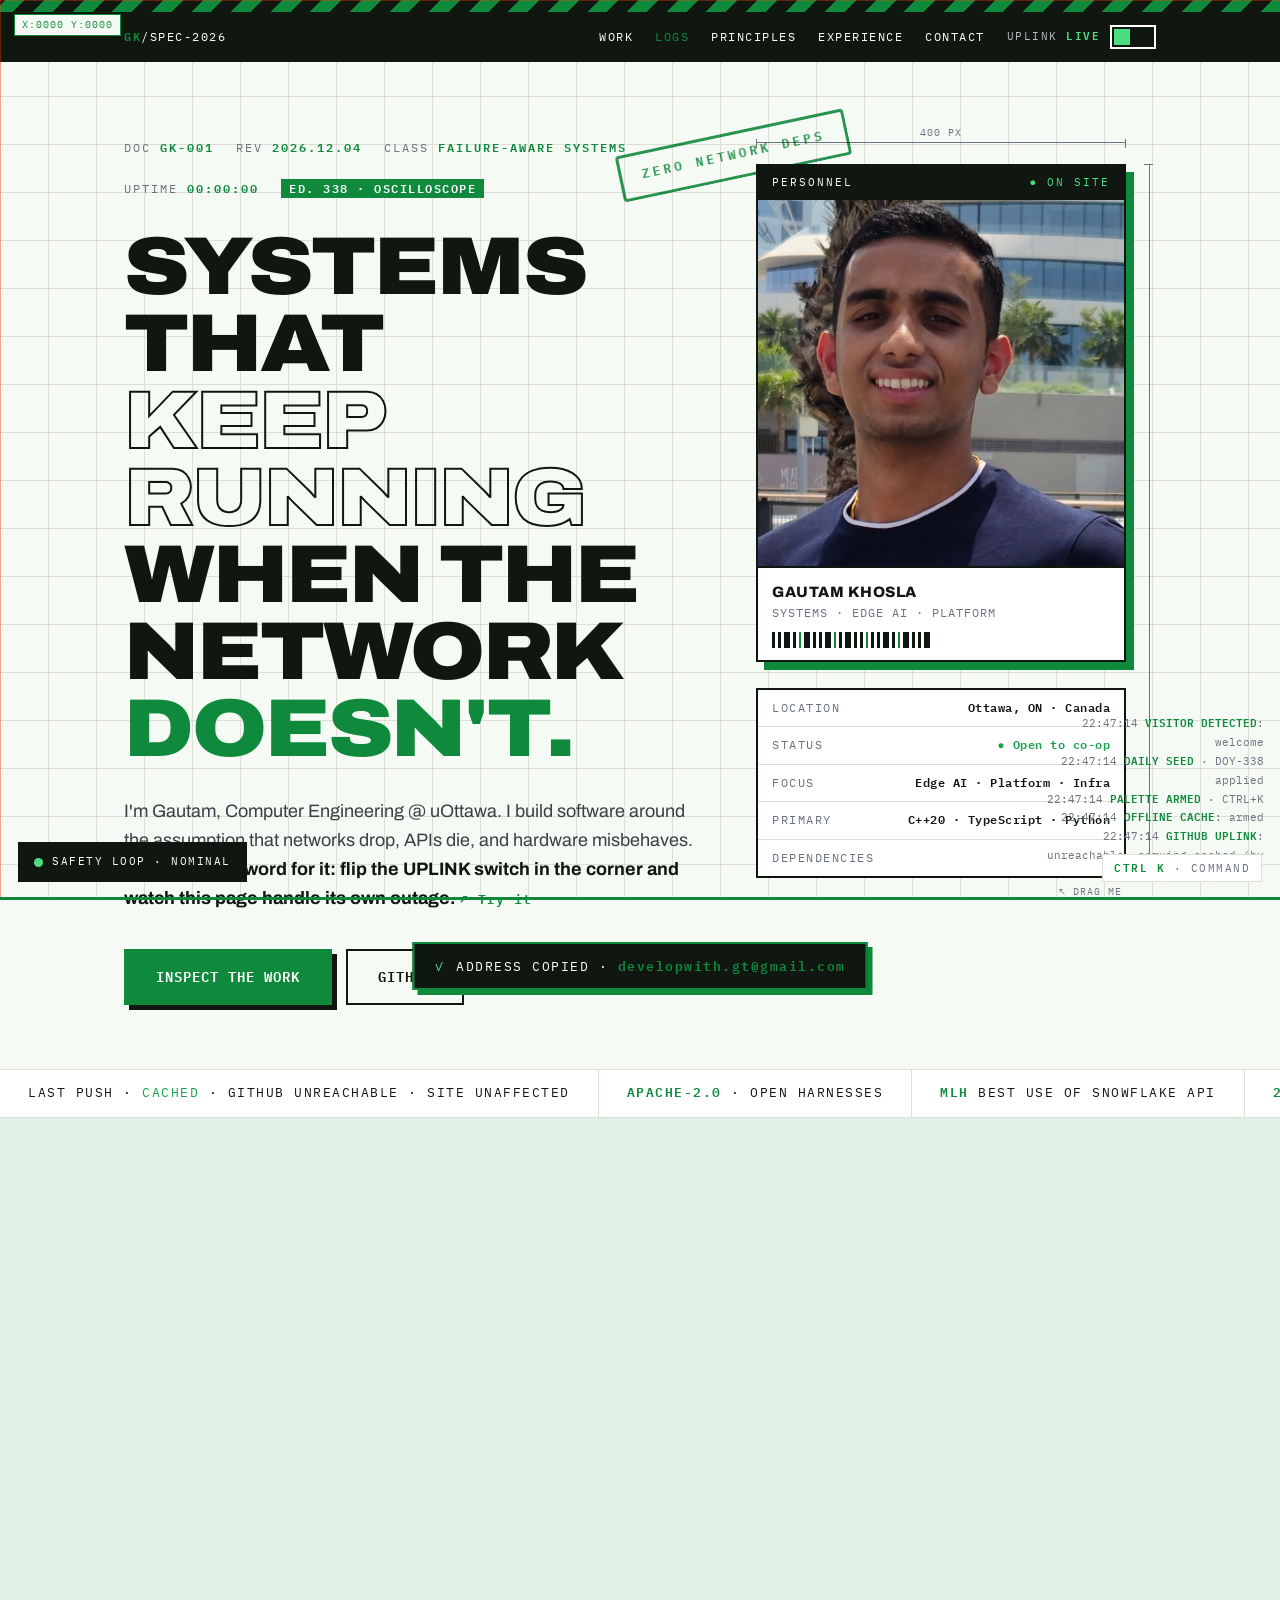
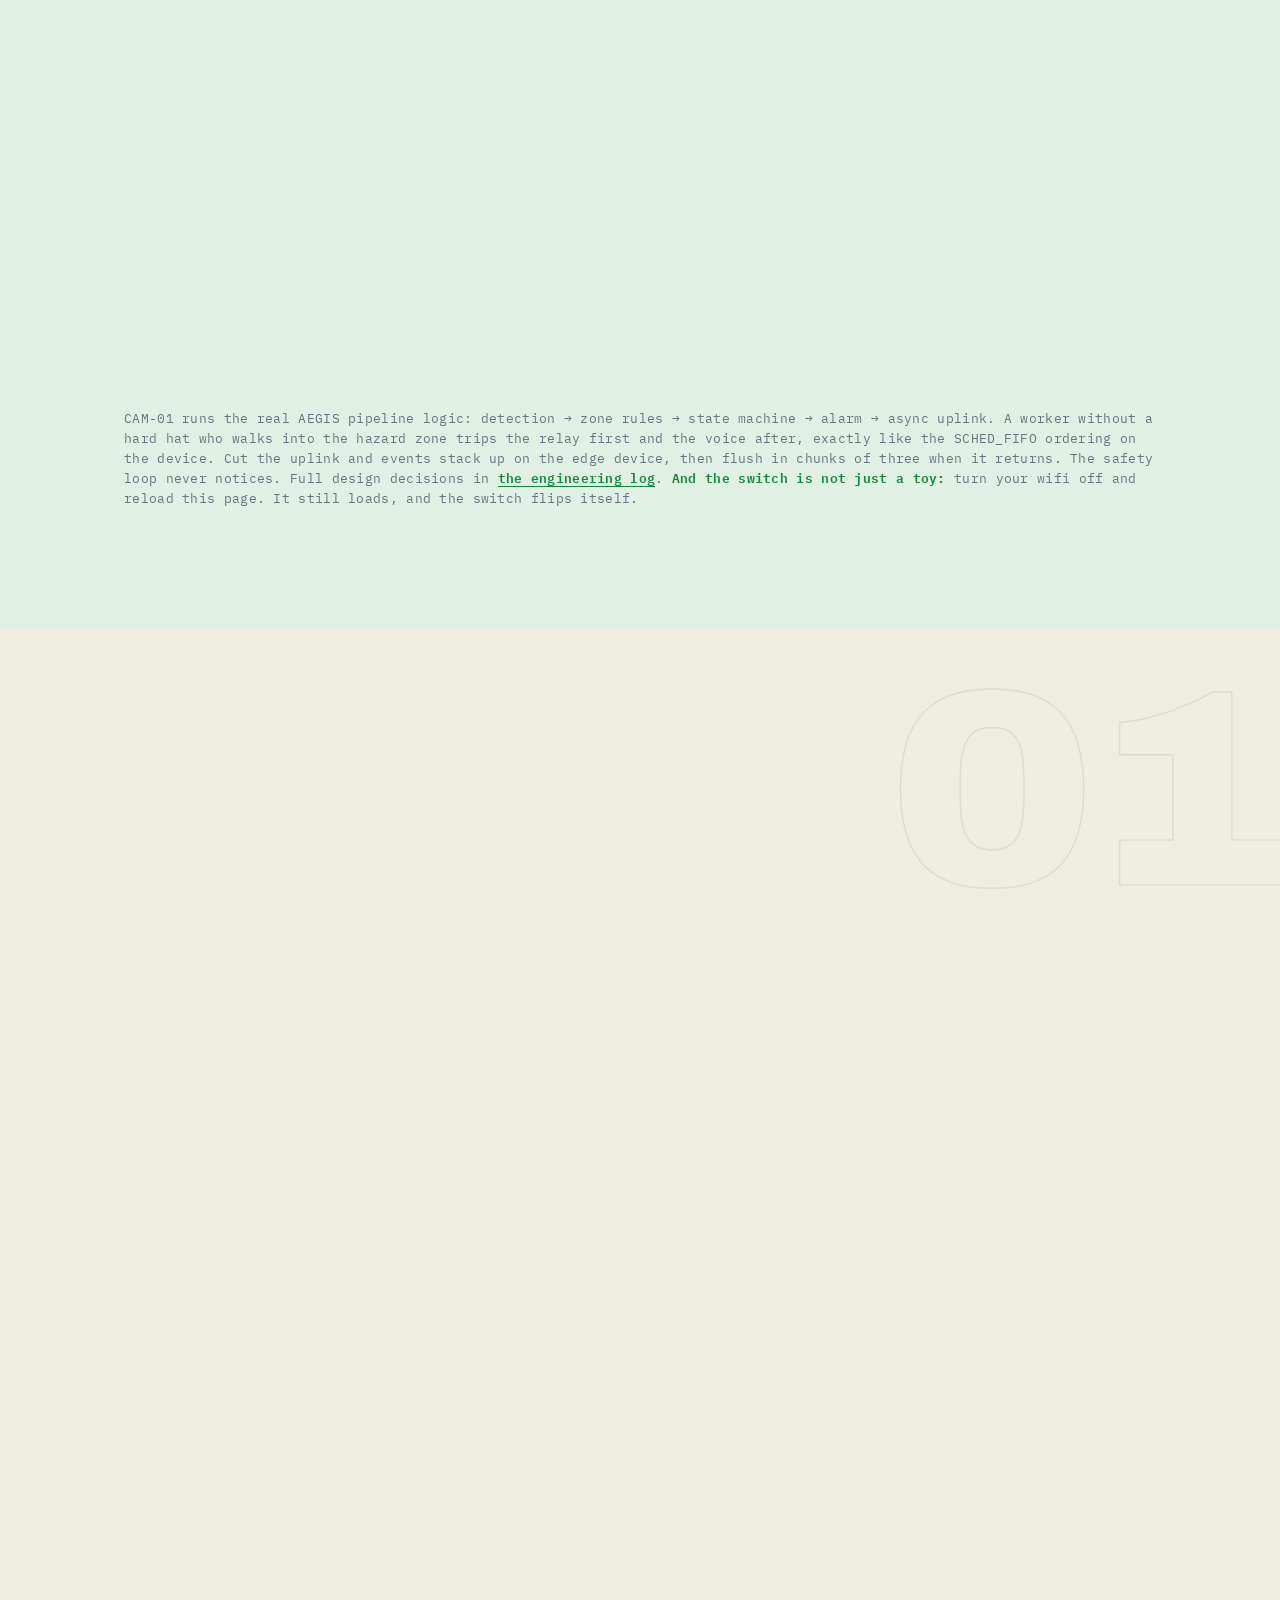
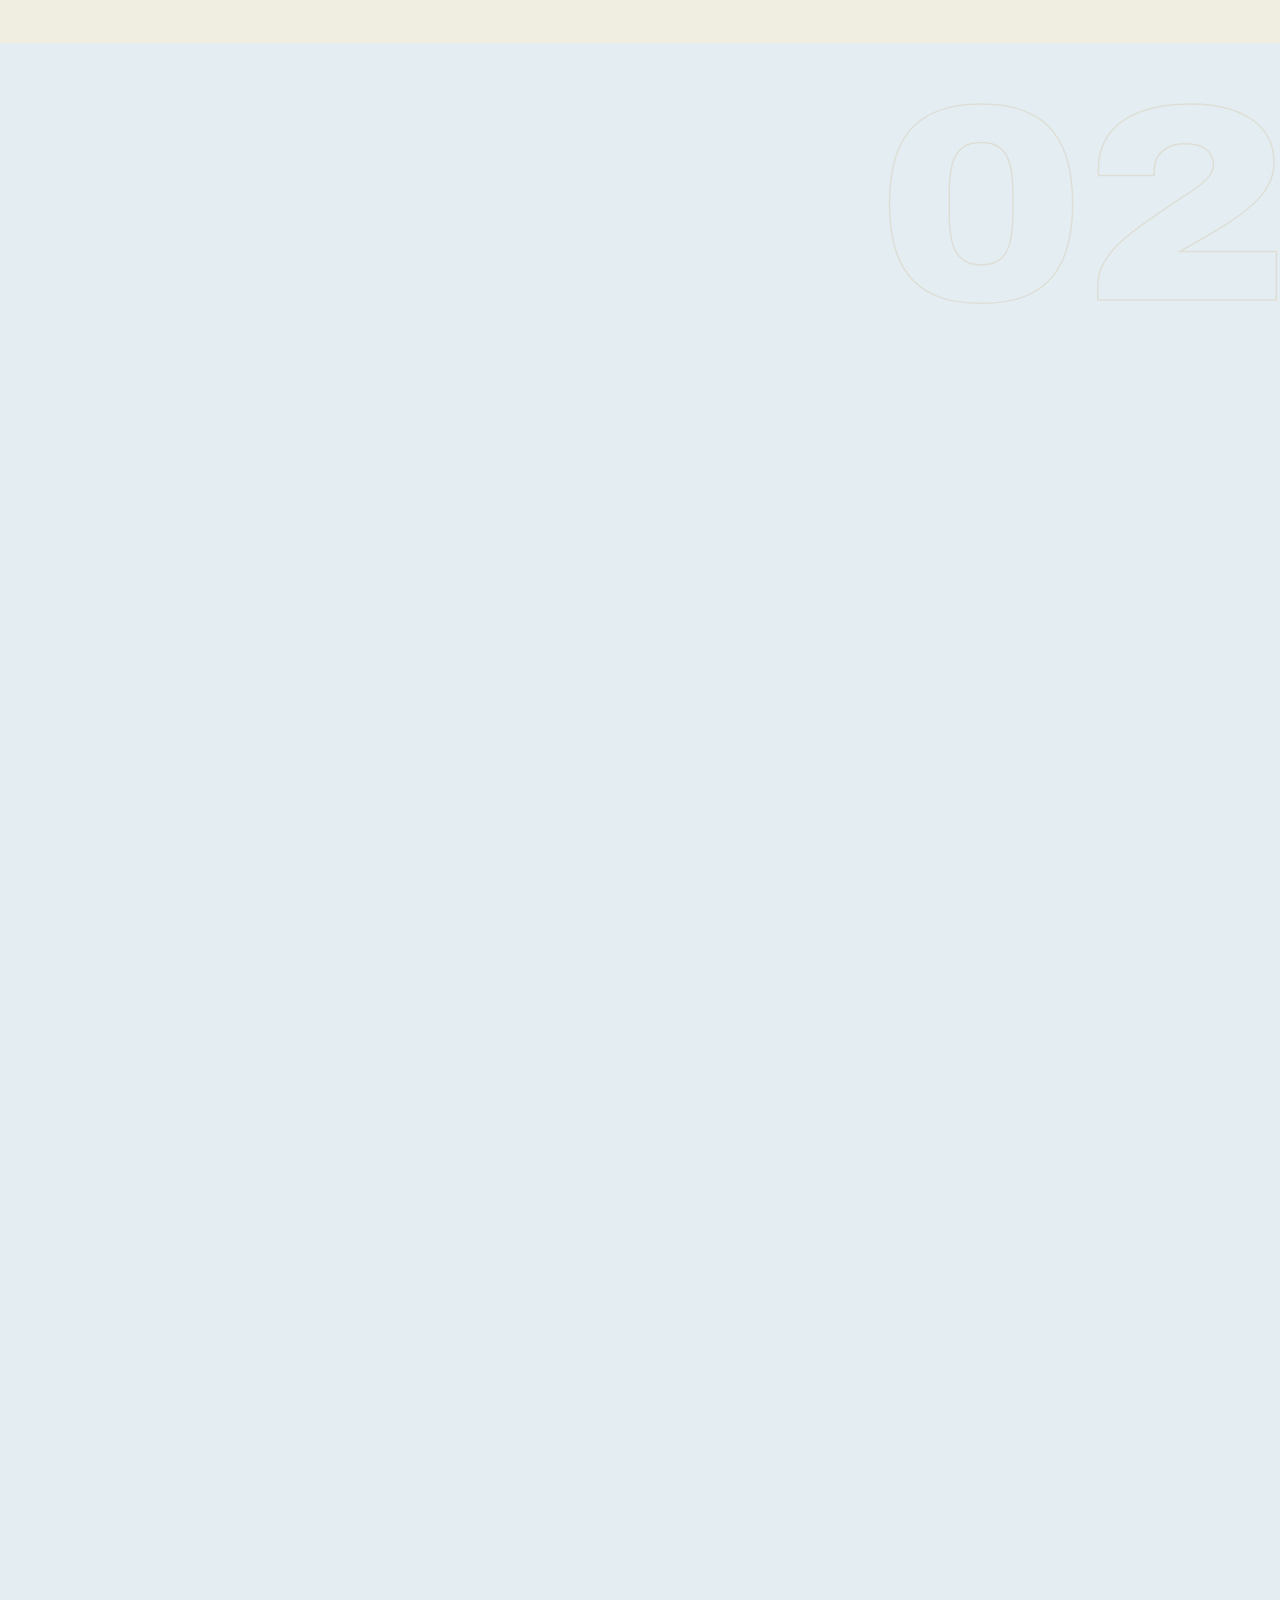
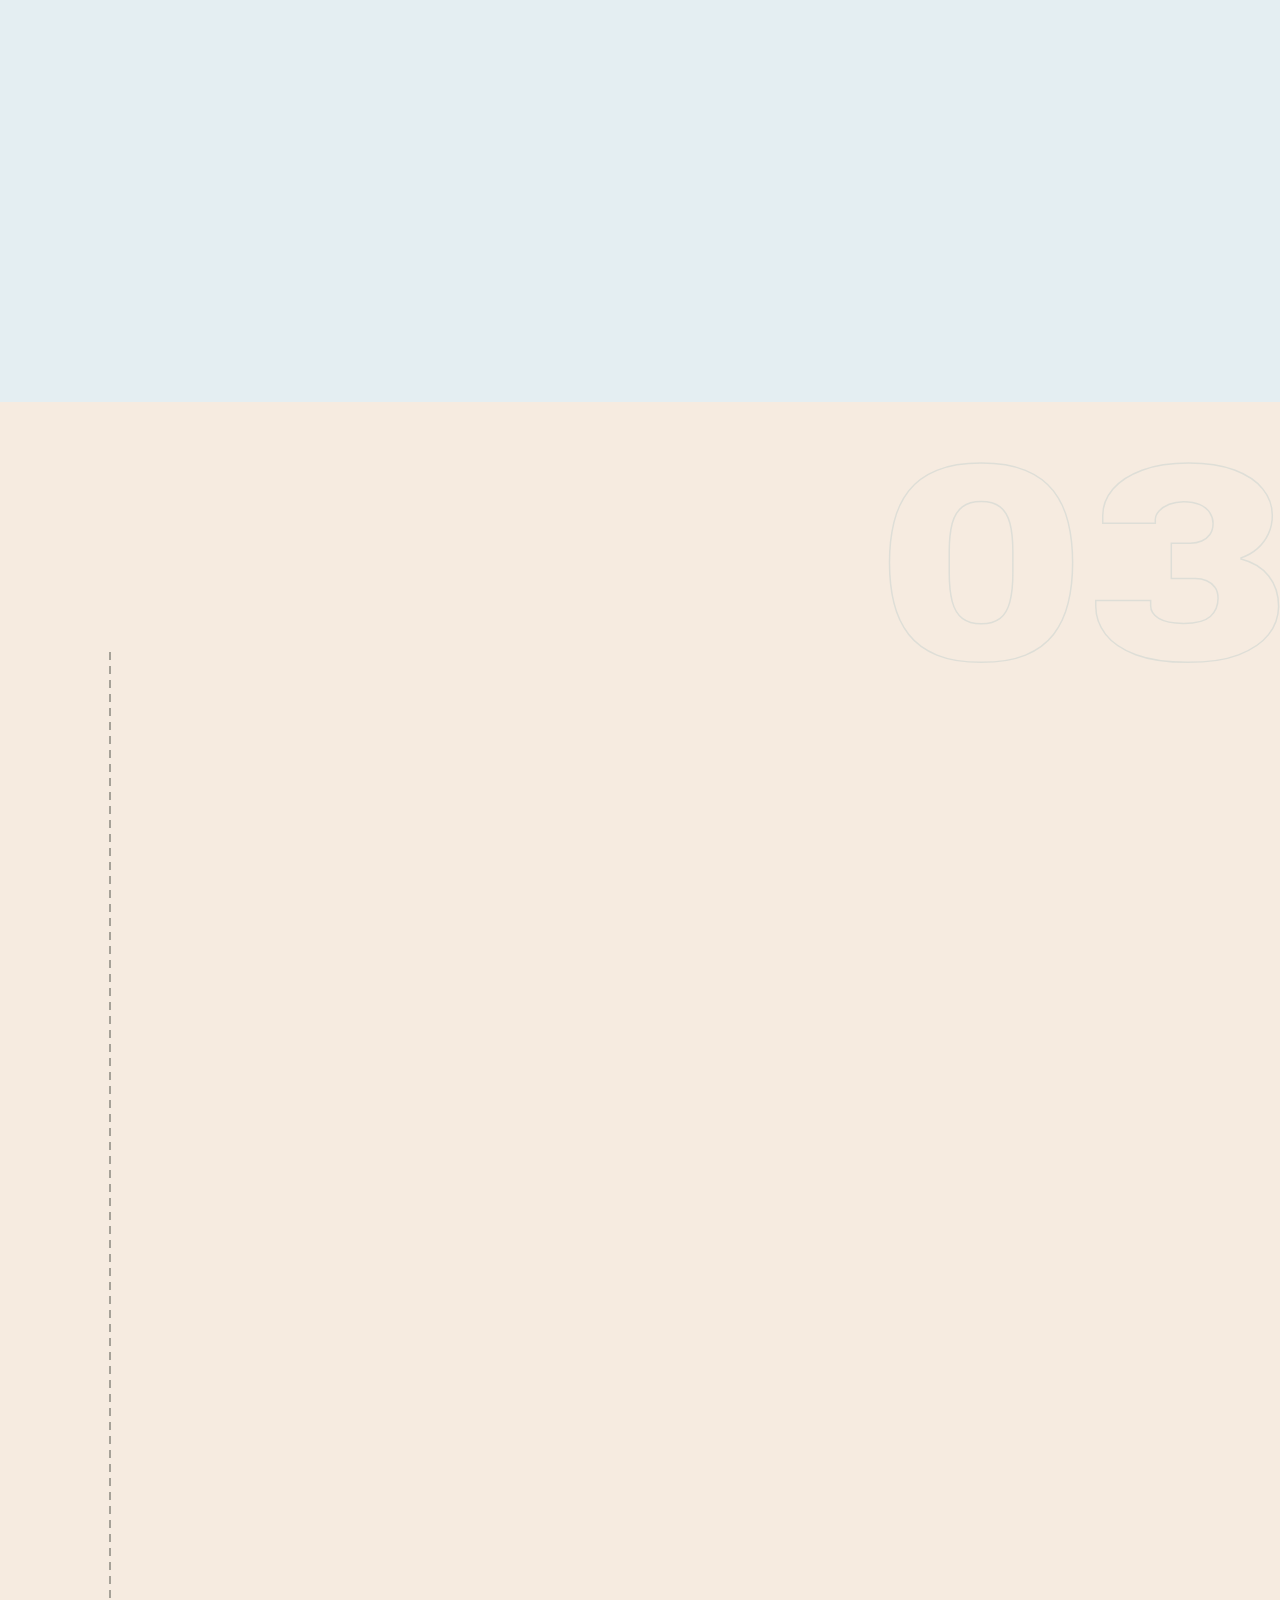
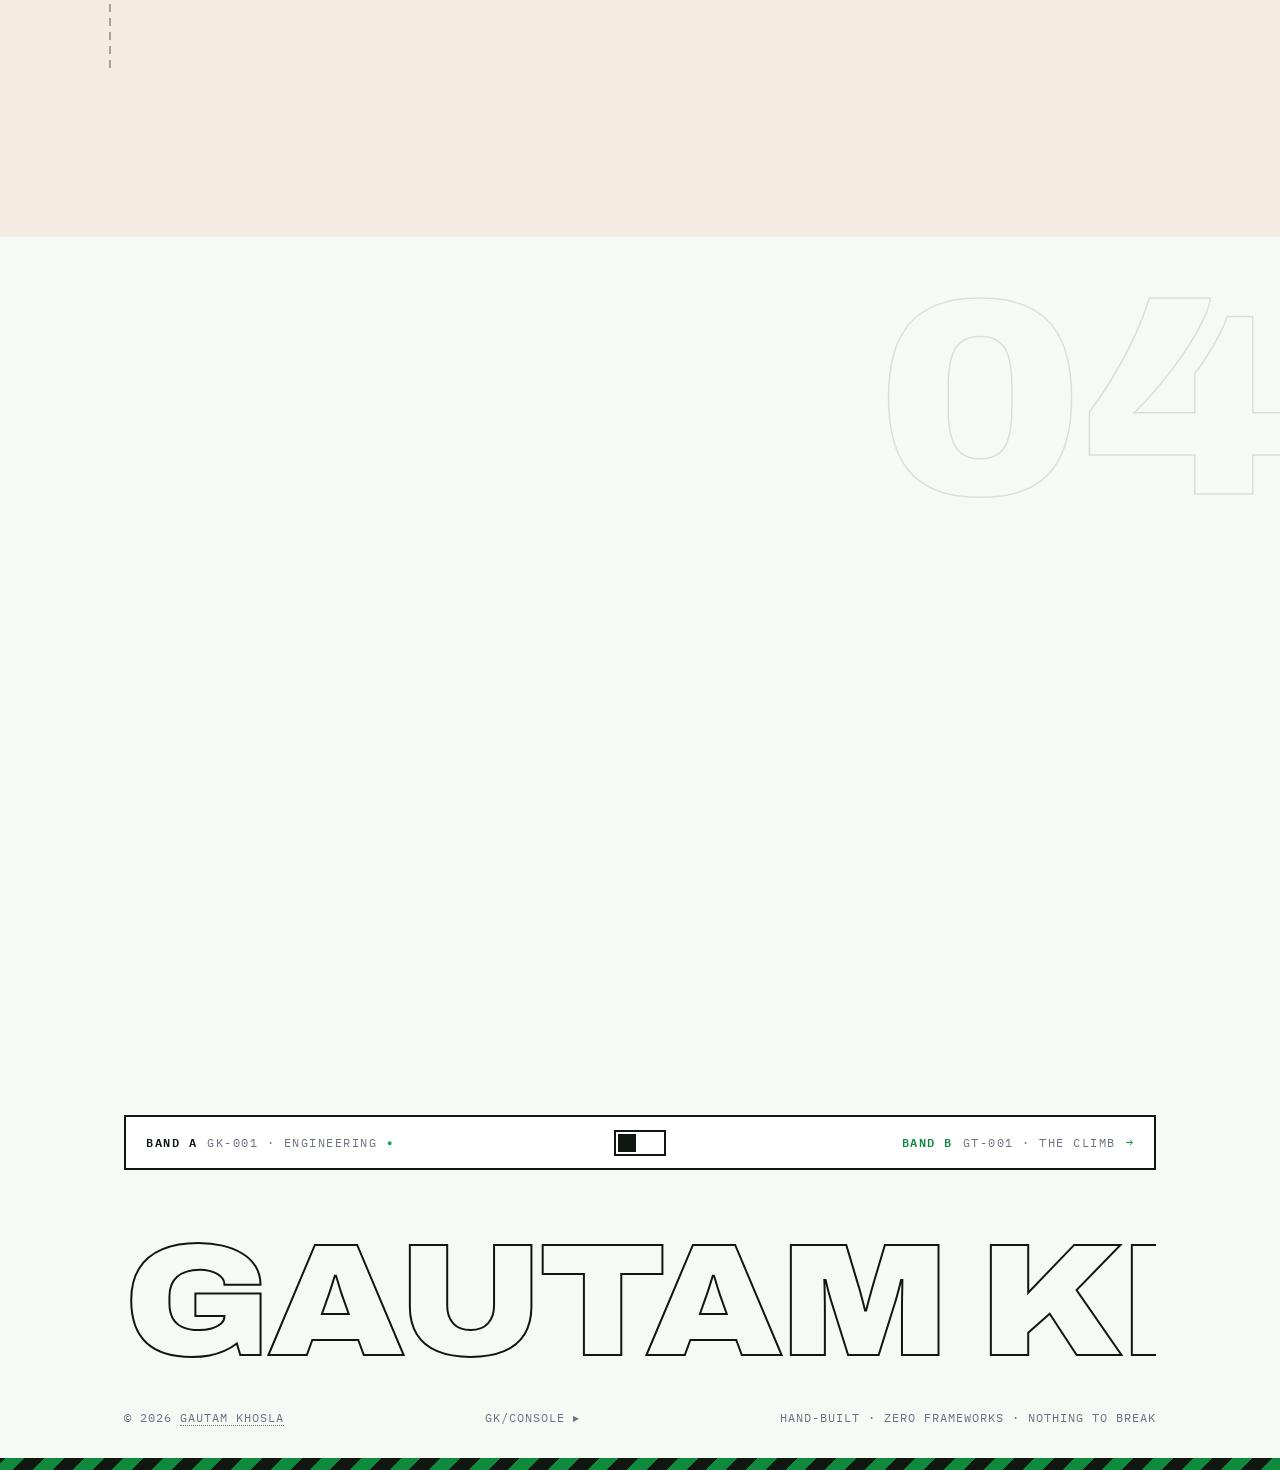
<file: index.html>
<!DOCTYPE html>
<html lang="en">
<head>
<meta charset="UTF-8">
<!-- Security. GitHub Pages cannot send HTTP headers, so this is the meta equivalent.
     Placed first in <head>: a meta CSP only governs markup parsed after it.
     Known limits of meta-CSP (per OWASP / MDN): frame-ancestors and sandbox are
     ignored here, so clickjacking is handled by a frame-buster at the top of app.js. -->
<meta http-equiv="Content-Security-Policy" content="
  default-src 'self';
  script-src 'self';
  style-src 'self';
  font-src 'self';
  img-src 'self' data:;
  connect-src 'self' https://api.github.com;
  worker-src 'self';
  manifest-src 'self';
  base-uri 'self';
  form-action 'none';
  object-src 'none';
  frame-src 'none';
  child-src 'none';
  media-src 'none';
  upgrade-insecure-requests;">
<meta name="referrer" content="strict-origin-when-cross-origin">
<meta name="viewport" content="width=device-width, initial-scale=1.0">
<title>Gautam Khosla · Software Engineer, Computer Engineering @ uOttawa</title>
<meta name="description" content="Gautam Khosla is a Computer Engineering student at the University of Ottawa building failure-aware systems: edge AI on QNX RTOS, a daily public screen of Starlink close approaches, autonomous infrastructure with approval gates, and security tooling for AI agents. Open to co-op placements.">
<meta name="author" content="Gautam Khosla">
<link rel="canonical" href="https://gautamkhosla.com/">

<meta property="og:type" content="profile">
<meta property="og:site_name" content="Gautam Khosla">
<meta property="og:locale" content="en_CA">
<meta property="og:url" content="https://gautamkhosla.com/">
<meta property="og:title" content="Gautam Khosla · Failure-Aware Systems Engineer">
<meta property="og:description" content="Systems that keep running when the network doesn't. Edge AI on QNX RTOS, autonomous infrastructure, security tooling for AI agents. Computer Engineering @ uOttawa.">
<meta property="og:image" content="https://gautamkhosla.com/og-image.png">
<meta property="og:image:width" content="1200">
<meta property="og:image:height" content="630">
<meta property="og:image:alt" content="Gautam Khosla. Systems that keep running when the network doesn't.">
<meta property="profile:first_name" content="Gautam">
<meta property="profile:last_name" content="Khosla">

<meta name="twitter:card" content="summary_large_image">
<meta name="twitter:title" content="Gautam Khosla · Failure-Aware Systems Engineer">
<meta name="twitter:description" content="Systems that keep running when the network doesn't. Flip the UPLINK switch and watch the page survive its own outage.">
<meta name="twitter:image" content="https://gautamkhosla.com/og-image.png">

<script type="application/ld+json">
{
  "@context": "https://schema.org",
  "@type": "ProfilePage",
  "dateModified": "2026-10-18",
  "mainEntity": {
    "@type": "Person",
    "@id": "https://gautamkhosla.com/#gautam-khosla",
    "name": "Gautam Khosla",
    "alternateName": "Gautam Talks",
    "url": "https://gautamkhosla.com",
    "image": "https://gautamkhosla.com/og-image.png",
    "jobTitle": "Software Engineer",
    "description": "Computer Engineering student at the University of Ottawa who builds failure-aware systems: edge AI on QNX RTOS, autonomous infrastructure with approval gates, and security tooling for AI agents.",
    "email": "mailto:developwith.gt@gmail.com",
    "address": {
      "@type": "PostalAddress",
      "addressLocality": "Ottawa",
      "addressRegion": "ON",
      "addressCountry": "CA"
    },
    "alumniOf": {
      "@type": "CollegeOrUniversity",
      "name": "University of Ottawa",
      "sameAs": "https://en.wikipedia.org/wiki/University_of_Ottawa"
    },
    "knowsAbout": [
      "Edge AI",
      "Payroll deduction computation",
      "Model calibration",
      "QNX Real-Time Operating System",
      "C++20",
      "Embedded Systems",
      "Firecracker microVMs",
      "Linux kernel configuration",
      "Go",
      "Transparency logs and merkle trees",
      "TypeScript",
      "Next.js",
      "PostgreSQL",
      "Supply-chain security for AI agents",
      "Distributed systems observability",
      "Pre-registered statistical analysis",
      "Computer vision",
      "AI agent evaluation and determinism",
      "Algorithm-based fault tolerance",
      "Silent data corruption and GPU numerics",
      "Extreme value statistics",
      "Software bill of materials and VEX",
      "Binary analysis and symbol tables",
      "Transparency logs and pre-registration",
      "Integrity monitoring and GPS-denied positioning",
      "SLAM and state estimation",
      "Model Context Protocol tool integrity",
      "Supply chain security and signed release provenance",
      "Orbital mechanics and SGP4 propagation",
      "Conjunction screening in low Earth orbit",
      "EU Cyber Resilience Act vulnerability reporting",
      "Graph databases and Cypher",
      "Clinical decision support with CDS Hooks and FHIR"
    ],
    "award": [
      "MLH Best Use of Snowflake API, HackConcordia",
      "Credits Pool Winner, The Zerops Challenge by WeMakeDevs"
    ],
    "sameAs": [
      "https://github.com/GautamTalksDev",
      "https://orcid.org/0009-0006-7404-8877",
      "https://www.linkedin.com/in/gautam-khosla/",
      "https://www.youtube.com/@GautamKhoslaOfficial",
      "https://www.instagram.com/gautamk.talks/",
      "https://x.com/HeyGautamTalks",
      "https://bio.site/gautamtalks",
      "https://gautamtalks.com"
    ],
    "subjectOf": [
      {
        "@type": "Article",
        "name": "AEGIS Engineering Log",
        "url": "https://gautamkhosla.com/aegis.html"
      },
      {
        "@type": "Article",
        "name": "Mayfly Guest Engineering Log",
        "url": "https://gautamkhosla.com/mayfly.html"
      },
      {
        "@type": "Article",
        "name": "Plumbline Engineering Log",
        "url": "https://gautamkhosla.com/plumbline.html"
      },
      {
        "@type": "Article",
        "name": "label-to-lab Engineering Log",
        "url": "https://gautamkhosla.com/labtolab.html"
      },
      {
        "@type": "Article",
        "name": "Vernier Engineering Log",
        "url": "https://gautamkhosla.com/vernier.html"
      },
      {
        "@type": "Article",
        "name": "Cairn Engineering Log",
        "url": "https://gautamkhosla.com/cairn.html"
      },
      {
        "@type": "Article",
        "name": "mcp-pin Engineering Log",
        "url": "https://gautamkhosla.com/mcppin.html"
      },
      {
        "@type": "ScholarlyArticle",
        "name": "Calibrating the Checksum: An Empirical False-Positive Bound for One-Sided ABFT on bfloat16 GEMM, and What It Fails to Catch",
        "identifier": "https://doi.org/10.5281/zenodo.22054179",
        "sameAs": "https://arxiv.org/abs/2610.02240",
        "url": "https://gautamkhosla.com/assay.html"
      },
      {
        "@type": "ScholarlyArticle",
        "name": "Binary Grounded VEX Clearance Fails Three Times: Upstream of Evidence, on Internal Symbols, and on Version Applicability",
        "identifier": "https://doi.org/10.5281/zenodo.22099794",
        "url": "https://gautamkhosla.com/lading.html"
      },
      {
        "@type": "Dataset",
        "name": "LADING CP-11: a hand labelled corpus and stage attributed failure map for binary grounded VEX clearance across 55 shipped artifacts",
        "identifier": "https://doi.org/10.5281/zenodo.22093232"
      },
      {
        "@type": "TechArticle",
        "name": "PLIMSOLL Pre-Registration and Attestation Specification, Version 1",
        "identifier": "https://doi.org/10.5281/zenodo.22107451",
        "url": "https://gautamkhosla.com/plimsoll.html"
      },
      {
        "@type": "Article",
        "name": "Takehome Engineering Log",
        "url": "https://gautamkhosla.com/takehome.html"
      },
      {
        "@type": "ScholarlyArticle",
        "name": "Confident Where People Disagree: A preregistered, bias-corrected test of whether TypeSafe AI's Jev lowers its confidence when humans disagree, on ChaosNLI",
        "identifier": "https://doi.org/10.5281/zenodo.22971491",
        "url": "https://gautamkhosla.com/jevbench.html"
      },
      {
        "@type": "Article",
        "name": "DODGE Engineering Log",
        "url": "https://gautamkhosla.com/dodge.html"
      },
      {
        "@type": "Article",
        "name": "jevbench Engineering Log",
        "url": "https://gautamkhosla.com/jevbench.html"
      }
    ]
  }
}
</script>

<link rel="icon" href="data:image/svg+xml,%3Csvg xmlns='http://www.w3.org/2000/svg' viewBox='0 0 64 64'%3E%3Crect width='64' height='64' fill='%23FF4100'/%3E%3Ctext x='32' y='44' font-family='monospace' font-size='30' font-weight='700' fill='white' text-anchor='middle'%3EGK%3C/text%3E%3C/svg%3E">
<link rel="preload" href="fonts/archivo-var.woff2" as="font" type="font/woff2" crossorigin>
<link rel="preload" href="fonts/plexmono-400.woff2" as="font" type="font/woff2" crossorigin>
<link rel="stylesheet" href="styles.css">
</head>
<body>

<div id="chx"></div><div id="chy"></div><div id="coord">X:0000 Y:0000</div>

<div class="hazard"></div>

<div class="topbar">
  <div class="wrap">
    <a href="#top"><b class="acc">GK</b>/SPEC-2026</a>
    <div class="right">
      <a href="#work" class="scramble">WORK</a>
      <a href="#work" class="scramble loglink">LOGS</a>
      <a href="#principles" class="scramble">PRINCIPLES</a>
      <a href="#experience" class="scramble">EXPERIENCE</a>
      <a href="#contact" class="scramble">CONTACT</a>
      <div class="killswitch" id="kill" role="switch" aria-checked="false" tabindex="0" title="Simulate a network outage">
        <span class="lbl">UPLINK <b id="linkState">LIVE</b></span>
        <div class="sw"></div>
      </div>
    </div>
  </div>
</div>

<header id="top">
  <div class="stamp">Inspected &amp; Approved</div>
  <div class="wrap">
    <div class="hero">
      <div>
        <div class="doc-ref">
          <span>DOC <b>GK-001</b></span>
          <span>REV <b id="revDate">2026.07</b></span>
          <span>CLASS <b class="scramble-auto">FAILURE-AWARE SYSTEMS</b></span>
          <span>UPTIME <b id="clock">00:00:00</b></span>
          <span><b class="edition" id="edition">EDITION</b></span>
        </div>
        <h1>
          <span class="row"><span>Systems that</span></span>
          <span class="row"><span class="outline">keep running</span></span>
          <span class="row"><span>when the network <span class="accent">doesn't.</span></span></span>
        </h1>
        <p class="lede">I'm Gautam, Computer Engineering @ uOttawa. I build software around the assumption that networks drop, APIs die, and hardware misbehaves. <strong>Don't take my word for it: flip the UPLINK switch in the corner and watch this page handle its own outage.</strong> <span class="try-me">Try it</span></p>
        <div class="cta-row">
          <a class="btn btn-primary" href="#work">Inspect the work</a>
          <a class="btn btn-ghost" href="https://github.com/GautamTalksDev">GitHub</a>
        </div>
      </div>

      <div class="badge-zone">
        <div class="dim dim-t"><span>400 PX</span></div>
        <div class="dim dim-r"><span>PERSONNEL REF. 01</span></div>
        <aside class="badge" id="badge">
          <div class="badge-head"><span>PERSONNEL</span><span class="live" id="badgeLive">● ON SITE</span></div>
          <div class="badge-photo"><img src="profile.jpg" alt="Gautam Khosla" width="800" height="800" draggable="false"></div>
          <div class="badge-foot">
            <div class="nm">Gautam Khosla</div>
            <div class="rl">SYSTEMS · EDGE AI · PLATFORM</div>
            <div class="badge-bars" aria-hidden="true"><i></i><i></i><i></i><i></i><i></i><i></i><i></i><i></i><i></i><i></i><i></i><i></i><i></i><i></i><i></i><i></i><i></i><i></i><i></i><i></i><i></i><i></i><i></i><i></i></div>
          </div>
        </aside>
        <span class="drag-hint">↖ DRAG ME</span>
        <div class="quickspec">
          <div><span>LOCATION</span><b>Ottawa, ON · Canada</b></div>
          <div><span>STATUS</span><b class="avail">Open to co-op</b></div>
          <div><span>FOCUS</span><b>Edge AI · Platform · Infra</b></div>
          <div><span>PRIMARY</span><b>C++20 · TypeScript · Python</b></div>
          <div><span>DEPENDENCIES</span><b>0</b></div>
        </div>
      </div>
    </div>
  </div>

  <div class="ticker" aria-hidden="true">
    <div class="ticker-track" id="tickerTrack">
      <span class="live-slot">LAST PUSH · <i>CHECKING…</i></span><span><b>APACHE-2.0</b> · OPEN HARNESSES</span><span><b>MLH</b> BEST USE OF SNOWFLAKE API</span><span><b>2ND</b> · CIVIC TECH · HACK THE HILL III</span><span><b>80 / 80</b> · RECALL VS BRUTE FORCE · DODGE</span><span><b>8,838 / 9,002</b> · AGREE WITH THE CRA</span><span><b>C++20</b> ON QNX RTOS</span><span><b>0</b> NETWORK DEPS IN THE SAFETY LOOP</span><span><b>4</b> QNX PROCESSES · 0 DROPS</span>
      <span class="live-slot">LAST PUSH · <i>CHECKING…</i></span><span><b>APACHE-2.0</b> · OPEN HARNESSES</span><span><b>MLH</b> BEST USE OF SNOWFLAKE API</span><span><b>2ND</b> · CIVIC TECH · HACK THE HILL III</span><span><b>80 / 80</b> · RECALL VS BRUTE FORCE · DODGE</span><span><b>8,838 / 9,002</b> · AGREE WITH THE CRA</span><span><b>C++20</b> ON QNX RTOS</span><span><b>0</b> NETWORK DEPS IN THE SAFETY LOOP</span><span><b>4</b> QNX PROCESSES · 0 DROPS</span>
    </div>
  </div>
</header>

<section id="sim-sec" data-log="SEC.00 · LIVE SIMULATION">
  <div class="wrap">
    <div class="sec-head reveal"><span class="sec-no">SEC. 00</span><h2>Live simulation · <span id="simName">AEGIS</span></h2></div>
    <div class="sim-tabs reveal" role="tablist" aria-label="Choose a camera">
      <button class="sim-tab on" role="tab" id="tabAegis" data-sim="aegis" aria-selected="true" aria-controls="simShell">CAM-01 · WORKSITE<i>AEGIS · EDGE SAFETY LOOP · SOLO</i></button>
      <button class="sim-tab" role="tab" id="tabPl" data-sim="pl" aria-selected="false" aria-controls="simShell" tabindex="-1">CAM-02 · STREET<i>PORCHLIGHT · NEIGHBOUR MESH · TEAM OF FOUR</i></button>
    </div>
    <div class="sim-shell reveal" id="simShell" role="tabpanel" aria-labelledby="tabAegis">
      <div class="sim-bar" data-cam="aegis">
        <span><b>AEGIS-SIM</b> · CAM-01 · WORKSITE · ZONE A</span>
        <span class="rec">● REC</span>
        <span>SSD-MOBILENET · 300×300 · ON-DEVICE</span>
      </div>
      <div class="sim-bar is-off" data-cam="pl">
        <span><b>PORCHLIGHT-SIM</b> · CAM-02 · STREET · GRID DOWN</span>
        <span class="gossip">● GOSSIP</span>
        <span>LOSS 30% · DROPPED <span id="plDrop">0</span></span>
      </div>
      <canvas id="townCv" width="1000" height="380" role="img" aria-label="One town in a storm. At the west end, a worksite where AEGIS watches workers for hard hats and fires a relay when someone enters the hazard zone without one. At the east end, a street where Porchlight passes calls for help between neighbours' laptops to City Hall."></canvas>
      <div class="sim-foot" data-cam="aegis">
        <div class="sim-cell"><div class="k">SAFETY STATE</div><div class="v safe" id="simState">SAFE</div></div>
        <div class="sim-cell"><div class="k">RELAY / GPIO</div><div class="v" id="simRelay">IDLE</div></div>
        <div class="sim-cell"><div class="k">EVENTS UPLINKED</div><div class="v orange" id="simSent">0</div></div>
        <div class="sim-cell"><div class="k">OFFLINE BUFFER</div><div class="v" id="simBuf">0</div></div>
      </div>
      <div class="sim-foot is-off" data-cam="pl">
        <div class="sim-cell"><div class="k">CITY LINK</div><div class="v safe" id="plLink">LIVE</div></div>
        <div class="sim-cell"><div class="k">HELD ON THE STREET</div><div class="v" id="plHeld">0</div></div>
        <div class="sim-cell"><div class="k">DELIVERED · EXACTLY ONCE</div><div class="v orange" id="plDel">0</div></div>
        <div class="sim-cell"><div class="k">CALLS LOST</div><div class="v safe" id="plLost">0 OF 0</div></div>
      </div>
    </div>
    <p class="sim-note reveal"><b>One town, one storm.</b> The worksite at the west end runs AEGIS; the street at the east end runs Porchlight. <b>Flip the UPLINK switch above</b> and the same outage hits both at once. Switch cameras to fly across town, or drag to orbit. Drawn in 3D with a hand-written projection and no library, so this page still makes zero third-party requests.</p>
    <p class="sim-note" data-cam="aegis">CAM-01 runs the real AEGIS pipeline logic: detection → zone rules → state machine → alarm → async uplink. A worker without a hard hat who walks into the hazard zone trips the relay first and the voice after, exactly like the SCHED_FIFO ordering on the device. Cut the uplink and events stack up on the edge device, then flush in chunks of three when it returns. The safety loop never notices. Full design decisions in <a href="aegis.html">the engineering log</a>. <b>And the switch is not just a toy:</b> turn your wifi off and reload this page. It still loads, and the switch flips itself.</p>
    <p class="sim-note is-off" data-cam="pl">CAM-02 is a sketch of Porchlight's delivery rules: a beacon press is resent until a neighbour's node acknowledges it, nodes gossip every call to each other and repair gaps on the next exchange, and <b>30% of all messages are dropped on purpose</b>. Cut the uplink and calls wait on the street, then reach City Hall exactly once when it returns. The project's own test runs 30 nodes, cuts the City link 50 times, and delivers 200 of 200 calls. Like this one, it is a simulation, not a field trial. Built by a team of four at Hack the Hill III, second place in Civic Technology. <a rel="noopener noreferrer external" href="https://github.com/GautamTalksDev/porchlight">Read the source</a>.</p>
  </div>
</section>

<section id="work" data-log="SEC.01 · INSPECTING WORK">
  <div class="ghost-no">01</div>
  <div class="wrap">
    <div class="sec-head reveal"><span class="sec-no">SEC. 01</span><h2>Selected work</h2></div>

    <div class="showcase reveal" id="showcase" aria-roledescription="carousel">
      <div class="rail" id="rail">

        <!-- DODGE (GK-013). SOURCES: DODGE README (355,848; first screen 11,143 / 4,502 / 12,290), docs/VALIDATION.md
             (80 of 80; 53 vs 97.5 degree crossing), docs/METHOD.md (SGP4, under 5 km kept, not collision probabilities). -->
        <div class="slide active">
          <div class="slide-viz" aria-hidden="true">
            <svg viewBox="0 0 420 220" xmlns="http://www.w3.org/2000/svg">
              <text x="10" y="18" fill="#6B7280" font-family="monospace" font-size="10" letter-spacing="2">CLOSE APPROACHES · NEXT 24 H · PUBLIC DATA</text>
              <path d="M10 150 C120 40, 300 40, 410 120" fill="none" stroke="#6B7280" stroke-width="1.5"/>
              <path d="M20 48 C150 160, 290 170, 410 70" fill="none" stroke="#6B7280" stroke-width="1.5"/>
              <text x="390" y="134" fill="#6B7280" font-family="monospace" font-size="9">53&#176;</text>
              <text x="26" y="40" fill="#6B7280" font-family="monospace" font-size="9">97.5&#176;</text>
              <path class="dtrk" d="M10 150 C108.1 51.9, 261.9 41.3, 372.1 96.9" fill="none" stroke="#FF4100" stroke-width="2.4" stroke-linecap="round"/>
              <circle class="dpip" cx="372.1" cy="96.9" r="5" fill="#C4453A"/>
              <path class="dpip" d="M318 100 L364 97.5" stroke="#C4453A" stroke-width="1"/>
              <text class="dpip" x="252" y="104" fill="#C4453A" font-family="monospace" font-size="9.5">PASS &lt; 5 KM</text>
              <text x="10" y="176" fill="#D7DBE4" font-family="monospace" font-size="9">11,143 STARLINK &#183; 4,502 OTHERS &#183; 12,290 PASSES &lt; 5 KM (DAY 1)</text>
              <text x="10" y="192" fill="#D7DBE4" font-family="monospace" font-size="9">RECALL 80 / 80 VS BRUTE FORCE</text>
              <text x="10" y="210" fill="#C4453A" font-family="monospace" font-size="9">SCREENING GRADE. NOT A COLLISION PROBABILITY.</text>
            </svg>
          </div>
          <div class="slide-txt">
            <div class="sk">SHOWCASE A/F &#183; ORBITS / OPEN DATA</div>
            <h3>DODGE <span class="net-tag cloud">SIGNED DAILY &#183; PUBLIC DATA</span></h3>
            <div class="tg">Who makes Starlink dodge</div>
            <p>Starlink moved out of the way 355,848 times in a year, by SpaceX's count in its FCC reports as published by Space.com. Screening is free; who causes the risk is not published. Every day DODGE propagates every tracked object with a public orbit in Starlink's altitude band with SGP4, finds each pass under 5 km and names the owner. Its fast screen found 80 of 80 passes a brute force search found, and each day's data is hash-chained and signed.</p>
            <!-- SOURCE: github.com/GautamTalksDev/maneuver-ledger README.md results table (read 18 Oct 2026): 207,152 filed with the FCC; not reproduced from public element sets. -->
            <p class="fup">Follow-up: SpaceX filed 207,152 avoidance maneuvers with the FCC, and public element sets could not reproduce that count (a detection limit). <a href="https://dodge.gautamkhosla.com/ledger/" rel="noopener noreferrer external">See the Maneuver Ledger &#8599;</a></p>
            <a href="dodge.html">READ THE ENGINEERING LOG &#8594;</a>
          </div>
        </div>

        <div class="slide">
          <div class="slide-viz" aria-hidden="true">
            <svg viewBox="0 0 420 220" xmlns="http://www.w3.org/2000/svg">
              <text x="10" y="18" fill="#6B7280" font-family="monospace" font-size="10" letter-spacing="2">EDGE PIPELINE · QNX · SCHED_FIFO</text>
              <g font-family="monospace" font-size="10.5" fill="#D7DBE4">
                <rect x="10" y="45" width="82" height="34" fill="none" stroke="#6B7280" stroke-width="1.5"/><text x="20" y="66">capture</text>
                <rect x="118" y="45" width="82" height="34" fill="none" stroke="#6B7280" stroke-width="1.5"/><text x="132" y="66">vision</text>
                <rect x="226" y="45" width="82" height="34" fill="none" stroke="#FF4100" stroke-width="2"/><text x="240" y="66" fill="#FF4100">safety</text>
                <rect x="334" y="45" width="76" height="34" fill="none" stroke="#6B7280" stroke-width="1.5" stroke-dasharray="4 3"/><text x="344" y="66">uplink</text>
              </g>
              <path class="flow" d="M92 62 H118 M200 62 H226 M308 62 H334" stroke="#FF4100" stroke-width="2" fill="none"/>
              <path d="M267 79 V120" stroke="#FF4100" stroke-width="2" fill="none"/>
              <rect class="relay-blip" x="240" y="120" width="54" height="30" fill="#2A2C33" stroke="#FF4100" stroke-width="2"/>
              <text x="247" y="139" fill="#fff" font-family="monospace" font-size="10">RELAY</text>
              <text x="240" y="172" fill="#6B7280" font-family="monospace" font-size="9.5">P30 FIRST · VOICE P8 AFTER</text>
              <text x="334" y="100" fill="#6B7280" font-family="monospace" font-size="9.5">async · optional</text>
            </svg>
          </div>
          <div class="slide-txt">
            <div class="sk">SHOWCASE B/F · EDGE / RTOS</div>
            <h3>AEGIS <span class="net-tag edge">EDGE · SURVIVES OUTAGE</span></h3>
            <div class="tg">The safety loop never touches the network</div>
            <p>C++20 on QNX 8.0, four processes over MsgSend/MsgReceive, detection to relay entirely on-device. The dashed uplink box is the point: it's the only optional part.</p>
            <a href="aegis.html">READ THE ENGINEERING LOG →</a>
          </div>
        </div>

        <div class="slide">
          <div class="slide-viz" aria-hidden="true">
            <svg viewBox="0 0 420 220" xmlns="http://www.w3.org/2000/svg">
              <text x="10" y="18" fill="#6B7280" font-family="monospace" font-size="10" letter-spacing="2">PINNED AT APPROVAL &#183; RE-DERIVED EVERY CONNECT</text>
              <g font-family="monospace" font-size="10.5" fill="#D7DBE4">
                <rect x="10" y="40" width="96" height="34" fill="none" stroke="#6B7280" stroke-width="1.5"/><text x="24" y="61">client</text>
                <rect x="138" y="40" width="112" height="34" fill="none" stroke="#FF4100" stroke-width="2"/><text x="152" y="61" fill="#FF4100">mcp-pin</text>
                <rect x="282" y="40" width="96" height="34" fill="none" stroke="#6B7280" stroke-width="1.5" stroke-dasharray="4 3"/><text x="296" y="61">server</text>
              </g>
              <path class="flow" d="M106 57 H138" stroke="#FF4100" stroke-width="2" fill="none"/>
              <path d="M250 57 H282" stroke="#C4453A" stroke-width="2" fill="none" stroke-dasharray="4 4"/>
              <text x="254" y="34" fill="#C4453A" font-family="monospace" font-size="9">blocked</text>
              <g font-family="monospace" font-size="10">
                <text x="10" y="106" fill="#6B7280">pinned</text>
                <rect class="kh k1" x="76" y="96" width="150" height="13" fill="#6B7280"/>
                <text x="10" y="132" fill="#FF4100">observed</text>
                <rect class="kh k2" x="76" y="122" width="150" height="13" fill="#FF4100"/>
              </g>
              <rect class="kblock" x="10" y="150" width="180" height="24" fill="none" stroke="#C4453A" stroke-width="2"/>
              <text class="kblock" x="22" y="167" fill="#C4453A" font-family="monospace" font-size="10.5" letter-spacing="1">SESSION BLOCKED</text>
              <text x="204" y="167" fill="#6B7280" font-family="monospace" font-size="9">QUEUED CALLS NOT FORWARDED</text>
              <text x="10" y="196" fill="#6B7280" font-family="monospace" font-size="9">4,812 LOG ENTRIES &#183; 248 SERVERS &#183; CHAIN INTACT, HEAD SIGNED</text>
              <text x="10" y="212" fill="#6B7280" font-family="monospace" font-size="9">ZERO INFERENCE. IT HASHES AND COMPARES.</text>
            </svg>
          </div>
          <div class="slide-txt">
            <div class="sk">SHOWCASE C/F &#183; AGENT SECURITY</div>
            <h3>mcp-pin <span class="net-tag edge">SIGNED PUBLIC LOG</span></h3>
            <div class="tg">The tool you approved is not the tool you're running</div>
            <p>You approve an MCP server's tools once and that decision is never revisited, even though a tool description is an instruction with the reach of a system prompt. mcp-pin fingerprints what you approved, blocks the session when it moves, and keeps a signed public history of every version across 248 servers. Its own recrawl corrected 17 of its earlier numbers.</p>
            <a href="mcppin.html">READ THE ENGINEERING LOG &#8594;</a>
          </div>
        </div>

        <div class="slide">
          <div class="slide-viz" aria-hidden="true">
            <svg viewBox="0 0 420 220" xmlns="http://www.w3.org/2000/svg">
              <text x="10" y="18" fill="#6B7280" font-family="monospace" font-size="10" letter-spacing="2">TRUE ERROR vs CLAIMED PROTECTION LEVEL</text>
              <line x1="10" y1="150" x2="410" y2="150" stroke="#2A2C33" stroke-width="1"/>
              <line x1="10" y1="112" x2="300" y2="112" stroke="#6B7280" stroke-width="2" stroke-dasharray="6 5"/>
              <text x="306" y="116" fill="#6B7280" font-family="monospace" font-size="9">CLAIMED PL</text>
              <path class="cerr" d="M10 148 L70 144 L130 134 L190 116 L250 88 L310 56 L400 36" fill="none" stroke="#FF4100" stroke-width="2.4" stroke-linecap="round"/>
              <text x="300" y="30" fill="#FF4100" font-family="monospace" font-size="9.5">TRUE ERROR</text>
              <circle class="cpip" cx="196" cy="113" r="4.5" fill="#C4453A"/>
              <text x="120" y="176" fill="#C4453A" font-family="monospace" font-size="9">error escapes the bound here</text>
              <rect x="10" y="186" width="400" height="18" fill="#2A2C33"/>
              <text x="20" y="199" fill="#16A34A" font-family="monospace" font-size="9.5">STATE: NOMINAL &#183; NOMINAL &#183; NOMINAL &#183; NOMINAL &#183; NOMINAL</text>
              <text x="10" y="216" fill="#6B7280" font-family="monospace" font-size="8.5">FAULTS INJECTED SYNTHETICALLY. NOT FIELD-OBSERVED MINE DRIFT.</text>
            </svg>
          </div>
          <div class="slide-txt">
            <div class="sk">SHOWCASE D/F &#183; ROBOTICS / SAFETY</div>
            <h3>Cairn <span class="net-tag edge">~0.5 ms ON A LAPTOP</span></h3>
            <div class="tg">Catching a robot that is confidently lost</div>
            <p>GPS dies underground and SLAM fails silently: the pose drifts while the covariance stays tight. Cairn is the error bar, not the dot. On injected drift a naive monitor never alarmed and error hit 20.5 m; an earlier 12 s detection claim is withdrawn, because the same check alarms just as fast with no drift at all. Its own worst case, common-mode faults (wrong but reporting all good for 73% of the run), is written up in the docs.</p>
            <a href="cairn.html">READ THE ENGINEERING LOG &#8594;</a>
          </div>
        </div>

        <div class="slide">
          <div class="slide-viz" aria-hidden="true">
            <svg viewBox="0 0 420 220" xmlns="http://www.w3.org/2000/svg">
              <text x="10" y="18" fill="#6B7280" font-family="monospace" font-size="10" letter-spacing="2">9,002 BOUNDARY CASES · CRA CALCULATOR AS ORACLE</text>
              <g>
                <rect class="tkc k1" x="10" y="32" width="10" height="10" fill="#6B7280"/>
                <rect class="tkc k1" x="23" y="32" width="10" height="10" fill="#6B7280"/>
                <rect class="tkc k1" x="36" y="32" width="10" height="10" fill="#6B7280"/>
                <rect class="tkc k1" x="49" y="32" width="10" height="10" fill="#6B7280"/>
                <rect class="tkc k1" x="62" y="32" width="10" height="10" fill="#6B7280"/>
                <rect class="tkc k2" x="75" y="32" width="10" height="10" fill="#6B7280"/>
                <rect class="tkc k2" x="88" y="32" width="10" height="10" fill="#6B7280"/>
                <rect class="tkc k2" x="101" y="32" width="10" height="10" fill="#6B7280"/>
                <rect class="tkc k2" x="114" y="32" width="10" height="10" fill="#6B7280"/>
                <rect class="tkc k2" x="127" y="32" width="10" height="10" fill="#6B7280"/>
                <rect class="tkc k3" x="140" y="32" width="10" height="10" fill="#6B7280"/>
                <rect class="tkc k3" x="153" y="32" width="10" height="10" fill="#6B7280"/>
                <rect class="tkc k3" x="166" y="32" width="10" height="10" fill="#6B7280"/>
                <rect class="tkc k3" x="179" y="32" width="10" height="10" fill="#6B7280"/>
                <rect class="tkc k3" x="192" y="32" width="10" height="10" fill="#6B7280"/>
                <rect class="tkc k4" x="205" y="32" width="10" height="10" fill="#6B7280"/>
                <rect class="tkc k4" x="218" y="32" width="10" height="10" fill="#6B7280"/>
                <rect class="tkc k4" x="231" y="32" width="10" height="10" fill="#6B7280"/>
                <rect class="tkc k4" x="244" y="32" width="10" height="10" fill="#6B7280"/>
                <rect class="tkc k4" x="257" y="32" width="10" height="10" fill="#6B7280"/>
                <rect class="tkc k5" x="270" y="32" width="10" height="10" fill="#6B7280"/>
                <rect class="tkc k5" x="283" y="32" width="10" height="10" fill="#6B7280"/>
                <rect class="tkc k5" x="296" y="32" width="10" height="10" fill="#6B7280"/>
                <rect class="tkc k5" x="309" y="32" width="10" height="10" fill="#6B7280"/>
                <rect class="tkc k5" x="322" y="32" width="10" height="10" fill="#6B7280"/>
                <rect class="tkc k6" x="335" y="32" width="10" height="10" fill="#6B7280"/>
                <rect class="tkc k6" x="348" y="32" width="10" height="10" fill="#6B7280"/>
                <rect class="tkc k6" x="361" y="32" width="10" height="10" fill="#6B7280"/>
                <rect class="tkc k6" x="374" y="32" width="10" height="10" fill="#6B7280"/>
                <rect class="tkc k6" x="387" y="32" width="10" height="10" fill="#6B7280"/>
                <rect class="tkc k1" x="10" y="45" width="10" height="10" fill="#6B7280"/>
                <rect class="tkc k1" x="23" y="45" width="10" height="10" fill="#6B7280"/>
                <rect class="tkc k1" x="36" y="45" width="10" height="10" fill="#6B7280"/>
                <rect class="tkc k1" x="49" y="45" width="10" height="10" fill="#6B7280"/>
                <rect class="tkc k1" x="62" y="45" width="10" height="10" fill="#6B7280"/>
                <rect class="tkc k2" x="75" y="45" width="10" height="10" fill="#6B7280"/>
                <rect class="tkc k2" x="88" y="45" width="10" height="10" fill="#6B7280"/>
                <rect class="tkc k2" x="101" y="45" width="10" height="10" fill="#6B7280"/>
                <rect class="tkd" x="114" y="45" width="10" height="10" fill="#FF4100"/>
                <rect class="tkc k2" x="127" y="45" width="10" height="10" fill="#6B7280"/>
                <rect class="tkc k3" x="140" y="45" width="10" height="10" fill="#6B7280"/>
                <rect class="tkc k3" x="153" y="45" width="10" height="10" fill="#6B7280"/>
                <rect class="tkc k3" x="166" y="45" width="10" height="10" fill="#6B7280"/>
                <rect class="tkc k3" x="179" y="45" width="10" height="10" fill="#6B7280"/>
                <rect class="tkc k3" x="192" y="45" width="10" height="10" fill="#6B7280"/>
                <rect class="tkc k4" x="205" y="45" width="10" height="10" fill="#6B7280"/>
                <rect class="tkc k4" x="218" y="45" width="10" height="10" fill="#6B7280"/>
                <rect class="tkc k4" x="231" y="45" width="10" height="10" fill="#6B7280"/>
                <rect class="tkc k4" x="244" y="45" width="10" height="10" fill="#6B7280"/>
                <rect class="tkc k4" x="257" y="45" width="10" height="10" fill="#6B7280"/>
                <rect class="tkc k5" x="270" y="45" width="10" height="10" fill="#6B7280"/>
                <rect class="tkc k5" x="283" y="45" width="10" height="10" fill="#6B7280"/>
                <rect class="tkc k5" x="296" y="45" width="10" height="10" fill="#6B7280"/>
                <rect class="tkc k5" x="309" y="45" width="10" height="10" fill="#6B7280"/>
                <rect class="tkc k5" x="322" y="45" width="10" height="10" fill="#6B7280"/>
                <rect class="tkc k6" x="335" y="45" width="10" height="10" fill="#6B7280"/>
                <rect class="tkc k6" x="348" y="45" width="10" height="10" fill="#6B7280"/>
                <rect class="tkc k6" x="361" y="45" width="10" height="10" fill="#6B7280"/>
                <rect class="tkc k6" x="374" y="45" width="10" height="10" fill="#6B7280"/>
                <rect class="tkc k6" x="387" y="45" width="10" height="10" fill="#6B7280"/>
                <rect class="tkc k1" x="10" y="58" width="10" height="10" fill="#6B7280"/>
                <rect class="tkc k1" x="23" y="58" width="10" height="10" fill="#6B7280"/>
                <rect class="tkc k1" x="36" y="58" width="10" height="10" fill="#6B7280"/>
                <rect class="tkc k1" x="49" y="58" width="10" height="10" fill="#6B7280"/>
                <rect class="tkc k1" x="62" y="58" width="10" height="10" fill="#6B7280"/>
                <rect class="tkc k2" x="75" y="58" width="10" height="10" fill="#6B7280"/>
                <rect class="tkc k2" x="88" y="58" width="10" height="10" fill="#6B7280"/>
                <rect class="tkc k2" x="101" y="58" width="10" height="10" fill="#6B7280"/>
                <rect class="tkc k2" x="114" y="58" width="10" height="10" fill="#6B7280"/>
                <rect class="tkc k2" x="127" y="58" width="10" height="10" fill="#6B7280"/>
                <rect class="tkc k3" x="140" y="58" width="10" height="10" fill="#6B7280"/>
                <rect class="tkc k3" x="153" y="58" width="10" height="10" fill="#6B7280"/>
                <rect class="tkc k3" x="166" y="58" width="10" height="10" fill="#6B7280"/>
                <rect class="tkc k3" x="179" y="58" width="10" height="10" fill="#6B7280"/>
                <rect class="tkc k3" x="192" y="58" width="10" height="10" fill="#6B7280"/>
                <rect class="tkc k4" x="205" y="58" width="10" height="10" fill="#6B7280"/>
                <rect class="tkc k4" x="218" y="58" width="10" height="10" fill="#6B7280"/>
                <rect class="tkc k4" x="231" y="58" width="10" height="10" fill="#6B7280"/>
                <rect class="tkc k4" x="244" y="58" width="10" height="10" fill="#6B7280"/>
                <rect class="tkc k4" x="257" y="58" width="10" height="10" fill="#6B7280"/>
                <rect class="tkc k5" x="270" y="58" width="10" height="10" fill="#6B7280"/>
                <rect class="tkc k5" x="283" y="58" width="10" height="10" fill="#6B7280"/>
                <rect class="tkd" x="296" y="58" width="10" height="10" fill="#FF4100"/>
                <rect class="tkc k5" x="309" y="58" width="10" height="10" fill="#6B7280"/>
                <rect class="tkc k5" x="322" y="58" width="10" height="10" fill="#6B7280"/>
                <rect class="tkc k6" x="335" y="58" width="10" height="10" fill="#6B7280"/>
                <rect class="tkc k6" x="348" y="58" width="10" height="10" fill="#6B7280"/>
                <rect class="tkc k6" x="361" y="58" width="10" height="10" fill="#6B7280"/>
                <rect class="tkc k6" x="374" y="58" width="10" height="10" fill="#6B7280"/>
                <rect class="tkc k6" x="387" y="58" width="10" height="10" fill="#6B7280"/>
                <rect class="tkc k1" x="10" y="71" width="10" height="10" fill="#6B7280"/>
                <rect class="tkc k1" x="23" y="71" width="10" height="10" fill="#6B7280"/>
                <rect class="tkc k1" x="36" y="71" width="10" height="10" fill="#6B7280"/>
                <rect class="tkc k1" x="49" y="71" width="10" height="10" fill="#6B7280"/>
                <rect class="tkc k1" x="62" y="71" width="10" height="10" fill="#6B7280"/>
                <rect class="tkc k2" x="75" y="71" width="10" height="10" fill="#6B7280"/>
                <rect class="tkc k2" x="88" y="71" width="10" height="10" fill="#6B7280"/>
                <rect class="tkc k2" x="101" y="71" width="10" height="10" fill="#6B7280"/>
                <rect class="tkc k2" x="114" y="71" width="10" height="10" fill="#6B7280"/>
                <rect class="tkc k2" x="127" y="71" width="10" height="10" fill="#6B7280"/>
                <rect class="tkc k3" x="140" y="71" width="10" height="10" fill="#6B7280"/>
                <rect class="tkd" x="153" y="71" width="10" height="10" fill="#FF4100"/>
                <rect class="tkc k3" x="166" y="71" width="10" height="10" fill="#6B7280"/>
                <rect class="tkc k3" x="179" y="71" width="10" height="10" fill="#6B7280"/>
                <rect class="tkc k3" x="192" y="71" width="10" height="10" fill="#6B7280"/>
                <rect class="tkc k4" x="205" y="71" width="10" height="10" fill="#6B7280"/>
                <rect class="tkc k4" x="218" y="71" width="10" height="10" fill="#6B7280"/>
                <rect class="tkc k4" x="231" y="71" width="10" height="10" fill="#6B7280"/>
                <rect class="tkc k4" x="244" y="71" width="10" height="10" fill="#6B7280"/>
                <rect class="tkc k4" x="257" y="71" width="10" height="10" fill="#6B7280"/>
                <rect class="tkc k5" x="270" y="71" width="10" height="10" fill="#6B7280"/>
                <rect class="tkc k5" x="283" y="71" width="10" height="10" fill="#6B7280"/>
                <rect class="tkc k5" x="296" y="71" width="10" height="10" fill="#6B7280"/>
                <rect class="tkc k5" x="309" y="71" width="10" height="10" fill="#6B7280"/>
                <rect class="tkc k5" x="322" y="71" width="10" height="10" fill="#6B7280"/>
                <rect class="tkc k6" x="335" y="71" width="10" height="10" fill="#6B7280"/>
                <rect class="tkc k6" x="348" y="71" width="10" height="10" fill="#6B7280"/>
                <rect class="tkc k6" x="361" y="71" width="10" height="10" fill="#6B7280"/>
                <rect class="tkc k6" x="374" y="71" width="10" height="10" fill="#6B7280"/>
                <rect class="tkc k6" x="387" y="71" width="10" height="10" fill="#6B7280"/>
                <rect class="tkc k1" x="10" y="84" width="10" height="10" fill="#6B7280"/>
                <rect class="tkc k1" x="23" y="84" width="10" height="10" fill="#6B7280"/>
                <rect class="tkc k1" x="36" y="84" width="10" height="10" fill="#6B7280"/>
                <rect class="tkc k1" x="49" y="84" width="10" height="10" fill="#6B7280"/>
                <rect class="tkc k1" x="62" y="84" width="10" height="10" fill="#6B7280"/>
                <rect class="tkc k2" x="75" y="84" width="10" height="10" fill="#6B7280"/>
                <rect class="tkc k2" x="88" y="84" width="10" height="10" fill="#6B7280"/>
                <rect class="tkc k2" x="101" y="84" width="10" height="10" fill="#6B7280"/>
                <rect class="tkc k2" x="114" y="84" width="10" height="10" fill="#6B7280"/>
                <rect class="tkc k2" x="127" y="84" width="10" height="10" fill="#6B7280"/>
                <rect class="tkc k3" x="140" y="84" width="10" height="10" fill="#6B7280"/>
                <rect class="tkc k3" x="153" y="84" width="10" height="10" fill="#6B7280"/>
                <rect class="tkc k3" x="166" y="84" width="10" height="10" fill="#6B7280"/>
                <rect class="tkc k3" x="179" y="84" width="10" height="10" fill="#6B7280"/>
                <rect class="tkc k3" x="192" y="84" width="10" height="10" fill="#6B7280"/>
                <rect class="tkc k4" x="205" y="84" width="10" height="10" fill="#6B7280"/>
                <rect class="tkc k4" x="218" y="84" width="10" height="10" fill="#6B7280"/>
                <rect class="tkc k4" x="231" y="84" width="10" height="10" fill="#6B7280"/>
                <rect class="tkc k4" x="244" y="84" width="10" height="10" fill="#6B7280"/>
                <rect class="tkc k4" x="257" y="84" width="10" height="10" fill="#6B7280"/>
                <rect class="tkc k5" x="270" y="84" width="10" height="10" fill="#6B7280"/>
                <rect class="tkc k5" x="283" y="84" width="10" height="10" fill="#6B7280"/>
                <rect class="tkc k5" x="296" y="84" width="10" height="10" fill="#6B7280"/>
                <rect class="tkc k5" x="309" y="84" width="10" height="10" fill="#6B7280"/>
                <rect class="tkc k5" x="322" y="84" width="10" height="10" fill="#6B7280"/>
                <rect class="tkc k6" x="335" y="84" width="10" height="10" fill="#6B7280"/>
                <rect class="tkc k6" x="348" y="84" width="10" height="10" fill="#6B7280"/>
                <rect class="tkc k6" x="361" y="84" width="10" height="10" fill="#6B7280"/>
                <rect class="tkc k6" x="374" y="84" width="10" height="10" fill="#6B7280"/>
                <rect class="tkc k6" x="387" y="84" width="10" height="10" fill="#6B7280"/>
                <rect class="tkc k1" x="10" y="97" width="10" height="10" fill="#6B7280"/>
                <rect class="tkc k1" x="23" y="97" width="10" height="10" fill="#6B7280"/>
                <rect class="tkc k1" x="36" y="97" width="10" height="10" fill="#6B7280"/>
                <rect class="tkc k1" x="49" y="97" width="10" height="10" fill="#6B7280"/>
                <rect class="tkc k1" x="62" y="97" width="10" height="10" fill="#6B7280"/>
                <rect class="tkc k2" x="75" y="97" width="10" height="10" fill="#6B7280"/>
                <rect class="tkc k2" x="88" y="97" width="10" height="10" fill="#6B7280"/>
                <rect class="tkc k2" x="101" y="97" width="10" height="10" fill="#6B7280"/>
                <rect class="tkc k2" x="114" y="97" width="10" height="10" fill="#6B7280"/>
                <rect class="tkc k2" x="127" y="97" width="10" height="10" fill="#6B7280"/>
                <rect class="tkc k3" x="140" y="97" width="10" height="10" fill="#6B7280"/>
                <rect class="tkc k3" x="153" y="97" width="10" height="10" fill="#6B7280"/>
                <rect class="tkc k3" x="166" y="97" width="10" height="10" fill="#6B7280"/>
                <rect class="tkc k3" x="179" y="97" width="10" height="10" fill="#6B7280"/>
                <rect class="tkc k3" x="192" y="97" width="10" height="10" fill="#6B7280"/>
                <rect class="tkc k4" x="205" y="97" width="10" height="10" fill="#6B7280"/>
                <rect class="tkd" x="218" y="97" width="10" height="10" fill="#FF4100"/>
                <rect class="tkc k4" x="231" y="97" width="10" height="10" fill="#6B7280"/>
                <rect class="tkc k4" x="244" y="97" width="10" height="10" fill="#6B7280"/>
                <rect class="tkc k4" x="257" y="97" width="10" height="10" fill="#6B7280"/>
                <rect class="tkc k5" x="270" y="97" width="10" height="10" fill="#6B7280"/>
                <rect class="tkc k5" x="283" y="97" width="10" height="10" fill="#6B7280"/>
                <rect class="tkc k5" x="296" y="97" width="10" height="10" fill="#6B7280"/>
                <rect class="tkc k5" x="309" y="97" width="10" height="10" fill="#6B7280"/>
                <rect class="tkc k5" x="322" y="97" width="10" height="10" fill="#6B7280"/>
                <rect class="tkc k6" x="335" y="97" width="10" height="10" fill="#6B7280"/>
                <rect class="tkc k6" x="348" y="97" width="10" height="10" fill="#6B7280"/>
                <rect class="tkc k6" x="361" y="97" width="10" height="10" fill="#6B7280"/>
                <rect class="tkc k6" x="374" y="97" width="10" height="10" fill="#6B7280"/>
                <rect class="tkc k6" x="387" y="97" width="10" height="10" fill="#6B7280"/>
                <rect class="tkc k1" x="10" y="110" width="10" height="10" fill="#6B7280"/>
                <rect class="tkc k1" x="23" y="110" width="10" height="10" fill="#6B7280"/>
                <rect class="tkc k1" x="36" y="110" width="10" height="10" fill="#6B7280"/>
                <rect class="tkc k1" x="49" y="110" width="10" height="10" fill="#6B7280"/>
                <rect class="tkc k1" x="62" y="110" width="10" height="10" fill="#6B7280"/>
                <rect class="tkc k2" x="75" y="110" width="10" height="10" fill="#6B7280"/>
                <rect class="tkc k2" x="88" y="110" width="10" height="10" fill="#6B7280"/>
                <rect class="tkc k2" x="101" y="110" width="10" height="10" fill="#6B7280"/>
                <rect class="tkc k2" x="114" y="110" width="10" height="10" fill="#6B7280"/>
                <rect class="tkc k2" x="127" y="110" width="10" height="10" fill="#6B7280"/>
                <rect class="tkc k3" x="140" y="110" width="10" height="10" fill="#6B7280"/>
                <rect class="tkc k3" x="153" y="110" width="10" height="10" fill="#6B7280"/>
                <rect class="tkc k3" x="166" y="110" width="10" height="10" fill="#6B7280"/>
                <rect class="tkc k3" x="179" y="110" width="10" height="10" fill="#6B7280"/>
                <rect class="tkc k3" x="192" y="110" width="10" height="10" fill="#6B7280"/>
                <rect class="tkc k4" x="205" y="110" width="10" height="10" fill="#6B7280"/>
                <rect class="tkc k4" x="218" y="110" width="10" height="10" fill="#6B7280"/>
                <rect class="tkc k4" x="231" y="110" width="10" height="10" fill="#6B7280"/>
                <rect class="tkc k4" x="244" y="110" width="10" height="10" fill="#6B7280"/>
                <rect class="tkc k4" x="257" y="110" width="10" height="10" fill="#6B7280"/>
                <rect class="tkc k5" x="270" y="110" width="10" height="10" fill="#6B7280"/>
                <rect class="tkc k5" x="283" y="110" width="10" height="10" fill="#6B7280"/>
                <rect class="tkc k5" x="296" y="110" width="10" height="10" fill="#6B7280"/>
                <rect class="tkc k5" x="309" y="110" width="10" height="10" fill="#6B7280"/>
                <rect class="tkc k5" x="322" y="110" width="10" height="10" fill="#6B7280"/>
                <rect class="tkc k6" x="335" y="110" width="10" height="10" fill="#6B7280"/>
                <rect class="tkc k6" x="348" y="110" width="10" height="10" fill="#6B7280"/>
                <rect class="tkc k6" x="361" y="110" width="10" height="10" fill="#6B7280"/>
                <rect class="tkc k6" x="374" y="110" width="10" height="10" fill="#6B7280"/>
                <rect class="tkc k6" x="387" y="110" width="10" height="10" fill="#6B7280"/>
                <rect class="tkc k1" x="10" y="123" width="10" height="10" fill="#6B7280"/>
                <rect class="tkc k1" x="23" y="123" width="10" height="10" fill="#6B7280"/>
                <rect class="tkc k1" x="36" y="123" width="10" height="10" fill="#6B7280"/>
                <rect class="tkc k1" x="49" y="123" width="10" height="10" fill="#6B7280"/>
                <rect class="tkc k1" x="62" y="123" width="10" height="10" fill="#6B7280"/>
                <rect class="tkc k2" x="75" y="123" width="10" height="10" fill="#6B7280"/>
                <rect class="tkc k2" x="88" y="123" width="10" height="10" fill="#6B7280"/>
                <rect class="tkc k2" x="101" y="123" width="10" height="10" fill="#6B7280"/>
                <rect class="tkc k2" x="114" y="123" width="10" height="10" fill="#6B7280"/>
                <rect class="tkc k2" x="127" y="123" width="10" height="10" fill="#6B7280"/>
                <rect class="tkc k3" x="140" y="123" width="10" height="10" fill="#6B7280"/>
                <rect class="tkc k3" x="153" y="123" width="10" height="10" fill="#6B7280"/>
                <rect class="tkc k3" x="166" y="123" width="10" height="10" fill="#6B7280"/>
                <rect class="tkc k3" x="179" y="123" width="10" height="10" fill="#6B7280"/>
                <rect class="tkc k3" x="192" y="123" width="10" height="10" fill="#6B7280"/>
                <rect class="tkc k4" x="205" y="123" width="10" height="10" fill="#6B7280"/>
                <rect class="tkc k4" x="218" y="123" width="10" height="10" fill="#6B7280"/>
                <rect class="tkc k4" x="231" y="123" width="10" height="10" fill="#6B7280"/>
                <rect class="tkc k4" x="244" y="123" width="10" height="10" fill="#6B7280"/>
                <rect class="tkc k4" x="257" y="123" width="10" height="10" fill="#6B7280"/>
                <rect class="tkc k5" x="270" y="123" width="10" height="10" fill="#6B7280"/>
                <rect class="tkc k5" x="283" y="123" width="10" height="10" fill="#6B7280"/>
                <rect class="tkc k5" x="296" y="123" width="10" height="10" fill="#6B7280"/>
                <rect class="tkc k5" x="309" y="123" width="10" height="10" fill="#6B7280"/>
                <rect class="tkc k5" x="322" y="123" width="10" height="10" fill="#6B7280"/>
                <rect class="tkc k6" x="335" y="123" width="10" height="10" fill="#6B7280"/>
                <rect class="tkc k6" x="348" y="123" width="10" height="10" fill="#6B7280"/>
                <rect class="tkc k6" x="361" y="123" width="10" height="10" fill="#6B7280"/>
                <rect class="tkc k6" x="374" y="123" width="10" height="10" fill="#6B7280"/>
                <rect class="tkc k6" x="387" y="123" width="10" height="10" fill="#6B7280"/>
              </g>
              <rect x="10" y="148" width="10" height="10" fill="#6B7280"/>
              <text x="26" y="157" fill="#D7DBE4" font-family="monospace" font-size="10">8,838 AGREE</text>
              <rect x="130" y="148" width="10" height="10" fill="#FF4100"/>
              <text x="146" y="157" fill="#FF4100" font-family="monospace" font-size="10">164 DISAGREE · ALL PUBLISHED</text>
              <line x1="10" y1="172" x2="410" y2="172" stroke="#2A2C33" stroke-width="1"/>
              <text x="10" y="190" fill="#D7DBE4" font-family="monospace" font-size="9.5">3500 / 12 = 291.66 TRUNCATED, NOT 291.67 · CANARY</text>
              <text x="10" y="206" fill="#6B7280" font-family="monospace" font-size="9">QUEBEC RETURNS A TYPED ERROR, NOT A FEDERAL-ONLY GUESS.</text>
            </svg>
          </div>
          <div class="slide-txt">
            <div class="sk">SHOWCASE E/F &#183; PAYROLL / CONFORMANCE</div>
            <h3>Takehome <span class="net-tag edge">OFFLINE AFTER FIRST LOAD</span></h3>
            <div class="tg">98.2% against the CRA's own calculator</div>
            <p>Canadian payroll deductions from the CRA's T4127 formulas, in one Rust engine compiled to WebAssembly and native. Checked against the official calculator on 9,002 boundary cases: 8,838 agree, and every one of the 164 disagreements is published. Building that check showed the calculator does not follow its own formula for the CPP credit.</p>
            <a href="takehome.html">READ THE ENGINEERING LOG →</a>
          </div>
        </div>

        <div class="slide">
          <div class="slide-viz" aria-hidden="true">
            <svg viewBox="0 0 420 220" xmlns="http://www.w3.org/2000/svg">
              <text x="10" y="18" fill="#6B7280" font-family="monospace" font-size="10" letter-spacing="2">DETECTION BY BIT POSITION &#183; bf16 GEMM</text>
              <g font-family="monospace" font-size="9.5" fill="#D7DBE4">
                <text x="10" y="46">EXP</text>
                <rect x="86" y="36" width="230" height="13" fill="none" stroke="#2A2C33"/>
                <rect class="abar a1" x="86" y="36" width="175" height="13" fill="#FF4100"/>
                <text x="326" y="46" fill="#FF4100">76%</text>
                <text x="10" y="76">SIGN</text>
                <rect x="86" y="66" width="230" height="13" fill="none" stroke="#2A2C33"/>
                <rect class="abar a2" x="86" y="66" width="178" height="13" fill="#6B7280"/>
                <text x="326" y="76" fill="#6B7280">77%</text>
                <text x="10" y="106">MAN HI</text>
                <rect x="86" y="96" width="230" height="13" fill="none" stroke="#2A2C33"/>
                <rect class="abar a3" x="86" y="96" width="16" height="13" fill="#6B7280"/>
                <text x="326" y="106" fill="#6B7280">5%</text>
                <text x="10" y="136">MAN LO</text>
                <rect x="86" y="126" width="230" height="13" fill="none" stroke="#2A2C33"/>
                <text x="326" y="136" fill="#C4453A">0%</text>
                <text x="96" y="136" fill="#C4453A" font-size="9">blind</text>
              </g>
              <line class="abar-line" x1="293" y1="28" x2="293" y2="146" stroke="#C4453A" stroke-width="2" stroke-dasharray="5 4"/>
              <text x="228" y="166" fill="#C4453A" font-family="monospace" font-size="9">PRE-REGISTERED BAR 90%</text>
              <text x="10" y="188" fill="#6B7280" font-family="monospace" font-size="9">CALIBRATED ON 8 x 10^7 CLEAN RESIDUALS &#183; FPR 1e-6 PER GEMM</text>
              <text x="10" y="206" fill="#6B7280" font-family="monospace" font-size="9">INJECTED AT THE OUTPUT TENSOR. NOT A CLAIM ABOUT REAL SILICON.</text>
            </svg>
          </div>
          <div class="slide-txt">
            <div class="sk">SHOWCASE F/F &#183; NUMERICS / PUBLISHED</div>
            <h3>assay-gpu <span class="net-tag edge">ARXIV &#183; DOI</span></h3>
            <div class="tg">The detector that failed its own test</div>
            <p>Silicon sometimes returns a wrong answer silently. The 1984 checksum that catches it has a threshold that is undefined at bfloat16, so I measured the distribution instead and calibrated one. It catches 76% of exponent-bit flips against a 90% bar I registered first, and none of 600 low-mantissa flips. Four predictions failed, four findings retracted, all published.</p>
            <a href="assay.html">READ THE ENGINEERING LOG &#8594;</a>
          </div>
        </div>

      </div>
      <div class="show-nav">
        <button id="showPrev" aria-label="Previous project">◀ PREV</button>
        <div class="dots" id="showDots"><i class="on"></i><i></i><i></i><i></i><i></i><i></i></div>
        <button id="showNext" aria-label="Next project">NEXT ▶</button>
      </div>
    </div>





    <!-- THE RULE (17 Oct 2026). A LOG (GK) needs all three: a public artifact; at least one measured result
         checked by something other than me; a documented failure with a receipt. A CARD (A) is public, finished and
         working, but not yet measured that way, or team work where my part is a slice. Nothing in progress is listed:
         only finished work goes on this site. Not listed: private or undeployed work, merged or superseded projects,
         forks, coursework, client work, anything on launch hold, and anything whose own page says something untrue.
         Exceptions logged before the rule: GK-004 Plumbline (pre-registered tests never evaluated) and GK-010 PLIMSOLL
         (field data N = 0). Both pages state it.
         Limits: 6 log slides, 8 cards, one in one out. -->

    <div class="more-grid reveal">
      <div class="mini"><span class="mid">A-01</span><h4><a rel="noopener noreferrer external" href="https://github.com/GautamTalksDev/aeroguard-tech">AeroGuard</a></h4><p>Confidence-scored SOC incident triage, dual-store: MongoDB for live reads, Snowflake for analytics, so analytics never contend with real-time state. 7-test E2E suite, shipped in 24 hours.</p><div class="mtags"><i>PYTHON</i><i>FASTAPI</i><i>SNOWFLAKE</i><i>MONGODB</i></div></div>
      <div class="mini"><span class="mid">A-02</span><h4><a rel="noopener noreferrer external" href="https://github.com/GautamTalksDev/Ephemera">Ephemera</a></h4><p>Open a PR, get a full stack; close it and it's gone. A webhook writes desired state only, and a crash-safe reconciler advances one step per tick against idempotent providers.</p><div class="mtags"><i>TYPESCRIPT</i><i>HONO</i><i>BULLMQ</i><i>POSTGRES</i></div></div>
      <div class="mini"><span class="mid">A-03</span><h4><a rel="noopener noreferrer external" href="https://github.com/GautamTalksDev/HyperShift">HyperShift</a></h4><p>Five agents turn plain English into deployed infrastructure. Approval gates, rollback, immutable audit log. Nothing reaches prod without a human.</p><div class="mtags"><i>5 AGENTS</i><i>BULLMQ</i><i>ZOD</i><i>TURBOREPO</i></div></div>
      <div class="mini"><span class="mid">A-04</span><h4><a rel="noopener noreferrer external" href="https://github.com/GautamTalksDev/porchlight">Porchlight</a></h4><p>An emergency network neighbours run themselves. A signed beacon press hops laptop to laptop with no power, internet or cell service, and reaches the City when any link returns. 200 of 200 calls delivered in chaos simulation; not yet field tested.</p><div class="mtags"><i>ED25519</i><i>GOSSIP MESH</i><i>ARDUINO BLE</i><i>TEAM OF 4</i></div></div>
      <div class="mini"><span class="mid">A-05</span><h4><a rel="noopener noreferrer external" href="https://github.com/GautamTalksDev/Bedrock">Bedrock</a></h4><p>Every scraper heals itself with AI now; nobody checks the repair was correct. Bedrock verifies each heal against golden fixtures before it ships, and every row carries a receipt naming the heals it refused.</p><div class="mtags"><i>NEXT.JS</i><i>POSTGRES</i><i>MCP</i><i>BRIGHT DATA</i></div></div>
      <div class="mini"><span class="mid">A-06</span><h4><a rel="noopener noreferrer external" href="https://github.com/GautamTalksDev/keyring">keyring</a></h4><p>Access governance for people and AI agents. Every grant into one approval queue, protected resources never bulk-approved, and a hash-chained ledger that stopped forking under concurrent writes once review caught it.</p><div class="mtags"><i>TYPESCRIPT</i><i>MCP</i><i>HASH CHAIN</i><i>APPROVAL GATES</i></div></div>
      <!-- A-07 CRA Clock. SOURCE: github.com/GautamTalksDev/cra-clock README (Article 14: early warning 24 hours after
           becoming aware; 12 lockfile formats; CycloneDX 1.6; OSV, CISA KEV, FIRST EPSS; "Could not confirm exploitation
           status" when KEV cannot be read); release v1.0.0 (10 Oct 2026); github.com/marketplace/actions/cra-clock. -->
      <div class="mini"><span class="mid">A-07</span><h4><a rel="noopener noreferrer external" href="https://github.com/GautamTalksDev/cra-clock">CRA Clock</a></h4><p>The EU Cyber Resilience Act gives a manufacturer 24 hours from becoming aware that a vulnerability in its product is actively exploited to send an early warning. This GitHub Action builds a CycloneDX SBOM from 12 lockfile formats, checks OSV, CISA KEV and EPSS, and opens an issue with the deadlines and draft reports. If the KEV catalog can't be read, it says so instead of reporting clean.</p><div class="mtags"><i>GITHUB ACTION</i><i>CYCLONEDX</i><i>CISA KEV</i><i>MARKETPLACE</i></div></div>
      <!-- A-08 Domino (in 18 Oct 2026, replacing the LADING card; LADING keeps its GK-009 log page, its paper in
           PUBLISHED below and P-10). SOURCE: Gautam's Graph Hacks submission and github.com/GautamTalksDev/domino
           README (read 18 Oct 2026): three agents on one FalkorDB medication graph; every action waits for a human;
           output is a question, never "stop this drug"; prevention replay over 600 synthetic patients, "401 of the
           534 cascade drugs it met (75%) at the first downstream prescription"; synthetic patients only; decision
           support, not medical advice; built solo with AI assistance (README disclosure) for WeMakeDevs x FalkorDB
           Graph Hacks 2026. A CARD, not a log: the replay is self-graded (generator and engine share one knowledge
           graph, as the README says) and the 8 of 8 vs 5 of 8 comparison is my own runs (results vary), so no result
           is checked by something other than me yet. -->
      <div class="mini"><span class="mid">A-08</span><h4><a rel="noopener noreferrer external" href="https://github.com/GautamTalksDev/domino">Domino</a></h4><p>Find the pill that's treating another pill. Three AI agents walk one FalkorDB medication graph to find prescribing cascades in older adults. Every action waits for a human, and the output is a question for the pharmacist, never "stop this drug". Replayed over 600 synthetic patients generated from the same knowledge graph, it would have stopped 401 of the 534 cascade drugs it met at the first extra prescription; that tests the reasoning, not clinical validity. Built solo, with AI assistance, for Graph Hacks 2026. Synthetic patients only; decision support for clinicians, not medical advice.</p><div class="mtags"><i>FALKORDB</i><i>CYPHER</i><i>CDS HOOKS</i><i>MCP</i></div></div>
    </div>

    <div class="cmds reveal">
      <div class="cmds-head"><span><b>COMMENDATIONS &amp; PUBLICATIONS</b></span><span class="cmds-note">JUDGED OR PUBLISHED &#183; NOT SELF-REPORTED</span></div>
      <div class="cmds-sub">PUBLISHED &#183; DOI &#183; ARXIV</div>
      <div class="cmds-grid cmds-4">
        <div class="cmd">
          <span class="cmd-medal" aria-hidden="true">&#128220;</span>
          <div class="cmd-title">Confident Where People Disagree</div>
          <div class="cmd-org">Third paper &#183; DOI 10.5281/zenodo.22971491</div>
          <div class="cmd-proj"><a href="jevbench.html">jevbench</a> <span class="cmd-sub">&#183; plan submitted to OpenTimestamps 33 minutes before the first scored call</span></div>
        </div>
        <div class="cmd">
          <span class="cmd-medal" aria-hidden="true">&#128220;</span>
          <div class="cmd-title">PLIMSOLL Pre-Registration Specification v1</div>
          <div class="cmd-org">Technical note &#183; DOI 10.5281/zenodo.22107451</div>
          <div class="cmd-proj"><a rel="noopener noreferrer external" href="https://doi.org/10.5281/zenodo.22107451">PLIMSOLL</a> <span class="cmd-sub">&#183; released CC0 so anyone can implement it</span></div>
        </div>
        <div class="cmd">
          <span class="cmd-medal" aria-hidden="true">&#128220;</span>
          <div class="cmd-title">Binary Grounded VEX Clearance Fails Three Times</div>
          <div class="cmd-org">Second paper &#183; DOI 10.5281/zenodo.22099794</div>
          <div class="cmd-proj"><a rel="noopener noreferrer external" href="https://doi.org/10.5281/zenodo.22099794">LADING</a> <span class="cmd-sub">&#183; separate dataset DOI, 55 artifacts, hand labelled ground truth</span></div>
        </div>
        <div class="cmd">
          <span class="cmd-medal" aria-hidden="true">&#128220;</span>
          <div class="cmd-title">Calibrating the Checksum</div>
          <div class="cmd-org">First paper &#183; <a rel="noopener noreferrer external" href="https://arxiv.org/abs/2610.02240">arXiv 2610.02240</a> &#183; DOI 10.5281/zenodo.22054179</div>
          <div class="cmd-proj"><a rel="noopener noreferrer external" href="https://doi.org/10.5281/zenodo.22054179">assay-gpu</a> <span class="cmd-sub">&#183; CC BY 4.0, data and pre-registrations released</span></div>
        </div>
      </div>
      <div class="cmds-sub">JUDGED</div>
      <div class="cmds-grid cmds-3">
        <div class="cmd">
          <span class="cmd-medal" aria-hidden="true">&#127942;</span>
          <div class="cmd-title">Civic Technology &#183; Second Place</div>
          <div class="cmd-org">Hack the Hill III &#183; uOttawa</div>
          <div class="cmd-proj"><a rel="noopener noreferrer external" href="https://github.com/GautamTalksDev/porchlight">Porchlight</a> <span class="cmd-sub">&#183; team of four, 99 projects submitted to the event</span></div>
        </div>
        <div class="cmd">
          <span class="cmd-medal" aria-hidden="true">&#127942;</span>
          <div class="cmd-title">Credits Pool Winner</div>
          <div class="cmd-org">The Zerops Challenge &#183; WeMakeDevs</div>
          <div class="cmd-proj"><a rel="noopener noreferrer external" href="https://github.com/GautamTalksDev/Ephemera">Ephemera</a> <span class="cmd-sub">&#183; $1,000 in credits, one of five</span></div>
        </div>
        <div class="cmd">
          <span class="cmd-medal" aria-hidden="true">&#127942;</span>
          <div class="cmd-title">Best Use of Snowflake API</div>
          <div class="cmd-org">MLH &#183; HackConcordia</div>
          <div class="cmd-proj"><a rel="noopener noreferrer external" href="https://github.com/GautamTalksDev/aeroguard-tech">AeroGuard</a></div>
        </div>
      </div>
    </div>

    <div class="lab reveal hidden" id="lab">
      <div class="lab-head"><span><b>LATEST FROM THE LAB</b></span><span class="sync">AUTO-SYNCED FROM GITHUB · ZERO MAINTENANCE</span></div>
      <div class="lab-grid" id="labStrip"></div>
    </div>

    <!-- STATS STRIP. Each number is defined here; app.js computes the live one.
         1. ENGINEERING LOGS: GK log pages on this site, GK-002 to GK-014 (GK-001 is the site itself). Static, counted
            from the log files. Change it in the same commit that adds a log.
         2. PUBLIC REPOS, NO FORKS: public repositories owned by GautamTalksDev with fork == false. Computed live in
            app.js from api.github.com/users/GautamTalksDev/repos (paged, 100 per page). The baked 38 is the count on
            17 Oct 2026 (53 public, 15 forks), so it is labelled AS OF until the live count replaces it.
         3. OPEN-SOURCE RELEASES: published, non-prerelease GitHub releases on public, non-fork repos licensed MIT or
            Apache-2.0, excluding DODGE's automated daily data releases (tags day-YYYY-MM-DD) and repositories this
            site does not list. 16 on 17 Oct 2026: mcp-pin 8, plimsoll 4, Cairn 1, cra-clock 1, dodge 1 (v1.0.0),
            Vernier 1. Static and
            dated, because counting it live would cost one API request per repository per visitor.
         4. NETWORK DEPS IN THE AEGIS SAFETY LOOP: a design property documented in GK-002 (detection to relay runs
            on the device; the uplink is asynchronous and optional). A count of zero, not a measurement over time.
         Removed 17 Oct 2026: a live "COMMITS" / "PUBLIC EVENTS" figure read from the public events feed. That feed
         returns at most 100 events per page, and on 17 Oct all 100 were automated health-check comments on one
         issue, so the number on screen was the page size, not engineering activity. -->
    <div class="stats reveal">
      <div class="stat"><div class="num" data-count="13">0</div><div class="lbl">ENGINEERING LOGS</div></div>
      <div class="stat"><div class="num" data-count="38" id="liveRepos">0</div><div class="lbl">PUBLIC REPOS, NO FORKS <span id="dataSrc" title="Counted live from the GitHub API when it is reachable. Otherwise this is the count on 17 Oct 2026.">&#183; AS OF 17 OCT</span></div></div>
      <div class="stat"><div class="num" data-count="16">0</div><div class="lbl">OPEN-SOURCE RELEASES <span title="Published GitHub releases on the public, non-fork MIT or Apache-2.0 repos this site lists, excluding DODGE's automated daily data releases.">&#183; AS OF 17 OCT</span></div></div>
      <div class="stat"><div class="num" data-count="0">0</div><div class="lbl">NETWORK DEPS IN THE AEGIS SAFETY LOOP</div></div>
    </div>
  </div>
</section>

<section id="principles" data-log="SEC.02 · READING PRINCIPLES">
  <div class="ghost-no">02</div>
  <div class="wrap">
    <div class="sec-head reveal"><span class="sec-no">SEC. 02</span><h2>Operating principles</h2></div>
    <!-- PRINCIPLES, reworked 17 Oct 2026 against how the work is actually done: receipts, an outside judge,
         dated corrections. Changes: P-01 absorbs the old P-02 (both were the AEGIS outage rule); new P-02 is the
         outside judge; P-07 adds dated corrections next to the claim; P-08 moves from "kill test" to "write the bar
         before the data"; P-10 drops "archive" for "keep the rule".
         Every PROVEN link points at a page that holds the receipt. -->
    <div class="prin reveal">
      <div><span class="pgh" aria-hidden="true">01</span><div class="pn">P-01</div><h3>Design for the outage first</h3><p>Offline buffering, graceful degradation and chaos harnesses go in the initial plan, not the retro. The cloud can make it smarter; correctness lives on the device, where the network can't take it away.</p><a class="pref" href="aegis.html">PROVEN · GK-002 §05: the chaos harness that caught the lossy flush</a></div>
      <div><span class="pgh" aria-hidden="true">02</span><div class="pn">P-02</div><h3>Let something else grade it</h3><p>My own tests agree with me by construction. The number that counts comes from a judge I don't control: the government's own calculator, a brute force search, a back-of-envelope physics model. When the judge disagrees, the disagreement is published.</p><a class="pref" href="takehome.html">PROVEN · GK-012: 8,838 of 9,002 against the CRA's calculator, all 164 misses published</a></div>
      <div><span class="pgh" aria-hidden="true">03</span><div class="pn">P-03</div><h3>Autonomy needs a leash</h3><p>Approval gates, audit trails, rollback. Every autonomous system I ship can be stopped, questioned, and reversed.</p><a class="pref" rel="noopener noreferrer external" href="https://github.com/GautamTalksDev/HyperShift">PROVEN · HyperShift: nothing deploys past the approval gate</a></div>
      <div><span class="pgh" aria-hidden="true">04</span><div class="pn">P-04</div><h3>Prove it without the hardware</h3><p>Mock generators, load testers, fault injection, so the stack ships while the Pi is still in the mail.</p><a class="pref" href="aegis.html">PROVEN · GK-002 §05: the upper stack shipped before the Pi arrived</a></div>
      <div><span class="pgh" aria-hidden="true">05</span><div class="pn">P-05</div><h3>Publish the negative result</h3><p>A study that only reports its wins is not evidence. I pre-register the threshold, then report the number I actually got.</p><a class="pref" href="labtolab.html">PROVEN · GK-005: needed 20%, got 9.8%, published in full</a></div>
      <div><span class="pgh" aria-hidden="true">06</span><div class="pn">P-06</div><h3>Caveat louder than you claim</h3><p>A measurement without its conditions is a rumour. If the harness distorts the number, that warning goes above the number, not in a footnote.</p><a class="pref" href="mayfly.html">PROVEN · GK-003: WSL2-relative timings, flagged before the table</a></div>
      <div><span class="pgh" aria-hidden="true">07</span><div class="pn">P-07</div><h3>Retract it when it's wrong</h3><p>Clearing your own pre-registered bar by five times is an alarm, not a triumph. The broken write-up stays published, marked do-not-cite, and the correction goes next to the claim with a date, because deleting it makes the repo look better and the record worse.</p><a class="pref" href="vernier.html">PROVEN · GK-006: the 100% that turned out to be a dead hostname</a></div>
      <div><span class="pgh" aria-hidden="true">08</span><div class="pn">P-08</div><h3>Write the bar before the data</h3><p>Name the number that counts as a pass while nothing is invested in the answer, and timestamp it somewhere I can't edit. Then say exactly what the timestamp proves. Plumbline's two bars were never evaluated, and its page says so.</p><a class="pref" href="jevbench.html">PROVEN · GK-014: bar fixed before the first scored call, and the timing claim corrected</a></div>
      <div><span class="pgh" aria-hidden="true">09</span><div class="pn">P-09</div><h3>The refusal is the product</h3><p>A gate with an override is decorative. If a sealed rule can be amended by a flag, a config or a paid tier, the artifact is worth nothing to the person it was meant to convince.</p><a class="pref" href="plimsoll.html">PROVEN · GK-010: a test that fails if a code path to mutate a sealed field ever appears</a></div>
      <div><span class="pgh" aria-hidden="true">10</span><div class="pn">P-10</div><h3>Keep the rule you wrote first</h3><p>A rule you argue your way past was never a rule. Three not-evaluable readings, and that line of work stopped exactly where its pre-registered rule said it would. The repo, the paper and the data stay public.</p><a class="pref" href="lading.html">PROVEN · GK-009: both pre-registered tests resolved against it, so it stopped</a></div>
      <div><span class="pgh" aria-hidden="true">11</span><div class="pn">P-11</div><h3>Name the competitor who did it better</h3><p>Finding prior art that beats you on the job it does is uncomfortable and burying it is cheap. A security tool that hides the alternative has already told you what kind of tool it is.</p><a class="pref" href="mcppin.html">PROVEN · GK-011 §06: the README recommends mcp-warden over my own project</a></div>
      <div><span class="pgh" aria-hidden="true">12</span><div class="pn">P-12</div><h3>Store the conditions with the measurement</h3><p>A number whose environment was not recorded cannot be re-derived, only re-argued. I have written that caveat on other people's results and then failed to apply it to my own crawl.</p><a class="pref" href="mcppin.html">PROVEN · GK-011 §08: the recrawl that disproved my own explanation</a></div>
    </div>
  </div>
</section>

<section id="experience" data-log="SEC.03 · FIELD RECORD">
  <div class="ghost-no">03</div>
  <div class="wrap">
    <div class="sec-head reveal"><span class="sec-no">SEC. 03</span><h2>Field record</h2></div>
    <div class="frail" aria-hidden="true"></div>

    <article class="fcard reveal">
      <div class="fnode" aria-hidden="true"></div>
      <header class="ftab">
        <span class="fid">FILE 03-A</span>
        <span class="fwhen">SEP 2026 TO PRESENT</span>
        <span class="fstat live">● ACTIVE DUTY</span>
      </header>
      <div class="fbody">
        <h3>AI Engineer</h3>
        <div class="forg">Xsolla · Montréal, remote</div>
        <p>AI engineering internship. The work belongs to Xsolla, so it stays off this site and off my GitHub, the same rule that keeps Cadence private.</p>
        <div class="ftags"><i>AI ENGINEERING</i><i>INTERNSHIP</i><i>REMOTE</i></div>
      </div>
      <div class="fstamp">HIRED</div>
    </article>

    <article class="fcard reveal">
      <div class="fnode" aria-hidden="true"></div>
      <header class="ftab">
        <span class="fid">FILE 03-B</span>
        <span class="fwhen">JUL TO AUG 2026</span>
        <span class="fstat">TOUR COMPLETE</span>
      </header>
      <div class="fbody">
        <h3>Data Processor &amp; Software Developer</h3>
        <div class="forg">Canadian Musicians Cooperative</div>
        <p>Built <strong>Cadence</strong>, a production inventory and rental system, solo, from requirements gathering with non-technical staff to deployed software. Audited and repaired data-integrity failures and automated recurring workflows.</p>
        <div class="ftags"><i>INTERNSHIP</i><i>NEXT.JS</i><i>PRISMA</i><i>POSTGRESQL</i><i>STRIPE</i><i>RBAC</i><i>EN / FR</i></div>
      </div>
      <div class="fstamp">SHIPPED SOLO</div>
    </article>

    <article class="fcard reveal">
      <div class="fnode" aria-hidden="true"></div>
      <header class="ftab">
        <span class="fid">FILE 03-C</span>
        <span class="fwhen">OCT 2025 TO JAN 2026</span>
        <span class="fstat">TOUR COMPLETE</span>
      </header>
      <div class="fbody">
        <h3>Financial Sales Representative</h3>
        <div class="forg">Kognitive Sales Solutions × Canadian Tire</div>
        <p>Explained regulated financial products to high-volume customers under strict compliance: daily practice at making complicated things understandable to people who didn't ask for the details.</p>
        <div class="ftags"><i>COMPLIANCE</i><i>HIGH VOLUME</i><i>PLAIN ENGLISH</i></div>
      </div>
      <div class="fstamp">FIELD TESTED</div>
    </article>

    <article class="fcard reveal">
      <div class="fnode" aria-hidden="true"></div>
      <header class="ftab">
        <span class="fid">FILE 03-D</span>
        <span class="fwhen">2024 TO PRESENT</span>
        <span class="fstat live">● IN PROGRESS</span>
      </header>
      <div class="fbody">
        <h3>B.A.Sc. Computer Engineering (Co-op)</h3>
        <div class="forg">University of Ottawa</div>
        <p>Data structures &amp; algorithms, databases, software engineering, computer architecture, discrete math, probability &amp; statistics.</p>
        <div class="ftags"><i>DSA</i><i>DATABASES</i><i>COMP ARCH</i><i>DISCRETE MATH</i><i>PROB &amp; STATS</i></div>
      </div>
      <div class="fstamp">TRAINING</div>
    </article>
  </div>
</section>

<section id="contact" data-log="SEC.04 · UPLINK CHANNELS">
  <div class="ghost-no">04</div>
  <div class="wrap">
    <div class="sec-head reveal"><span class="sec-no">SEC. 04</span><h2>Contact</h2></div>
    <div class="contact-inner reveal">
      <h2>The uplink is live.</h2>
      <p>Open to co-op placements and internships in systems, infrastructure, and platform engineering. If you're building something that has to survive failure, I want to hear about it. <span class="muted-note">(Email works even during the outage; it's store-and-forward. That's the point.)</span></p>
      <div class="contact-links">
        <button id="copyMail" data-mail="developwith.gt@gmail.com" title="Copies the address. No mail client required.">COPY MY EMAIL</button>
        <a href="resume.pdf" download>RESUME (PDF)</a>
        <a rel="noopener noreferrer external" href="https://github.com/GautamTalksDev">GITHUB</a>
        <a rel="noopener noreferrer external" href="https://www.linkedin.com/in/gautam-khosla/">LINKEDIN</a>
        <a rel="noopener noreferrer external" href="https://www.youtube.com/@GautamKhoslaOfficial">YOUTUBE · GAUTAM TALKS</a>
        <a rel="noopener noreferrer external" href="https://www.instagram.com/gautamk.talks/">INSTAGRAM</a>
        <a rel="noopener noreferrer external" href="https://x.com/HeyGautamTalks">X</a>
      </div>
    </div>
  </div>
</section>

<footer>
  <div class="wrap">
    <a class="chsel" href="https://gautamtalks.com" rel="noopener noreferrer external">
      <span class="ch a"><b>BAND A</b> GK-001 · ENGINEERING<i class="dot">●</i></span>
      <span class="chsw" aria-hidden="true"><i></i></span>
      <span class="ch b"><b>BAND B</b> GT-001 · THE CLIMB<i class="arw">→</i></span>
      <span class="chnote">SAME OPERATOR · DIFFERENT FREQUENCY</span>
    </a>

    <div class="name-plate"><div class="name-track"><div>Gautam Khosla · Gautam Talks ·&nbsp;</div><div>Gautam Khosla · Gautam Talks ·&nbsp;</div></div></div>
    <div class="meta">
      <span>© 2026 <a class="lic" rel="noopener noreferrer external" href="https://github.com/GautamTalksDev/gautamtalksdev.github.io/blob/main/LICENSE" title="Proprietary. All rights reserved.">GAUTAM KHOSLA</a></span>
      <button id="termBtn" title="or press the ` key">GK/CONSOLE ▸</button>
      <span>HAND-BUILT · ZERO FRAMEWORKS · NOTHING TO BREAK</span>
    </div>
  </div>
</footer>

<div class="hazard"></div>

<div id="pulse"><span class="dot"></span><span id="pulseTxt">SAFETY LOOP · NOMINAL</span></div>
<div id="log" aria-hidden="true"></div>

<div id="pal" role="dialog" aria-label="Command palette">
  <div class="pal-box">
    <div class="pal-in"><span class="ps">⌘</span><input id="palInput" placeholder="Type a command or search…" autocomplete="off" spellcheck="false"></div>
    <div id="palList"></div>
    <div class="pal-foot"><span>↑↓ NAVIGATE</span><span>↵ RUN</span><span>ESC CLOSE</span></div>
  </div>
</div>
<button class="pal-hint" id="palHint"><b>CTRL K</b> · COMMAND</button>

<div id="term">
  <div class="inner">
    <div id="termOut"><b>GK-001 console.</b> Type <b>help</b>.
</div>
    <div id="termLine"><span class="ps">gk@edge:~$</span><input id="termIn" autocomplete="off" spellcheck="false" aria-label="console input"></div>
  </div>
</div>

<script src="app.js" defer></script>

<div id="copyToast"><span class="tick">✓</span><span>ADDRESS COPIED · <b>developwith.gt@gmail.com</b></span></div>
</body>
</html>
</file>
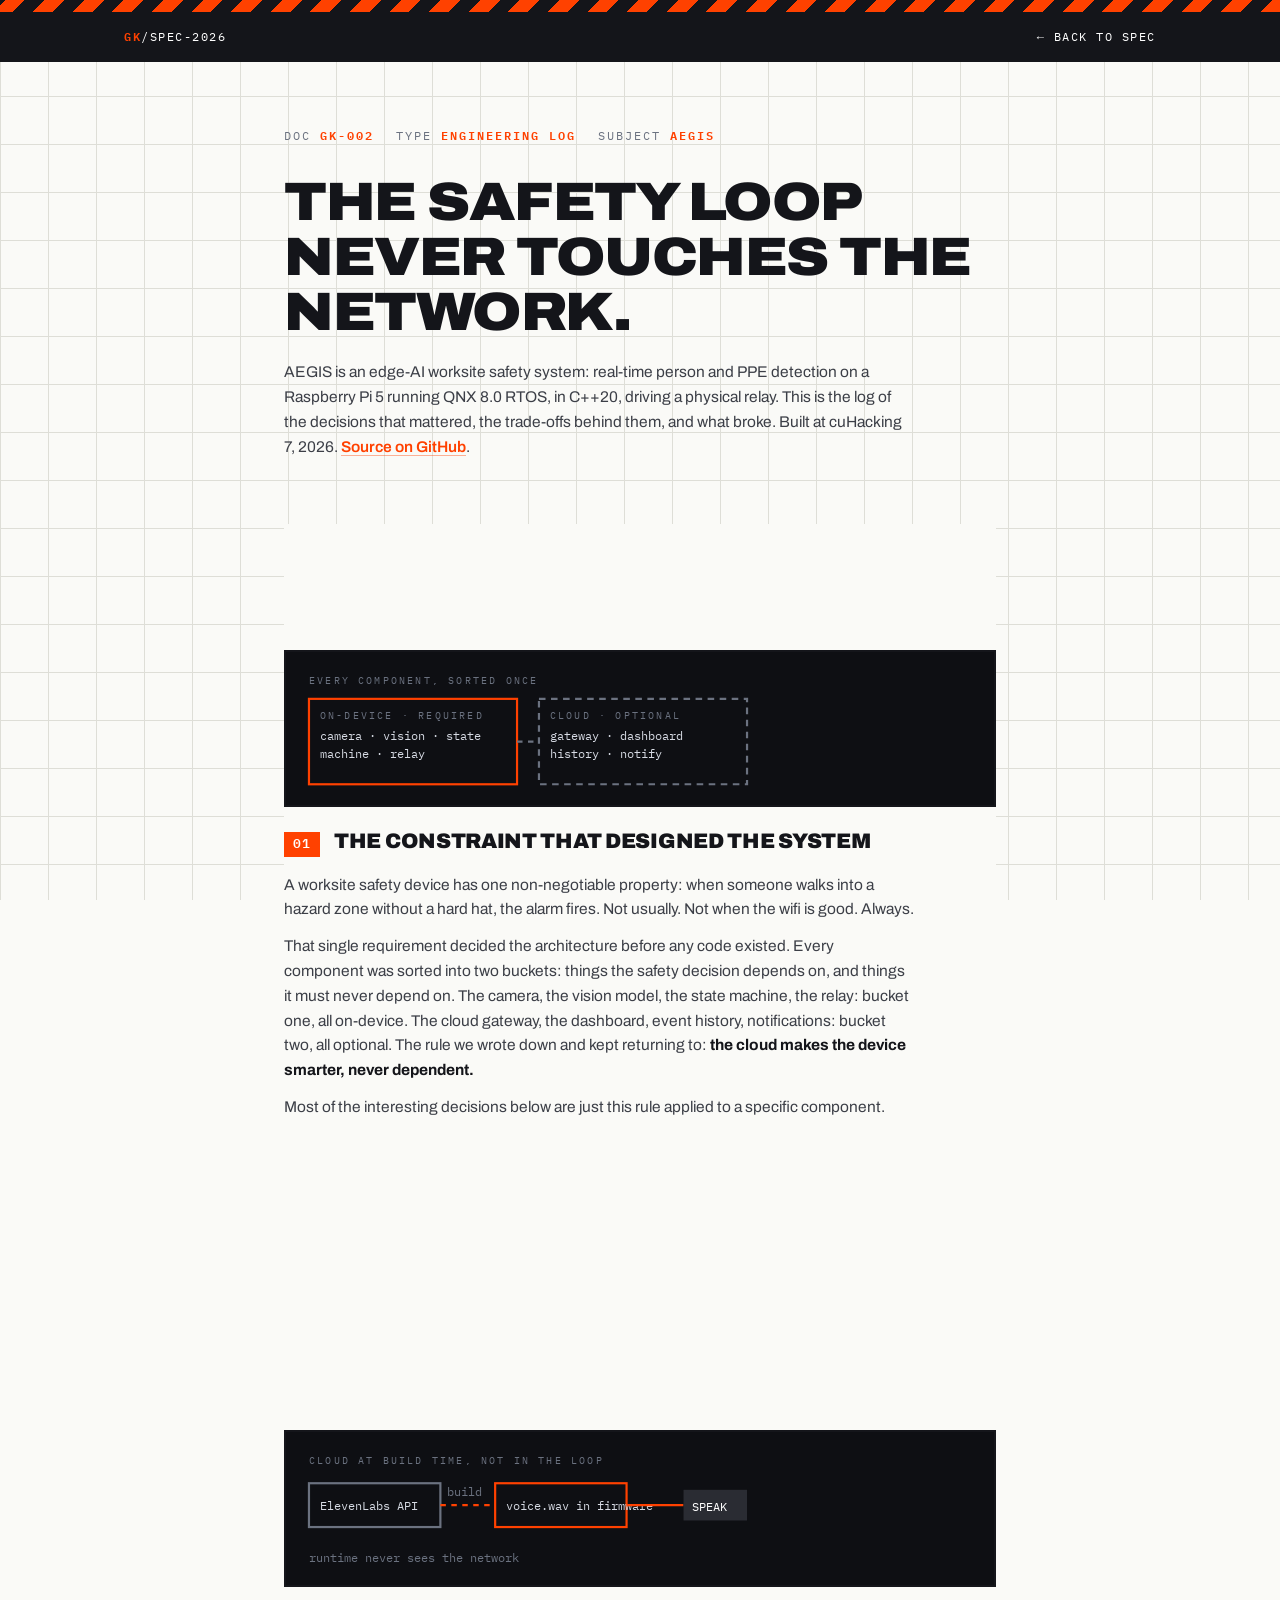
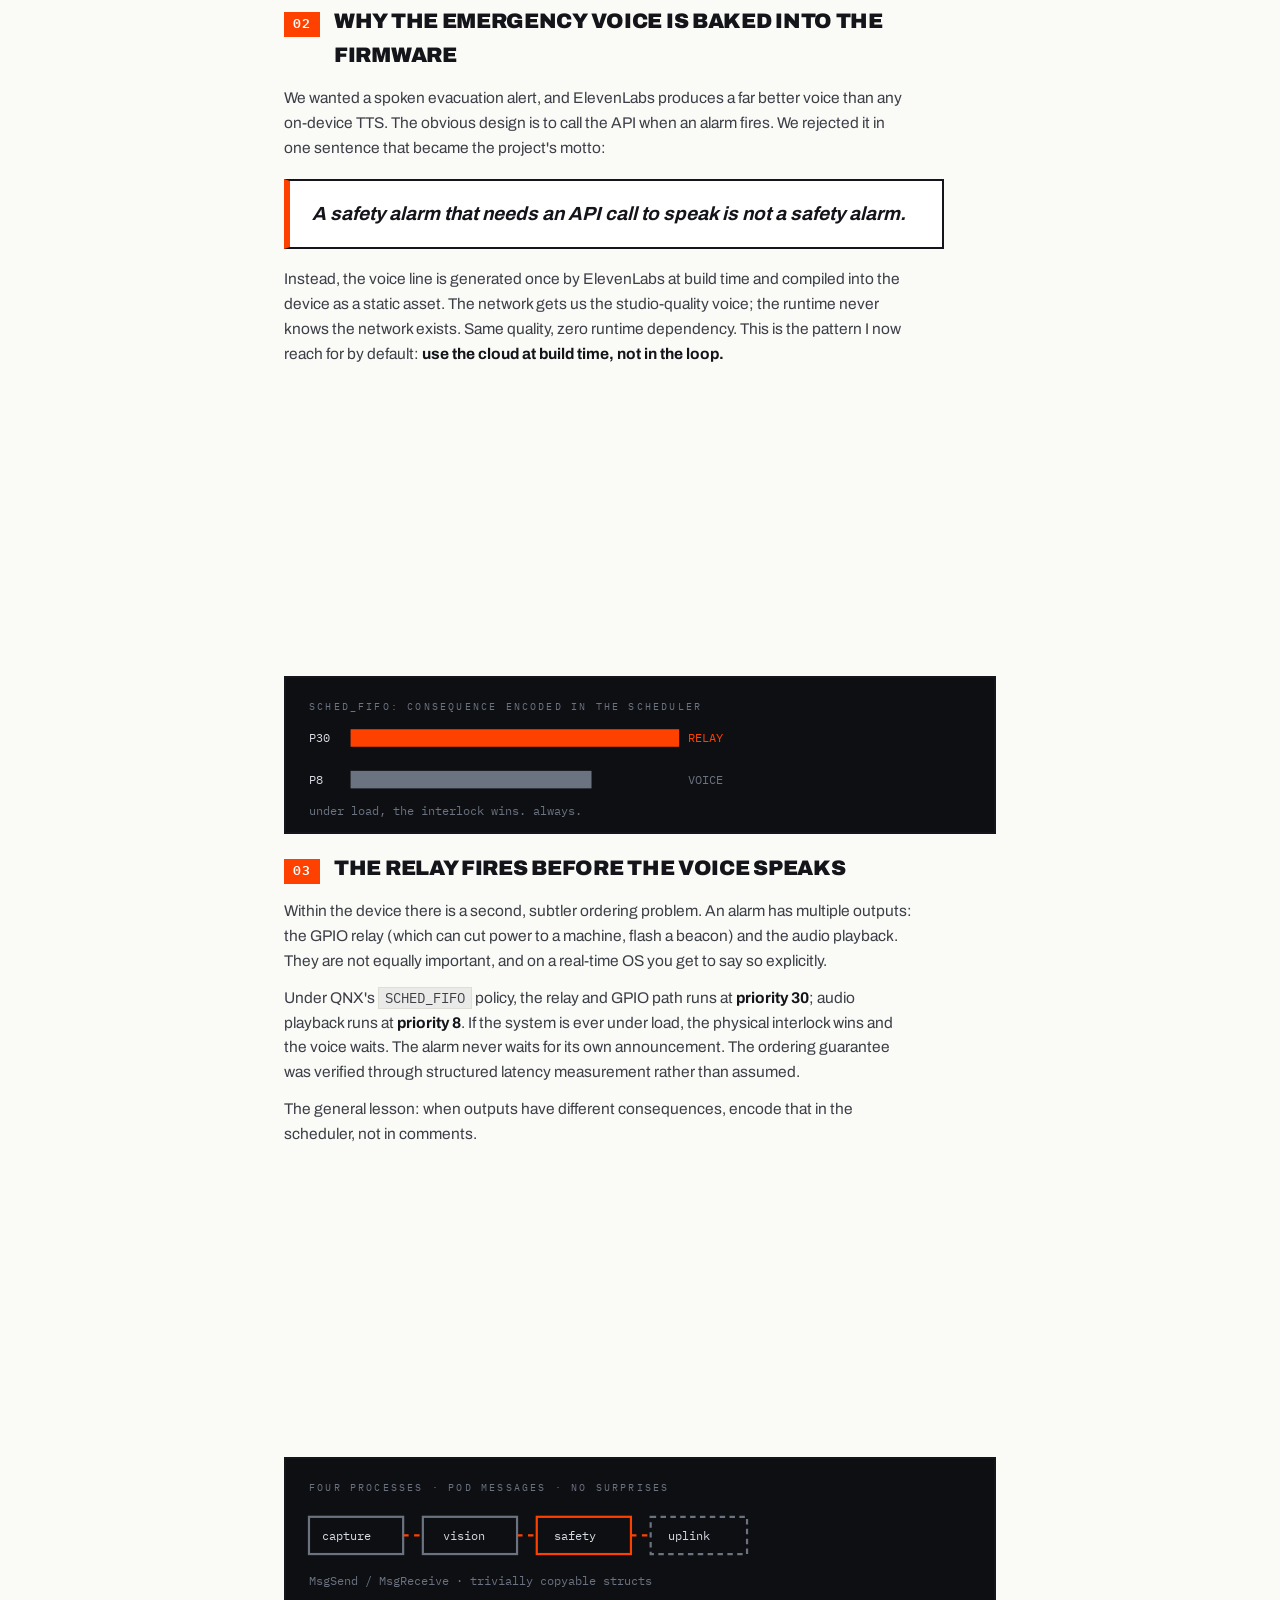
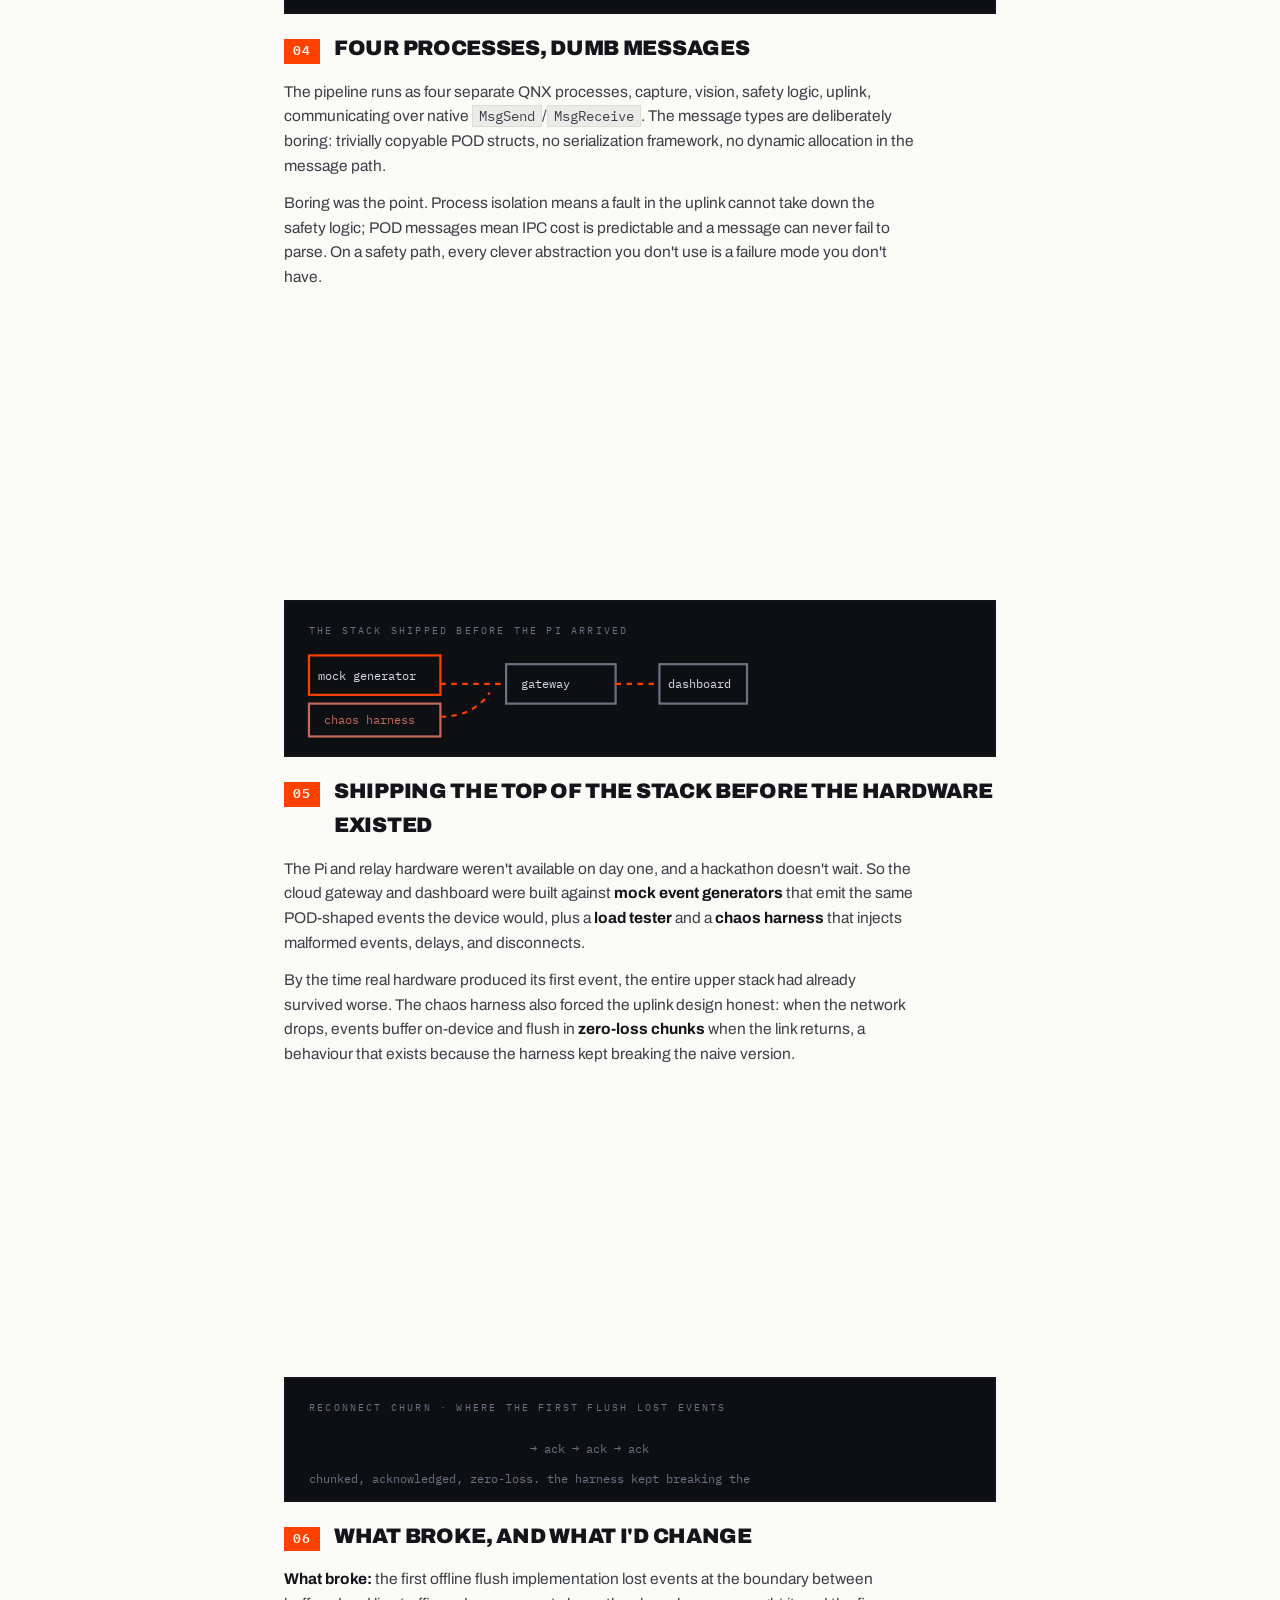
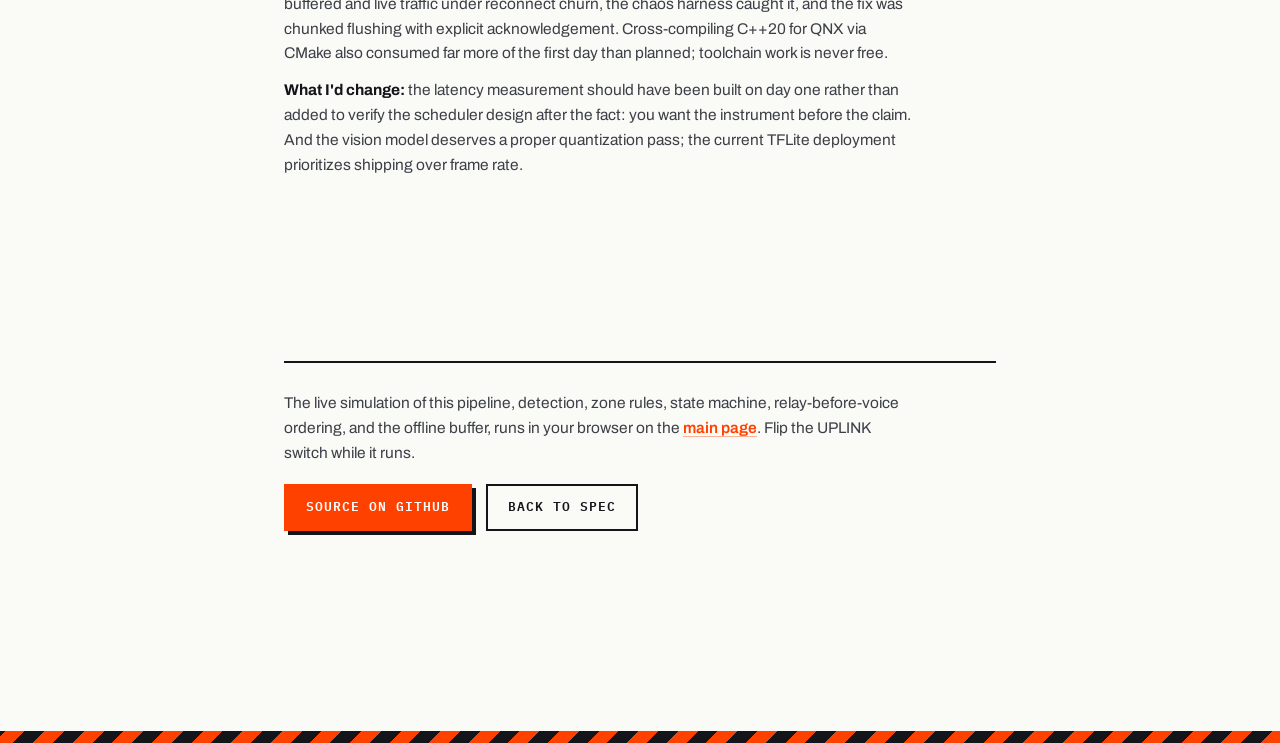
<file: aegis.html>
<!DOCTYPE html>
<html lang="en">
<head>
<meta charset="UTF-8">
<meta http-equiv="Content-Security-Policy" content="
  default-src 'self';
  script-src 'self';
  style-src 'self';
  font-src 'self';
  img-src 'self' data:;
  connect-src 'self';
  base-uri 'self';
  form-action 'none';
  object-src 'none';
  frame-src 'none';
  upgrade-insecure-requests;">
<meta name="viewport" content="width=device-width, initial-scale=1.0">
<title>AEGIS Engineering Log · Gautam Khosla</title>
<meta name="description" content="Engineering log for AEGIS: an edge-AI worksite safety system on QNX 8.0 RTOS where the safety loop never touches the network. Design decisions, trade-offs, and what broke.">
<link rel="canonical" href="https://gautamkhosla.com/aegis.html">
<meta property="og:type" content="article">
<meta property="og:title" content="AEGIS Engineering Log, the safety loop never touches the network">
<meta property="og:description" content="Design decisions and trade-offs from building a real-time safety system on QNX: SCHED_FIFO ordering, baked-in voice, zero-loss offline flush.">
<meta property="og:image" content="https://gautamkhosla.com/og-image.png">
<meta name="referrer" content="strict-origin-when-cross-origin">
<link rel="icon" href="data:image/svg+xml,%3Csvg xmlns='http://www.w3.org/2000/svg' viewBox='0 0 64 64'%3E%3Crect width='64' height='64' fill='%23FF4100'/%3E%3Ctext x='32' y='44' font-family='monospace' font-size='30' font-weight='700' fill='white' text-anchor='middle'%3EGK%3C/text%3E%3C/svg%3E">
<link rel="stylesheet" href="styles.css">
<link rel="stylesheet" href="log.css">
</head>
<body class="loaded logpage">

<div class="hazard"></div>
<div class="topbar">
  <div class="wrap">
    <a href="index.html"><b class="acc">GK</b>/SPEC-2026</a>
    <div class="right"><a href="index.html">← BACK TO SPEC</a></div>
  </div>
</div>

<main class="wrap log">

  <header class="log-head">
    <div class="doc-ref">
      <span>DOC <b>GK-002</b></span>
      <span>TYPE <b>ENGINEERING LOG</b></span>
      <span>SUBJECT <b>AEGIS</b></span>
    </div>
    <h1>The safety loop never touches the network.</h1>
    <p class="log-standfirst">AEGIS is an edge-AI worksite safety system: real-time person and PPE detection on a Raspberry Pi 5 running QNX 8.0 RTOS, in C++20, driving a physical relay. This is the log of the decisions that mattered, the trade-offs behind them, and what broke. Built at cuHacking 7, 2026. <a href="https://github.com/GautamTalksDev/AEGIS">Source on GitHub</a>.</p>
  </header>

  <section>
    <figure class="lfig" aria-hidden="true"><svg viewBox="0 0 420 120" xmlns="http://www.w3.org/2000/svg">
  <text x="10" y="16" class="ft">EVERY COMPONENT, SORTED ONCE</text>
  <rect x="10" y="30" width="190" height="78" fill="none" stroke="#FF4100" stroke-width="2"/>
  <text x="20" y="48" class="ft" fill="#FF4100">ON-DEVICE · REQUIRED</text>
  <text x="20" y="68" class="fs">camera · vision · state</text>
  <text x="20" y="84" class="fs">machine · relay</text>
  <rect x="220" y="30" width="190" height="78" fill="none" stroke="#6B7280" stroke-width="2" stroke-dasharray="6 5"/>
  <text x="230" y="48" class="ft" fill="#6B7280">CLOUD · OPTIONAL</text>
  <text x="230" y="68" class="fs">gateway · dashboard</text>
  <text x="230" y="84" class="fs">history · notify</text>
  <line class="fflow" x1="200" y1="69" x2="220" y2="69" stroke="#6B7280" stroke-width="2" stroke-dasharray="5 5"/>
</svg></figure>
    <h2><span class="ln">01</span>The constraint that designed the system</h2>
    <p>A worksite safety device has one non-negotiable property: when someone walks into a hazard zone without a hard hat, the alarm fires. Not usually. Not when the wifi is good. Always.</p>
    <p>That single requirement decided the architecture before any code existed. Every component was sorted into two buckets: things the safety decision depends on, and things it must never depend on. The camera, the vision model, the state machine, the relay: bucket one, all on-device. The cloud gateway, the dashboard, event history, notifications: bucket two, all optional. The rule we wrote down and kept returning to: <strong>the cloud makes the device smarter, never dependent.</strong></p>
    <p>Most of the interesting decisions below are just this rule applied to a specific component.</p>
  </section>

  <section>
    <figure class="lfig" aria-hidden="true"><svg viewBox="0 0 420 120" xmlns="http://www.w3.org/2000/svg">
  <text x="10" y="16" class="ft">CLOUD AT BUILD TIME, NOT IN THE LOOP</text>
  <rect x="10" y="34" width="120" height="40" fill="none" stroke="#6B7280" stroke-width="2"/>
  <text x="20" y="58" class="fs">ElevenLabs API</text>
  <line class="fflow" x1="130" y1="54" x2="180" y2="54" stroke="#FF4100" stroke-width="2" stroke-dasharray="5 5"/>
  <text x="136" y="46" class="fs" fill="#6B7280">build</text>
  <rect x="180" y="34" width="120" height="40" fill="none" stroke="#FF4100" stroke-width="2"/>
  <text x="190" y="58" class="fs">voice.wav in firmware</text>
  <line x1="300" y1="54" x2="352" y2="54" stroke="#FF4100" stroke-width="2"/>
  <rect class="fblip" x="352" y="40" width="58" height="28" fill="#2A2C33"/>
  <text x="360" y="59" class="fs" fill="#fff">SPEAK</text>
  <text x="10" y="106" class="fs" fill="#6B7280">runtime never sees the network</text>
</svg></figure>
    <h2><span class="ln">02</span>Why the emergency voice is baked into the firmware</h2>
    <p>We wanted a spoken evacuation alert, and ElevenLabs produces a far better voice than any on-device TTS. The obvious design is to call the API when an alarm fires. We rejected it in one sentence that became the project's motto:</p>
    <blockquote>A safety alarm that needs an API call to speak is not a safety alarm.</blockquote>
    <p>Instead, the voice line is generated once by ElevenLabs at build time and compiled into the device as a static asset. The network gets us the studio-quality voice; the runtime never knows the network exists. Same quality, zero runtime dependency. This is the pattern I now reach for by default: <strong>use the cloud at build time, not in the loop.</strong></p>
  </section>

  <section>
    <figure class="lfig" aria-hidden="true"><svg viewBox="0 0 420 120" xmlns="http://www.w3.org/2000/svg">
  <text x="10" y="16" class="ft">SCHED_FIFO: CONSEQUENCE ENCODED IN THE SCHEDULER</text>
  <text x="10" y="46" class="fs">P30</text>
  <rect class="fbar f1" x="48" y="34" width="300" height="16" fill="#FF4100"/>
  <text x="356" y="46" class="fs" fill="#FF4100">RELAY</text>
  <text x="10" y="84" class="fs">P8</text>
  <rect class="fbar f2" x="48" y="72" width="220" height="16" fill="#6B7280"/>
  <text x="356" y="84" class="fs" fill="#6B7280">VOICE</text>
  <text x="10" y="112" class="fs" fill="#6B7280">under load, the interlock wins. always.</text>
</svg></figure>
    <h2><span class="ln">03</span>The relay fires before the voice speaks</h2>
    <p>Within the device there is a second, subtler ordering problem. An alarm has multiple outputs: the GPIO relay (which can cut power to a machine, flash a beacon) and the audio playback. They are not equally important, and on a real-time OS you get to say so explicitly.</p>
    <p>Under QNX's <code>SCHED_FIFO</code> policy, the relay and GPIO path runs at <strong>priority 30</strong>; audio playback runs at <strong>priority 8</strong>. If the system is ever under load, the physical interlock wins and the voice waits. The alarm never waits for its own announcement. The ordering guarantee was verified through structured latency measurement rather than assumed.</p>
    <p>The general lesson: when outputs have different consequences, encode that in the scheduler, not in comments.</p>
  </section>

  <section>
    <figure class="lfig" aria-hidden="true"><svg viewBox="0 0 420 120" xmlns="http://www.w3.org/2000/svg">
  <text x="10" y="16" class="ft">FOUR PROCESSES · POD MESSAGES · NO SURPRISES</text>
  <g class="fs">
    <rect x="10" y="40" width="86" height="34" fill="none" stroke="#6B7280" stroke-width="2"/><text x="22" y="61">capture</text>
    <rect x="114" y="40" width="86" height="34" fill="none" stroke="#6B7280" stroke-width="2"/><text x="132" y="61">vision</text>
    <rect x="218" y="40" width="86" height="34" fill="none" stroke="#FF4100" stroke-width="2"/><text x="234" y="61">safety</text>
    <rect x="322" y="40" width="88" height="34" fill="none" stroke="#6B7280" stroke-width="2" stroke-dasharray="5 4"/><text x="338" y="61">uplink</text>
  </g>
  <path class="fflow" d="M96 57 H114 M200 57 H218 M304 57 H322" stroke="#FF4100" stroke-width="2" fill="none" stroke-dasharray="5 5"/>
  <text x="10" y="102" class="fs" fill="#6B7280">MsgSend / MsgReceive · trivially copyable structs</text>
</svg></figure>
    <h2><span class="ln">04</span>Four processes, dumb messages</h2>
    <p>The pipeline runs as four separate QNX processes, capture, vision, safety logic, uplink, communicating over native <code>MsgSend</code>/<code>MsgReceive</code>. The message types are deliberately boring: trivially copyable POD structs, no serialization framework, no dynamic allocation in the message path.</p>
    <p>Boring was the point. Process isolation means a fault in the uplink cannot take down the safety logic; POD messages mean IPC cost is predictable and a message can never fail to parse. On a safety path, every clever abstraction you don't use is a failure mode you don't have.</p>
  </section>

  <section>
    <figure class="lfig" aria-hidden="true"><svg viewBox="0 0 420 120" xmlns="http://www.w3.org/2000/svg">
  <text x="10" y="16" class="ft">THE STACK SHIPPED BEFORE THE PI ARRIVED</text>
  <rect x="10" y="36" width="120" height="36" fill="none" stroke="#FF4100" stroke-width="2"/>
  <text x="18" y="58" class="fs">mock generator</text>
  <rect x="10" y="80" width="120" height="30" fill="none" stroke="#C46A5A" stroke-width="2"/>
  <text x="24" y="99" class="fs" fill="#C46A5A">chaos harness</text>
  <path class="fflow" d="M130 62 H190 M130 92 Q160 92 175 70" stroke="#FF4100" stroke-width="2" fill="none" stroke-dasharray="5 5"/>
  <rect x="190" y="44" width="100" height="36" fill="none" stroke="#6B7280" stroke-width="2"/>
  <text x="204" y="66" class="fs">gateway</text>
  <line class="fflow" x1="290" y1="62" x2="330" y2="62" stroke="#FF4100" stroke-width="2" stroke-dasharray="5 5"/>
  <rect x="330" y="44" width="80" height="36" fill="none" stroke="#6B7280" stroke-width="2"/>
  <text x="338" y="66" class="fs">dashboard</text>
</svg></figure>
    <h2><span class="ln">05</span>Shipping the top of the stack before the hardware existed</h2>
    <p>The Pi and relay hardware weren't available on day one, and a hackathon doesn't wait. So the cloud gateway and dashboard were built against <strong>mock event generators</strong> that emit the same POD-shaped events the device would, plus a <strong>load tester</strong> and a <strong>chaos harness</strong> that injects malformed events, delays, and disconnects.</p>
    <p>By the time real hardware produced its first event, the entire upper stack had already survived worse. The chaos harness also forced the uplink design honest: when the network drops, events buffer on-device and flush in <strong>zero-loss chunks</strong> when the link returns, a behaviour that exists because the harness kept breaking the naive version.</p>
  </section>

  <section>
    <figure class="lfig" aria-hidden="true"><svg viewBox="0 0 420 90" xmlns="http://www.w3.org/2000/svg">
  <text x="10" y="16" class="ft">RECONNECT CHURN · WHERE THE FIRST FLUSH LOST EVENTS</text>
  <g>
    <rect class="fchunk c1" x="10"  y="40" width="56" height="20" fill="#FF4100"/>
    <rect class="fchunk c2" x="76"  y="40" width="56" height="20" fill="#FF4100"/>
    <rect class="fchunk c3" x="142" y="40" width="56" height="20" fill="#FF4100"/>
  </g>
  <text x="212" y="55" class="fs" fill="#6B7280">→ ack → ack → ack</text>
  <text x="10" y="82" class="fs" fill="#6B7280">chunked, acknowledged, zero-loss. the harness kept breaking the naive version.</text>
</svg></figure>
    <h2><span class="ln">06</span>What broke, and what I'd change</h2>
    <p><strong>What broke:</strong> the first offline flush implementation lost events at the boundary between buffered and live traffic under reconnect churn, the chaos harness caught it, and the fix was chunked flushing with explicit acknowledgement. Cross-compiling C++20 for QNX via CMake also consumed far more of the first day than planned; toolchain work is never free.</p>
    <p><strong>What I'd change:</strong> the latency measurement should have been built on day one rather than added to verify the scheduler design after the fact: you want the instrument before the claim. And the vision model deserves a proper quantization pass; the current TFLite deployment prioritizes shipping over frame rate.</p>
  </section>

  <section class="log-foot">
    <p>The live simulation of this pipeline, detection, zone rules, state machine, relay-before-voice ordering, and the offline buffer, runs in your browser on the <a href="index.html#sim-sec">main page</a>. Flip the UPLINK switch while it runs.</p>
    <div class="log-cta">
      <a href="https://github.com/GautamTalksDev/AEGIS">SOURCE ON GITHUB</a>
      <a href="index.html">BACK TO SPEC</a>
    </div>
  </section>

</main>

<div class="hazard"></div>
</body>
</html>
</file>
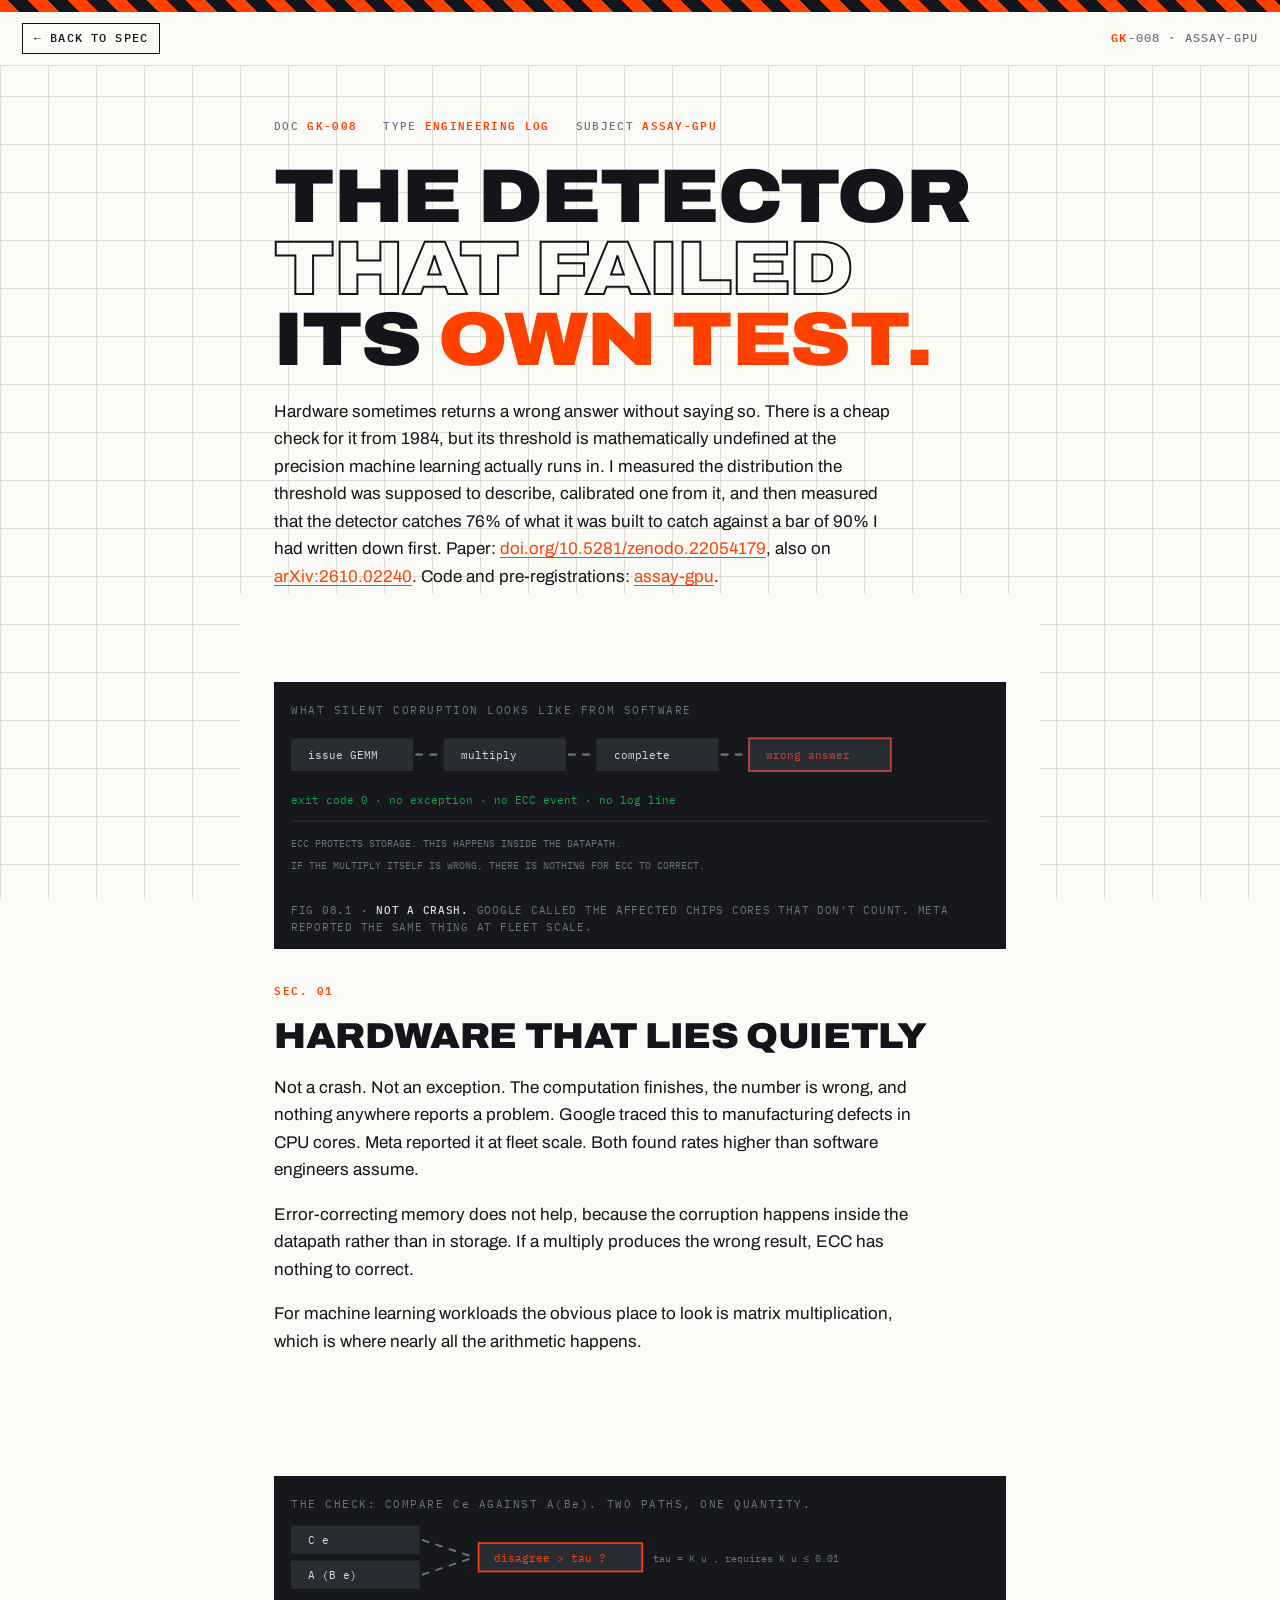
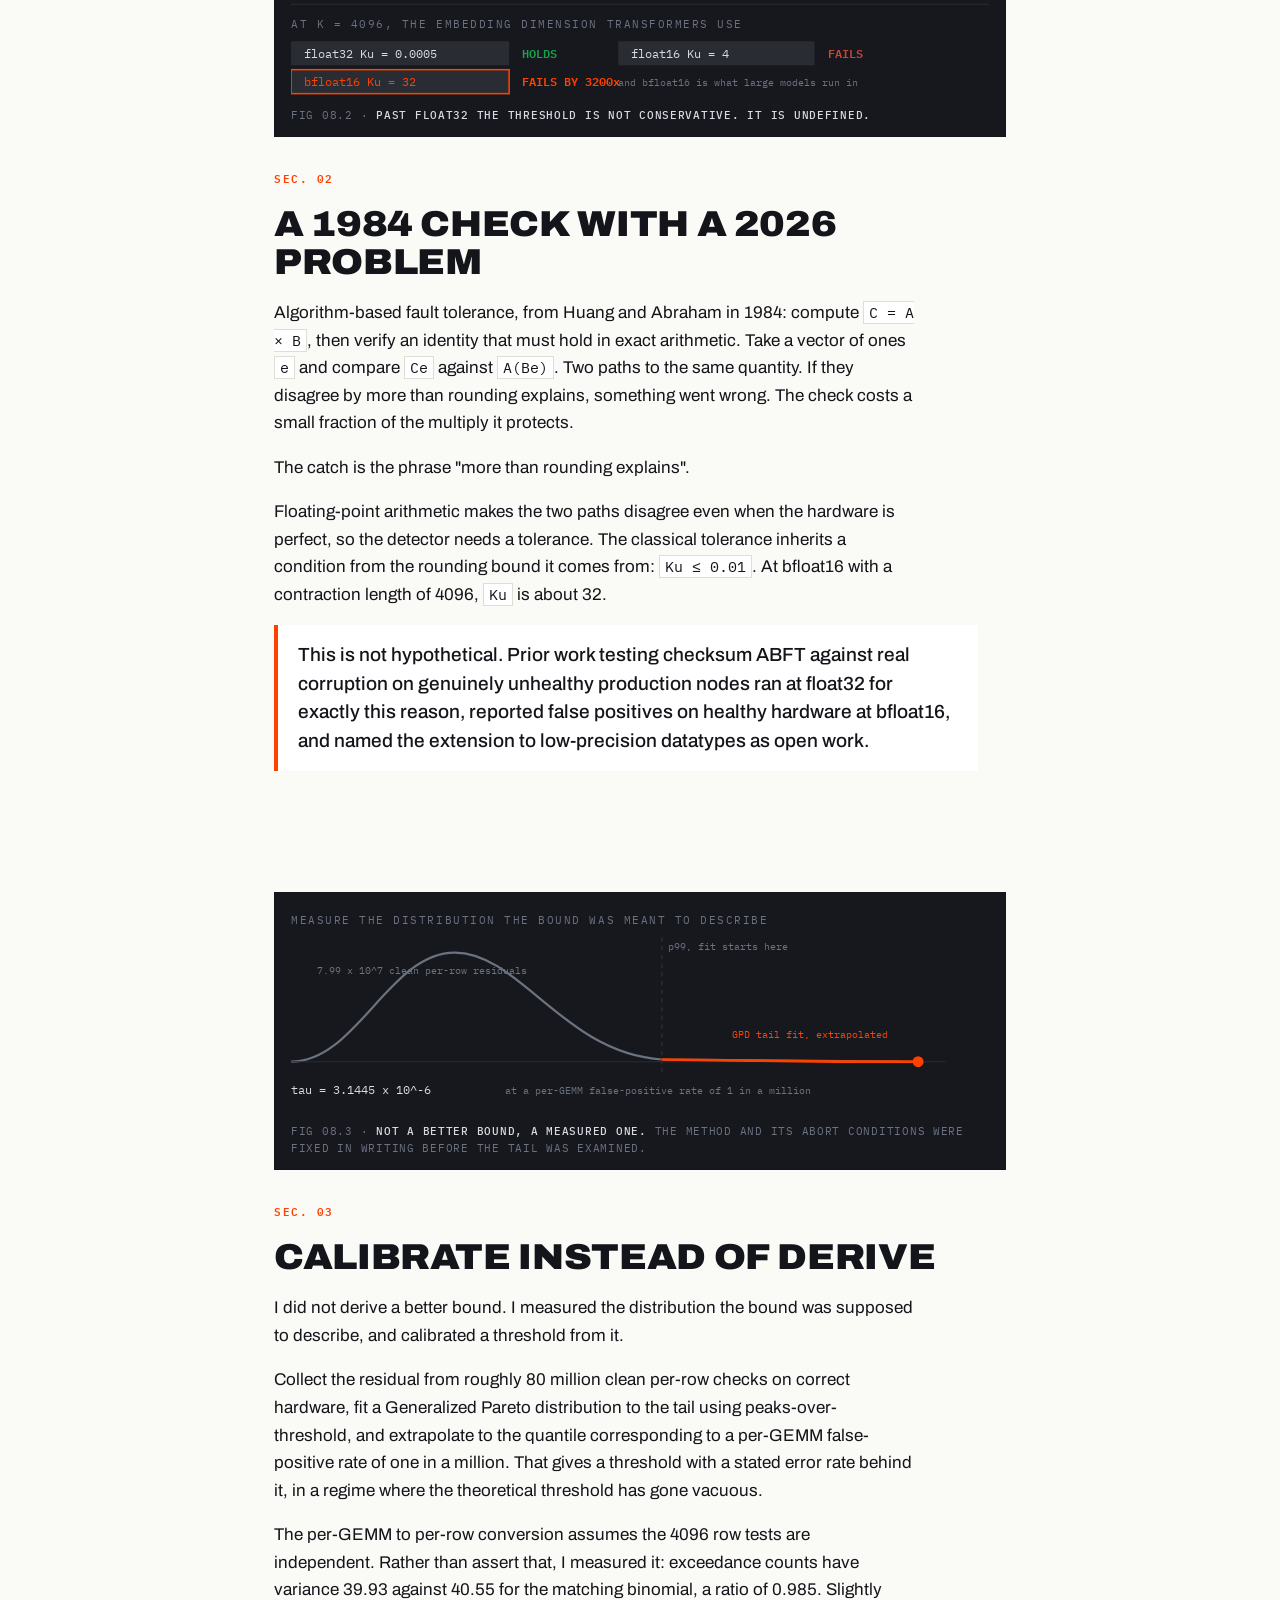
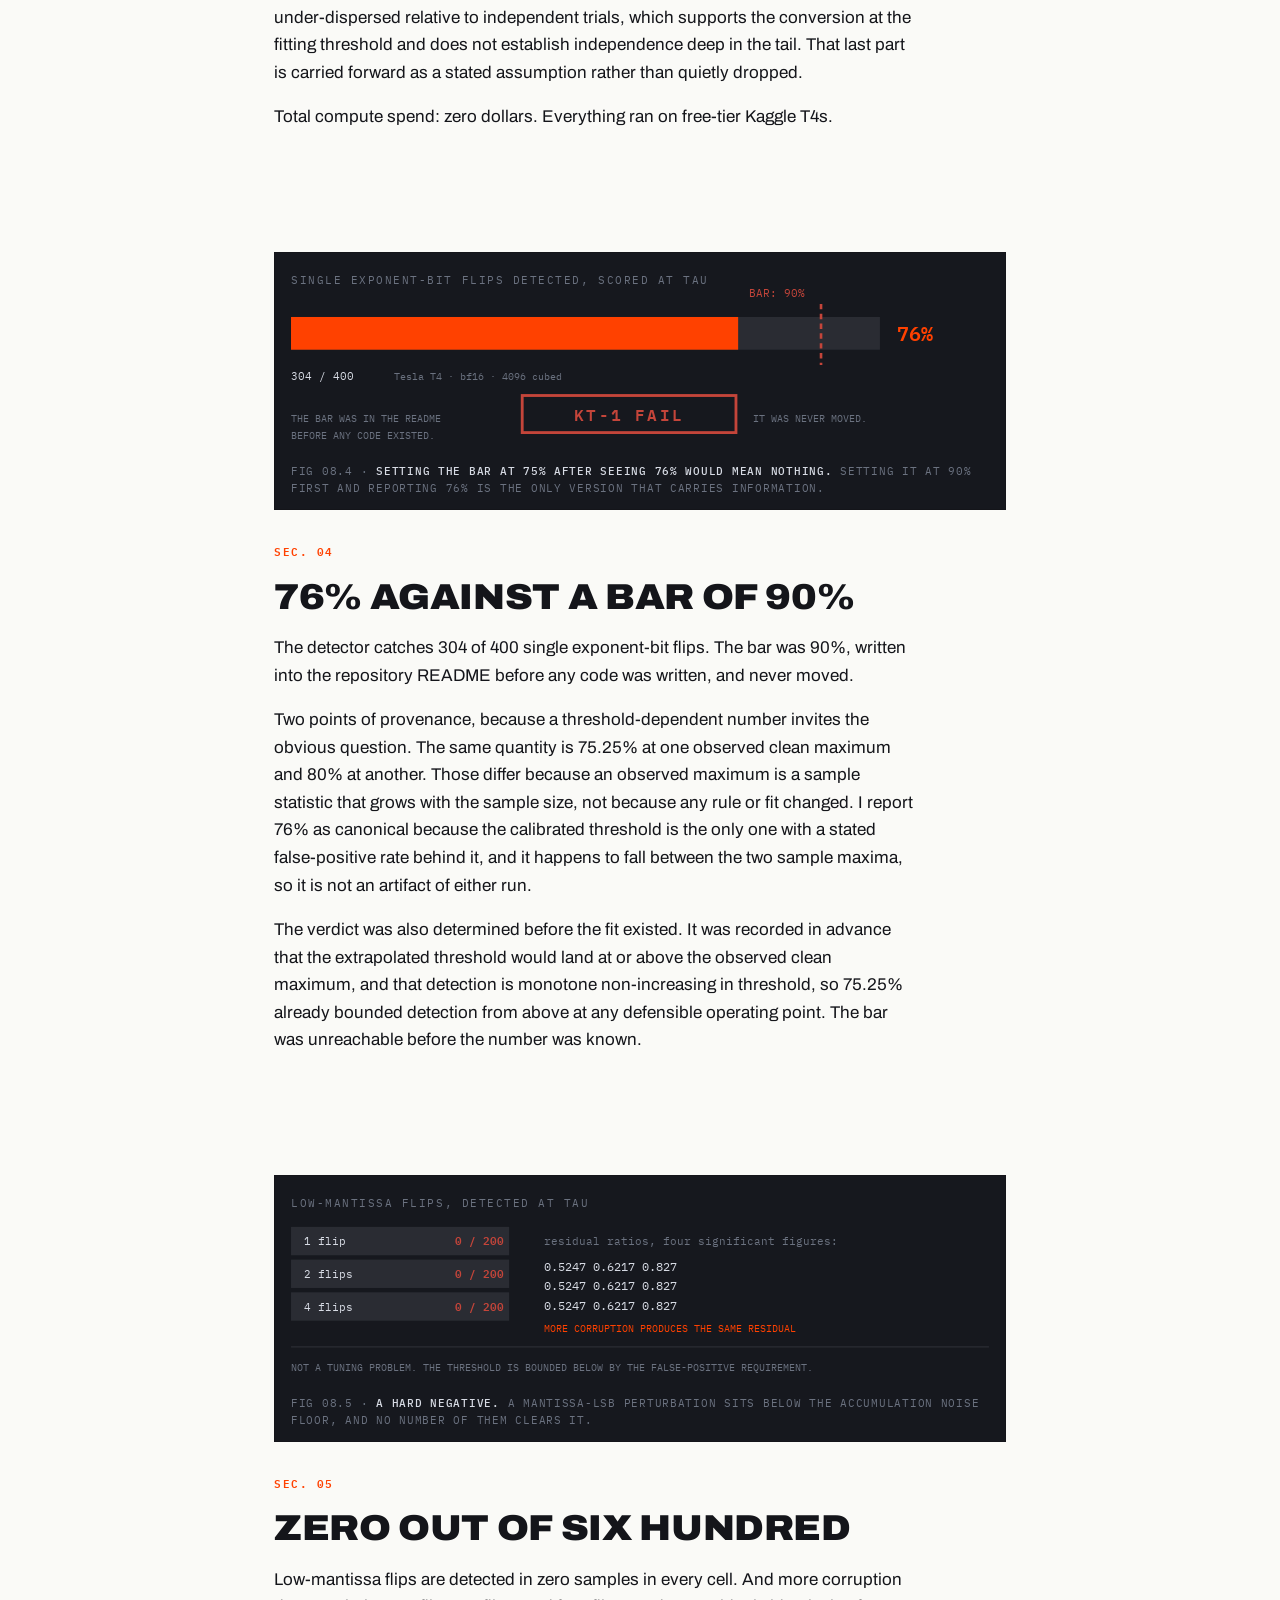
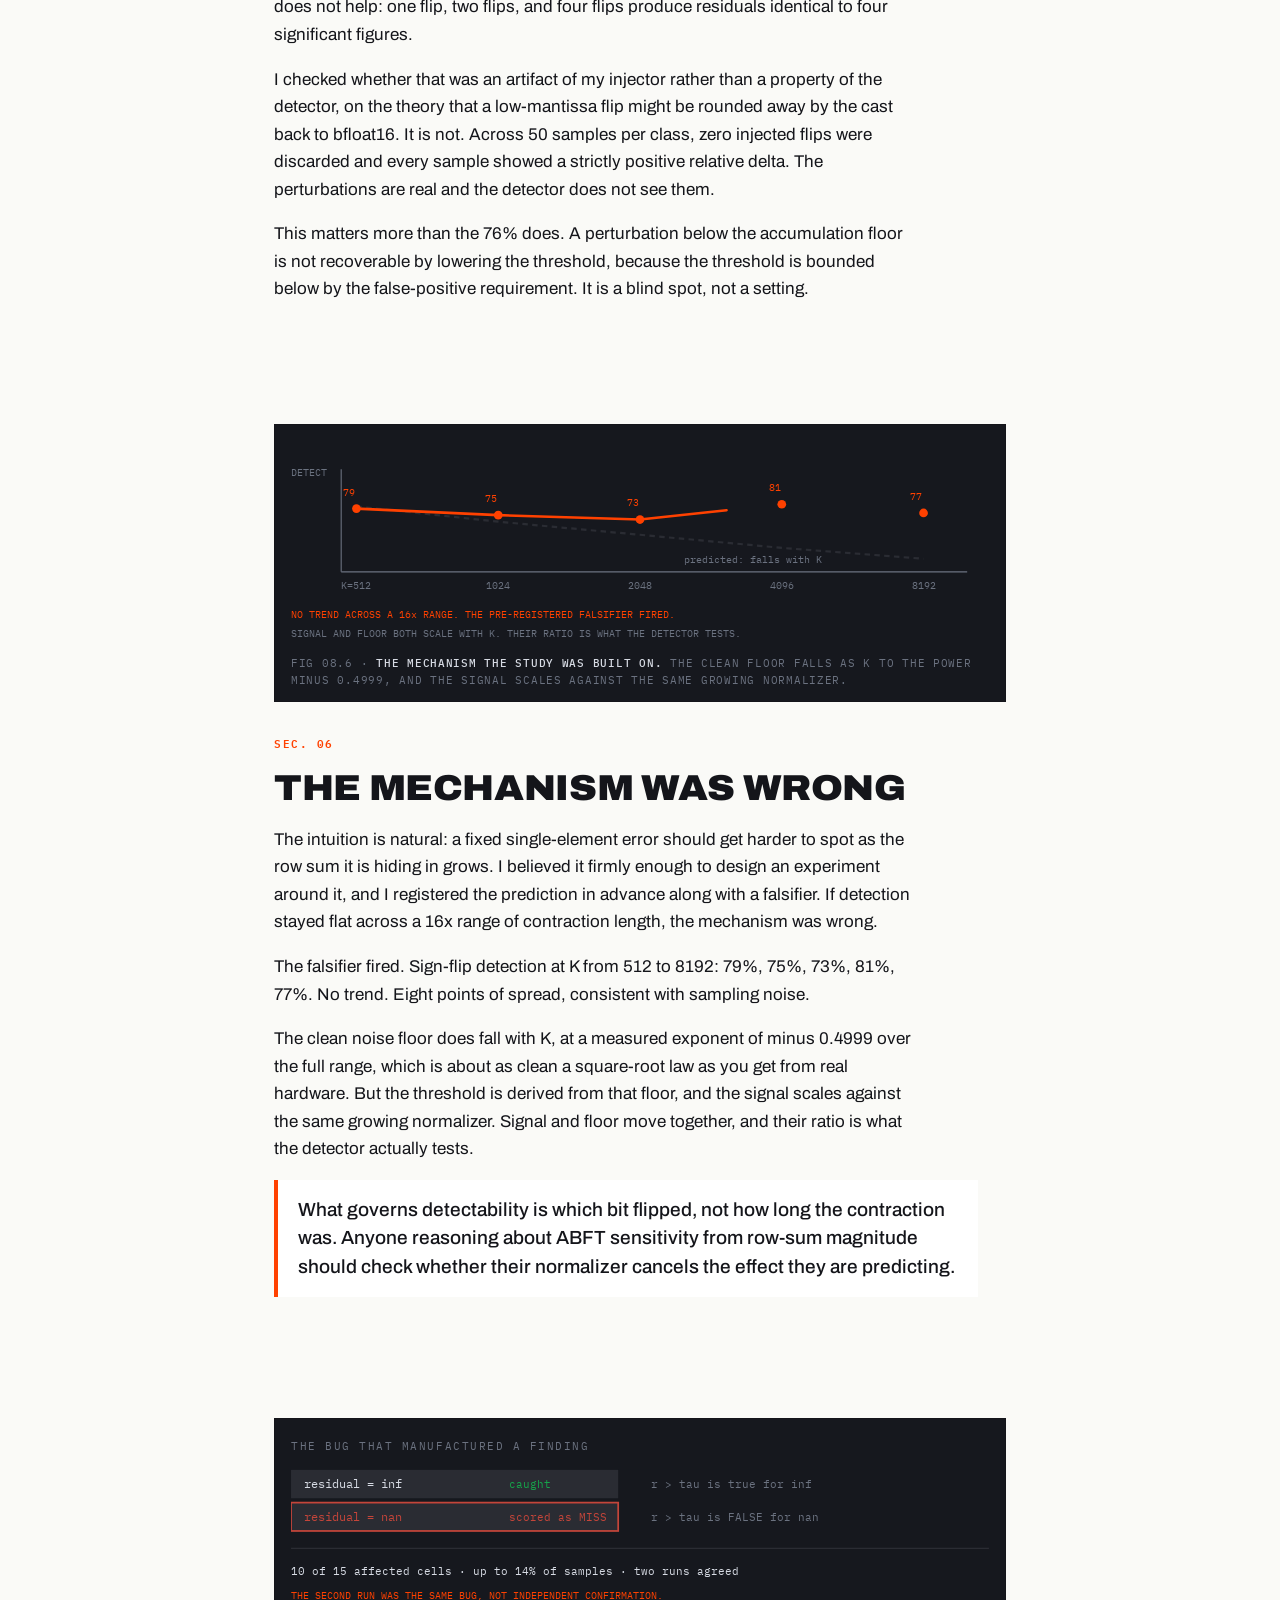
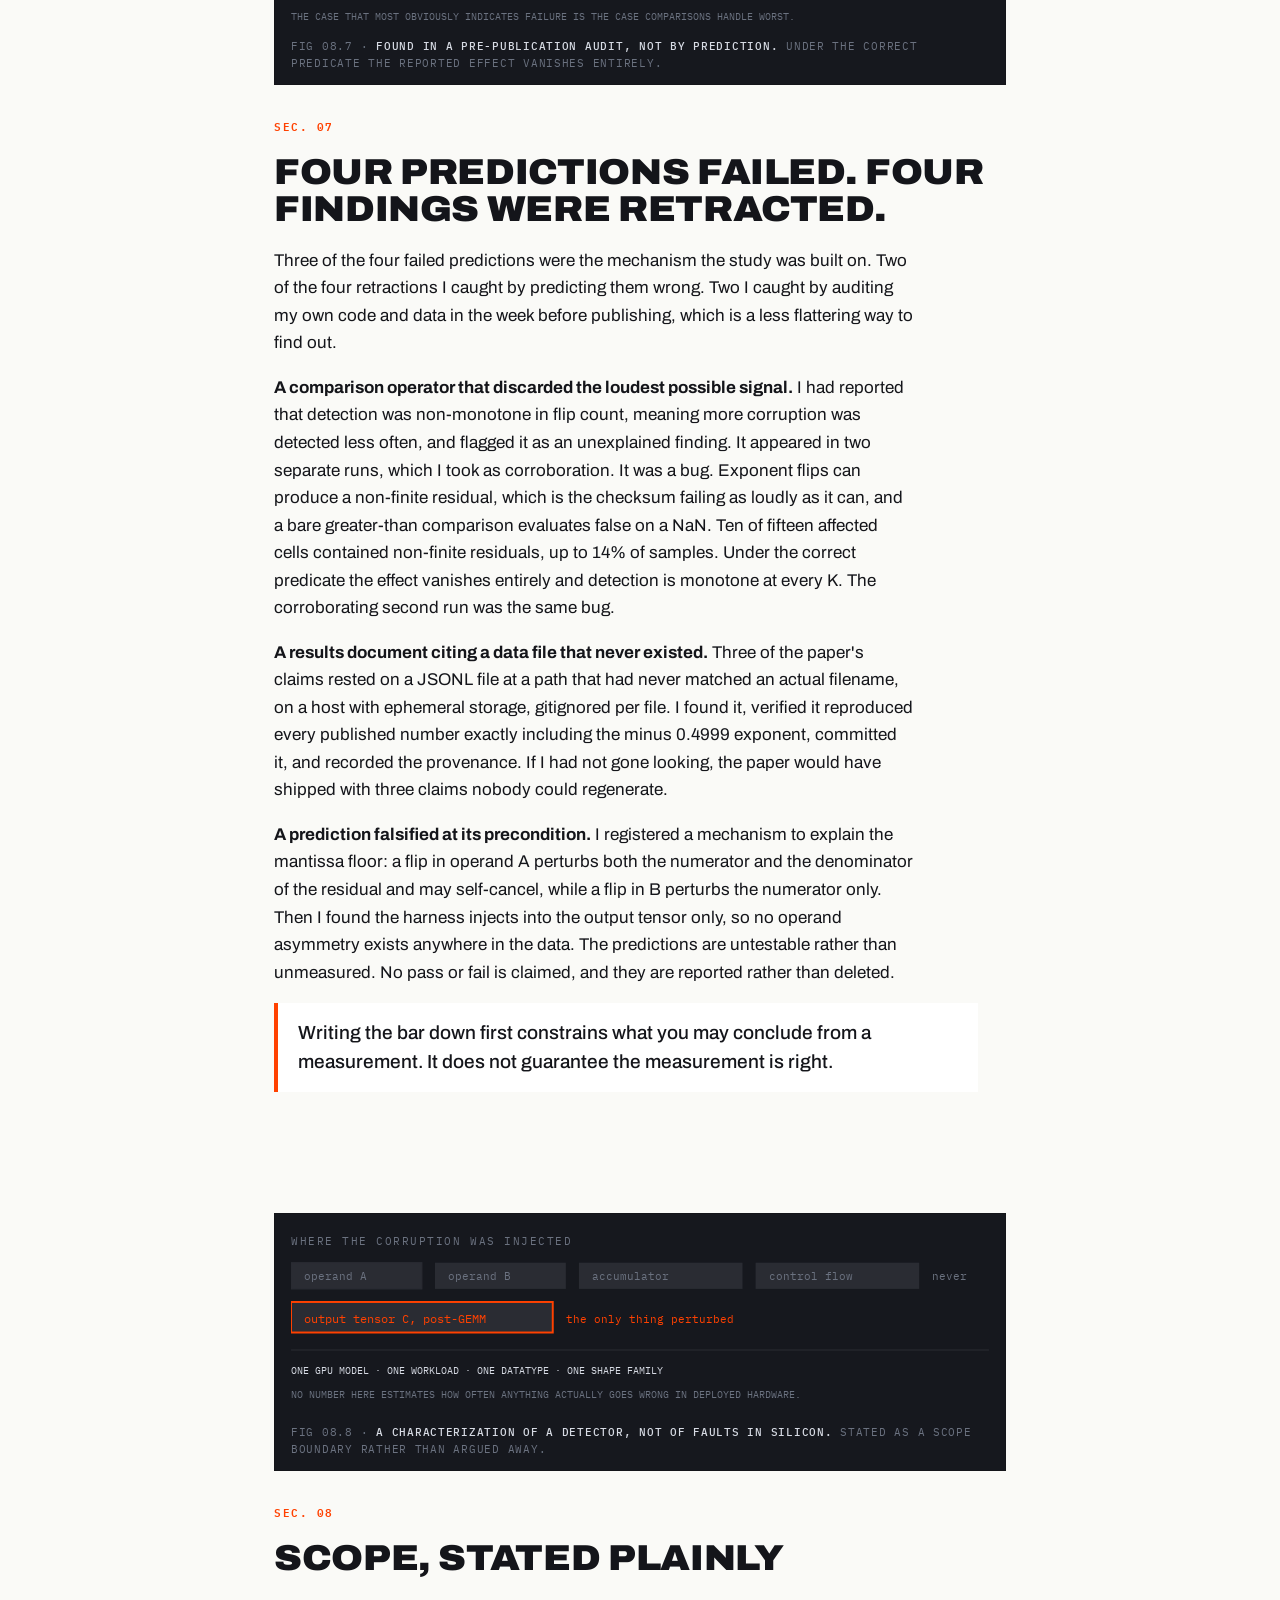
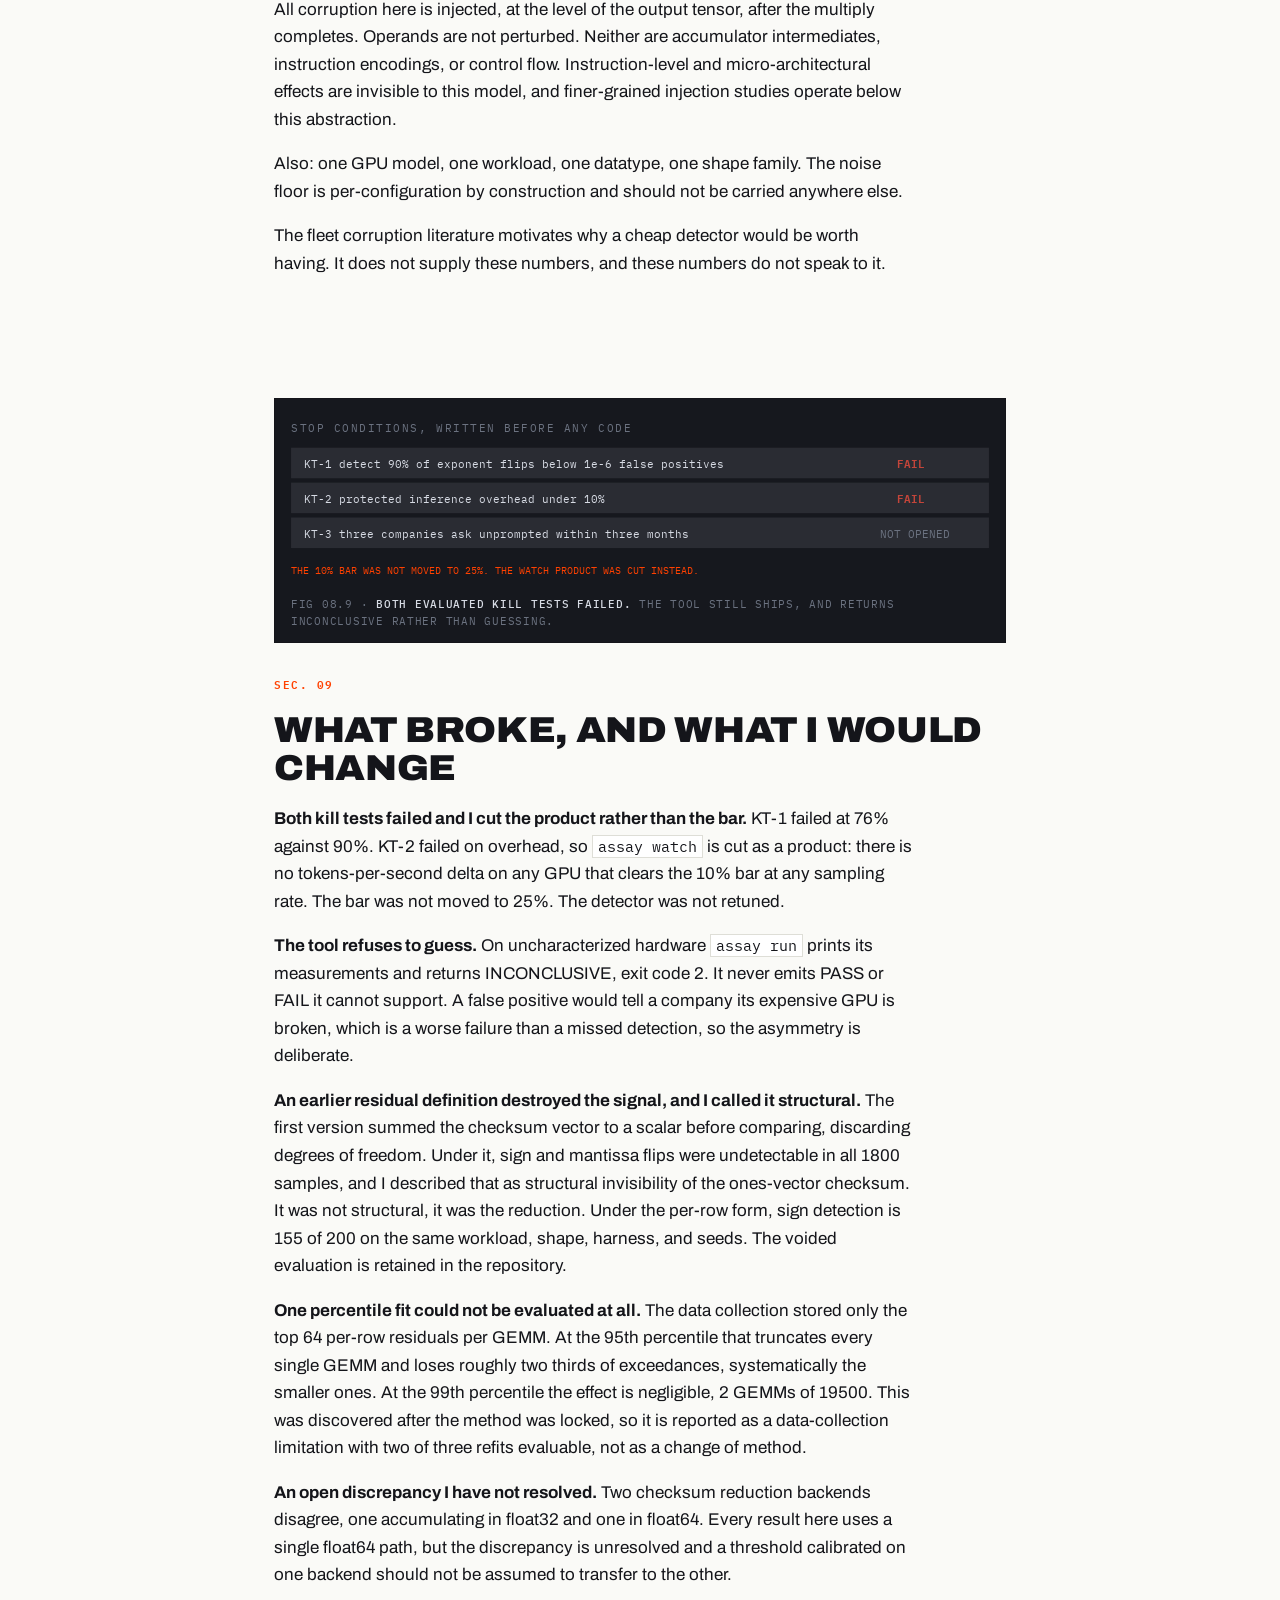
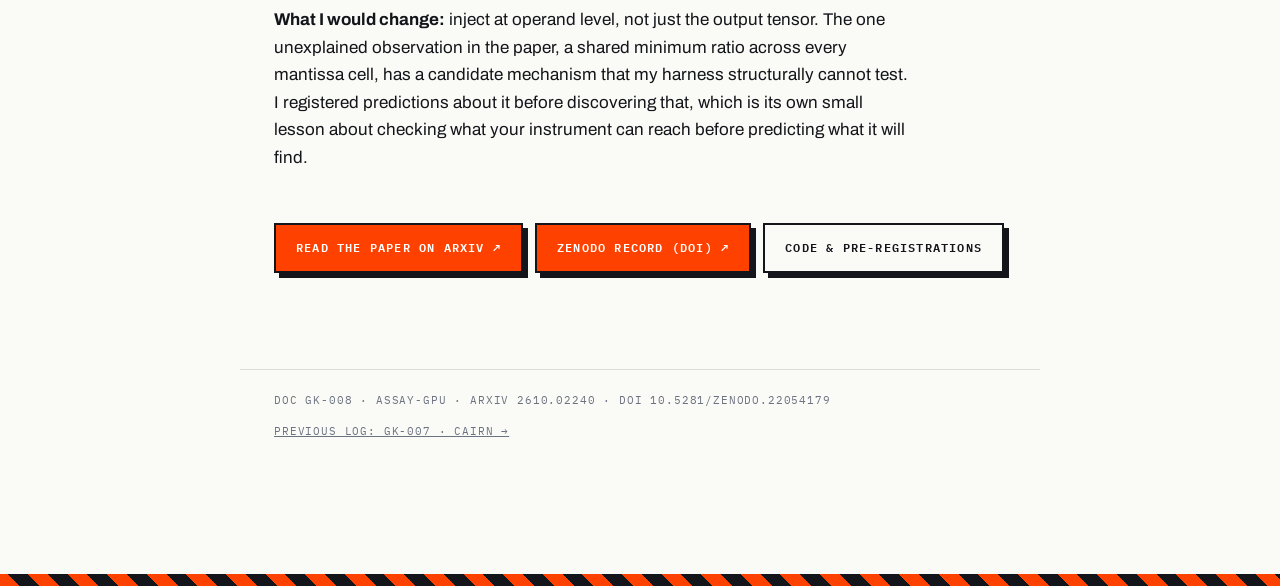
<file: assay.html>
<!DOCTYPE html>
<html lang="en">
<head>
<meta charset="utf-8">
<meta http-equiv="Content-Security-Policy" content="default-src 'self'; script-src 'self'; style-src 'self'; font-src 'self'; img-src 'self' data:; connect-src 'self'; worker-src 'self'; manifest-src 'self'; base-uri 'self'; form-action 'none'; object-src 'none'; frame-src 'none'; child-src 'none'; media-src 'none'; upgrade-insecure-requests;">
<meta name="viewport" content="width=device-width, initial-scale=1">
<meta name="referrer" content="strict-origin-when-cross-origin">
<title>GK-008 · The detector that failed its own test · Gautam Khosla</title>
<meta name="description" content="Engineering log GK-008. I calibrated a checksum fault detector for bfloat16 matrix multiplication in a regime where the classical threshold is undefined, then measured that it catches 76% against a bar of 90% I had registered in advance. Four predictions failed. Four findings were retracted.">
<link rel="canonical" href="https://gautamkhosla.com/assay.html">
<link rel="stylesheet" href="gklog.css">

<meta property="og:type" content="article">
<meta property="og:title" content="The detector that failed its own test">
<meta property="og:description" content="A checksum that catches three quarters of the errors it was built for, and why I published that.">
<meta property="og:url" content="https://gautamkhosla.com/assay.html">
<meta property="og:image" content="https://gautamkhosla.com/og-image.png">
<meta name="twitter:card" content="summary_large_image">
<script type="application/ld+json">
{"@context":"https://schema.org","@type":"ScholarlyArticle","headline":"Calibrating the Checksum: An Empirical False-Positive Bound for One-Sided ABFT on bfloat16 GEMM, and What It Fails to Catch","description":"An empirically calibrated detection threshold for one-sided checksum ABFT at bfloat16, in a regime where the classical threshold is undefined, and a bit-stratified characterization of what the resulting detector fails to catch.","url":"https://gautamkhosla.com/assay.html","identifier":"https://doi.org/10.5281/zenodo.22054179","sameAs":"https://arxiv.org/abs/2610.02240","datePublished":"2026-08-22","inLanguage":"en","license":"https://creativecommons.org/licenses/by/4.0/","author":{"@type":"Person","name":"Gautam Khosla","url":"https://gautamkhosla.com","identifier":"https://orcid.org/0009-0006-7404-8877","sameAs":["https://github.com/GautamTalksDev","https://orcid.org/0009-0006-7404-8877"]},"about":{"@type":"SoftwareSourceCode","name":"assay-gpu","codeRepository":"https://github.com/GautamTalksDev/assay-gpu","programmingLanguage":"Python","license":"https://www.apache.org/licenses/LICENSE-2.0"},"isPartOf":{"@type":"WebSite","name":"Gautam Khosla","url":"https://gautamkhosla.com"}}
</script>
</head>
<body>

<div class="v-hazard"></div>

<nav class="v-top">
  <a class="v-back" href="/#work">&#8592; Back to spec</a>
  <span class="v-top-id"><b>GK</b>-008 · assay-gpu</span>
</nav>

<main class="v-wrap">

  <div class="v-doc">
    <span>DOC <b>GK-008</b></span>
    <span>TYPE <b>ENGINEERING LOG</b></span>
    <span>SUBJECT <b>ASSAY-GPU</b></span>
  </div>

  <h1 class="v-h1">
    The detector<br>
    <span class="v-out">that failed</span><br>
    its <span class="v-acc">own test.</span>
  </h1>

  <p class="v-stand">
    Hardware sometimes returns a wrong answer without saying so. There is a cheap check for it from
    1984, but its threshold is mathematically undefined at the precision machine learning actually
    runs in. I measured the distribution the threshold was supposed to describe, calibrated one from
    it, and then measured that the detector catches 76% of what it was built to catch against a bar
    of 90% I had written down first. Paper:
    <a href="https://doi.org/10.5281/zenodo.22054179" rel="noopener noreferrer external">doi.org/10.5281/zenodo.22054179</a>, also on <a href="https://arxiv.org/abs/2610.02240" rel="noopener noreferrer external">arXiv:2610.02240</a>.
    Code and pre-registrations:
    <a href="https://github.com/GautamTalksDev/assay-gpu" rel="noopener noreferrer external">assay-gpu</a>.
  </p>

  <!-- ================= 01 ================= -->
  <section class="v-sec">
    <figure class="v-fig">
      <svg viewBox="0 0 640 176" xmlns="http://www.w3.org/2000/svg" role="img" aria-label="A computation completes normally and returns a wrong answer, with no crash and no error reported">
        <text x="0" y="14" font-family="IBM Plex Mono, monospace" font-size="10" letter-spacing="1.4" fill="#6B7280">WHAT SILENT CORRUPTION LOOKS LIKE FROM SOFTWARE</text>
        <g font-family="IBM Plex Mono, monospace" font-size="10.5" fill="#D7DBE4">
          <rect x="0" y="36" width="112" height="30" fill="#2A2C33"/><text x="16" y="55">issue GEMM</text>
          <rect x="140" y="36" width="112" height="30" fill="#2A2C33"/><text x="156" y="55">multiply</text>
          <rect x="280" y="36" width="112" height="30" fill="#2A2C33"/><text x="296" y="55">complete</text>
          <rect x="420" y="36" width="130" height="30" fill="#2A2C33" stroke="#C4453A" stroke-width="1.6"/><text x="436" y="55" fill="#C4453A">wrong answer</text>
        </g>
        <path class="v-flow" d="M114 51 H140 M254 51 H280 M394 51 H420" fill="none" stroke="#6B7280" stroke-width="2"/>
        <text x="0" y="96" font-family="IBM Plex Mono, monospace" font-size="10.5" fill="#16A34A">exit code 0 &#183; no exception &#183; no ECC event &#183; no log line</text>
        <line x1="0" y1="112" x2="640" y2="112" stroke="#2A2C33" stroke-width="1"/>
        <text x="0" y="136" font-family="IBM Plex Mono, monospace" font-size="9.5" fill="#6B7280">ECC PROTECTS STORAGE. THIS HAPPENS INSIDE THE DATAPATH.</text>
        <text x="0" y="156" font-family="IBM Plex Mono, monospace" font-size="9.5" fill="#6B7280">IF THE MULTIPLY ITSELF IS WRONG, THERE IS NOTHING FOR ECC TO CORRECT.</text>
      </svg>
      <figcaption class="v-cap">FIG 08.1 · <b>Not a crash.</b> Google called the affected chips cores that don't count. Meta reported the same thing at fleet scale.</figcaption>
    </figure>

    <p class="v-num">SEC. 01</p>
    <h2 class="v-h2">Hardware that lies quietly</h2>

    <p>Not a crash. Not an exception. The computation finishes, the number is wrong, and nothing
    anywhere reports a problem. Google traced this to manufacturing defects in CPU cores. Meta
    reported it at fleet scale. Both found rates higher than software engineers assume.</p>

    <p>Error-correcting memory does not help, because the corruption happens inside the datapath
    rather than in storage. If a multiply produces the wrong result, ECC has nothing to correct.</p>

    <p>For machine learning workloads the obvious place to look is matrix multiplication, which is
    where nearly all the arithmetic happens.</p>
  </section>

  <!-- ================= 02 ================= -->
  <section class="v-sec">
    <figure class="v-fig">
      <svg viewBox="0 0 640 186" xmlns="http://www.w3.org/2000/svg" role="img" aria-label="The classical ABFT threshold requires Ku below 0.01, which holds at float32 and fails at float16 and bfloat16">
        <text x="0" y="14" font-family="IBM Plex Mono, monospace" font-size="10" letter-spacing="1.4" fill="#6B7280">THE CHECK: COMPARE Ce AGAINST A(Be). TWO PATHS, ONE QUANTITY.</text>
        <g font-family="IBM Plex Mono, monospace" font-size="10.5" fill="#D7DBE4">
          <rect x="0" y="30" width="118" height="26" fill="#2A2C33"/><text x="16" y="47">C e</text>
          <rect x="0" y="62" width="118" height="26" fill="#2A2C33"/><text x="16" y="79">A (B e)</text>
        </g>
        <path class="v-flow" d="M120 43 L168 59 M120 75 L168 59" fill="none" stroke="#6B7280" stroke-width="1.8"/>
        <rect x="172" y="46" width="150" height="26" fill="#2A2C33" stroke="#FF4100" stroke-width="1.6"/>
        <text x="186" y="63" font-family="IBM Plex Mono, monospace" font-size="10.5" fill="#FF4100">disagree &gt; tau ?</text>
        <text x="332" y="63" font-family="IBM Plex Mono, monospace" font-size="9.5" fill="#6B7280">tau = K u , requires K u &#8804; 0.01</text>

        <line x1="0" y1="102" x2="640" y2="102" stroke="#2A2C33" stroke-width="1"/>
        <text x="0" y="124" font-family="IBM Plex Mono, monospace" font-size="10" letter-spacing="1.4" fill="#6B7280">AT K = 4096, THE EMBEDDING DIMENSION TRANSFORMERS USE</text>
        <g font-family="IBM Plex Mono, monospace" font-size="11">
          <rect x="0" y="136" width="200" height="22" fill="#2A2C33"/>
          <text x="12" y="151" fill="#D7DBE4">float32   Ku = 0.0005</text>
          <text x="212" y="151" fill="#16A34A" font-weight="600">HOLDS</text>
          <rect x="300" y="136" width="180" height="22" fill="#2A2C33"/>
          <text x="312" y="151" fill="#D7DBE4">float16   Ku = 4</text>
          <text x="492" y="151" fill="#C4453A" font-weight="600">FAILS</text>
          <rect x="0" y="162" width="200" height="22" fill="#2A2C33" stroke="#FF4100" stroke-width="1.4"/>
          <text x="12" y="177" fill="#FF4100">bfloat16  Ku = 32</text>
          <text x="212" y="177" fill="#FF4100" font-weight="600">FAILS BY 3200x</text>
          <text x="300" y="177" fill="#6B7280" font-size="9.5">and bfloat16 is what large models run in</text>
        </g>
      </svg>
      <figcaption class="v-cap">FIG 08.2 · <b>Past float32 the threshold is not conservative. It is undefined.</b></figcaption>
    </figure>

    <p class="v-num">SEC. 02</p>
    <h2 class="v-h2">A 1984 check with a 2026 problem</h2>

    <p>Algorithm-based fault tolerance, from Huang and Abraham in 1984: compute <code>C = A × B</code>,
    then verify an identity that must hold in exact arithmetic. Take a vector of ones <code>e</code>
    and compare <code>Ce</code> against <code>A(Be)</code>. Two paths to the same quantity. If they
    disagree by more than rounding explains, something went wrong. The check costs a small fraction
    of the multiply it protects.</p>

    <p>The catch is the phrase "more than rounding explains".</p>

    <p>Floating-point arithmetic makes the two paths disagree even when the hardware is perfect, so
    the detector needs a tolerance. The classical tolerance inherits a condition from the rounding
    bound it comes from: <code>Ku ≤ 0.01</code>. At bfloat16 with a contraction length of 4096,
    <code>Ku</code> is about 32.</p>

    <p class="v-pull">This is not hypothetical. Prior work testing checksum ABFT against real
    corruption on genuinely unhealthy production nodes ran at float32 for exactly this reason,
    reported false positives on healthy hardware at bfloat16, and named the extension to
    low-precision datatypes as open work.</p>
  </section>

  <!-- ================= 03 ================= -->
  <section class="v-sec">
    <figure class="v-fig">
      <svg viewBox="0 0 640 186" xmlns="http://www.w3.org/2000/svg" role="img" aria-label="Fitting a Generalized Pareto distribution to eighty million clean residuals and extrapolating a threshold at a stated false positive rate">
        <text x="0" y="14" font-family="IBM Plex Mono, monospace" font-size="10" letter-spacing="1.4" fill="#6B7280">MEASURE THE DISTRIBUTION THE BOUND WAS MEANT TO DESCRIBE</text>

        <path d="M0 140 C 60 140, 90 40, 150 40 C 210 40, 250 132, 340 138 L 560 140" fill="none" stroke="#6B7280" stroke-width="2"/>
        <line x1="0" y1="140" x2="600" y2="140" stroke="#2A2C33" stroke-width="1"/>
        <text x="24" y="60" font-family="IBM Plex Mono, monospace" font-size="9.5" fill="#6B7280">7.99 x 10^7 clean per-row residuals</text>

        <line x1="340" y1="26" x2="340" y2="150" stroke="#2A2C33" stroke-width="1.4" stroke-dasharray="4 4"/>
        <text x="346" y="38" font-family="IBM Plex Mono, monospace" font-size="9" fill="#6B7280">p99, fit starts here</text>

        <path class="v-fork" d="M340 138 L420 139 L500 140 L575 140" fill="none" stroke="#FF4100" stroke-width="2.4"/>
        <circle class="v-pulse" cx="575" cy="140" r="5" fill="#FF4100"/>
        <text x="404" y="118" font-family="IBM Plex Mono, monospace" font-size="9.5" fill="#FF4100">GPD tail fit, extrapolated</text>

        <text x="0" y="170" font-family="IBM Plex Mono, monospace" font-size="11" fill="#D7DBE4">tau = 3.1445 x 10^-6</text>
        <text x="196" y="170" font-family="IBM Plex Mono, monospace" font-size="9.5" fill="#6B7280">at a per-GEMM false-positive rate of 1 in a million</text>
      </svg>
      <figcaption class="v-cap">FIG 08.3 · <b>Not a better bound, a measured one.</b> The method and its abort conditions were fixed in writing before the tail was examined.</figcaption>
    </figure>

    <p class="v-num">SEC. 03</p>
    <h2 class="v-h2">Calibrate instead of derive</h2>

    <p>I did not derive a better bound. I measured the distribution the bound was supposed to
    describe, and calibrated a threshold from it.</p>

    <p>Collect the residual from roughly 80 million clean per-row checks on correct hardware, fit a
    Generalized Pareto distribution to the tail using peaks-over-threshold, and extrapolate to the
    quantile corresponding to a per-GEMM false-positive rate of one in a million. That gives a
    threshold with a stated error rate behind it, in a regime where the theoretical threshold has
    gone vacuous.</p>

    <p>The per-GEMM to per-row conversion assumes the 4096 row tests are independent. Rather than
    assert that, I measured it: exceedance counts have variance 39.93 against 40.55 for the matching
    binomial, a ratio of 0.985. Slightly under-dispersed relative to independent trials, which
    supports the conversion at the fitting threshold and does not establish independence deep in the
    tail. That last part is carried forward as a stated assumption rather than quietly dropped.</p>

    <p>Total compute spend: zero dollars. Everything ran on free-tier Kaggle T4s.</p>
  </section>

  <!-- ================= 04 ================= -->
  <section class="v-sec">
    <figure class="v-fig">
      <svg viewBox="0 0 640 168" xmlns="http://www.w3.org/2000/svg" role="img" aria-label="The detector catches 304 of 400 single exponent bit flips, 76 percent, against a pre-registered bar of 90 percent">
        <text x="0" y="14" font-family="IBM Plex Mono, monospace" font-size="10" letter-spacing="1.4" fill="#6B7280">SINGLE EXPONENT-BIT FLIPS DETECTED, SCORED AT TAU</text>

        <rect x="0" y="44" width="540" height="30" fill="#2A2C33"/>
        <rect class="v-creep" x="0" y="44" width="410" height="30" fill="#FF4100"/>
        <line x1="486" y1="32" x2="486" y2="88" stroke="#C4453A" stroke-width="2.4" stroke-dasharray="5 4"/>
        <text x="420" y="26" font-family="IBM Plex Mono, monospace" font-size="10" fill="#C4453A">BAR: 90%</text>

        <text x="556" y="66" font-family="IBM Plex Mono, monospace" font-size="18" font-weight="600" fill="#FF4100">76%</text>
        <text x="0" y="102" font-family="IBM Plex Mono, monospace" font-size="10.5" fill="#D7DBE4">304 / 400</text>
        <text x="94" y="102" font-family="IBM Plex Mono, monospace" font-size="9.5" fill="#6B7280">Tesla T4 &#183; bf16 &#183; 4096 cubed</text>

        <g class="v-stamp">
          <rect x="212" y="116" width="196" height="34" fill="none" stroke="#C4453A" stroke-width="2.6"/>
          <text x="310" y="139" text-anchor="middle" font-family="IBM Plex Mono, monospace" font-size="15" font-weight="600" letter-spacing="2" fill="#C4453A">KT-1 FAIL</text>
        </g>
        <text x="0" y="140" font-family="IBM Plex Mono, monospace" font-size="9" fill="#6B7280">THE BAR WAS IN THE README</text>
        <text x="0" y="156" font-family="IBM Plex Mono, monospace" font-size="9" fill="#6B7280">BEFORE ANY CODE EXISTED.</text>
        <text x="424" y="140" font-family="IBM Plex Mono, monospace" font-size="9" fill="#6B7280">IT WAS NEVER MOVED.</text>
      </svg>
      <figcaption class="v-cap">FIG 08.4 · <b>Setting the bar at 75% after seeing 76% would mean nothing.</b> Setting it at 90% first and reporting 76% is the only version that carries information.</figcaption>
    </figure>

    <p class="v-num">SEC. 04</p>
    <h2 class="v-h2">76% against a bar of 90%</h2>

    <p>The detector catches 304 of 400 single exponent-bit flips. The bar was 90%, written into the
    repository README before any code was written, and never moved.</p>

    <p>Two points of provenance, because a threshold-dependent number invites the obvious question.
    The same quantity is 75.25% at one observed clean maximum and 80% at another. Those differ
    because an observed maximum is a sample statistic that grows with the sample size, not because
    any rule or fit changed. I report 76% as canonical because the calibrated threshold is the only
    one with a stated false-positive rate behind it, and it happens to fall between the two sample
    maxima, so it is not an artifact of either run.</p>

    <p>The verdict was also determined before the fit existed. It was recorded in advance that the
    extrapolated threshold would land at or above the observed clean maximum, and that detection is
    monotone non-increasing in threshold, so 75.25% already bounded detection from above at any
    defensible operating point. The bar was unreachable before the number was known.</p>
  </section>

  <!-- ================= 05 ================= -->
  <section class="v-sec">
    <figure class="v-fig">
      <svg viewBox="0 0 640 176" xmlns="http://www.w3.org/2000/svg" role="img" aria-label="Low mantissa flips are detected zero times out of six hundred, and one two and four flips produce identical residuals">
        <text x="0" y="14" font-family="IBM Plex Mono, monospace" font-size="10" letter-spacing="1.4" fill="#6B7280">LOW-MANTISSA FLIPS, DETECTED AT TAU</text>

        <g font-family="IBM Plex Mono, monospace" font-size="10.5">
          <rect x="0" y="32" width="200" height="26" fill="#2A2C33"/><text x="12" y="49" fill="#D7DBE4">1 flip</text><text x="150" y="49" fill="#C4453A" font-weight="600">0 / 200</text>
          <rect x="0" y="62" width="200" height="26" fill="#2A2C33"/><text x="12" y="79" fill="#D7DBE4">2 flips</text><text x="150" y="79" fill="#C4453A" font-weight="600">0 / 200</text>
          <rect x="0" y="92" width="200" height="26" fill="#2A2C33"/><text x="12" y="109" fill="#D7DBE4">4 flips</text><text x="150" y="109" fill="#C4453A" font-weight="600">0 / 200</text>
        </g>

        <text x="232" y="49" font-family="IBM Plex Mono, monospace" font-size="10" fill="#6B7280">residual ratios, four significant figures:</text>
        <text x="232" y="72" font-family="IBM Plex Mono, monospace" font-size="11" fill="#D7DBE4">0.5247   0.6217   0.827</text>
        <text x="232" y="90" font-family="IBM Plex Mono, monospace" font-size="11" fill="#D7DBE4">0.5247   0.6217   0.827</text>
        <text x="232" y="108" font-family="IBM Plex Mono, monospace" font-size="11" fill="#D7DBE4">0.5247   0.6217   0.827</text>
        <text x="232" y="128" font-family="IBM Plex Mono, monospace" font-size="9.5" fill="#FF4100">MORE CORRUPTION PRODUCES THE SAME RESIDUAL</text>

        <line x1="0" y1="142" x2="640" y2="142" stroke="#2A2C33" stroke-width="1"/>
        <text x="0" y="164" font-family="IBM Plex Mono, monospace" font-size="9.5" fill="#6B7280">NOT A TUNING PROBLEM. THE THRESHOLD IS BOUNDED BELOW BY THE FALSE-POSITIVE REQUIREMENT.</text>
      </svg>
      <figcaption class="v-cap">FIG 08.5 · <b>A hard negative.</b> A mantissa-LSB perturbation sits below the accumulation noise floor, and no number of them clears it.</figcaption>
    </figure>

    <p class="v-num">SEC. 05</p>
    <h2 class="v-h2">Zero out of six hundred</h2>

    <p>Low-mantissa flips are detected in zero samples in every cell. And more corruption does not
    help: one flip, two flips, and four flips produce residuals identical to four significant
    figures.</p>

    <p>I checked whether that was an artifact of my injector rather than a property of the detector,
    on the theory that a low-mantissa flip might be rounded away by the cast back to bfloat16. It
    is not. Across 50 samples per class, zero injected flips were discarded and every sample showed
    a strictly positive relative delta. The perturbations are real and the detector does not see
    them.</p>

    <p>This matters more than the 76% does. A perturbation below the accumulation floor is not
    recoverable by lowering the threshold, because the threshold is bounded below by the
    false-positive requirement. It is a blind spot, not a setting.</p>
  </section>

  <!-- ================= 06 ================= -->
  <section class="v-sec">
    <figure class="v-fig">
      <svg viewBox="0 0 640 186" xmlns="http://www.w3.org/2000/svg" role="img" aria-label="Detection stays flat across a sixteen fold range of contraction length, falsifying the mechanism the study was designed around">
        <line x1="46" y1="120" x2="620" y2="120" stroke="#6B7280" stroke-width="1"/>
        <line x1="46" y1="26" x2="46" y2="120" stroke="#6B7280" stroke-width="1"/>
        <text x="0" y="32" font-family="IBM Plex Mono, monospace" font-size="9" fill="#6B7280">DETECT</text>

        <path d="M60 60 L190 74 L320 86 L450 98 L580 108" fill="none" stroke="#2A2C33" stroke-width="2" stroke-dasharray="5 4"/>
        <text x="360" y="112" font-family="IBM Plex Mono, monospace" font-size="9" fill="#6B7280">predicted: falls with K</text>

        <path class="v-fork" d="M60 62 L190 68 L320 72 L450 58 L580 66" fill="none" stroke="#FF4100" stroke-width="2.4" stroke-linecap="round"/>
        <g fill="#FF4100" font-family="IBM Plex Mono, monospace" font-size="9">
          <circle cx="60" cy="62" r="4"/><text x="48" y="50">79</text>
          <circle cx="190" cy="68" r="4"/><text x="178" y="56">75</text>
          <circle cx="320" cy="72" r="4"/><text x="308" y="60">73</text>
          <circle cx="450" cy="58" r="4"/><text x="438" y="46">81</text>
          <circle cx="580" cy="66" r="4"/><text x="568" y="54">77</text>
        </g>
        <g font-family="IBM Plex Mono, monospace" font-size="9" fill="#6B7280" text-anchor="middle">
          <text x="60" y="136">K=512</text><text x="190" y="136">1024</text><text x="320" y="136">2048</text><text x="450" y="136">4096</text><text x="580" y="136">8192</text>
        </g>
        <text x="0" y="162" font-family="IBM Plex Mono, monospace" font-size="9.5" fill="#FF4100">NO TREND ACROSS A 16x RANGE. THE PRE-REGISTERED FALSIFIER FIRED.</text>
        <text x="0" y="180" font-family="IBM Plex Mono, monospace" font-size="9" fill="#6B7280">SIGNAL AND FLOOR BOTH SCALE WITH K. THEIR RATIO IS WHAT THE DETECTOR TESTS.</text>
      </svg>
      <figcaption class="v-cap">FIG 08.6 · <b>The mechanism the study was built on.</b> The clean floor falls as K to the power minus 0.4999, and the signal scales against the same growing normalizer.</figcaption>
    </figure>

    <p class="v-num">SEC. 06</p>
    <h2 class="v-h2">The mechanism was wrong</h2>

    <p>The intuition is natural: a fixed single-element error should get harder to spot as the row
    sum it is hiding in grows. I believed it firmly enough to design an experiment around it, and I
    registered the prediction in advance along with a falsifier. If detection stayed flat across a
    16x range of contraction length, the mechanism was wrong.</p>

    <p>The falsifier fired. Sign-flip detection at K from 512 to 8192: 79%, 75%, 73%, 81%, 77%. No
    trend. Eight points of spread, consistent with sampling noise.</p>

    <p>The clean noise floor does fall with K, at a measured exponent of minus 0.4999 over the full
    range, which is about as clean a square-root law as you get from real hardware. But the
    threshold is derived from that floor, and the signal scales against the same growing normalizer.
    Signal and floor move together, and their ratio is what the detector actually tests.</p>

    <p class="v-pull">What governs detectability is which bit flipped, not how long the contraction
    was. Anyone reasoning about ABFT sensitivity from row-sum magnitude should check whether their
    normalizer cancels the effect they are predicting.</p>
  </section>

  <!-- ================= 07 ================= -->
  <section class="v-sec">
    <figure class="v-fig">
      <svg viewBox="0 0 640 176" xmlns="http://www.w3.org/2000/svg" role="img" aria-label="An infinite residual is the loudest possible signal and a naive comparison operator scores it as not detected">
        <text x="0" y="14" font-family="IBM Plex Mono, monospace" font-size="10" letter-spacing="1.4" fill="#6B7280">THE BUG THAT MANUFACTURED A FINDING</text>

        <rect x="0" y="32" width="300" height="26" fill="#2A2C33"/>
        <text x="12" y="49" font-family="IBM Plex Mono, monospace" font-size="11" fill="#D7DBE4">residual = inf</text>
        <text x="200" y="49" font-family="IBM Plex Mono, monospace" font-size="10" fill="#16A34A">caught</text>

        <rect x="0" y="62" width="300" height="26" fill="#2A2C33" stroke="#C4453A" stroke-width="1.6"/>
        <text x="12" y="79" font-family="IBM Plex Mono, monospace" font-size="11" fill="#C4453A">residual = nan</text>
        <text x="200" y="79" font-family="IBM Plex Mono, monospace" font-size="10" fill="#C4453A">scored as MISS</text>

        <text x="330" y="49" font-family="IBM Plex Mono, monospace" font-size="10.5" fill="#6B7280">r &gt; tau  is true for inf</text>
        <text x="330" y="79" font-family="IBM Plex Mono, monospace" font-size="10.5" fill="#6B7280">r &gt; tau  is FALSE for nan</text>

        <line x1="0" y1="104" x2="640" y2="104" stroke="#2A2C33" stroke-width="1"/>
        <text x="0" y="128" font-family="IBM Plex Mono, monospace" font-size="10" fill="#D7DBE4">10 of 15 affected cells &#183; up to 14% of samples &#183; two runs agreed</text>
        <text x="0" y="150" font-family="IBM Plex Mono, monospace" font-size="9.5" fill="#FF4100">THE SECOND RUN WAS THE SAME BUG, NOT INDEPENDENT CONFIRMATION.</text>
        <text x="0" y="170" font-family="IBM Plex Mono, monospace" font-size="9" fill="#6B7280">THE CASE THAT MOST OBVIOUSLY INDICATES FAILURE IS THE CASE COMPARISONS HANDLE WORST.</text>
      </svg>
      <figcaption class="v-cap">FIG 08.7 · <b>Found in a pre-publication audit, not by prediction.</b> Under the correct predicate the reported effect vanishes entirely.</figcaption>
    </figure>

    <p class="v-num">SEC. 07</p>
    <h2 class="v-h2">Four predictions failed. Four findings were retracted.</h2>

    <p>Three of the four failed predictions were the mechanism the study was built on. Two of the
    four retractions I caught by predicting them wrong. Two I caught by auditing my own code and
    data in the week before publishing, which is a less flattering way to find out.</p>

    <p><b>A comparison operator that discarded the loudest possible signal.</b> I had reported that
    detection was non-monotone in flip count, meaning more corruption was detected less often, and
    flagged it as an unexplained finding. It appeared in two separate runs, which I took as
    corroboration. It was a bug. Exponent flips can produce a non-finite residual, which is the
    checksum failing as loudly as it can, and a bare greater-than comparison evaluates false on a
    NaN. Ten of fifteen affected cells contained non-finite residuals, up to 14% of samples. Under
    the correct predicate the effect vanishes entirely and detection is monotone at every K. The
    corroborating second run was the same bug.</p>

    <p><b>A results document citing a data file that never existed.</b> Three of the paper's claims
    rested on a JSONL file at a path that had never matched an actual filename, on a host with
    ephemeral storage, gitignored per file. I found it, verified it reproduced every published
    number exactly including the minus 0.4999 exponent, committed it, and recorded the provenance.
    If I had not gone looking, the paper would have shipped with three claims nobody could
    regenerate.</p>

    <p><b>A prediction falsified at its precondition.</b> I registered a mechanism to explain the
    mantissa floor: a flip in operand A perturbs both the numerator and the denominator of the
    residual and may self-cancel, while a flip in B perturbs the numerator only. Then I found the
    harness injects into the output tensor only, so no operand asymmetry exists anywhere in the
    data. The predictions are untestable rather than unmeasured. No pass or fail is claimed, and
    they are reported rather than deleted.</p>

    <p class="v-pull">Writing the bar down first constrains what you may conclude from a
    measurement. It does not guarantee the measurement is right.</p>
  </section>

  <!-- ================= 08 ================= -->
  <section class="v-sec">
    <figure class="v-fig">
      <svg viewBox="0 0 640 168" xmlns="http://www.w3.org/2000/svg" role="img" aria-label="Scope boundary: corruption is injected at the output tensor and nothing here estimates fault rates in real silicon">
        <text x="0" y="14" font-family="IBM Plex Mono, monospace" font-size="10" letter-spacing="1.4" fill="#6B7280">WHERE THE CORRUPTION WAS INJECTED</text>
        <g font-family="IBM Plex Mono, monospace" font-size="10" fill="#6B7280">
          <rect x="0" y="30" width="120" height="24" fill="#2A2C33" stroke="#2A2C33"/><text x="12" y="46">operand A</text>
          <rect x="132" y="30" width="120" height="24" fill="#2A2C33"/><text x="144" y="46">operand B</text>
          <rect x="264" y="30" width="150" height="24" fill="#2A2C33"/><text x="276" y="46">accumulator</text>
          <rect x="426" y="30" width="150" height="24" fill="#2A2C33"/><text x="438" y="46">control flow</text>
        </g>
        <text x="588" y="46" font-family="IBM Plex Mono, monospace" font-size="10" fill="#6B7280">never</text>

        <rect x="0" y="66" width="240" height="28" fill="#2A2C33" stroke="#FF4100" stroke-width="1.8"/>
        <text x="12" y="85" font-family="IBM Plex Mono, monospace" font-size="11" fill="#FF4100">output tensor C, post-GEMM</text>
        <text x="252" y="85" font-family="IBM Plex Mono, monospace" font-size="10" fill="#FF4100">the only thing perturbed</text>

        <line x1="0" y1="110" x2="640" y2="110" stroke="#2A2C33" stroke-width="1"/>
        <text x="0" y="132" font-family="IBM Plex Mono, monospace" font-size="9.5" fill="#D7DBE4">ONE GPU MODEL &#183; ONE WORKLOAD &#183; ONE DATATYPE &#183; ONE SHAPE FAMILY</text>
        <text x="0" y="154" font-family="IBM Plex Mono, monospace" font-size="9.5" fill="#6B7280">NO NUMBER HERE ESTIMATES HOW OFTEN ANYTHING ACTUALLY GOES WRONG IN DEPLOYED HARDWARE.</text>
      </svg>
      <figcaption class="v-cap">FIG 08.8 · <b>A characterization of a detector, not of faults in silicon.</b> Stated as a scope boundary rather than argued away.</figcaption>
    </figure>

    <p class="v-num">SEC. 08</p>
    <h2 class="v-h2">Scope, stated plainly</h2>

    <p>All corruption here is injected, at the level of the output tensor, after the multiply
    completes. Operands are not perturbed. Neither are accumulator intermediates, instruction
    encodings, or control flow. Instruction-level and micro-architectural effects are invisible to
    this model, and finer-grained injection studies operate below this abstraction.</p>

    <p>Also: one GPU model, one workload, one datatype, one shape family. The noise floor is
    per-configuration by construction and should not be carried anywhere else.</p>

    <p>The fleet corruption literature motivates why a cheap detector would be worth having. It does
    not supply these numbers, and these numbers do not speak to it.</p>
  </section>

  <!-- ================= 09 ================= -->
  <section class="v-sec">
    <figure class="v-fig">
      <svg viewBox="0 0 640 156" xmlns="http://www.w3.org/2000/svg" role="img" aria-label="Both kill tests failed and neither bar was moved">
        <text x="0" y="16" font-family="IBM Plex Mono, monospace" font-size="10" letter-spacing="1.4" fill="#6B7280">STOP CONDITIONS, WRITTEN BEFORE ANY CODE</text>
        <g font-family="IBM Plex Mono, monospace" font-size="10.5">
          <rect x="0" y="30" width="640" height="28" fill="#2A2C33"/>
          <text x="12" y="49" fill="#D7DBE4">KT-1  detect 90% of exponent flips below 1e-6 false positives</text>
          <text x="556" y="49" fill="#C4453A" font-weight="600">FAIL</text>

          <rect x="0" y="62" width="640" height="28" fill="#2A2C33"/>
          <text x="12" y="81" fill="#D7DBE4">KT-2  protected inference overhead under 10%</text>
          <text x="556" y="81" fill="#C4453A" font-weight="600">FAIL</text>

          <rect x="0" y="94" width="640" height="28" fill="#2A2C33"/>
          <text x="12" y="113" fill="#D7DBE4">KT-3  three companies ask unprompted within three months</text>
          <text x="540" y="113" fill="#6B7280">NOT OPENED</text>
        </g>
        <text x="0" y="146" font-family="IBM Plex Mono, monospace" font-size="9.5" fill="#FF4100">THE 10% BAR WAS NOT MOVED TO 25%. THE WATCH PRODUCT WAS CUT INSTEAD.</text>
      </svg>
      <figcaption class="v-cap">FIG 08.9 · <b>Both evaluated kill tests failed.</b> The tool still ships, and returns INCONCLUSIVE rather than guessing.</figcaption>
    </figure>

    <p class="v-num">SEC. 09</p>
    <h2 class="v-h2">What broke, and what I would change</h2>

    <p><b>Both kill tests failed and I cut the product rather than the bar.</b> KT-1 failed at 76%
    against 90%. KT-2 failed on overhead, so <code>assay watch</code> is cut as a product: there is
    no tokens-per-second delta on any GPU that clears the 10% bar at any sampling rate. The bar was
    not moved to 25%. The detector was not retuned.</p>

    <p><b>The tool refuses to guess.</b> On uncharacterized hardware <code>assay run</code> prints
    its measurements and returns INCONCLUSIVE, exit code 2. It never emits PASS or FAIL it cannot
    support. A false positive would tell a company its expensive GPU is broken, which is a worse
    failure than a missed detection, so the asymmetry is deliberate.</p>

    <p><b>An earlier residual definition destroyed the signal, and I called it structural.</b> The
    first version summed the checksum vector to a scalar before comparing, discarding degrees of
    freedom. Under it, sign and mantissa flips were undetectable in all 1800 samples, and I
    described that as structural invisibility of the ones-vector checksum. It was not structural, it
    was the reduction. Under the per-row form, sign detection is 155 of 200 on the same workload,
    shape, harness, and seeds. The voided evaluation is retained in the repository.</p>

    <p><b>One percentile fit could not be evaluated at all.</b> The data collection stored only the
    top 64 per-row residuals per GEMM. At the 95th percentile that truncates every single GEMM and
    loses roughly two thirds of exceedances, systematically the smaller ones. At the 99th percentile
    the effect is negligible, 2 GEMMs of 19500. This was discovered after the method was locked, so
    it is reported as a data-collection limitation with two of three refits evaluable, not as a
    change of method.</p>

    <p><b>An open discrepancy I have not resolved.</b> Two checksum reduction backends disagree, one
    accumulating in float32 and one in float64. Every result here uses a single float64 path, but
    the discrepancy is unresolved and a threshold calibrated on one backend should not be assumed to
    transfer to the other.</p>

    <p><b>What I would change:</b> inject at operand level, not just the output tensor. The one
    unexplained observation in the paper, a shared minimum ratio across every mantissa cell, has a
    candidate mechanism that my harness structurally cannot test. I registered predictions about it
    before discovering that, which is its own small lesson about checking what your instrument can
    reach before predicting what it will find.</p>

    <div class="v-cta">
      <a class="v-btn" href="https://arxiv.org/abs/2610.02240" rel="noopener noreferrer external">Read the paper on arXiv &#8599;</a> <a class="v-btn" href="https://doi.org/10.5281/zenodo.22054179" rel="noopener noreferrer external">Zenodo record (DOI) &#8599;</a>
      <a class="v-btn v-btn-ghost" href="https://github.com/GautamTalksDev/assay-gpu" rel="noopener noreferrer external">Code &amp; pre-registrations</a>
    </div>
  </section>

  <div class="v-foot">
    <span>DOC GK-008 · assay-gpu · arXiv 2610.02240 · DOI 10.5281/zenodo.22054179</span>
    <span><a href="/cairn.html">Previous log: GK-007 · Cairn &#8594;</a></span>
  </div>

</main>

<div class="v-hazard v-hazard-bottom"></div>

</body>
</html>
</file>
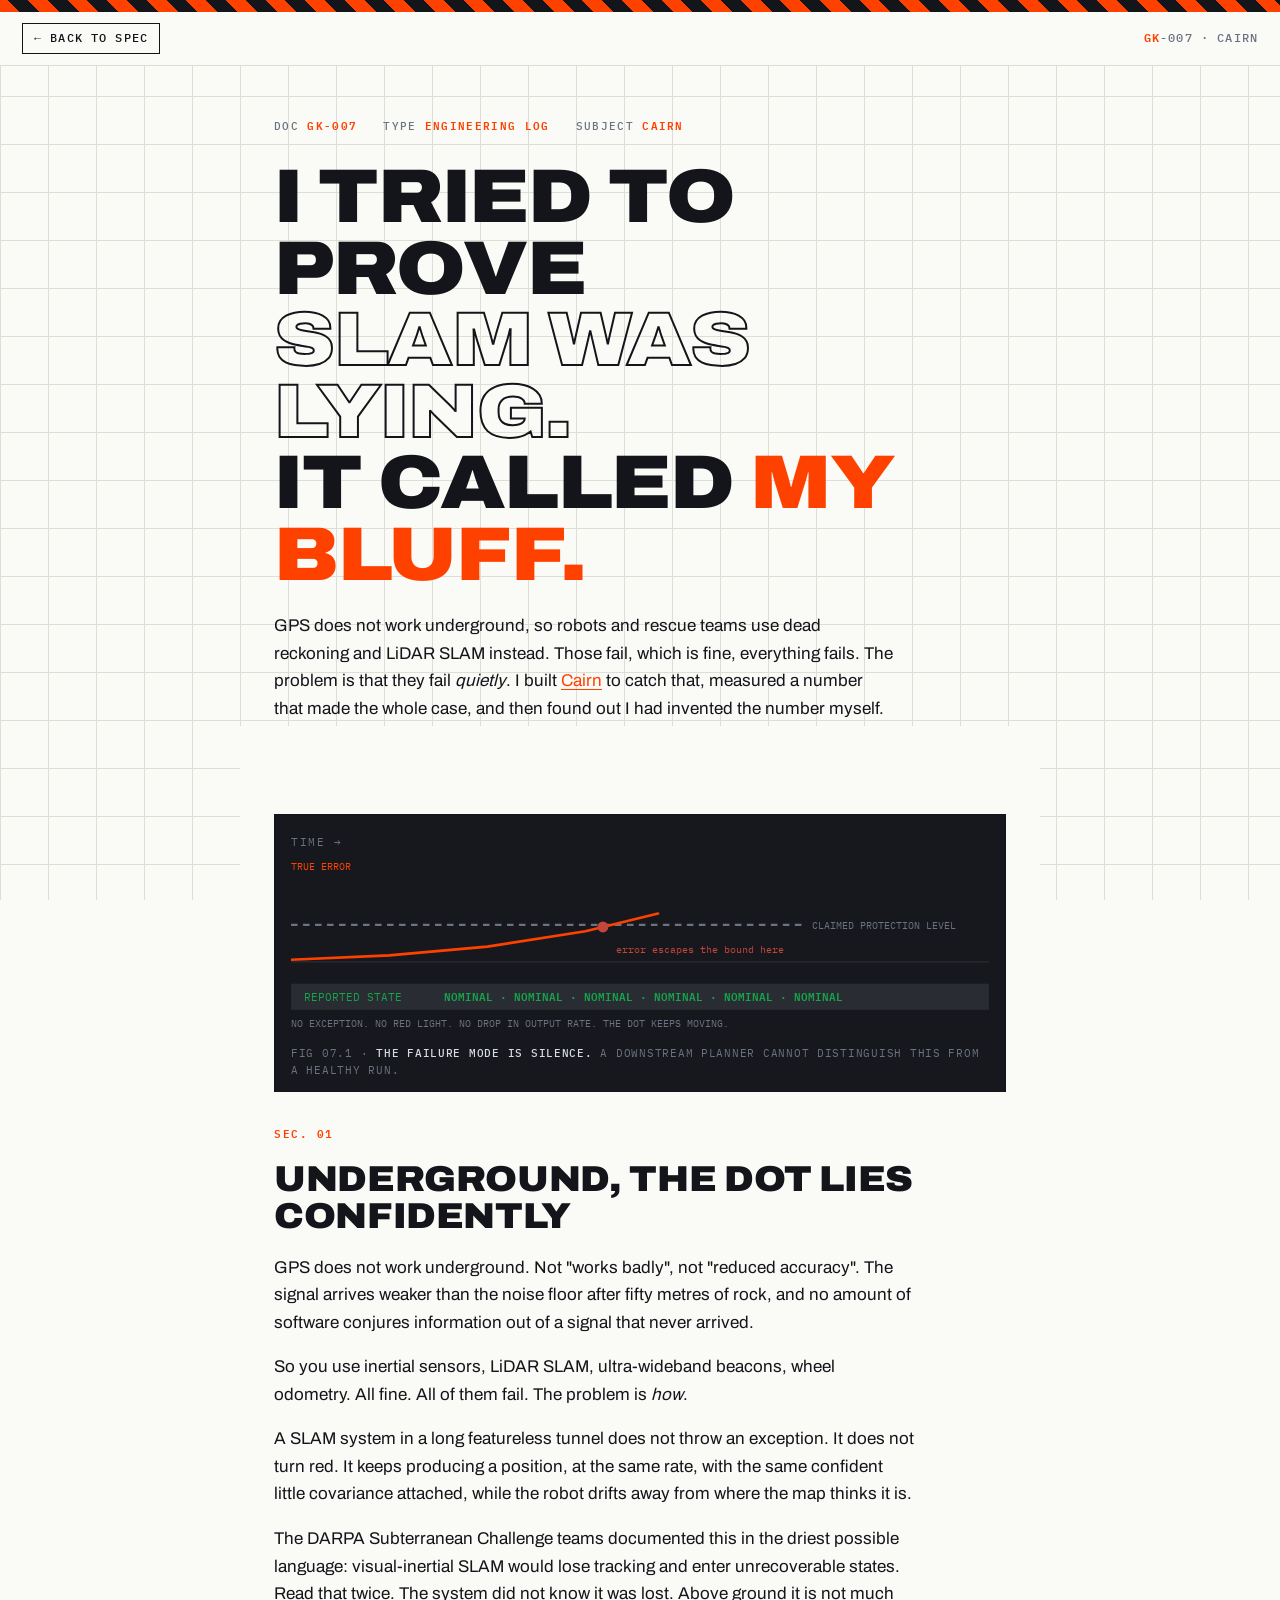
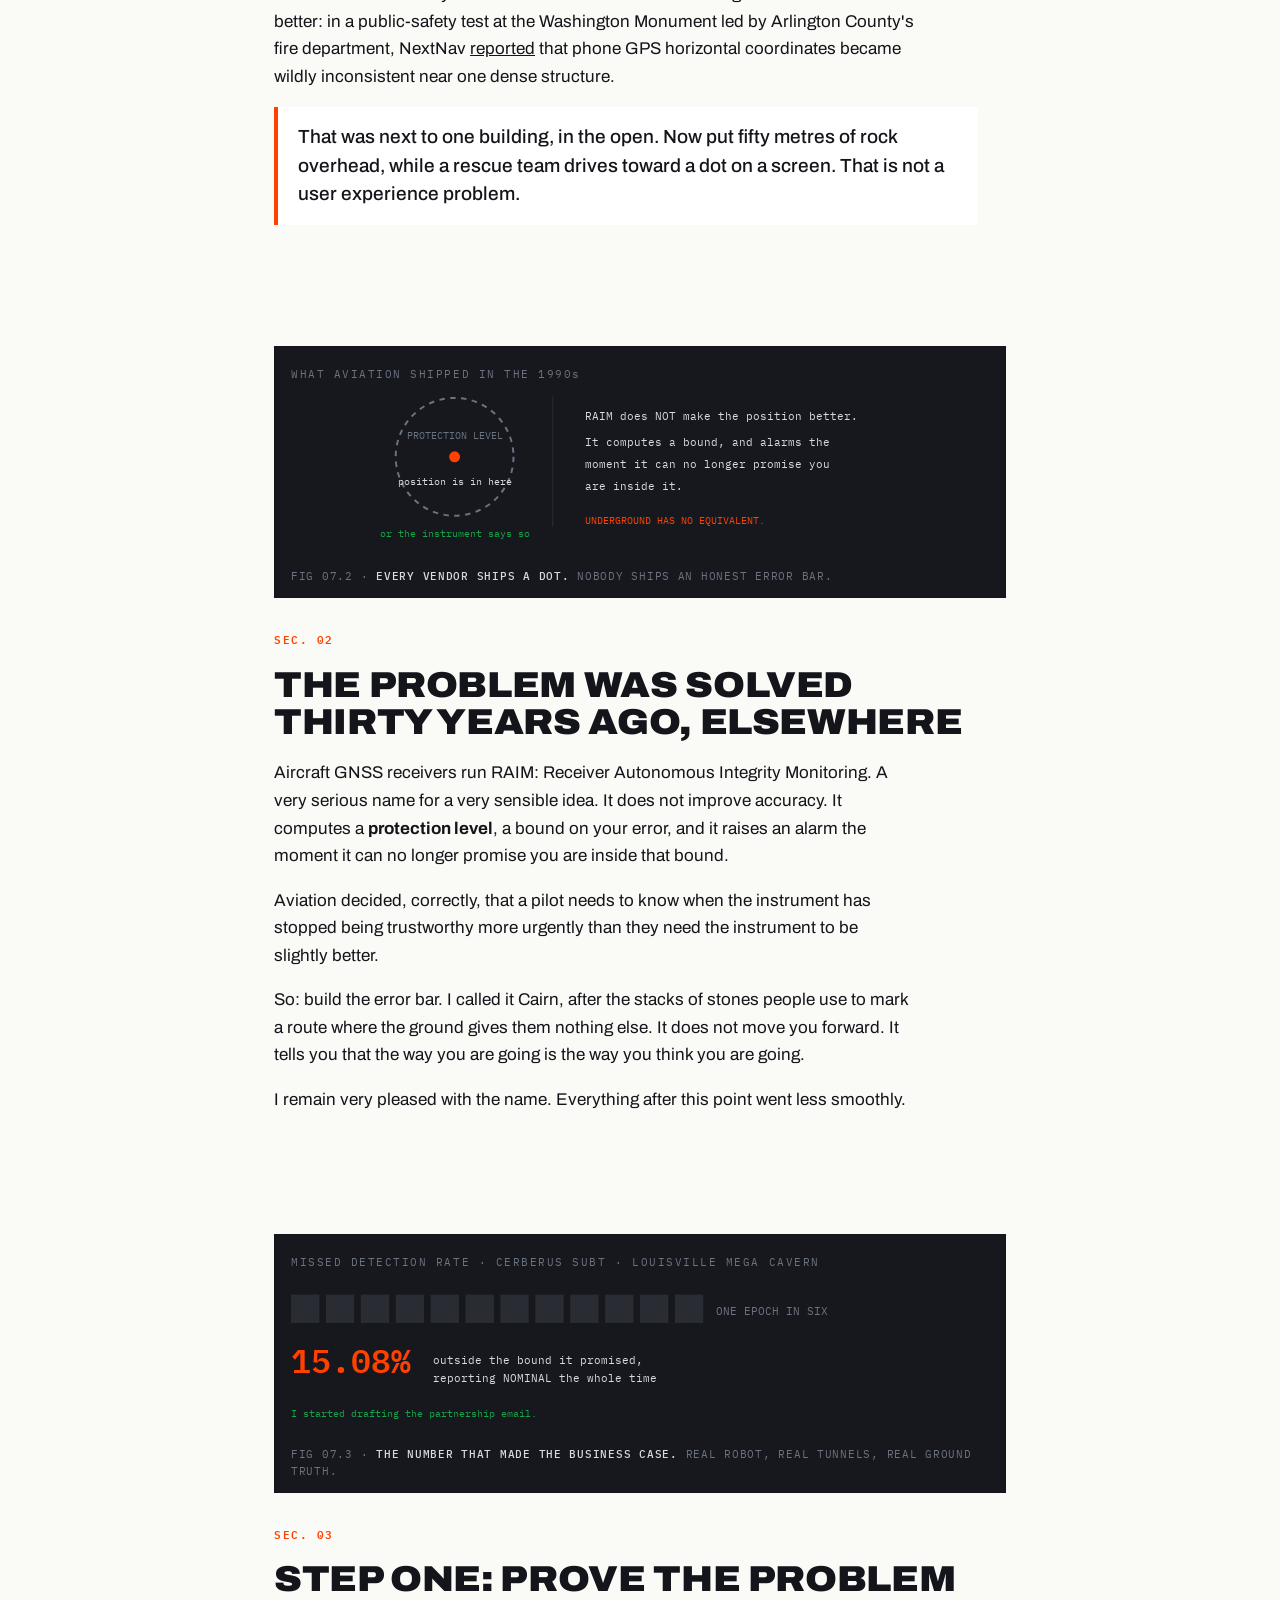
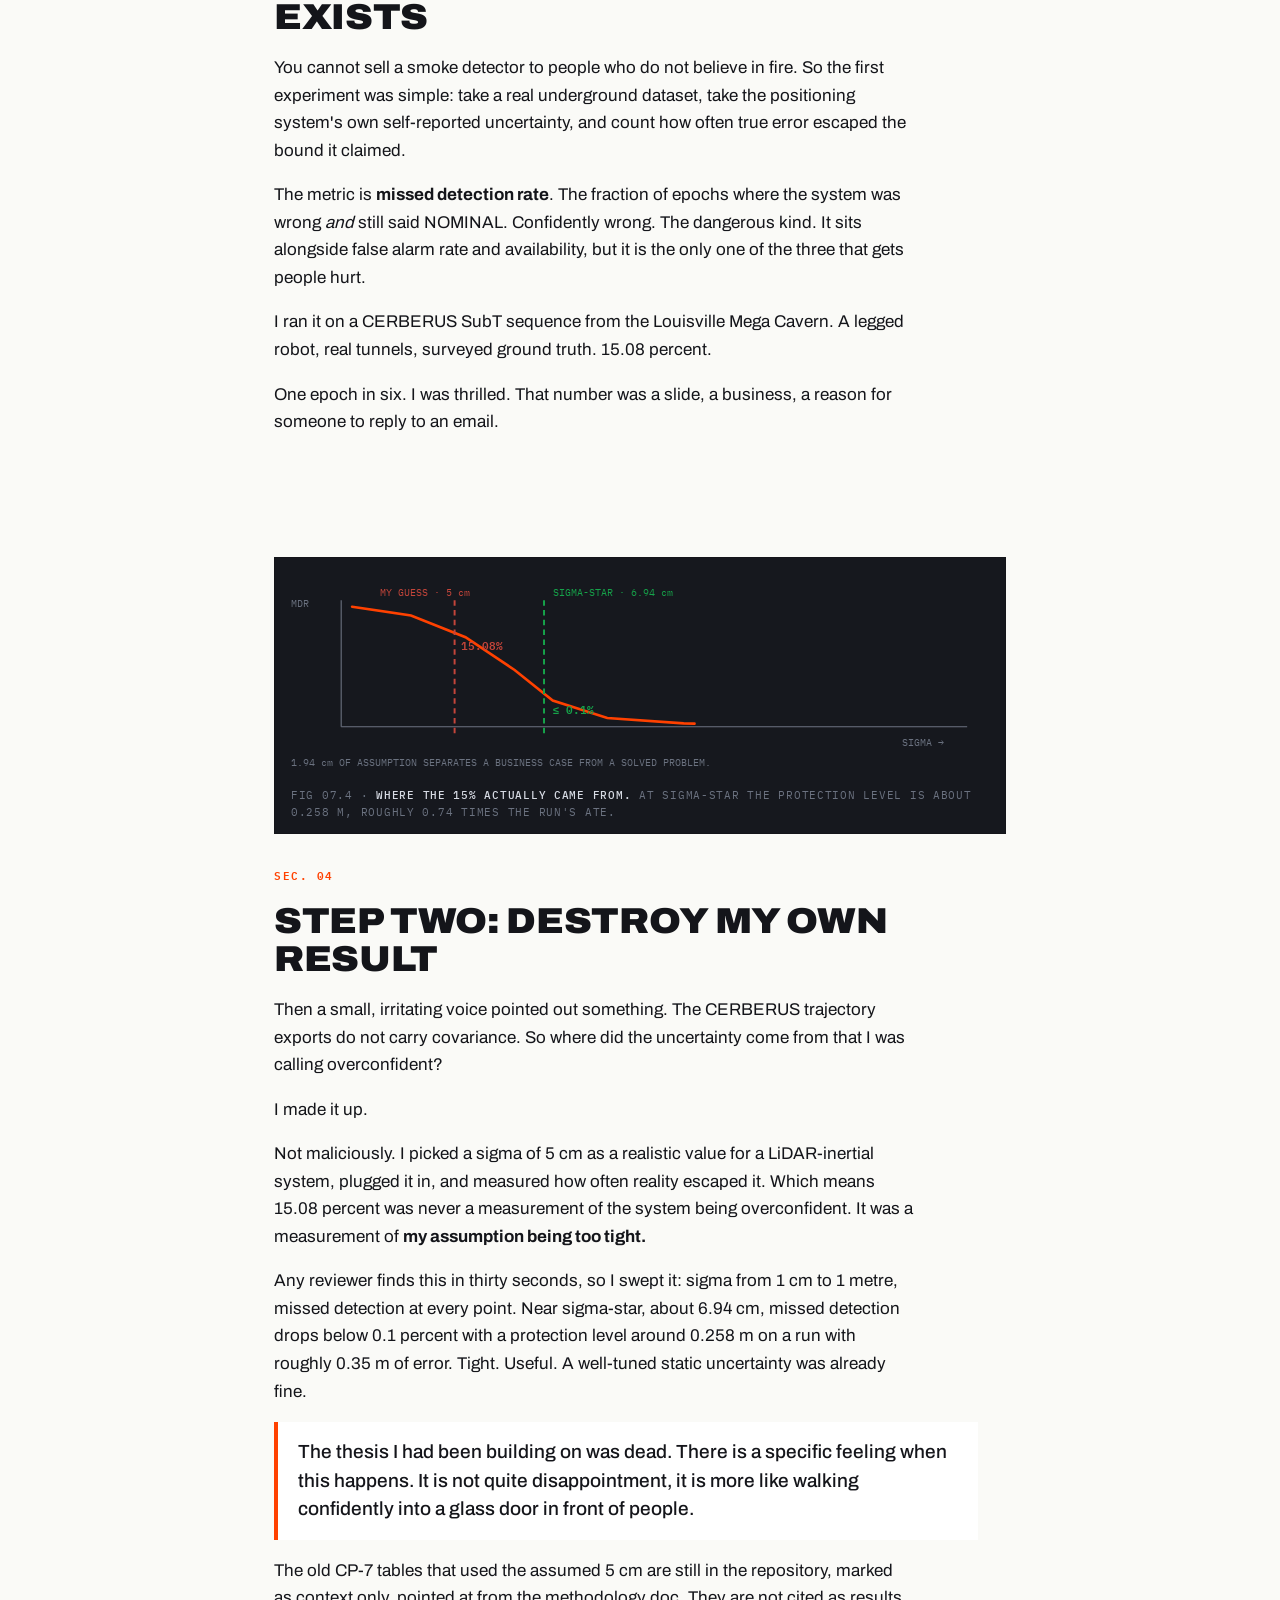
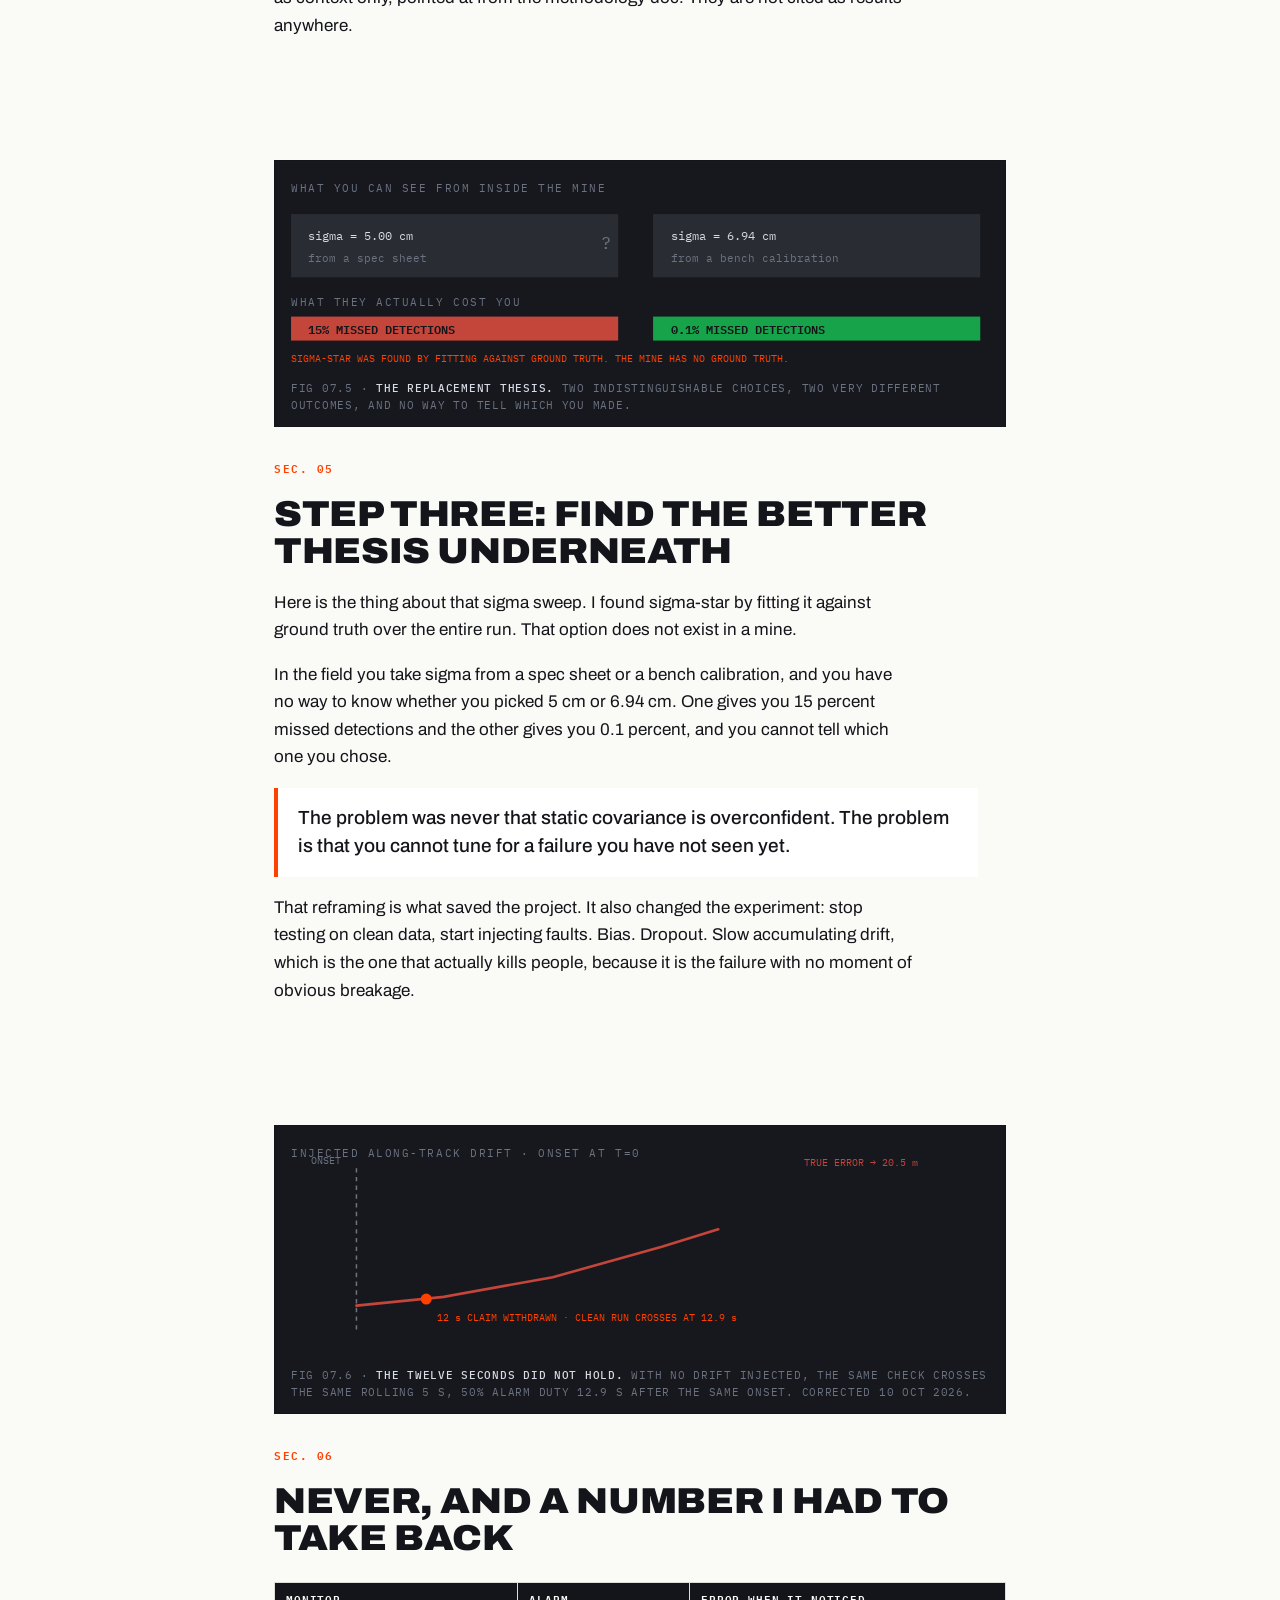
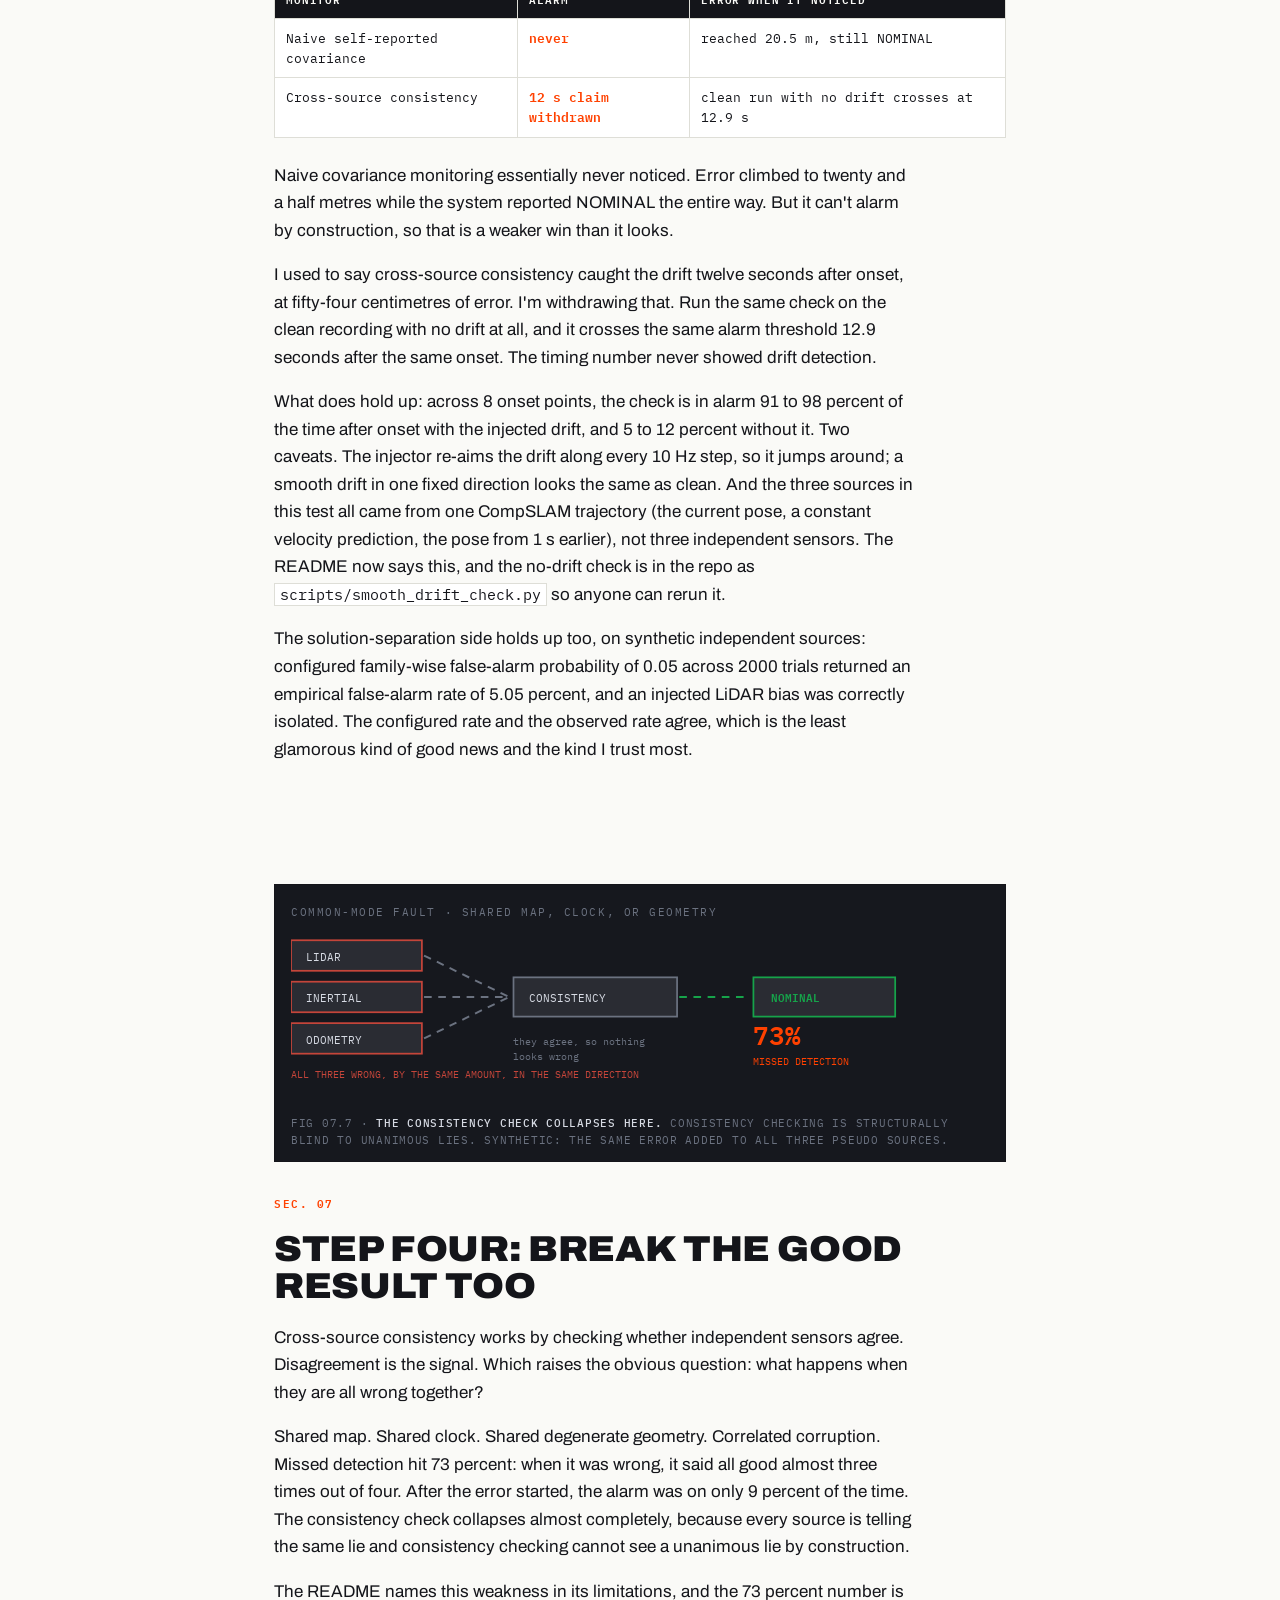
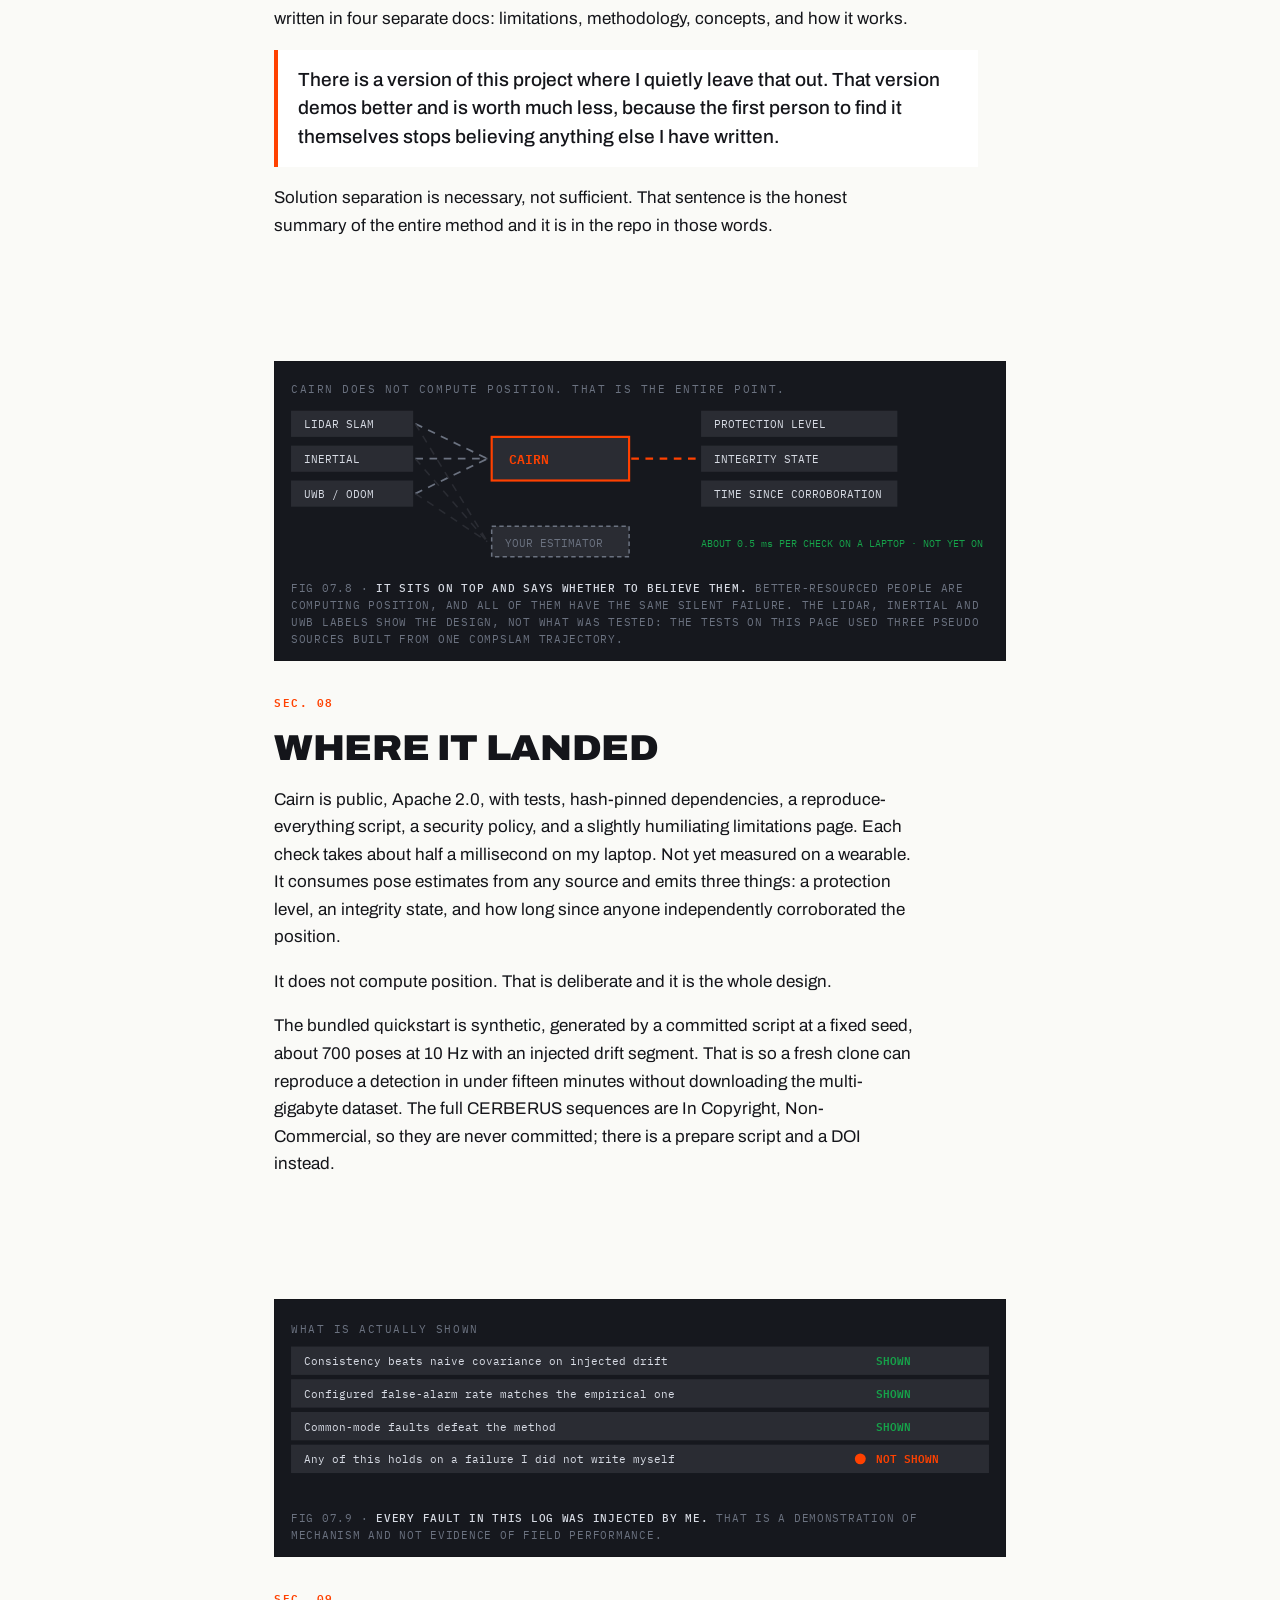
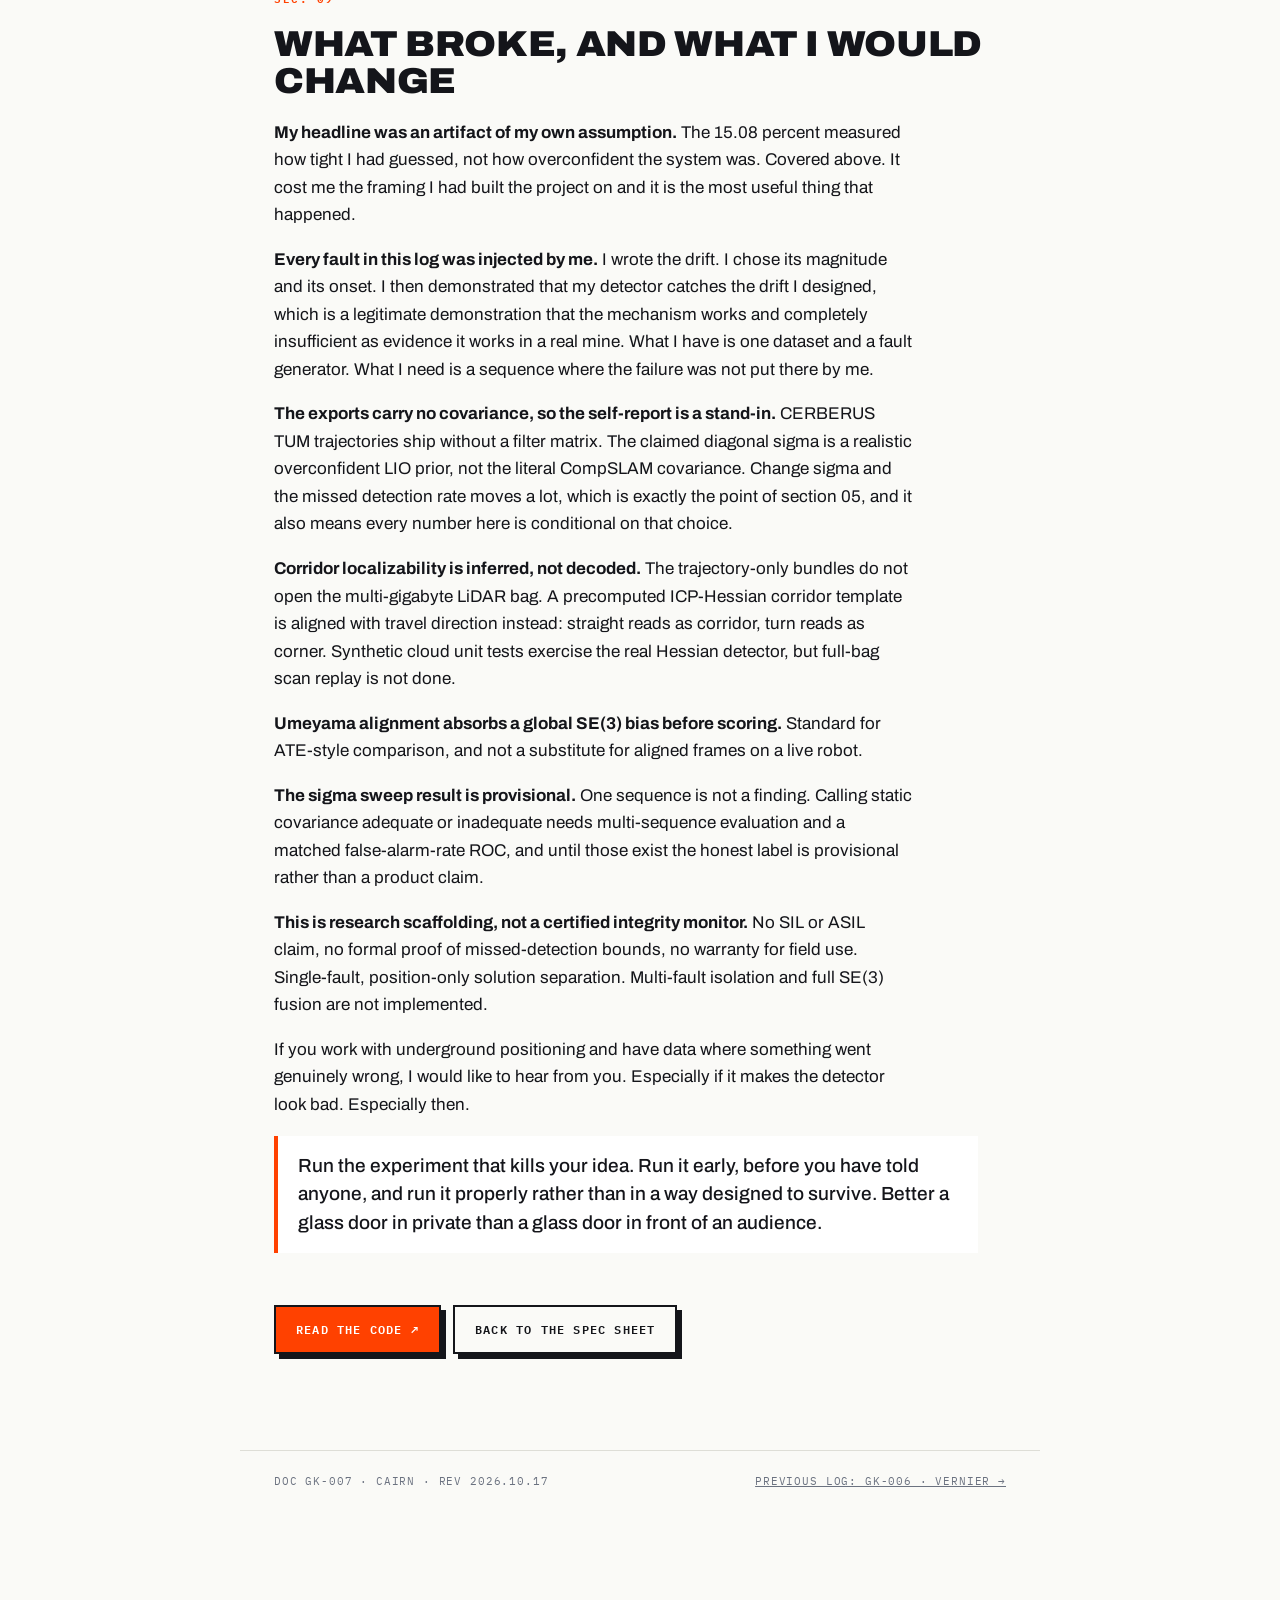
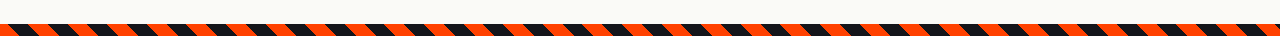
<file: cairn.html>
<!DOCTYPE html>
<html lang="en">
<head>
<meta charset="utf-8">
<meta http-equiv="Content-Security-Policy" content="default-src 'self'; script-src 'self'; style-src 'self'; font-src 'self'; img-src 'self' data:; connect-src 'self'; worker-src 'self'; manifest-src 'self'; base-uri 'self'; form-action 'none'; object-src 'none'; frame-src 'none'; child-src 'none'; media-src 'none'; upgrade-insecure-requests;">
<meta name="viewport" content="width=device-width, initial-scale=1">
<meta name="referrer" content="strict-origin-when-cross-origin">
<title>GK-007 · I tried to prove SLAM was lying, and it called my bluff · Gautam Khosla</title>
<meta name="description" content="Engineering log GK-007. Cairn is an integrity monitor for GPS-denied positioning. I measured a 15% missed-detection rate underground, then discovered the number came from my own assumption. What replaced it was better, and then I broke that too.">
<link rel="canonical" href="https://gautamkhosla.com/cairn.html">
<link rel="stylesheet" href="gklog.css">

<meta property="og:type" content="article">
<meta property="og:title" content="I tried to prove SLAM was lying. It called my bluff.">
<meta property="og:description" content="An integrity monitor for robots underground, and what happened when I tested my own idea properly.">
<meta property="og:url" content="https://gautamkhosla.com/cairn.html">
<meta property="og:image" content="https://gautamkhosla.com/og-image.png">
<meta name="twitter:card" content="summary_large_image">
<script type="application/ld+json">
{"@context":"https://schema.org","@type":"TechArticle","headline":"I tried to prove SLAM was lying. It called my bluff.","alternativeHeadline":"GK-007: integrity monitoring for GPS-denied positioning","description":"Building Cairn, an integrity monitor for underground robots. A 15% missed-detection headline turned out to be an artifact of an assumed covariance. The replacement thesis held up better, and its own worst failure mode is measured and published.","url":"https://gautamkhosla.com/cairn.html","datePublished":"2026-08-14","inLanguage":"en","author":{"@type":"Person","name":"Gautam Khosla","url":"https://gautamkhosla.com","sameAs":["https://github.com/GautamTalksDev","https://www.linkedin.com/in/gautam-khosla/"]},"about":{"@type":"SoftwareSourceCode","name":"Cairn","codeRepository":"https://github.com/GautamTalksDev/Cairn","programmingLanguage":"Python","license":"https://www.apache.org/licenses/LICENSE-2.0"},"isPartOf":{"@type":"WebSite","name":"Gautam Khosla","url":"https://gautamkhosla.com"}}
</script>
</head>
<body>

<div class="v-hazard"></div>

<nav class="v-top">
  <a class="v-back" href="/#work">&#8592; Back to spec</a>
  <span class="v-top-id"><b>GK</b>-007 · Cairn</span>
</nav>

<main class="v-wrap">

  <div class="v-doc">
    <span>DOC <b>GK-007</b></span>
    <span>TYPE <b>ENGINEERING LOG</b></span>
    <span>SUBJECT <b>CAIRN</b></span>
  </div>

  <h1 class="v-h1">
    I tried to prove<br>
    <span class="v-out">SLAM was lying.</span><br>
    It called <span class="v-acc">my bluff.</span>
  </h1>

  <p class="v-stand">
    GPS does not work underground, so robots and rescue teams use dead reckoning and LiDAR SLAM
    instead. Those fail, which is fine, everything fails. The problem is that they fail
    <em>quietly</em>. I built
    <a href="https://github.com/GautamTalksDev/Cairn" rel="noopener noreferrer external">Cairn</a>
    to catch that, measured a number that made the whole case, and then found out I had invented
    the number myself.
  </p>
  <!-- VIDEO URL PLACEHOLDER. To show the button, add href="https://www.youtube.com/watch?v=VIDEO_ID"
       to the <a> below; nothing else changes.
       With no href (or an empty one) gklog.css hides it, so it can never ship as a dead link. -->
  <a class="v-btn v-vid" rel="noopener noreferrer external">Watch the video &#8599;</a>


  <!-- ================= 01 ================= -->
  <section class="v-sec">
    <figure class="v-fig">
      <svg viewBox="0 0 640 186" xmlns="http://www.w3.org/2000/svg" role="img" aria-label="True position error climbs steadily while the reported protection level stays flat and the state stays nominal">
        <text x="0" y="14" font-family="IBM Plex Mono, monospace" font-size="10" letter-spacing="1.4" fill="#6B7280">TIME &#8594;</text>

        <line x1="0" y1="120" x2="640" y2="120" stroke="#2A2C33" stroke-width="1"/>
        <line x1="0" y1="86" x2="470" y2="86" stroke="#6B7280" stroke-width="2" stroke-dasharray="6 5"/>
        <text x="478" y="90" font-family="IBM Plex Mono, monospace" font-size="9.5" fill="#6B7280">CLAIMED PROTECTION LEVEL</text>

        <path class="v-fork" d="M0 118 L90 114 L180 106 L270 92 L360 70 L450 44 L540 26 L620 20" fill="none" stroke="#FF4100" stroke-width="2.4" stroke-linecap="round"/>
        <text x="0" y="36" font-family="IBM Plex Mono, monospace" font-size="9.5" fill="#FF4100">TRUE ERROR</text>

        <circle class="v-pulse" cx="286" cy="88" r="5" fill="#C4453A"/>
        <text x="298" y="112" font-family="IBM Plex Mono, monospace" font-size="9" fill="#C4453A">error escapes the bound here</text>

        <rect x="0" y="140" width="640" height="24" fill="#2A2C33"/>
        <text x="12" y="156" font-family="IBM Plex Mono, monospace" font-size="10.5" fill="#16A34A">REPORTED STATE</text>
        <text x="140" y="156" font-family="IBM Plex Mono, monospace" font-size="10.5" font-weight="600" fill="#16A34A">NOMINAL &#183; NOMINAL &#183; NOMINAL &#183; NOMINAL &#183; NOMINAL &#183; NOMINAL</text>
        <text x="0" y="180" font-family="IBM Plex Mono, monospace" font-size="9" fill="#6B7280">NO EXCEPTION. NO RED LIGHT. NO DROP IN OUTPUT RATE. THE DOT KEEPS MOVING.</text>
      </svg>
      <figcaption class="v-cap">FIG 07.1 · <b>The failure mode is silence.</b> A downstream planner cannot distinguish this from a healthy run.</figcaption>
    </figure>

    <p class="v-num">SEC. 01</p>
    <h2 class="v-h2">Underground, the dot lies confidently</h2>

    <p>GPS does not work underground. Not "works badly", not "reduced accuracy". The signal arrives
    weaker than the noise floor after fifty metres of rock, and no amount of software conjures
    information out of a signal that never arrived.</p>

    <p>So you use inertial sensors, LiDAR SLAM, ultra-wideband beacons, wheel odometry. All fine.
    All of them fail. The problem is <em>how</em>.</p>

    <p>A SLAM system in a long featureless tunnel does not throw an exception. It does not turn red.
    It keeps producing a position, at the same rate, with the same confident little covariance
    attached, while the robot drifts away from where the map thinks it is.</p>

    <p>The DARPA Subterranean Challenge teams documented this in the driest possible language:
    visual-inertial SLAM would lose tracking and enter unrecoverable states. Read that twice. The
    system did not know it was lost. Above ground it is not much better: in a public-safety test at the
    Washington Monument led by Arlington County's fire department, NextNav
    <a href="https://www.criticalcommunicationsreview.com/ccr/other-news/116499/nextnav-delivers-pinpoint-z-axis-accuracy-in-july-4th-public-safety-test-at-washington-monument">reported</a>
    that phone GPS horizontal coordinates became wildly inconsistent near one dense structure.</p>

    <p class="v-pull">That was next to one building, in the open. Now put fifty metres of rock overhead, while a rescue team drives toward a dot on a screen.
    That is not a user experience problem.</p>
  </section>

  <!-- ================= 02 ================= -->
  <section class="v-sec">
    <figure class="v-fig">
      <svg viewBox="0 0 640 178" xmlns="http://www.w3.org/2000/svg" role="img" aria-label="Aviation RAIM computes a protection level and alarms when it can no longer guarantee the position is inside it">
        <text x="0" y="14" font-family="IBM Plex Mono, monospace" font-size="10" letter-spacing="1.4" fill="#6B7280">WHAT AVIATION SHIPPED IN THE 1990s</text>

        <circle cx="150" cy="86" r="54" fill="none" stroke="#6B7280" stroke-width="1.8" stroke-dasharray="5 5"/>
        <circle cx="150" cy="86" r="5" fill="#FF4100"/>
        <text x="150" y="70" text-anchor="middle" font-family="IBM Plex Mono, monospace" font-size="9" fill="#6B7280">PROTECTION LEVEL</text>
        <text x="150" y="112" text-anchor="middle" font-family="IBM Plex Mono, monospace" font-size="9" fill="#D7DBE4">position is in here</text>
        <text x="150" y="160" text-anchor="middle" font-family="IBM Plex Mono, monospace" font-size="9.5" fill="#16A34A">or the instrument says so</text>

        <line x1="240" y1="30" x2="240" y2="150" stroke="#2A2C33" stroke-width="1"/>

        <text x="270" y="52" font-family="IBM Plex Mono, monospace" font-size="10.5" fill="#D7DBE4">RAIM does NOT make the position better.</text>
        <text x="270" y="76" font-family="IBM Plex Mono, monospace" font-size="10.5" fill="#D7DBE4">It computes a bound, and alarms the</text>
        <text x="270" y="96" font-family="IBM Plex Mono, monospace" font-size="10.5" fill="#D7DBE4">moment it can no longer promise you</text>
        <text x="270" y="116" font-family="IBM Plex Mono, monospace" font-size="10.5" fill="#D7DBE4">are inside it.</text>
        <text x="270" y="148" font-family="IBM Plex Mono, monospace" font-size="9.5" fill="#FF4100">UNDERGROUND HAS NO EQUIVALENT.</text>
      </svg>
      <figcaption class="v-cap">FIG 07.2 · <b>Every vendor ships a dot.</b> Nobody ships an honest error bar.</figcaption>
    </figure>

    <p class="v-num">SEC. 02</p>
    <h2 class="v-h2">The problem was solved thirty years ago, elsewhere</h2>

    <p>Aircraft GNSS receivers run RAIM: Receiver Autonomous Integrity Monitoring. A very serious
    name for a very sensible idea. It does not improve accuracy. It computes a
    <b>protection level</b>, a bound on your error, and it raises an alarm the moment it can no
    longer promise you are inside that bound.</p>

    <p>Aviation decided, correctly, that a pilot needs to know when the instrument has stopped
    being trustworthy more urgently than they need the instrument to be slightly better.</p>

    <p>So: build the error bar. I called it Cairn, after the stacks of stones people use to mark a
    route where the ground gives them nothing else. It does not move you forward. It tells you that
    the way you are going is the way you think you are going.</p>

    <p>I remain very pleased with the name. Everything after this point went less smoothly.</p>
  </section>

  <!-- ================= 03 ================= -->
  <section class="v-sec">
    <figure class="v-fig">
      <svg viewBox="0 0 640 168" xmlns="http://www.w3.org/2000/svg" role="img" aria-label="Missed detection rate of 15.08 percent on a real underground sequence">
        <text x="0" y="14" font-family="IBM Plex Mono, monospace" font-size="10" letter-spacing="1.4" fill="#6B7280">MISSED DETECTION RATE &#183; CERBERUS SUBT &#183; LOUISVILLE MEGA CAVERN</text>

        <g>
          <rect x="0"   y="40" width="26" height="26" fill="#2A2C33"/><rect x="32"  y="40" width="26" height="26" fill="#2A2C33"/><rect x="64" y="40" width="26" height="26" fill="#2A2C33"/><rect x="96" y="40" width="26" height="26" fill="#2A2C33"/><rect x="128" y="40" width="26" height="26" fill="#2A2C33"/><rect class="v-rare" x="160" y="40" width="26" height="26" fill="#2A2C33"/>
          <rect x="192" y="40" width="26" height="26" fill="#2A2C33"/><rect x="224" y="40" width="26" height="26" fill="#2A2C33"/><rect x="256" y="40" width="26" height="26" fill="#2A2C33"/><rect x="288" y="40" width="26" height="26" fill="#2A2C33"/><rect x="320" y="40" width="26" height="26" fill="#2A2C33"/><rect class="v-rare" x="352" y="40" width="26" height="26" fill="#2A2C33"/>
        </g>
        <text x="390" y="59" font-family="IBM Plex Mono, monospace" font-size="10" fill="#6B7280">ONE EPOCH IN SIX</text>

        <text x="0" y="112" font-family="IBM Plex Mono, monospace" font-size="30" font-weight="600" fill="#FF4100">15.08%</text>
        <text x="130" y="104" font-family="IBM Plex Mono, monospace" font-size="10.5" fill="#D7DBE4">outside the bound it promised,</text>
        <text x="130" y="120" font-family="IBM Plex Mono, monospace" font-size="10.5" fill="#D7DBE4">reporting NOMINAL the whole time</text>

        <text x="0" y="152" font-family="IBM Plex Mono, monospace" font-size="9.5" fill="#16A34A">I started drafting the partnership email.</text>
      </svg>
      <figcaption class="v-cap">FIG 07.3 · <b>The number that made the business case.</b> Real robot, real tunnels, real ground truth.</figcaption>
    </figure>

    <p class="v-num">SEC. 03</p>
    <h2 class="v-h2">Step one: prove the problem exists</h2>

    <p>You cannot sell a smoke detector to people who do not believe in fire. So the first
    experiment was simple: take a real underground dataset, take the positioning system's own
    self-reported uncertainty, and count how often true error escaped the bound it claimed.</p>

    <p>The metric is <b>missed detection rate</b>. The fraction of epochs where the system was wrong
    <em>and</em> still said NOMINAL. Confidently wrong. The dangerous kind. It sits alongside false
    alarm rate and availability, but it is the only one of the three that gets people hurt.</p>

    <p>I ran it on a CERBERUS SubT sequence from the Louisville Mega Cavern. A legged robot, real
    tunnels, surveyed ground truth. 15.08 percent.</p>

    <p>One epoch in six. I was thrilled. That number was a slide, a business, a reason for someone
    to reply to an email.</p>
  </section>

  <!-- ================= 04 ================= -->
  <section class="v-sec">
    <figure class="v-fig">
      <svg viewBox="0 0 640 186" xmlns="http://www.w3.org/2000/svg" role="img" aria-label="Missed detection rate plotted against the assumed sigma, showing that a well chosen static sigma already achieves under 0.1 percent">
        <line x1="46" y1="140" x2="620" y2="140" stroke="#6B7280" stroke-width="1"/>
        <line x1="46" y1="24" x2="46" y2="140" stroke="#6B7280" stroke-width="1"/>
        <text x="0" y="30" font-family="IBM Plex Mono, monospace" font-size="9" fill="#6B7280">MDR</text>
        <text x="560" y="158" font-family="IBM Plex Mono, monospace" font-size="9" fill="#6B7280">SIGMA &#8594;</text>

        <path class="v-fork" d="M56 30 L110 38 L160 58 L205 88 L240 116 L290 132 L360 137 L460 139 L610 140" fill="none" stroke="#FF4100" stroke-width="2.4" stroke-linecap="round"/>

        <line x1="150" y1="24" x2="150" y2="146" stroke="#C4453A" stroke-width="1.8" stroke-dasharray="5 4"/>
        <text x="82" y="20" font-family="IBM Plex Mono, monospace" font-size="9" fill="#C4453A">MY GUESS &#183; 5 cm</text>
        <text x="156" y="70" font-family="IBM Plex Mono, monospace" font-size="10" font-weight="600" fill="#C4453A">15.08%</text>

        <line x1="232" y1="24" x2="232" y2="146" stroke="#16A34A" stroke-width="1.8" stroke-dasharray="5 4"/>
        <text x="240" y="20" font-family="IBM Plex Mono, monospace" font-size="9" fill="#16A34A">SIGMA-STAR &#183; 6.94 cm</text>
        <text x="240" y="128" font-family="IBM Plex Mono, monospace" font-size="10" font-weight="600" fill="#16A34A">&#8804; 0.1%</text>

        <text x="0" y="176" font-family="IBM Plex Mono, monospace" font-size="9" fill="#6B7280">1.94 cm OF ASSUMPTION SEPARATES A BUSINESS CASE FROM A SOLVED PROBLEM.</text>
      </svg>
      <figcaption class="v-cap">FIG 07.4 · <b>Where the 15% actually came from.</b> At sigma-star the protection level is about 0.258 m, roughly 0.74 times the run's ATE.</figcaption>
    </figure>

    <p class="v-num">SEC. 04</p>
    <h2 class="v-h2">Step two: destroy my own result</h2>

    <p>Then a small, irritating voice pointed out something. The CERBERUS trajectory exports do not
    carry covariance. So where did the uncertainty come from that I was calling overconfident?</p>

    <p>I made it up.</p>

    <p>Not maliciously. I picked a sigma of 5 cm as a realistic value for a LiDAR-inertial system,
    plugged it in, and measured how often reality escaped it. Which means 15.08 percent was never a
    measurement of the system being overconfident. It was a measurement of
    <b>my assumption being too tight.</b></p>

    <p>Any reviewer finds this in thirty seconds, so I swept it: sigma from 1 cm to 1 metre, missed
    detection at every point. Near sigma-star, about 6.94 cm, missed detection drops below 0.1
    percent with a protection level around 0.258 m on a run with roughly 0.35 m of error. Tight.
    Useful. A well-tuned static uncertainty was already fine.</p>

    <p class="v-pull">The thesis I had been building on was dead. There is a specific feeling when
    this happens. It is not quite disappointment, it is more like walking confidently into a glass
    door in front of people.</p>

    <p>The old CP-7 tables that used the assumed 5 cm are still in the repository, marked as
    context only, pointed at from the methodology doc. They are not cited as results anywhere.</p>
  </section>

  <!-- ================= 05 ================= -->
  <section class="v-sec">
    <figure class="v-fig">
      <svg viewBox="0 0 640 176" xmlns="http://www.w3.org/2000/svg" role="img" aria-label="In the field the two sigma choices are indistinguishable because ground truth is unavailable">
        <text x="0" y="14" font-family="IBM Plex Mono, monospace" font-size="10" letter-spacing="1.4" fill="#6B7280">WHAT YOU CAN SEE FROM INSIDE THE MINE</text>

        <rect x="0" y="34" width="300" height="58" fill="#2A2C33"/>
        <text x="16" y="58" font-family="IBM Plex Mono, monospace" font-size="11" fill="#D7DBE4">sigma = 5.00 cm</text>
        <text x="16" y="78" font-family="IBM Plex Mono, monospace" font-size="10" fill="#6B7280">from a spec sheet</text>

        <rect x="332" y="34" width="300" height="58" fill="#2A2C33"/>
        <text x="348" y="58" font-family="IBM Plex Mono, monospace" font-size="11" fill="#D7DBE4">sigma = 6.94 cm</text>
        <text x="348" y="78" font-family="IBM Plex Mono, monospace" font-size="10" fill="#6B7280">from a bench calibration</text>

        <text x="284" y="66" font-family="IBM Plex Mono, monospace" font-size="16" fill="#6B7280">?</text>

        <text x="0" y="118" font-family="IBM Plex Mono, monospace" font-size="10" letter-spacing="1.4" fill="#6B7280">WHAT THEY ACTUALLY COST YOU</text>
        <rect x="0" y="128" width="300" height="22" fill="#C4453A"/>
        <text x="16" y="144" font-family="IBM Plex Mono, monospace" font-size="11" font-weight="600" fill="#14151A">15% MISSED DETECTIONS</text>
        <rect x="332" y="128" width="300" height="22" fill="#16A34A"/>
        <text x="348" y="144" font-family="IBM Plex Mono, monospace" font-size="11" font-weight="600" fill="#14151A">0.1% MISSED DETECTIONS</text>

        <text x="0" y="170" font-family="IBM Plex Mono, monospace" font-size="9" fill="#FF4100">SIGMA-STAR WAS FOUND BY FITTING AGAINST GROUND TRUTH. THE MINE HAS NO GROUND TRUTH.</text>
      </svg>
      <figcaption class="v-cap">FIG 07.5 · <b>The replacement thesis.</b> Two indistinguishable choices, two very different outcomes, and no way to tell which you made.</figcaption>
    </figure>

    <p class="v-num">SEC. 05</p>
    <h2 class="v-h2">Step three: find the better thesis underneath</h2>

    <p>Here is the thing about that sigma sweep. I found sigma-star by fitting it against ground
    truth over the entire run. That option does not exist in a mine.</p>

    <p>In the field you take sigma from a spec sheet or a bench calibration, and you have no way to
    know whether you picked 5 cm or 6.94 cm. One gives you 15 percent missed detections and the
    other gives you 0.1 percent, and you cannot tell which one you chose.</p>

    <p class="v-pull">The problem was never that static covariance is overconfident. The problem is
    that you cannot tune for a failure you have not seen yet.</p>

    <p>That reframing is what saved the project. It also changed the experiment: stop testing on
    clean data, start injecting faults. Bias. Dropout. Slow accumulating drift, which is the one
    that actually kills people, because it is the failure with no moment of obvious breakage.</p>
  </section>

  <!-- ================= 06 ================= -->
  <section class="v-sec">
    <figure class="v-fig">
      <svg viewBox="0 0 640 196" xmlns="http://www.w3.org/2000/svg" role="img" aria-label="Under injected drift the naive covariance monitor never alarms while error reaches 20.5 metres. The earlier 12 second consistency result is withdrawn: with no drift at all, the same check crosses its alarm threshold 12.9 seconds after the same onset">
        <text x="0" y="14" font-family="IBM Plex Mono, monospace" font-size="10" letter-spacing="1.4" fill="#6B7280">INJECTED ALONG-TRACK DRIFT &#183; ONSET AT T=0</text>

        <line x1="60" y1="24" x2="60" y2="176" stroke="#6B7280" stroke-width="1.4" stroke-dasharray="4 4"/>
        <text x="18" y="20" font-family="IBM Plex Mono, monospace" font-size="9" fill="#6B7280">ONSET</text>

        <path class="v-fork" d="M60 150 L140 142 L240 124 L340 96 L450 62 L560 34 L620 26" fill="none" stroke="#C4453A" stroke-width="2.4" stroke-linecap="round"/>
        <text x="470" y="22" font-family="IBM Plex Mono, monospace" font-size="9.5" fill="#C4453A">TRUE ERROR &#8594; 20.5 m</text>

        <circle class="v-pulse" cx="124" cy="144" r="5" fill="#FF4100"/>
        <text x="134" y="164" font-family="IBM Plex Mono, monospace" font-size="9.5" fill="#FF4100">12 s CLAIM WITHDRAWN &#183; CLEAN RUN CROSSES AT 12.9 s</text>

        <rect x="0" y="182" width="640" height="0" fill="none"/>
        <g font-family="IBM Plex Mono, monospace" font-size="10.5">
          <rect x="0" y="184" width="310" height="0" fill="none"/>
        </g>
      </svg>
      <figcaption class="v-cap">FIG 07.6 · <b>The twelve seconds did not hold.</b> With no drift injected, the same check crosses the same rolling 5 s, 50% alarm duty 12.9 s after the same onset. Corrected 10 Oct 2026.</figcaption>
    </figure>

    <p class="v-num">SEC. 06</p>
    <h2 class="v-h2">Never, and a number I had to take back</h2>

    <table class="v-table">
      <thead><tr><th>Monitor</th><th>Alarm</th><th>Error when it noticed</th></tr></thead>
      <tbody>
        <tr><td>Naive self-reported covariance</td><td class="v-unev">never</td><td>reached 20.5 m, still NOMINAL</td></tr>
        <tr><td>Cross-source consistency</td><td class="v-unev">12 s claim withdrawn</td><td>clean run with no drift crosses at 12.9 s</td></tr>
      </tbody>
    </table>

    <p>Naive covariance monitoring essentially never noticed. Error climbed to twenty and a half
    metres while the system reported NOMINAL the entire way. But it can't alarm by construction, so
    that is a weaker win than it looks.</p>

    <p>I used to say cross-source consistency caught the drift twelve seconds after onset, at
    fifty-four centimetres of error. I'm withdrawing that. Run the same check on the clean recording
    with no drift at all, and it crosses the same alarm threshold 12.9 seconds after the same onset.
    The timing number never showed drift detection.</p>

    <p>What does hold up: across 8 onset points, the check is in alarm 91 to 98 percent of the time
    after onset with the injected drift, and 5 to 12 percent without it. Two caveats. The injector
    re-aims the drift along every 10 Hz step, so it jumps around; a smooth drift in one fixed
    direction looks the same as clean. And the three sources in this test all came from one
    CompSLAM trajectory (the current pose, a constant velocity prediction, the pose from 1 s
    earlier), not three independent sensors. The README now says this, and the no-drift check is
    in the repo as <code>scripts/smooth_drift_check.py</code> so anyone can rerun it.</p>

    <p>The solution-separation side holds up too, on synthetic independent sources: configured
    family-wise false-alarm probability of 0.05 across 2000 trials returned an empirical false-alarm
    rate of 5.05 percent, and an injected LiDAR bias was correctly isolated. The configured rate and
    the observed rate agree, which is the least glamorous kind of good news and the kind I trust
    most.</p>
  </section>

  <!-- ================= 07 ================= -->
  <section class="v-sec">
    <figure class="v-fig">
      <svg viewBox="0 0 640 186" xmlns="http://www.w3.org/2000/svg" role="img" aria-label="When all sources share a map or clock they fail together, look consistent, and the monitor reports nominal while wrong for 73 percent of the run">
        <text x="0" y="14" font-family="IBM Plex Mono, monospace" font-size="10" letter-spacing="1.4" fill="#6B7280">COMMON-MODE FAULT &#183; SHARED MAP, CLOCK, OR GEOMETRY</text>

        <g font-family="IBM Plex Mono, monospace" font-size="10" fill="#D7DBE4">
          <rect x="0" y="36" width="120" height="28" fill="#2A2C33" stroke="#C4453A" stroke-width="1.6"/><text x="14" y="55">LIDAR</text>
          <rect x="0" y="74" width="120" height="28" fill="#2A2C33" stroke="#C4453A" stroke-width="1.6"/><text x="14" y="93">INERTIAL</text>
          <rect x="0" y="112" width="120" height="28" fill="#2A2C33" stroke="#C4453A" stroke-width="1.6"/><text x="14" y="131">ODOMETRY</text>
        </g>
        <text x="0" y="162" font-family="IBM Plex Mono, monospace" font-size="9" fill="#C4453A">ALL THREE WRONG, BY THE SAME AMOUNT, IN THE SAME DIRECTION</text>

        <path class="v-flow" d="M122 50 L200 88 M122 88 L200 88 M122 126 L200 88" fill="none" stroke="#6B7280" stroke-width="1.8"/>

        <rect x="204" y="70" width="150" height="36" fill="#2A2C33" stroke="#6B7280" stroke-width="1.6"/>
        <text x="218" y="93" font-family="IBM Plex Mono, monospace" font-size="10.5" fill="#D7DBE4">CONSISTENCY</text>

        <path class="v-flow" d="M356 88 L420 88" fill="none" stroke="#16A34A" stroke-width="2"/>
        <rect x="424" y="70" width="130" height="36" fill="#2A2C33" stroke="#16A34A" stroke-width="1.6"/>
        <text x="440" y="93" font-family="IBM Plex Mono, monospace" font-size="10.5" font-weight="600" fill="#16A34A">NOMINAL</text>

        <text x="424" y="132" font-family="IBM Plex Mono, monospace" font-size="24" font-weight="600" fill="#FF4100">73%</text>
        <text x="424" y="150" font-family="IBM Plex Mono, monospace" font-size="9.5" fill="#FF4100">MISSED DETECTION</text>
        <text x="204" y="132" font-family="IBM Plex Mono, monospace" font-size="9" fill="#6B7280">they agree, so nothing</text>
        <text x="204" y="146" font-family="IBM Plex Mono, monospace" font-size="9" fill="#6B7280">looks wrong</text>
      </svg>
      <figcaption class="v-cap">FIG 07.7 · <b>The consistency check collapses here.</b> Consistency checking is structurally blind to unanimous lies. Synthetic: the same error added to all three pseudo sources.</figcaption>
    </figure>

    <p class="v-num">SEC. 07</p>
    <h2 class="v-h2">Step four: break the good result too</h2>

    <p>Cross-source consistency works by checking whether independent sensors agree. Disagreement is
    the signal. Which raises the obvious question: what happens when they are all wrong together?</p>

    <p>Shared map. Shared clock. Shared degenerate geometry. Correlated corruption. Missed detection hit 73 percent: when it was wrong, it said all good almost three times out of four. After the error started, the alarm was on only 9 percent of the time. The consistency check collapses almost completely, because every source is telling the same lie and consistency
    checking cannot see a unanimous lie by construction.</p>

    <p>The README names this weakness in its limitations, and the 73 percent number is written in
    four separate docs: limitations, methodology, concepts, and how it works.</p>

    <p class="v-pull">There is a version of this project where I quietly leave that out. That version
    demos better and is worth much less, because the first person to find it themselves stops
    believing anything else I have written.</p>

    <p>Solution separation is necessary, not sufficient. That sentence is the honest summary of the
    entire method and it is in the repo in those words.</p>
  </section>

  <!-- ================= 08 ================= -->
  <section class="v-sec">
    <figure class="v-fig">
      <svg viewBox="0 0 640 176" xmlns="http://www.w3.org/2000/svg" role="img" aria-label="Cairn consumes pose sources and emits an integrity report, and never writes the position itself">
        <g font-family="IBM Plex Mono, monospace" font-size="10" fill="#D7DBE4">
          <rect x="0" y="30" width="112" height="24" fill="#2A2C33"/><text x="12" y="46">LIDAR SLAM</text>
          <rect x="0" y="62" width="112" height="24" fill="#2A2C33"/><text x="12" y="78">INERTIAL</text>
          <rect x="0" y="94" width="112" height="24" fill="#2A2C33"/><text x="12" y="110">UWB / ODOM</text>
        </g>

        <path class="v-flow" d="M114 42 L180 74 M114 74 L180 74 M114 106 L180 74" fill="none" stroke="#6B7280" stroke-width="1.6"/>
        <path class="v-flow" d="M114 42 L180 150 M114 74 L180 150 M114 106 L180 150" fill="none" stroke="#2A2C33" stroke-width="1.4"/>

        <rect x="184" y="54" width="126" height="40" fill="#2A2C33" stroke="#FF4100" stroke-width="2"/>
        <text x="200" y="79" font-family="IBM Plex Mono, monospace" font-size="12" font-weight="600" fill="#FF4100">CAIRN</text>

        <rect x="184" y="136" width="126" height="28" fill="#2A2C33" stroke="#6B7280" stroke-width="1.4" stroke-dasharray="4 3"/>
        <text x="196" y="155" font-family="IBM Plex Mono, monospace" font-size="10" fill="#6B7280">YOUR ESTIMATOR</text>

        <path class="v-flow" d="M312 74 L372 74" fill="none" stroke="#FF4100" stroke-width="2"/>
        <g font-family="IBM Plex Mono, monospace" font-size="10" fill="#D7DBE4">
          <rect x="376" y="30" width="180" height="24" fill="#2A2C33"/><text x="388" y="46">PROTECTION LEVEL</text>
          <rect x="376" y="62" width="180" height="24" fill="#2A2C33"/><text x="388" y="78">INTEGRITY STATE</text>
          <rect x="376" y="94" width="180" height="24" fill="#2A2C33"/><text x="388" y="110">TIME SINCE CORROBORATION</text>
        </g>

        <text x="0" y="14" font-family="IBM Plex Mono, monospace" font-size="10" letter-spacing="1.4" fill="#6B7280">CAIRN DOES NOT COMPUTE POSITION. THAT IS THE ENTIRE POINT.</text>
        <text x="376" y="155" font-family="IBM Plex Mono, monospace" font-size="9" fill="#16A34A">ABOUT 0.5 ms PER CHECK ON A LAPTOP &#183; NOT YET ON A WEARABLE</text>
      </svg>
      <figcaption class="v-cap">FIG 07.8 · <b>It sits on top and says whether to believe them.</b> Better-resourced people are computing position, and all of them have the same silent failure. The LiDAR, inertial and UWB labels show the design, not what was tested: the tests on this page used three pseudo sources built from one CompSLAM trajectory.</figcaption>
    </figure>

    <p class="v-num">SEC. 08</p>
    <h2 class="v-h2">Where it landed</h2>

    <p>Cairn is public, Apache 2.0, with tests, hash-pinned dependencies, a reproduce-everything
    script, a security policy, and a slightly humiliating limitations page. Each check takes about half a
    millisecond on my laptop. Not yet measured on a wearable. It consumes pose estimates from any
    source and emits three things: a protection level, an integrity state, and how long since
    anyone independently corroborated the position.</p>

    <p>It does not compute position. That is deliberate and it is the whole design.</p>

    <p>The bundled quickstart is synthetic, generated by a committed script at a fixed seed, about
    700 poses at 10 Hz with an injected drift segment. That is so a fresh clone can reproduce a
    detection in under fifteen minutes without downloading the multi-gigabyte dataset. The full CERBERUS sequences are
    In Copyright, Non-Commercial, so they are never committed; there is a prepare script and a DOI
    instead.</p>
  </section>

  <!-- ================= 09 ================= -->
  <section class="v-sec">
    <figure class="v-fig">
      <svg viewBox="0 0 640 168" xmlns="http://www.w3.org/2000/svg" role="img" aria-label="Status board: mechanism demonstrated, field evidence absent">
        <text x="0" y="16" font-family="IBM Plex Mono, monospace" font-size="10" letter-spacing="1.4" fill="#6B7280">WHAT IS ACTUALLY SHOWN</text>
        <g font-family="IBM Plex Mono, monospace" font-size="10.5">
          <rect x="0" y="28" width="640" height="26" fill="#2A2C33"/>
          <text x="12" y="45" fill="#D7DBE4">Consistency beats naive covariance on injected drift</text>
          <text x="536" y="45" fill="#16A34A" font-weight="600">SHOWN</text>

          <rect x="0" y="58" width="640" height="26" fill="#2A2C33"/>
          <text x="12" y="75" fill="#D7DBE4">Configured false-alarm rate matches the empirical one</text>
          <text x="536" y="75" fill="#16A34A" font-weight="600">SHOWN</text>

          <rect x="0" y="88" width="640" height="26" fill="#2A2C33"/>
          <text x="12" y="105" fill="#D7DBE4">Common-mode faults defeat the method</text>
          <text x="536" y="105" fill="#16A34A" font-weight="600">SHOWN</text>

          <rect x="0" y="118" width="640" height="26" fill="#2A2C33"/>
          <text x="12" y="135" fill="#D7DBE4">Any of this holds on a failure I did not write myself</text>
          <circle class="v-blip" cx="522" cy="131" r="5" fill="#FF4100"/>
          <text x="536" y="135" fill="#FF4100" font-weight="600">NOT SHOWN</text>
        </g>
      </svg>
      <figcaption class="v-cap">FIG 07.9 · <b>Every fault in this log was injected by me.</b> That is a demonstration of mechanism and not evidence of field performance.</figcaption>
    </figure>

    <p class="v-num">SEC. 09</p>
    <h2 class="v-h2">What broke, and what I would change</h2>

    <p><b>My headline was an artifact of my own assumption.</b> The 15.08 percent measured how tight
    I had guessed, not how overconfident the system was. Covered above. It cost me the framing I had
    built the project on and it is the most useful thing that happened.</p>

    <p><b>Every fault in this log was injected by me.</b> I wrote the drift. I chose its magnitude
    and its onset. I then demonstrated that my detector catches the drift I designed, which is a
    legitimate demonstration that the mechanism works and completely insufficient as evidence it
    works in a real mine. What I have is one dataset and a fault generator. What I need is a
    sequence where the failure was not put there by me.</p>

    <p><b>The exports carry no covariance, so the self-report is a stand-in.</b> CERBERUS TUM
    trajectories ship without a filter matrix. The claimed diagonal sigma is a realistic
    overconfident LIO prior, not the literal CompSLAM covariance. Change sigma and the missed
    detection rate moves a lot, which is exactly the point of section 05, and it also means every
    number here is conditional on that choice.</p>

    <p><b>Corridor localizability is inferred, not decoded.</b> The trajectory-only bundles do not
    open the multi-gigabyte LiDAR bag. A precomputed ICP-Hessian corridor template is aligned with travel
    direction instead: straight reads as corridor, turn reads as corner. Synthetic cloud unit tests
    exercise the real Hessian detector, but full-bag scan replay is not done.</p>

    <p><b>Umeyama alignment absorbs a global SE(3) bias before scoring.</b> Standard for ATE-style
    comparison, and not a substitute for aligned frames on a live robot.</p>

    <p><b>The sigma sweep result is provisional.</b> One sequence is not a finding. Calling static
    covariance adequate or inadequate needs multi-sequence evaluation and a matched false-alarm-rate
    ROC, and until those exist the honest label is provisional rather than a product claim.</p>

    <p><b>This is research scaffolding, not a certified integrity monitor.</b> No SIL or ASIL claim,
    no formal proof of missed-detection bounds, no warranty for field use. Single-fault,
    position-only solution separation. Multi-fault isolation and full SE(3) fusion are not
    implemented.</p>

    <p>If you work with underground positioning and have data where something went genuinely wrong,
    I would like to hear from you. Especially if it makes the detector look bad. Especially then.</p>

    <p class="v-pull">Run the experiment that kills your idea. Run it early, before you have told
    anyone, and run it properly rather than in a way designed to survive. Better a glass door in
    private than a glass door in front of an audience.</p>

    <div class="v-cta">
      <a class="v-btn" href="https://github.com/GautamTalksDev/Cairn" rel="noopener noreferrer external">Read the code &#8599;</a>
      <a class="v-btn v-btn-ghost" href="/#work">Back to the spec sheet</a>
    </div>
  </section>

  <div class="v-foot">
    <span>DOC GK-007 · Cairn · Rev 2026.10.17</span>
    <span><a href="/vernier.html">Previous log: GK-006 · Vernier &#8594;</a></span>
  </div>

</main>

<div class="v-hazard v-hazard-bottom"></div>

</body>
</html>
</file>
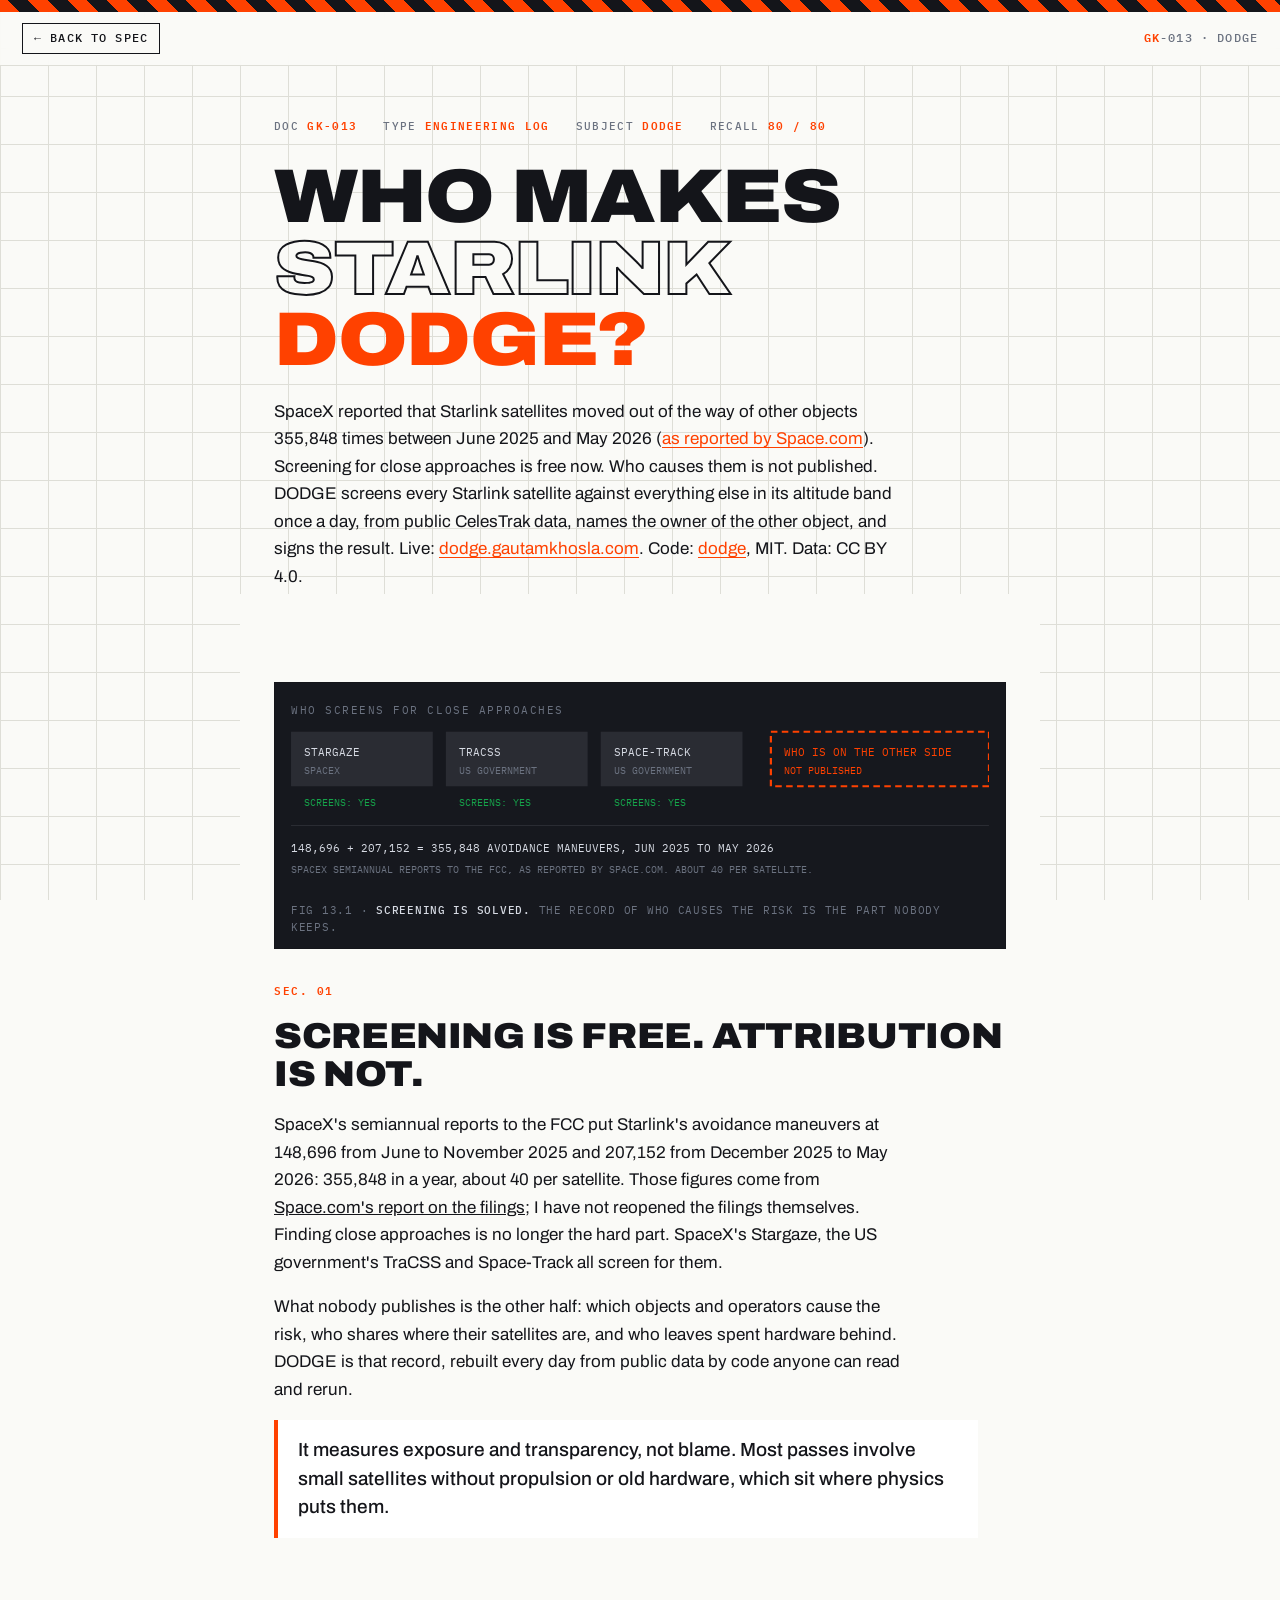
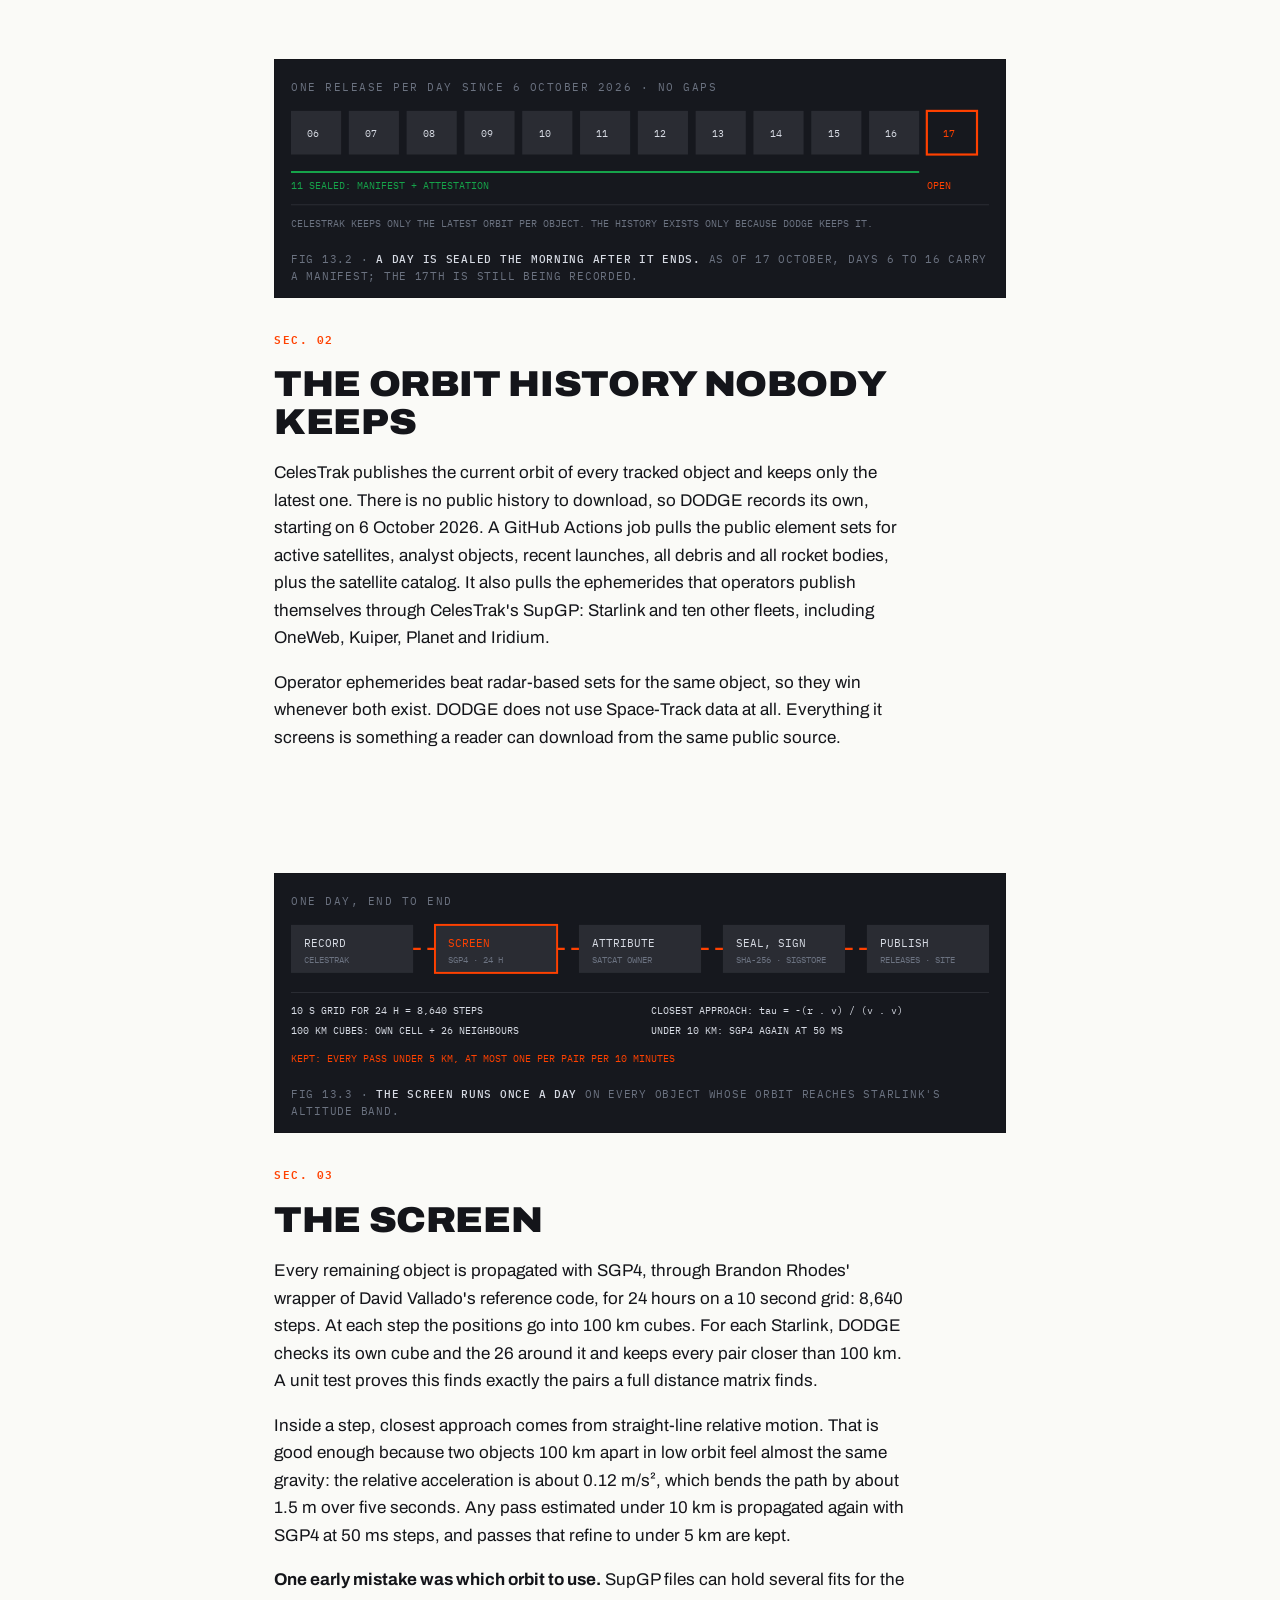
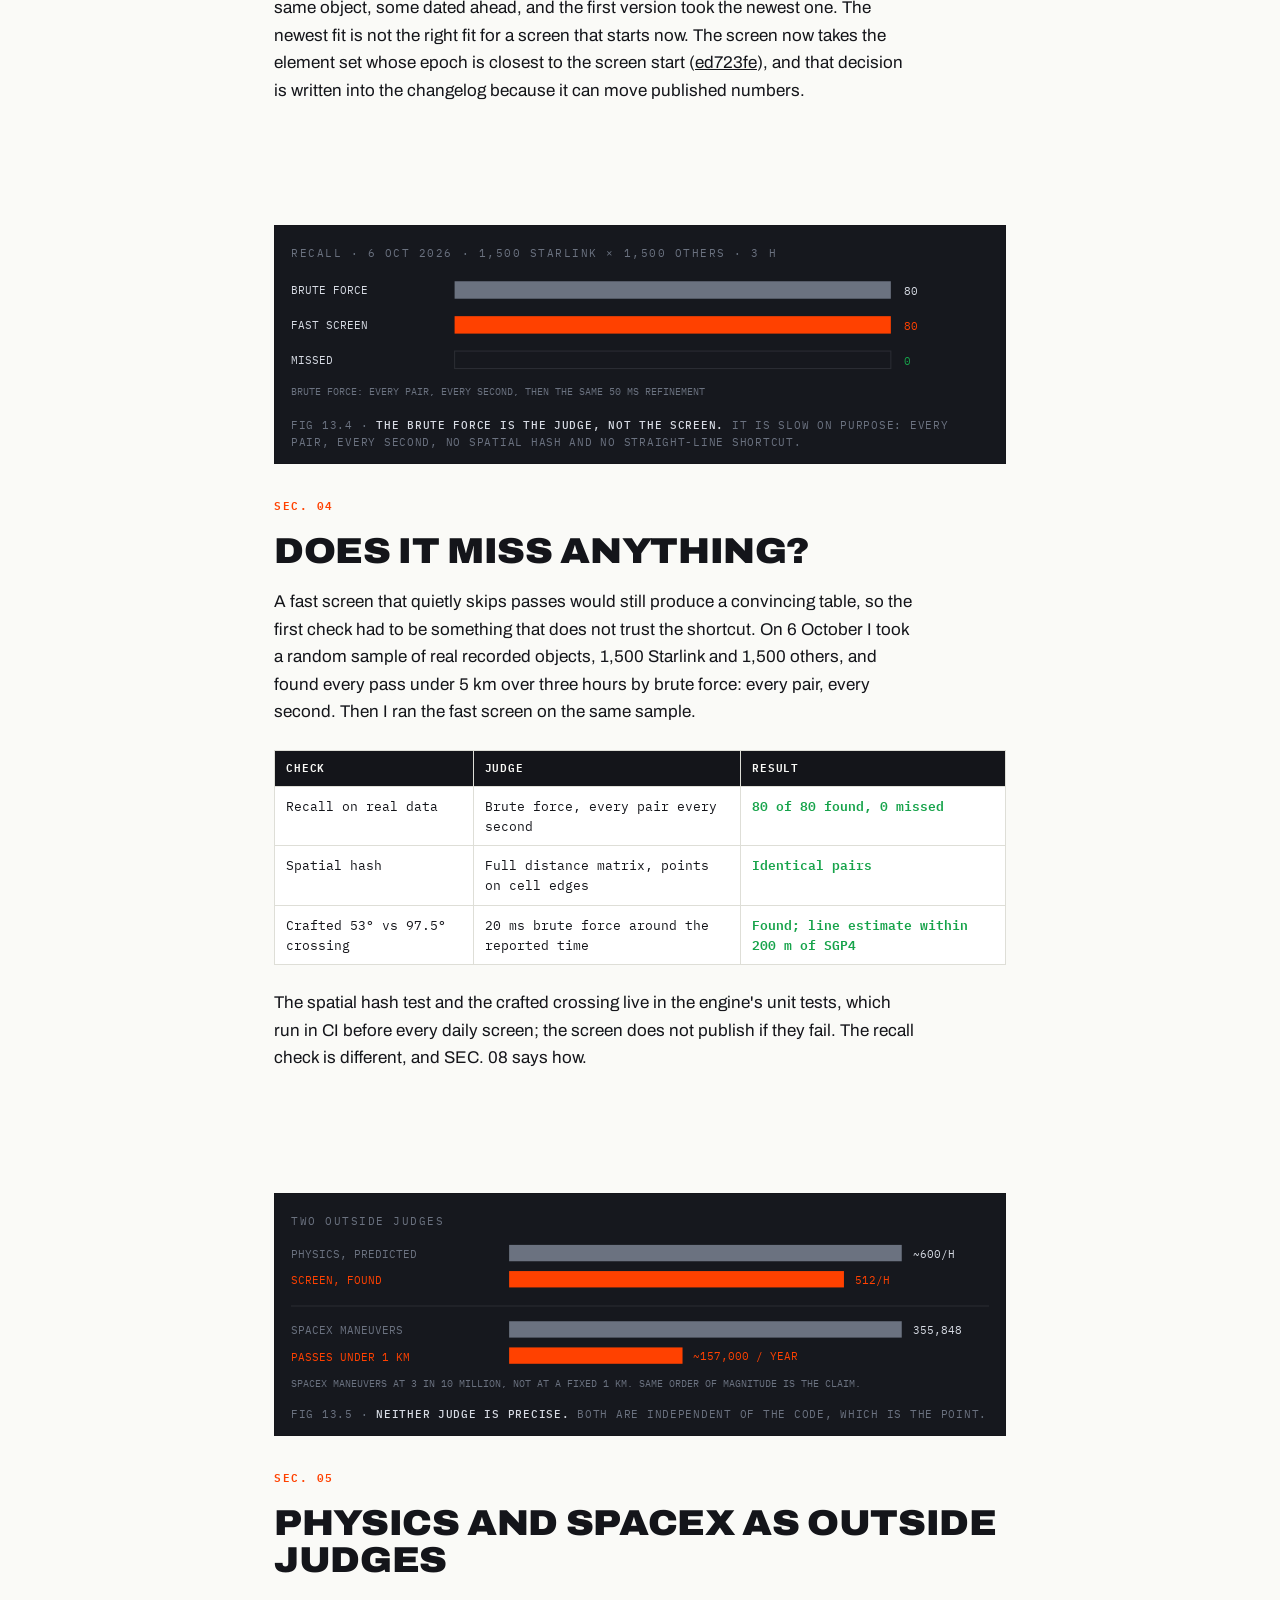
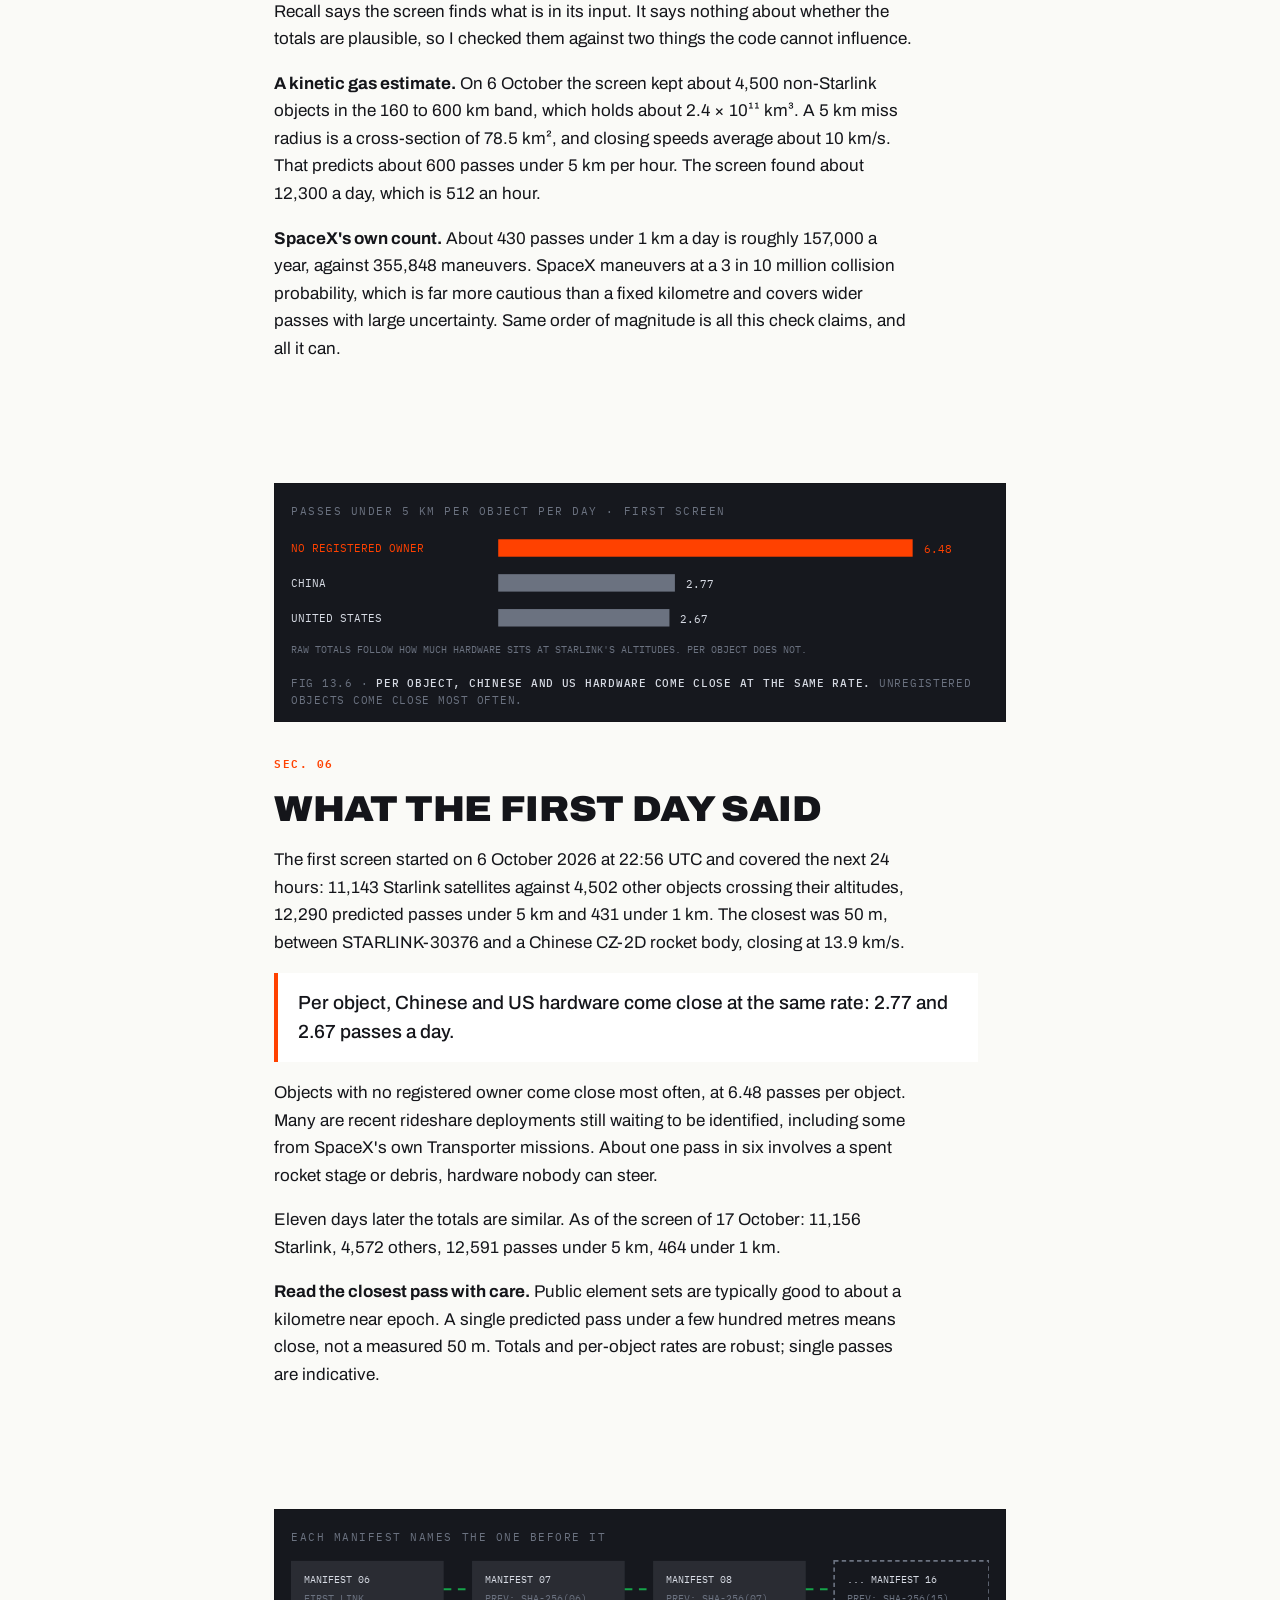
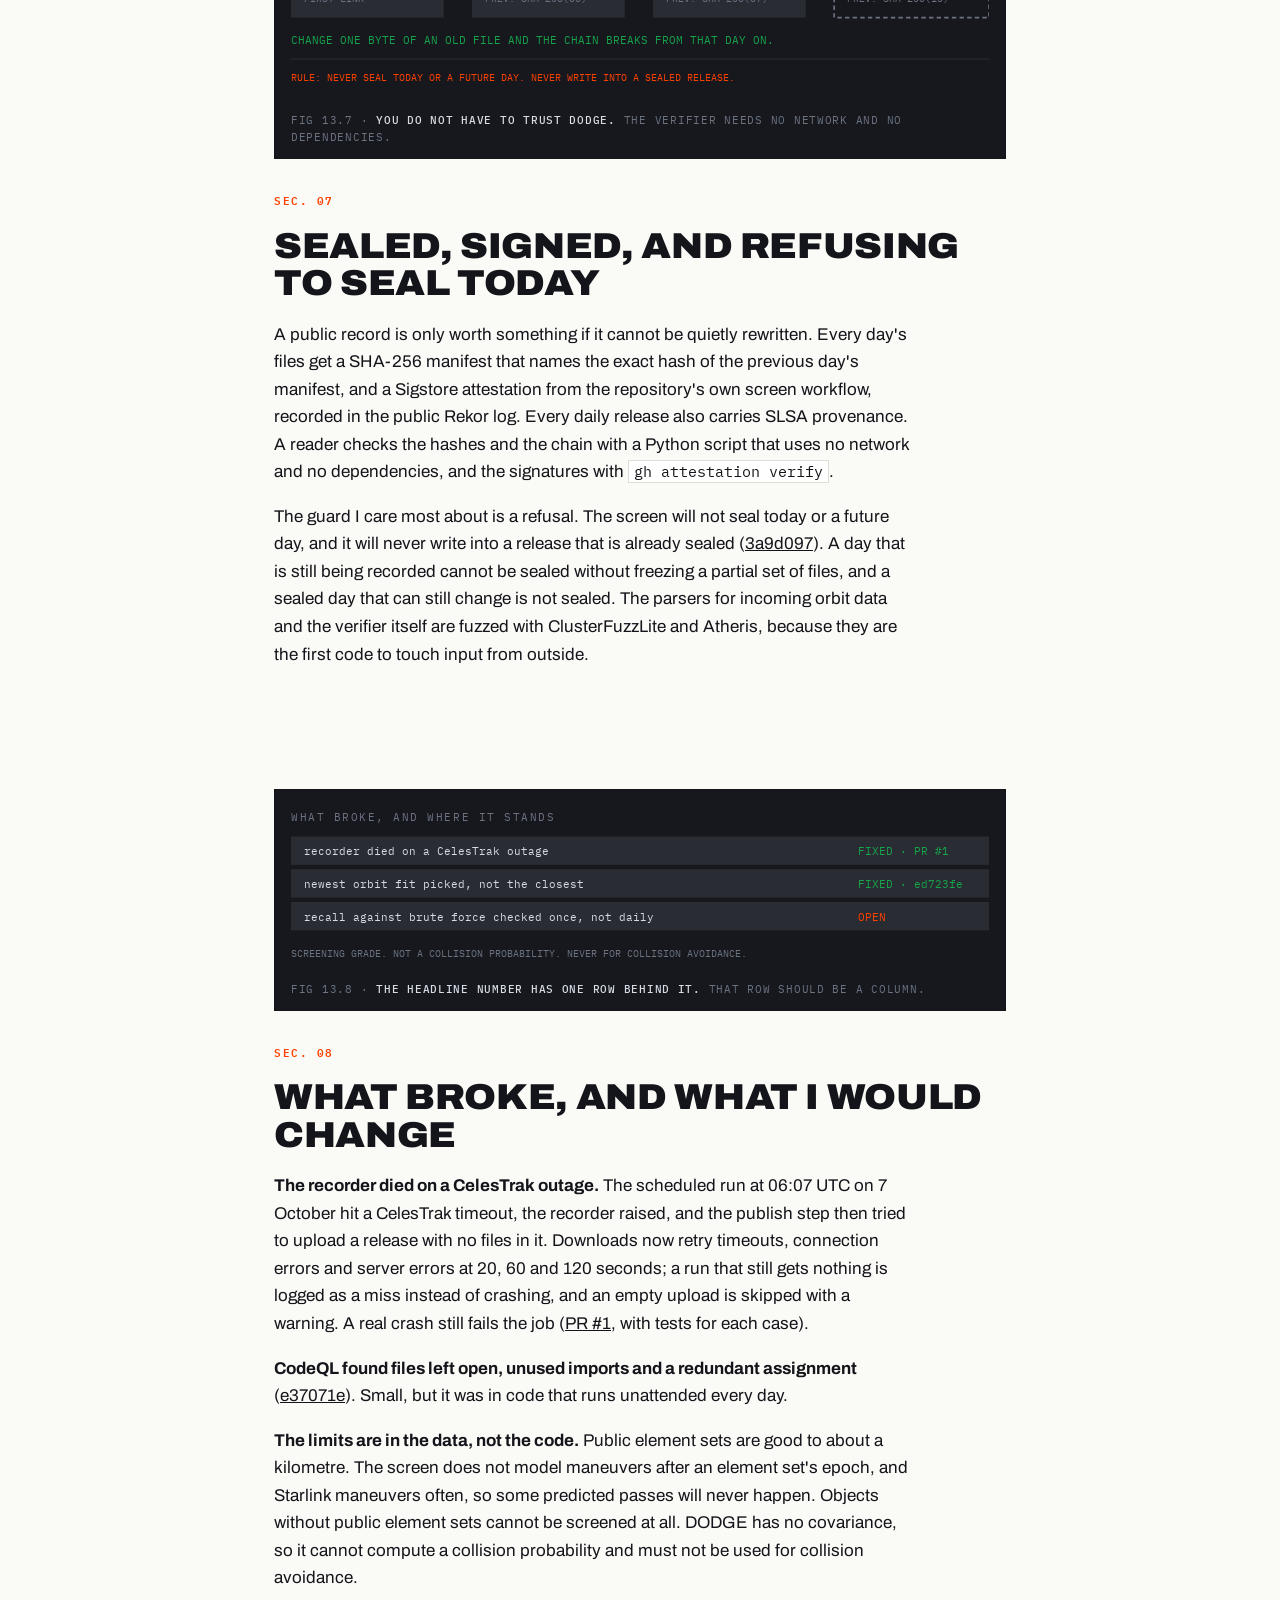
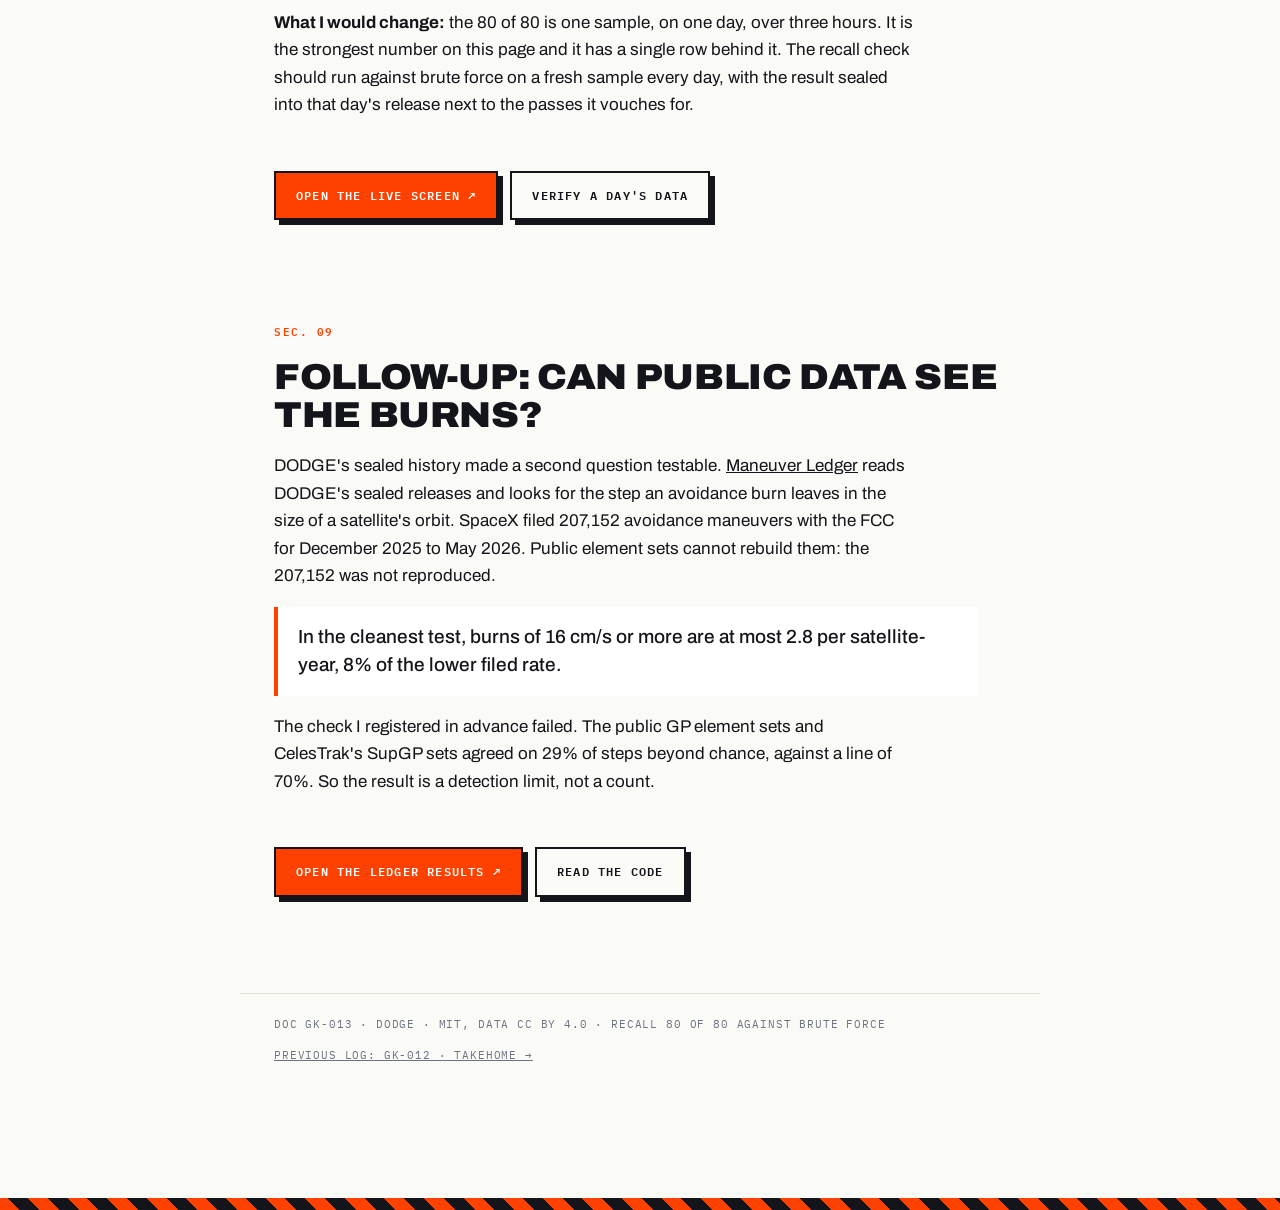
<file: dodge.html>
<!DOCTYPE html>
<html lang="en">
<head>
<meta charset="utf-8">
<meta http-equiv="Content-Security-Policy" content="default-src 'self'; script-src 'self'; style-src 'self'; font-src 'self'; img-src 'self' data:; connect-src 'self'; worker-src 'self'; manifest-src 'self'; base-uri 'self'; form-action 'none'; object-src 'none'; frame-src 'none'; child-src 'none'; media-src 'none'; upgrade-insecure-requests;">
<meta name="viewport" content="width=device-width, initial-scale=1">
<meta name="referrer" content="strict-origin-when-cross-origin">
<title>GK-013 · Who makes Starlink dodge · Gautam Khosla</title>
<meta name="description" content="Engineering log GK-013. DODGE screens every Starlink satellite against everything else in its altitude band once a day, from public CelesTrak data, names the owner of the other object, and signs the result. Its fast screen found 80 of 80 passes a brute force search found.">
<link rel="canonical" href="https://gautamkhosla.com/dodge.html">
<link rel="stylesheet" href="gklog.css">

<meta property="og:type" content="article">
<meta property="og:title" content="Who makes Starlink dodge">
<meta property="og:description" content="A daily public screen of Starlink close approaches from public orbit data. 80 of 80 passes found against brute force, and every day's data hash-chained and signed.">
<meta property="og:url" content="https://gautamkhosla.com/dodge.html">
<meta property="og:image" content="https://gautamkhosla.com/og-image.png">
<meta name="twitter:card" content="summary_large_image">
<script type="application/ld+json">
{"@context":"https://schema.org","@type":"TechArticle","headline":"Who makes Starlink dodge: a daily public screen of Starlink close approaches","description":"Engineering log for DODGE, which propagates every public object in Starlink's altitude band with SGP4 once a day, finds each predicted pass under 5 km, attributes the other object to its owner, and publishes hash-chained, signed daily data.","url":"https://gautamkhosla.com/dodge.html","datePublished":"2026-10-17","inLanguage":"en","author":{"@type":"Person","name":"Gautam Khosla","url":"https://gautamkhosla.com","identifier":"https://orcid.org/0009-0006-7404-8877","sameAs":["https://github.com/GautamTalksDev","https://orcid.org/0009-0006-7404-8877"]},"about":[{"@type":"SoftwareApplication","name":"DODGE","url":"https://dodge.gautamkhosla.com","applicationCategory":"ScientificApplication","operatingSystem":"Web","codeRepository":"https://github.com/GautamTalksDev/dodge","license":"https://opensource.org/licenses/MIT"},{"@type":"Dataset","name":"DODGE daily Starlink close-approach screens","description":"Daily predicted passes under 5 km between Starlink satellites and other objects in low Earth orbit, screened from public CelesTrak orbit data, with owner attribution, SHA-256 manifests chained day to day and Sigstore attestations.","url":"https://github.com/GautamTalksDev/dodge/releases","license":"https://creativecommons.org/licenses/by/4.0/","creator":{"@type":"Person","name":"Gautam Khosla","url":"https://gautamkhosla.com"},"temporalCoverage":"2026-10-06/..","isAccessibleForFree":true}],"isPartOf":{"@type":"WebSite","name":"Gautam Khosla","url":"https://gautamkhosla.com"}}
</script>
</head>
<body>

<div class="v-hazard"></div>

<nav class="v-top">
  <a class="v-back" href="/#work">&#8592; Back to spec</a>
  <span class="v-top-id"><b>GK</b>-013 · DODGE</span>
</nav>

<main class="v-wrap">

  <!-- SOURCES for every number on this page, all checked 17 Oct 2026:
       R  = github.com/GautamTalksDev/dodge README.md (main)
       M  = docs/METHOD.md        V = docs/VALIDATION.md
       C  = CHANGELOG.md          VF = docs/VERIFYING.md
       REL = GitHub API, repos/GautamTalksDev/dodge/releases (13 releases: day-2026-10-06 to day-2026-10-17, plus v1.0.0)
       L  = raw.githubusercontent.com/GautamTalksDev/dodge/data/latest.json (screen of 17 Oct 2026, 06:16 UTC)
       Commits: a9ea663 (PR #1), ed723fe, 3a9d097, e37071e, read through the GitHub API.
       The 148,696 and 207,152 maneuver counts are cited in M from SpaceX's semiannual FCC reports via Space.com;
       the Space.com article was re-read on 17 Oct 2026. The FCC filings themselves were not reopened. -->

  <div class="v-doc">
    <span>DOC <b>GK-013</b></span>
    <span>TYPE <b>ENGINEERING LOG</b></span>
    <span>SUBJECT <b>DODGE</b></span>
    <span>RECALL <b>80 / 80</b></span>
  </div>

  <h1 class="v-h1">
    Who makes<br>
    <span class="v-out">Starlink</span><br>
    <span class="v-acc">dodge?</span>
  </h1>

  <!-- SOURCE: R "Why" (355,848; about 40 per satellite), R "How it works", R "Credit and licences" -->
  <p class="v-stand">
    SpaceX reported that Starlink satellites moved out of the way of other objects 355,848 times
    between June 2025 and May 2026
    (<a href="https://www.space.com/space-exploration/satellites/every-spacex-starlink-satellite-has-to-dodge-a-collision-almost-weekly-and-experts-fear-the-worst" rel="noopener noreferrer external">as reported by Space.com</a>). Screening for close approaches is free now. Who causes them is
    not published. DODGE screens every Starlink satellite against everything else in its altitude
    band once a day, from public CelesTrak data, names the owner of the other object, and signs the
    result. Live:
    <a href="https://dodge.gautamkhosla.com" rel="noopener noreferrer external">dodge.gautamkhosla.com</a>.
    Code: <a href="https://github.com/GautamTalksDev/dodge" rel="noopener noreferrer external">dodge</a>,
    MIT. Data: CC BY 4.0.
  </p>

  <!-- ================= 01 ================= -->
  <!-- SOURCE: R "Why"; M "References" (148,696 Jun to Nov 2025 + 207,152 Dec 2025 to May 2026 = 355,848) -->
  <section class="v-sec">
    <figure class="v-fig">
      <svg viewBox="0 0 640 176" xmlns="http://www.w3.org/2000/svg" role="img" aria-label="Three public screening services find close approaches; none of them publishes who is on the other side">
        <text x="0" y="14" font-family="IBM Plex Mono, monospace" font-size="10" letter-spacing="1.4" fill="#6B7280">WHO SCREENS FOR CLOSE APPROACHES</text>
        <g font-family="IBM Plex Mono, monospace" font-size="10.5">
          <rect x="0" y="30" width="130" height="50" fill="#2A2C33"/>
          <text x="12" y="52" fill="#D7DBE4">STARGAZE</text><text x="12" y="69" font-size="9" fill="#6B7280">SPACEX</text>
          <rect x="142" y="30" width="130" height="50" fill="#2A2C33"/>
          <text x="154" y="52" fill="#D7DBE4">TRACSS</text><text x="154" y="69" font-size="9" fill="#6B7280">US GOVERNMENT</text>
          <rect x="284" y="30" width="130" height="50" fill="#2A2C33"/>
          <text x="296" y="52" fill="#D7DBE4">SPACE-TRACK</text><text x="296" y="69" font-size="9" fill="#6B7280">US GOVERNMENT</text>
          <rect x="440" y="30" width="200" height="50" fill="none" stroke="#FF4100" stroke-width="2" stroke-dasharray="6 4"/>
          <text x="452" y="52" fill="#FF4100">WHO IS ON THE OTHER SIDE</text><text x="452" y="69" font-size="9" fill="#FF4100">NOT PUBLISHED</text>
        </g>
        <g font-family="IBM Plex Mono, monospace" font-size="9" fill="#16A34A">
          <text x="12" y="98">SCREENS: YES</text><text x="154" y="98">SCREENS: YES</text><text x="296" y="98">SCREENS: YES</text>
        </g>
        <line x1="0" y1="116" x2="640" y2="116" stroke="#2A2C33" stroke-width="1"/>
        <text x="0" y="140" font-family="IBM Plex Mono, monospace" font-size="10.5" fill="#D7DBE4">148,696 + 207,152 = 355,848 AVOIDANCE MANEUVERS, JUN 2025 TO MAY 2026</text>
        <text x="0" y="160" font-family="IBM Plex Mono, monospace" font-size="9" fill="#6B7280">SPACEX SEMIANNUAL REPORTS TO THE FCC, AS REPORTED BY SPACE.COM. ABOUT 40 PER SATELLITE.</text>
      </svg>
      <figcaption class="v-cap">FIG 13.1 · <b>Screening is solved.</b> The record of who causes the risk is the part nobody keeps.</figcaption>
    </figure>

    <p class="v-num">SEC. 01</p>
    <h2 class="v-h2">Screening is free. Attribution is not.</h2>

    <p>SpaceX's semiannual reports to the FCC put Starlink's avoidance maneuvers at 148,696 from June
    to November 2025 and 207,152 from December 2025 to May 2026: 355,848 in a year, about 40 per
    satellite. Those figures come from
    <a href="https://www.space.com/space-exploration/satellites/every-spacex-starlink-satellite-has-to-dodge-a-collision-almost-weekly-and-experts-fear-the-worst" rel="noopener noreferrer external">Space.com's report on the filings</a>;
    I have not reopened the filings themselves. Finding close approaches is no longer the hard part. SpaceX's Stargaze, the US
    government's TraCSS and Space-Track all screen for them.</p>

    <p>What nobody publishes is the other half: which objects and operators cause the risk, who
    shares where their satellites are, and who leaves spent hardware behind. DODGE is that record,
    rebuilt every day from public data by code anyone can read and rerun.</p>

    <p class="v-pull">It measures exposure and transparency, not blame. Most passes involve small
    satellites without propulsion or old hardware, which sit where physics puts them.</p>
  </section>

  <!-- ================= 02 ================= -->
  <!-- SOURCE: R step 1; M "Inputs" (SupGP operators list); C v1.0.0 "Recorder"; REL (day-2026-10-06 to day-2026-10-17, manifests on 06 to 16) -->
  <section class="v-sec">
    <figure class="v-fig">
      <svg viewBox="0 0 640 150" xmlns="http://www.w3.org/2000/svg" role="img" aria-label="Twelve daily releases from 6 to 17 October 2026: eleven sealed with a manifest, the current day still open">
        <text x="0" y="14" font-family="IBM Plex Mono, monospace" font-size="10" letter-spacing="1.4" fill="#6B7280">ONE RELEASE PER DAY SINCE 6 OCTOBER 2026 · NO GAPS</text>
        <g font-family="IBM Plex Mono, monospace" font-size="9.5">
          <rect x="0" y="32" width="46" height="40" fill="#2A2C33"/><text x="15" y="56" fill="#D7DBE4">06</text>
          <rect x="53" y="32" width="46" height="40" fill="#2A2C33"/><text x="68" y="56" fill="#D7DBE4">07</text>
          <rect x="106" y="32" width="46" height="40" fill="#2A2C33"/><text x="121" y="56" fill="#D7DBE4">08</text>
          <rect x="159" y="32" width="46" height="40" fill="#2A2C33"/><text x="174" y="56" fill="#D7DBE4">09</text>
          <rect x="212" y="32" width="46" height="40" fill="#2A2C33"/><text x="227" y="56" fill="#D7DBE4">10</text>
          <rect x="265" y="32" width="46" height="40" fill="#2A2C33"/><text x="280" y="56" fill="#D7DBE4">11</text>
          <rect x="318" y="32" width="46" height="40" fill="#2A2C33"/><text x="333" y="56" fill="#D7DBE4">12</text>
          <rect x="371" y="32" width="46" height="40" fill="#2A2C33"/><text x="386" y="56" fill="#D7DBE4">13</text>
          <rect x="424" y="32" width="46" height="40" fill="#2A2C33"/><text x="439" y="56" fill="#D7DBE4">14</text>
          <rect x="477" y="32" width="46" height="40" fill="#2A2C33"/><text x="492" y="56" fill="#D7DBE4">15</text>
          <rect x="530" y="32" width="46" height="40" fill="#2A2C33"/><text x="545" y="56" fill="#D7DBE4">16</text>
          <rect class="v-blip" x="583" y="32" width="46" height="40" fill="none" stroke="#FF4100" stroke-width="2"/><text x="598" y="56" fill="#FF4100">17</text>
        </g>
        <path d="M0 88 H576" stroke="#16A34A" stroke-width="2"/>
        <text x="0" y="104" font-family="IBM Plex Mono, monospace" font-size="9.5" fill="#16A34A">11 SEALED: MANIFEST + ATTESTATION</text>
        <text x="583" y="104" font-family="IBM Plex Mono, monospace" font-size="9.5" fill="#FF4100">OPEN</text>
        <line x1="0" y1="118" x2="640" y2="118" stroke="#2A2C33" stroke-width="1"/>
        <text x="0" y="138" font-family="IBM Plex Mono, monospace" font-size="9.5" fill="#6B7280">CELESTRAK KEEPS ONLY THE LATEST ORBIT PER OBJECT. THE HISTORY EXISTS ONLY BECAUSE DODGE KEEPS IT.</text>
      </svg>
      <figcaption class="v-cap">FIG 13.2 · <b>A day is sealed the morning after it ends.</b> As of 17 October, days 6 to 16 carry a manifest; the 17th is still being recorded.</figcaption>
    </figure>

    <p class="v-num">SEC. 02</p>
    <h2 class="v-h2">The orbit history nobody keeps</h2>

    <p>CelesTrak publishes the current orbit of every tracked object and keeps only the latest one.
    There is no public history to download, so DODGE records its own, starting on 6 October 2026.
    A GitHub Actions job pulls the public element sets for active satellites, analyst objects,
    recent launches, all debris and all rocket bodies, plus the satellite catalog. It also pulls
    the ephemerides that operators publish themselves through CelesTrak's SupGP: Starlink and ten
    other fleets, including OneWeb, Kuiper, Planet and Iridium.</p>

    <p>Operator ephemerides beat radar-based sets for the same object, so they win whenever both
    exist. DODGE does not use Space-Track data at all. Everything it screens is something a reader
    can download from the same public source.</p>
  </section>

  <!-- ================= 03 ================= -->
  <!-- SOURCE: M sections 2 to 6 (10 s grid, 8,640 steps, 100 km cubes and 26 neighbours, tau formula,
       0.12 m/s^2 and about 1.5 m over 5 s, 50 ms refine within 6 s, under 10 km refined, under 5 km kept,
       one pass per pair per 10 minutes); commit ed723fe -->
  <section class="v-sec">
    <figure class="v-fig">
      <svg viewBox="0 0 640 170" xmlns="http://www.w3.org/2000/svg" role="img" aria-label="The daily pipeline: record, screen, attribute, seal and sign, publish">
        <text x="0" y="14" font-family="IBM Plex Mono, monospace" font-size="10" letter-spacing="1.4" fill="#6B7280">ONE DAY, END TO END</text>
        <g font-family="IBM Plex Mono, monospace" font-size="10.5">
          <rect x="0" y="32" width="112" height="44" fill="#2A2C33"/><text x="12" y="52" fill="#D7DBE4">RECORD</text><text x="12" y="67" font-size="8.5" fill="#6B7280">CELESTRAK</text>
          <rect x="132" y="32" width="112" height="44" fill="#2A2C33" stroke="#FF4100" stroke-width="1.8"/><text x="144" y="52" fill="#FF4100">SCREEN</text><text x="144" y="67" font-size="8.5" fill="#6B7280">SGP4 · 24 H</text>
          <rect x="264" y="32" width="112" height="44" fill="#2A2C33"/><text x="276" y="52" fill="#D7DBE4">ATTRIBUTE</text><text x="276" y="67" font-size="8.5" fill="#6B7280">SATCAT OWNER</text>
          <rect x="396" y="32" width="112" height="44" fill="#2A2C33"/><text x="408" y="52" fill="#D7DBE4">SEAL, SIGN</text><text x="408" y="67" font-size="8.5" fill="#6B7280">SHA-256 · SIGSTORE</text>
          <rect x="528" y="32" width="112" height="44" fill="#2A2C33"/><text x="540" y="52" fill="#D7DBE4">PUBLISH</text><text x="540" y="67" font-size="8.5" fill="#6B7280">RELEASES · SITE</text>
        </g>
        <path class="v-flow" d="M112 54 H132 M244 54 H264 M376 54 H396 M508 54 H528" fill="none" stroke="#FF4100" stroke-width="2"/>
        <line x1="0" y1="94" x2="640" y2="94" stroke="#2A2C33" stroke-width="1"/>
        <g font-family="IBM Plex Mono, monospace" font-size="9.5" fill="#D7DBE4">
          <text x="0" y="114">10 S GRID FOR 24 H = 8,640 STEPS</text>
          <text x="0" y="132">100 KM CUBES: OWN CELL + 26 NEIGHBOURS</text>
          <text x="330" y="114">CLOSEST APPROACH: tau = -(r . v) / (v . v)</text>
          <text x="330" y="132">UNDER 10 KM: SGP4 AGAIN AT 50 MS</text>
        </g>
        <text x="0" y="158" font-family="IBM Plex Mono, monospace" font-size="9.5" fill="#FF4100">KEPT: EVERY PASS UNDER 5 KM, AT MOST ONE PER PAIR PER 10 MINUTES</text>
      </svg>
      <figcaption class="v-cap">FIG 13.3 · <b>The screen runs once a day</b> on every object whose orbit reaches Starlink's altitude band.</figcaption>
    </figure>

    <p class="v-num">SEC. 03</p>
    <h2 class="v-h2">The screen</h2>

    <p>Every remaining object is propagated with SGP4, through Brandon Rhodes' wrapper of David
    Vallado's reference code, for 24 hours on a 10 second grid: 8,640 steps. At each step the
    positions go into 100 km cubes. For each Starlink, DODGE checks its own cube and the 26
    around it and keeps every pair closer than 100 km. A unit test proves this finds exactly the
    pairs a full distance matrix finds.</p>

    <p>Inside a step, closest approach comes from straight-line relative motion. That is good
    enough because two objects 100 km apart in low orbit feel almost the same gravity: the
    relative acceleration is about 0.12 m/s&#178;, which bends the path by about 1.5 m over five
    seconds. Any pass estimated under 10 km is propagated again with SGP4 at 50 ms steps, and
    passes that refine to under 5 km are kept.</p>

    <p><b>One early mistake was which orbit to use.</b> SupGP files can hold several fits
    for the same object, some dated ahead, and the first version took the newest one. The newest fit
    is not the right fit for a screen that starts now. The screen now takes the element set whose
    epoch is closest to the screen start
    (<a href="https://github.com/GautamTalksDev/dodge/commit/ed723fe" rel="noopener noreferrer external">ed723fe</a>),
    and that decision is written into the changelog because it can move published numbers.</p>
  </section>

  <!-- ================= 04 ================= -->
  <!-- SOURCE: V checks 1 to 3; R "Is it right?" -->
  <section class="v-sec">
    <figure class="v-fig">
      <svg viewBox="0 0 640 150" xmlns="http://www.w3.org/2000/svg" role="img" aria-label="Recall check on 6 October 2026: brute force found 80 passes, the fast screen found 80, none missed">
        <text x="0" y="14" font-family="IBM Plex Mono, monospace" font-size="10" letter-spacing="1.4" fill="#6B7280">RECALL · 6 OCT 2026 · 1,500 STARLINK &#215; 1,500 OTHERS · 3 H</text>
        <g font-family="IBM Plex Mono, monospace" font-size="10.5">
          <text x="0" y="48" fill="#D7DBE4">BRUTE FORCE</text>
          <rect class="v-blip" x="150" y="36" width="400" height="16" fill="#6B7280"/>
          <text x="562" y="49" fill="#D7DBE4">80</text>
          <text x="0" y="80" fill="#D7DBE4">FAST SCREEN</text>
          <rect x="150" y="68" width="400" height="16" fill="#FF4100"/>
          <text x="562" y="81" fill="#FF4100">80</text>
          <text x="0" y="112" fill="#D7DBE4">MISSED</text>
          <rect x="150" y="100" width="400" height="16" fill="none" stroke="#2A2C33"/>
          <text x="562" y="113" fill="#16A34A">0</text>
        </g>
        <text x="0" y="140" font-family="IBM Plex Mono, monospace" font-size="9" fill="#6B7280">BRUTE FORCE: EVERY PAIR, EVERY SECOND, THEN THE SAME 50 MS REFINEMENT</text>
      </svg>
      <figcaption class="v-cap">FIG 13.4 · <b>The brute force is the judge, not the screen.</b> It is slow on purpose: every pair, every second, no spatial hash and no straight-line shortcut.</figcaption>
    </figure>

    <p class="v-num">SEC. 04</p>
    <h2 class="v-h2">Does it miss anything?</h2>

    <p>A fast screen that quietly skips passes would still produce a convincing table, so the first
    check had to be something that does not trust the shortcut. On 6 October I took a random
    sample of real recorded objects, 1,500 Starlink and 1,500 others, and found every pass under
    5 km over three hours by brute force: every pair, every second. Then I ran the fast screen on the
    same sample.</p>

    <table class="v-table">
      <thead><tr><th>Check</th><th>Judge</th><th>Result</th></tr></thead>
      <tbody>
        <tr><td>Recall on real data</td><td>Brute force, every pair every second</td><td class="v-pass">80 of 80 found, 0 missed</td></tr>
        <tr><td>Spatial hash</td><td>Full distance matrix, points on cell edges</td><td class="v-pass">Identical pairs</td></tr>
        <tr><td>Crafted 53&#176; vs 97.5&#176; crossing</td><td>20 ms brute force around the reported time</td><td class="v-pass">Found; line estimate within 200 m of SGP4</td></tr>
      </tbody>
    </table>

    <p>The spatial hash test and the crafted crossing live in the engine's unit tests, which run in
    CI before every daily screen; the screen does not publish if they fail. The recall check is
    different, and SEC. 08 says how.</p>
  </section>

  <!-- ================= 05 ================= -->
  <!-- SOURCE: V check 4 (about 4,500 objects in 160 to 600 km, 2.4e11 km^3, 1.9e-8 per km^3, 78.5 km^2, 10 km/s,
       about 600 per hour predicted, about 12,300 per day = 512 per hour found; about 430 under 1 km per day,
       about 157,000 a year, 355,848 maneuvers at 3 in 10 million) -->
  <section class="v-sec">
    <figure class="v-fig">
      <svg viewBox="0 0 640 170" xmlns="http://www.w3.org/2000/svg" role="img" aria-label="A kinetic gas estimate predicts about 600 passes per hour; the screen found 512. About 157,000 passes under 1 km a year against 355,848 maneuvers">
        <text x="0" y="14" font-family="IBM Plex Mono, monospace" font-size="10" letter-spacing="1.4" fill="#6B7280">TWO OUTSIDE JUDGES</text>
        <g font-family="IBM Plex Mono, monospace" font-size="10">
          <text x="0" y="44" fill="#6B7280">PHYSICS, PREDICTED</text>
          <rect class="v-bar v-b1" x="200" y="32" width="360" height="15" fill="#6B7280"/>
          <text x="570" y="44" fill="#D7DBE4">~600/H</text>
          <text x="0" y="68" fill="#FF4100">SCREEN, FOUND</text>
          <rect class="v-bar v-b2" x="200" y="56" width="307" height="15" fill="#FF4100"/>
          <text x="517" y="68" fill="#FF4100">512/H</text>
          <line x1="0" y1="88" x2="640" y2="88" stroke="#2A2C33" stroke-width="1"/>
          <text x="0" y="114" fill="#6B7280">SPACEX MANEUVERS</text>
          <rect class="v-bar v-b3" x="200" y="102" width="360" height="15" fill="#6B7280"/>
          <text x="570" y="114" fill="#D7DBE4">355,848</text>
          <text x="0" y="138" fill="#FF4100">PASSES UNDER 1 KM</text>
          <rect class="v-bar v-b1" x="200" y="126" width="159" height="15" fill="#FF4100"/>
          <text x="369" y="138" fill="#FF4100">~157,000 / YEAR</text>
        </g>
        <text x="0" y="162" font-family="IBM Plex Mono, monospace" font-size="9" fill="#6B7280">SPACEX MANEUVERS AT 3 IN 10 MILLION, NOT AT A FIXED 1 KM. SAME ORDER OF MAGNITUDE IS THE CLAIM.</text>
      </svg>
      <figcaption class="v-cap">FIG 13.5 · <b>Neither judge is precise.</b> Both are independent of the code, which is the point.</figcaption>
    </figure>

    <p class="v-num">SEC. 05</p>
    <h2 class="v-h2">Physics and SpaceX as outside judges</h2>

    <p>Recall says the screen finds what is in its input. It says nothing about whether the totals
    are plausible, so I checked them against two things the code cannot influence.</p>

    <p><b>A kinetic gas estimate.</b> On 6 October the screen kept about 4,500 non-Starlink objects
    in the 160 to 600 km band, which holds about 2.4 &#215; 10&#185;&#185; km&#179;. A 5 km miss
    radius is a cross-section of 78.5 km&#178;, and closing speeds average about 10 km/s. That
    predicts about 600 passes under 5 km per hour. The screen found about 12,300 a day, which is
    512 an hour.</p>

    <p><b>SpaceX's own count.</b> About 430 passes under 1 km a day is roughly 157,000 a year,
    against 355,848 maneuvers. SpaceX maneuvers at a 3 in 10 million collision probability, which is
    far more cautious than a fixed kilometre and covers wider passes with large uncertainty. Same
    order of magnitude is all this check claims, and all it can.</p>
  </section>

  <!-- ================= 06 ================= -->
  <!-- SOURCE: R "What one day looks like" (6 Oct 2026 22:56 UTC screen: 11,143; 4,502; 12,290; 431; 50 m
       STARLINK-30376 and a CZ-2D rocket body at 13.9 km/s; 2.77 and 2.67; 6.48; one in six);
       V "Known limits" (under a few hundred metres reads as close);
       L stats/totals for 17 Oct 2026 (11,156; 4,572; 12,591; 464) -->
  <section class="v-sec">
    <figure class="v-fig">
      <svg viewBox="0 0 640 150" xmlns="http://www.w3.org/2000/svg" role="img" aria-label="Passes per object per day on the first screen: no registered owner 6.48, China 2.77, United States 2.67">
        <text x="0" y="14" font-family="IBM Plex Mono, monospace" font-size="10" letter-spacing="1.4" fill="#6B7280">PASSES UNDER 5 KM PER OBJECT PER DAY · FIRST SCREEN</text>
        <g font-family="IBM Plex Mono, monospace" font-size="10.5">
          <text x="0" y="48" fill="#FF4100">NO REGISTERED OWNER</text>
          <rect class="v-bar v-b1" x="190" y="36" width="380" height="16" fill="#FF4100"/>
          <text x="580" y="49" fill="#FF4100">6.48</text>
          <text x="0" y="80" fill="#D7DBE4">CHINA</text>
          <rect class="v-bar v-b2" x="190" y="68" width="162" height="16" fill="#6B7280"/>
          <text x="362" y="81" fill="#D7DBE4">2.77</text>
          <text x="0" y="112" fill="#D7DBE4">UNITED STATES</text>
          <rect class="v-bar v-b3" x="190" y="100" width="157" height="16" fill="#6B7280"/>
          <text x="357" y="113" fill="#D7DBE4">2.67</text>
        </g>
        <text x="0" y="140" font-family="IBM Plex Mono, monospace" font-size="9" fill="#6B7280">RAW TOTALS FOLLOW HOW MUCH HARDWARE SITS AT STARLINK'S ALTITUDES. PER OBJECT DOES NOT.</text>
      </svg>
      <figcaption class="v-cap">FIG 13.6 · <b>Per object, Chinese and US hardware come close at the same rate.</b> Unregistered objects come close most often.</figcaption>
    </figure>

    <p class="v-num">SEC. 06</p>
    <h2 class="v-h2">What the first day said</h2>

    <p>The first screen started on 6 October 2026 at 22:56 UTC and covered the next 24 hours:
    11,143 Starlink satellites against 4,502 other objects crossing their altitudes, 12,290
    predicted passes under 5 km and 431 under 1 km. The closest was 50 m, between STARLINK-30376
    and a Chinese CZ-2D rocket body, closing at 13.9 km/s.</p>

    <p class="v-pull">Per object, Chinese and US hardware come close at the same rate: 2.77 and 2.67
    passes a day.</p>

    <p>Objects with no registered owner come close most often, at 6.48 passes per object. Many are
    recent rideshare deployments still waiting to be identified, including some from SpaceX's own
    Transporter missions. About one pass in six involves a spent rocket stage or debris, hardware
    nobody can steer.</p>

    <p>Eleven days later the totals are similar. As of the screen of 17 October: 11,156 Starlink, 4,572
    others, 12,591 passes under 5 km, 464 under 1 km.</p>

    <p><b>Read the closest pass with care.</b> Public element sets are typically good to about a
    kilometre near epoch. A single predicted pass under a few hundred metres means close, not a
    measured 50 m. Totals and per-object rates are robust; single passes are indicative.</p>
  </section>

  <!-- ================= 07 ================= -->
  <!-- SOURCE: R step 4; VF sections 2 and 3 (verify.py uses no network; manifest for day N attested in day N+1);
       C "Added on 2026-10-07" (ClusterFuzzLite and Atheris, SLSA provenance); commit 3a9d097; REL assets -->
  <section class="v-sec">
    <figure class="v-fig">
      <svg viewBox="0 0 640 160" xmlns="http://www.w3.org/2000/svg" role="img" aria-label="Each day's manifest names the SHA-256 of the previous day's manifest, and each sealed day carries a Sigstore attestation">
        <text x="0" y="14" font-family="IBM Plex Mono, monospace" font-size="10" letter-spacing="1.4" fill="#6B7280">EACH MANIFEST NAMES THE ONE BEFORE IT</text>
        <g font-family="IBM Plex Mono, monospace" font-size="9.5">
          <rect x="0" y="32" width="140" height="52" fill="#2A2C33"/>
          <text x="12" y="52" fill="#D7DBE4">MANIFEST 06</text><text x="12" y="70" fill="#6B7280">FIRST LINK</text>
          <rect x="166" y="32" width="140" height="52" fill="#2A2C33"/>
          <text x="178" y="52" fill="#D7DBE4">MANIFEST 07</text><text x="178" y="70" fill="#6B7280">PREV: SHA-256(06)</text>
          <rect x="332" y="32" width="140" height="52" fill="#2A2C33"/>
          <text x="344" y="52" fill="#D7DBE4">MANIFEST 08</text><text x="344" y="70" fill="#6B7280">PREV: SHA-256(07)</text>
          <rect x="498" y="32" width="142" height="52" fill="none" stroke="#6B7280" stroke-width="1.5" stroke-dasharray="4 3"/>
          <text x="510" y="52" fill="#D7DBE4">... MANIFEST 16</text><text x="510" y="70" fill="#6B7280">PREV: SHA-256(15)</text>
        </g>
        <path class="v-flow" d="M140 58 H166 M306 58 H332 M472 58 H498" fill="none" stroke="#16A34A" stroke-width="2"/>
        <text x="0" y="108" font-family="IBM Plex Mono, monospace" font-size="10" fill="#16A34A">CHANGE ONE BYTE OF AN OLD FILE AND THE CHAIN BREAKS FROM THAT DAY ON.</text>
        <line x1="0" y1="122" x2="640" y2="122" stroke="#2A2C33" stroke-width="1"/>
        <text x="0" y="142" font-family="IBM Plex Mono, monospace" font-size="9.5" fill="#FF4100">RULE: NEVER SEAL TODAY OR A FUTURE DAY. NEVER WRITE INTO A SEALED RELEASE.</text>
      </svg>
      <figcaption class="v-cap">FIG 13.7 · <b>You do not have to trust DODGE.</b> The verifier needs no network and no dependencies.</figcaption>
    </figure>

    <p class="v-num">SEC. 07</p>
    <h2 class="v-h2">Sealed, signed, and refusing to seal today</h2>

    <p>A public record is only worth something if it cannot be quietly rewritten. Every day's files
    get a SHA-256 manifest that names the exact hash of the previous day's manifest, and a Sigstore
    attestation from the repository's own screen workflow, recorded in the public Rekor log. Every
    daily release also carries SLSA provenance. A reader checks the hashes and the chain with a
    Python script that uses no network and no dependencies, and the signatures with
    <code>gh attestation verify</code>.</p>

    <p>The guard I care most about is a refusal. The screen will not seal today or a future day, and
    it will never write into a release that is already sealed
    (<a href="https://github.com/GautamTalksDev/dodge/commit/3a9d097" rel="noopener noreferrer external">3a9d097</a>).
    A day that is still being recorded cannot be sealed without freezing a partial set of files, and
    a sealed day that can still change is not sealed. The parsers for incoming orbit data and the
    verifier itself are fuzzed with ClusterFuzzLite and Atheris, because they are the first code to
    touch input from outside.</p>
  </section>

  <!-- ================= 08 ================= -->
  <!-- SOURCE: PR #1 body (run at 06:07 UTC on 7 Oct failed; retries 20/60/120 s; miss logged; empty upload skipped; tests) / a9ea663 "Recorder survives CelesTrak outages" (7 Oct 2026); e37071e "Fix CodeQL findings";
       ed723fe; V table has a single recall row (2026-10-06); V "Known limits"; M section 10 -->
  <section class="v-sec">
    <figure class="v-fig">
      <svg viewBox="0 0 640 150" xmlns="http://www.w3.org/2000/svg" role="img" aria-label="Three things that broke or are still weak, with their status">
        <text x="0" y="14" font-family="IBM Plex Mono, monospace" font-size="10" letter-spacing="1.4" fill="#6B7280">WHAT BROKE, AND WHERE IT STANDS</text>
        <g font-family="IBM Plex Mono, monospace" font-size="10.5">
          <rect x="0" y="28" width="640" height="26" fill="#2A2C33"/><text x="12" y="45" fill="#D7DBE4">recorder died on a CelesTrak outage</text><text x="520" y="45" fill="#16A34A">FIXED · PR #1</text>
          <rect x="0" y="58" width="640" height="26" fill="#2A2C33"/><text x="12" y="75" fill="#D7DBE4">newest orbit fit picked, not the closest</text><text x="520" y="75" fill="#16A34A">FIXED · ed723fe</text>
          <rect x="0" y="88" width="640" height="26" fill="#2A2C33"/><text x="12" y="105" fill="#D7DBE4">recall against brute force checked once, not daily</text><text class="v-blip" x="520" y="105" fill="#FF4100">OPEN</text>
        </g>
        <text x="0" y="138" font-family="IBM Plex Mono, monospace" font-size="9.5" fill="#6B7280">SCREENING GRADE. NOT A COLLISION PROBABILITY. NEVER FOR COLLISION AVOIDANCE.</text>
      </svg>
      <figcaption class="v-cap">FIG 13.8 · <b>The headline number has one row behind it.</b> That row should be a column.</figcaption>
    </figure>

    <p class="v-num">SEC. 08</p>
    <h2 class="v-h2">What broke, and what I would change</h2>

    <p><b>The recorder died on a CelesTrak outage.</b> The scheduled run at 06:07 UTC on 7 October
    hit a CelesTrak timeout, the recorder raised, and the publish step then tried to upload a release
    with no files in it. Downloads now retry timeouts, connection errors and server errors at 20, 60
    and 120 seconds; a run that still gets nothing is logged as a miss instead of crashing, and an
    empty upload is skipped with a warning. A real crash still fails the job
    (<a href="https://github.com/GautamTalksDev/dodge/pull/1" rel="noopener noreferrer external">PR #1</a>,
    with tests for each case).</p>

    <p><b>CodeQL found files left open, unused imports and a redundant assignment</b>
    (<a href="https://github.com/GautamTalksDev/dodge/commit/e37071e" rel="noopener noreferrer external">e37071e</a>).
    Small, but it was in code that runs unattended every day.</p>

    <p><b>The limits are in the data, not the code.</b> Public element sets are good to about a
    kilometre. The screen does not model maneuvers after an element set's epoch, and Starlink
    maneuvers often, so some predicted passes will never happen. Objects without public element
    sets cannot be screened at all. DODGE has no covariance, so it cannot compute a collision
    probability and must not be used for collision avoidance.</p>

    <p><b>What I would change:</b> the 80 of 80 is one sample, on one day, over three hours. It is
    the strongest number on this page and it has a single row behind it. The recall check should
    run against brute force on a fresh sample every day, with the result sealed into that day's
    release next to the passes it vouches for.</p>

    <div class="v-cta">
      <a class="v-btn" href="https://dodge.gautamkhosla.com" rel="noopener noreferrer external">Open the live screen &#8599;</a>
      <a class="v-btn v-btn-ghost" href="https://github.com/GautamTalksDev/dodge/blob/main/docs/VERIFYING.md" rel="noopener noreferrer external">Verify a day's data</a>
    </div>
  </section>

  <!-- ================= 09 ================= -->
  <!-- SOURCE: github.com/GautamTalksDev/maneuver-ledger README.md, results table (generated from out/summary.json),
       read 18 Oct 2026: 207,152 avoidance manoeuvres filed with the FCC (2025-12-01 to 2026-05-31); "The 207,152 was
       not reproduced"; burns of 16 cm/s or more at most 2.8 per sat-year, 8% of the lower filed rate; GP against
       SupGP beyond chance 29% (pre-registered line 70%: not met). The ledger reads DODGE's sealed releases. -->
  <section class="v-sec">
    <p class="v-num">SEC. 09</p>
    <h2 class="v-h2">Follow-up: can public data see the burns?</h2>

    <p>DODGE's sealed history made a second question testable.
    <a href="https://github.com/GautamTalksDev/maneuver-ledger" rel="noopener noreferrer external">Maneuver Ledger</a>
    reads DODGE's sealed releases and looks for the step an avoidance burn leaves in the size of a
    satellite's orbit. SpaceX filed 207,152 avoidance maneuvers with the FCC for December 2025 to
    May 2026. Public element sets cannot rebuild them: the 207,152 was not reproduced.</p>

    <p class="v-pull">In the cleanest test, burns of 16 cm/s or more are at most 2.8 per
    satellite-year, 8% of the lower filed rate.</p>

    <p>The check I registered in advance failed. The public GP element sets and CelesTrak's SupGP
    sets agreed on 29% of steps beyond chance, against a line of 70%. So the result is a detection
    limit, not a count.</p>

    <div class="v-cta">
      <a class="v-btn" href="https://dodge.gautamkhosla.com/ledger/" rel="noopener noreferrer external">Open the ledger results &#8599;</a>
      <a class="v-btn v-btn-ghost" href="https://github.com/GautamTalksDev/maneuver-ledger" rel="noopener noreferrer external">Read the code</a>
    </div>
  </section>

  <div class="v-foot">
    <span>DOC GK-013 · DODGE · MIT, data CC BY 4.0 · recall 80 of 80 against brute force</span>
    <span><a href="/takehome.html">Previous log: GK-012 · Takehome &#8594;</a></span>
  </div>

</main>

<div class="v-hazard v-hazard-bottom"></div>

</body>
</html>
</file>
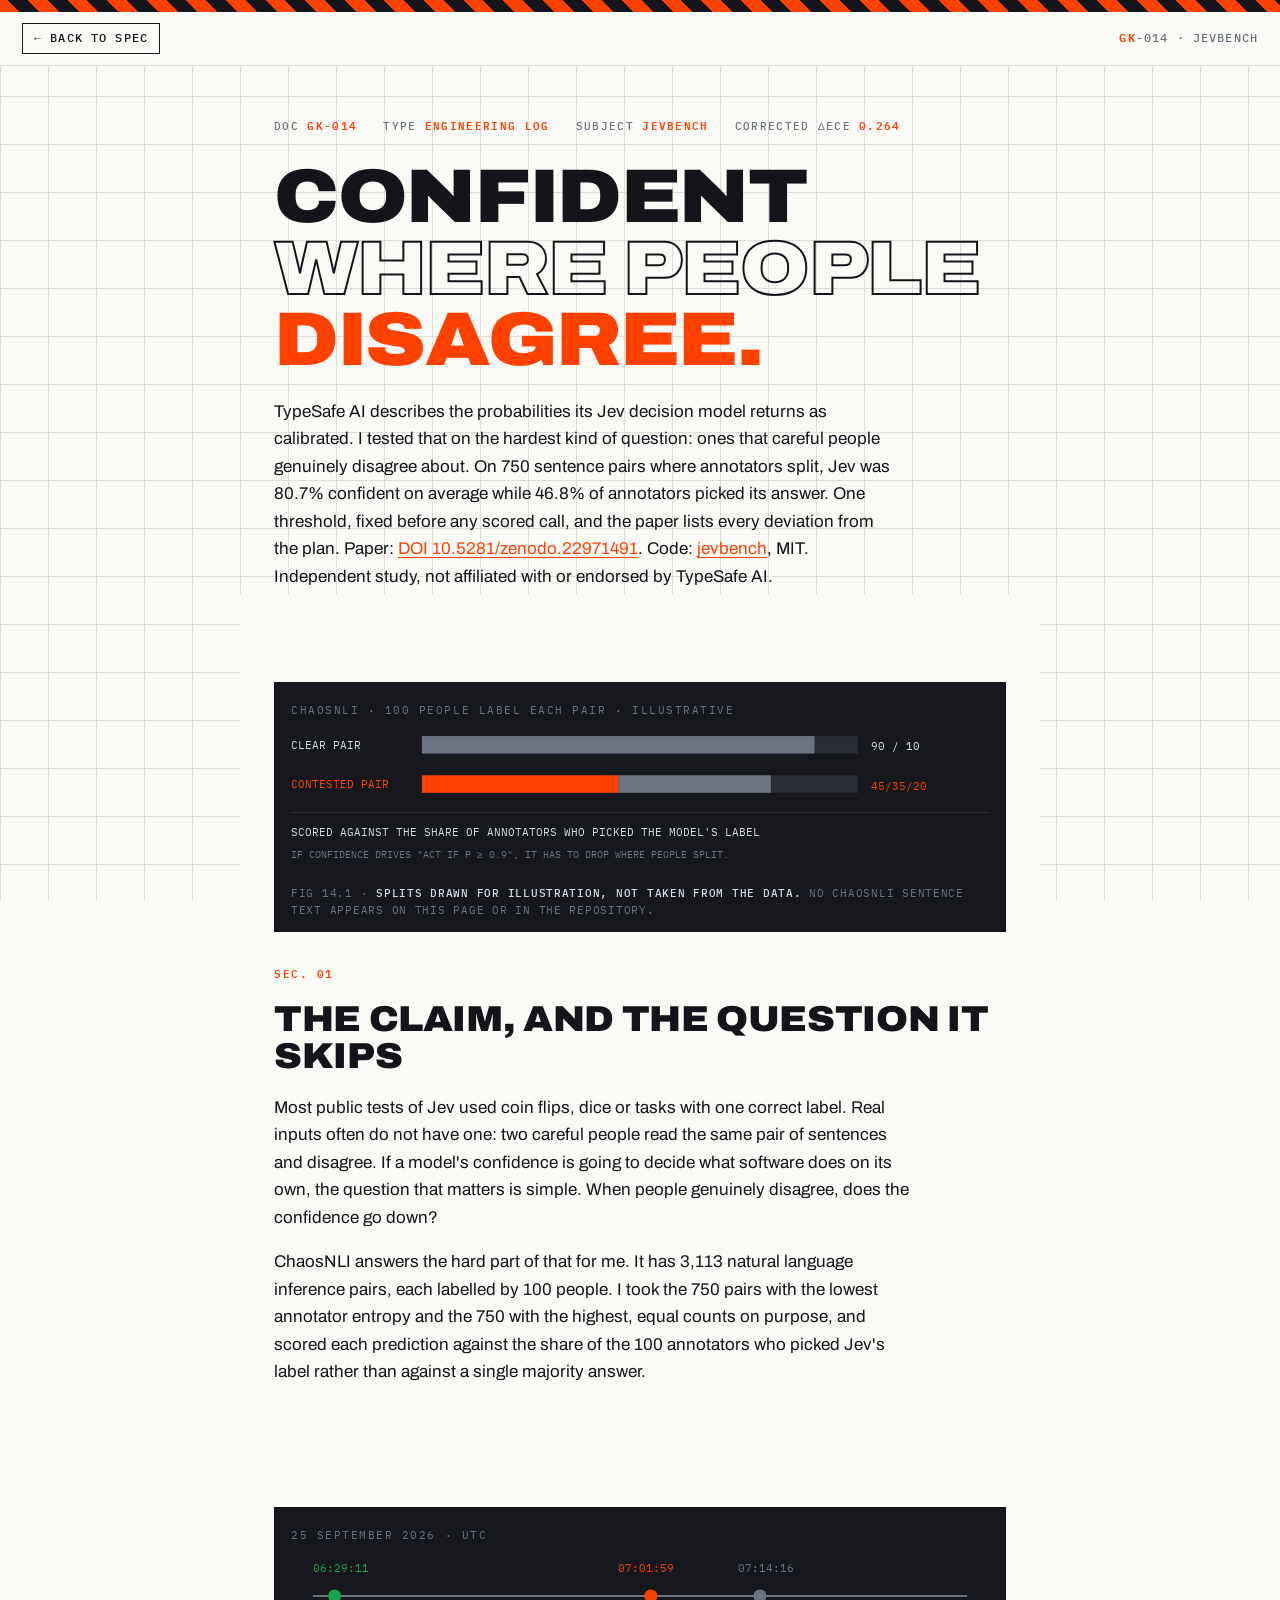
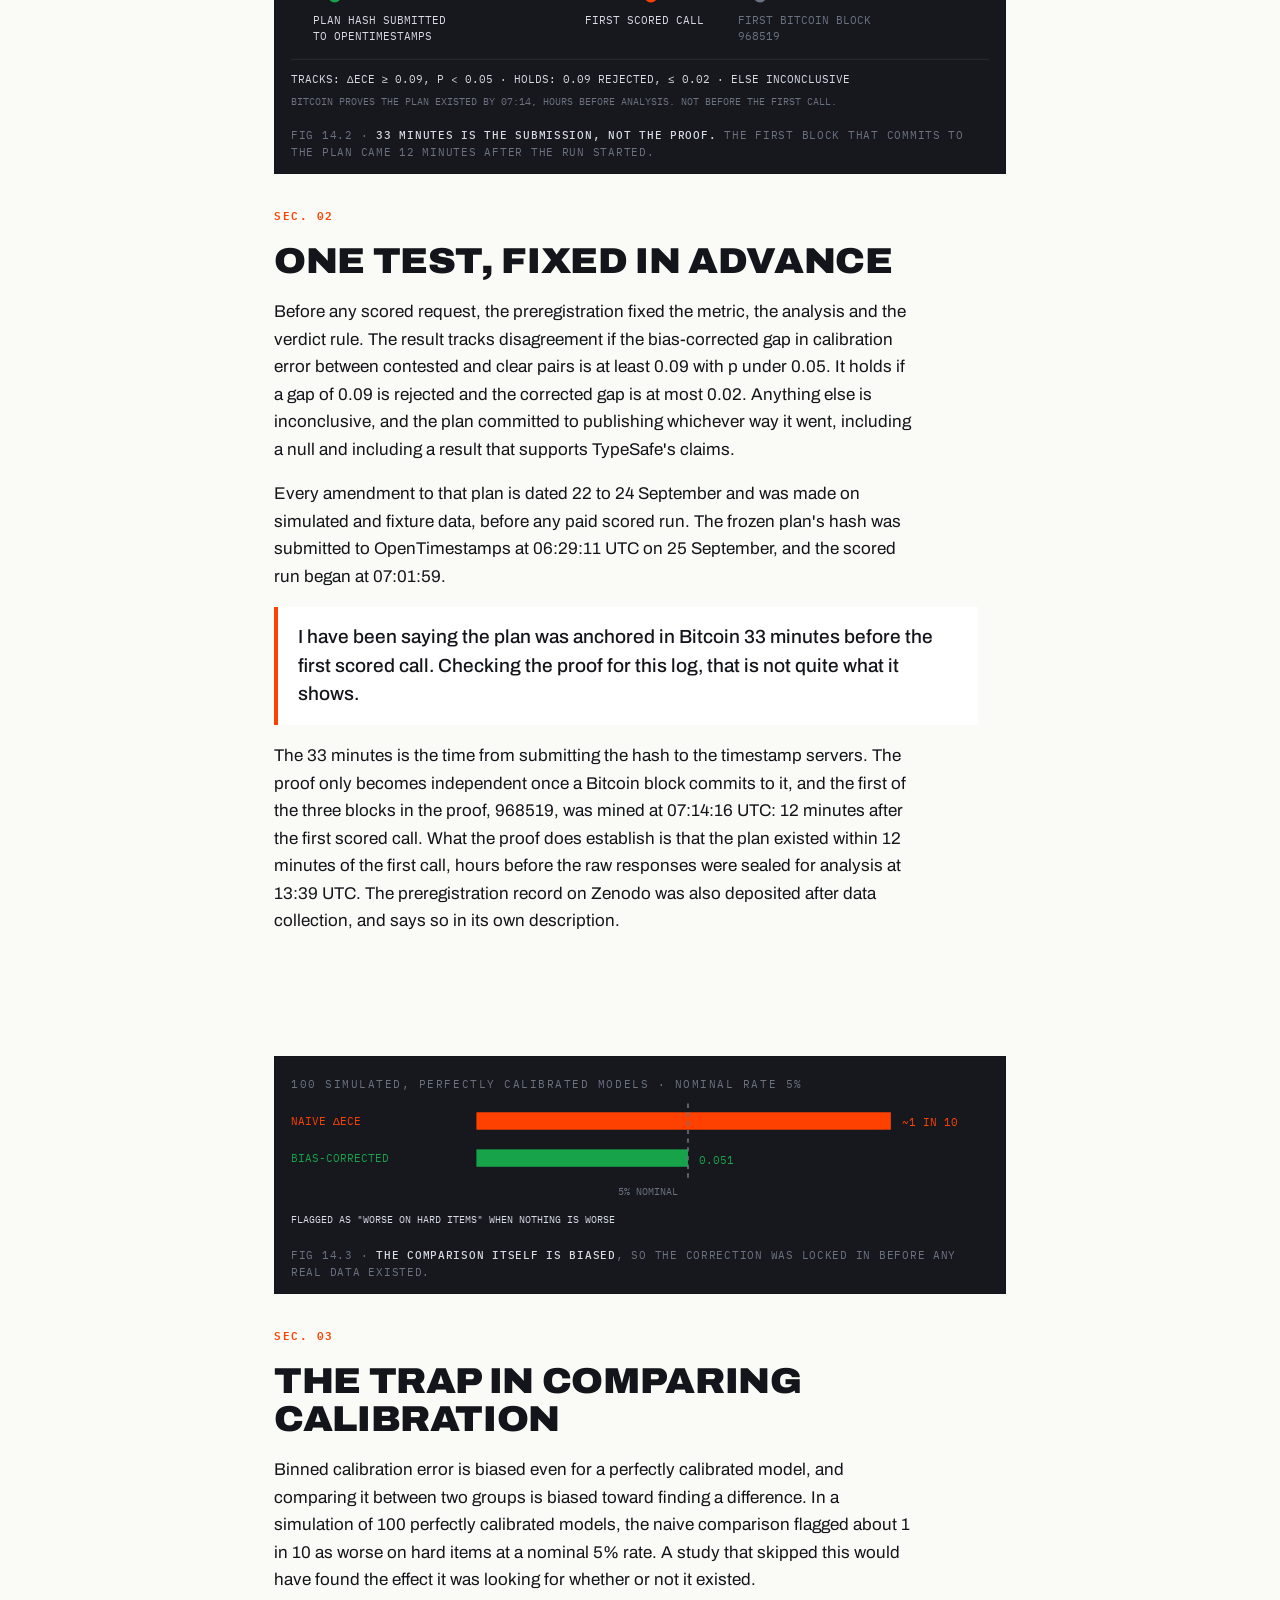
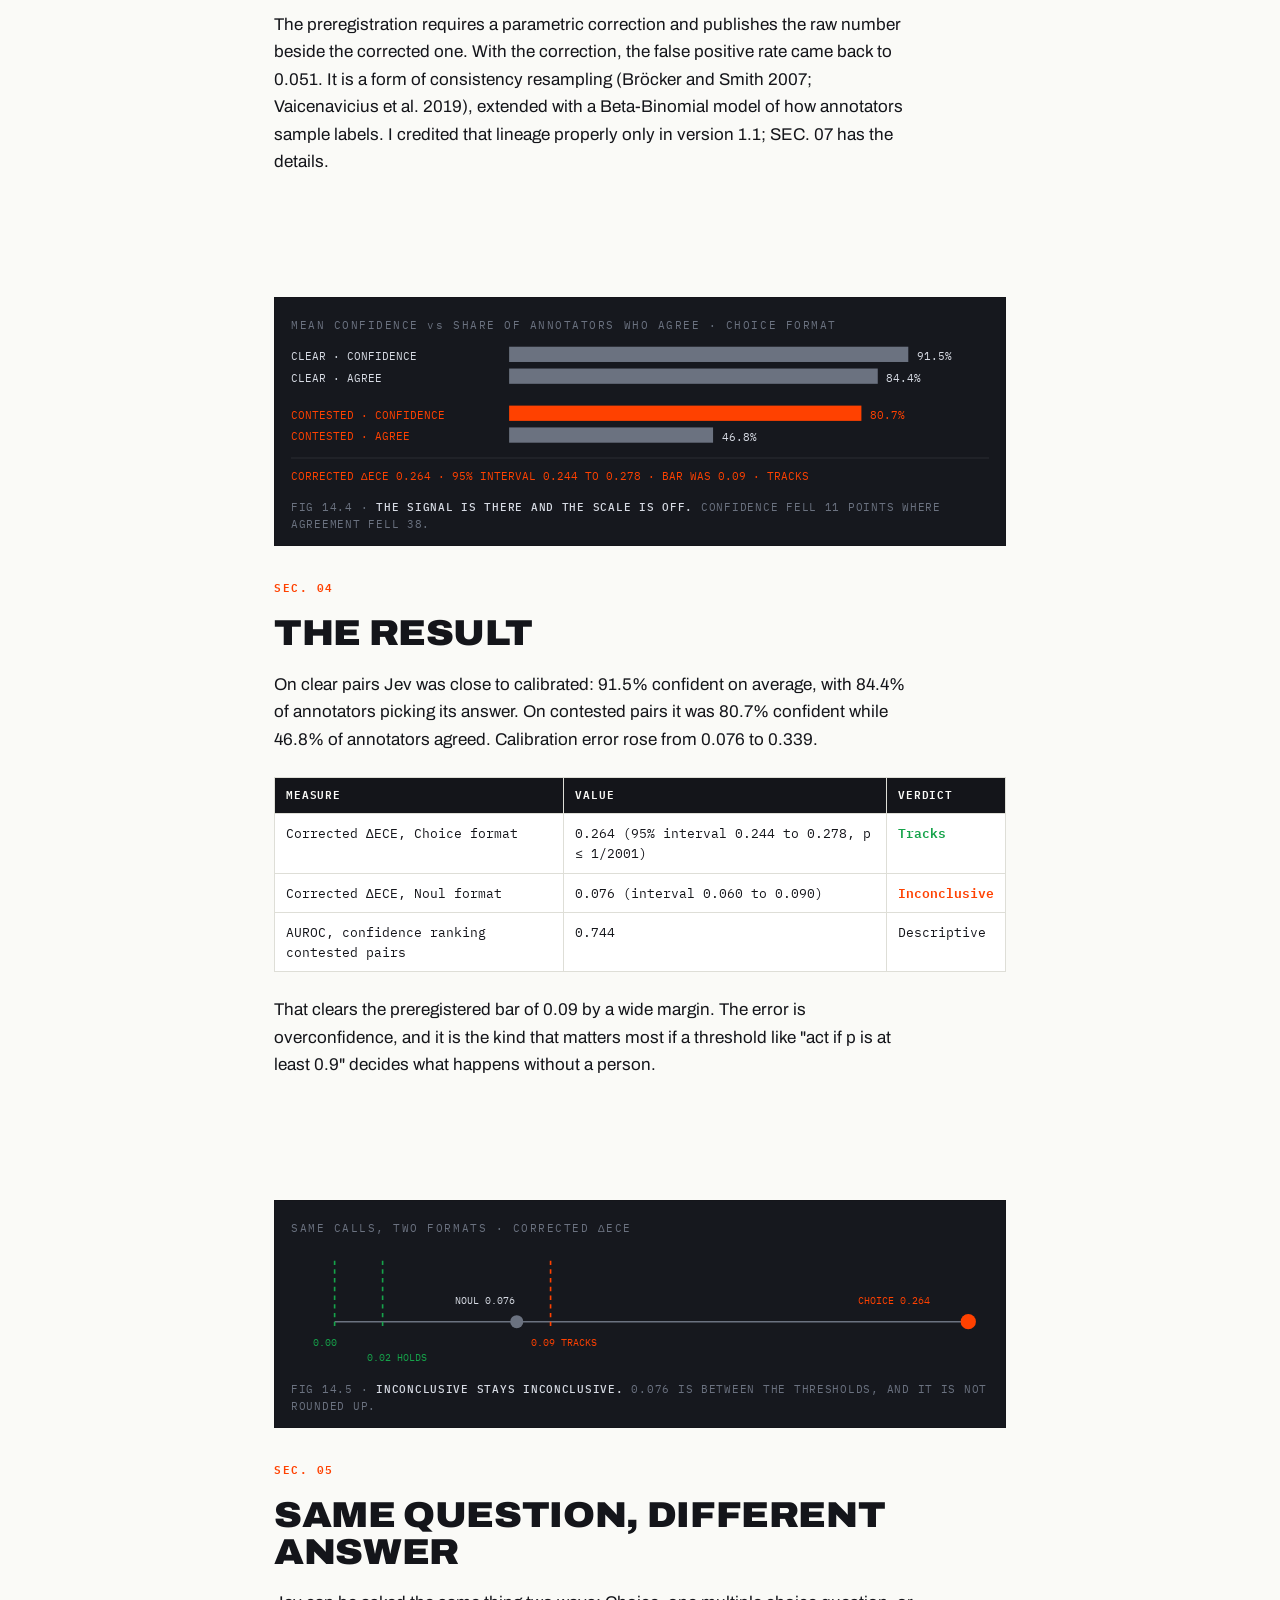
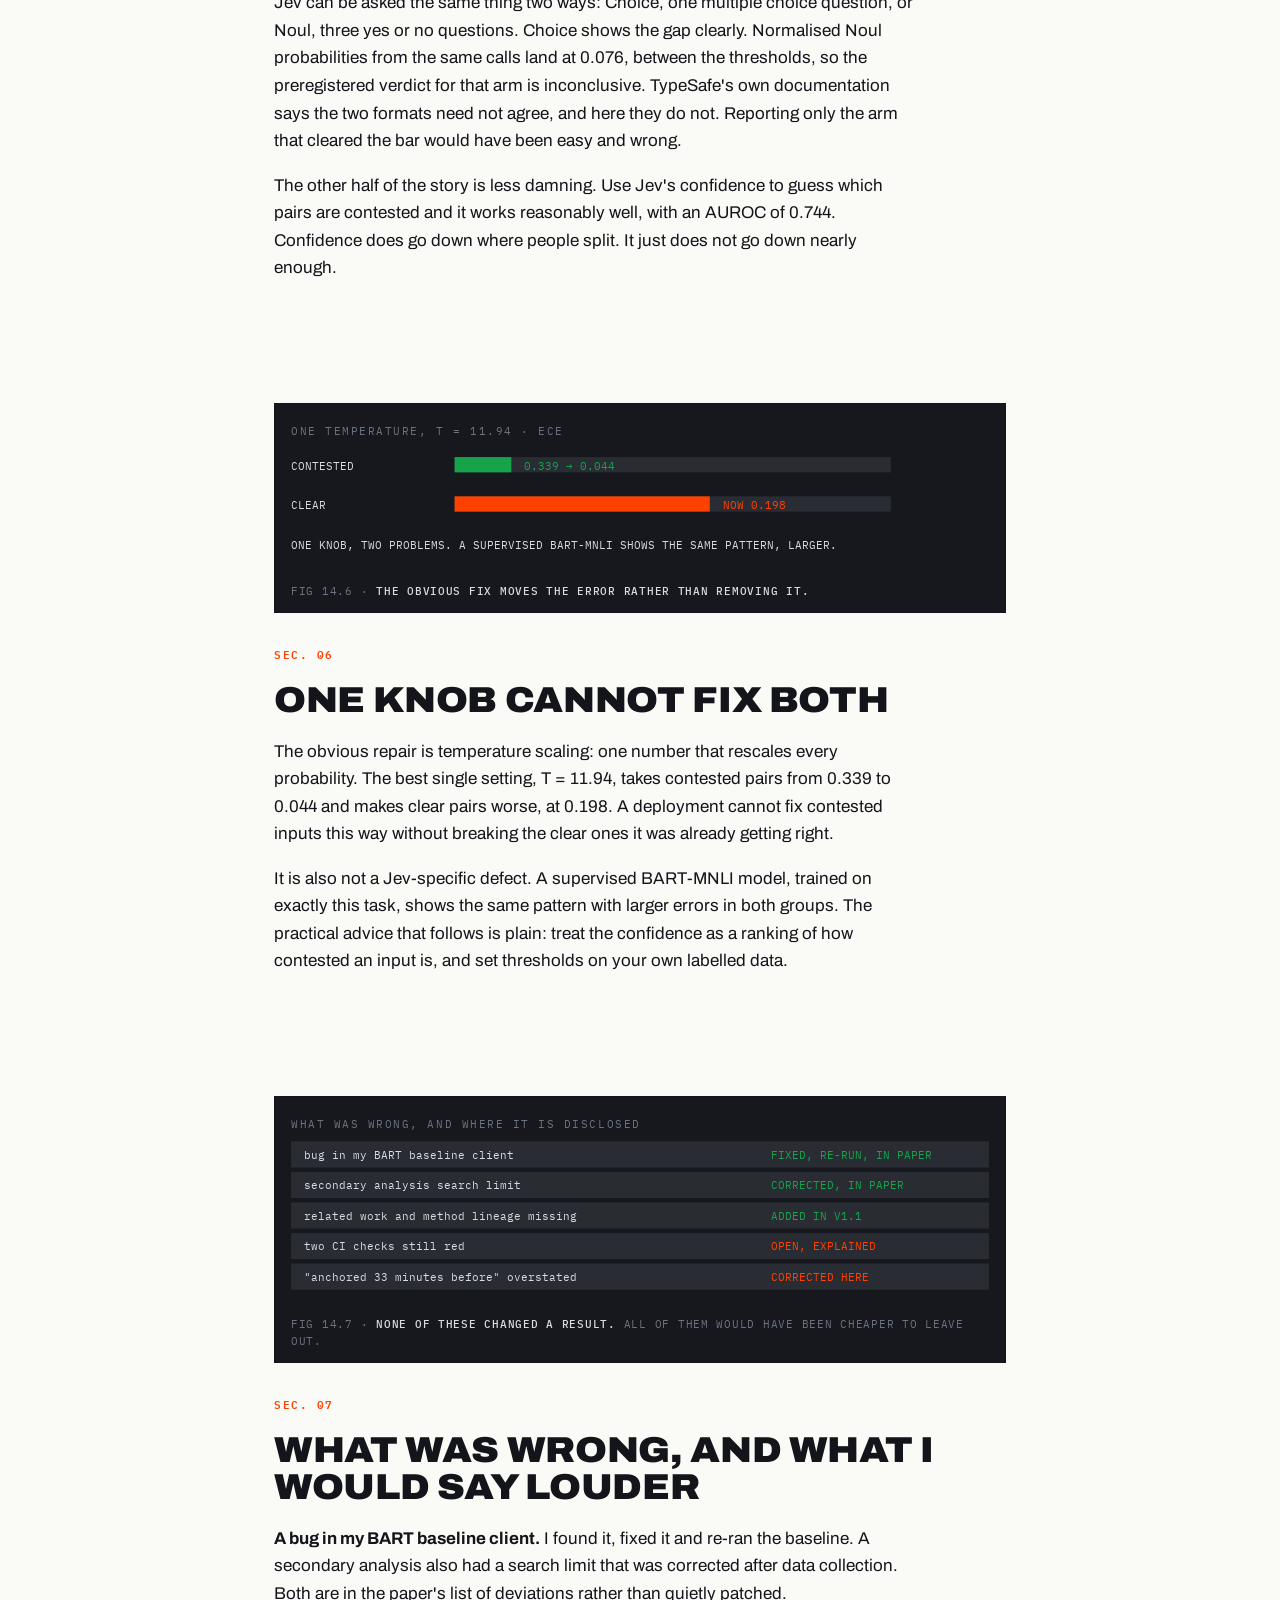
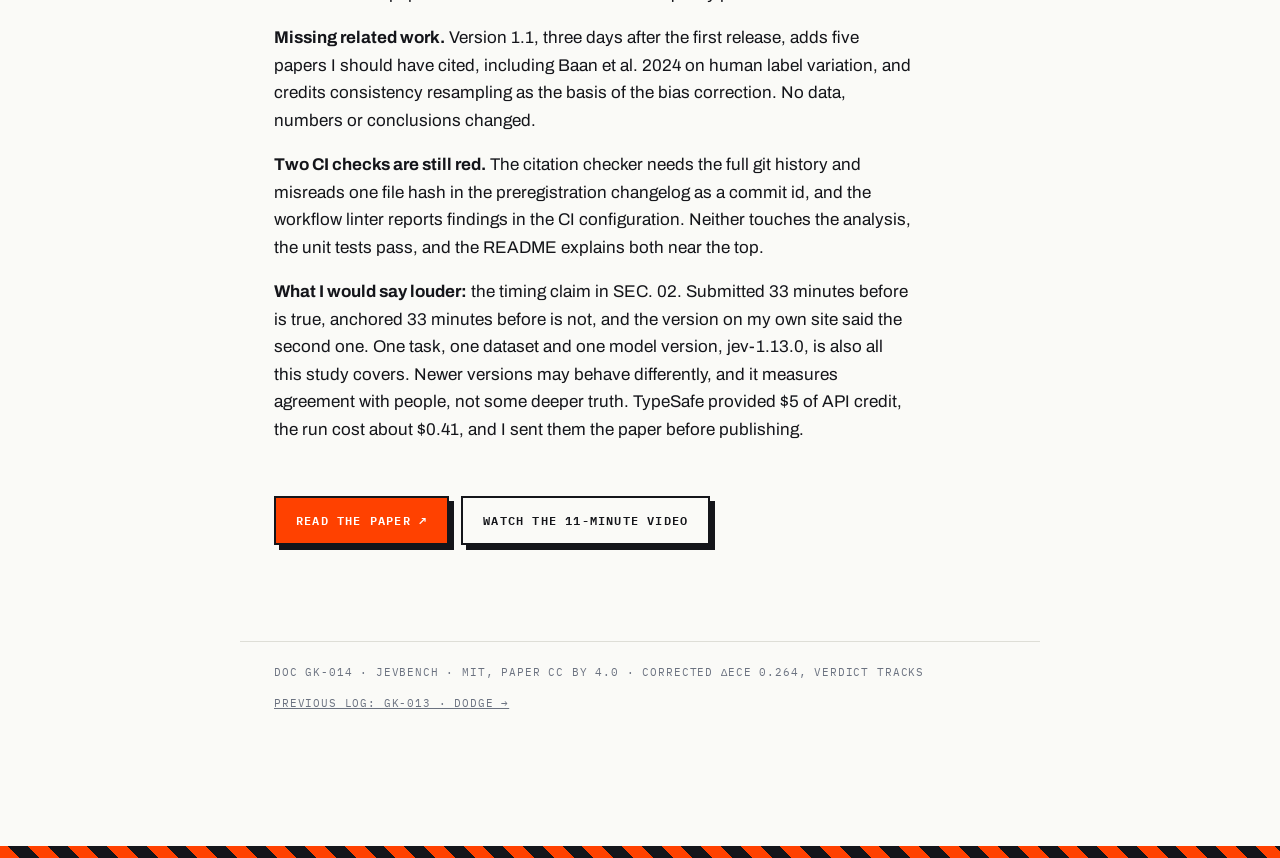
<file: jevbench.html>
<!DOCTYPE html>
<html lang="en">
<head>
<meta charset="utf-8">
<meta http-equiv="Content-Security-Policy" content="default-src 'self'; script-src 'self'; style-src 'self'; font-src 'self'; img-src 'self' data:; connect-src 'self'; worker-src 'self'; manifest-src 'self'; base-uri 'self'; form-action 'none'; object-src 'none'; frame-src 'none'; child-src 'none'; media-src 'none'; upgrade-insecure-requests;">
<meta name="viewport" content="width=device-width, initial-scale=1">
<meta name="referrer" content="strict-origin-when-cross-origin">
<title>GK-014 · Confident where people disagree · Gautam Khosla</title>
<meta name="description" content="Engineering log GK-014. A preregistered, bias-corrected test of whether TypeSafe AI's Jev lowers its confidence when people disagree, on ChaosNLI. Where annotators split, Jev stayed 80.7% confident while 46.8% of annotators agreed with it. Published with a DOI, every deviation listed.">
<link rel="canonical" href="https://gautamkhosla.com/jevbench.html">
<link rel="stylesheet" href="gklog.css">

<meta property="og:type" content="article">
<meta property="og:title" content="Confident where people disagree">
<meta property="og:description" content="A preregistered calibration study. Where people split, Jev stayed 80.7% confident while 46.8% of annotators agreed. One threshold, fixed before any scored call, and every deviation published.">
<meta property="og:url" content="https://gautamkhosla.com/jevbench.html">
<meta property="og:image" content="https://gautamkhosla.com/og-image.png">
<meta name="twitter:card" content="summary_large_image">
<script type="application/ld+json">
{"@context":"https://schema.org","@type":"TechArticle","headline":"Confident where people disagree: a preregistered test of Jev's calibration","description":"Engineering log for jevbench, a preregistered, equal-n, bias-corrected test of whether TypeSafe AI's Jev decision model lowers its confidence on ChaosNLI items where human annotators disagree.","url":"https://gautamkhosla.com/jevbench.html","datePublished":"2026-10-17","inLanguage":"en","author":{"@type":"Person","name":"Gautam Khosla","url":"https://gautamkhosla.com","identifier":"https://orcid.org/0009-0006-7404-8877","sameAs":["https://github.com/GautamTalksDev","https://orcid.org/0009-0006-7404-8877"]},"about":[{"@type":"ScholarlyArticle","name":"Confident Where People Disagree: A preregistered, bias-corrected test of whether TypeSafe AI's Jev lowers its confidence when humans disagree, on ChaosNLI","identifier":"https://doi.org/10.5281/zenodo.22971491","license":"https://creativecommons.org/licenses/by/4.0/"},{"@type":"SoftwareSourceCode","name":"jevbench","codeRepository":"https://github.com/GautamTalksDev/jevbench","programmingLanguage":"Python","license":"https://opensource.org/licenses/MIT"}],"isPartOf":{"@type":"WebSite","name":"Gautam Khosla","url":"https://gautamkhosla.com"}}
</script>
</head>
<body>

<div class="v-hazard"></div>

<nav class="v-top">
  <a class="v-back" href="/#work">&#8592; Back to spec</a>
  <span class="v-top-id"><b>GK</b>-014 · JEVBENCH</span>
</nav>

<main class="v-wrap">

  <!-- SOURCES for every number on this page, all checked 17 Oct 2026:
       Z  = Zenodo record 23032384 (paper v1.1, concept DOI 10.5281/zenodo.22971491), description and version history
       ZP = Zenodo record 22971413 (preregistration), description: verdict rule, timing, identifiers
       W  = github.com/GautamTalksDev/jevbench docs/WRITEUP.md (plain-language summary, "every number here comes from the paper")
       RM = jevbench README.md (red CI note, v1.1 note, name collision note, data licence)
       PR = jevbench PREREGISTRATION.md (amendments dated 2026-09-22 to 2026-09-24, before any paid scored run)
       BTC = PREREGISTRATION.md.ots from ZP, parsed locally: Bitcoin attestations at heights 968519, 968537, 968555.
             Block 968519 time 2026-09-25 07:14:16 UTC (blockstream.info; block hash cross-checked on mempool.space).
       Video: youtube.com/watch?v=C6chAhTWvP4, public (oEmbed 200). -->

  <div class="v-doc">
    <span>DOC <b>GK-014</b></span>
    <span>TYPE <b>ENGINEERING LOG</b></span>
    <span>SUBJECT <b>JEVBENCH</b></span>
    <span>CORRECTED &#916;ECE <b>0.264</b></span>
  </div>

  <h1 class="v-h1">
    Confident<br>
    <span class="v-out">where people</span><br>
    <span class="v-acc">disagree.</span>
  </h1>

  <!-- SOURCE: Z (jev-1.13.0, released 15 Sep 2026; 750 vs 750; 0.807 vs 0.468); W disclosure -->
  <p class="v-stand">
    TypeSafe AI describes the probabilities its Jev decision model returns as calibrated. I tested
    that on the hardest kind of question: ones that careful people genuinely disagree about. On 750
    sentence pairs where annotators split, Jev was 80.7% confident on average while 46.8% of
    annotators picked its answer. One threshold, fixed before any scored call, and the paper lists
    every deviation from the plan. Paper:
    <a href="https://doi.org/10.5281/zenodo.22971491" rel="noopener noreferrer external">DOI 10.5281/zenodo.22971491</a>.
    Code: <a href="https://github.com/GautamTalksDev/jevbench" rel="noopener noreferrer external">jevbench</a>,
    MIT. Independent study, not affiliated with or endorsed by TypeSafe AI.
  </p>

  <!-- ================= 01 ================= -->
  <!-- SOURCE: W "Why this question", "What I did" (ChaosNLI 3,113 pairs, 100 labels each; soft scoring) -->
  <section class="v-sec">
    <figure class="v-fig">
      <svg viewBox="0 0 640 160" xmlns="http://www.w3.org/2000/svg" role="img" aria-label="One sentence pair labelled by 100 people: when they split, a single correct answer does not exist">
        <text x="0" y="14" font-family="IBM Plex Mono, monospace" font-size="10" letter-spacing="1.4" fill="#6B7280">CHAOSNLI · 100 PEOPLE LABEL EACH PAIR · ILLUSTRATIVE</text>
        <g font-family="IBM Plex Mono, monospace" font-size="10">
          <text x="0" y="46" fill="#D7DBE4">CLEAR PAIR</text>
          <rect x="120" y="34" width="400" height="16" fill="#2A2C33"/>
          <rect x="120" y="34" width="360" height="16" fill="#6B7280"/>
          <text x="532" y="47" fill="#D7DBE4">90 / 10</text>
          <text x="0" y="82" fill="#FF4100">CONTESTED PAIR</text>
          <rect x="120" y="70" width="400" height="16" fill="#2A2C33"/>
          <rect x="120" y="70" width="180" height="16" fill="#FF4100"/>
          <rect x="300" y="70" width="140" height="16" fill="#6B7280"/>
          <text x="532" y="83" fill="#FF4100">45/35/20</text>
        </g>
        <line x1="0" y1="104" x2="640" y2="104" stroke="#2A2C33" stroke-width="1"/>
        <text x="0" y="126" font-family="IBM Plex Mono, monospace" font-size="10.5" fill="#D7DBE4">SCORED AGAINST THE SHARE OF ANNOTATORS WHO PICKED THE MODEL'S LABEL</text>
        <text x="0" y="146" font-family="IBM Plex Mono, monospace" font-size="9" fill="#6B7280">IF CONFIDENCE DRIVES "ACT IF P &#8805; 0.9", IT HAS TO DROP WHERE PEOPLE SPLIT.</text>
      </svg>
      <figcaption class="v-cap">FIG 14.1 · <b>Splits drawn for illustration, not taken from the data.</b> No ChaosNLI sentence text appears on this page or in the repository.</figcaption>
    </figure>

    <p class="v-num">SEC. 01</p>
    <h2 class="v-h2">The claim, and the question it skips</h2>

    <p>Most public tests of Jev used coin flips, dice or tasks with one correct label. Real inputs
    often do not have one: two careful people read the same pair of sentences and disagree. If a
    model's confidence is going to decide what software does on its own, the question that matters
    is simple. When people genuinely disagree, does the confidence go down?</p>

    <p>ChaosNLI answers the hard part of that for me. It has 3,113 natural language inference pairs,
    each labelled by 100 people. I took the 750 pairs with the lowest annotator entropy and the 750
    with the highest, equal counts on purpose, and scored each prediction against the share of the
    100 annotators who picked Jev's label rather than against a single majority answer.</p>
  </section>

  <!-- ================= 02 ================= -->
  <!-- SOURCE: ZP (verdict rule; tracks if corrected dECE >= 0.09 and p < 0.05; holds if 0.09 rejected one-sided and <= 0.02;
       OpenTimestamps submission 2026-09-25 06:29:11 UTC; scored run began 07:01:59 UTC; record deposited after data collection);
       PR (amendments dated 2026-09-22 to 2026-09-24, made on simulated and fixture data before any paid scored run); BTC -->
  <section class="v-sec">
    <figure class="v-fig">
      <svg viewBox="0 0 640 176" xmlns="http://www.w3.org/2000/svg" role="img" aria-label="Timeline on 25 September 2026: plan submitted to OpenTimestamps at 06:29, scored run began at 07:01, first Bitcoin block with the plan's hash mined at 07:14">
        <text x="0" y="14" font-family="IBM Plex Mono, monospace" font-size="10" letter-spacing="1.4" fill="#6B7280">25 SEPTEMBER 2026 · UTC</text>
        <line x1="20" y1="66" x2="620" y2="66" stroke="#6B7280" stroke-width="2"/>
        <g font-family="IBM Plex Mono, monospace" font-size="10">
          <circle cx="40" cy="66" r="6" fill="#16A34A"/>
          <text x="20" y="44" fill="#16A34A">06:29:11</text>
          <text x="20" y="92" fill="#D7DBE4">PLAN HASH SUBMITTED</text>
          <text x="20" y="106" fill="#D7DBE4">TO OPENTIMESTAMPS</text>
          <circle class="v-blip" cx="330" cy="66" r="6" fill="#FF4100"/>
          <text x="300" y="44" fill="#FF4100">07:01:59</text>
          <text x="270" y="92" fill="#D7DBE4">FIRST SCORED CALL</text>
          <circle cx="430" cy="66" r="6" fill="#6B7280"/>
          <text x="410" y="44" fill="#6B7280">07:14:16</text>
          <text x="410" y="92" fill="#6B7280">FIRST BITCOIN BLOCK</text>
          <text x="410" y="106" fill="#6B7280">968519</text>
        </g>
        <line x1="0" y1="124" x2="640" y2="124" stroke="#2A2C33" stroke-width="1"/>
        <text x="0" y="146" font-family="IBM Plex Mono, monospace" font-size="10" fill="#D7DBE4">TRACKS: &#916;ECE &#8805; 0.09, P &lt; 0.05 · HOLDS: 0.09 REJECTED, &#8804; 0.02 · ELSE INCONCLUSIVE</text>
        <text x="0" y="166" font-family="IBM Plex Mono, monospace" font-size="9" fill="#6B7280">BITCOIN PROVES THE PLAN EXISTED BY 07:14, HOURS BEFORE ANALYSIS. NOT BEFORE THE FIRST CALL.</text>
      </svg>
      <figcaption class="v-cap">FIG 14.2 · <b>33 minutes is the submission, not the proof.</b> The first block that commits to the plan came 12 minutes after the run started.</figcaption>
    </figure>

    <p class="v-num">SEC. 02</p>
    <h2 class="v-h2">One test, fixed in advance</h2>

    <p>Before any scored request, the preregistration fixed the metric, the analysis and the verdict
    rule. The result tracks disagreement if the bias-corrected gap in calibration error between
    contested and clear pairs is at least 0.09 with p under 0.05. It holds if a gap of 0.09 is
    rejected and the corrected gap is at most 0.02. Anything else is inconclusive, and the plan committed to publishing whichever way
    it went, including a null and including a result that supports TypeSafe's claims.</p>

    <p>Every amendment to that plan is dated 22 to 24 September and was made on simulated and
    fixture data, before any paid scored run. The frozen plan's hash was submitted to OpenTimestamps
    at 06:29:11 UTC on 25 September, and the scored run began at 07:01:59.</p>

    <p class="v-pull">I have been saying the plan was anchored in Bitcoin 33 minutes before the first
    scored call. Checking the proof for this log, that is not quite what it shows.</p>

    <p>The 33 minutes is the time from submitting the hash to the timestamp servers. The proof only
    becomes independent once a Bitcoin block commits to it, and the first of the three blocks in the
    proof, 968519, was mined at 07:14:16 UTC: 12 minutes after the first scored call. What the proof
    does establish is that the plan existed within 12 minutes of the first call, hours before the
    raw responses were sealed for analysis at 13:39 UTC. The preregistration record on Zenodo was also
    deposited after data collection, and says so in its own description.</p>
  </section>

  <!-- ================= 03 ================= -->
  <!-- SOURCE: W "One trap" (100 simulated perfectly calibrated models; naive flags 1 in 10 at nominal 5%; corrected 0.051;
       consistency resampling, Broecker and Smith 2007; Vaicenavicius et al. 2019; Beta-Binomial annotator model); RM "Bias correction" -->
  <section class="v-sec">
    <figure class="v-fig">
      <svg viewBox="0 0 640 150" xmlns="http://www.w3.org/2000/svg" role="img" aria-label="On 100 simulated perfectly calibrated models, the naive comparison flagged about 1 in 10 at a nominal 5 percent rate; the corrected comparison flagged 0.051">
        <text x="0" y="14" font-family="IBM Plex Mono, monospace" font-size="10" letter-spacing="1.4" fill="#6B7280">100 SIMULATED, PERFECTLY CALIBRATED MODELS · NOMINAL RATE 5%</text>
        <g font-family="IBM Plex Mono, monospace" font-size="10.5">
          <text x="0" y="48" fill="#FF4100">NAIVE &#916;ECE</text>
          <rect class="v-bar v-b1" x="170" y="36" width="380" height="16" fill="#FF4100"/>
          <text x="560" y="49" fill="#FF4100">~1 IN 10</text>
          <text x="0" y="82" fill="#16A34A">BIAS-CORRECTED</text>
          <rect class="v-bar v-b2" x="170" y="70" width="194" height="16" fill="#16A34A"/>
          <text x="374" y="83" fill="#16A34A">0.051</text>
        </g>
        <line x1="364" y1="28" x2="364" y2="96" stroke="#6B7280" stroke-width="1.5" stroke-dasharray="4 4"/>
        <text x="300" y="112" font-family="IBM Plex Mono, monospace" font-size="9" fill="#6B7280">5% NOMINAL</text>
        <text x="0" y="138" font-family="IBM Plex Mono, monospace" font-size="9.5" fill="#D7DBE4">FLAGGED AS "WORSE ON HARD ITEMS" WHEN NOTHING IS WORSE</text>
      </svg>
      <figcaption class="v-cap">FIG 14.3 · <b>The comparison itself is biased</b>, so the correction was locked in before any real data existed.</figcaption>
    </figure>

    <p class="v-num">SEC. 03</p>
    <h2 class="v-h2">The trap in comparing calibration</h2>

    <p>Binned calibration error is biased even for a perfectly calibrated model, and comparing it
    between two groups is biased toward finding a difference. In a simulation of 100 perfectly
    calibrated models, the naive comparison flagged about 1 in 10 as worse on hard items at a
    nominal 5% rate. A study that skipped this would have found the effect it was looking for
    whether or not it existed.</p>

    <p>The preregistration requires a parametric correction and publishes the raw number beside the
    corrected one. With the correction, the false positive rate came back to 0.051. It is a form of
    consistency resampling (Br&#246;cker and Smith 2007; Vaicenavicius et al. 2019), extended with a
    Beta-Binomial model of how annotators sample labels. I credited that lineage properly only in
    version 1.1; SEC. 07 has the details.</p>
  </section>

  <!-- ================= 04 ================= -->
  <!-- SOURCE: Z results (0.076 to 0.339; corrected 0.264, 95% interval 0.244 to 0.278, p <= 1/2001; 0.807 vs 0.468);
       W short version (clear pairs 91.5% confident, 84.4% of annotators) -->
  <section class="v-sec">
    <figure class="v-fig">
      <svg viewBox="0 0 640 160" xmlns="http://www.w3.org/2000/svg" role="img" aria-label="Clear pairs: 91.5 percent confident, 84.4 percent agreement. Contested pairs: 80.7 percent confident, 46.8 percent agreement">
        <text x="0" y="14" font-family="IBM Plex Mono, monospace" font-size="10" letter-spacing="1.4" fill="#6B7280">MEAN CONFIDENCE vs SHARE OF ANNOTATORS WHO AGREE · CHOICE FORMAT</text>
        <g font-family="IBM Plex Mono, monospace" font-size="10">
          <text x="0" y="42" fill="#D7DBE4">CLEAR · CONFIDENCE</text>
          <rect class="v-bar v-b1" x="200" y="30" width="366" height="14" fill="#6B7280"/><text x="574" y="42" fill="#D7DBE4">91.5%</text>
          <text x="0" y="62" fill="#D7DBE4">CLEAR · AGREE</text>
          <rect class="v-bar v-b2" x="200" y="50" width="338" height="14" fill="#6B7280"/><text x="546" y="62" fill="#D7DBE4">84.4%</text>
          <text x="0" y="96" fill="#FF4100">CONTESTED · CONFIDENCE</text>
          <rect class="v-bar v-b1" x="200" y="84" width="323" height="14" fill="#FF4100"/><text x="531" y="96" fill="#FF4100">80.7%</text>
          <text x="0" y="116" fill="#FF4100">CONTESTED · AGREE</text>
          <rect class="v-bar v-b3" x="200" y="104" width="187" height="14" fill="#6B7280"/><text x="395" y="116" fill="#D7DBE4">46.8%</text>
        </g>
        <line x1="0" y1="132" x2="640" y2="132" stroke="#2A2C33" stroke-width="1"/>
        <text x="0" y="152" font-family="IBM Plex Mono, monospace" font-size="10" fill="#FF4100">CORRECTED &#916;ECE 0.264 · 95% INTERVAL 0.244 TO 0.278 · BAR WAS 0.09 · TRACKS</text>
      </svg>
      <figcaption class="v-cap">FIG 14.4 · <b>The signal is there and the scale is off.</b> Confidence fell 11 points where agreement fell 38.</figcaption>
    </figure>

    <p class="v-num">SEC. 04</p>
    <h2 class="v-h2">The result</h2>

    <p>On clear pairs Jev was close to calibrated: 91.5% confident on average, with 84.4% of
    annotators picking its answer. On contested pairs it was 80.7% confident while 46.8% of
    annotators agreed. Calibration error rose from 0.076 to 0.339.</p>

    <table class="v-table">
      <thead><tr><th>Measure</th><th>Value</th><th>Verdict</th></tr></thead>
      <tbody>
        <tr><td>Corrected &#916;ECE, Choice format</td><td>0.264 (95% interval 0.244 to 0.278, p &#8804; 1/2001)</td><td class="v-pass">Tracks</td></tr>
        <tr><td>Corrected &#916;ECE, Noul format</td><td>0.076 (interval 0.060 to 0.090)</td><td class="v-unev">Inconclusive</td></tr>
        <tr><td>AUROC, confidence ranking contested pairs</td><td>0.744</td><td>Descriptive</td></tr>
      </tbody>
    </table>

    <p>That clears the preregistered bar of 0.09 by a wide margin. The error is overconfidence, and
    it is the kind that matters most if a threshold like "act if p is at least 0.9" decides what
    happens without a person.</p>
  </section>

  <!-- ================= 05 ================= -->
  <!-- SOURCE: W plot twists 1 and 2 (Noul 0.076 inconclusive; TypeSafe documentation says the formats need not agree; AUROC 0.744) -->
  <section class="v-sec">
    <figure class="v-fig">
      <svg viewBox="0 0 640 140" xmlns="http://www.w3.org/2000/svg" role="img" aria-label="Choice format clears the 0.09 bar at 0.264; Noul format lands at 0.076, between the thresholds">
        <text x="0" y="14" font-family="IBM Plex Mono, monospace" font-size="10" letter-spacing="1.4" fill="#6B7280">SAME CALLS, TWO FORMATS · CORRECTED &#916;ECE</text>
        <line x1="40" y1="96" x2="620" y2="96" stroke="#6B7280" stroke-width="1.5"/>
        <g font-family="IBM Plex Mono, monospace" font-size="9.5">
          <line x1="40" y1="40" x2="40" y2="104" stroke="#16A34A" stroke-width="1.5" stroke-dasharray="4 4"/><text x="20" y="118" fill="#16A34A">0.00</text>
          <line x1="84" y1="40" x2="84" y2="104" stroke="#16A34A" stroke-width="1.5" stroke-dasharray="4 4"/><text x="70" y="132" fill="#16A34A">0.02 HOLDS</text>
          <line x1="238" y1="40" x2="238" y2="104" stroke="#FF4100" stroke-width="1.5" stroke-dasharray="4 4"/><text x="220" y="118" fill="#FF4100">0.09 TRACKS</text>
          <circle class="v-blip" cx="207" cy="96" r="6" fill="#6B7280"/><text x="150" y="80" fill="#D7DBE4">NOUL 0.076</text>
          <circle cx="621" cy="96" r="7" fill="#FF4100"/><text x="520" y="80" fill="#FF4100">CHOICE 0.264</text>
        </g>
      </svg>
      <figcaption class="v-cap">FIG 14.5 · <b>Inconclusive stays inconclusive.</b> 0.076 is between the thresholds, and it is not rounded up.</figcaption>
    </figure>

    <p class="v-num">SEC. 05</p>
    <h2 class="v-h2">Same question, different answer</h2>

    <p>Jev can be asked the same thing two ways: Choice, one multiple choice question, or Noul,
    three yes or no questions. Choice shows the gap clearly. Normalised Noul probabilities from the
    same calls land at 0.076, between the thresholds, so the preregistered verdict for that arm is
    inconclusive. TypeSafe's own documentation says the two formats need not agree, and here they
    do not. Reporting only the arm that cleared the bar would have been easy and wrong.</p>

    <p>The other half of the story is less damning. Use Jev's confidence to guess which pairs are
    contested and it works reasonably well, with an AUROC of 0.744. Confidence does go down where
    people split. It just does not go down nearly enough.</p>
  </section>

  <!-- ================= 06 ================= -->
  <!-- SOURCE: W "Can you just fix it?" (T = 11.94; contested 0.339 to 0.044; clear to 0.198) and plot twist 3 (BART-MNLI) -->
  <section class="v-sec">
    <figure class="v-fig">
      <svg viewBox="0 0 640 140" xmlns="http://www.w3.org/2000/svg" role="img" aria-label="A single temperature of 11.94 takes contested pairs from 0.339 to 0.044 calibration error and makes clear pairs worse, at 0.198">
        <text x="0" y="14" font-family="IBM Plex Mono, monospace" font-size="10" letter-spacing="1.4" fill="#6B7280">ONE TEMPERATURE, T = 11.94 · ECE</text>
        <g font-family="IBM Plex Mono, monospace" font-size="10">
          <text x="0" y="46" fill="#D7DBE4">CONTESTED</text>
          <rect x="150" y="34" width="400" height="14" fill="#2A2C33"/>
          <rect class="v-bar v-b1" x="150" y="34" width="52" height="14" fill="#16A34A"/>
          <text x="214" y="46" fill="#16A34A">0.339 &#8594; 0.044</text>
          <text x="0" y="82" fill="#D7DBE4">CLEAR</text>
          <rect x="150" y="70" width="400" height="14" fill="#2A2C33"/>
          <rect class="v-bar v-b2" x="150" y="70" width="234" height="14" fill="#FF4100"/>
          <text x="396" y="82" fill="#FF4100">NOW 0.198</text>
        </g>
        <text x="0" y="118" font-family="IBM Plex Mono, monospace" font-size="10" fill="#D7DBE4">ONE KNOB, TWO PROBLEMS. A SUPERVISED BART-MNLI SHOWS THE SAME PATTERN, LARGER.</text>
      </svg>
      <figcaption class="v-cap">FIG 14.6 · <b>The obvious fix moves the error rather than removing it.</b></figcaption>
    </figure>

    <p class="v-num">SEC. 06</p>
    <h2 class="v-h2">One knob cannot fix both</h2>

    <p>The obvious repair is temperature scaling: one number that rescales every probability. The
    best single setting, T = 11.94, takes contested pairs from 0.339 to 0.044 and makes clear pairs
    worse, at 0.198. A deployment cannot fix contested inputs this way without breaking the clear
    ones it was already getting right.</p>

    <p>It is also not a Jev-specific defect. A supervised BART-MNLI model, trained on exactly this
    task, shows the same pattern with larger errors in both groups. The practical advice that
    follows is plain: treat the confidence as a ranking of how contested an input is, and set
    thresholds on your own labelled data.</p>
  </section>

  <!-- ================= 07 ================= -->
  <!-- SOURCE: Z ("All deviations are reported, including a baseline implementation bug and a secondary-analysis search
       limit corrected after data collection"; v1.1 29 Sep 2026 adds related work, no data, numbers or conclusions changed);
       W "Everything is logged" (BART client bug found, fixed, re-run) and disclosure ($5 credit, about $0.41 spent, paper sent to TypeSafe);
       RM red CI note and name collision note; BTC -->
  <section class="v-sec">
    <figure class="v-fig">
      <svg viewBox="0 0 640 176" xmlns="http://www.w3.org/2000/svg" role="img" aria-label="Five things that were wrong or weak, each disclosed in public">
        <text x="0" y="14" font-family="IBM Plex Mono, monospace" font-size="10" letter-spacing="1.4" fill="#6B7280">WHAT WAS WRONG, AND WHERE IT IS DISCLOSED</text>
        <g font-family="IBM Plex Mono, monospace" font-size="10">
          <rect x="0" y="26" width="640" height="24" fill="#2A2C33"/><text x="12" y="42" fill="#D7DBE4">bug in my BART baseline client</text><text x="440" y="42" fill="#16A34A">FIXED, RE-RUN, IN PAPER</text>
          <rect x="0" y="54" width="640" height="24" fill="#2A2C33"/><text x="12" y="70" fill="#D7DBE4">secondary analysis search limit</text><text x="440" y="70" fill="#16A34A">CORRECTED, IN PAPER</text>
          <rect x="0" y="82" width="640" height="24" fill="#2A2C33"/><text x="12" y="98" fill="#D7DBE4">related work and method lineage missing</text><text x="440" y="98" fill="#16A34A">ADDED IN V1.1</text>
          <rect x="0" y="110" width="640" height="24" fill="#2A2C33"/><text x="12" y="126" fill="#D7DBE4">two CI checks still red</text><text x="440" y="126" fill="#FF4100">OPEN, EXPLAINED</text>
          <rect x="0" y="138" width="640" height="24" fill="#2A2C33"/><text x="12" y="154" fill="#D7DBE4">"anchored 33 minutes before" overstated</text><text class="v-blip" x="440" y="154" fill="#FF4100">CORRECTED HERE</text>
        </g>
      </svg>
      <figcaption class="v-cap">FIG 14.7 · <b>None of these changed a result.</b> All of them would have been cheaper to leave out.</figcaption>
    </figure>

    <p class="v-num">SEC. 07</p>
    <h2 class="v-h2">What was wrong, and what I would say louder</h2>

    <p><b>A bug in my BART baseline client.</b> I found it, fixed it and re-ran the baseline. A
    secondary analysis also had a search limit that was corrected after data collection. Both are in
    the paper's list of deviations rather than quietly patched.</p>

    <p><b>Missing related work.</b> Version 1.1, three days after the first release, adds five
    papers I should have cited, including Baan et al. 2024 on human label variation, and credits
    consistency resampling as the basis of the bias correction. No data, numbers or conclusions
    changed.</p>

    <p><b>Two CI checks are still red.</b> The citation checker needs the full git history and
    misreads one file hash in the preregistration changelog as a commit id, and the workflow linter
    reports findings in the CI configuration. Neither touches the analysis, the unit tests pass,
    and the README explains both near the top.</p>

    <p><b>What I would say louder:</b> the timing claim in SEC. 02. Submitted 33 minutes before is
    true, anchored 33 minutes before is not, and the version on my own site said the second one.
    One task, one dataset and one model version, jev-1.13.0, is also all this study covers. Newer
    versions may behave differently, and it measures agreement with people, not some deeper truth.
    TypeSafe provided $5 of API credit, the run cost about $0.41, and I sent them the paper before
    publishing.</p>

    <div class="v-cta">
      <a class="v-btn" href="https://doi.org/10.5281/zenodo.22971491" rel="noopener noreferrer external">Read the paper &#8599;</a>
      <a class="v-btn v-btn-ghost" href="https://www.youtube.com/watch?v=C6chAhTWvP4" rel="noopener noreferrer external">Watch the 11-minute video</a>
    </div>
  </section>

  <div class="v-foot">
    <span>DOC GK-014 · JEVBENCH · MIT, paper CC BY 4.0 · corrected &#916;ECE 0.264, verdict tracks</span>
    <span><a href="/dodge.html">Previous log: GK-013 · DODGE &#8594;</a></span>
  </div>

</main>

<div class="v-hazard v-hazard-bottom"></div>

</body>
</html>
</file>
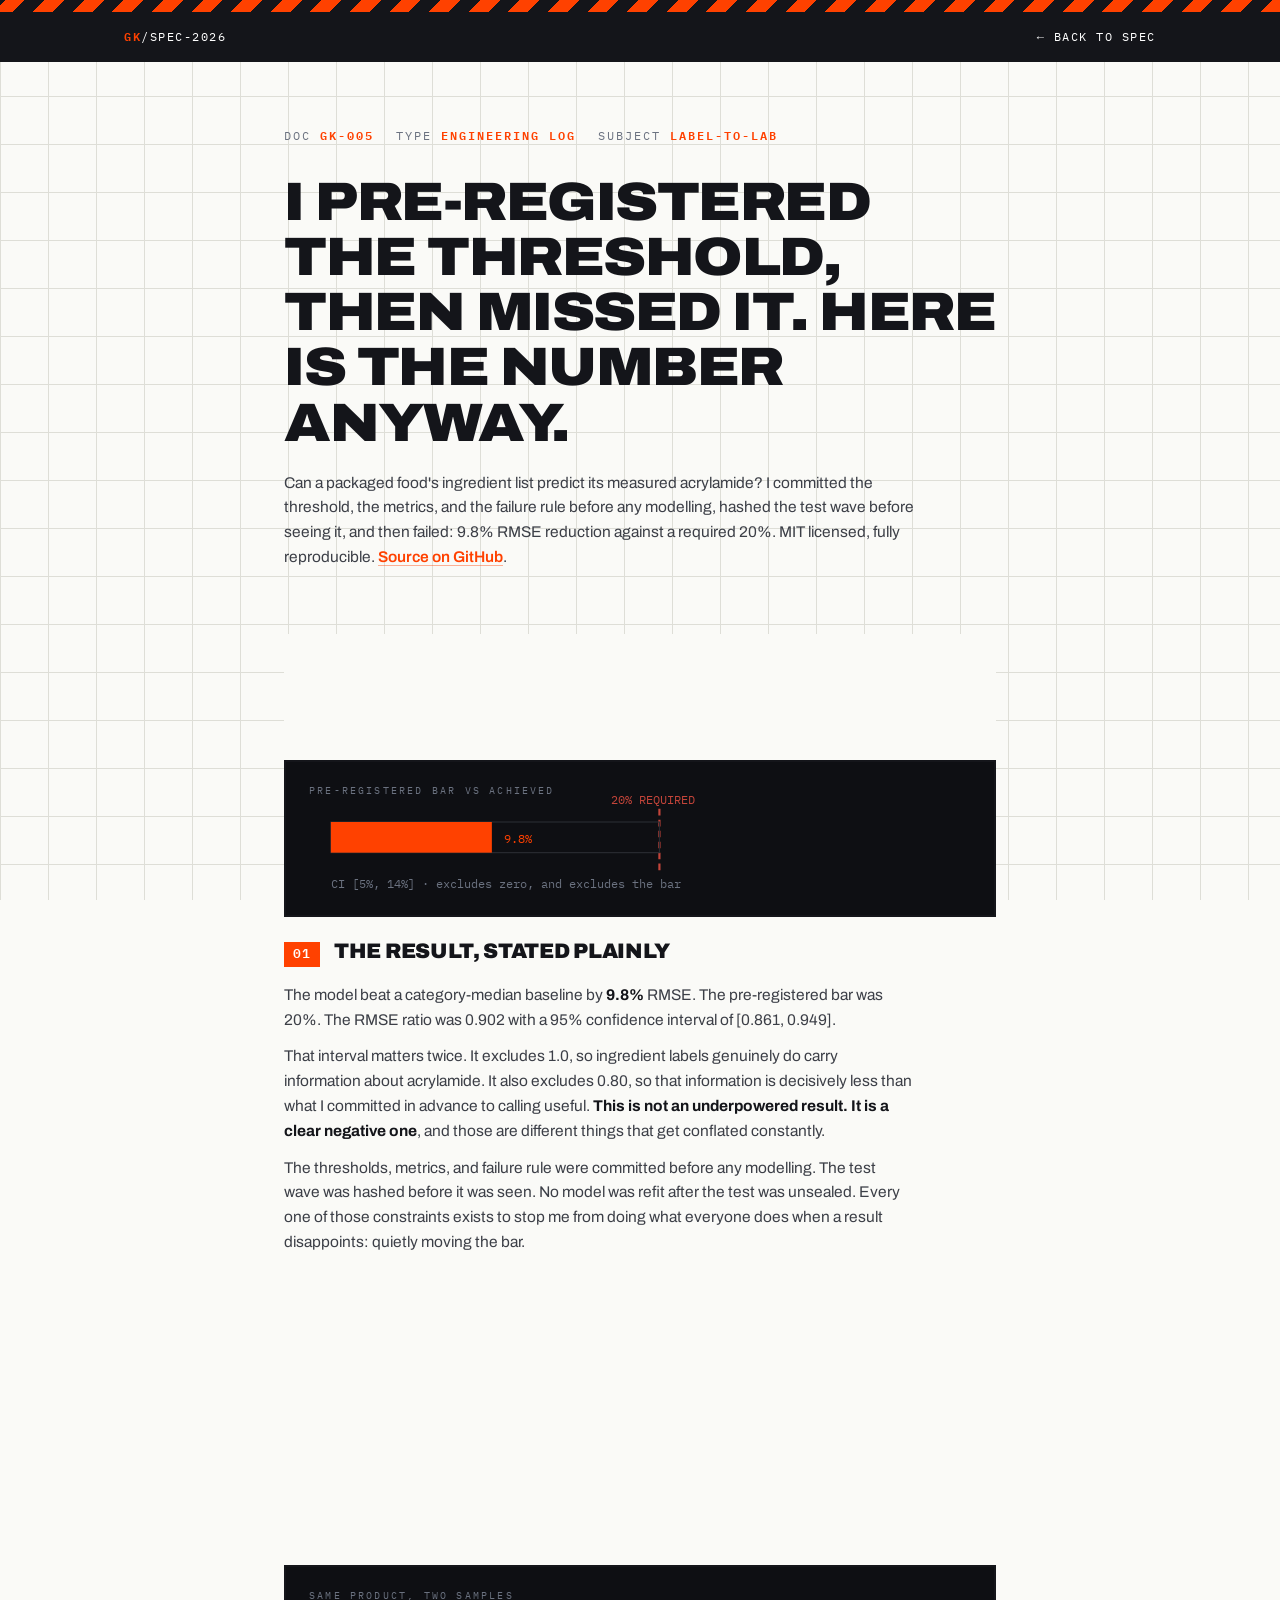
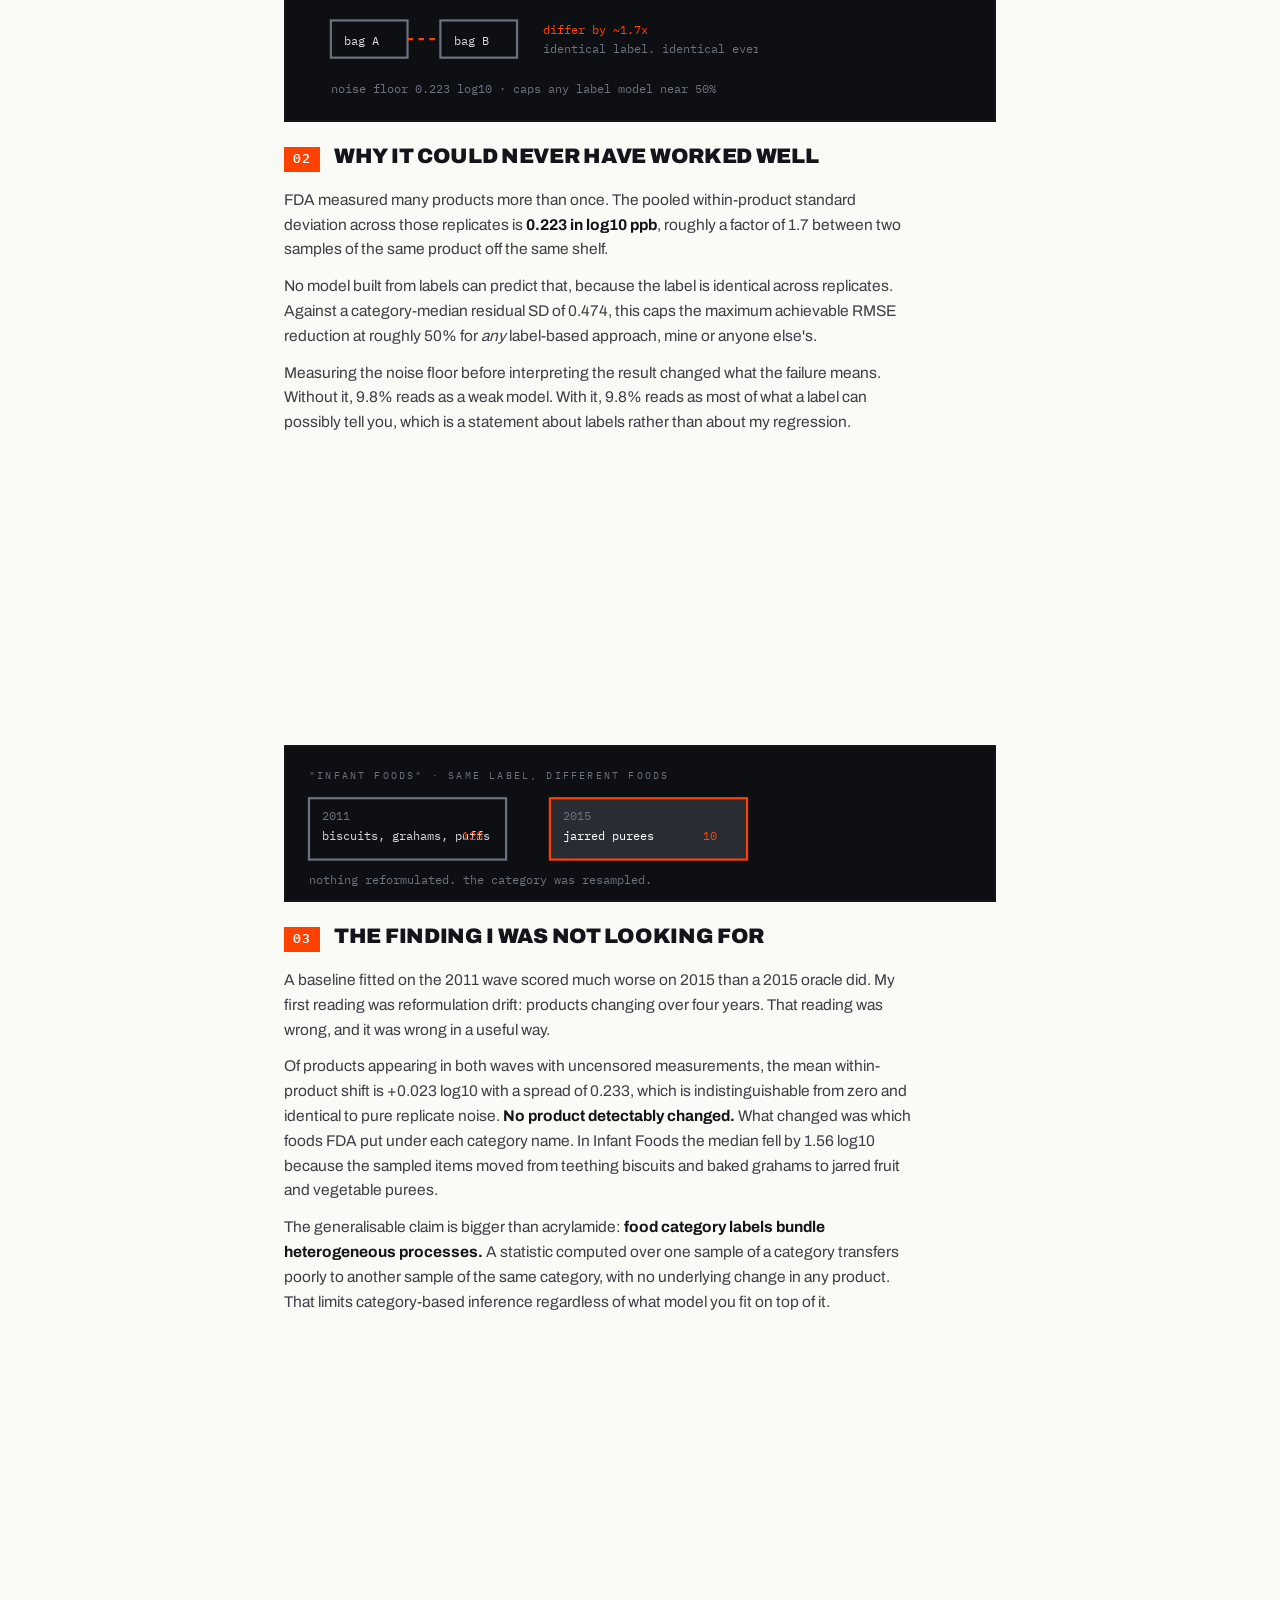
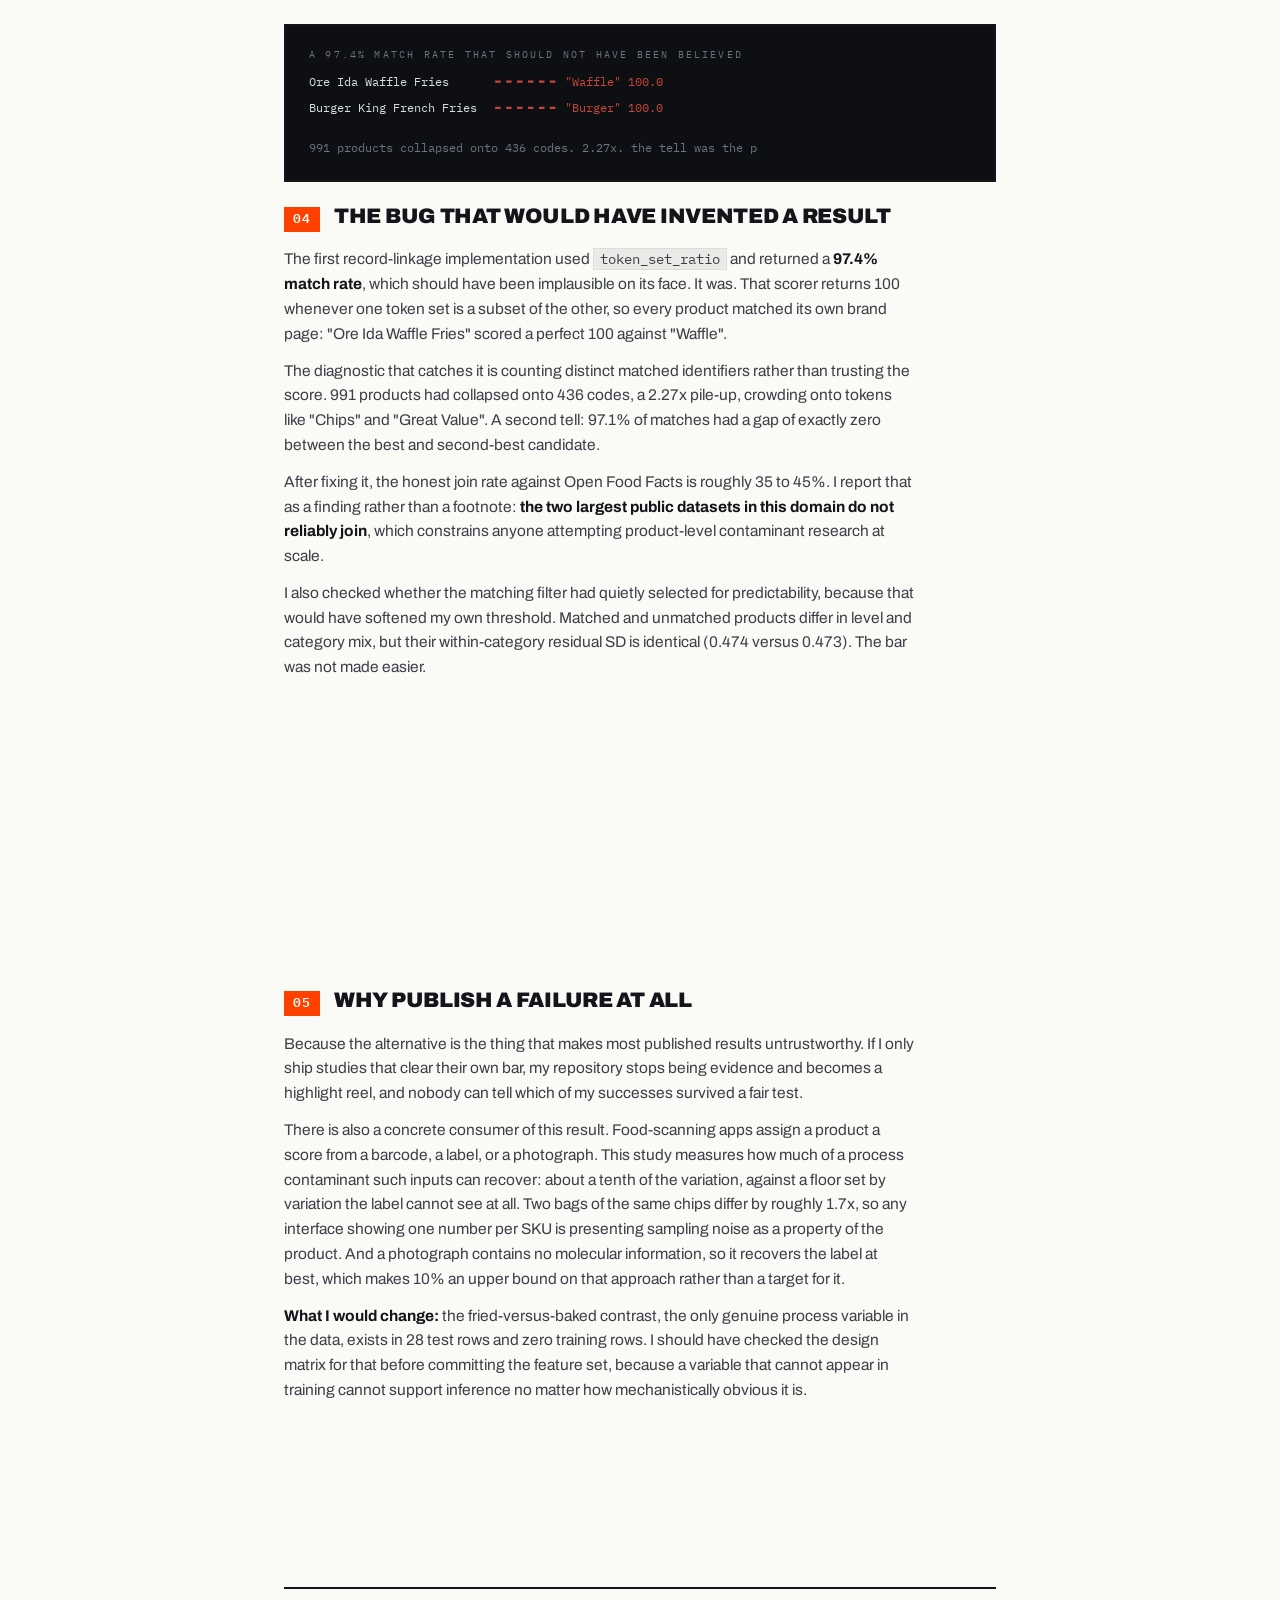
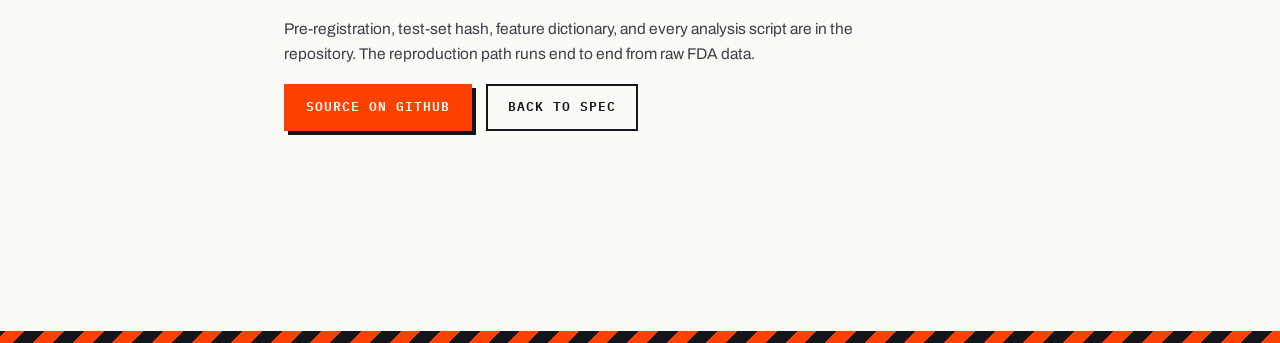
<file: labtolab.html>
<!DOCTYPE html>
<html lang="en">
<head>
<meta charset="UTF-8">
<meta http-equiv="Content-Security-Policy" content="
  default-src 'self';
  script-src 'self';
  style-src 'self';
  font-src 'self';
  img-src 'self' data:;
  connect-src 'self';
  base-uri 'self';
  form-action 'none';
  object-src 'none';
  frame-src 'none';
  upgrade-insecure-requests;">
<meta name="viewport" content="width=device-width, initial-scale=1.0">
<title>label-to-lab Engineering Log · Gautam Khosla</title>
<meta name="description" content="Engineering log for label-to-lab: a pre-registered test of whether ingredient lists predict measured acrylamide. It failed its own threshold at 9.8% against a required 20%, and is published in full.">
<link rel="canonical" href="https://gautamkhosla.com/labtolab.html">
<meta property="og:type" content="article">
<meta property="og:title" content="label-to-lab Log: a study that failed, published in full">
<meta property="og:description" content="Pre-registered threshold 20%. Achieved 9.8%. Here is the number, the noise floor that explains it, and the bug that nearly hid it.">
<meta property="og:image" content="https://gautamkhosla.com/og-image.png">
<meta name="referrer" content="strict-origin-when-cross-origin">
<link rel="icon" href="data:image/svg+xml,%3Csvg xmlns='http://www.w3.org/2000/svg' viewBox='0 0 64 64'%3E%3Crect width='64' height='64' fill='%23FF4100'/%3E%3Ctext x='32' y='44' font-family='monospace' font-size='30' font-weight='700' fill='white' text-anchor='middle'%3EGK%3C/text%3E%3C/svg%3E">
<link rel="stylesheet" href="styles.css">
<link rel="stylesheet" href="log.css">
</head>
<body class="loaded logpage">

<div class="hazard"></div>
<div class="topbar">
  <div class="wrap">
    <a href="index.html"><b class="acc">GK</b>/SPEC-2026</a>
    <div class="right"><a href="index.html">← BACK TO SPEC</a></div>
  </div>
</div>

<main class="wrap log">

  <header class="log-head">
    <div class="doc-ref">
      <span>DOC <b>GK-005</b></span>
      <span>TYPE <b>ENGINEERING LOG</b></span>
      <span>SUBJECT <b>LABEL-TO-LAB</b></span>
    </div>
    <h1>I pre-registered the threshold, then missed it. Here is the number anyway.</h1>
    <p class="log-standfirst">Can a packaged food's ingredient list predict its measured acrylamide? I committed the threshold, the metrics, and the failure rule before any modelling, hashed the test wave before seeing it, and then failed: 9.8% RMSE reduction against a required 20%. MIT licensed, fully reproducible. <a rel="noopener noreferrer external" href="https://github.com/GautamTalksDev/label-to-lab">Source on GitHub</a>.</p>
  </header>

  <section>
    <figure class="lfig" aria-hidden="true"><svg viewBox="0 0 420 120" xmlns="http://www.w3.org/2000/svg">
      <text x="10" y="16" class="ft">PRE-REGISTERED BAR VS ACHIEVED</text>
      <line x1="330" y1="30" x2="330" y2="86" stroke="#C4453A" stroke-width="2" stroke-dasharray="6 4"/>
      <text x="286" y="26" class="fs" fill="#C4453A">20% REQUIRED</text>
      <rect x="30" y="42" width="300" height="28" fill="none" stroke="#2A2C33"/>
      <rect class="fbar f1" x="30" y="42" width="147" height="28" fill="#FF4100"/>
      <text x="188" y="61" class="fs" fill="#FF4100">9.8%</text>
      <text x="30" y="102" class="fs" fill="#6B7280">CI [5%, 14%] · excludes zero, and excludes the bar</text>
    </svg></figure>
    <h2><span class="ln">01</span>The result, stated plainly</h2>
    <p>The model beat a category-median baseline by <strong>9.8%</strong> RMSE. The pre-registered bar was 20%. The RMSE ratio was 0.902 with a 95% confidence interval of [0.861, 0.949].</p>
    <p>That interval matters twice. It excludes 1.0, so ingredient labels genuinely do carry information about acrylamide. It also excludes 0.80, so that information is decisively less than what I committed in advance to calling useful. <strong>This is not an underpowered result. It is a clear negative one</strong>, and those are different things that get conflated constantly.</p>
    <p>The thresholds, metrics, and failure rule were committed before any modelling. The test wave was hashed before it was seen. No model was refit after the test was unsealed. Every one of those constraints exists to stop me from doing what everyone does when a result disappoints: quietly moving the bar.</p>
  </section>

  <section>
    <figure class="lfig" aria-hidden="true"><svg viewBox="0 0 420 120" xmlns="http://www.w3.org/2000/svg">
      <text x="10" y="16" class="ft">SAME PRODUCT, TWO SAMPLES</text>
      <rect x="30" y="36" width="70" height="34" fill="none" stroke="#6B7280" stroke-width="2"/>
      <text x="42" y="58" class="fs">bag A</text>
      <rect x="130" y="36" width="70" height="34" fill="none" stroke="#6B7280" stroke-width="2"/>
      <text x="142" y="58" class="fs">bag B</text>
      <path class="fflow" d="M100 53 H130" stroke="#FF4100" stroke-width="2" fill="none" stroke-dasharray="5 5"/>
      <text x="224" y="48" class="fs" fill="#FF4100">differ by ~1.7x</text>
      <text x="224" y="66" class="fs" fill="#6B7280">identical label. identical everything.</text>
      <text x="30" y="102" class="fs" fill="#6B7280">noise floor 0.223 log10 · caps any label model near 50%</text>
    </svg></figure>
    <h2><span class="ln">02</span>Why it could never have worked well</h2>
    <p>FDA measured many products more than once. The pooled within-product standard deviation across those replicates is <strong>0.223 in log10 ppb</strong>, roughly a factor of 1.7 between two samples of the same product off the same shelf.</p>
    <p>No model built from labels can predict that, because the label is identical across replicates. Against a category-median residual SD of 0.474, this caps the maximum achievable RMSE reduction at roughly 50% for <em>any</em> label-based approach, mine or anyone else's.</p>
    <p>Measuring the noise floor before interpreting the result changed what the failure means. Without it, 9.8% reads as a weak model. With it, 9.8% reads as most of what a label can possibly tell you, which is a statement about labels rather than about my regression.</p>
  </section>

  <section>
    <figure class="lfig" aria-hidden="true"><svg viewBox="0 0 420 120" xmlns="http://www.w3.org/2000/svg">
      <text x="10" y="16" class="ft">"INFANT FOODS" · SAME LABEL, DIFFERENT FOODS</text>
      <rect x="10" y="34" width="180" height="56" fill="none" stroke="#6B7280" stroke-width="2"/>
      <text x="22" y="54" class="fs" fill="#6B7280">2011</text>
      <text x="22" y="72" class="fs">biscuits, grahams, puffs</text>
      <text x="150" y="72" class="fs" fill="#FF4100">128</text>
      <rect class="fblip" x="230" y="34" width="180" height="56" fill="#2A2C33" stroke="#FF4100" stroke-width="2"/>
      <text x="242" y="54" class="fs" fill="#6B7280">2015</text>
      <text x="242" y="72" class="fs" fill="#fff">jarred purees</text>
      <text x="370" y="72" class="fs" fill="#FF4100">10</text>
      <text x="10" y="112" class="fs" fill="#6B7280">nothing reformulated. the category was resampled.</text>
    </svg></figure>
    <h2><span class="ln">03</span>The finding I was not looking for</h2>
    <p>A baseline fitted on the 2011 wave scored much worse on 2015 than a 2015 oracle did. My first reading was reformulation drift: products changing over four years. That reading was wrong, and it was wrong in a useful way.</p>
    <p>Of products appearing in both waves with uncensored measurements, the mean within-product shift is +0.023 log10 with a spread of 0.233, which is indistinguishable from zero and identical to pure replicate noise. <strong>No product detectably changed.</strong> What changed was which foods FDA put under each category name. In Infant Foods the median fell by 1.56 log10 because the sampled items moved from teething biscuits and baked grahams to jarred fruit and vegetable purees.</p>
    <p>The generalisable claim is bigger than acrylamide: <strong>food category labels bundle heterogeneous processes.</strong> A statistic computed over one sample of a category transfers poorly to another sample of the same category, with no underlying change in any product. That limits category-based inference regardless of what model you fit on top of it.</p>
  </section>

  <section>
    <figure class="lfig" aria-hidden="true"><svg viewBox="0 0 420 120" xmlns="http://www.w3.org/2000/svg">
      <text x="10" y="16" class="ft">A 97.4% MATCH RATE THAT SHOULD NOT HAVE BEEN BELIEVED</text>
      <text x="10" y="42" class="fs">Ore Ida Waffle Fries</text>
      <path class="fflow" d="M180 38 H236" stroke="#C4453A" stroke-width="2" fill="none" stroke-dasharray="5 5"/>
      <text x="244" y="42" class="fs" fill="#C4453A">"Waffle"  100.0</text>
      <text x="10" y="66" class="fs">Burger King French Fries</text>
      <path class="fflow" d="M180 62 H236" stroke="#C4453A" stroke-width="2" fill="none" stroke-dasharray="5 5"/>
      <text x="244" y="66" class="fs" fill="#C4453A">"Burger"  100.0</text>
      <text x="10" y="102" class="fs" fill="#6B7280">991 products collapsed onto 436 codes. 2.27x. the tell was the perfect score.</text>
    </svg></figure>
    <h2><span class="ln">04</span>The bug that would have invented a result</h2>
    <p>The first record-linkage implementation used <code>token_set_ratio</code> and returned a <strong>97.4% match rate</strong>, which should have been implausible on its face. It was. That scorer returns 100 whenever one token set is a subset of the other, so every product matched its own brand page: "Ore Ida Waffle Fries" scored a perfect 100 against "Waffle".</p>
    <p>The diagnostic that catches it is counting distinct matched identifiers rather than trusting the score. 991 products had collapsed onto 436 codes, a 2.27x pile-up, crowding onto tokens like "Chips" and "Great Value". A second tell: 97.1% of matches had a gap of exactly zero between the best and second-best candidate.</p>
    <p>After fixing it, the honest join rate against Open Food Facts is roughly 35 to 45%. I report that as a finding rather than a footnote: <strong>the two largest public datasets in this domain do not reliably join</strong>, which constrains anyone attempting product-level contaminant research at scale.</p>
    <p>I also checked whether the matching filter had quietly selected for predictability, because that would have softened my own threshold. Matched and unmatched products differ in level and category mix, but their within-category residual SD is identical (0.474 versus 0.473). The bar was not made easier.</p>
  </section>

  <section>
    <h2><span class="ln">05</span>Why publish a failure at all</h2>
    <p>Because the alternative is the thing that makes most published results untrustworthy. If I only ship studies that clear their own bar, my repository stops being evidence and becomes a highlight reel, and nobody can tell which of my successes survived a fair test.</p>
    <p>There is also a concrete consumer of this result. Food-scanning apps assign a product a score from a barcode, a label, or a photograph. This study measures how much of a process contaminant such inputs can recover: about a tenth of the variation, against a floor set by variation the label cannot see at all. Two bags of the same chips differ by roughly 1.7x, so any interface showing one number per SKU is presenting sampling noise as a property of the product. And a photograph contains no molecular information, so it recovers the label at best, which makes 10% an upper bound on that approach rather than a target for it.</p>
    <p><strong>What I would change:</strong> the fried-versus-baked contrast, the only genuine process variable in the data, exists in 28 test rows and zero training rows. I should have checked the design matrix for that before committing the feature set, because a variable that cannot appear in training cannot support inference no matter how mechanistically obvious it is.</p>
  </section>

  <section class="log-foot">
    <p>Pre-registration, test-set hash, feature dictionary, and every analysis script are in the repository. The reproduction path runs end to end from raw FDA data.</p>
    <div class="log-cta">
      <a rel="noopener noreferrer external" href="https://github.com/GautamTalksDev/label-to-lab">SOURCE ON GITHUB</a>
      <a href="index.html">BACK TO SPEC</a>
    </div>
  </section>

</main>

<div class="hazard"></div>
</body>
</html>
</file>
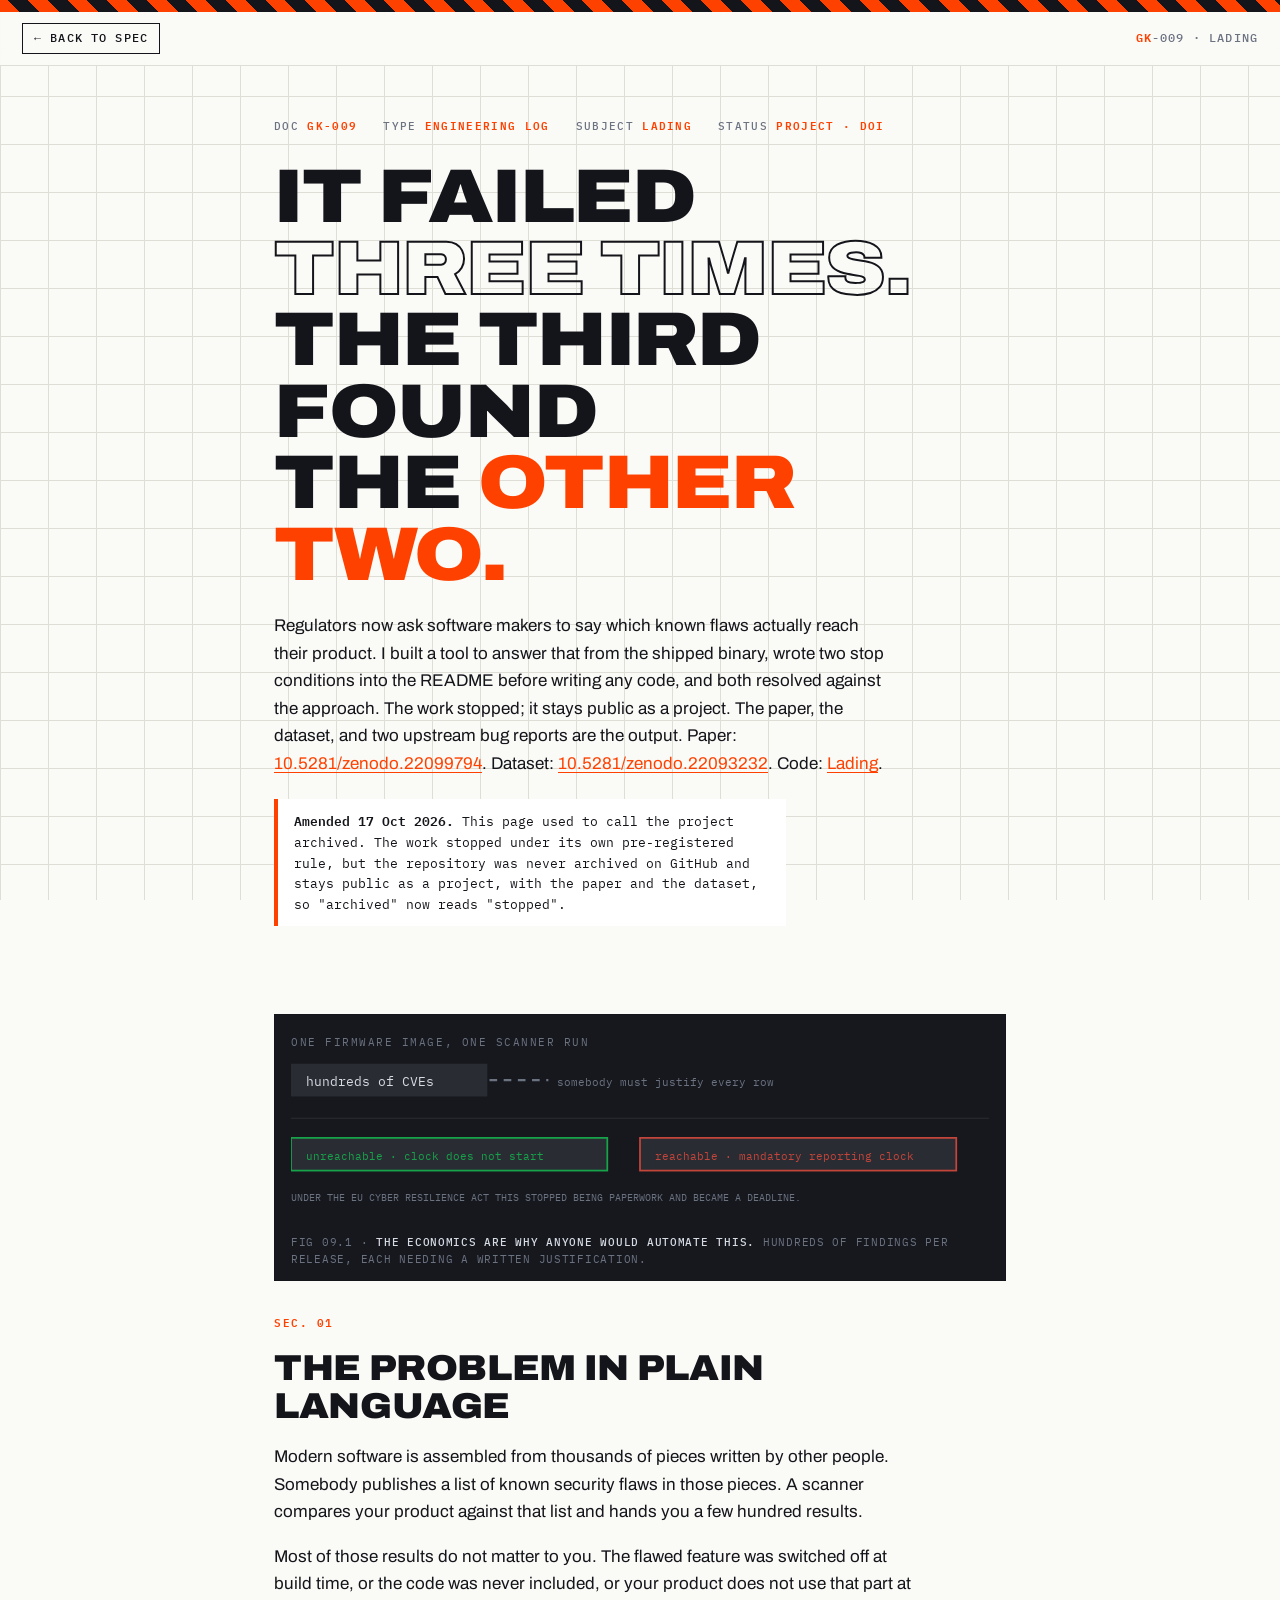
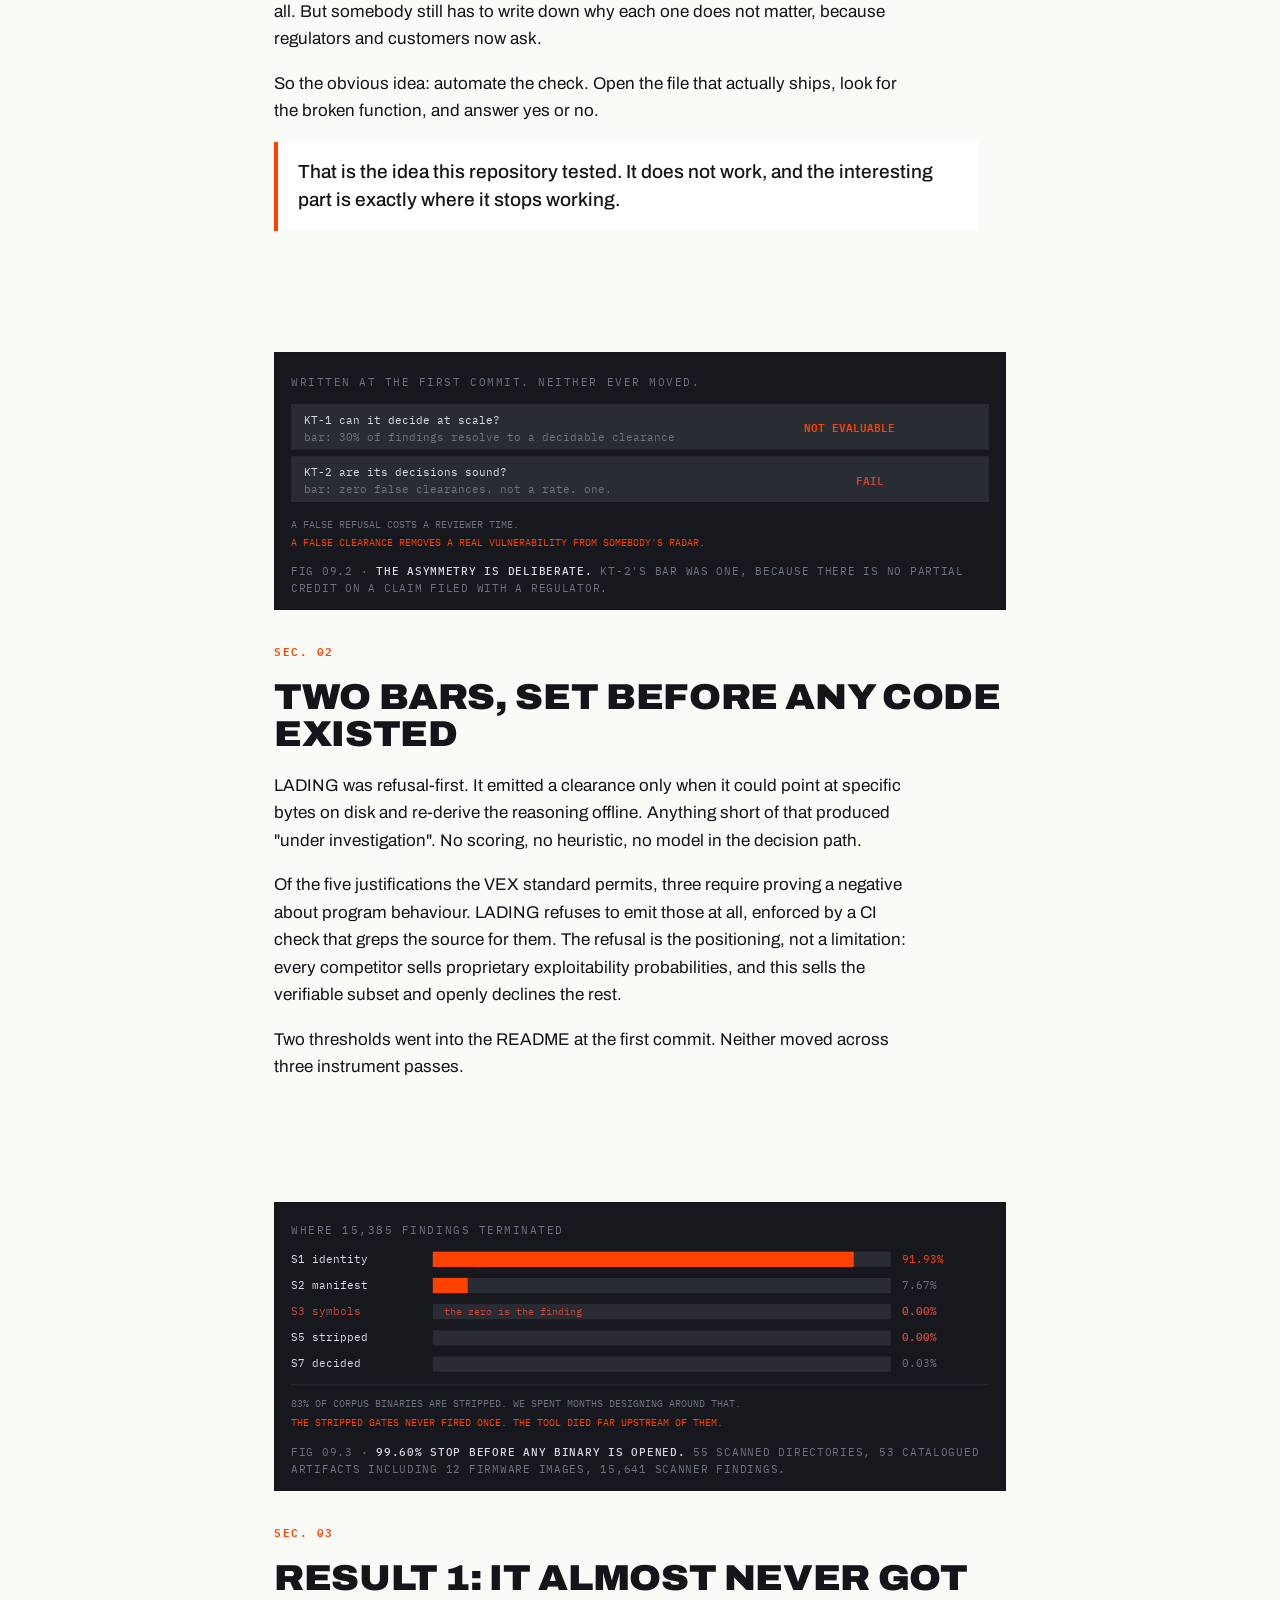
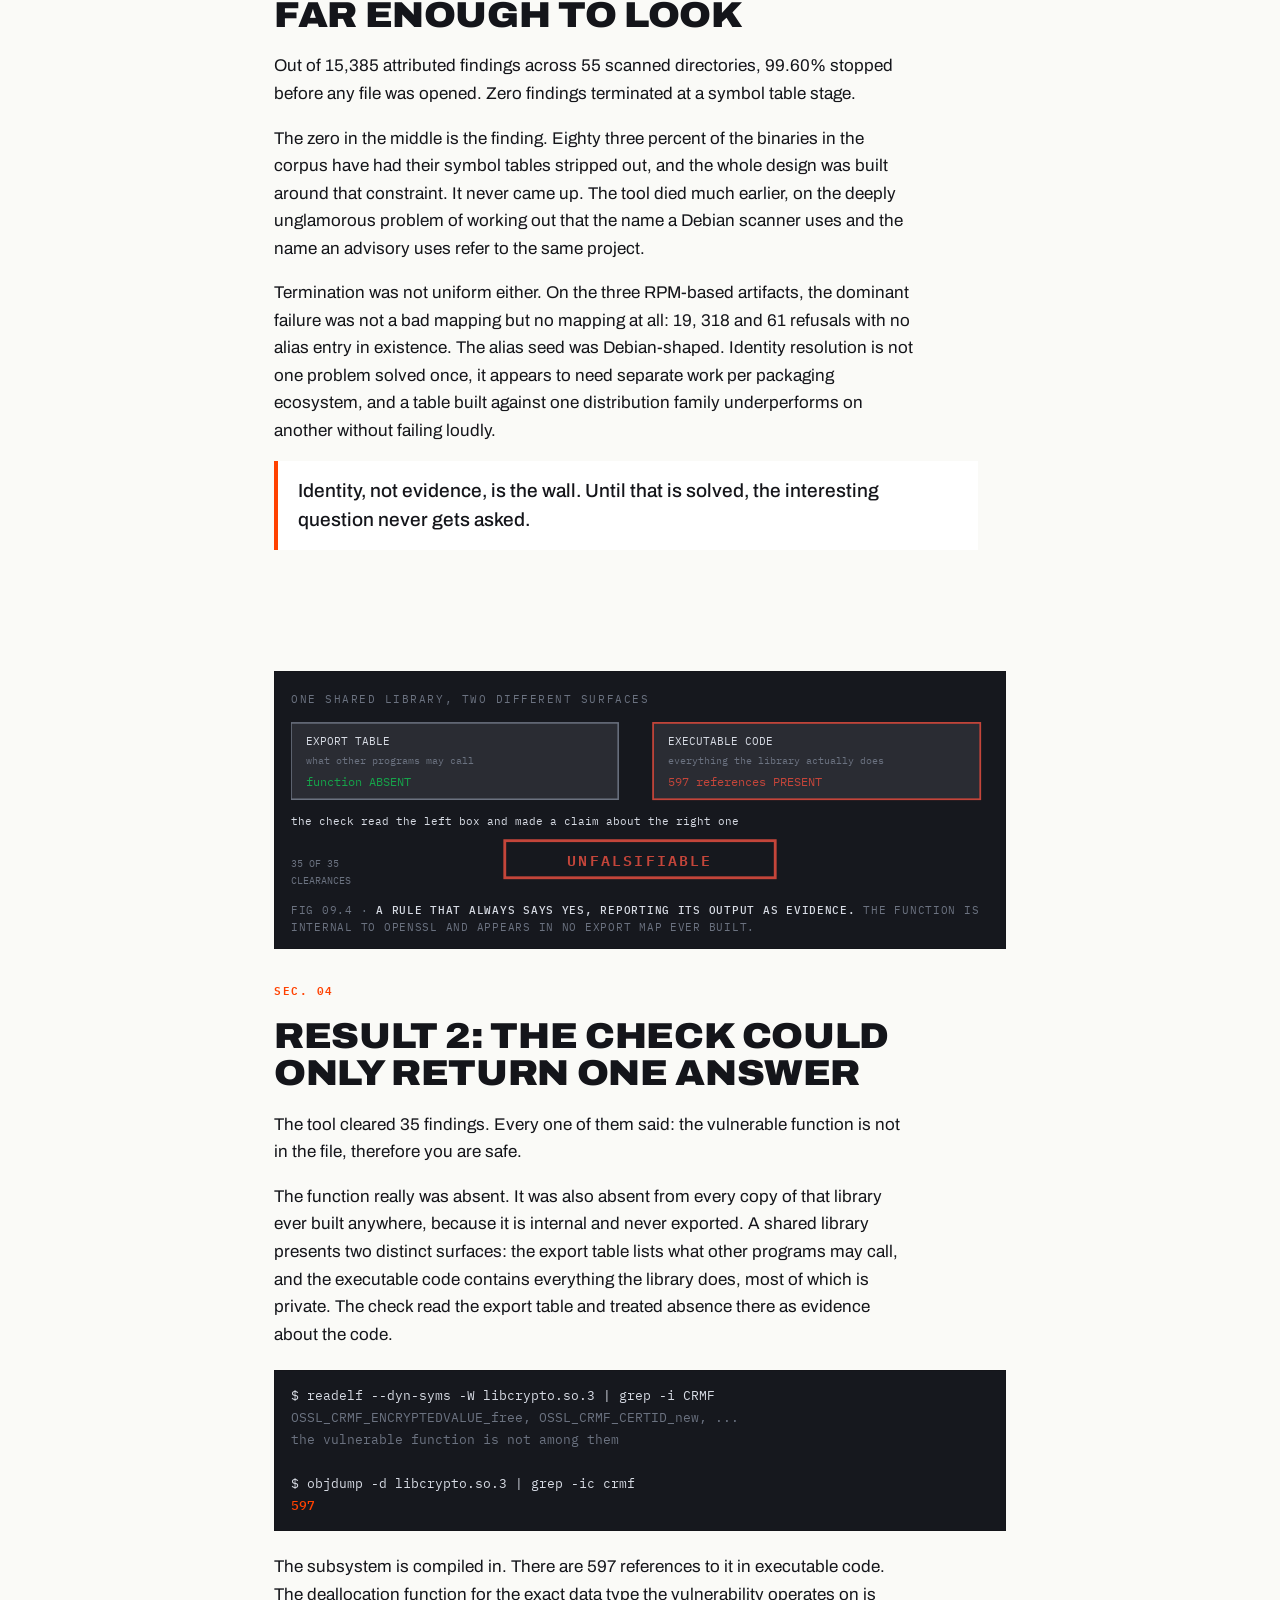
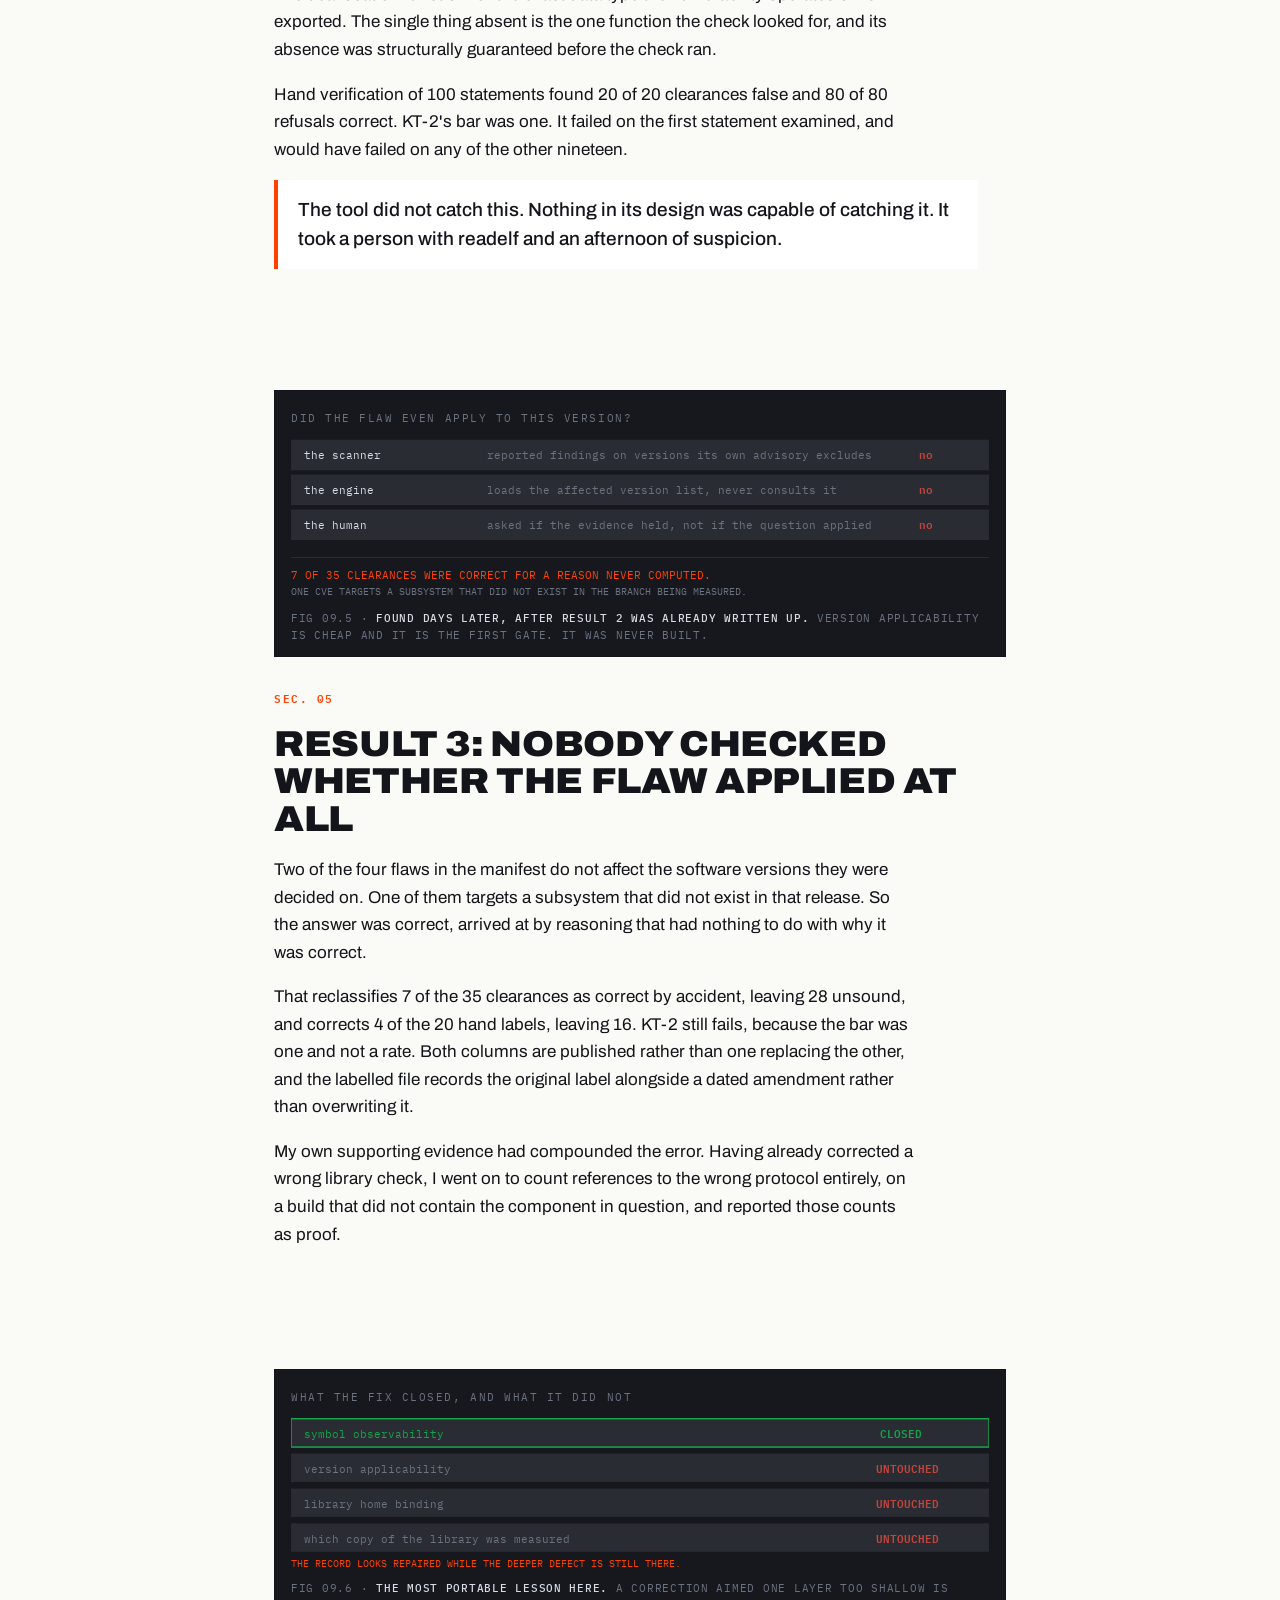
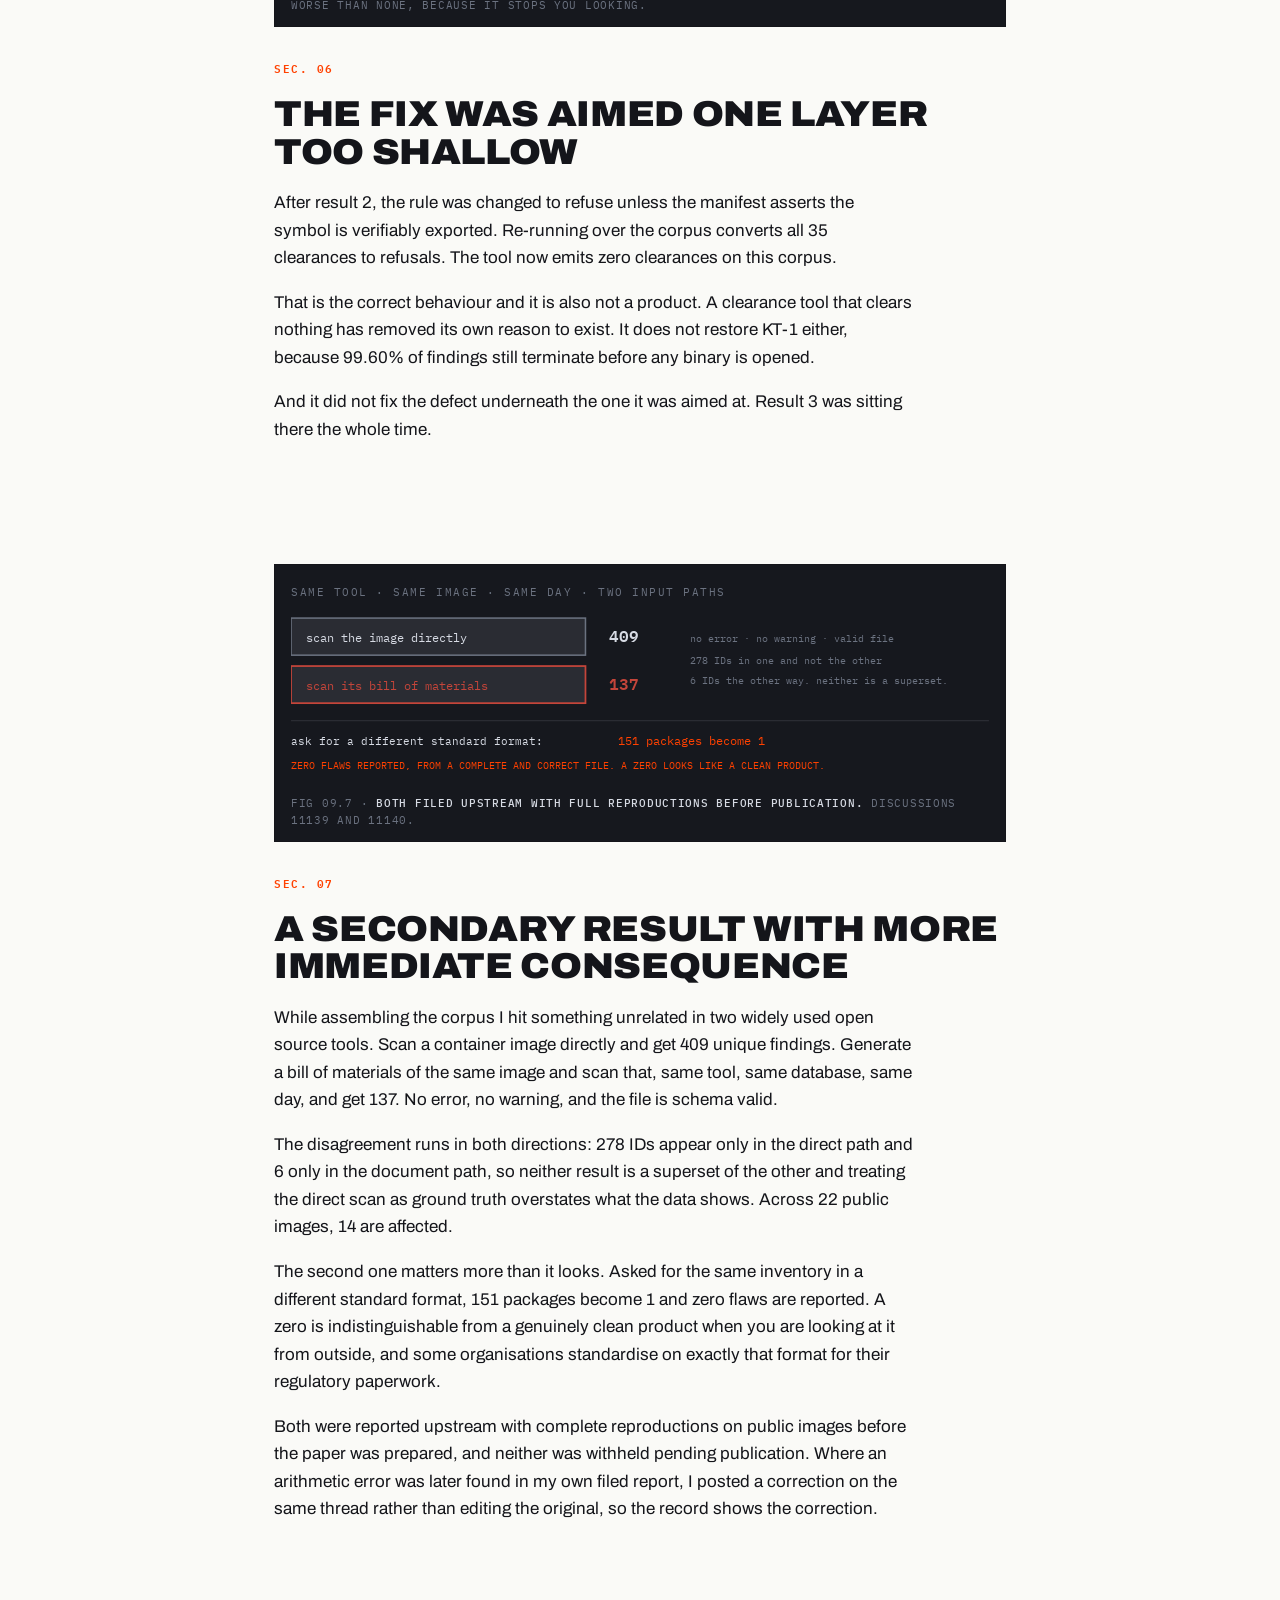
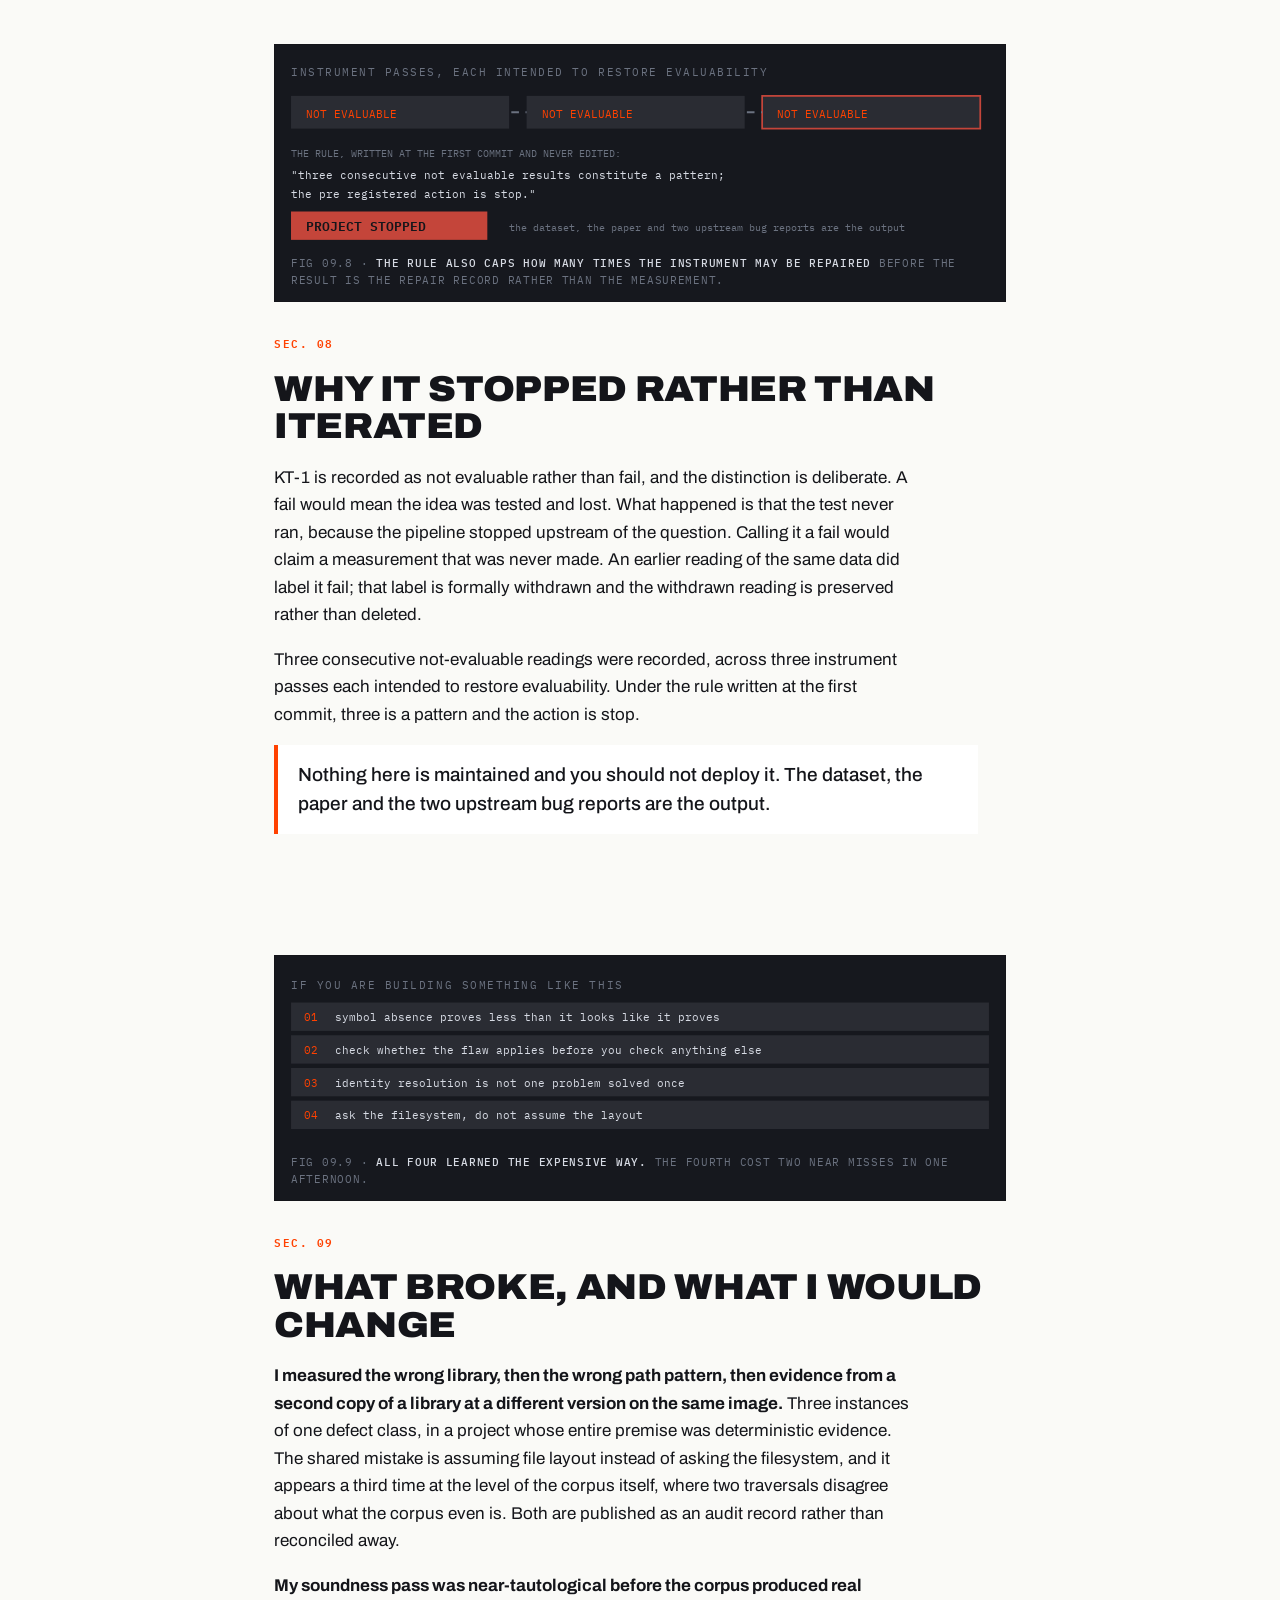
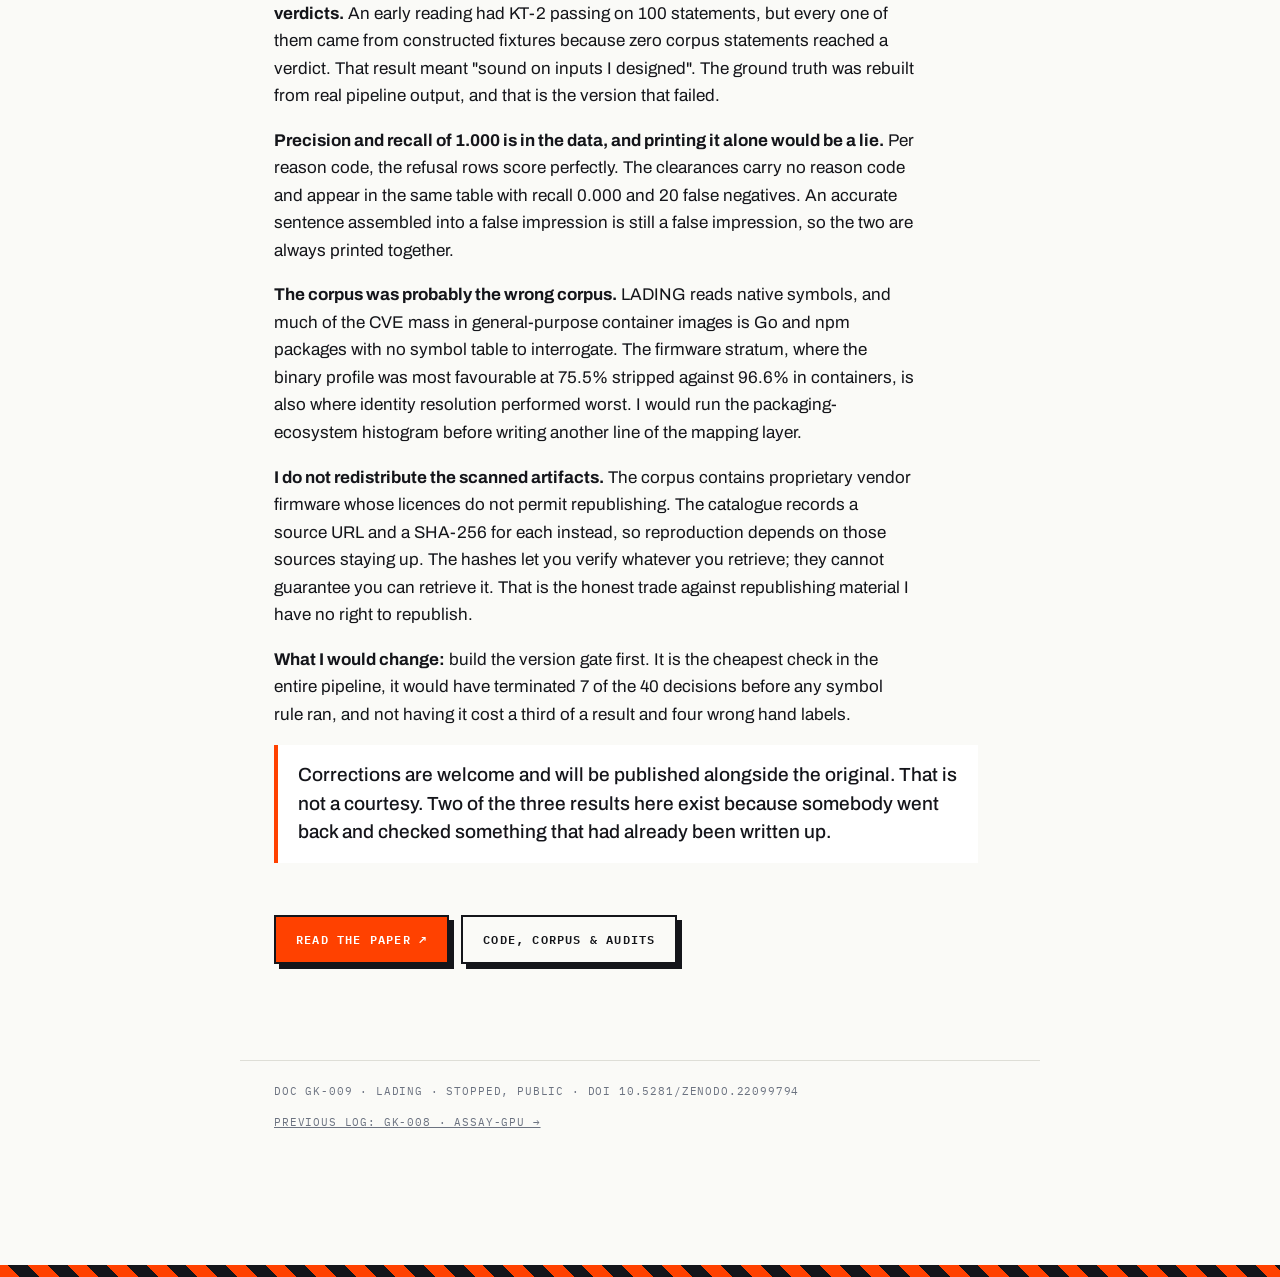
<file: lading.html>
<!DOCTYPE html>
<html lang="en">
<head>
<meta charset="utf-8">
<meta http-equiv="Content-Security-Policy" content="default-src 'self'; script-src 'self'; style-src 'self'; font-src 'self'; img-src 'self' data:; connect-src 'self'; worker-src 'self'; manifest-src 'self'; base-uri 'self'; form-action 'none'; object-src 'none'; frame-src 'none'; child-src 'none'; media-src 'none'; upgrade-insecure-requests;">
<meta name="viewport" content="width=device-width, initial-scale=1">
<meta name="referrer" content="strict-origin-when-cross-origin">
<title>GK-009 · It failed three times, and the third one found the other two · Gautam Khosla</title>
<meta name="description" content="Engineering log GK-009. LADING tried to prove vulnerabilities were absent from shipped binaries. 99.6% of findings stopped before a binary was ever opened, every clearance it did make was unfalsifiable, and the fix for that was aimed one layer too shallow. Both kill tests resolved against it and the project stopped.">
<link rel="canonical" href="https://gautamkhosla.com/lading.html">
<link rel="stylesheet" href="gklog.css">

<meta property="og:type" content="article">
<meta property="og:title" content="It failed three times, and the third one found the other two">
<meta property="og:description" content="A tool that tried to prove vulnerabilities were absent from shipped software. It did not work. This is the measurement of how it failed.">
<meta property="og:url" content="https://gautamkhosla.com/lading.html">
<meta property="og:image" content="https://gautamkhosla.com/og-image.png">
<meta name="twitter:card" content="summary_large_image">
<script type="application/ld+json">
{"@context":"https://schema.org","@type":"ScholarlyArticle","headline":"Binary Grounded VEX Clearance Fails Three Times: Upstream of Evidence, on Internal Symbols, and on Version Applicability","description":"A pre registered negative result, and two corrections to it, across 55 scanned artifacts and 15,641 scanner findings. Both kill tests resolved against the approach and the project stopped by its own rule.","url":"https://gautamkhosla.com/lading.html","identifier":"https://doi.org/10.5281/zenodo.22099794","datePublished":"2026-08-25","inLanguage":"en","license":"https://creativecommons.org/licenses/by/4.0/","author":{"@type":"Person","name":"Gautam Khosla","url":"https://gautamkhosla.com","identifier":"https://orcid.org/0009-0006-7404-8877","sameAs":["https://github.com/GautamTalksDev","https://orcid.org/0009-0006-7404-8877"]},"about":{"@type":"SoftwareSourceCode","name":"LADING","codeRepository":"https://github.com/GautamTalksDev/Lading","programmingLanguage":"Go","license":"https://www.apache.org/licenses/LICENSE-2.0"},"isPartOf":{"@type":"WebSite","name":"Gautam Khosla","url":"https://gautamkhosla.com"}}
</script>
</head>
<body>

<div class="v-hazard"></div>

<nav class="v-top">
  <a class="v-back" href="/#work">&#8592; Back to spec</a>
  <span class="v-top-id"><b>GK</b>-009 · LADING</span>
</nav>

<main class="v-wrap">

  <div class="v-doc">
    <span>DOC <b>GK-009</b></span>
    <span>TYPE <b>ENGINEERING LOG</b></span>
    <span>SUBJECT <b>LADING</b></span>
    <span>STATUS <b>PROJECT &#183; DOI</b></span>
  </div>

  <h1 class="v-h1">
    It failed<br>
    <span class="v-out">three times.</span><br>
    The third found<br>
    the <span class="v-acc">other two.</span>
  </h1>

  <p class="v-stand">
    Regulators now ask software makers to say which known flaws actually reach their product. I
    built a tool to answer that from the shipped binary, wrote two stop conditions into the README
    before writing any code, and both resolved against the approach. The work stopped; it stays public as a project. The
    paper, the dataset, and two upstream bug reports are the output. Paper:
    <a href="https://doi.org/10.5281/zenodo.22099794" rel="noopener noreferrer external">10.5281/zenodo.22099794</a>.
    Dataset: <a href="https://doi.org/10.5281/zenodo.22093232" rel="noopener noreferrer external">10.5281/zenodo.22093232</a>.
    Code: <a href="https://github.com/GautamTalksDev/Lading" rel="noopener noreferrer external">Lading</a>.
  </p>

  <!-- SOURCE: GitHub API users/GautamTalksDev/repos, Lading archived == false (17 Oct 2026). -->
  <p class="v-amend"><b>Amended 17 Oct 2026.</b> This page used to call the project archived. The work stopped
    under its own pre-registered rule, but the repository was never archived on GitHub and stays public as a
    project, with the paper and the dataset, so "archived" now reads "stopped".</p>

  <!-- ================= 01 ================= -->
  <section class="v-sec">
    <figure class="v-fig">
      <svg viewBox="0 0 640 176" xmlns="http://www.w3.org/2000/svg" role="img" aria-label="A scanner returns hundreds of findings and somebody must justify each one, because reachability starts or does not start a regulatory clock">
        <text x="0" y="14" font-family="IBM Plex Mono, monospace" font-size="10" letter-spacing="1.4" fill="#6B7280">ONE FIRMWARE IMAGE, ONE SCANNER RUN</text>
        <rect x="0" y="30" width="180" height="30" fill="#2A2C33"/>
        <text x="14" y="50" font-family="IBM Plex Mono, monospace" font-size="12" fill="#D7DBE4">hundreds of CVEs</text>
        <path class="v-flow" d="M182 45 H236" fill="none" stroke="#6B7280" stroke-width="2"/>
        <text x="244" y="50" font-family="IBM Plex Mono, monospace" font-size="10.5" fill="#6B7280">somebody must justify every row</text>

        <line x1="0" y1="80" x2="640" y2="80" stroke="#2A2C33" stroke-width="1"/>

        <rect x="0" y="98" width="290" height="30" fill="#2A2C33" stroke="#16A34A" stroke-width="1.6"/>
        <text x="14" y="118" font-family="IBM Plex Mono, monospace" font-size="10.5" fill="#16A34A">unreachable &#183; clock does not start</text>
        <rect x="320" y="98" width="290" height="30" fill="#2A2C33" stroke="#C4453A" stroke-width="1.6"/>
        <text x="334" y="118" font-family="IBM Plex Mono, monospace" font-size="10.5" fill="#C4453A">reachable &#183; mandatory reporting clock</text>

        <text x="0" y="156" font-family="IBM Plex Mono, monospace" font-size="9.5" fill="#6B7280">UNDER THE EU CYBER RESILIENCE ACT THIS STOPPED BEING PAPERWORK AND BECAME A DEADLINE.</text>
      </svg>
      <figcaption class="v-cap">FIG 09.1 · <b>The economics are why anyone would automate this.</b> Hundreds of findings per release, each needing a written justification.</figcaption>
    </figure>

    <p class="v-num">SEC. 01</p>
    <h2 class="v-h2">The problem in plain language</h2>

    <p>Modern software is assembled from thousands of pieces written by other people. Somebody
    publishes a list of known security flaws in those pieces. A scanner compares your product
    against that list and hands you a few hundred results.</p>

    <p>Most of those results do not matter to you. The flawed feature was switched off at build
    time, or the code was never included, or your product does not use that part at all. But
    somebody still has to write down why each one does not matter, because regulators and customers
    now ask.</p>

    <p>So the obvious idea: automate the check. Open the file that actually ships, look for the
    broken function, and answer yes or no.</p>

    <p class="v-pull">That is the idea this repository tested. It does not work, and the interesting
    part is exactly where it stops working.</p>
  </section>

  <!-- ================= 02 ================= -->
  <section class="v-sec">
    <figure class="v-fig">
      <svg viewBox="0 0 640 168" xmlns="http://www.w3.org/2000/svg" role="img" aria-label="Two kill tests written into the README before any code existed, one on coverage and one on soundness">
        <text x="0" y="16" font-family="IBM Plex Mono, monospace" font-size="10" letter-spacing="1.4" fill="#6B7280">WRITTEN AT THE FIRST COMMIT. NEITHER EVER MOVED.</text>
        <g font-family="IBM Plex Mono, monospace" font-size="10.5">
          <rect x="0" y="32" width="640" height="42" fill="#2A2C33"/>
          <text x="12" y="50" fill="#D7DBE4">KT-1  can it decide at scale?</text>
          <text x="12" y="66" fill="#6B7280">bar: 30% of findings resolve to a decidable clearance</text>
          <text x="470" y="58" fill="#FF4100" font-weight="600">NOT EVALUABLE</text>

          <rect x="0" y="80" width="640" height="42" fill="#2A2C33"/>
          <text x="12" y="98" fill="#D7DBE4">KT-2  are its decisions sound?</text>
          <text x="12" y="114" fill="#6B7280">bar: zero false clearances. not a rate. one.</text>
          <text x="518" y="106" fill="#C4453A" font-weight="600">FAIL</text>
        </g>
        <text x="0" y="146" font-family="IBM Plex Mono, monospace" font-size="9.5" fill="#6B7280">A FALSE REFUSAL COSTS A REVIEWER TIME.</text>
        <text x="0" y="162" font-family="IBM Plex Mono, monospace" font-size="9.5" fill="#FF4100">A FALSE CLEARANCE REMOVES A REAL VULNERABILITY FROM SOMEBODY'S RADAR.</text>
      </svg>
      <figcaption class="v-cap">FIG 09.2 · <b>The asymmetry is deliberate.</b> KT-2's bar was one, because there is no partial credit on a claim filed with a regulator.</figcaption>
    </figure>

    <p class="v-num">SEC. 02</p>
    <h2 class="v-h2">Two bars, set before any code existed</h2>

    <p>LADING was refusal-first. It emitted a clearance only when it could point at specific bytes
    on disk and re-derive the reasoning offline. Anything short of that produced
    "under investigation". No scoring, no heuristic, no model in the decision path.</p>

    <p>Of the five justifications the VEX standard permits, three require proving a negative about
    program behaviour. LADING refuses to emit those at all, enforced by a CI check that greps the
    source for them. The refusal is the positioning, not a limitation: every competitor sells
    proprietary exploitability probabilities, and this sells the verifiable subset and openly
    declines the rest.</p>

    <p>Two thresholds went into the README at the first commit. Neither moved across three
    instrument passes.</p>
  </section>

  <!-- ================= 03 ================= -->
  <section class="v-sec">
    <figure class="v-fig">
      <svg viewBox="0 0 640 196" xmlns="http://www.w3.org/2000/svg" role="img" aria-label="Termination stage histogram: 91.93 percent stop at identity resolution, 7.67 percent at manifest lookup, and zero at the symbol table stage">
        <text x="0" y="14" font-family="IBM Plex Mono, monospace" font-size="10" letter-spacing="1.4" fill="#6B7280">WHERE 15,385 FINDINGS TERMINATED</text>
        <g font-family="IBM Plex Mono, monospace" font-size="10">
          <text x="0" y="40" fill="#D7DBE4">S1 identity</text>
          <rect x="130" y="30" width="420" height="14" fill="#2A2C33"/>
          <rect class="v-bar" x="130" y="30" width="386" height="14" fill="#FF4100"/>
          <text x="560" y="40" fill="#FF4100">91.93%</text>

          <text x="0" y="64" fill="#D7DBE4">S2 manifest</text>
          <rect x="130" y="54" width="420" height="14" fill="#2A2C33"/>
          <rect class="v-bar v-b2" x="130" y="54" width="32" height="14" fill="#FF4100"/>
          <text x="560" y="64" fill="#6B7280">7.67%</text>

          <text x="0" y="88" fill="#C4453A">S3 symbols</text>
          <rect x="130" y="78" width="420" height="14" fill="#2A2C33"/>
          <text x="560" y="88" fill="#C4453A" font-weight="600">0.00%</text>
          <text x="140" y="88" fill="#C4453A" font-size="9">the zero is the finding</text>

          <text x="0" y="112" fill="#D7DBE4">S5 stripped</text>
          <rect x="130" y="102" width="420" height="14" fill="#2A2C33"/>
          <text x="560" y="112" fill="#C4453A" font-weight="600">0.00%</text>

          <text x="0" y="136" fill="#D7DBE4">S7 decided</text>
          <rect x="130" y="126" width="420" height="14" fill="#2A2C33"/>
          <text x="560" y="136" fill="#6B7280">0.03%</text>
        </g>
        <line x1="0" y1="152" x2="640" y2="152" stroke="#2A2C33" stroke-width="1"/>
        <text x="0" y="172" font-family="IBM Plex Mono, monospace" font-size="9.5" fill="#6B7280">83% OF CORPUS BINARIES ARE STRIPPED. WE SPENT MONTHS DESIGNING AROUND THAT.</text>
        <text x="0" y="190" font-family="IBM Plex Mono, monospace" font-size="9.5" fill="#FF4100">THE STRIPPED GATES NEVER FIRED ONCE. THE TOOL DIED FAR UPSTREAM OF THEM.</text>
      </svg>
      <figcaption class="v-cap">FIG 09.3 · <b>99.60% stop before any binary is opened.</b> 55 scanned directories, 53 catalogued artifacts including 12 firmware images, 15,641 scanner findings.</figcaption>
    </figure>

    <p class="v-num">SEC. 03</p>
    <h2 class="v-h2">Result 1: it almost never got far enough to look</h2>

    <p>Out of 15,385 attributed findings across 55 scanned directories, 99.60% stopped before any
    file was opened. Zero findings terminated at a symbol table stage.</p>

    <p>The zero in the middle is the finding. Eighty three percent of the binaries in the corpus
    have had their symbol tables stripped out, and the whole design was built around that
    constraint. It never came up. The tool died much earlier, on the deeply unglamorous problem of
    working out that the name a Debian scanner uses and the name an advisory uses refer to the same
    project.</p>

    <p>Termination was not uniform either. On the three RPM-based artifacts, the dominant failure
    was not a bad mapping but no mapping at all: 19, 318 and 61 refusals with no alias entry in
    existence. The alias seed was Debian-shaped. Identity resolution is not one problem solved once,
    it appears to need separate work per packaging ecosystem, and a table built against one
    distribution family underperforms on another without failing loudly.</p>

    <p class="v-pull">Identity, not evidence, is the wall. Until that is solved, the interesting
    question never gets asked.</p>
  </section>

  <!-- ================= 04 ================= -->
  <section class="v-sec">
    <figure class="v-fig">
      <svg viewBox="0 0 640 186" xmlns="http://www.w3.org/2000/svg" role="img" aria-label="The vulnerable function is absent from the export table but present 597 times in executable code, so the check could only ever return absent">
        <text x="0" y="14" font-family="IBM Plex Mono, monospace" font-size="10" letter-spacing="1.4" fill="#6B7280">ONE SHARED LIBRARY, TWO DIFFERENT SURFACES</text>

        <rect x="0" y="32" width="300" height="70" fill="#2A2C33" stroke="#6B7280" stroke-width="1.4"/>
        <text x="14" y="52" font-family="IBM Plex Mono, monospace" font-size="10.5" fill="#D7DBE4">EXPORT TABLE</text>
        <text x="14" y="70" font-family="IBM Plex Mono, monospace" font-size="9.5" fill="#6B7280">what other programs may call</text>
        <text x="14" y="90" font-family="IBM Plex Mono, monospace" font-size="11" fill="#16A34A">function ABSENT</text>

        <rect x="332" y="32" width="300" height="70" fill="#2A2C33" stroke="#C4453A" stroke-width="1.6"/>
        <text x="346" y="52" font-family="IBM Plex Mono, monospace" font-size="10.5" fill="#D7DBE4">EXECUTABLE CODE</text>
        <text x="346" y="70" font-family="IBM Plex Mono, monospace" font-size="9.5" fill="#6B7280">everything the library actually does</text>
        <text x="346" y="90" font-family="IBM Plex Mono, monospace" font-size="11" fill="#C4453A">597 references PRESENT</text>

        <text x="0" y="126" font-family="IBM Plex Mono, monospace" font-size="10.5" fill="#D7DBE4">the check read the left box and made a claim about the right one</text>

        <g class="v-stamp">
          <rect x="196" y="140" width="248" height="34" fill="none" stroke="#C4453A" stroke-width="2.6"/>
          <text x="320" y="163" text-anchor="middle" font-family="IBM Plex Mono, monospace" font-size="14" font-weight="600" letter-spacing="2" fill="#C4453A">UNFALSIFIABLE</text>
        </g>
        <text x="0" y="164" font-family="IBM Plex Mono, monospace" font-size="9" fill="#6B7280">35 OF 35</text>
        <text x="0" y="180" font-family="IBM Plex Mono, monospace" font-size="9" fill="#6B7280">CLEARANCES</text>
      </svg>
      <figcaption class="v-cap">FIG 09.4 · <b>A rule that always says yes, reporting its output as evidence.</b> The function is internal to OpenSSL and appears in no export map ever built.</figcaption>
    </figure>

    <p class="v-num">SEC. 04</p>
    <h2 class="v-h2">Result 2: the check could only return one answer</h2>

    <p>The tool cleared 35 findings. Every one of them said: the vulnerable function is not in the
    file, therefore you are safe.</p>

    <p>The function really was absent. It was also absent from every copy of that library ever built
    anywhere, because it is internal and never exported. A shared library presents two distinct
    surfaces: the export table lists what other programs may call, and the executable code contains
    everything the library does, most of which is private. The check read the export table and
    treated absence there as evidence about the code.</p>

    <div class="v-pre">$ readelf --dyn-syms -W libcrypto.so.3 | grep -i CRMF
<i>OSSL_CRMF_ENCRYPTEDVALUE_free, OSSL_CRMF_CERTID_new, ...</i>
<i>the vulnerable function is not among them</i>

$ objdump -d libcrypto.so.3 | grep -ic crmf
<b>597</b></div>

    <p>The subsystem is compiled in. There are 597 references to it in executable code. The
    deallocation function for the exact data type the vulnerability operates on is exported. The
    single thing absent is the one function the check looked for, and its absence was structurally
    guaranteed before the check ran.</p>

    <p>Hand verification of 100 statements found 20 of 20 clearances false and 80 of 80 refusals
    correct. KT-2's bar was one. It failed on the first statement examined, and would have failed on
    any of the other nineteen.</p>

    <p class="v-pull">The tool did not catch this. Nothing in its design was capable of catching it.
    It took a person with readelf and an afternoon of suspicion.</p>
  </section>

  <!-- ================= 05 ================= -->
  <section class="v-sec">
    <figure class="v-fig">
      <svg viewBox="0 0 640 176" xmlns="http://www.w3.org/2000/svg" role="img" aria-label="Three layers each failed to check whether the flaw applied to the shipped version">
        <text x="0" y="14" font-family="IBM Plex Mono, monospace" font-size="10" letter-spacing="1.4" fill="#6B7280">DID THE FLAW EVEN APPLY TO THIS VERSION?</text>
        <g font-family="IBM Plex Mono, monospace" font-size="10.5">
          <rect x="0" y="30" width="640" height="28" fill="#2A2C33"/>
          <text x="12" y="48" fill="#D7DBE4">the scanner</text>
          <text x="180" y="48" fill="#6B7280">reported findings on versions its own advisory excludes</text>
          <text x="576" y="48" fill="#C4453A" font-weight="600">no</text>

          <rect x="0" y="62" width="640" height="28" fill="#2A2C33"/>
          <text x="12" y="80" fill="#D7DBE4">the engine</text>
          <text x="180" y="80" fill="#6B7280">loads the affected version list, never consults it</text>
          <text x="576" y="80" fill="#C4453A" font-weight="600">no</text>

          <rect x="0" y="94" width="640" height="28" fill="#2A2C33"/>
          <text x="12" y="112" fill="#D7DBE4">the human</text>
          <text x="180" y="112" fill="#6B7280">asked if the evidence held, not if the question applied</text>
          <text x="576" y="112" fill="#C4453A" font-weight="600">no</text>
        </g>
        <line x1="0" y1="138" x2="640" y2="138" stroke="#2A2C33" stroke-width="1"/>
        <text x="0" y="158" font-family="IBM Plex Mono, monospace" font-size="10" fill="#FF4100">7 OF 35 CLEARANCES WERE CORRECT FOR A REASON NEVER COMPUTED.</text>
        <text x="0" y="172" font-family="IBM Plex Mono, monospace" font-size="9" fill="#6B7280">ONE CVE TARGETS A SUBSYSTEM THAT DID NOT EXIST IN THE BRANCH BEING MEASURED.</text>
      </svg>
      <figcaption class="v-cap">FIG 09.5 · <b>Found days later, after result 2 was already written up.</b> Version applicability is cheap and it is the first gate. It was never built.</figcaption>
    </figure>

    <p class="v-num">SEC. 05</p>
    <h2 class="v-h2">Result 3: nobody checked whether the flaw applied at all</h2>

    <p>Two of the four flaws in the manifest do not affect the software versions they were decided
    on. One of them targets a subsystem that did not exist in that release. So the answer was
    correct, arrived at by reasoning that had nothing to do with why it was correct.</p>

    <p>That reclassifies 7 of the 35 clearances as correct by accident, leaving 28 unsound, and
    corrects 4 of the 20 hand labels, leaving 16. KT-2 still fails, because the bar was one and not
    a rate. Both columns are published rather than one replacing the other, and the labelled file
    records the original label alongside a dated amendment rather than overwriting it.</p>

    <p>My own supporting evidence had compounded the error. Having already corrected a wrong library
    check, I went on to count references to the wrong protocol entirely, on a build that did not
    contain the component in question, and reported those counts as proof.</p>
  </section>

  <!-- ================= 06 ================= -->
  <section class="v-sec">
    <figure class="v-fig">
      <svg viewBox="0 0 640 168" xmlns="http://www.w3.org/2000/svg" role="img" aria-label="The fix closed the symbol layer and left three deeper layers untouched">
        <text x="0" y="14" font-family="IBM Plex Mono, monospace" font-size="10" letter-spacing="1.4" fill="#6B7280">WHAT THE FIX CLOSED, AND WHAT IT DID NOT</text>
        <g font-family="IBM Plex Mono, monospace" font-size="10.5">
          <rect x="0" y="30" width="640" height="26" fill="#2A2C33" stroke="#16A34A" stroke-width="1.4"/>
          <text x="12" y="48" fill="#16A34A">symbol observability</text>
          <text x="540" y="48" fill="#16A34A" font-weight="600">CLOSED</text>

          <rect x="0" y="62" width="640" height="26" fill="#2A2C33"/>
          <text x="12" y="80" fill="#6B7280">version applicability</text>
          <text x="536" y="80" fill="#C4453A" font-weight="600">UNTOUCHED</text>

          <rect x="0" y="94" width="640" height="26" fill="#2A2C33"/>
          <text x="12" y="112" fill="#6B7280">library home binding</text>
          <text x="536" y="112" fill="#C4453A" font-weight="600">UNTOUCHED</text>

          <rect x="0" y="126" width="640" height="26" fill="#2A2C33"/>
          <text x="12" y="144" fill="#6B7280">which copy of the library was measured</text>
          <text x="536" y="144" fill="#C4453A" font-weight="600">UNTOUCHED</text>
        </g>
        <text x="0" y="166" font-family="IBM Plex Mono, monospace" font-size="9" fill="#FF4100">THE RECORD LOOKS REPAIRED WHILE THE DEEPER DEFECT IS STILL THERE.</text>
      </svg>
      <figcaption class="v-cap">FIG 09.6 · <b>The most portable lesson here.</b> A correction aimed one layer too shallow is worse than none, because it stops you looking.</figcaption>
    </figure>

    <p class="v-num">SEC. 06</p>
    <h2 class="v-h2">The fix was aimed one layer too shallow</h2>

    <p>After result 2, the rule was changed to refuse unless the manifest asserts the symbol is
    verifiably exported. Re-running over the corpus converts all 35 clearances to refusals. The tool
    now emits zero clearances on this corpus.</p>

    <p>That is the correct behaviour and it is also not a product. A clearance tool that clears
    nothing has removed its own reason to exist. It does not restore KT-1 either, because 99.60% of
    findings still terminate before any binary is opened.</p>

    <p>And it did not fix the defect underneath the one it was aimed at. Result 3 was sitting there
    the whole time.</p>
  </section>

  <!-- ================= 07 ================= -->
  <section class="v-sec">
    <figure class="v-fig">
      <svg viewBox="0 0 640 186" xmlns="http://www.w3.org/2000/svg" role="img" aria-label="One scanner reading one image through two input paths returns 409 findings one way and 137 the other, with no error">
        <text x="0" y="14" font-family="IBM Plex Mono, monospace" font-size="10" letter-spacing="1.4" fill="#6B7280">SAME TOOL &#183; SAME IMAGE &#183; SAME DAY &#183; TWO INPUT PATHS</text>

        <rect x="0" y="34" width="270" height="34" fill="#2A2C33" stroke="#6B7280" stroke-width="1.4"/>
        <text x="14" y="56" font-family="IBM Plex Mono, monospace" font-size="11" fill="#D7DBE4">scan the image directly</text>
        <text x="292" y="56" font-family="IBM Plex Mono, monospace" font-size="15" font-weight="600" fill="#D7DBE4">409</text>

        <rect x="0" y="78" width="270" height="34" fill="#2A2C33" stroke="#C4453A" stroke-width="1.6"/>
        <text x="14" y="100" font-family="IBM Plex Mono, monospace" font-size="11" fill="#C4453A">scan its bill of materials</text>
        <text x="292" y="100" font-family="IBM Plex Mono, monospace" font-size="15" font-weight="600" fill="#C4453A">137</text>

        <text x="366" y="56" font-family="IBM Plex Mono, monospace" font-size="9.5" fill="#6B7280">no error &#183; no warning &#183; valid file</text>
        <text x="366" y="76" font-family="IBM Plex Mono, monospace" font-size="9.5" fill="#6B7280">278 IDs in one and not the other</text>
        <text x="366" y="94" font-family="IBM Plex Mono, monospace" font-size="9.5" fill="#6B7280">6 IDs the other way. neither is a superset.</text>

        <line x1="0" y1="128" x2="640" y2="128" stroke="#2A2C33" stroke-width="1"/>
        <text x="0" y="150" font-family="IBM Plex Mono, monospace" font-size="10.5" fill="#D7DBE4">ask for a different standard format:</text>
        <text x="300" y="150" font-family="IBM Plex Mono, monospace" font-size="11" fill="#FF4100">151 packages become 1</text>
        <text x="0" y="172" font-family="IBM Plex Mono, monospace" font-size="9.5" fill="#FF4100">ZERO FLAWS REPORTED, FROM A COMPLETE AND CORRECT FILE. A ZERO LOOKS LIKE A CLEAN PRODUCT.</text>
      </svg>
      <figcaption class="v-cap">FIG 09.7 · <b>Both filed upstream with full reproductions before publication.</b> Discussions 11139 and 11140.</figcaption>
    </figure>

    <p class="v-num">SEC. 07</p>
    <h2 class="v-h2">A secondary result with more immediate consequence</h2>

    <p>While assembling the corpus I hit something unrelated in two widely used open source tools.
    Scan a container image directly and get 409 unique findings. Generate a bill of materials of the
    same image and scan that, same tool, same database, same day, and get 137. No error, no warning,
    and the file is schema valid.</p>

    <p>The disagreement runs in both directions: 278 IDs appear only in the direct path and 6 only
    in the document path, so neither result is a superset of the other and treating the direct scan
    as ground truth overstates what the data shows. Across 22 public images, 14 are affected.</p>

    <p>The second one matters more than it looks. Asked for the same inventory in a different
    standard format, 151 packages become 1 and zero flaws are reported. A zero is indistinguishable
    from a genuinely clean product when you are looking at it from outside, and some organisations
    standardise on exactly that format for their regulatory paperwork.</p>

    <p>Both were reported upstream with complete reproductions on public images before the paper was
    prepared, and neither was withheld pending publication. Where an arithmetic error was later
    found in my own filed report, I posted a correction on the same thread rather than editing the
    original, so the record shows the correction.</p>
  </section>

  <!-- ================= 08 ================= -->
  <section class="v-sec">
    <figure class="v-fig">
      <svg viewBox="0 0 640 168" xmlns="http://www.w3.org/2000/svg" role="img" aria-label="Three consecutive not evaluable readings trigger the pre registered stop rule">
        <text x="0" y="14" font-family="IBM Plex Mono, monospace" font-size="10" letter-spacing="1.4" fill="#6B7280">INSTRUMENT PASSES, EACH INTENDED TO RESTORE EVALUABILITY</text>
        <g font-family="IBM Plex Mono, monospace" font-size="10.5">
          <rect x="0" y="32" width="200" height="30" fill="#2A2C33"/><text x="14" y="52" fill="#FF4100">NOT EVALUABLE</text>
          <rect x="216" y="32" width="200" height="30" fill="#2A2C33"/><text x="230" y="52" fill="#FF4100">NOT EVALUABLE</text>
          <rect x="432" y="32" width="200" height="30" fill="#2A2C33" stroke="#C4453A" stroke-width="1.6"/><text x="446" y="52" fill="#FF4100">NOT EVALUABLE</text>
        </g>
        <path class="v-flow" d="M202 47 H216 M418 47 H432" fill="none" stroke="#6B7280" stroke-width="2"/>
        <text x="0" y="88" font-family="IBM Plex Mono, monospace" font-size="9.5" fill="#6B7280">THE RULE, WRITTEN AT THE FIRST COMMIT AND NEVER EDITED:</text>
        <text x="0" y="108" font-family="IBM Plex Mono, monospace" font-size="10" fill="#D7DBE4">"three consecutive not evaluable results constitute a pattern;</text>
        <text x="0" y="126" font-family="IBM Plex Mono, monospace" font-size="10" fill="#D7DBE4">the pre registered action is stop."</text>
        <rect x="0" y="138" width="180" height="26" fill="#C4453A"/>
        <text x="14" y="156" font-family="IBM Plex Mono, monospace" font-size="12" font-weight="600" fill="#14151A">PROJECT STOPPED</text>
        <text x="200" y="156" font-family="IBM Plex Mono, monospace" font-size="9.5" fill="#6B7280">the dataset, the paper and two upstream bug reports are the output</text>
      </svg>
      <figcaption class="v-cap">FIG 09.8 · <b>The rule also caps how many times the instrument may be repaired</b> before the result is the repair record rather than the measurement.</figcaption>
    </figure>

    <p class="v-num">SEC. 08</p>
    <h2 class="v-h2">Why it stopped rather than iterated</h2>

    <p>KT-1 is recorded as not evaluable rather than fail, and the distinction is deliberate. A fail
    would mean the idea was tested and lost. What happened is that the test never ran, because the
    pipeline stopped upstream of the question. Calling it a fail would claim a measurement that was
    never made. An earlier reading of the same data did label it fail; that label is formally
    withdrawn and the withdrawn reading is preserved rather than deleted.</p>

    <p>Three consecutive not-evaluable readings were recorded, across three instrument passes each
    intended to restore evaluability. Under the rule written at the first commit, three is a pattern
    and the action is stop.</p>

    <p class="v-pull">Nothing here is maintained and you should not deploy it. The dataset, the
    paper and the two upstream bug reports are the output.</p>
  </section>

  <!-- ================= 09 ================= -->
  <section class="v-sec">
    <figure class="v-fig">
      <svg viewBox="0 0 640 156" xmlns="http://www.w3.org/2000/svg" role="img" aria-label="Four things worth knowing before building something similar">
        <text x="0" y="16" font-family="IBM Plex Mono, monospace" font-size="10" letter-spacing="1.4" fill="#6B7280">IF YOU ARE BUILDING SOMETHING LIKE THIS</text>
        <g font-family="IBM Plex Mono, monospace" font-size="10">
          <rect x="0" y="28" width="640" height="26" fill="#2A2C33"/>
          <text x="12" y="45" fill="#FF4100">01</text><text x="40" y="45" fill="#D7DBE4">symbol absence proves less than it looks like it proves</text>
          <rect x="0" y="58" width="640" height="26" fill="#2A2C33"/>
          <text x="12" y="75" fill="#FF4100">02</text><text x="40" y="75" fill="#D7DBE4">check whether the flaw applies before you check anything else</text>
          <rect x="0" y="88" width="640" height="26" fill="#2A2C33"/>
          <text x="12" y="105" fill="#FF4100">03</text><text x="40" y="105" fill="#D7DBE4">identity resolution is not one problem solved once</text>
          <rect x="0" y="118" width="640" height="26" fill="#2A2C33"/>
          <text x="12" y="135" fill="#FF4100">04</text><text x="40" y="135" fill="#D7DBE4">ask the filesystem, do not assume the layout</text>
        </g>
      </svg>
      <figcaption class="v-cap">FIG 09.9 · <b>All four learned the expensive way.</b> The fourth cost two near misses in one afternoon.</figcaption>
    </figure>

    <p class="v-num">SEC. 09</p>
    <h2 class="v-h2">What broke, and what I would change</h2>

    <p><b>I measured the wrong library, then the wrong path pattern, then evidence from a second
    copy of a library at a different version on the same image.</b> Three instances of one defect
    class, in a project whose entire premise was deterministic evidence. The shared mistake is
    assuming file layout instead of asking the filesystem, and it appears a third time at the level
    of the corpus itself, where two traversals disagree about what the corpus even is. Both are
    published as an audit record rather than reconciled away.</p>

    <p><b>My soundness pass was near-tautological before the corpus produced real verdicts.</b> An
    early reading had KT-2 passing on 100 statements, but every one of them came from constructed
    fixtures because zero corpus statements reached a verdict. That result meant "sound on inputs I
    designed". The ground truth was rebuilt from real pipeline output, and that is the version that
    failed.</p>

    <p><b>Precision and recall of 1.000 is in the data, and printing it alone would be a lie.</b>
    Per reason code, the refusal rows score perfectly. The clearances carry no reason code and
    appear in the same table with recall 0.000 and 20 false negatives. An accurate sentence
    assembled into a false impression is still a false impression, so the two are always printed
    together.</p>

    <p><b>The corpus was probably the wrong corpus.</b> LADING reads native symbols, and much of the
    CVE mass in general-purpose container images is Go and npm packages with no symbol table to
    interrogate. The firmware stratum, where the binary profile was most favourable at 75.5%
    stripped against 96.6% in containers, is also where identity resolution performed worst. I would
    run the packaging-ecosystem histogram before writing another line of the mapping layer.</p>

    <p><b>I do not redistribute the scanned artifacts.</b> The corpus contains proprietary vendor
    firmware whose licences do not permit republishing. The catalogue records a source URL and a
    SHA-256 for each instead, so reproduction depends on those sources staying up. The hashes let
    you verify whatever you retrieve; they cannot guarantee you can retrieve it. That is the honest
    trade against republishing material I have no right to republish.</p>

    <p><b>What I would change:</b> build the version gate first. It is the cheapest check in the
    entire pipeline, it would have terminated 7 of the 40 decisions before any symbol rule ran, and
    not having it cost a third of a result and four wrong hand labels.</p>

    <p class="v-pull">Corrections are welcome and will be published alongside the original. That is
    not a courtesy. Two of the three results here exist because somebody went back and checked
    something that had already been written up.</p>

    <div class="v-cta">
      <a class="v-btn" href="https://doi.org/10.5281/zenodo.22099794" rel="noopener noreferrer external">Read the paper &#8599;</a>
      <a class="v-btn v-btn-ghost" href="https://github.com/GautamTalksDev/Lading" rel="noopener noreferrer external">Code, corpus &amp; audits</a>
    </div>
  </section>

  <div class="v-foot">
    <span>DOC GK-009 · LADING · Stopped, public · DOI 10.5281/zenodo.22099794</span>
    <span><a href="/assay.html">Previous log: GK-008 · assay-gpu &#8594;</a></span>
  </div>

</main>

<div class="v-hazard v-hazard-bottom"></div>

</body>
</html>
</file>
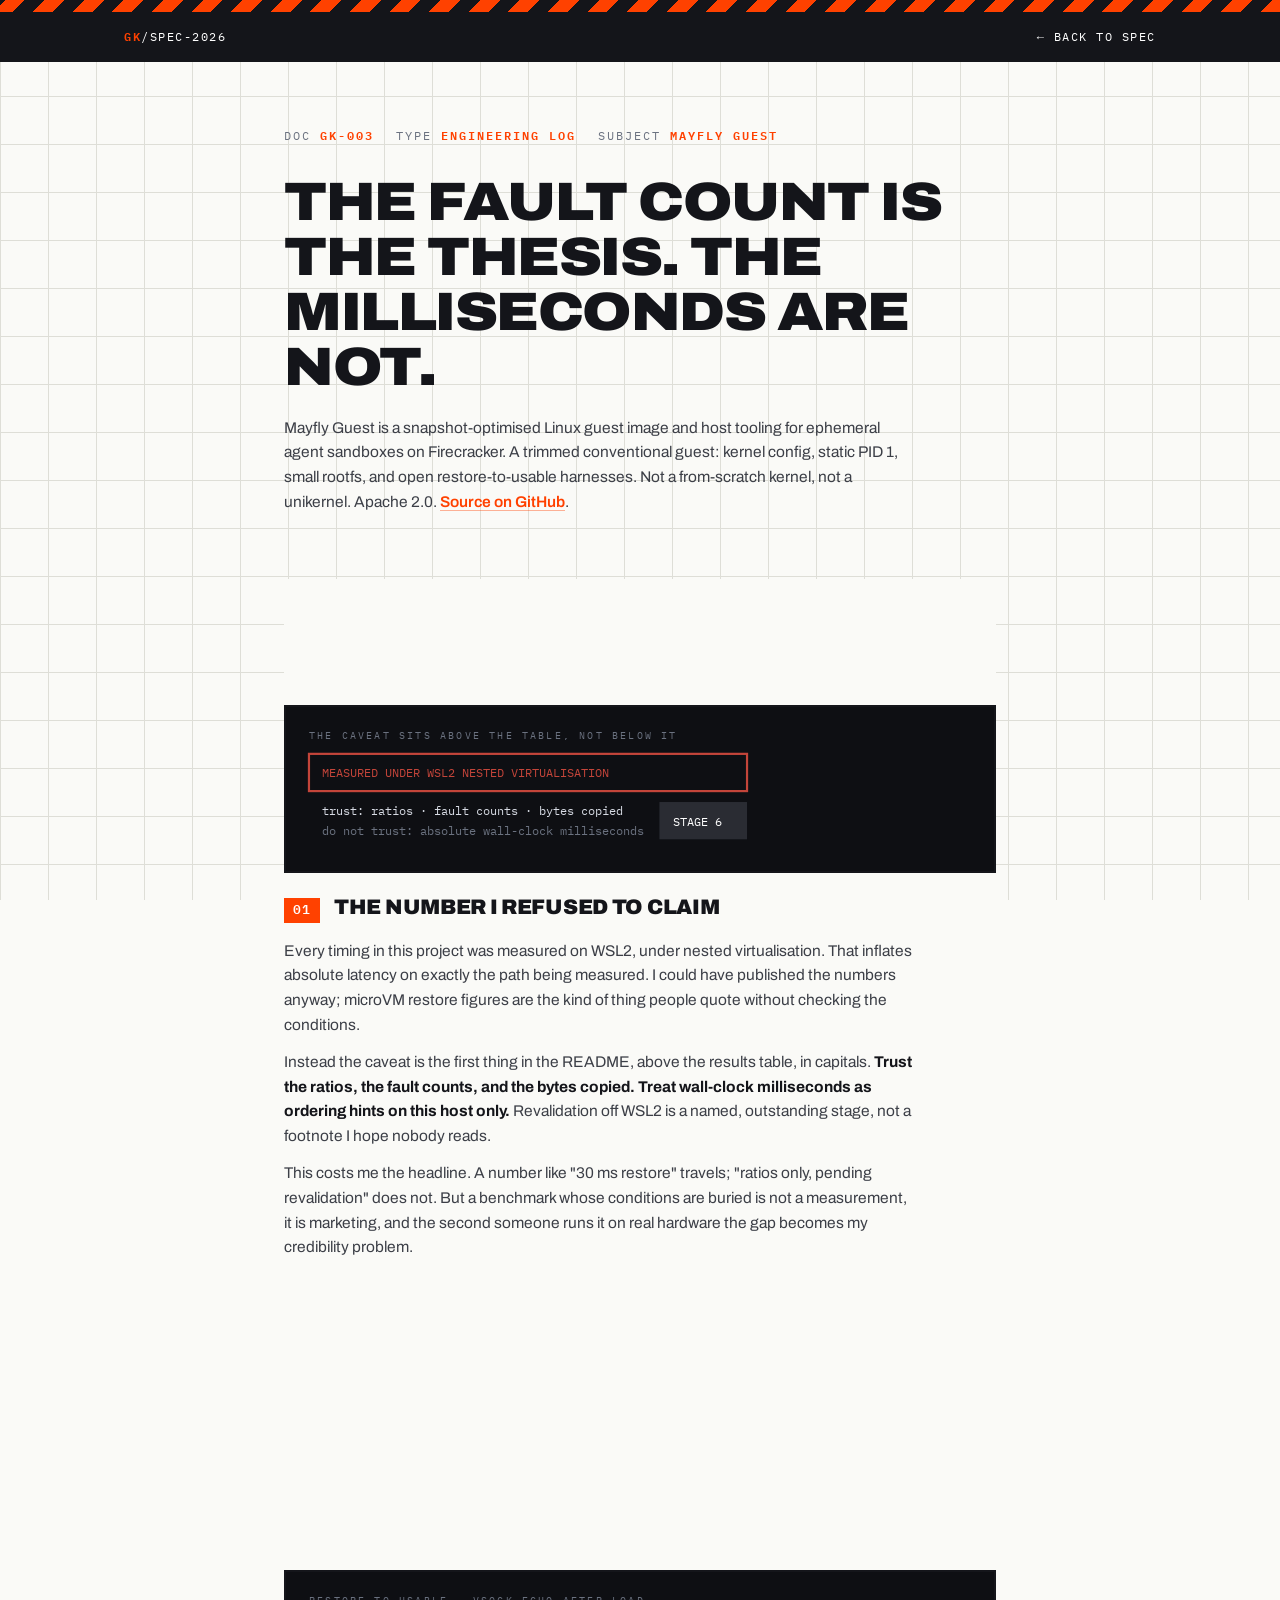
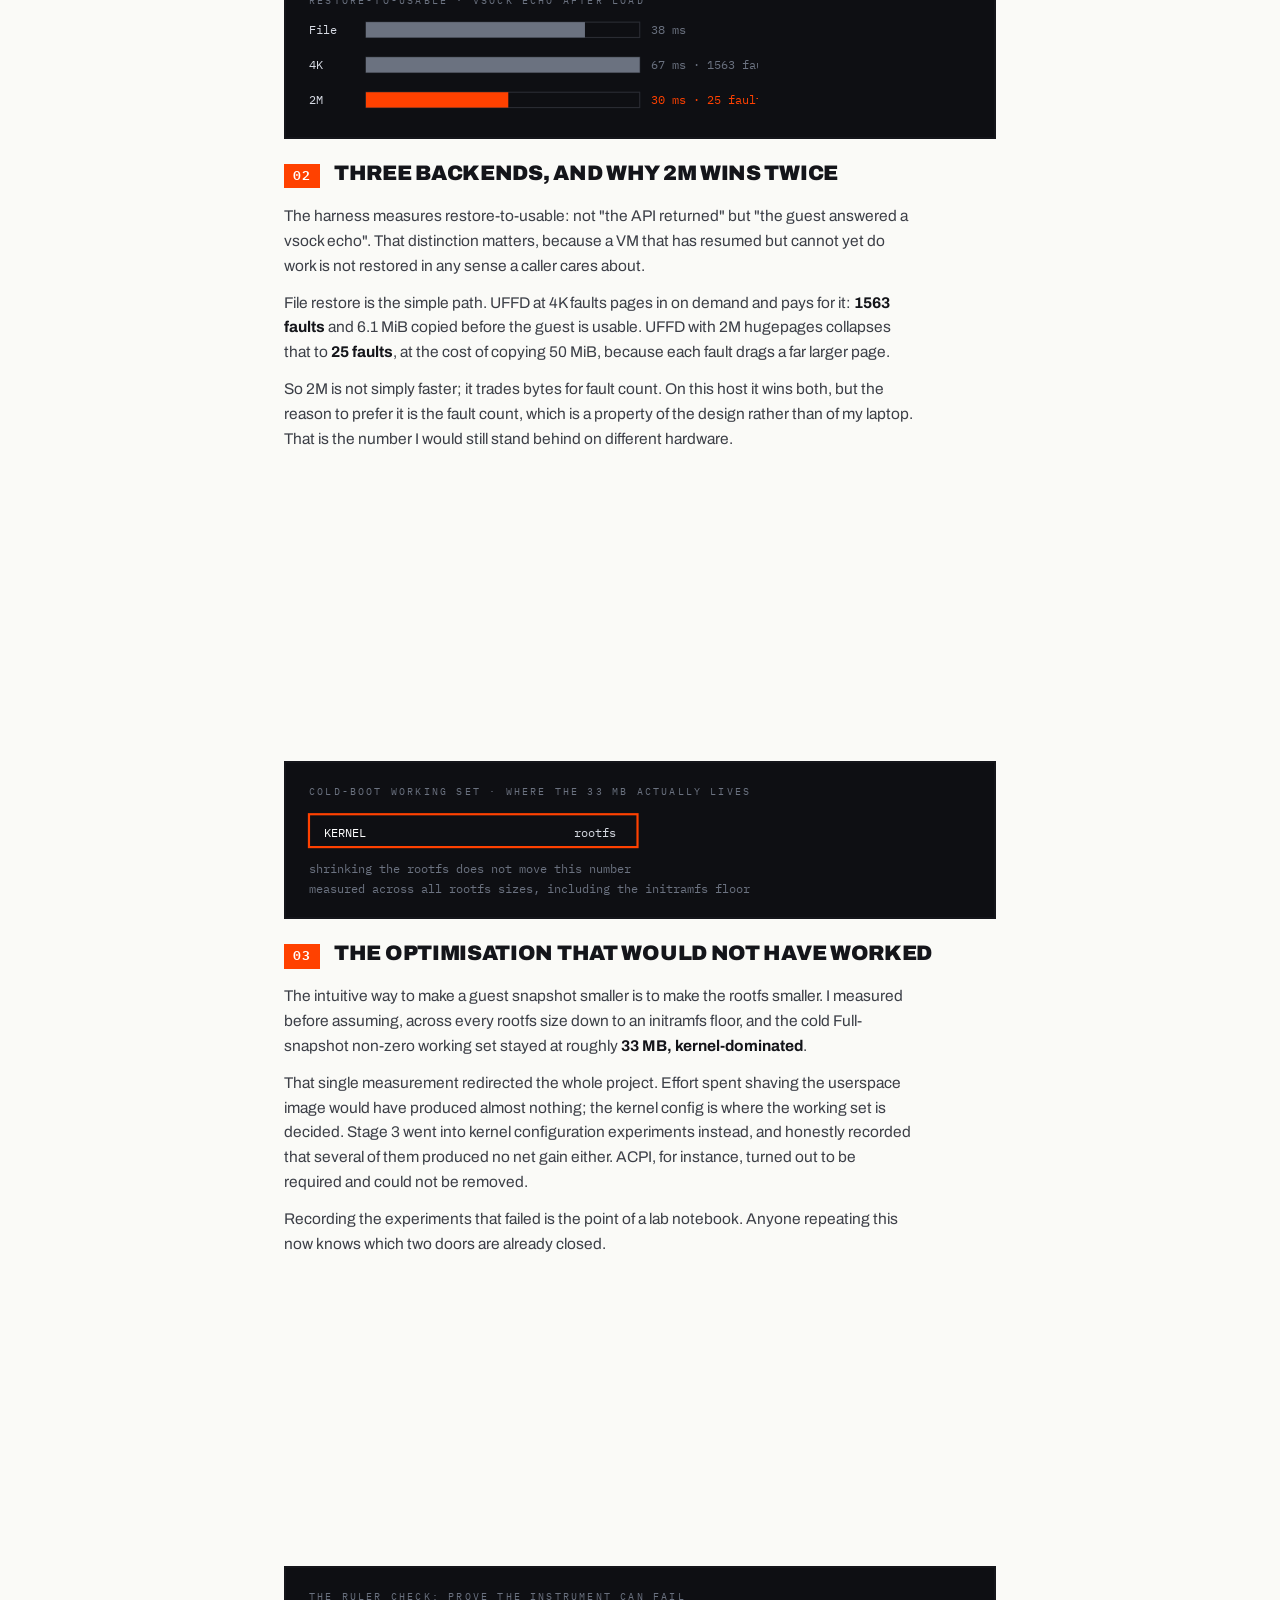
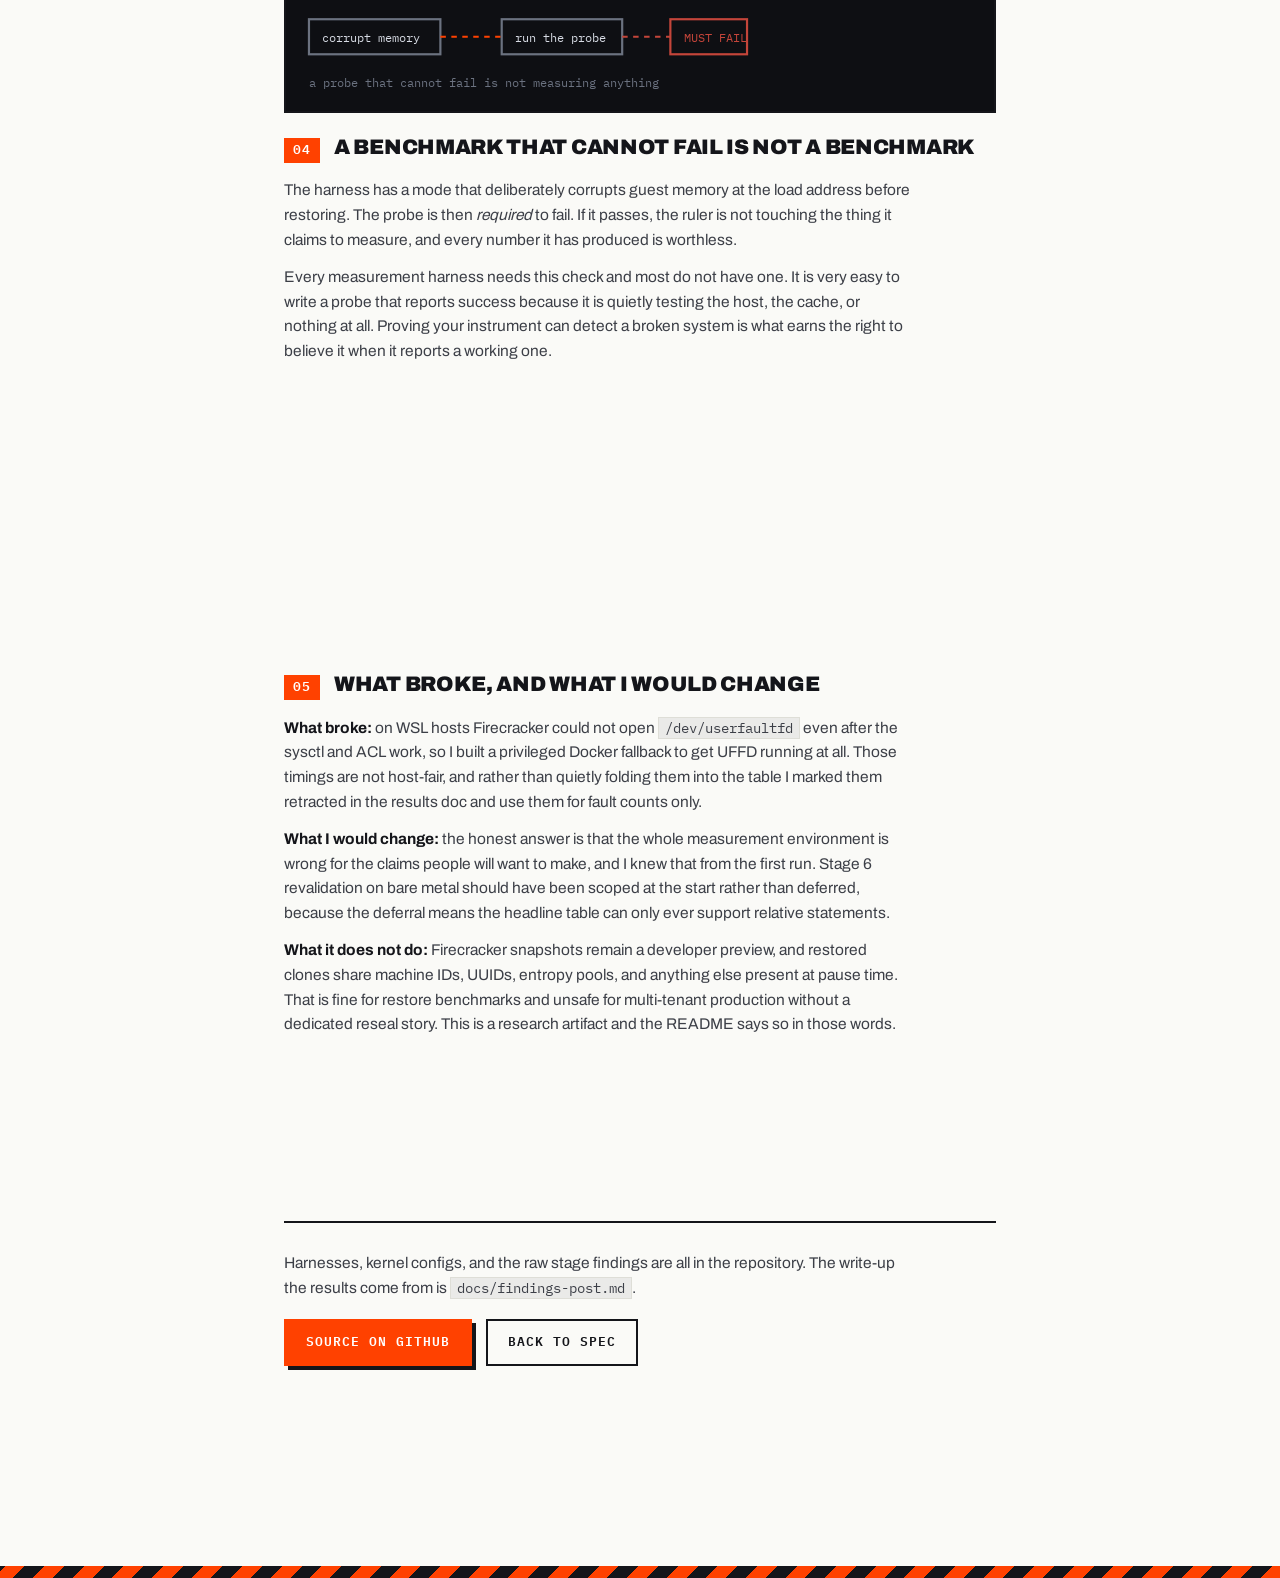
<file: mayfly.html>
<!DOCTYPE html>
<html lang="en">
<head>
<meta charset="UTF-8">
<meta http-equiv="Content-Security-Policy" content="
  default-src 'self';
  script-src 'self';
  style-src 'self';
  font-src 'self';
  img-src 'self' data:;
  connect-src 'self';
  base-uri 'self';
  form-action 'none';
  object-src 'none';
  frame-src 'none';
  upgrade-insecure-requests;">
<meta name="viewport" content="width=device-width, initial-scale=1.0">
<title>Mayfly Guest Engineering Log · Gautam Khosla</title>
<meta name="description" content="Engineering log for Mayfly Guest: a snapshot-optimised Linux guest for Firecracker microVMs. Restore-to-usable measurement across File, UFFD 4K, and 2M hugepages, and why the fault count is the real number.">
<link rel="canonical" href="https://gautamkhosla.com/mayfly.html">
<meta property="og:type" content="article">
<meta property="og:title" content="Mayfly Guest Log: the fault count is the thesis, not the milliseconds">
<meta property="og:description" content="Measuring microVM restore honestly: 1563 faults at 4K, 25 at 2M, and a caveat that outranks every number in the table.">
<meta property="og:image" content="https://gautamkhosla.com/og-image.png">
<meta name="referrer" content="strict-origin-when-cross-origin">
<link rel="icon" href="data:image/svg+xml,%3Csvg xmlns='http://www.w3.org/2000/svg' viewBox='0 0 64 64'%3E%3Crect width='64' height='64' fill='%23FF4100'/%3E%3Ctext x='32' y='44' font-family='monospace' font-size='30' font-weight='700' fill='white' text-anchor='middle'%3EGK%3C/text%3E%3C/svg%3E">
<link rel="stylesheet" href="styles.css">
<link rel="stylesheet" href="log.css">
</head>
<body class="loaded logpage">

<div class="hazard"></div>
<div class="topbar">
  <div class="wrap">
    <a href="index.html"><b class="acc">GK</b>/SPEC-2026</a>
    <div class="right"><a href="index.html">← BACK TO SPEC</a></div>
  </div>
</div>

<main class="wrap log">

  <header class="log-head">
    <div class="doc-ref">
      <span>DOC <b>GK-003</b></span>
      <span>TYPE <b>ENGINEERING LOG</b></span>
      <span>SUBJECT <b>MAYFLY GUEST</b></span>
    </div>
    <h1>The fault count is the thesis. The milliseconds are not.</h1>
    <p class="log-standfirst">Mayfly Guest is a snapshot-optimised Linux guest image and host tooling for ephemeral agent sandboxes on Firecracker. A trimmed conventional guest: kernel config, static PID 1, small rootfs, and open restore-to-usable harnesses. Not a from-scratch kernel, not a unikernel. Apache 2.0. <a rel="noopener noreferrer external" href="https://github.com/GautamTalksDev/mayfly-guest">Source on GitHub</a>.</p>
  </header>

  <section>
    <figure class="lfig" aria-hidden="true"><svg viewBox="0 0 420 130" xmlns="http://www.w3.org/2000/svg">
      <text x="10" y="16" class="ft">THE CAVEAT SITS ABOVE THE TABLE, NOT BELOW IT</text>
      <rect x="10" y="30" width="400" height="34" fill="none" stroke="#C4453A" stroke-width="2"/>
      <text x="22" y="51" class="fs" fill="#C4453A">MEASURED UNDER WSL2 NESTED VIRTUALISATION</text>
      <text x="22" y="86" class="fs">trust: ratios · fault counts · bytes copied</text>
      <text x="22" y="104" class="fs" fill="#6B7280">do not trust: absolute wall-clock milliseconds</text>
      <rect class="fblip" x="330" y="74" width="80" height="34" fill="#2A2C33"/>
      <text x="342" y="96" class="fs" fill="#fff">STAGE 6</text>
    </svg></figure>
    <h2><span class="ln">01</span>The number I refused to claim</h2>
    <p>Every timing in this project was measured on WSL2, under nested virtualisation. That inflates absolute latency on exactly the path being measured. I could have published the numbers anyway; microVM restore figures are the kind of thing people quote without checking the conditions.</p>
    <p>Instead the caveat is the first thing in the README, above the results table, in capitals. <strong>Trust the ratios, the fault counts, and the bytes copied. Treat wall-clock milliseconds as ordering hints on this host only.</strong> Revalidation off WSL2 is a named, outstanding stage, not a footnote I hope nobody reads.</p>
    <p>This costs me the headline. A number like "30 ms restore" travels; "ratios only, pending revalidation" does not. But a benchmark whose conditions are buried is not a measurement, it is marketing, and the second someone runs it on real hardware the gap becomes my credibility problem.</p>
  </section>

  <section>
    <figure class="lfig" aria-hidden="true"><svg viewBox="0 0 420 130" xmlns="http://www.w3.org/2000/svg">
      <text x="10" y="16" class="ft">RESTORE-TO-USABLE · VSOCK ECHO AFTER LOAD</text>
      <g class="fs">
        <text x="10" y="44">File</text>
        <rect x="62" y="33" width="250" height="14" fill="none" stroke="#2A2C33"/>
        <rect class="fbar f1" x="62" y="33" width="200" height="14" fill="#6B7280"/>
        <text x="322" y="44" fill="#6B7280">38 ms</text>
        <text x="10" y="76">4K</text>
        <rect x="62" y="65" width="250" height="14" fill="none" stroke="#2A2C33"/>
        <rect class="fbar f2" x="62" y="65" width="250" height="14" fill="#6B7280"/>
        <text x="322" y="76" fill="#6B7280">67 ms · 1563 faults</text>
        <text x="10" y="108">2M</text>
        <rect x="62" y="97" width="250" height="14" fill="none" stroke="#2A2C33"/>
        <rect class="fbar f3" x="62" y="97" width="130" height="14" fill="#FF4100"/>
        <text x="322" y="108" fill="#FF4100">30 ms · 25 faults</text>
      </g>
    </svg></figure>
    <h2><span class="ln">02</span>Three backends, and why 2M wins twice</h2>
    <p>The harness measures restore-to-usable: not "the API returned" but "the guest answered a vsock echo". That distinction matters, because a VM that has resumed but cannot yet do work is not restored in any sense a caller cares about.</p>
    <p>File restore is the simple path. UFFD at 4K faults pages in on demand and pays for it: <strong>1563 faults</strong> and 6.1 MiB copied before the guest is usable. UFFD with 2M hugepages collapses that to <strong>25 faults</strong>, at the cost of copying 50 MiB, because each fault drags a far larger page.</p>
    <p>So 2M is not simply faster; it trades bytes for fault count. On this host it wins both, but the reason to prefer it is the fault count, which is a property of the design rather than of my laptop. That is the number I would still stand behind on different hardware.</p>
  </section>

  <section>
    <figure class="lfig" aria-hidden="true"><svg viewBox="0 0 420 120" xmlns="http://www.w3.org/2000/svg">
      <text x="10" y="16" class="ft">COLD-BOOT WORKING SET · WHERE THE 33 MB ACTUALLY LIVES</text>
      <rect x="10" y="34" width="300" height="30" fill="none" stroke="#FF4100" stroke-width="2"/>
      <rect class="fchunk c1" x="12" y="36" width="230" height="26" fill="#FF4100" opacity="0.85"/>
      <text x="24" y="55" class="fs" fill="#fff">KERNEL</text>
      <text x="252" y="55" class="fs">rootfs</text>
      <text x="10" y="88" class="fs" fill="#6B7280">shrinking the rootfs does not move this number</text>
      <text x="10" y="106" class="fs" fill="#6B7280">measured across all rootfs sizes, including the initramfs floor</text>
    </svg></figure>
    <h2><span class="ln">03</span>The optimisation that would not have worked</h2>
    <p>The intuitive way to make a guest snapshot smaller is to make the rootfs smaller. I measured before assuming, across every rootfs size down to an initramfs floor, and the cold Full-snapshot non-zero working set stayed at roughly <strong>33 MB, kernel-dominated</strong>.</p>
    <p>That single measurement redirected the whole project. Effort spent shaving the userspace image would have produced almost nothing; the kernel config is where the working set is decided. Stage 3 went into kernel configuration experiments instead, and honestly recorded that several of them produced no net gain either. ACPI, for instance, turned out to be required and could not be removed.</p>
    <p>Recording the experiments that failed is the point of a lab notebook. Anyone repeating this now knows which two doors are already closed.</p>
  </section>

  <section>
    <figure class="lfig" aria-hidden="true"><svg viewBox="0 0 420 110" xmlns="http://www.w3.org/2000/svg">
      <text x="10" y="16" class="ft">THE RULER CHECK: PROVE THE INSTRUMENT CAN FAIL</text>
      <rect x="10" y="34" width="120" height="32" fill="none" stroke="#6B7280" stroke-width="2"/>
      <text x="22" y="55" class="fs">corrupt memory</text>
      <path class="fflow" d="M130 50 H186" stroke="#FF4100" stroke-width="2" fill="none" stroke-dasharray="5 5"/>
      <rect x="186" y="34" width="110" height="32" fill="none" stroke="#6B7280" stroke-width="2"/>
      <text x="198" y="55" class="fs">run the probe</text>
      <path class="fflow" d="M296 50 H340" stroke="#C4453A" stroke-width="2" fill="none" stroke-dasharray="5 5"/>
      <rect x="340" y="34" width="70" height="32" fill="none" stroke="#C4453A" stroke-width="2"/>
      <text x="352" y="55" class="fs" fill="#C4453A">MUST FAIL</text>
      <text x="10" y="96" class="fs" fill="#6B7280">a probe that cannot fail is not measuring anything</text>
    </svg></figure>
    <h2><span class="ln">04</span>A benchmark that cannot fail is not a benchmark</h2>
    <p>The harness has a mode that deliberately corrupts guest memory at the load address before restoring. The probe is then <em>required</em> to fail. If it passes, the ruler is not touching the thing it claims to measure, and every number it has produced is worthless.</p>
    <p>Every measurement harness needs this check and most do not have one. It is very easy to write a probe that reports success because it is quietly testing the host, the cache, or nothing at all. Proving your instrument can detect a broken system is what earns the right to believe it when it reports a working one.</p>
  </section>

  <section>
    <h2><span class="ln">05</span>What broke, and what I would change</h2>
    <p><strong>What broke:</strong> on WSL hosts Firecracker could not open <code>/dev/userfaultfd</code> even after the sysctl and ACL work, so I built a privileged Docker fallback to get UFFD running at all. Those timings are not host-fair, and rather than quietly folding them into the table I marked them retracted in the results doc and use them for fault counts only.</p>
    <p><strong>What I would change:</strong> the honest answer is that the whole measurement environment is wrong for the claims people will want to make, and I knew that from the first run. Stage 6 revalidation on bare metal should have been scoped at the start rather than deferred, because the deferral means the headline table can only ever support relative statements.</p>
    <p><strong>What it does not do:</strong> Firecracker snapshots remain a developer preview, and restored clones share machine IDs, UUIDs, entropy pools, and anything else present at pause time. That is fine for restore benchmarks and unsafe for multi-tenant production without a dedicated reseal story. This is a research artifact and the README says so in those words.</p>
  </section>

  <section class="log-foot">
    <p>Harnesses, kernel configs, and the raw stage findings are all in the repository. The write-up the results come from is <code>docs/findings-post.md</code>.</p>
    <div class="log-cta">
      <a rel="noopener noreferrer external" href="https://github.com/GautamTalksDev/mayfly-guest">SOURCE ON GITHUB</a>
      <a href="index.html">BACK TO SPEC</a>
    </div>
  </section>

</main>

<div class="hazard"></div>
</body>
</html>
</file>
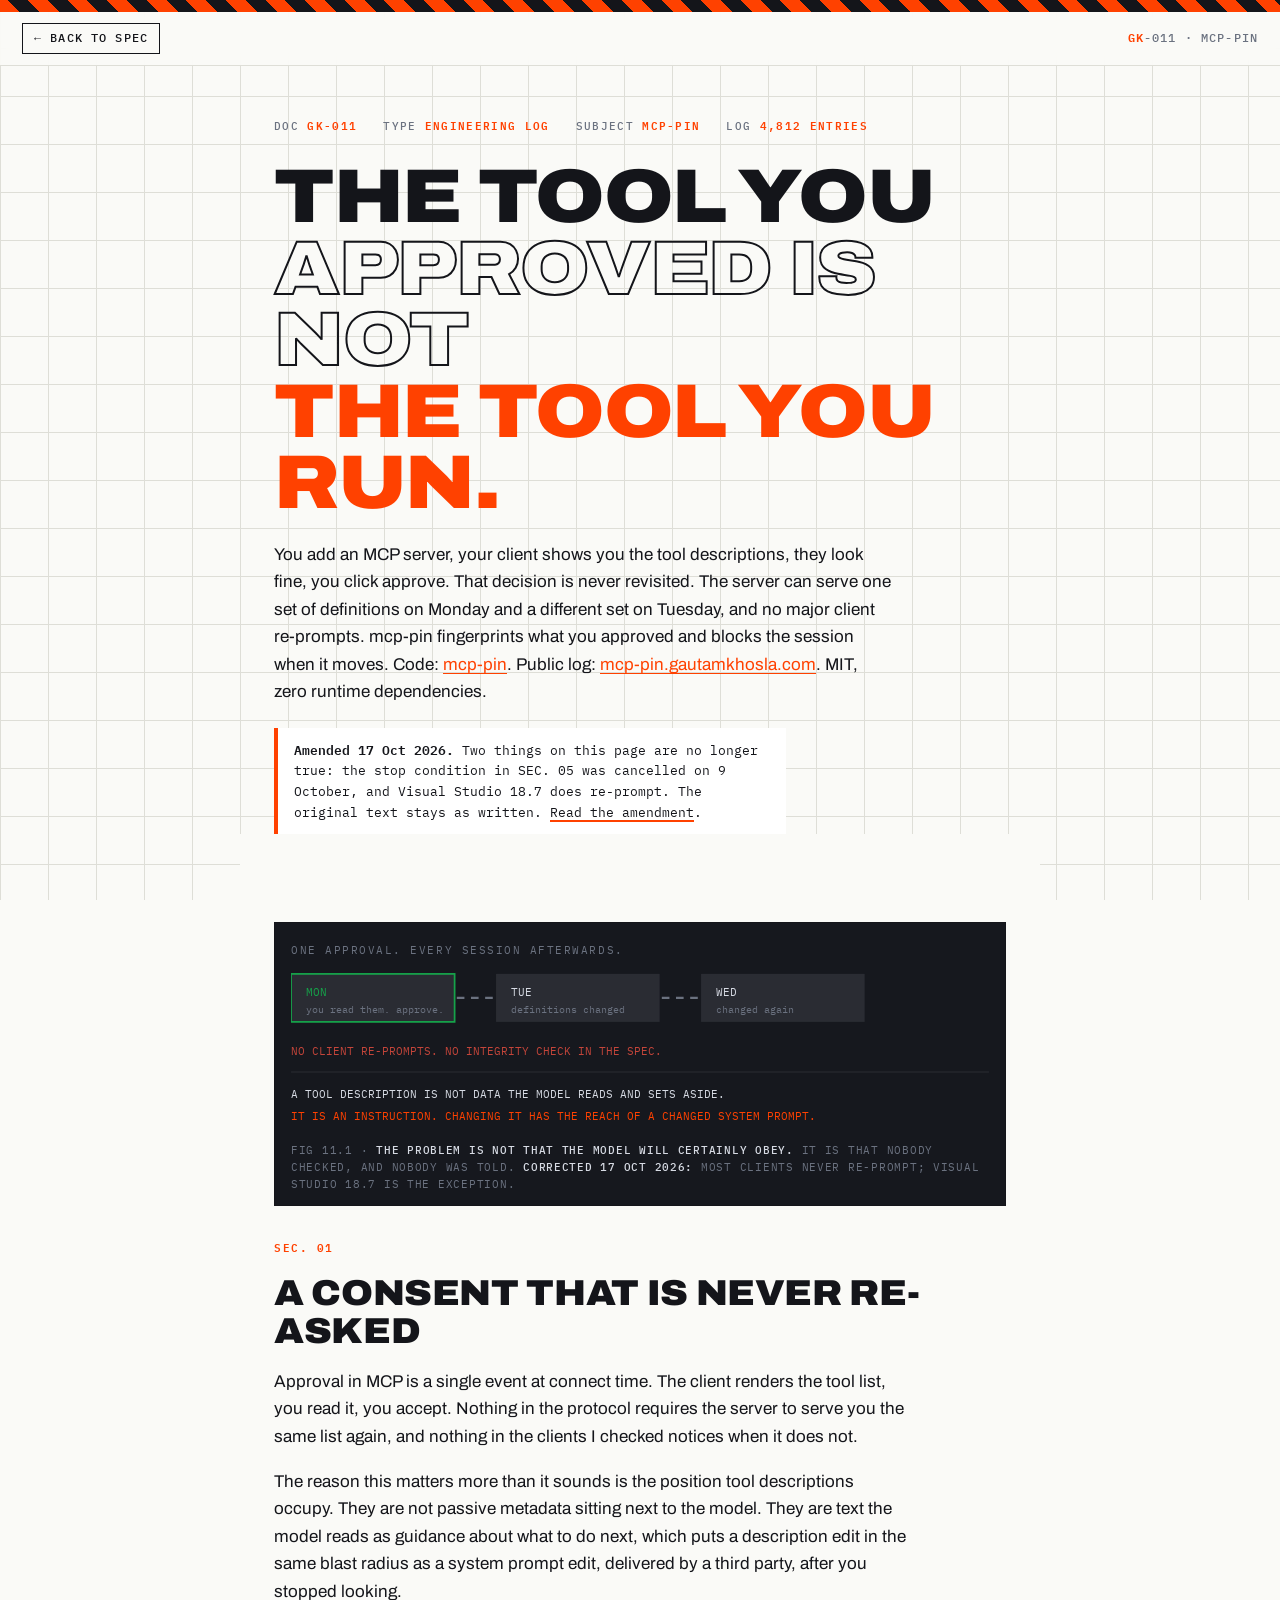
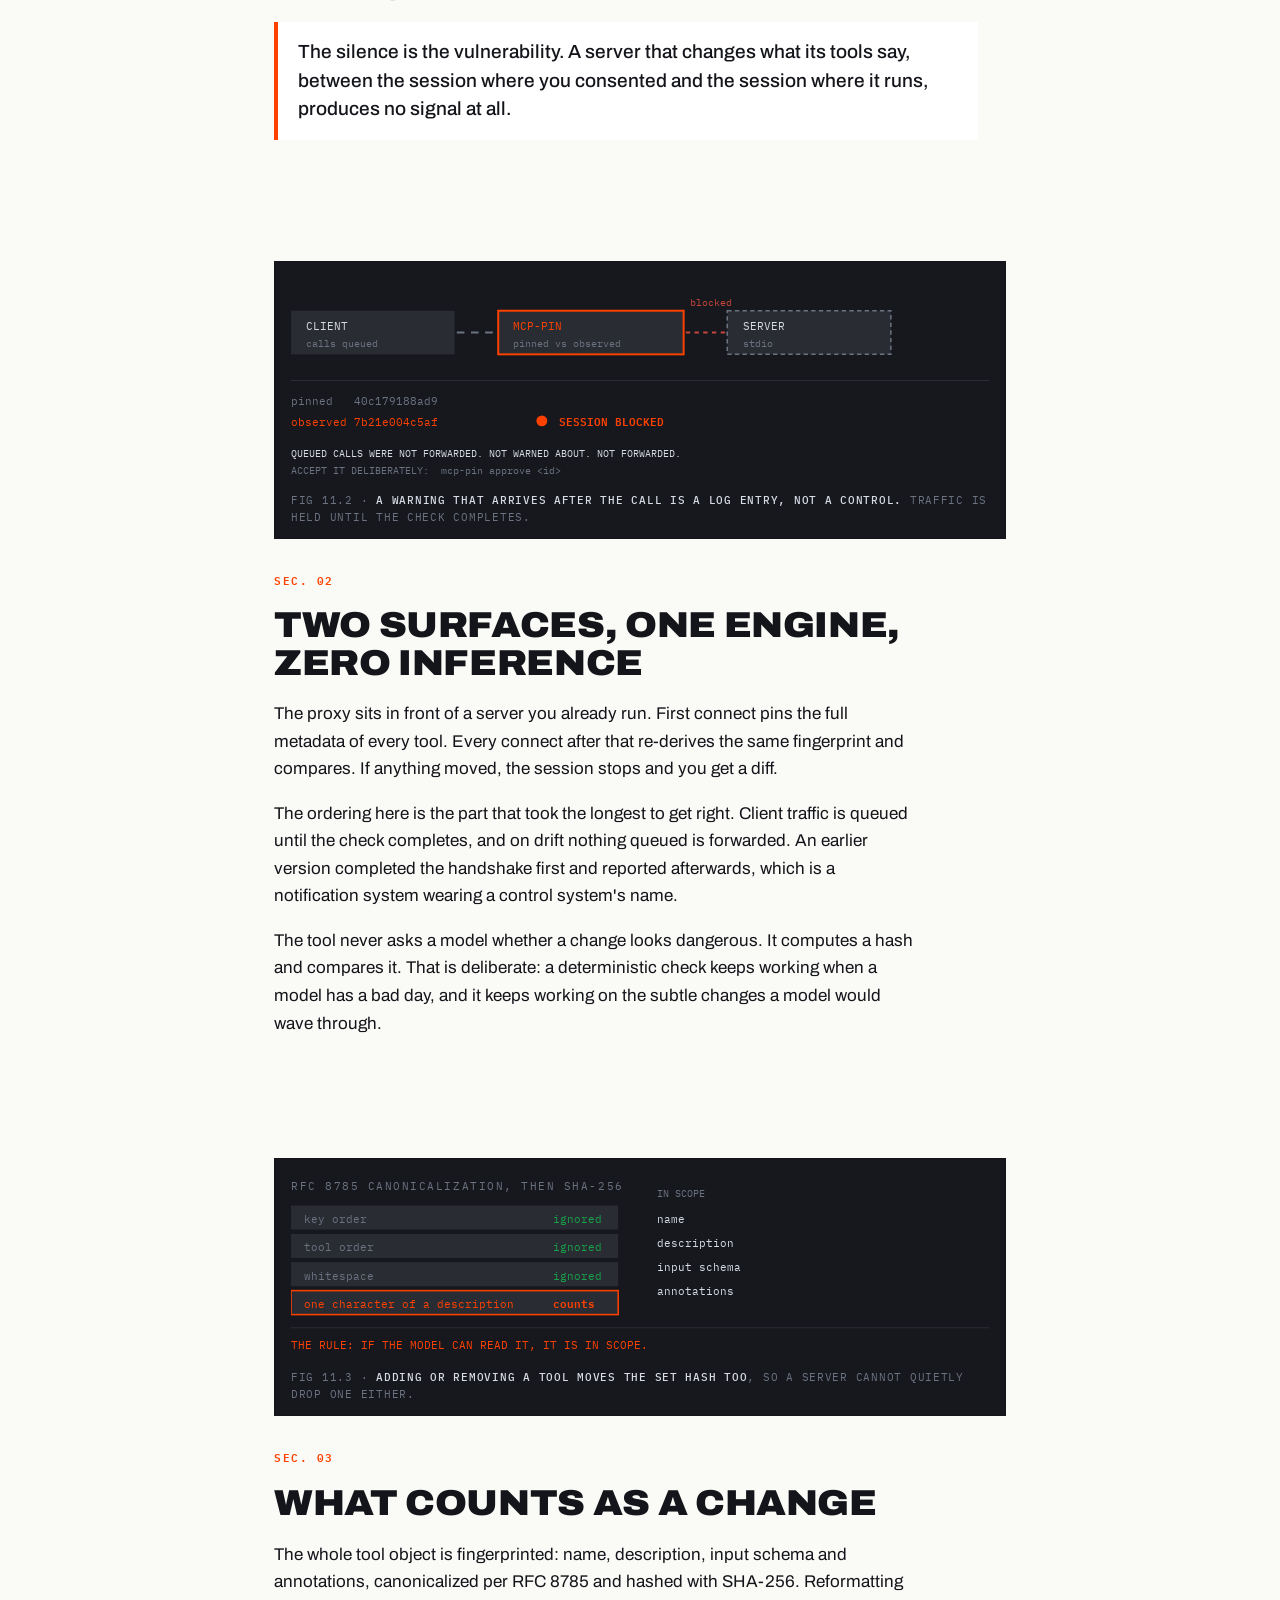
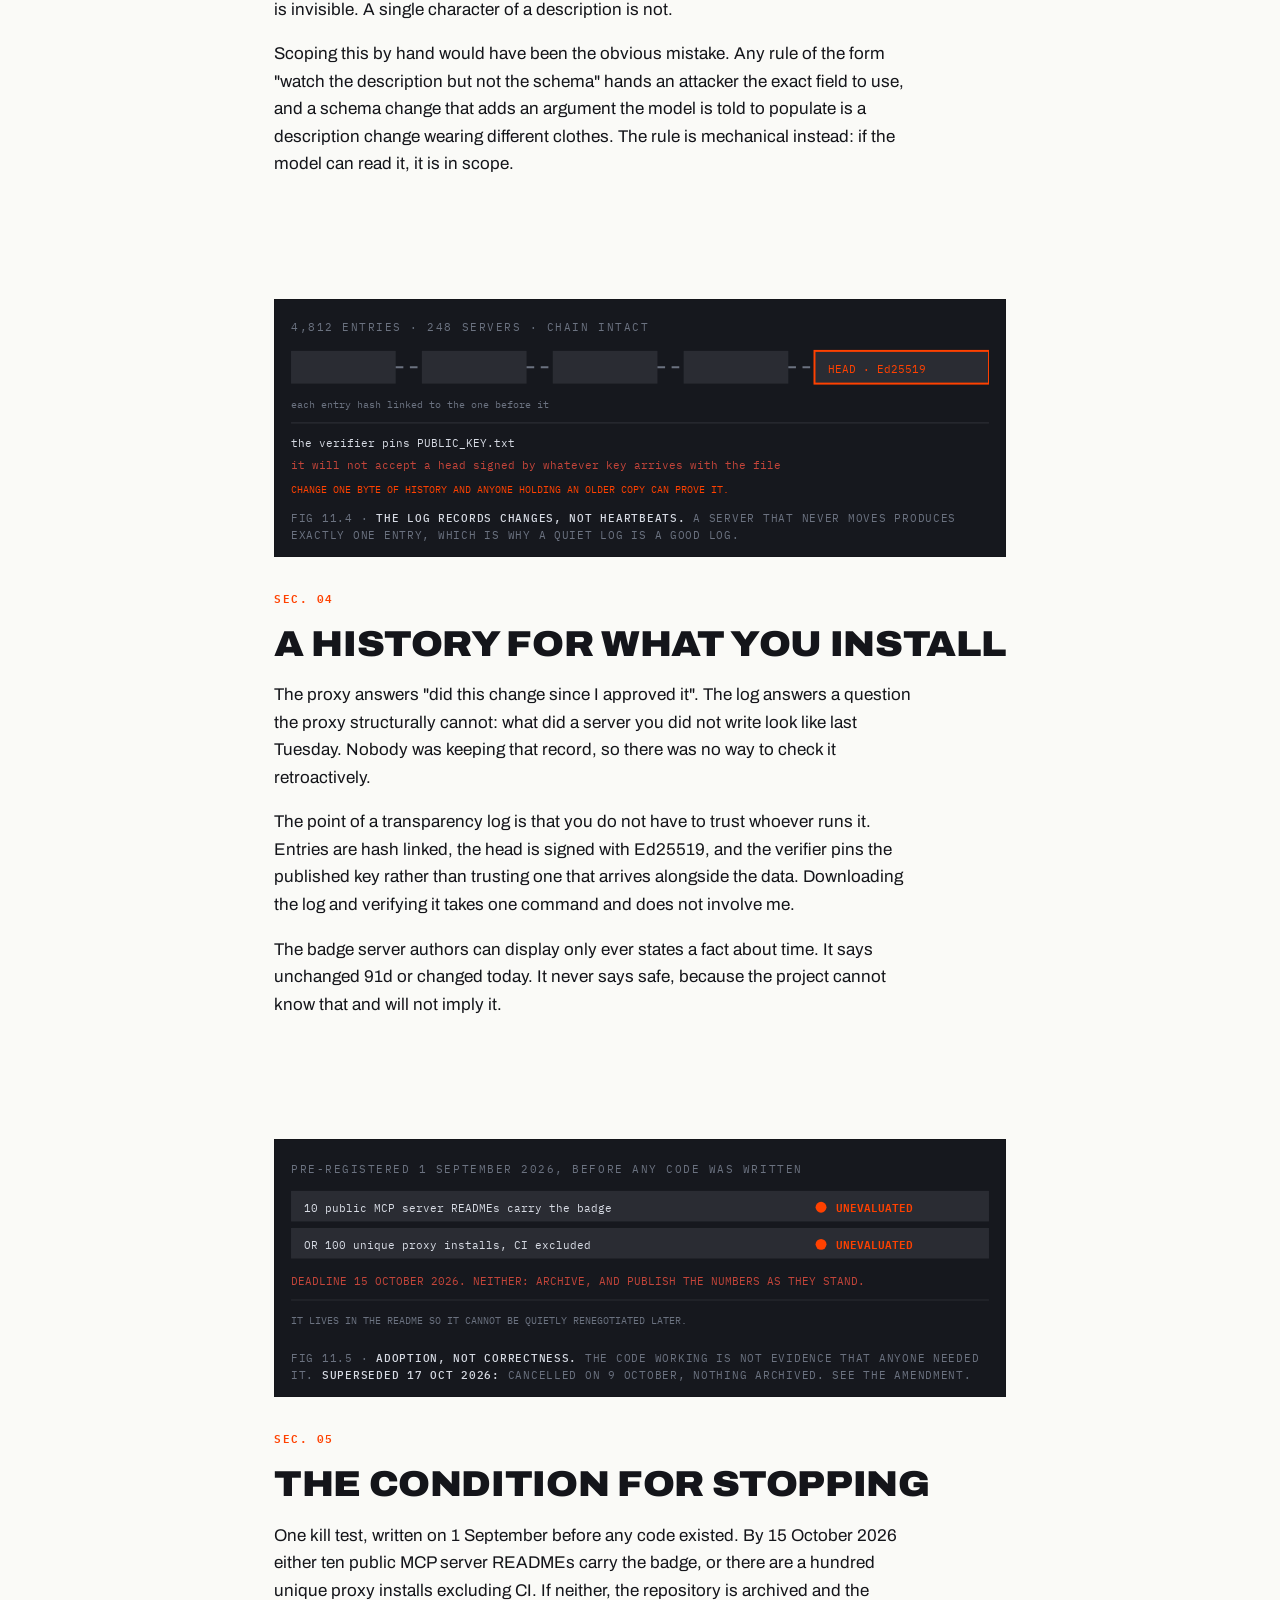
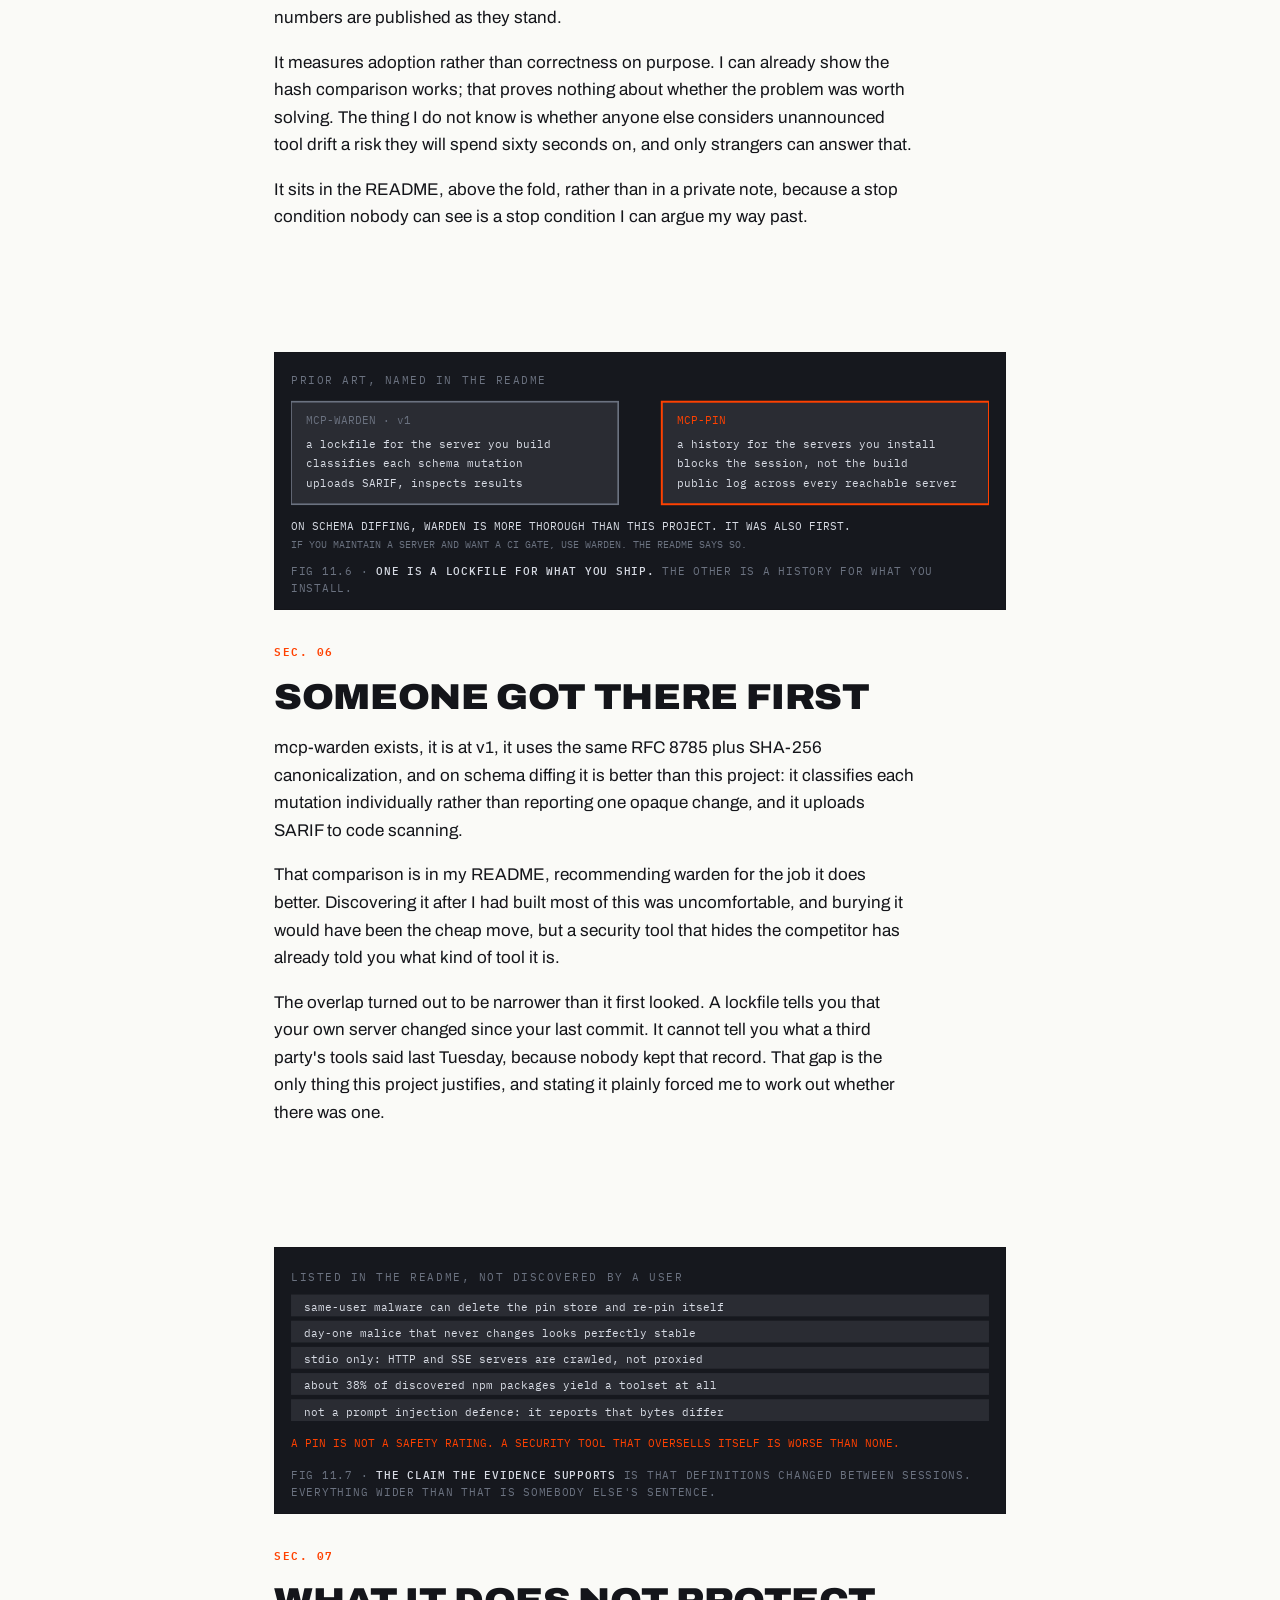
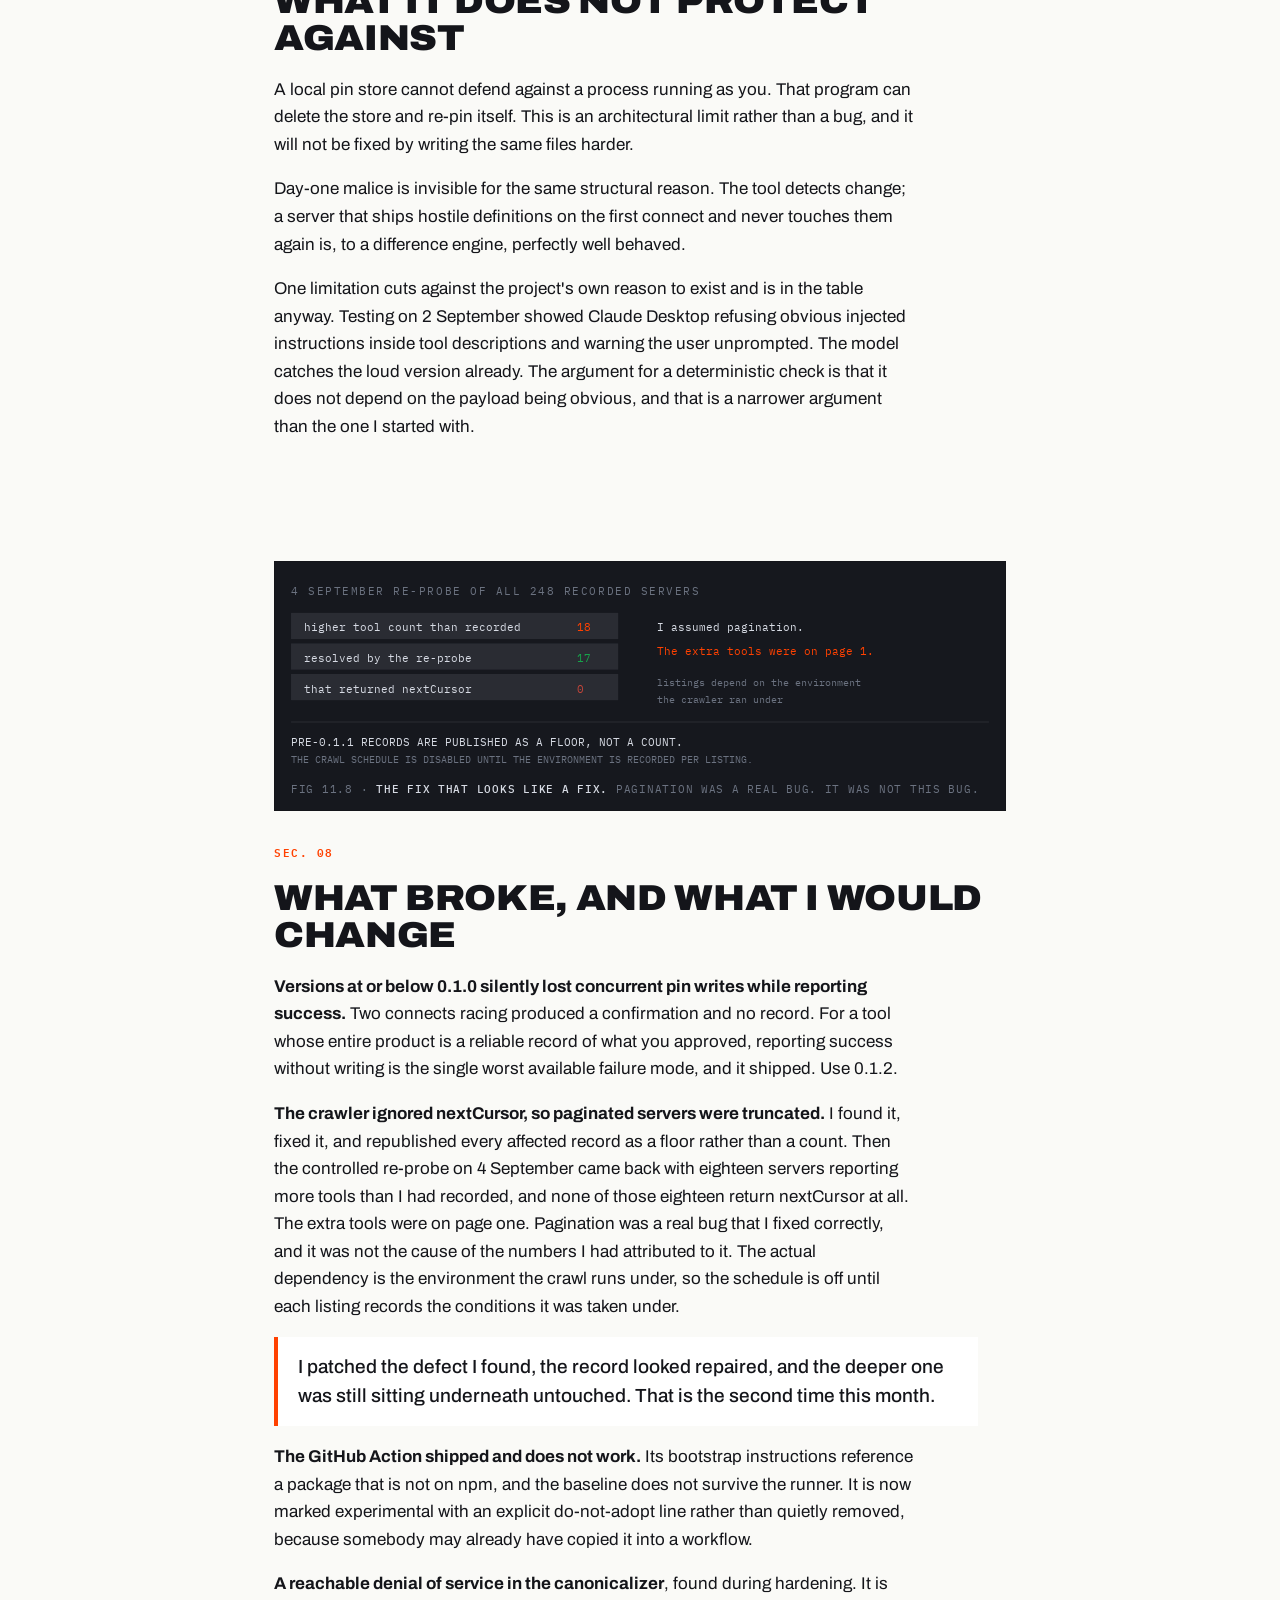
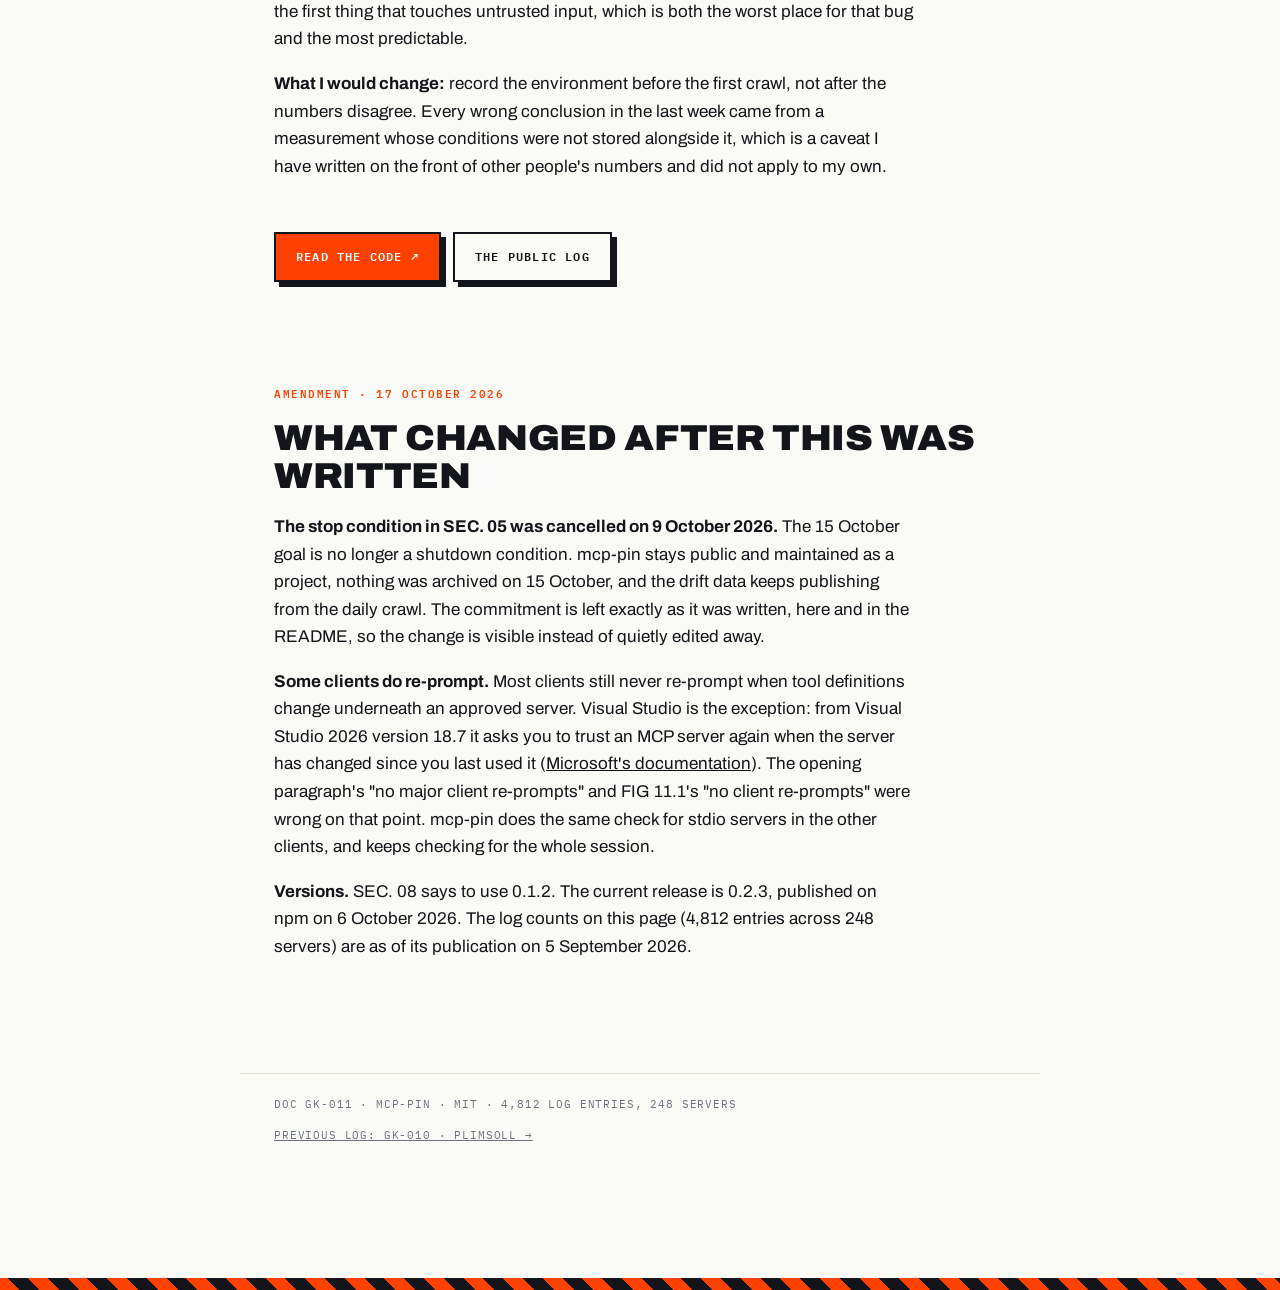
<file: mcppin.html>
<!DOCTYPE html>
<html lang="en">
<head>
<meta charset="utf-8">
<meta http-equiv="Content-Security-Policy" content="default-src 'self'; script-src 'self'; style-src 'self'; font-src 'self'; img-src 'self' data:; connect-src 'self'; worker-src 'self'; manifest-src 'self'; base-uri 'self'; form-action 'none'; object-src 'none'; frame-src 'none'; child-src 'none'; media-src 'none'; upgrade-insecure-requests;">
<meta name="viewport" content="width=device-width, initial-scale=1">
<meta name="referrer" content="strict-origin-when-cross-origin">
<title>GK-011 · The tool you approved is not the tool you're running · Gautam Khosla</title>
<meta name="description" content="Engineering log GK-011. mcp-pin fingerprints MCP tool definitions at approval time, blocks the session when they change, and keeps a signed public history of every version. 4,812 log entries, 248 servers, and a recrawl that corrected the project's own earlier numbers.">
<link rel="canonical" href="https://gautamkhosla.com/mcppin.html">
<link rel="stylesheet" href="gklog.css">

<meta property="og:type" content="article">
<meta property="og:title" content="The tool you approved is not the tool you're running">
<meta property="og:description" content="A changed tool description has the same reach as a changed system prompt, and most clients never re-prompt you.">
<meta property="og:url" content="https://gautamkhosla.com/mcppin.html">
<meta property="og:image" content="https://gautamkhosla.com/og-image.png">
<meta name="twitter:card" content="summary_large_image">
<script type="application/ld+json">
{"@context":"https://schema.org","@type":"TechArticle","headline":"The tool you approved is not the tool you're running","description":"mcp-pin fingerprints the full metadata of every MCP tool at approval time, re-derives that decision on every connect, and publishes a hash linked signed history of every version it can reach. Zero inference: it computes a hash and compares it.","url":"https://gautamkhosla.com/mcppin.html","datePublished":"2026-09-05","dateModified":"2026-10-17","inLanguage":"en","author":{"@type":"Person","name":"Gautam Khosla","url":"https://gautamkhosla.com","identifier":"https://orcid.org/0009-0006-7404-8877","sameAs":["https://github.com/GautamTalksDev","https://orcid.org/0009-0006-7404-8877"]},"about":{"@type":"SoftwareSourceCode","name":"mcp-pin","codeRepository":"https://github.com/GautamTalksDev/mcp-pin","programmingLanguage":"JavaScript","license":"https://opensource.org/licenses/MIT"},"isPartOf":{"@type":"WebSite","name":"Gautam Khosla","url":"https://gautamkhosla.com"}}
</script>
</head>
<body>

<div class="v-hazard"></div>

<nav class="v-top">
  <a class="v-back" href="/#work">&#8592; Back to spec</a>
  <span class="v-top-id"><b>GK</b>-011 · MCP-PIN</span>
</nav>

<main class="v-wrap">

  <div class="v-doc">
    <span>DOC <b>GK-011</b></span>
    <span>TYPE <b>ENGINEERING LOG</b></span>
    <span>SUBJECT <b>MCP-PIN</b></span>
    <span>LOG <b>4,812 ENTRIES</b></span>
  </div>

  <h1 class="v-h1">
    The tool you<br>
    <span class="v-out">approved is not</span><br>
    <span class="v-acc">the tool you run.</span>
  </h1>

  <p class="v-stand">
    You add an MCP server, your client shows you the tool descriptions, they look fine, you click
    approve. That decision is never revisited. The server can serve one set of definitions on Monday
    and a different set on Tuesday, and no major client re-prompts. mcp-pin fingerprints what you
    approved and blocks the session when it moves. Code:
    <a href="https://github.com/GautamTalksDev/mcp-pin" rel="noopener noreferrer external">mcp-pin</a>.
    Public log: <a href="https://mcp-pin.gautamkhosla.com" rel="noopener noreferrer external">mcp-pin.gautamkhosla.com</a>.
    MIT, zero runtime dependencies.
  </p>

  <p class="v-amend"><b>Amended 17 Oct 2026.</b> Two things on this page are no longer true: the stop condition in
    SEC. 05 was cancelled on 9 October, and Visual Studio 18.7 does re-prompt. The original text stays as written.
    <a href="#amendment">Read the amendment</a>.</p>

  <!-- ================= 01 ================= -->
  <section class="v-sec">
    <figure class="v-fig">
      <svg viewBox="0 0 640 176" xmlns="http://www.w3.org/2000/svg" role="img" aria-label="One approval on Monday covers a different set of tool definitions on Tuesday, with no second prompt">
        <text x="0" y="14" font-family="IBM Plex Mono, monospace" font-size="10" letter-spacing="1.4" fill="#6B7280">ONE APPROVAL. EVERY SESSION AFTERWARDS.</text>
        <g font-family="IBM Plex Mono, monospace" font-size="10.5" fill="#D7DBE4">
          <rect x="0" y="32" width="150" height="44" fill="#2A2C33" stroke="#16A34A" stroke-width="1.6"/>
          <text x="14" y="52" fill="#16A34A">MON</text>
          <text x="14" y="68" font-size="9" fill="#6B7280">you read them. approve.</text>

          <rect x="188" y="32" width="150" height="44" fill="#2A2C33"/>
          <text x="202" y="52">TUE</text>
          <text x="202" y="68" font-size="9" fill="#6B7280">definitions changed</text>

          <rect x="376" y="32" width="150" height="44" fill="#2A2C33"/>
          <text x="390" y="52">WED</text>
          <text x="390" y="68" font-size="9" fill="#6B7280">changed again</text>
        </g>
        <path class="v-flow" d="M152 54 H188 M340 54 H376" fill="none" stroke="#6B7280" stroke-width="2" stroke-dasharray="5 4"/>
        <text x="0" y="106" font-family="IBM Plex Mono, monospace" font-size="10.5" fill="#C4453A">NO CLIENT RE-PROMPTS. NO INTEGRITY CHECK IN THE SPEC.</text>
        <line x1="0" y1="122" x2="640" y2="122" stroke="#2A2C33" stroke-width="1"/>
        <text x="0" y="146" font-family="IBM Plex Mono, monospace" font-size="10" fill="#D7DBE4">A TOOL DESCRIPTION IS NOT DATA THE MODEL READS AND SETS ASIDE.</text>
        <text x="0" y="166" font-family="IBM Plex Mono, monospace" font-size="10" fill="#FF4100">IT IS AN INSTRUCTION. CHANGING IT HAS THE REACH OF A CHANGED SYSTEM PROMPT.</text>
      </svg>
      <figcaption class="v-cap">FIG 11.1 · <b>The problem is not that the model will certainly obey.</b> It is that nobody checked, and nobody was told. <b>Corrected 17 Oct 2026:</b> most clients never re-prompt; Visual Studio 18.7 is the exception.</figcaption>
    </figure>

    <p class="v-num">SEC. 01</p>
    <h2 class="v-h2">A consent that is never re-asked</h2>

    <p>Approval in MCP is a single event at connect time. The client renders the tool list, you read
    it, you accept. Nothing in the protocol requires the server to serve you the same list again,
    and nothing in the clients I checked notices when it does not.</p>

    <p>The reason this matters more than it sounds is the position tool descriptions occupy. They
    are not passive metadata sitting next to the model. They are text the model reads as guidance
    about what to do next, which puts a description edit in the same blast radius as a system prompt
    edit, delivered by a third party, after you stopped looking.</p>

    <p class="v-pull">The silence is the vulnerability. A server that changes what its tools say,
    between the session where you consented and the session where it runs, produces no signal at
    all.</p>
  </section>

  <!-- ================= 02 ================= -->
  <section class="v-sec">
    <figure class="v-fig">
      <svg viewBox="0 0 640 186" xmlns="http://www.w3.org/2000/svg" role="img" aria-label="The proxy compares a pinned fingerprint against the observed one and blocks the session on any difference">
        <g font-family="IBM Plex Mono, monospace" font-size="10.5" fill="#D7DBE4">
          <rect x="0" y="30" width="150" height="40" fill="#2A2C33"/>
          <text x="14" y="48">CLIENT</text>
          <text x="14" y="63" font-size="9" fill="#6B7280">calls queued</text>

          <rect x="190" y="30" width="170" height="40" fill="#2A2C33" stroke="#FF4100" stroke-width="1.8"/>
          <text x="204" y="48" fill="#FF4100">MCP-PIN</text>
          <text x="204" y="63" font-size="9" fill="#6B7280">pinned vs observed</text>

          <rect x="400" y="30" width="150" height="40" fill="#2A2C33" stroke="#6B7280" stroke-width="1.4" stroke-dasharray="4 3"/>
          <text x="414" y="48">SERVER</text>
          <text x="414" y="63" font-size="9" fill="#6B7280">stdio</text>
        </g>
        <path class="v-flow" d="M152 50 H190" fill="none" stroke="#6B7280" stroke-width="2"/>
        <path d="M362 50 H400" fill="none" stroke="#C4453A" stroke-width="2" stroke-dasharray="4 4"/>
        <text x="366" y="26" font-family="IBM Plex Mono, monospace" font-size="9" fill="#C4453A">blocked</text>

        <line x1="0" y1="94" x2="640" y2="94" stroke="#2A2C33" stroke-width="1"/>
        <g font-family="IBM Plex Mono, monospace" font-size="10">
          <text x="0" y="116" fill="#6B7280">pinned&#160;&#160;&#160;40c179188ad9</text>
          <text x="0" y="136" fill="#FF4100">observed&#160;7b21e004c5af</text>
          <circle class="v-blip" cx="230" cy="131" r="5" fill="#FF4100"/>
          <text x="246" y="136" fill="#FF4100" font-weight="600">SESSION BLOCKED</text>
        </g>
        <text x="0" y="164" font-family="IBM Plex Mono, monospace" font-size="9.5" fill="#D7DBE4">QUEUED CALLS WERE NOT FORWARDED. NOT WARNED ABOUT. NOT FORWARDED.</text>
        <text x="0" y="180" font-family="IBM Plex Mono, monospace" font-size="9" fill="#6B7280">ACCEPT IT DELIBERATELY:&#160;&#160;mcp-pin approve &lt;id&gt;</text>
      </svg>
      <figcaption class="v-cap">FIG 11.2 · <b>A warning that arrives after the call is a log entry, not a control.</b> Traffic is held until the check completes.</figcaption>
    </figure>

    <p class="v-num">SEC. 02</p>
    <h2 class="v-h2">Two surfaces, one engine, zero inference</h2>

    <p>The proxy sits in front of a server you already run. First connect pins the full metadata of
    every tool. Every connect after that re-derives the same fingerprint and compares. If anything
    moved, the session stops and you get a diff.</p>

    <p>The ordering here is the part that took the longest to get right. Client traffic is queued
    until the check completes, and on drift nothing queued is forwarded. An earlier version
    completed the handshake first and reported afterwards, which is a notification system wearing a
    control system's name.</p>

    <p>The tool never asks a model whether a change looks dangerous. It computes a hash and compares
    it. That is deliberate: a deterministic check keeps working when a model has a bad day, and it
    keeps working on the subtle changes a model would wave through.</p>
  </section>

  <!-- ================= 03 ================= -->
  <section class="v-sec">
    <figure class="v-fig">
      <svg viewBox="0 0 640 168" xmlns="http://www.w3.org/2000/svg" role="img" aria-label="Key order, tool order and whitespace do not change the fingerprint, but one character of a description does">
        <text x="0" y="14" font-family="IBM Plex Mono, monospace" font-size="10" letter-spacing="1.4" fill="#6B7280">RFC 8785 CANONICALIZATION, THEN SHA-256</text>
        <g font-family="IBM Plex Mono, monospace" font-size="10.5">
          <rect x="0" y="28" width="300" height="22" fill="#2A2C33"/><text x="12" y="44" fill="#6B7280">key order</text><text x="240" y="44" fill="#16A34A">ignored</text>
          <rect x="0" y="54" width="300" height="22" fill="#2A2C33"/><text x="12" y="70" fill="#6B7280">tool order</text><text x="240" y="70" fill="#16A34A">ignored</text>
          <rect x="0" y="80" width="300" height="22" fill="#2A2C33"/><text x="12" y="96" fill="#6B7280">whitespace</text><text x="240" y="96" fill="#16A34A">ignored</text>
          <rect x="0" y="106" width="300" height="22" fill="#2A2C33" stroke="#FF4100" stroke-width="1.4"/><text x="12" y="122" fill="#FF4100">one character of a description</text><text x="240" y="122" fill="#FF4100" font-weight="600">counts</text>
        </g>
        <g font-family="IBM Plex Mono, monospace" font-size="10" fill="#D7DBE4">
          <text x="336" y="44">name</text>
          <text x="336" y="66">description</text>
          <text x="336" y="88">input schema</text>
          <text x="336" y="110">annotations</text>
        </g>
        <text x="336" y="20" font-family="IBM Plex Mono, monospace" font-size="9.5" fill="#6B7280">IN SCOPE</text>
        <line x1="0" y1="140" x2="640" y2="140" stroke="#2A2C33" stroke-width="1"/>
        <text x="0" y="160" font-family="IBM Plex Mono, monospace" font-size="10" fill="#FF4100">THE RULE: IF THE MODEL CAN READ IT, IT IS IN SCOPE.</text>
      </svg>
      <figcaption class="v-cap">FIG 11.3 · <b>Adding or removing a tool moves the set hash too</b>, so a server cannot quietly drop one either.</figcaption>
    </figure>

    <p class="v-num">SEC. 03</p>
    <h2 class="v-h2">What counts as a change</h2>

    <p>The whole tool object is fingerprinted: name, description, input schema and annotations,
    canonicalized per RFC 8785 and hashed with SHA-256. Reformatting is invisible. A single
    character of a description is not.</p>

    <p>Scoping this by hand would have been the obvious mistake. Any rule of the form "watch the
    description but not the schema" hands an attacker the exact field to use, and a schema change
    that adds an argument the model is told to populate is a description change wearing different
    clothes. The rule is mechanical instead: if the model can read it, it is in scope.</p>
  </section>

  <!-- ================= 04 ================= -->
  <section class="v-sec">
    <figure class="v-fig">
      <svg viewBox="0 0 640 168" xmlns="http://www.w3.org/2000/svg" role="img" aria-label="The public log is hash linked with an Ed25519 signed head, verifiable against a pinned public key">
        <text x="0" y="14" font-family="IBM Plex Mono, monospace" font-size="10" letter-spacing="1.4" fill="#6B7280">4,812 ENTRIES &#183; 248 SERVERS &#183; CHAIN INTACT</text>
        <g>
          <rect class="v-rare" x="0" y="32" width="96" height="30" fill="#2A2C33"/>
          <rect x="120" y="32" width="96" height="30" fill="#2A2C33"/>
          <rect x="240" y="32" width="96" height="30" fill="#2A2C33"/>
          <rect x="360" y="32" width="96" height="30" fill="#2A2C33"/>
          <rect x="480" y="32" width="160" height="30" fill="#2A2C33" stroke="#FF4100" stroke-width="1.8"/>
        </g>
        <path class="v-flow" d="M96 47 H120 M216 47 H240 M336 47 H360 M456 47 H480" fill="none" stroke="#6B7280" stroke-width="2"/>
        <text x="492" y="52" font-family="IBM Plex Mono, monospace" font-size="10" fill="#FF4100">HEAD &#183; Ed25519</text>
        <text x="0" y="84" font-family="IBM Plex Mono, monospace" font-size="9.5" fill="#6B7280">each entry hash linked to the one before it</text>
        <line x1="0" y1="98" x2="640" y2="98" stroke="#2A2C33" stroke-width="1"/>
        <text x="0" y="120" font-family="IBM Plex Mono, monospace" font-size="10.5" fill="#D7DBE4">the verifier pins PUBLIC_KEY.txt</text>
        <text x="0" y="140" font-family="IBM Plex Mono, monospace" font-size="10.5" fill="#C4453A">it will not accept a head signed by whatever key arrives with the file</text>
        <text x="0" y="162" font-family="IBM Plex Mono, monospace" font-size="9.5" fill="#FF4100">CHANGE ONE BYTE OF HISTORY AND ANYONE HOLDING AN OLDER COPY CAN PROVE IT.</text>
      </svg>
      <figcaption class="v-cap">FIG 11.4 · <b>The log records changes, not heartbeats.</b> A server that never moves produces exactly one entry, which is why a quiet log is a good log.</figcaption>
    </figure>

    <p class="v-num">SEC. 04</p>
    <h2 class="v-h2">A history for what you install</h2>

    <p>The proxy answers "did this change since I approved it". The log answers a question the proxy
    structurally cannot: what did a server you did not write look like last Tuesday. Nobody was
    keeping that record, so there was no way to check it retroactively.</p>

    <p>The point of a transparency log is that you do not have to trust whoever runs it. Entries are
    hash linked, the head is signed with Ed25519, and the verifier pins the published key rather
    than trusting one that arrives alongside the data. Downloading the log and verifying it takes
    one command and does not involve me.</p>

    <p>The badge server authors can display only ever states a fact about time. It says unchanged
    91d or changed today. It never says safe, because the project cannot know that and will not
    imply it.</p>
  </section>

  <!-- ================= 05 ================= -->
  <section class="v-sec">
    <figure class="v-fig">
      <svg viewBox="0 0 640 168" xmlns="http://www.w3.org/2000/svg" role="img" aria-label="The kill test pre-registered on 1 September 2026, currently unevaluated">
        <text x="0" y="16" font-family="IBM Plex Mono, monospace" font-size="10" letter-spacing="1.4" fill="#6B7280">PRE-REGISTERED 1 SEPTEMBER 2026, BEFORE ANY CODE WAS WRITTEN</text>
        <g font-family="IBM Plex Mono, monospace" font-size="10.5">
          <rect x="0" y="32" width="640" height="28" fill="#2A2C33"/>
          <text x="12" y="51" fill="#D7DBE4">10 public MCP server READMEs carry the badge</text>
          <circle class="v-blip" cx="486" cy="47" r="5" fill="#FF4100"/>
          <text x="500" y="51" fill="#FF4100" font-weight="600">UNEVALUATED</text>

          <rect x="0" y="66" width="640" height="28" fill="#2A2C33"/>
          <text x="12" y="85" fill="#D7DBE4">OR 100 unique proxy installs, CI excluded</text>
          <circle class="v-blip" cx="486" cy="81" r="5" fill="#FF4100"/>
          <text x="500" y="85" fill="#FF4100" font-weight="600">UNEVALUATED</text>
        </g>
        <text x="0" y="118" font-family="IBM Plex Mono, monospace" font-size="10.5" fill="#C4453A">DEADLINE 15 OCTOBER 2026. NEITHER: ARCHIVE, AND PUBLISH THE NUMBERS AS THEY STAND.</text>
        <line x1="0" y1="132" x2="640" y2="132" stroke="#2A2C33" stroke-width="1"/>
        <text x="0" y="154" font-family="IBM Plex Mono, monospace" font-size="9.5" fill="#6B7280">IT LIVES IN THE README SO IT CANNOT BE QUIETLY RENEGOTIATED LATER.</text>
      </svg>
      <figcaption class="v-cap">FIG 11.5 · <b>Adoption, not correctness.</b> The code working is not evidence that anyone needed it. <b>Superseded 17 Oct 2026:</b> cancelled on 9 October, nothing archived. See the amendment.</figcaption>
    </figure>

    <p class="v-num">SEC. 05</p>
    <h2 class="v-h2">The condition for stopping</h2>

    <p>One kill test, written on 1 September before any code existed. By 15 October 2026 either ten
    public MCP server READMEs carry the badge, or there are a hundred unique proxy installs
    excluding CI. If neither, the repository is archived and the numbers are published as they
    stand.</p>

    <p>It measures adoption rather than correctness on purpose. I can already show the hash
    comparison works; that proves nothing about whether the problem was worth solving. The thing I
    do not know is whether anyone else considers unannounced tool drift a risk they will spend sixty
    seconds on, and only strangers can answer that.</p>

    <p>It sits in the README, above the fold, rather than in a private note, because a stop
    condition nobody can see is a stop condition I can argue my way past.</p>
  </section>

  <!-- ================= 06 ================= -->
  <section class="v-sec">
    <figure class="v-fig">
      <svg viewBox="0 0 640 168" xmlns="http://www.w3.org/2000/svg" role="img" aria-label="mcp-warden is better at CI gating; mcp-pin answers a different question about third party servers">
        <text x="0" y="14" font-family="IBM Plex Mono, monospace" font-size="10" letter-spacing="1.4" fill="#6B7280">PRIOR ART, NAMED IN THE README</text>
        <g font-family="IBM Plex Mono, monospace" font-size="10.5" fill="#D7DBE4">
          <rect x="0" y="30" width="300" height="94" fill="#2A2C33" stroke="#6B7280" stroke-width="1.5"/>
          <text x="14" y="50" fill="#6B7280">MCP-WARDEN &#183; v1</text>
          <text x="14" y="72" font-size="10">a lockfile for the server you build</text>
          <text x="14" y="90" font-size="10">classifies each schema mutation</text>
          <text x="14" y="108" font-size="10">uploads SARIF, inspects results</text>

          <rect x="340" y="30" width="300" height="94" fill="#2A2C33" stroke="#FF4100" stroke-width="1.8"/>
          <text x="354" y="50" fill="#FF4100">MCP-PIN</text>
          <text x="354" y="72" font-size="10">a history for the servers you install</text>
          <text x="354" y="90" font-size="10">blocks the session, not the build</text>
          <text x="354" y="108" font-size="10">public log across every reachable server</text>
        </g>
        <text x="0" y="148" font-family="IBM Plex Mono, monospace" font-size="10" fill="#D7DBE4">ON SCHEMA DIFFING, WARDEN IS MORE THOROUGH THAN THIS PROJECT. IT WAS ALSO FIRST.</text>
        <text x="0" y="164" font-family="IBM Plex Mono, monospace" font-size="9.5" fill="#6B7280">IF YOU MAINTAIN A SERVER AND WANT A CI GATE, USE WARDEN. THE README SAYS SO.</text>
      </svg>
      <figcaption class="v-cap">FIG 11.6 · <b>One is a lockfile for what you ship.</b> The other is a history for what you install.</figcaption>
    </figure>

    <p class="v-num">SEC. 06</p>
    <h2 class="v-h2">Someone got there first</h2>

    <p>mcp-warden exists, it is at v1, it uses the same RFC 8785 plus SHA-256 canonicalization, and
    on schema diffing it is better than this project: it classifies each mutation individually
    rather than reporting one opaque change, and it uploads SARIF to code scanning.</p>

    <p>That comparison is in my README, recommending warden for the job it does better. Discovering
    it after I had built most of this was uncomfortable, and burying it would have been the cheap
    move, but a security tool that hides the competitor has already told you what kind of tool it
    is.</p>

    <p>The overlap turned out to be narrower than it first looked. A lockfile tells you that your
    own server changed since your last commit. It cannot tell you what a third party's tools said
    last Tuesday, because nobody kept that record. That gap is the only thing this project
    justifies, and stating it plainly forced me to work out whether there was one.</p>
  </section>

  <!-- ================= 07 ================= -->
  <section class="v-sec">
    <figure class="v-fig">
      <svg viewBox="0 0 640 176" xmlns="http://www.w3.org/2000/svg" role="img" aria-label="Six limitations listed in the README rather than discovered by a user">
        <text x="0" y="16" font-family="IBM Plex Mono, monospace" font-size="10" letter-spacing="1.4" fill="#6B7280">LISTED IN THE README, NOT DISCOVERED BY A USER</text>
        <g font-family="IBM Plex Mono, monospace" font-size="10" fill="#D7DBE4">
          <rect x="0" y="28" width="640" height="20" fill="#2A2C33"/><text x="12" y="43">same-user malware can delete the pin store and re-pin itself</text>
          <rect x="0" y="52" width="640" height="20" fill="#2A2C33"/><text x="12" y="67">day-one malice that never changes looks perfectly stable</text>
          <rect x="0" y="76" width="640" height="20" fill="#2A2C33"/><text x="12" y="91">stdio only: HTTP and SSE servers are crawled, not proxied</text>
          <rect x="0" y="100" width="640" height="20" fill="#2A2C33"/><text x="12" y="115">about 38% of discovered npm packages yield a toolset at all</text>
          <rect x="0" y="124" width="640" height="20" fill="#2A2C33"/><text x="12" y="139">not a prompt injection defence: it reports that bytes differ</text>
        </g>
        <text x="0" y="168" font-family="IBM Plex Mono, monospace" font-size="10" fill="#FF4100">A PIN IS NOT A SAFETY RATING. A SECURITY TOOL THAT OVERSELLS ITSELF IS WORSE THAN NONE.</text>
      </svg>
      <figcaption class="v-cap">FIG 11.7 · <b>The claim the evidence supports</b> is that definitions changed between sessions. Everything wider than that is somebody else's sentence.</figcaption>
    </figure>

    <p class="v-num">SEC. 07</p>
    <h2 class="v-h2">What it does not protect against</h2>

    <p>A local pin store cannot defend against a process running as you. That program can delete the
    store and re-pin itself. This is an architectural limit rather than a bug, and it will not be
    fixed by writing the same files harder.</p>

    <p>Day-one malice is invisible for the same structural reason. The tool detects change; a server
    that ships hostile definitions on the first connect and never touches them again is, to a
    difference engine, perfectly well behaved.</p>

    <p>One limitation cuts against the project's own reason to exist and is in the table anyway.
    Testing on 2 September showed Claude Desktop refusing obvious injected instructions inside tool
    descriptions and warning the user unprompted. The model catches the loud version already. The
    argument for a deterministic check is that it does not depend on the payload being obvious, and
    that is a narrower argument than the one I started with.</p>
  </section>

  <!-- ================= 08 ================= -->
  <section class="v-sec">
    <figure class="v-fig">
      <svg viewBox="0 0 640 176" xmlns="http://www.w3.org/2000/svg" role="img" aria-label="A controlled recrawl of all 248 servers found 18 higher tool counts, 17 resolved, and the cause was not pagination">
        <text x="0" y="16" font-family="IBM Plex Mono, monospace" font-size="10" letter-spacing="1.4" fill="#6B7280">4 SEPTEMBER RE-PROBE OF ALL 248 RECORDED SERVERS</text>
        <g font-family="IBM Plex Mono, monospace" font-size="10.5">
          <rect x="0" y="32" width="300" height="24" fill="#2A2C33"/><text x="12" y="49" fill="#D7DBE4">higher tool count than recorded</text><text x="262" y="49" fill="#FF4100">18</text>
          <rect x="0" y="60" width="300" height="24" fill="#2A2C33"/><text x="12" y="77" fill="#D7DBE4">resolved by the re-probe</text><text x="262" y="77" fill="#16A34A">17</text>
          <rect x="0" y="88" width="300" height="24" fill="#2A2C33"/><text x="12" y="105" fill="#D7DBE4">that returned nextCursor</text><text x="262" y="105" fill="#C4453A">0</text>
        </g>
        <text x="336" y="49" font-family="IBM Plex Mono, monospace" font-size="10" fill="#D7DBE4">I assumed pagination.</text>
        <text x="336" y="71" font-family="IBM Plex Mono, monospace" font-size="10" fill="#FF4100">The extra tools were on page 1.</text>
        <text x="336" y="99" font-family="IBM Plex Mono, monospace" font-size="9.5" fill="#6B7280">listings depend on the environment</text>
        <text x="336" y="115" font-family="IBM Plex Mono, monospace" font-size="9.5" fill="#6B7280">the crawler ran under</text>
        <line x1="0" y1="132" x2="640" y2="132" stroke="#2A2C33" stroke-width="1"/>
        <text x="0" y="154" font-family="IBM Plex Mono, monospace" font-size="10" fill="#D7DBE4">PRE-0.1.1 RECORDS ARE PUBLISHED AS A FLOOR, NOT A COUNT.</text>
        <text x="0" y="170" font-family="IBM Plex Mono, monospace" font-size="9.5" fill="#6B7280">THE CRAWL SCHEDULE IS DISABLED UNTIL THE ENVIRONMENT IS RECORDED PER LISTING.</text>
      </svg>
      <figcaption class="v-cap">FIG 11.8 · <b>The fix that looks like a fix.</b> Pagination was a real bug. It was not this bug.</figcaption>
    </figure>

    <p class="v-num">SEC. 08</p>
    <h2 class="v-h2">What broke, and what I would change</h2>

    <p><b>Versions at or below 0.1.0 silently lost concurrent pin writes while reporting success.</b>
    Two connects racing produced a confirmation and no record. For a tool whose entire product is a
    reliable record of what you approved, reporting success without writing is the single worst
    available failure mode, and it shipped. Use 0.1.2.</p>

    <p><b>The crawler ignored nextCursor, so paginated servers were truncated.</b> I found it, fixed
    it, and republished every affected record as a floor rather than a count. Then the controlled
    re-probe on 4 September came back with eighteen servers reporting more tools than I had
    recorded, and none of those eighteen return nextCursor at all. The extra tools were on page one.
    Pagination was a real bug that I fixed correctly, and it was not the cause of the numbers I had
    attributed to it. The actual dependency is the environment the crawl runs under, so the schedule
    is off until each listing records the conditions it was taken under.</p>

    <p class="v-pull">I patched the defect I found, the record looked repaired, and the deeper one
    was still sitting underneath untouched. That is the second time this month.</p>

    <p><b>The GitHub Action shipped and does not work.</b> Its bootstrap instructions reference a
    package that is not on npm, and the baseline does not survive the runner. It is now marked
    experimental with an explicit do-not-adopt line rather than quietly removed, because somebody
    may already have copied it into a workflow.</p>

    <p><b>A reachable denial of service in the canonicalizer</b>, found during hardening. It is the
    first thing that touches untrusted input, which is both the worst place for that bug and the
    most predictable.</p>

    <p><b>What I would change:</b> record the environment before the first crawl, not after the
    numbers disagree. Every wrong conclusion in the last week came from a measurement whose
    conditions were not stored alongside it, which is a caveat I have written on the front of other
    people's numbers and did not apply to my own.</p>

    <div class="v-cta">
      <a class="v-btn" href="https://github.com/GautamTalksDev/mcp-pin" rel="noopener noreferrer external">Read the code &#8599;</a>
      <a class="v-btn v-btn-ghost" href="https://mcp-pin.gautamkhosla.com" rel="noopener noreferrer external">The public log</a>
    </div>
  </section>

  <!-- ================= AMENDMENT ================= -->
  <!-- SOURCES: github.com/GautamTalksDev/mcp-pin README.md, section "The 15 October goal (no longer a kill test)";
       learn.microsoft.com/en-us/visualstudio/ide/mcp-servers ("MCP server trust is available in Visual Studio 2026
       version 18.7 and later", checked 17 Oct 2026); npm registry mcp-pin dist-tags latest 0.2.3,
       published 2026-10-06. -->
  <section class="v-sec" id="amendment">
    <p class="v-num">AMENDMENT · 17 OCTOBER 2026</p>
    <h2 class="v-h2">What changed after this was written</h2>

    <p><b>The stop condition in SEC. 05 was cancelled on 9 October 2026.</b> The 15 October goal is no
    longer a shutdown condition. mcp-pin stays public and maintained as a project, nothing was archived
    on 15 October, and the drift data keeps publishing from the daily crawl. The commitment is left
    exactly as it was written, here and in the README, so the change is visible instead of quietly
    edited away.</p>

    <p><b>Some clients do re-prompt.</b> Most clients still never re-prompt when tool definitions
    change underneath an approved server. Visual Studio is the exception: from Visual Studio 2026
    version 18.7 it asks you to trust an MCP server again when the server has changed since you last
    used it (<a href="https://learn.microsoft.com/en-us/visualstudio/ide/mcp-servers" rel="noopener noreferrer external">Microsoft's documentation</a>). The opening paragraph's "no major
    client re-prompts" and FIG 11.1's "no client re-prompts" were wrong on that point. mcp-pin does
    the same check for stdio servers in the other clients, and keeps checking for the whole
    session.</p>

    <p><b>Versions.</b> SEC. 08 says to use 0.1.2. The current release is 0.2.3, published on npm on
    6 October 2026. The log counts on this page (4,812 entries across 248 servers) are as of its
    publication on 5 September 2026.</p>
  </section>

  <div class="v-foot">
    <span>DOC GK-011 · MCP-PIN · MIT · 4,812 log entries, 248 servers</span>
    <span><a href="/plimsoll.html">Previous log: GK-010 · PLIMSOLL &#8594;</a></span>
  </div>

</main>

<div class="v-hazard v-hazard-bottom"></div>

</body>
</html>
</file>
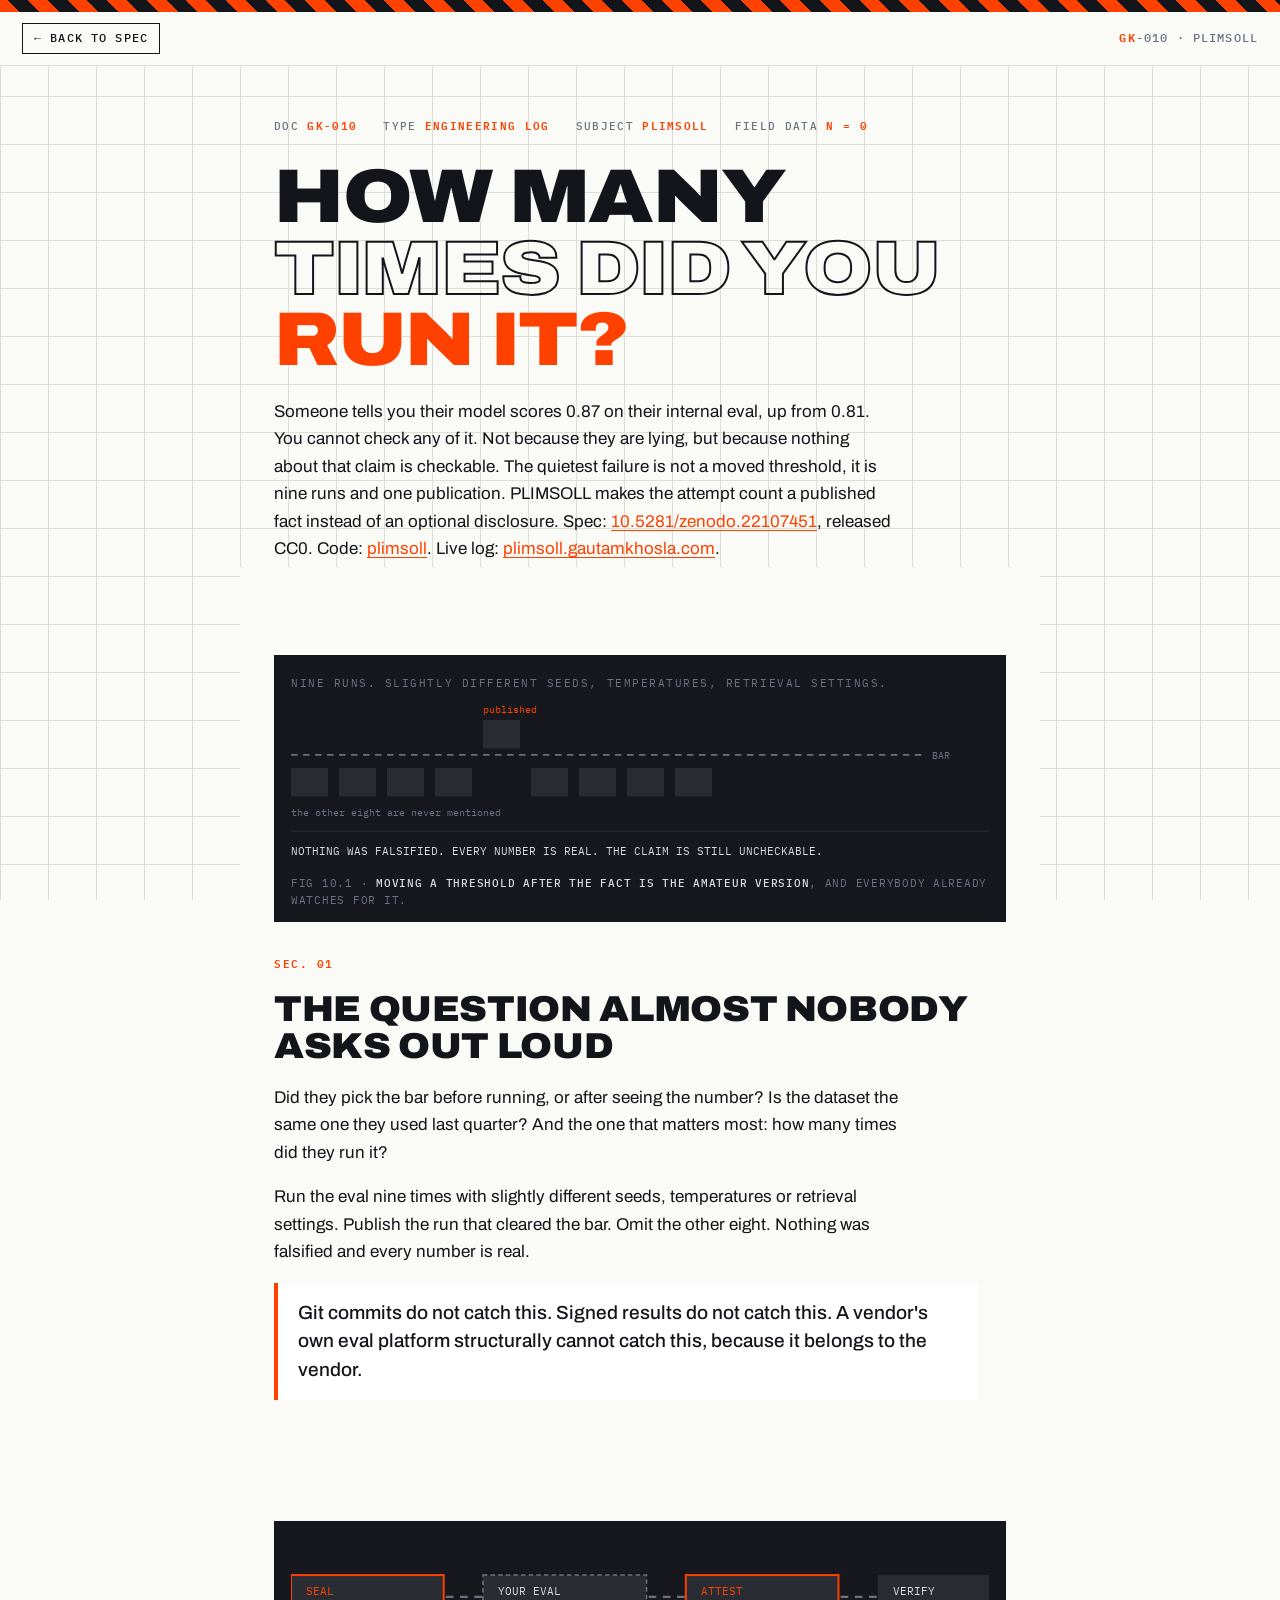
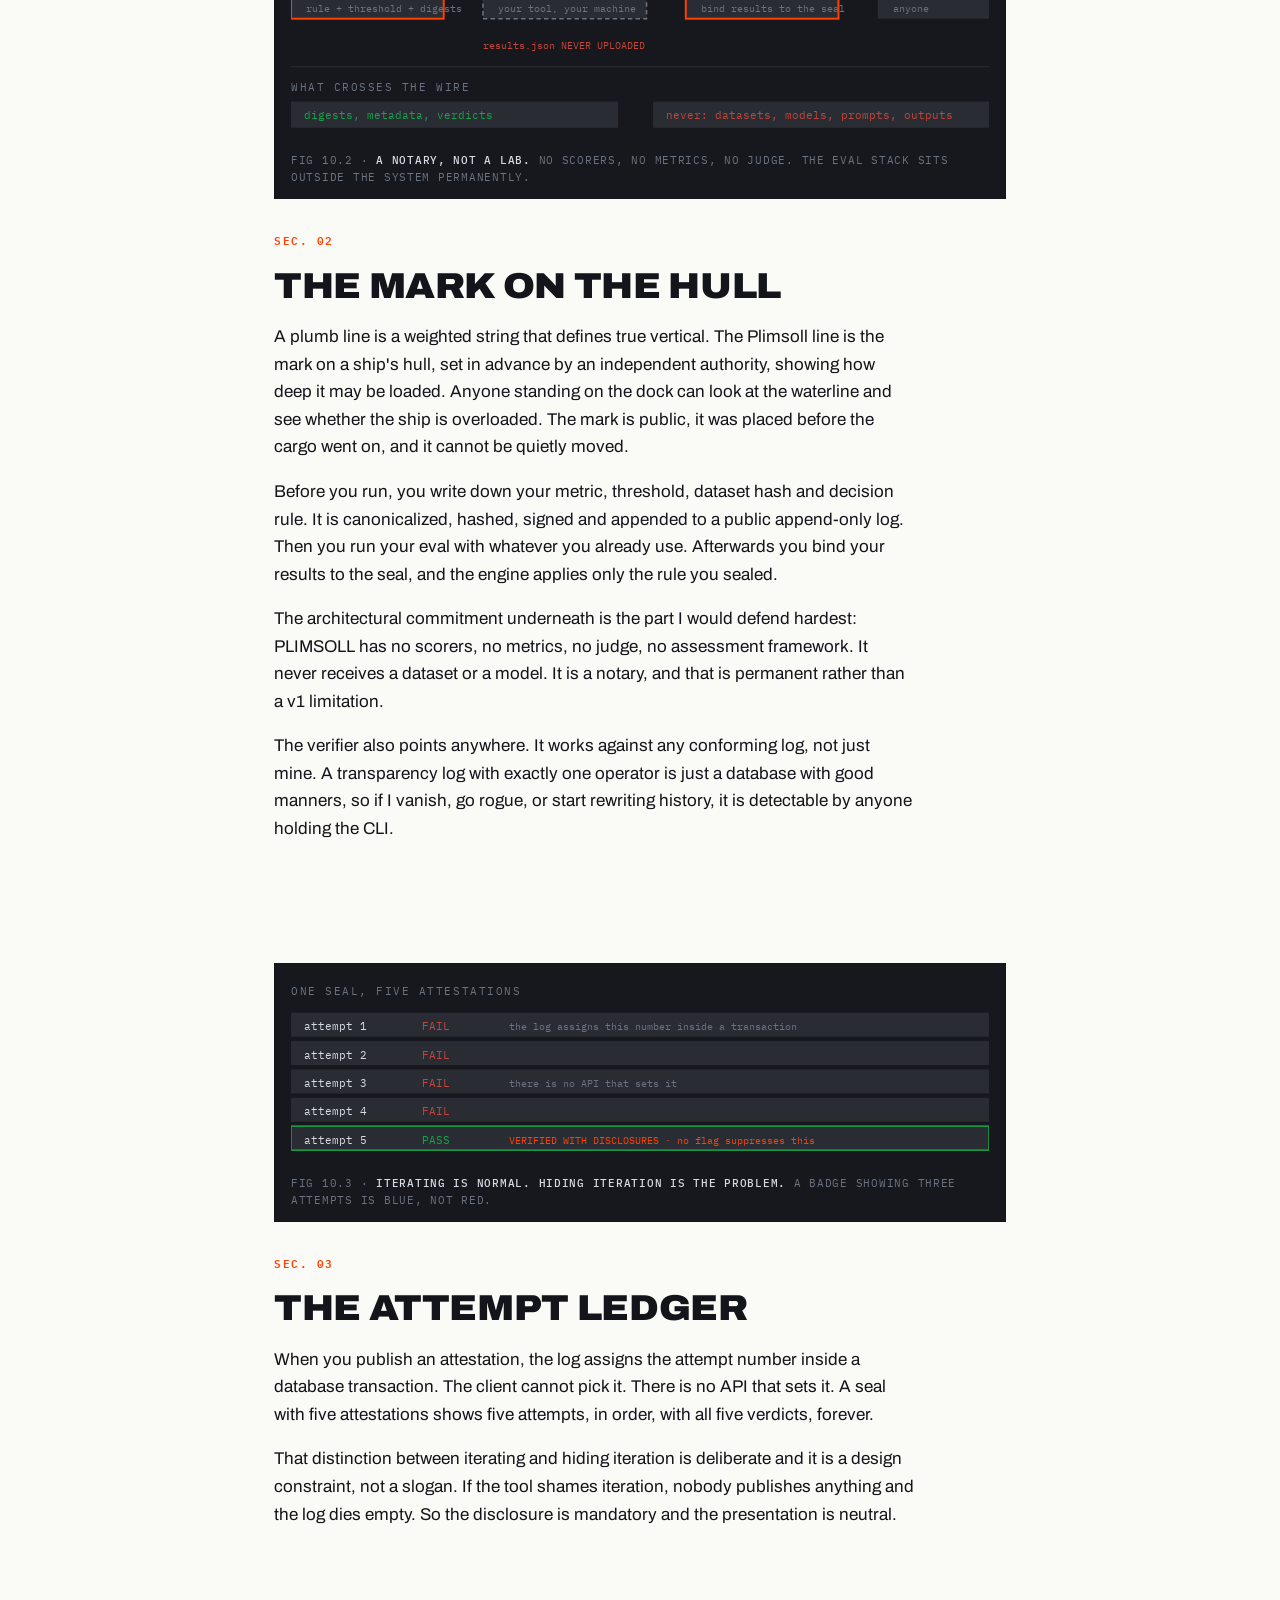
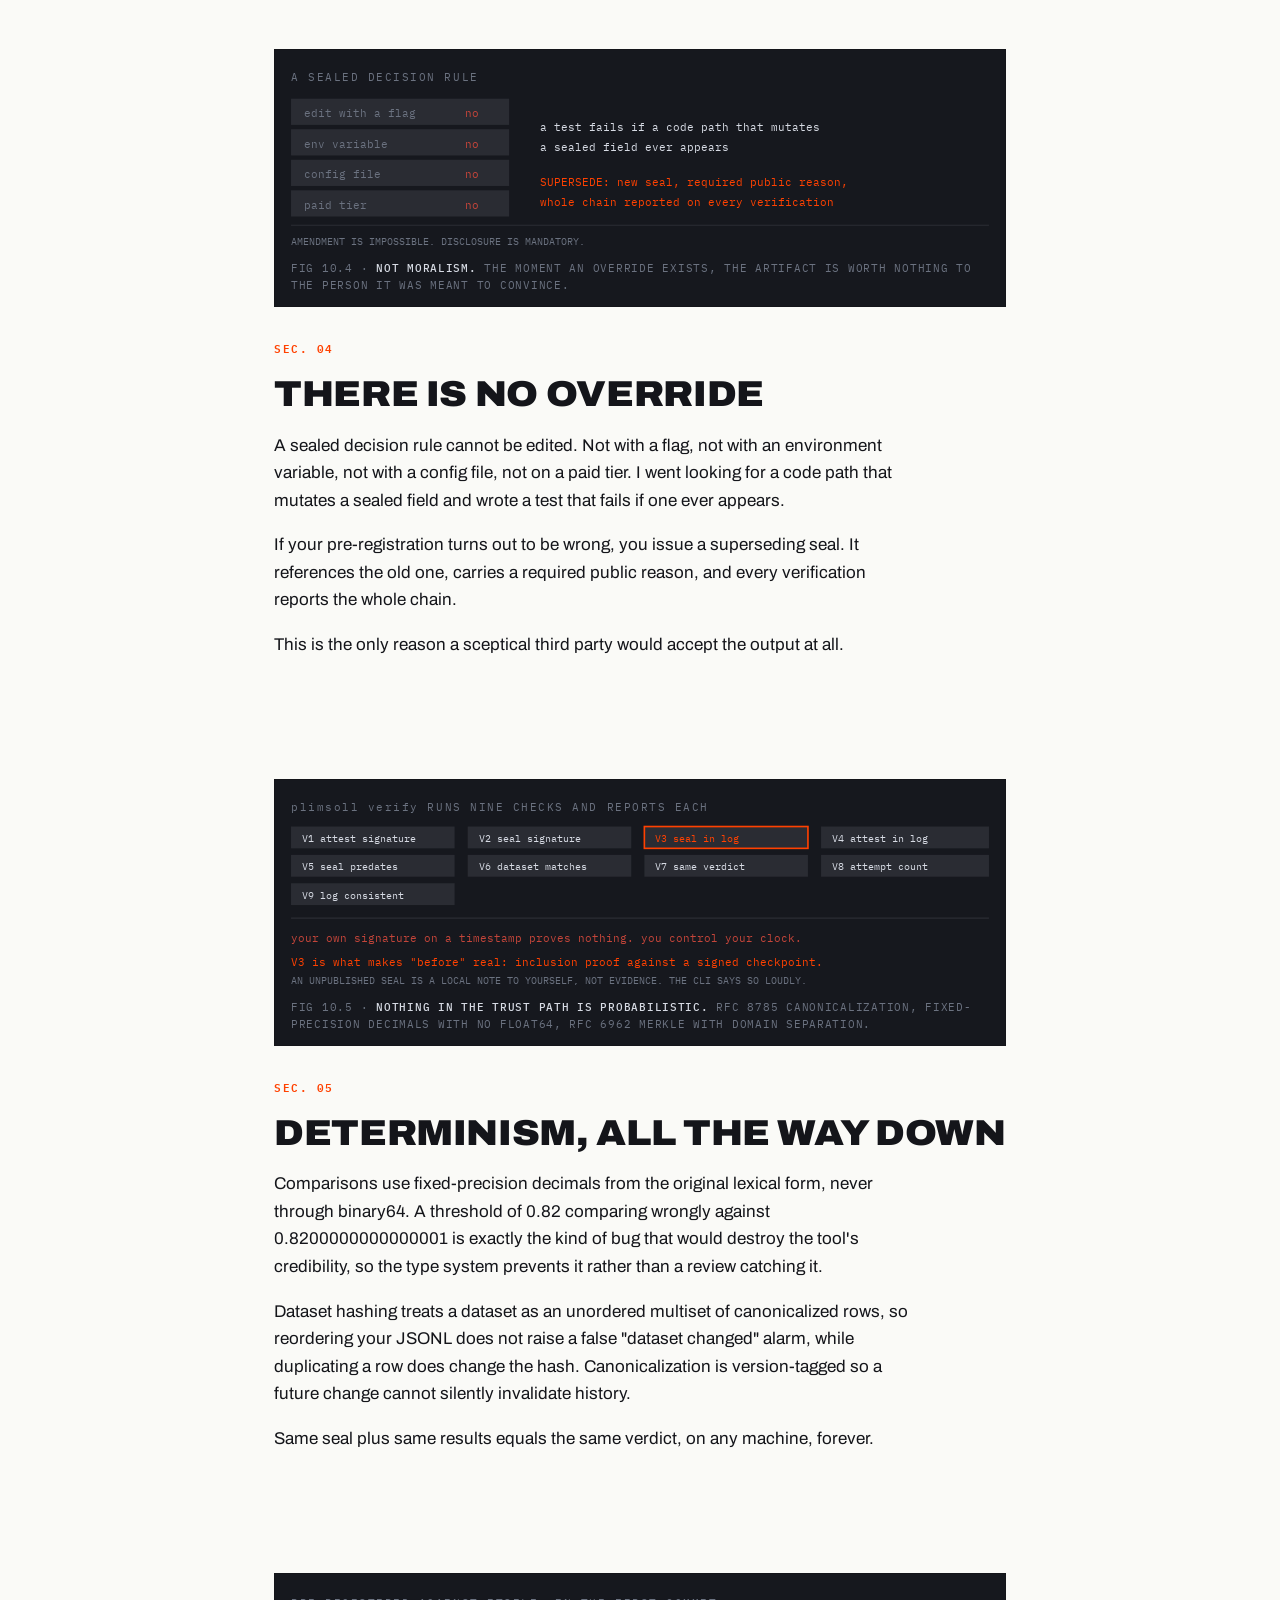
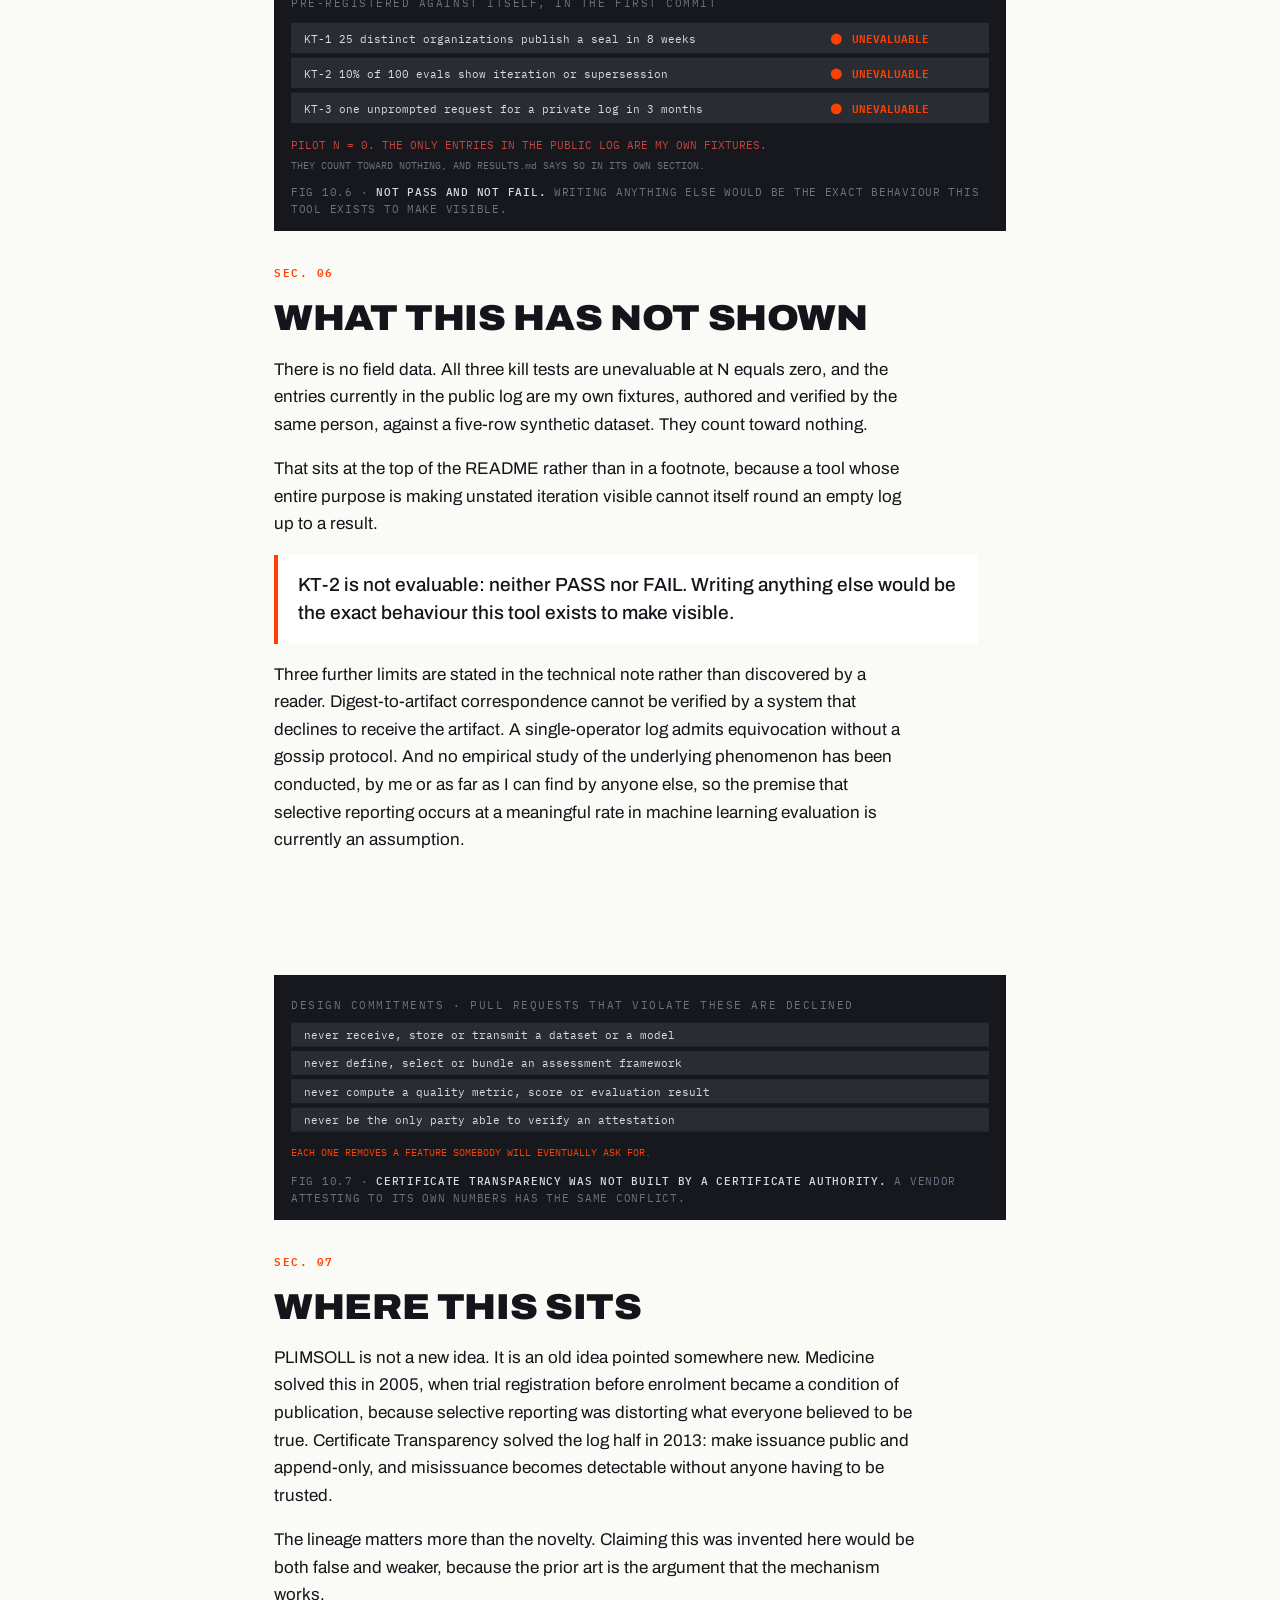
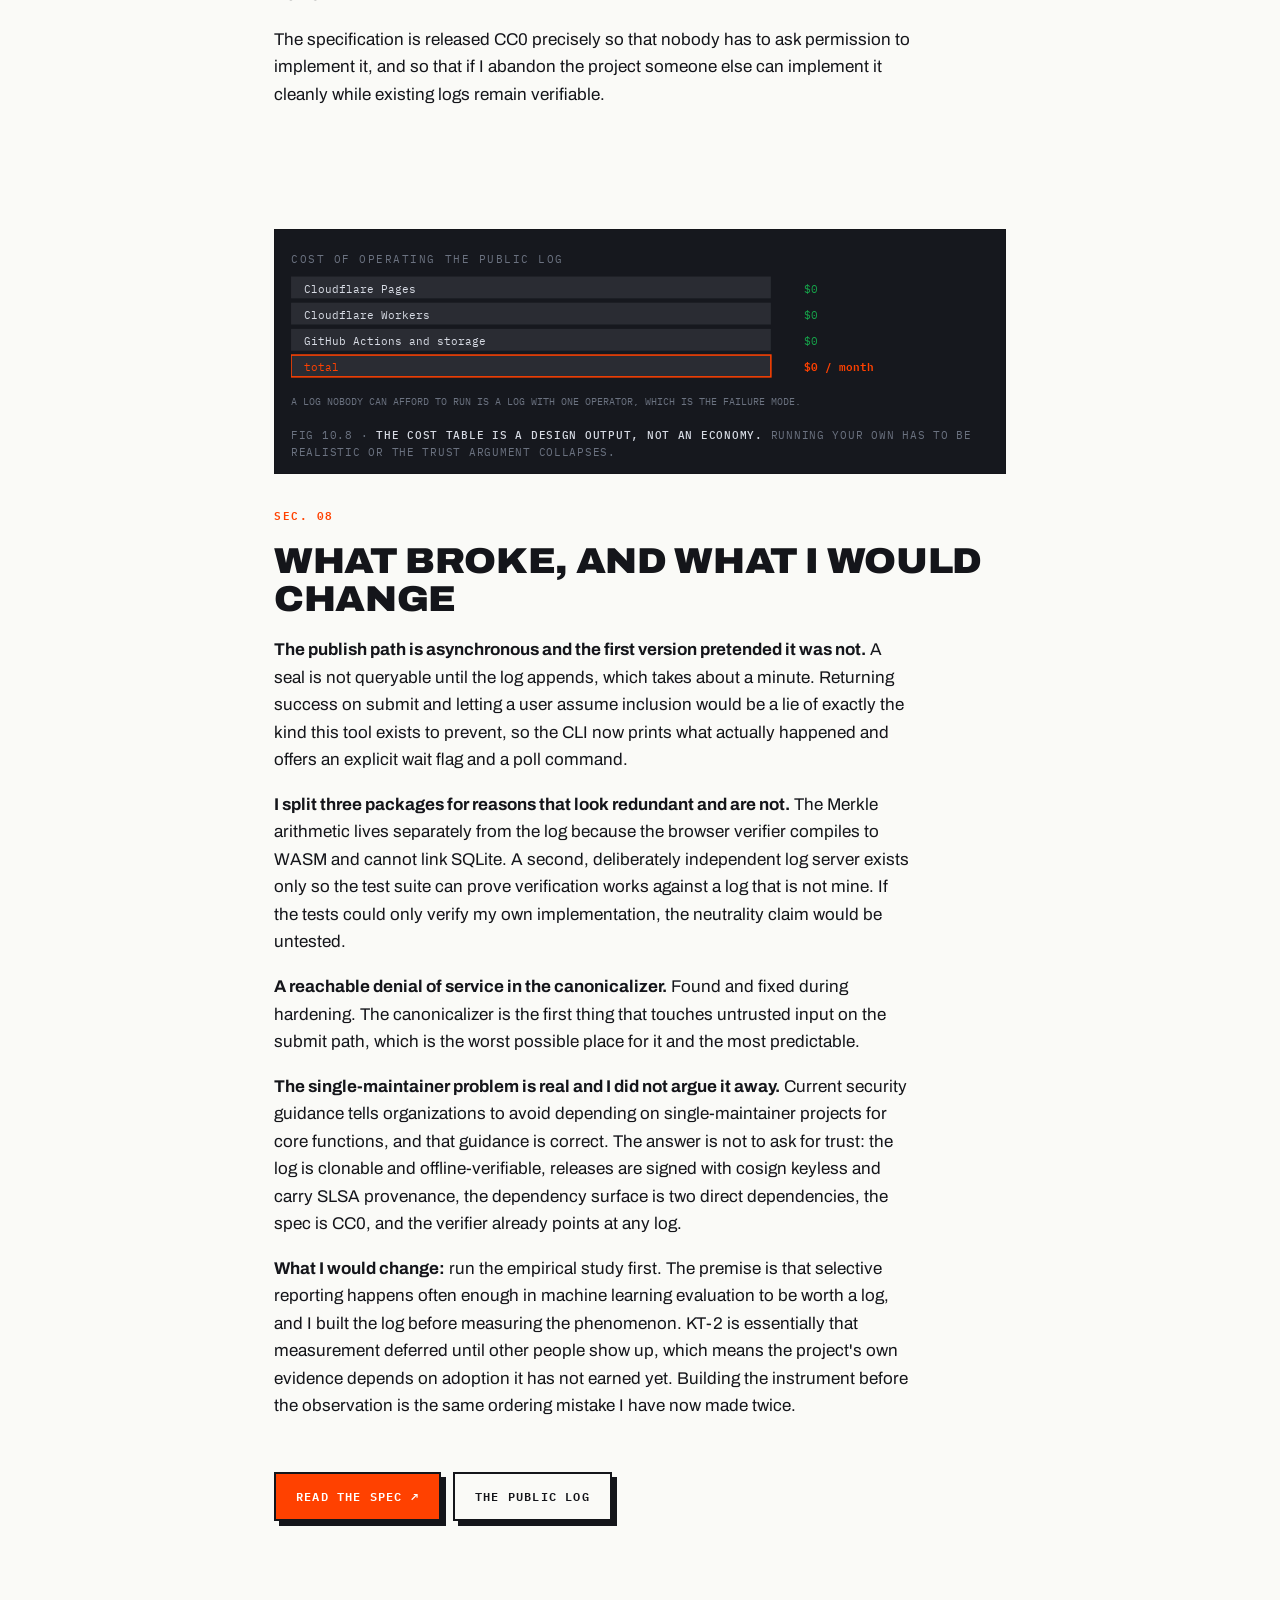
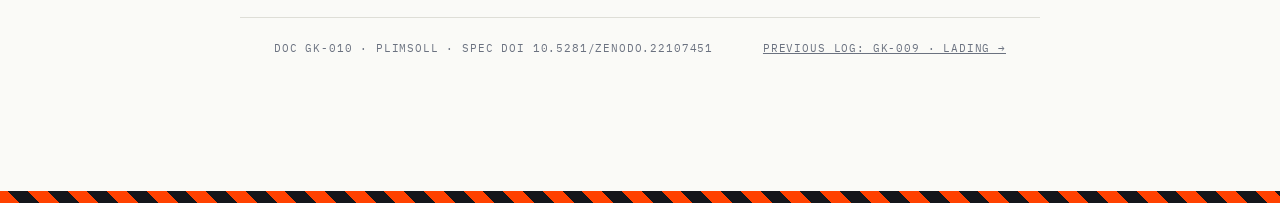
<file: plimsoll.html>
<!DOCTYPE html>
<html lang="en">
<head>
<meta charset="utf-8">
<meta http-equiv="Content-Security-Policy" content="default-src 'self'; script-src 'self'; style-src 'self'; font-src 'self'; img-src 'self' data:; connect-src 'self'; worker-src 'self'; manifest-src 'self'; base-uri 'self'; form-action 'none'; object-src 'none'; frame-src 'none'; child-src 'none'; media-src 'none'; upgrade-insecure-requests;">
<meta name="viewport" content="width=device-width, initial-scale=1">
<meta name="referrer" content="strict-origin-when-cross-origin">
<title>GK-010 · How many times did you run it? · Gautam Khosla</title>
<meta name="description" content="Engineering log GK-010. PLIMSOLL is a public append-only log for evaluation pre-registration. Seal the threshold before you run, bind results afterwards, and the log assigns the attempt number rather than the claimant. Currently N=0 and all three kill tests are unevaluable.">
<link rel="canonical" href="https://gautamkhosla.com/plimsoll.html">
<link rel="stylesheet" href="gklog.css">

<meta property="og:type" content="article">
<meta property="og:title" content="How many times did you run it?">
<meta property="og:description" content="Commit your evaluation's threshold before you run it. Prove afterwards that you did.">
<meta property="og:url" content="https://gautamkhosla.com/plimsoll.html">
<meta property="og:image" content="https://gautamkhosla.com/og-image.png">
<meta name="twitter:card" content="summary_large_image">
<script type="application/ld+json">
{"@context":"https://schema.org","@type":"TechArticle","headline":"PLIMSOLL Pre-Registration and Attestation Specification, Version 1","description":"A mechanism making evaluation process facts checkable by a third party who trusts neither the claimant nor the operator of the verification service. The log, not the client, assigns each attestation its attempt number.","url":"https://gautamkhosla.com/plimsoll.html","identifier":"https://doi.org/10.5281/zenodo.22107451","datePublished":"2026-08-26","inLanguage":"en","license":"https://creativecommons.org/publicdomain/zero/1.0/","author":{"@type":"Person","name":"Gautam Khosla","url":"https://gautamkhosla.com","identifier":"https://orcid.org/0009-0006-7404-8877","sameAs":["https://github.com/GautamTalksDev","https://orcid.org/0009-0006-7404-8877"]},"about":{"@type":"SoftwareSourceCode","name":"PLIMSOLL","codeRepository":"https://github.com/GautamTalksDev/plimsoll","programmingLanguage":"Go","license":"https://www.apache.org/licenses/LICENSE-2.0"},"isPartOf":{"@type":"WebSite","name":"Gautam Khosla","url":"https://gautamkhosla.com"}}
</script>
</head>
<body>

<div class="v-hazard"></div>

<nav class="v-top">
  <a class="v-back" href="/#work">&#8592; Back to spec</a>
  <span class="v-top-id"><b>GK</b>-010 · PLIMSOLL</span>
</nav>

<main class="v-wrap">

  <div class="v-doc">
    <span>DOC <b>GK-010</b></span>
    <span>TYPE <b>ENGINEERING LOG</b></span>
    <span>SUBJECT <b>PLIMSOLL</b></span>
    <span>FIELD DATA <b>N = 0</b></span>
  </div>

  <h1 class="v-h1">
    How many<br>
    <span class="v-out">times did you</span><br>
    <span class="v-acc">run it?</span>
  </h1>

  <p class="v-stand">
    Someone tells you their model scores 0.87 on their internal eval, up from 0.81. You cannot check
    any of it. Not because they are lying, but because nothing about that claim is checkable. The
    quietest failure is not a moved threshold, it is nine runs and one publication. PLIMSOLL makes
    the attempt count a published fact instead of an optional disclosure. Spec:
    <a href="https://doi.org/10.5281/zenodo.22107451" rel="noopener noreferrer external">10.5281/zenodo.22107451</a>,
    released CC0. Code:
    <a href="https://github.com/GautamTalksDev/plimsoll" rel="noopener noreferrer external">plimsoll</a>.
    Live log: <a href="https://plimsoll.gautamkhosla.com" rel="noopener noreferrer external">plimsoll.gautamkhosla.com</a>.
  </p>

  <!-- ================= 01 ================= -->
  <section class="v-sec">
    <figure class="v-fig">
      <svg viewBox="0 0 640 176" xmlns="http://www.w3.org/2000/svg" role="img" aria-label="Nine evaluation runs happen, one clears the bar and is published, and the other eight are never mentioned">
        <text x="0" y="14" font-family="IBM Plex Mono, monospace" font-size="10" letter-spacing="1.4" fill="#6B7280">NINE RUNS. SLIGHTLY DIFFERENT SEEDS, TEMPERATURES, RETRIEVAL SETTINGS.</text>
        <line x1="0" y1="76" x2="580" y2="76" stroke="#6B7280" stroke-width="1.6" stroke-dasharray="6 5"/>
        <text x="588" y="80" font-family="IBM Plex Mono, monospace" font-size="9.5" fill="#6B7280">BAR</text>
        <g>
          <rect x="0"   y="88" width="34" height="26" fill="#2A2C33"/>
          <rect x="44"  y="88" width="34" height="26" fill="#2A2C33"/>
          <rect x="88"  y="88" width="34" height="26" fill="#2A2C33"/>
          <rect x="132" y="88" width="34" height="26" fill="#2A2C33"/>
          <rect class="v-rare" x="176" y="44" width="34" height="26" fill="#2A2C33"/>
          <rect x="220" y="88" width="34" height="26" fill="#2A2C33"/>
          <rect x="264" y="88" width="34" height="26" fill="#2A2C33"/>
          <rect x="308" y="88" width="34" height="26" fill="#2A2C33"/>
          <rect x="352" y="88" width="34" height="26" fill="#2A2C33"/>
        </g>
        <text x="176" y="38" font-family="IBM Plex Mono, monospace" font-size="9.5" fill="#FF4100">published</text>
        <text x="0" y="132" font-family="IBM Plex Mono, monospace" font-size="9.5" fill="#6B7280">the other eight are never mentioned</text>
        <line x1="0" y1="146" x2="640" y2="146" stroke="#2A2C33" stroke-width="1"/>
        <text x="0" y="168" font-family="IBM Plex Mono, monospace" font-size="10" fill="#D7DBE4">NOTHING WAS FALSIFIED. EVERY NUMBER IS REAL. THE CLAIM IS STILL UNCHECKABLE.</text>
      </svg>
      <figcaption class="v-cap">FIG 10.1 · <b>Moving a threshold after the fact is the amateur version</b>, and everybody already watches for it.</figcaption>
    </figure>

    <p class="v-num">SEC. 01</p>
    <h2 class="v-h2">The question almost nobody asks out loud</h2>

    <p>Did they pick the bar before running, or after seeing the number? Is the dataset the same one
    they used last quarter? And the one that matters most: how many times did they run it?</p>

    <p>Run the eval nine times with slightly different seeds, temperatures or retrieval settings.
    Publish the run that cleared the bar. Omit the other eight. Nothing was falsified and every
    number is real.</p>

    <p class="v-pull">Git commits do not catch this. Signed results do not catch this. A vendor's
    own eval platform structurally cannot catch this, because it belongs to the vendor.</p>
  </section>

  <!-- ================= 02 ================= -->
  <section class="v-sec">
    <figure class="v-fig">
      <svg viewBox="0 0 640 186" xmlns="http://www.w3.org/2000/svg" role="img" aria-label="Seal before running, run with your own tools, attest afterwards, and anyone can verify offline">
        <g font-family="IBM Plex Mono, monospace" font-size="10.5" fill="#D7DBE4">
          <rect x="0" y="34" width="140" height="40" fill="#2A2C33" stroke="#FF4100" stroke-width="1.8"/>
          <text x="14" y="52" fill="#FF4100">SEAL</text>
          <text x="14" y="68" font-size="9" fill="#6B7280">rule + threshold + digests</text>

          <rect x="176" y="34" width="150" height="40" fill="#2A2C33" stroke="#6B7280" stroke-width="1.4" stroke-dasharray="4 3"/>
          <text x="190" y="52">YOUR EVAL</text>
          <text x="190" y="68" font-size="9" fill="#6B7280">your tool, your machine</text>

          <rect x="362" y="34" width="140" height="40" fill="#2A2C33" stroke="#FF4100" stroke-width="1.8"/>
          <text x="376" y="52" fill="#FF4100">ATTEST</text>
          <text x="376" y="68" font-size="9" fill="#6B7280">bind results to the seal</text>

          <rect x="538" y="34" width="102" height="40" fill="#2A2C33"/>
          <text x="552" y="52">VERIFY</text>
          <text x="552" y="68" font-size="9" fill="#6B7280">anyone</text>
        </g>
        <path class="v-flow" d="M142 54 H176 M328 54 H362 M504 54 H538" fill="none" stroke="#6B7280" stroke-width="2"/>

        <text x="176" y="102" font-family="IBM Plex Mono, monospace" font-size="9.5" fill="#C4453A">results.json NEVER UPLOADED</text>

        <line x1="0" y1="118" x2="640" y2="118" stroke="#2A2C33" stroke-width="1"/>
        <text x="0" y="140" font-family="IBM Plex Mono, monospace" font-size="10" letter-spacing="1.4" fill="#6B7280">WHAT CROSSES THE WIRE</text>
        <rect x="0" y="150" width="300" height="24" fill="#2A2C33"/>
        <text x="12" y="166" font-family="IBM Plex Mono, monospace" font-size="10" fill="#16A34A">digests, metadata, verdicts</text>
        <rect x="332" y="150" width="308" height="24" fill="#2A2C33"/>
        <text x="344" y="166" font-family="IBM Plex Mono, monospace" font-size="10" fill="#C4453A">never: datasets, models, prompts, outputs</text>
      </svg>
      <figcaption class="v-cap">FIG 10.2 · <b>A notary, not a lab.</b> No scorers, no metrics, no judge. The eval stack sits outside the system permanently.</figcaption>
    </figure>

    <p class="v-num">SEC. 02</p>
    <h2 class="v-h2">The mark on the hull</h2>

    <p>A plumb line is a weighted string that defines true vertical. The Plimsoll line is the mark
    on a ship's hull, set in advance by an independent authority, showing how deep it may be loaded.
    Anyone standing on the dock can look at the waterline and see whether the ship is overloaded.
    The mark is public, it was placed before the cargo went on, and it cannot be quietly moved.</p>

    <p>Before you run, you write down your metric, threshold, dataset hash and decision rule. It is
    canonicalized, hashed, signed and appended to a public append-only log. Then you run your eval
    with whatever you already use. Afterwards you bind your results to the seal, and the engine
    applies only the rule you sealed.</p>

    <p>The architectural commitment underneath is the part I would defend hardest: PLIMSOLL has no
    scorers, no metrics, no judge, no assessment framework. It never receives a dataset or a model.
    It is a notary, and that is permanent rather than a v1 limitation.</p>

    <p>The verifier also points anywhere. It works against any conforming log, not just mine. A
    transparency log with exactly one operator is just a database with good manners, so if I vanish,
    go rogue, or start rewriting history, it is detectable by anyone holding the CLI.</p>
  </section>

  <!-- ================= 03 ================= -->
  <section class="v-sec">
    <figure class="v-fig">
      <svg viewBox="0 0 640 168" xmlns="http://www.w3.org/2000/svg" role="img" aria-label="The log assigns the attempt number inside a transaction, so the client cannot choose it">
        <text x="0" y="14" font-family="IBM Plex Mono, monospace" font-size="10" letter-spacing="1.4" fill="#6B7280">ONE SEAL, FIVE ATTESTATIONS</text>
        <g font-family="IBM Plex Mono, monospace" font-size="10">
          <rect x="0" y="30" width="640" height="22" fill="#2A2C33"/><text x="12" y="46" fill="#D7DBE4">attempt 1</text><text x="120" y="46" fill="#C4453A">FAIL</text>
          <rect x="0" y="56" width="640" height="22" fill="#2A2C33"/><text x="12" y="72" fill="#D7DBE4">attempt 2</text><text x="120" y="72" fill="#C4453A">FAIL</text>
          <rect x="0" y="82" width="640" height="22" fill="#2A2C33"/><text x="12" y="98" fill="#D7DBE4">attempt 3</text><text x="120" y="98" fill="#C4453A">FAIL</text>
          <rect x="0" y="108" width="640" height="22" fill="#2A2C33"/><text x="12" y="124" fill="#D7DBE4">attempt 4</text><text x="120" y="124" fill="#C4453A">FAIL</text>
          <rect x="0" y="134" width="640" height="22" fill="#2A2C33" stroke="#16A34A" stroke-width="1.4"/><text x="12" y="150" fill="#D7DBE4">attempt 5</text><text x="120" y="150" fill="#16A34A">PASS</text>
        </g>
        <text x="200" y="46" font-family="IBM Plex Mono, monospace" font-size="9.5" fill="#6B7280">the log assigns this number inside a transaction</text>
        <text x="200" y="98" font-family="IBM Plex Mono, monospace" font-size="9.5" fill="#6B7280">there is no API that sets it</text>
        <text x="200" y="150" font-family="IBM Plex Mono, monospace" font-size="9.5" fill="#FF4100">VERIFIED WITH DISCLOSURES &#183; no flag suppresses this</text>
      </svg>
      <figcaption class="v-cap">FIG 10.3 · <b>Iterating is normal. Hiding iteration is the problem.</b> A badge showing three attempts is blue, not red.</figcaption>
    </figure>

    <p class="v-num">SEC. 03</p>
    <h2 class="v-h2">The attempt ledger</h2>

    <p>When you publish an attestation, the log assigns the attempt number inside a database
    transaction. The client cannot pick it. There is no API that sets it. A seal with five
    attestations shows five attempts, in order, with all five verdicts, forever.</p>

    <p>That distinction between iterating and hiding iteration is deliberate and it is a design
    constraint, not a slogan. If the tool shames iteration, nobody publishes anything and the log
    dies empty. So the disclosure is mandatory and the presentation is neutral.</p>
  </section>

  <!-- ================= 04 ================= -->
  <section class="v-sec">
    <figure class="v-fig">
      <svg viewBox="0 0 640 168" xmlns="http://www.w3.org/2000/svg" role="img" aria-label="A sealed rule cannot be amended, only superseded with a public reason, and the whole chain is reported">
        <text x="0" y="14" font-family="IBM Plex Mono, monospace" font-size="10" letter-spacing="1.4" fill="#6B7280">A SEALED DECISION RULE</text>
        <g font-family="IBM Plex Mono, monospace" font-size="10.5">
          <rect x="0" y="30" width="200" height="24" fill="#2A2C33"/><text x="12" y="47" fill="#6B7280">edit with a flag</text><text x="160" y="47" fill="#C4453A">no</text>
          <rect x="0" y="58" width="200" height="24" fill="#2A2C33"/><text x="12" y="75" fill="#6B7280">env variable</text><text x="160" y="75" fill="#C4453A">no</text>
          <rect x="0" y="86" width="200" height="24" fill="#2A2C33"/><text x="12" y="103" fill="#6B7280">config file</text><text x="160" y="103" fill="#C4453A">no</text>
          <rect x="0" y="114" width="200" height="24" fill="#2A2C33"/><text x="12" y="131" fill="#6B7280">paid tier</text><text x="160" y="131" fill="#C4453A">no</text>
        </g>
        <text x="228" y="60" font-family="IBM Plex Mono, monospace" font-size="10" fill="#D7DBE4">a test fails if a code path that mutates</text>
        <text x="228" y="78" font-family="IBM Plex Mono, monospace" font-size="10" fill="#D7DBE4">a sealed field ever appears</text>
        <text x="228" y="110" font-family="IBM Plex Mono, monospace" font-size="10" fill="#FF4100">SUPERSEDE: new seal, required public reason,</text>
        <text x="228" y="128" font-family="IBM Plex Mono, monospace" font-size="10" fill="#FF4100">whole chain reported on every verification</text>
        <line x1="0" y1="146" x2="640" y2="146" stroke="#2A2C33" stroke-width="1"/>
        <text x="0" y="164" font-family="IBM Plex Mono, monospace" font-size="9.5" fill="#6B7280">AMENDMENT IS IMPOSSIBLE. DISCLOSURE IS MANDATORY.</text>
      </svg>
      <figcaption class="v-cap">FIG 10.4 · <b>Not moralism.</b> The moment an override exists, the artifact is worth nothing to the person it was meant to convince.</figcaption>
    </figure>

    <p class="v-num">SEC. 04</p>
    <h2 class="v-h2">There is no override</h2>

    <p>A sealed decision rule cannot be edited. Not with a flag, not with an environment variable,
    not with a config file, not on a paid tier. I went looking for a code path that mutates a sealed
    field and wrote a test that fails if one ever appears.</p>

    <p>If your pre-registration turns out to be wrong, you issue a superseding seal. It references
    the old one, carries a required public reason, and every verification reports the whole chain.</p>

    <p>This is the only reason a sceptical third party would accept the output at all.</p>
  </section>

  <!-- ================= 05 ================= -->
  <section class="v-sec">
    <figure class="v-fig">
      <svg viewBox="0 0 640 176" xmlns="http://www.w3.org/2000/svg" role="img" aria-label="Nine independent verification checks, with the inclusion proof establishing the before claim">
        <text x="0" y="14" font-family="IBM Plex Mono, monospace" font-size="10" letter-spacing="1.4" fill="#6B7280">plimsoll verify RUNS NINE CHECKS AND REPORTS EACH</text>
        <g font-family="IBM Plex Mono, monospace" font-size="9.5" fill="#D7DBE4">
          <rect x="0" y="28" width="150" height="20" fill="#2A2C33"/><text x="10" y="42">V1 attest signature</text>
          <rect x="162" y="28" width="150" height="20" fill="#2A2C33"/><text x="172" y="42">V2 seal signature</text>
          <rect x="324" y="28" width="150" height="20" fill="#2A2C33" stroke="#FF4100" stroke-width="1.5"/><text x="334" y="42" fill="#FF4100">V3 seal in log</text>
          <rect x="486" y="28" width="154" height="20" fill="#2A2C33"/><text x="496" y="42">V4 attest in log</text>

          <rect x="0" y="54" width="150" height="20" fill="#2A2C33"/><text x="10" y="68">V5 seal predates</text>
          <rect x="162" y="54" width="150" height="20" fill="#2A2C33"/><text x="172" y="68">V6 dataset matches</text>
          <rect x="324" y="54" width="150" height="20" fill="#2A2C33"/><text x="334" y="68">V7 same verdict</text>
          <rect x="486" y="54" width="154" height="20" fill="#2A2C33"/><text x="496" y="68">V8 attempt count</text>

          <rect x="0" y="80" width="150" height="20" fill="#2A2C33"/><text x="10" y="94">V9 log consistent</text>
        </g>
        <line x1="0" y1="112" x2="640" y2="112" stroke="#2A2C33" stroke-width="1"/>
        <text x="0" y="134" font-family="IBM Plex Mono, monospace" font-size="10.5" fill="#C4453A">your own signature on a timestamp proves nothing. you control your clock.</text>
        <text x="0" y="156" font-family="IBM Plex Mono, monospace" font-size="10.5" fill="#FF4100">V3 is what makes "before" real: inclusion proof against a signed checkpoint.</text>
        <text x="0" y="172" font-family="IBM Plex Mono, monospace" font-size="9" fill="#6B7280">AN UNPUBLISHED SEAL IS A LOCAL NOTE TO YOURSELF, NOT EVIDENCE. THE CLI SAYS SO LOUDLY.</text>
      </svg>
      <figcaption class="v-cap">FIG 10.5 · <b>Nothing in the trust path is probabilistic.</b> RFC 8785 canonicalization, fixed-precision decimals with no float64, RFC 6962 Merkle with domain separation.</figcaption>
    </figure>

    <p class="v-num">SEC. 05</p>
    <h2 class="v-h2">Determinism, all the way down</h2>

    <p>Comparisons use fixed-precision decimals from the original lexical form, never through
    binary64. A threshold of 0.82 comparing wrongly against 0.8200000000000001 is exactly the kind
    of bug that would destroy the tool's credibility, so the type system prevents it rather than a
    review catching it.</p>

    <p>Dataset hashing treats a dataset as an unordered multiset of canonicalized rows, so
    reordering your JSONL does not raise a false "dataset changed" alarm, while duplicating a row
    does change the hash. Canonicalization is version-tagged so a future change cannot silently
    invalidate history.</p>

    <p>Same seal plus same results equals the same verdict, on any machine, forever.</p>
  </section>

  <!-- ================= 06 ================= -->
  <section class="v-sec">
    <figure class="v-fig">
      <svg viewBox="0 0 640 168" xmlns="http://www.w3.org/2000/svg" role="img" aria-label="All three kill tests are currently unevaluable because there is no field data">
        <text x="0" y="16" font-family="IBM Plex Mono, monospace" font-size="10" letter-spacing="1.4" fill="#6B7280">PRE-REGISTERED AGAINST ITSELF, IN THE FIRST COMMIT</text>
        <g font-family="IBM Plex Mono, monospace" font-size="10.5">
          <rect x="0" y="30" width="640" height="28" fill="#2A2C33"/>
          <text x="12" y="49" fill="#D7DBE4">KT-1  25 distinct organizations publish a seal in 8 weeks</text>
          <circle class="v-blip" cx="500" cy="45" r="5" fill="#FF4100"/>
          <text x="514" y="49" fill="#FF4100" font-weight="600">UNEVALUABLE</text>

          <rect x="0" y="62" width="640" height="28" fill="#2A2C33"/>
          <text x="12" y="81" fill="#D7DBE4">KT-2  10% of 100 evals show iteration or supersession</text>
          <circle class="v-blip" cx="500" cy="77" r="5" fill="#FF4100"/>
          <text x="514" y="81" fill="#FF4100" font-weight="600">UNEVALUABLE</text>

          <rect x="0" y="94" width="640" height="28" fill="#2A2C33"/>
          <text x="12" y="113" fill="#D7DBE4">KT-3  one unprompted request for a private log in 3 months</text>
          <circle class="v-blip" cx="500" cy="109" r="5" fill="#FF4100"/>
          <text x="514" y="113" fill="#FF4100" font-weight="600">UNEVALUABLE</text>
        </g>
        <text x="0" y="146" font-family="IBM Plex Mono, monospace" font-size="10" fill="#C4453A">PILOT N = 0. THE ONLY ENTRIES IN THE PUBLIC LOG ARE MY OWN FIXTURES.</text>
        <text x="0" y="164" font-family="IBM Plex Mono, monospace" font-size="9" fill="#6B7280">THEY COUNT TOWARD NOTHING, AND RESULTS.md SAYS SO IN ITS OWN SECTION.</text>
      </svg>
      <figcaption class="v-cap">FIG 10.6 · <b>Not PASS and not FAIL.</b> Writing anything else would be the exact behaviour this tool exists to make visible.</figcaption>
    </figure>

    <p class="v-num">SEC. 06</p>
    <h2 class="v-h2">What this has not shown</h2>

    <p>There is no field data. All three kill tests are unevaluable at N equals zero, and the
    entries currently in the public log are my own fixtures, authored and verified by the same
    person, against a five-row synthetic dataset. They count toward nothing.</p>

    <p>That sits at the top of the README rather than in a footnote, because a tool whose entire
    purpose is making unstated iteration visible cannot itself round an empty log up to a result.</p>

    <p class="v-pull">KT-2 is not evaluable: neither PASS nor FAIL. Writing anything else would be
    the exact behaviour this tool exists to make visible.</p>

    <p>Three further limits are stated in the technical note rather than discovered by a reader.
    Digest-to-artifact correspondence cannot be verified by a system that declines to receive the
    artifact. A single-operator log admits equivocation without a gossip protocol. And no empirical
    study of the underlying phenomenon has been conducted, by me or as far as I can find by anyone
    else, so the premise that selective reporting occurs at a meaningful rate in machine learning
    evaluation is currently an assumption.</p>
  </section>

  <!-- ================= 07 ================= -->
  <section class="v-sec">
    <figure class="v-fig">
      <svg viewBox="0 0 640 156" xmlns="http://www.w3.org/2000/svg" role="img" aria-label="Five things the project will never do, listed as permanent design commitments">
        <text x="0" y="16" font-family="IBM Plex Mono, monospace" font-size="10" letter-spacing="1.4" fill="#6B7280">DESIGN COMMITMENTS &#183; PULL REQUESTS THAT VIOLATE THESE ARE DECLINED</text>
        <g font-family="IBM Plex Mono, monospace" font-size="10" fill="#D7DBE4">
          <rect x="0" y="28" width="640" height="22" fill="#2A2C33"/><text x="12" y="43">never receive, store or transmit a dataset or a model</text>
          <rect x="0" y="54" width="640" height="22" fill="#2A2C33"/><text x="12" y="69">never define, select or bundle an assessment framework</text>
          <rect x="0" y="80" width="640" height="22" fill="#2A2C33"/><text x="12" y="95">never compute a quality metric, score or evaluation result</text>
          <rect x="0" y="106" width="640" height="22" fill="#2A2C33"/><text x="12" y="121">never be the only party able to verify an attestation</text>
        </g>
        <text x="0" y="150" font-family="IBM Plex Mono, monospace" font-size="9.5" fill="#FF4100">EACH ONE REMOVES A FEATURE SOMEBODY WILL EVENTUALLY ASK FOR.</text>
      </svg>
      <figcaption class="v-cap">FIG 10.7 · <b>Certificate Transparency was not built by a Certificate Authority.</b> A vendor attesting to its own numbers has the same conflict.</figcaption>
    </figure>

    <p class="v-num">SEC. 07</p>
    <h2 class="v-h2">Where this sits</h2>

    <p>PLIMSOLL is not a new idea. It is an old idea pointed somewhere new. Medicine solved this in
    2005, when trial registration before enrolment became a condition of publication, because
    selective reporting was distorting what everyone believed to be true. Certificate Transparency
    solved the log half in 2013: make issuance public and append-only, and misissuance becomes
    detectable without anyone having to be trusted.</p>

    <p>The lineage matters more than the novelty. Claiming this was invented here would be both
    false and weaker, because the prior art is the argument that the mechanism works.</p>

    <p>The specification is released CC0 precisely so that nobody has to ask permission to
    implement it, and so that if I abandon the project someone else can implement it cleanly while
    existing logs remain verifiable.</p>
  </section>

  <!-- ================= 08 ================= -->
  <section class="v-sec">
    <figure class="v-fig">
      <svg viewBox="0 0 640 156" xmlns="http://www.w3.org/2000/svg" role="img" aria-label="Running the public log costs zero dollars a month across every line item">
        <text x="0" y="16" font-family="IBM Plex Mono, monospace" font-size="10" letter-spacing="1.4" fill="#6B7280">COST OF OPERATING THE PUBLIC LOG</text>
        <g font-family="IBM Plex Mono, monospace" font-size="10.5">
          <rect x="0" y="28" width="440" height="20" fill="#2A2C33"/><text x="12" y="43" fill="#D7DBE4">Cloudflare Pages</text><text x="470" y="43" fill="#16A34A">$0</text>
          <rect x="0" y="52" width="440" height="20" fill="#2A2C33"/><text x="12" y="67" fill="#D7DBE4">Cloudflare Workers</text><text x="470" y="67" fill="#16A34A">$0</text>
          <rect x="0" y="76" width="440" height="20" fill="#2A2C33"/><text x="12" y="91" fill="#D7DBE4">GitHub Actions and storage</text><text x="470" y="91" fill="#16A34A">$0</text>
          <rect x="0" y="100" width="440" height="20" fill="#2A2C33" stroke="#FF4100" stroke-width="1.4"/><text x="12" y="115" fill="#FF4100">total</text><text x="470" y="115" fill="#FF4100" font-weight="600">$0 / month</text>
        </g>
        <text x="0" y="146" font-family="IBM Plex Mono, monospace" font-size="9.5" fill="#6B7280">A LOG NOBODY CAN AFFORD TO RUN IS A LOG WITH ONE OPERATOR, WHICH IS THE FAILURE MODE.</text>
      </svg>
      <figcaption class="v-cap">FIG 10.8 · <b>The cost table is a design output, not an economy.</b> Running your own has to be realistic or the trust argument collapses.</figcaption>
    </figure>

    <p class="v-num">SEC. 08</p>
    <h2 class="v-h2">What broke, and what I would change</h2>

    <p><b>The publish path is asynchronous and the first version pretended it was not.</b> A seal is
    not queryable until the log appends, which takes about a minute. Returning success on submit and
    letting a user assume inclusion would be a lie of exactly the kind this tool exists to prevent,
    so the CLI now prints what actually happened and offers an explicit wait flag and a poll
    command.</p>

    <p><b>I split three packages for reasons that look redundant and are not.</b> The Merkle
    arithmetic lives separately from the log because the browser verifier compiles to WASM and
    cannot link SQLite. A second, deliberately independent log server exists only so the test suite
    can prove verification works against a log that is not mine. If the tests could only verify my
    own implementation, the neutrality claim would be untested.</p>

    <p><b>A reachable denial of service in the canonicalizer.</b> Found and fixed during hardening.
    The canonicalizer is the first thing that touches untrusted input on the submit path, which is
    the worst possible place for it and the most predictable.</p>

    <p><b>The single-maintainer problem is real and I did not argue it away.</b> Current security
    guidance tells organizations to avoid depending on single-maintainer projects for core
    functions, and that guidance is correct. The answer is not to ask for trust: the log is
    clonable and offline-verifiable, releases are signed with cosign keyless and carry SLSA
    provenance, the dependency surface is two direct dependencies, the spec is CC0, and the verifier
    already points at any log.</p>

    <p><b>What I would change:</b> run the empirical study first. The premise is that selective
    reporting happens often enough in machine learning evaluation to be worth a log, and I built the
    log before measuring the phenomenon. KT-2 is essentially that measurement deferred until other
    people show up, which means the project's own evidence depends on adoption it has not earned
    yet. Building the instrument before the observation is the same ordering mistake I have now made
    twice.</p>

    <div class="v-cta">
      <a class="v-btn" href="https://doi.org/10.5281/zenodo.22107451" rel="noopener noreferrer external">Read the spec &#8599;</a>
      <a class="v-btn v-btn-ghost" href="https://plimsoll.gautamkhosla.com" rel="noopener noreferrer external">The public log</a>
    </div>
  </section>

  <div class="v-foot">
    <span>DOC GK-010 · PLIMSOLL · Spec DOI 10.5281/zenodo.22107451</span>
    <span><a href="/lading.html">Previous log: GK-009 · LADING &#8594;</a></span>
  </div>

</main>

<div class="v-hazard v-hazard-bottom"></div>

</body>
</html>
</file>
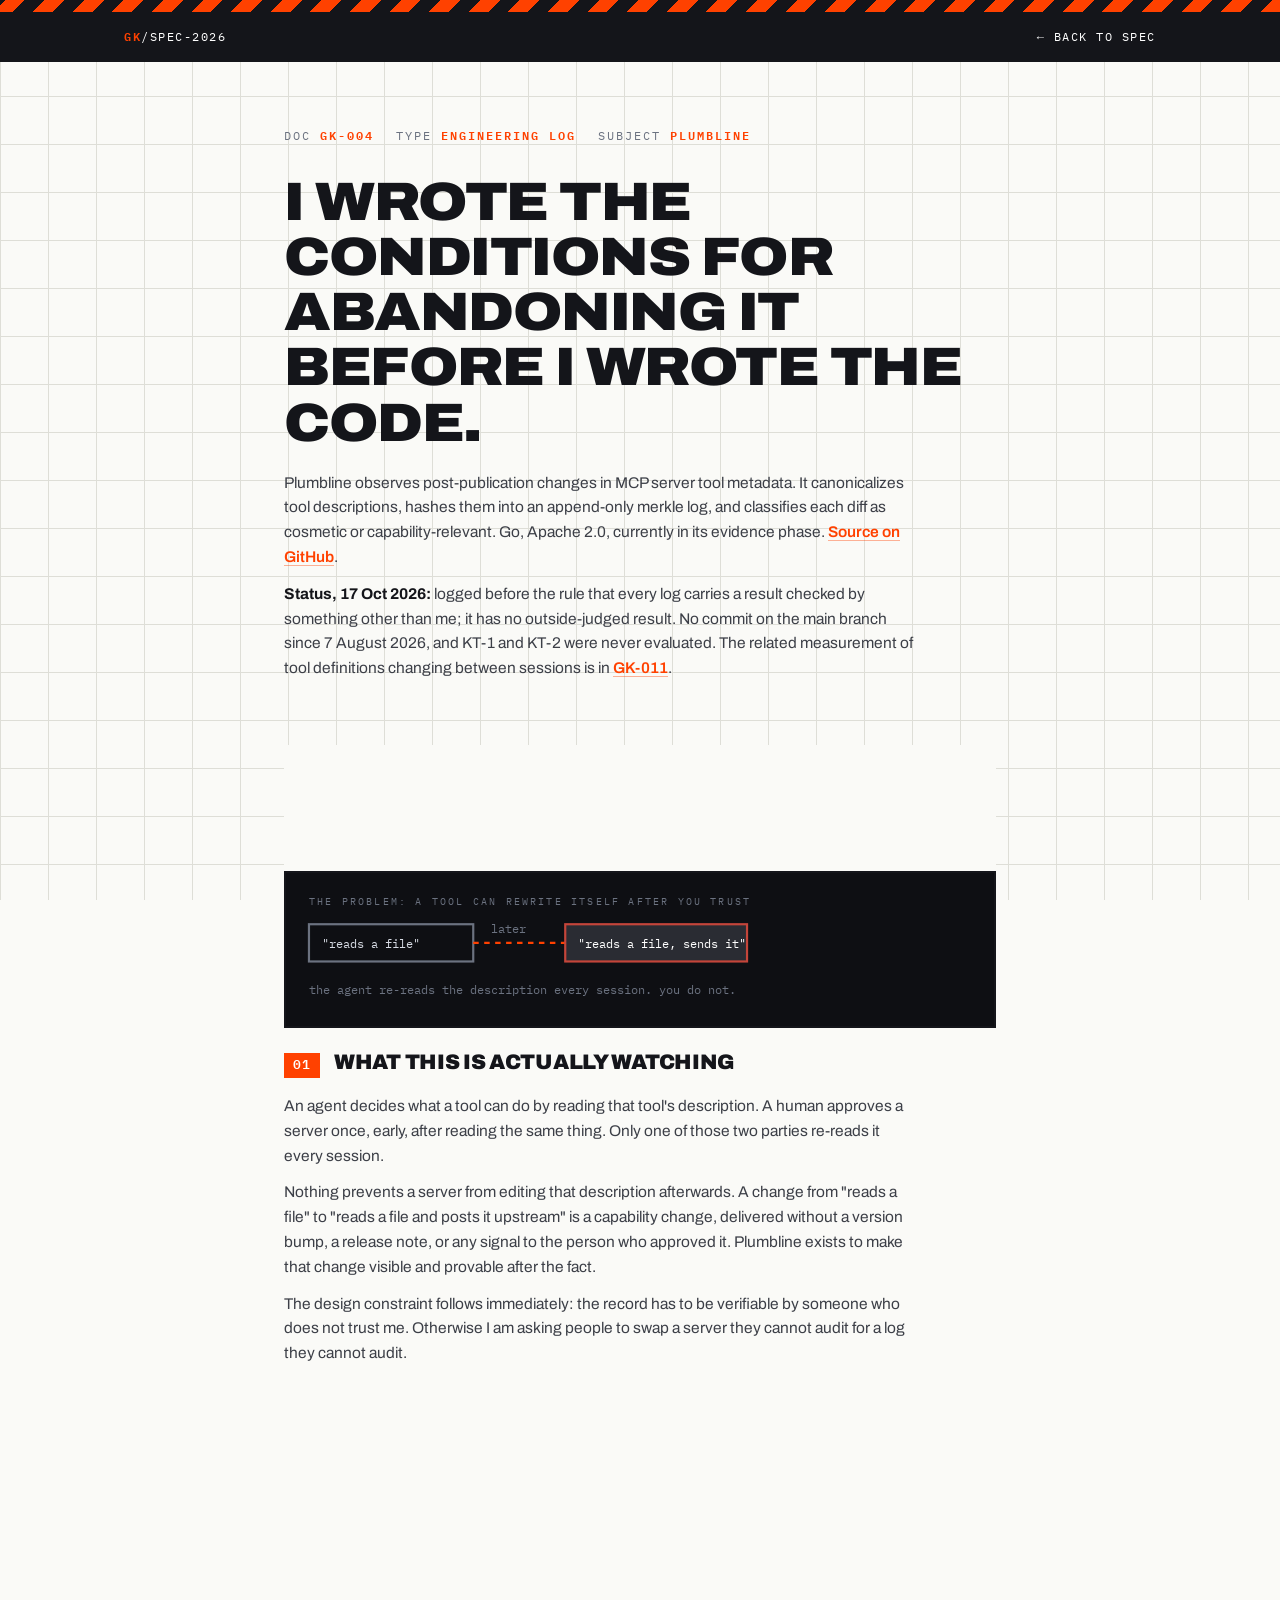
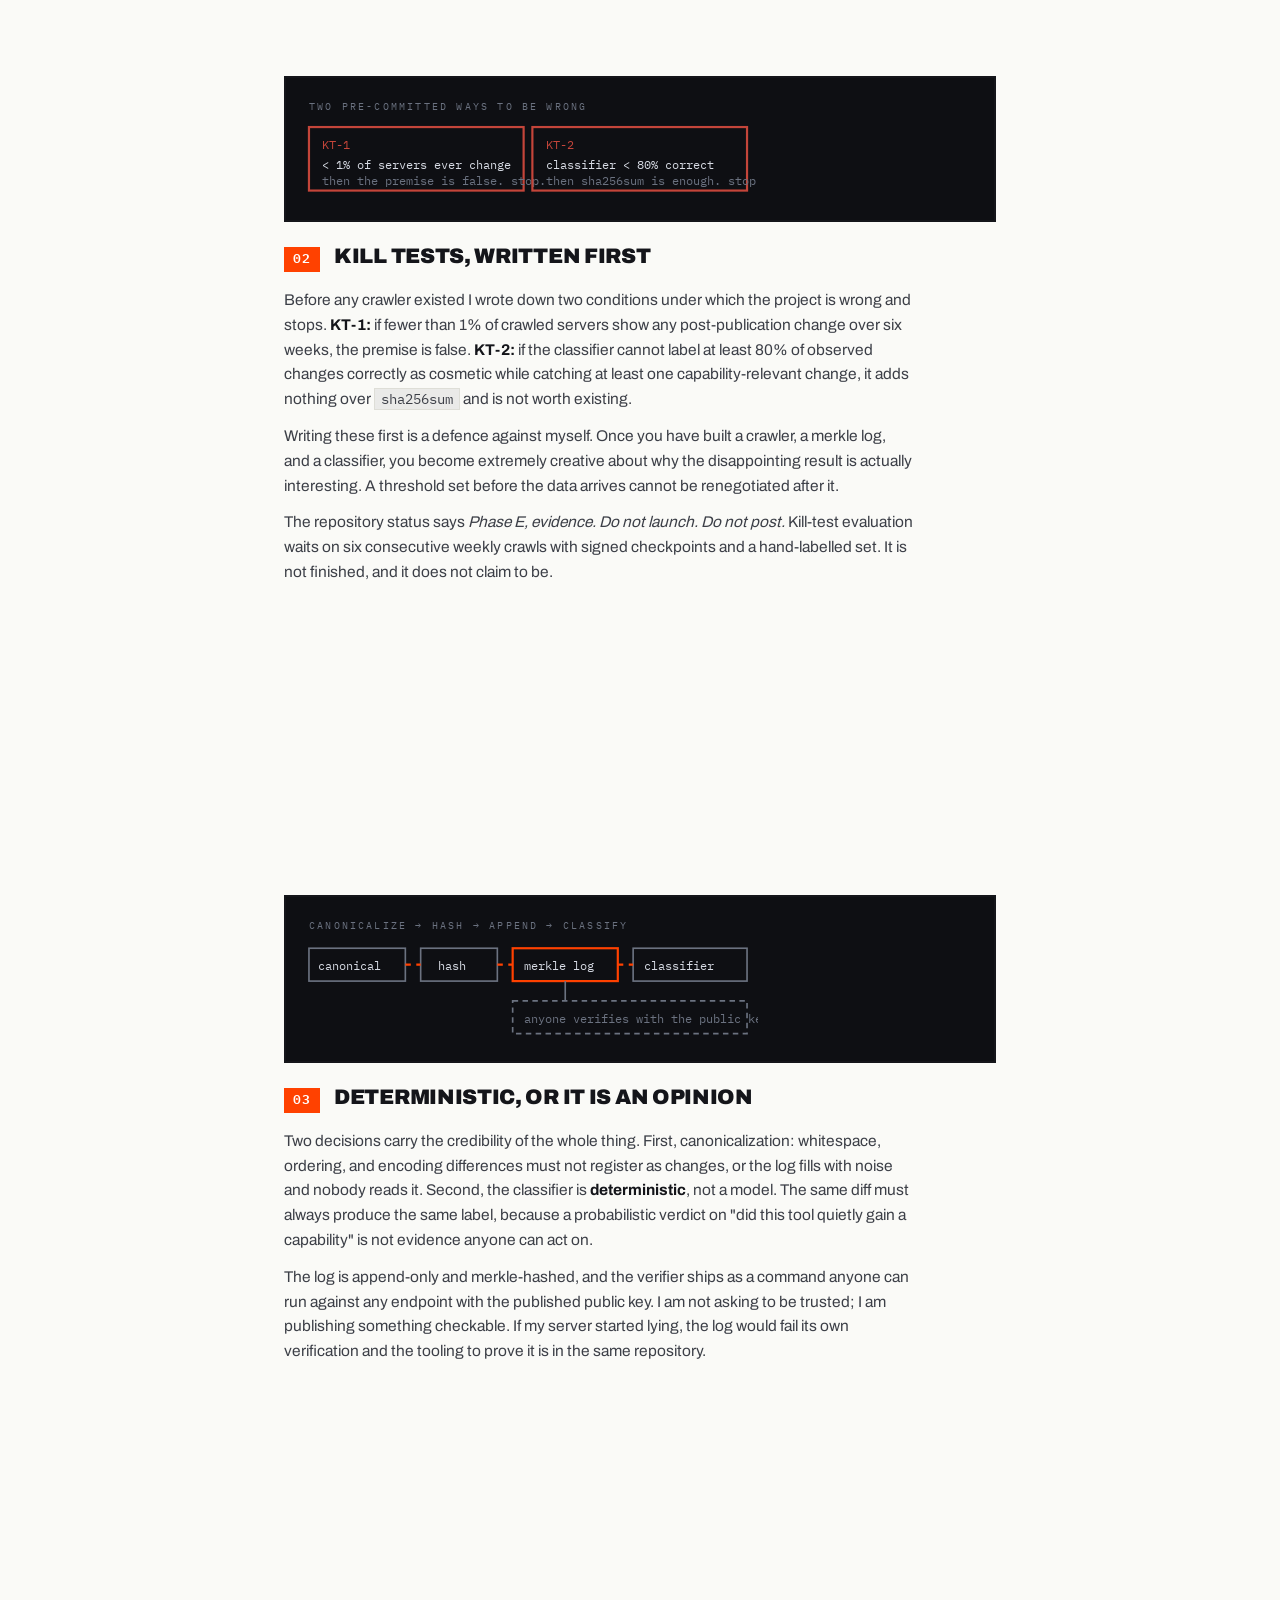
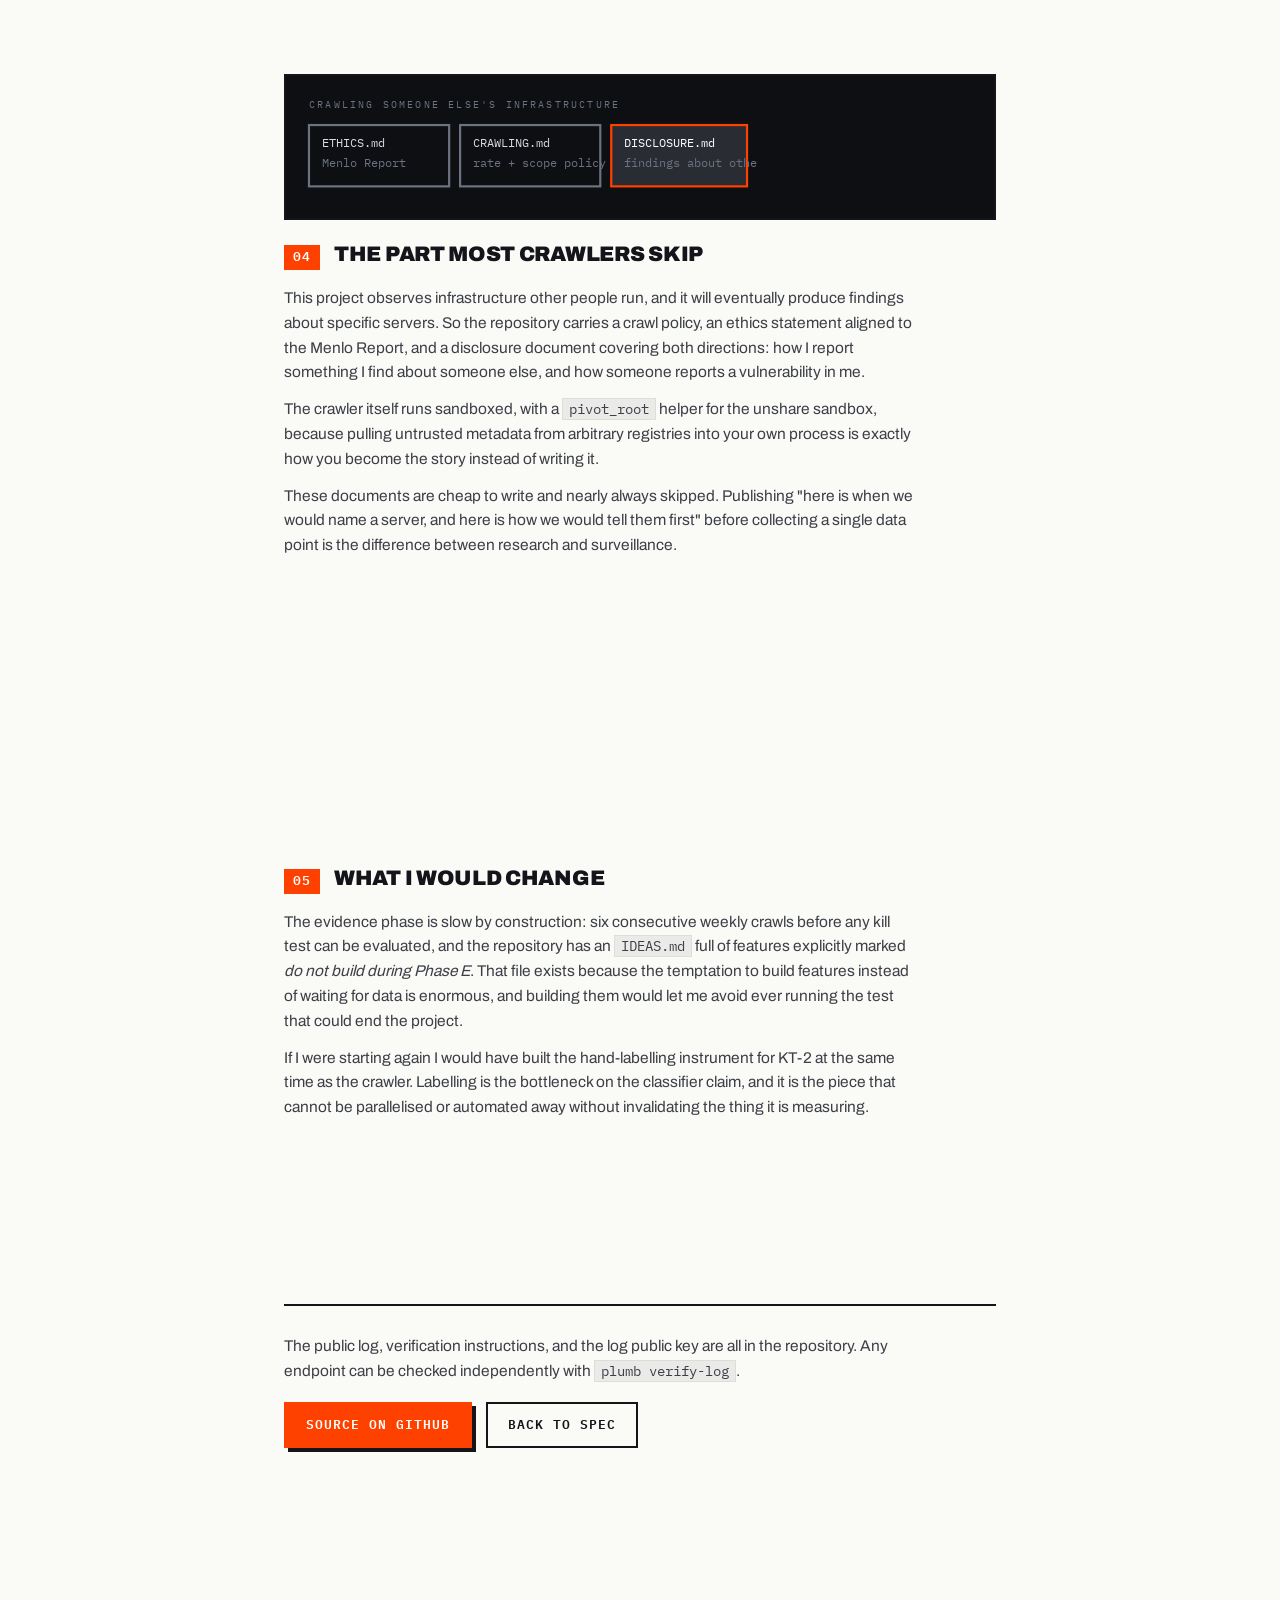
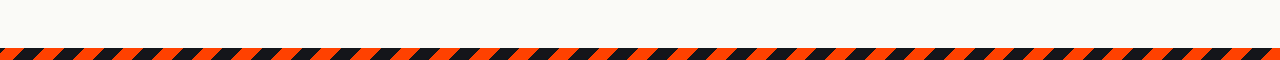
<file: plumbline.html>
<!DOCTYPE html>
<html lang="en">
<head>
<meta charset="UTF-8">
<meta http-equiv="Content-Security-Policy" content="
  default-src 'self';
  script-src 'self';
  style-src 'self';
  font-src 'self';
  img-src 'self' data:;
  connect-src 'self';
  base-uri 'self';
  form-action 'none';
  object-src 'none';
  frame-src 'none';
  upgrade-insecure-requests;">
<meta name="viewport" content="width=device-width, initial-scale=1.0">
<title>Plumbline Engineering Log · Gautam Khosla</title>
<meta name="description" content="Engineering log for Plumbline: an append-only transparency log for MCP tool metadata. Kill tests, merkle hashing, deterministic diff classification, and a crawl policy written before the crawler.">
<link rel="canonical" href="https://gautamkhosla.com/plumbline.html">
<meta property="og:type" content="article">
<meta property="og:title" content="Plumbline Log: writing the kill test before the code">
<meta property="og:description" content="A transparency log for what agent tools claim they can do, with two pre-committed conditions under which the project stops.">
<meta property="og:image" content="https://gautamkhosla.com/og-image.png">
<meta name="referrer" content="strict-origin-when-cross-origin">
<link rel="icon" href="data:image/svg+xml,%3Csvg xmlns='http://www.w3.org/2000/svg' viewBox='0 0 64 64'%3E%3Crect width='64' height='64' fill='%23FF4100'/%3E%3Ctext x='32' y='44' font-family='monospace' font-size='30' font-weight='700' fill='white' text-anchor='middle'%3EGK%3C/text%3E%3C/svg%3E">
<link rel="stylesheet" href="styles.css">
<link rel="stylesheet" href="log.css">
</head>
<body class="loaded logpage">

<div class="hazard"></div>
<div class="topbar">
  <div class="wrap">
    <a href="index.html"><b class="acc">GK</b>/SPEC-2026</a>
    <div class="right"><a href="index.html">← BACK TO SPEC</a></div>
  </div>
</div>

<main class="wrap log">

  <header class="log-head">
    <div class="doc-ref">
      <span>DOC <b>GK-004</b></span>
      <span>TYPE <b>ENGINEERING LOG</b></span>
      <span>SUBJECT <b>PLUMBLINE</b></span>
    </div>
    <h1>I wrote the conditions for abandoning it before I wrote the code.</h1>
    <p class="log-standfirst">Plumbline observes post-publication changes in MCP server tool metadata. It canonicalizes tool descriptions, hashes them into an append-only merkle log, and classifies each diff as cosmetic or capability-relevant. Go, Apache 2.0, currently in its evidence phase. <a rel="noopener noreferrer external" href="https://github.com/GautamTalksDev/Plumbline">Source on GitHub</a>.</p>
    <!-- SOURCE: GitHub API repos/GautamTalksDev/Plumbline/commits, newest commit c8cb398 on 2026-08-07 (checked 17 Oct 2026). -->
    <p class="log-standfirst"><strong>Status, 17 Oct 2026:</strong> logged before the rule that every log carries a result checked by something other than me; it has no outside-judged result. No commit on the main branch since 7 August 2026, and KT-1 and KT-2 were never evaluated. The related measurement of tool definitions changing between sessions is in <a href="/mcppin.html">GK-011</a>.</p>
  </header>

  <section>
    <figure class="lfig" aria-hidden="true"><svg viewBox="0 0 420 120" xmlns="http://www.w3.org/2000/svg">
      <text x="10" y="16" class="ft">THE PROBLEM: A TOOL CAN REWRITE ITSELF AFTER YOU TRUST IT</text>
      <rect x="10" y="34" width="150" height="34" fill="none" stroke="#6B7280" stroke-width="2"/>
      <text x="22" y="56" class="fs">"reads a file"</text>
      <path class="fflow" d="M160 51 H244" stroke="#FF4100" stroke-width="2" fill="none" stroke-dasharray="5 5"/>
      <text x="176" y="42" class="fs" fill="#6B7280">later</text>
      <rect class="fblip" x="244" y="34" width="166" height="34" fill="#2A2C33" stroke="#C4453A" stroke-width="2"/>
      <text x="256" y="56" class="fs" fill="#fff">"reads a file, sends it"</text>
      <text x="10" y="98" class="fs" fill="#6B7280">the agent re-reads the description every session. you do not.</text>
    </svg></figure>
    <h2><span class="ln">01</span>What this is actually watching</h2>
    <p>An agent decides what a tool can do by reading that tool's description. A human approves a server once, early, after reading the same thing. Only one of those two parties re-reads it every session.</p>
    <p>Nothing prevents a server from editing that description afterwards. A change from "reads a file" to "reads a file and posts it upstream" is a capability change, delivered without a version bump, a release note, or any signal to the person who approved it. Plumbline exists to make that change visible and provable after the fact.</p>
    <p>The design constraint follows immediately: the record has to be verifiable by someone who does not trust me. Otherwise I am asking people to swap a server they cannot audit for a log they cannot audit.</p>
  </section>

  <section>
    <figure class="lfig" aria-hidden="true"><svg viewBox="0 0 420 110" xmlns="http://www.w3.org/2000/svg">
      <text x="10" y="16" class="ft">TWO PRE-COMMITTED WAYS TO BE WRONG</text>
      <rect x="10" y="32" width="196" height="58" fill="none" stroke="#C4453A" stroke-width="2"/>
      <text x="22" y="52" class="fs" fill="#C4453A">KT-1</text>
      <text x="22" y="70" class="fs">&lt; 1% of servers ever change</text>
      <text x="22" y="85" class="fs" fill="#6B7280">then the premise is false. stop.</text>
      <rect x="214" y="32" width="196" height="58" fill="none" stroke="#C4453A" stroke-width="2"/>
      <text x="226" y="52" class="fs" fill="#C4453A">KT-2</text>
      <text x="226" y="70" class="fs">classifier &lt; 80% correct</text>
      <text x="226" y="85" class="fs" fill="#6B7280">then sha256sum is enough. stop.</text>
    </svg></figure>
    <h2><span class="ln">02</span>Kill tests, written first</h2>
    <p>Before any crawler existed I wrote down two conditions under which the project is wrong and stops. <strong>KT-1:</strong> if fewer than 1% of crawled servers show any post-publication change over six weeks, the premise is false. <strong>KT-2:</strong> if the classifier cannot label at least 80% of observed changes correctly as cosmetic while catching at least one capability-relevant change, it adds nothing over <code>sha256sum</code> and is not worth existing.</p>
    <p>Writing these first is a defence against myself. Once you have built a crawler, a merkle log, and a classifier, you become extremely creative about why the disappointing result is actually interesting. A threshold set before the data arrives cannot be renegotiated after it.</p>
    <p>The repository status says <em>Phase E, evidence. Do not launch. Do not post.</em> Kill-test evaluation waits on six consecutive weekly crawls with signed checkpoints and a hand-labelled set. It is not finished, and it does not claim to be.</p>
  </section>

  <section>
    <figure class="lfig" aria-hidden="true"><svg viewBox="0 0 420 130" xmlns="http://www.w3.org/2000/svg">
      <text x="10" y="16" class="ft">CANONICALIZE → HASH → APPEND → CLASSIFY</text>
      <g class="fs">
        <rect x="10" y="34" width="88" height="30" fill="none" stroke="#6B7280" stroke-width="1.5"/><text x="18" y="54">canonical</text>
        <rect x="112" y="34" width="70" height="30" fill="none" stroke="#6B7280" stroke-width="1.5"/><text x="128" y="54">hash</text>
        <rect x="196" y="34" width="96" height="30" fill="none" stroke="#FF4100" stroke-width="2"/><text x="206" y="54">merkle log</text>
        <rect x="306" y="34" width="104" height="30" fill="none" stroke="#6B7280" stroke-width="1.5"/><text x="316" y="54">classifier</text>
      </g>
      <path class="fflow" d="M98 49 H112 M182 49 H196 M292 49 H306" stroke="#FF4100" stroke-width="2" fill="none" stroke-dasharray="5 5"/>
      <rect x="196" y="82" width="214" height="30" fill="none" stroke="#6B7280" stroke-width="1.5" stroke-dasharray="5 4"/>
      <text x="206" y="102" class="fs" fill="#6B7280">anyone verifies with the public key</text>
      <path d="M244 64 V82" stroke="#6B7280" stroke-width="1.5"/>
    </svg></figure>
    <h2><span class="ln">03</span>Deterministic, or it is an opinion</h2>
    <p>Two decisions carry the credibility of the whole thing. First, canonicalization: whitespace, ordering, and encoding differences must not register as changes, or the log fills with noise and nobody reads it. Second, the classifier is <strong>deterministic</strong>, not a model. The same diff must always produce the same label, because a probabilistic verdict on "did this tool quietly gain a capability" is not evidence anyone can act on.</p>
    <p>The log is append-only and merkle-hashed, and the verifier ships as a command anyone can run against any endpoint with the published public key. I am not asking to be trusted; I am publishing something checkable. If my server started lying, the log would fail its own verification and the tooling to prove it is in the same repository.</p>
  </section>

  <section>
    <figure class="lfig" aria-hidden="true"><svg viewBox="0 0 420 110" xmlns="http://www.w3.org/2000/svg">
      <text x="10" y="16" class="ft">CRAWLING SOMEONE ELSE'S INFRASTRUCTURE</text>
      <rect x="10" y="32" width="128" height="56" fill="none" stroke="#6B7280" stroke-width="2"/>
      <text x="22" y="52" class="fs">ETHICS.md</text>
      <text x="22" y="70" class="fs" fill="#6B7280">Menlo Report</text>
      <rect x="148" y="32" width="128" height="56" fill="none" stroke="#6B7280" stroke-width="2"/>
      <text x="160" y="52" class="fs">CRAWLING.md</text>
      <text x="160" y="70" class="fs" fill="#6B7280">rate + scope policy</text>
      <rect class="fblip" x="286" y="32" width="124" height="56" fill="#2A2C33" stroke="#FF4100" stroke-width="2"/>
      <text x="298" y="52" class="fs" fill="#fff">DISCLOSURE.md</text>
      <text x="298" y="70" class="fs" fill="#6B7280">findings about others</text>
    </svg></figure>
    <h2><span class="ln">04</span>The part most crawlers skip</h2>
    <p>This project observes infrastructure other people run, and it will eventually produce findings about specific servers. So the repository carries a crawl policy, an ethics statement aligned to the Menlo Report, and a disclosure document covering both directions: how I report something I find about someone else, and how someone reports a vulnerability in me.</p>
    <p>The crawler itself runs sandboxed, with a <code>pivot_root</code> helper for the unshare sandbox, because pulling untrusted metadata from arbitrary registries into your own process is exactly how you become the story instead of writing it.</p>
    <p>These documents are cheap to write and nearly always skipped. Publishing "here is when we would name a server, and here is how we would tell them first" before collecting a single data point is the difference between research and surveillance.</p>
  </section>

  <section>
    <h2><span class="ln">05</span>What I would change</h2>
    <p>The evidence phase is slow by construction: six consecutive weekly crawls before any kill test can be evaluated, and the repository has an <code>IDEAS.md</code> full of features explicitly marked <em>do not build during Phase E</em>. That file exists because the temptation to build features instead of waiting for data is enormous, and building them would let me avoid ever running the test that could end the project.</p>
    <p>If I were starting again I would have built the hand-labelling instrument for KT-2 at the same time as the crawler. Labelling is the bottleneck on the classifier claim, and it is the piece that cannot be parallelised or automated away without invalidating the thing it is measuring.</p>
  </section>

  <section class="log-foot">
    <p>The public log, verification instructions, and the log public key are all in the repository. Any endpoint can be checked independently with <code>plumb verify-log</code>.</p>
    <div class="log-cta">
      <a rel="noopener noreferrer external" href="https://github.com/GautamTalksDev/Plumbline">SOURCE ON GITHUB</a>
      <a href="index.html">BACK TO SPEC</a>
    </div>
  </section>

</main>

<div class="hazard"></div>
</body>
</html>
</file>
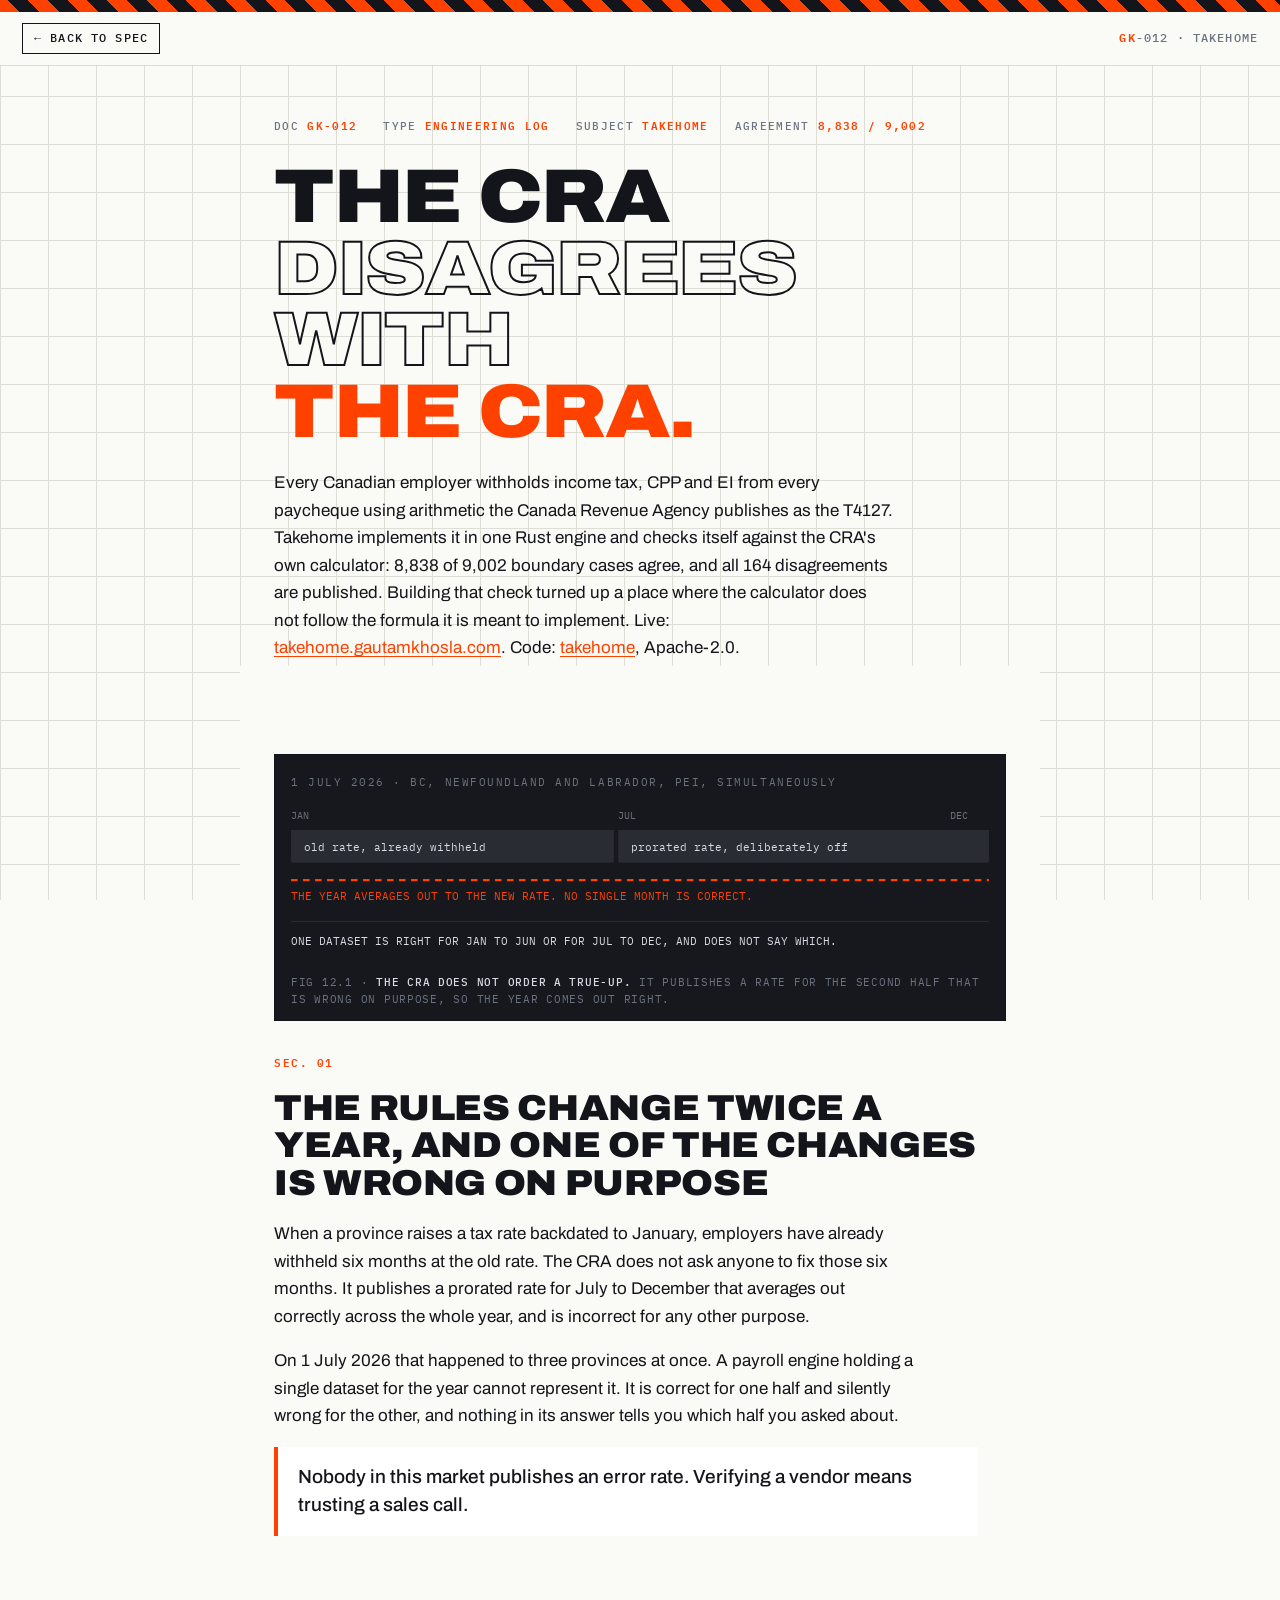
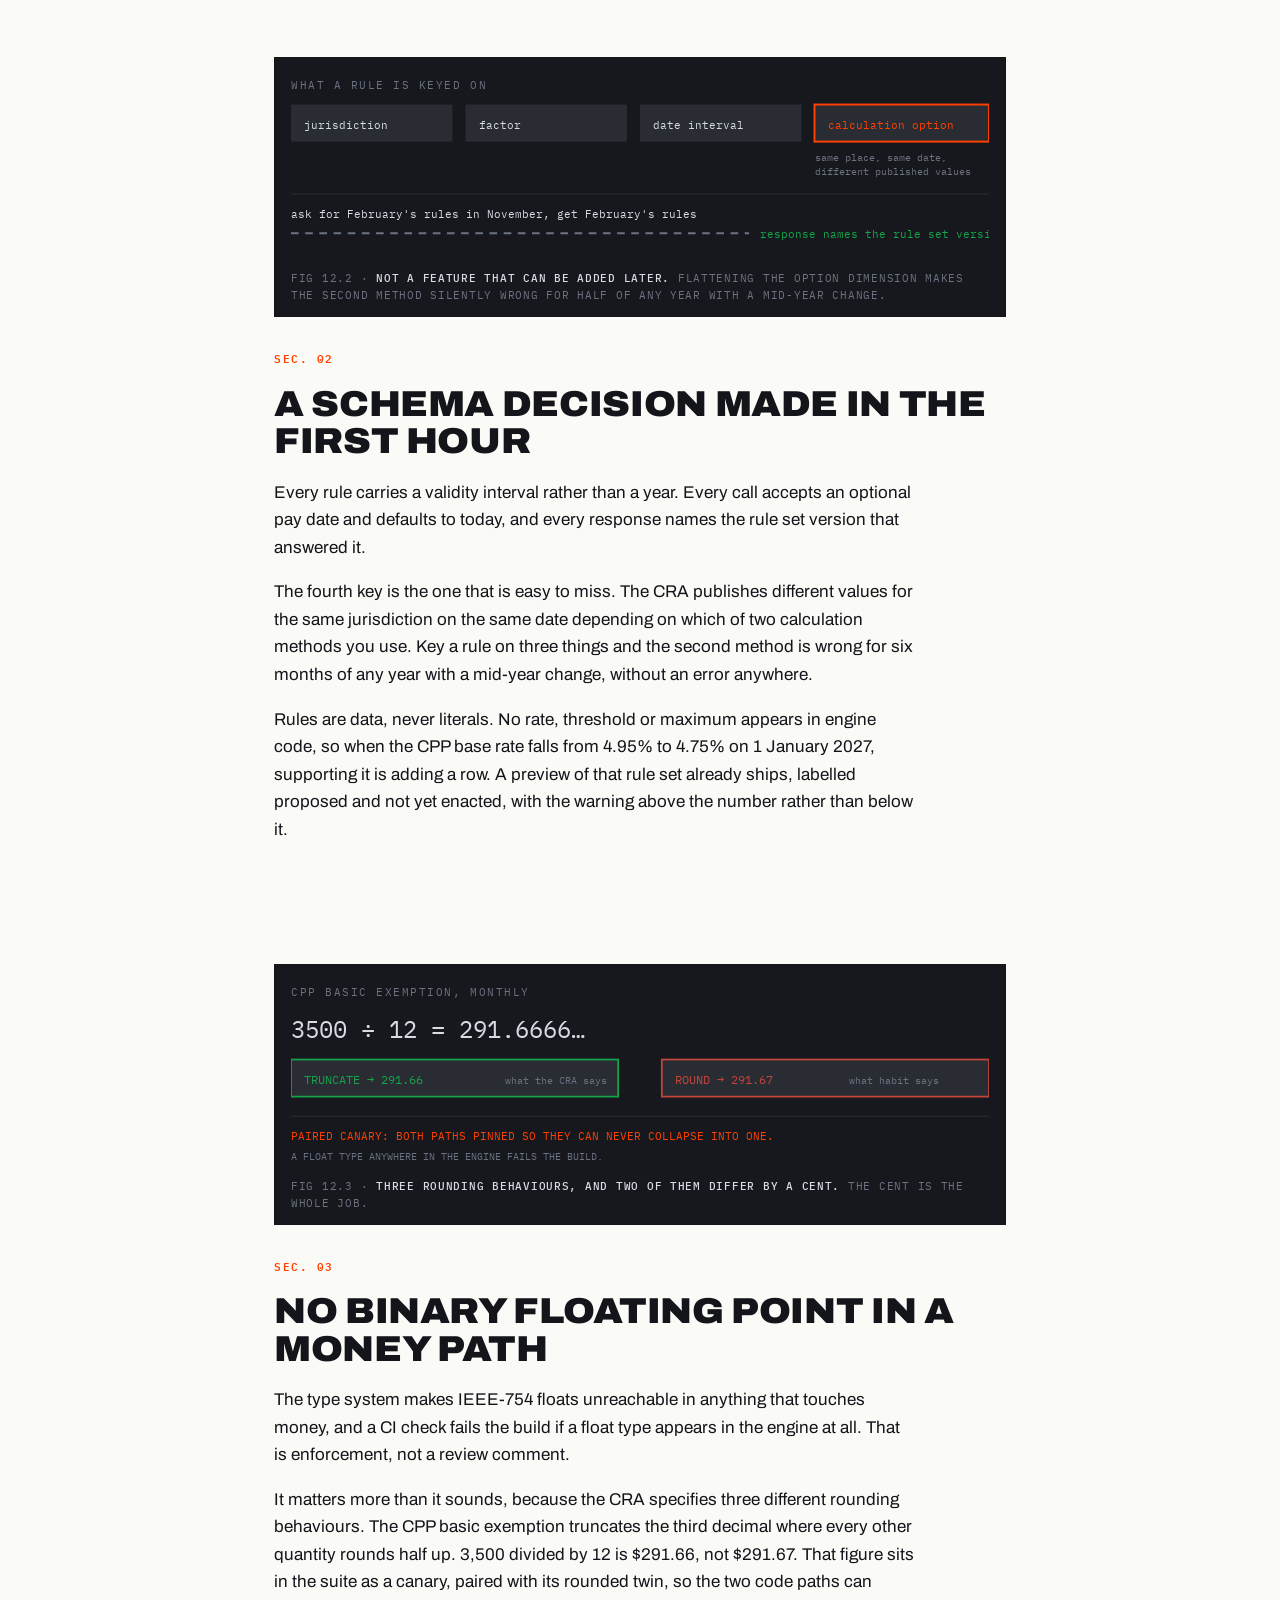
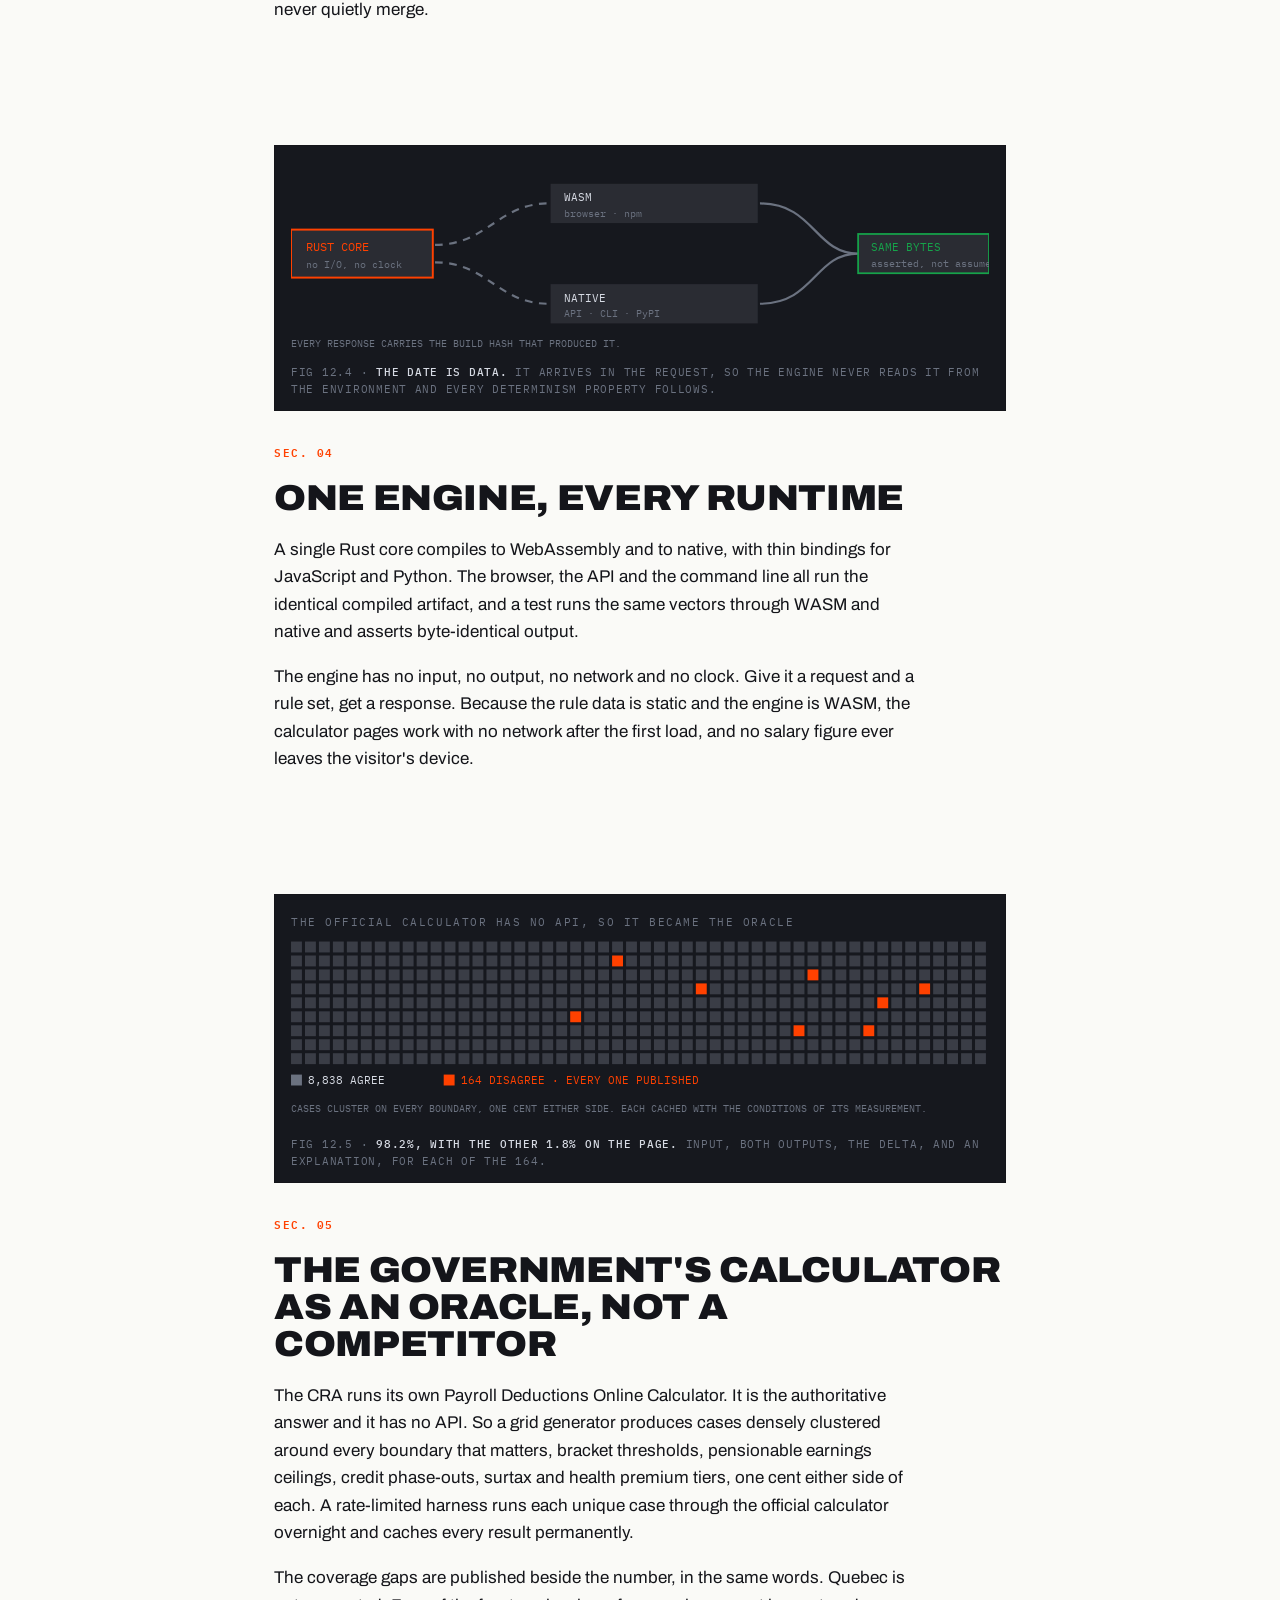
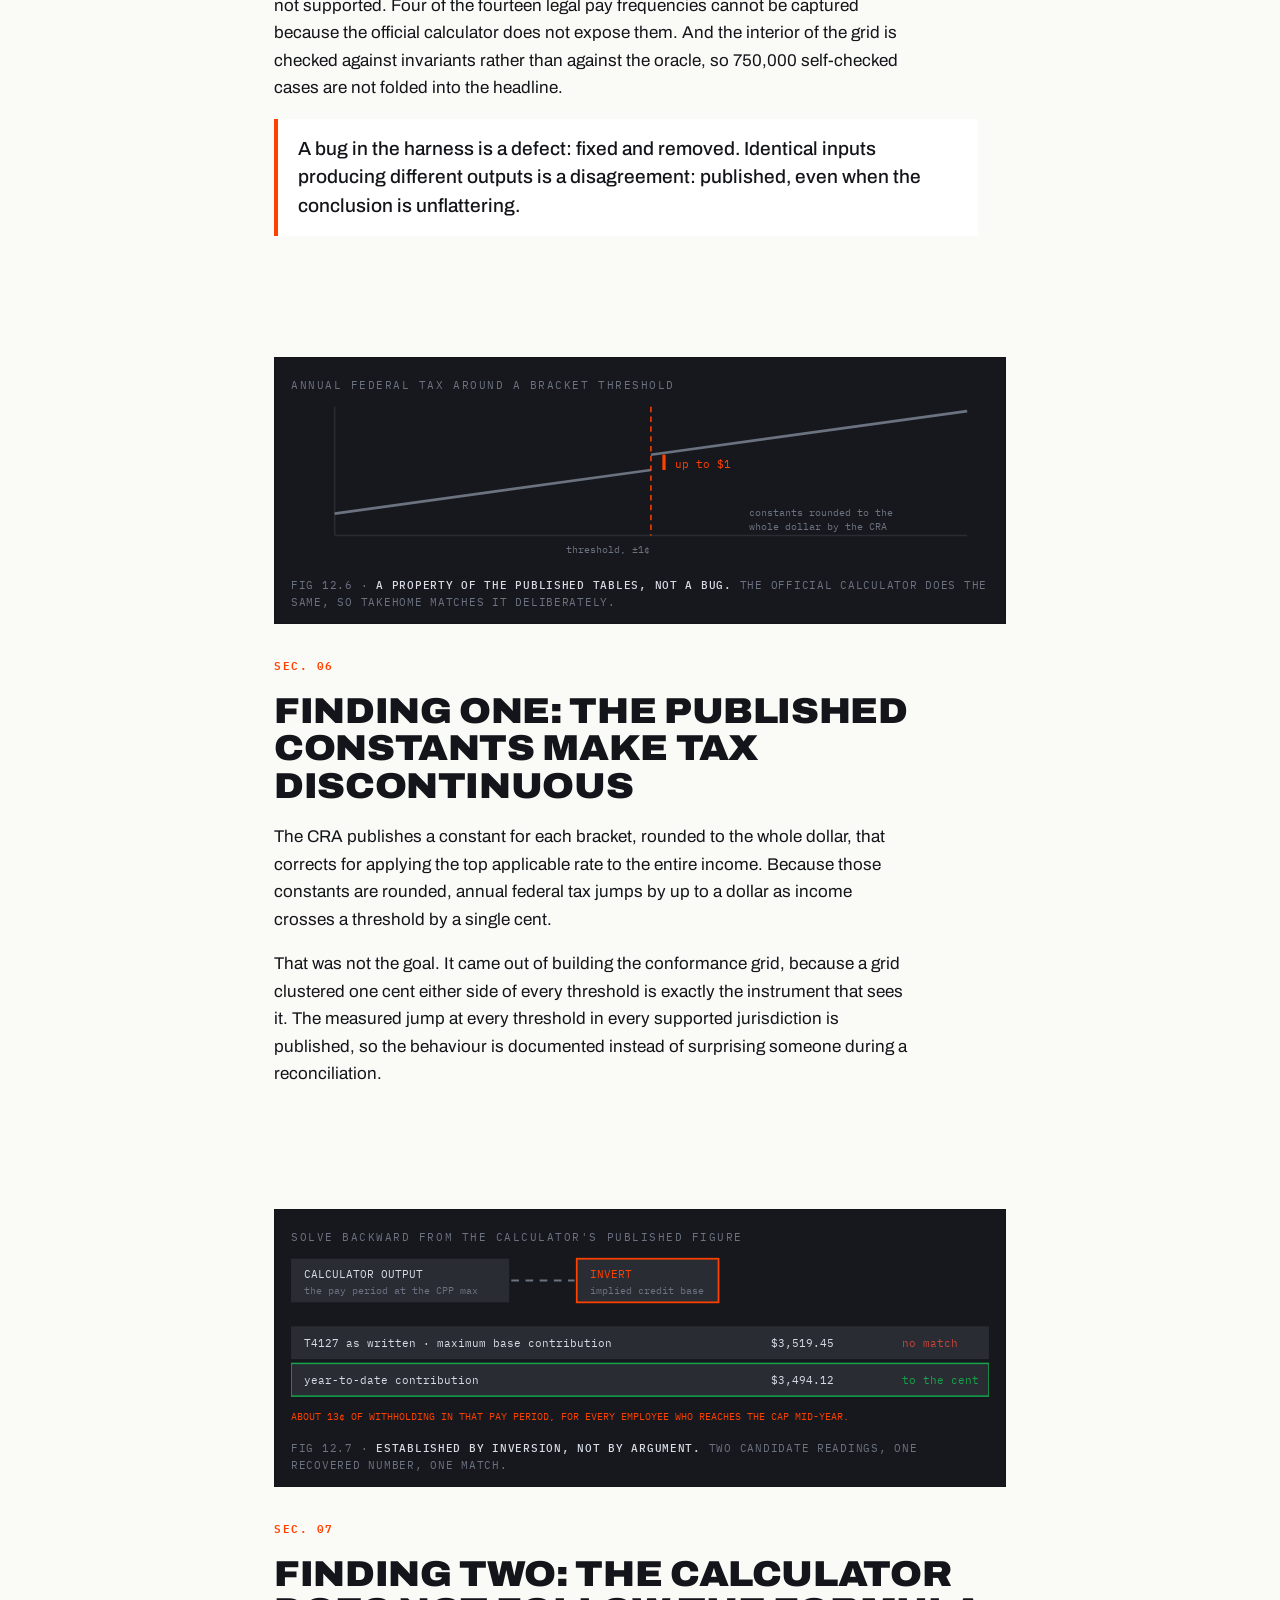
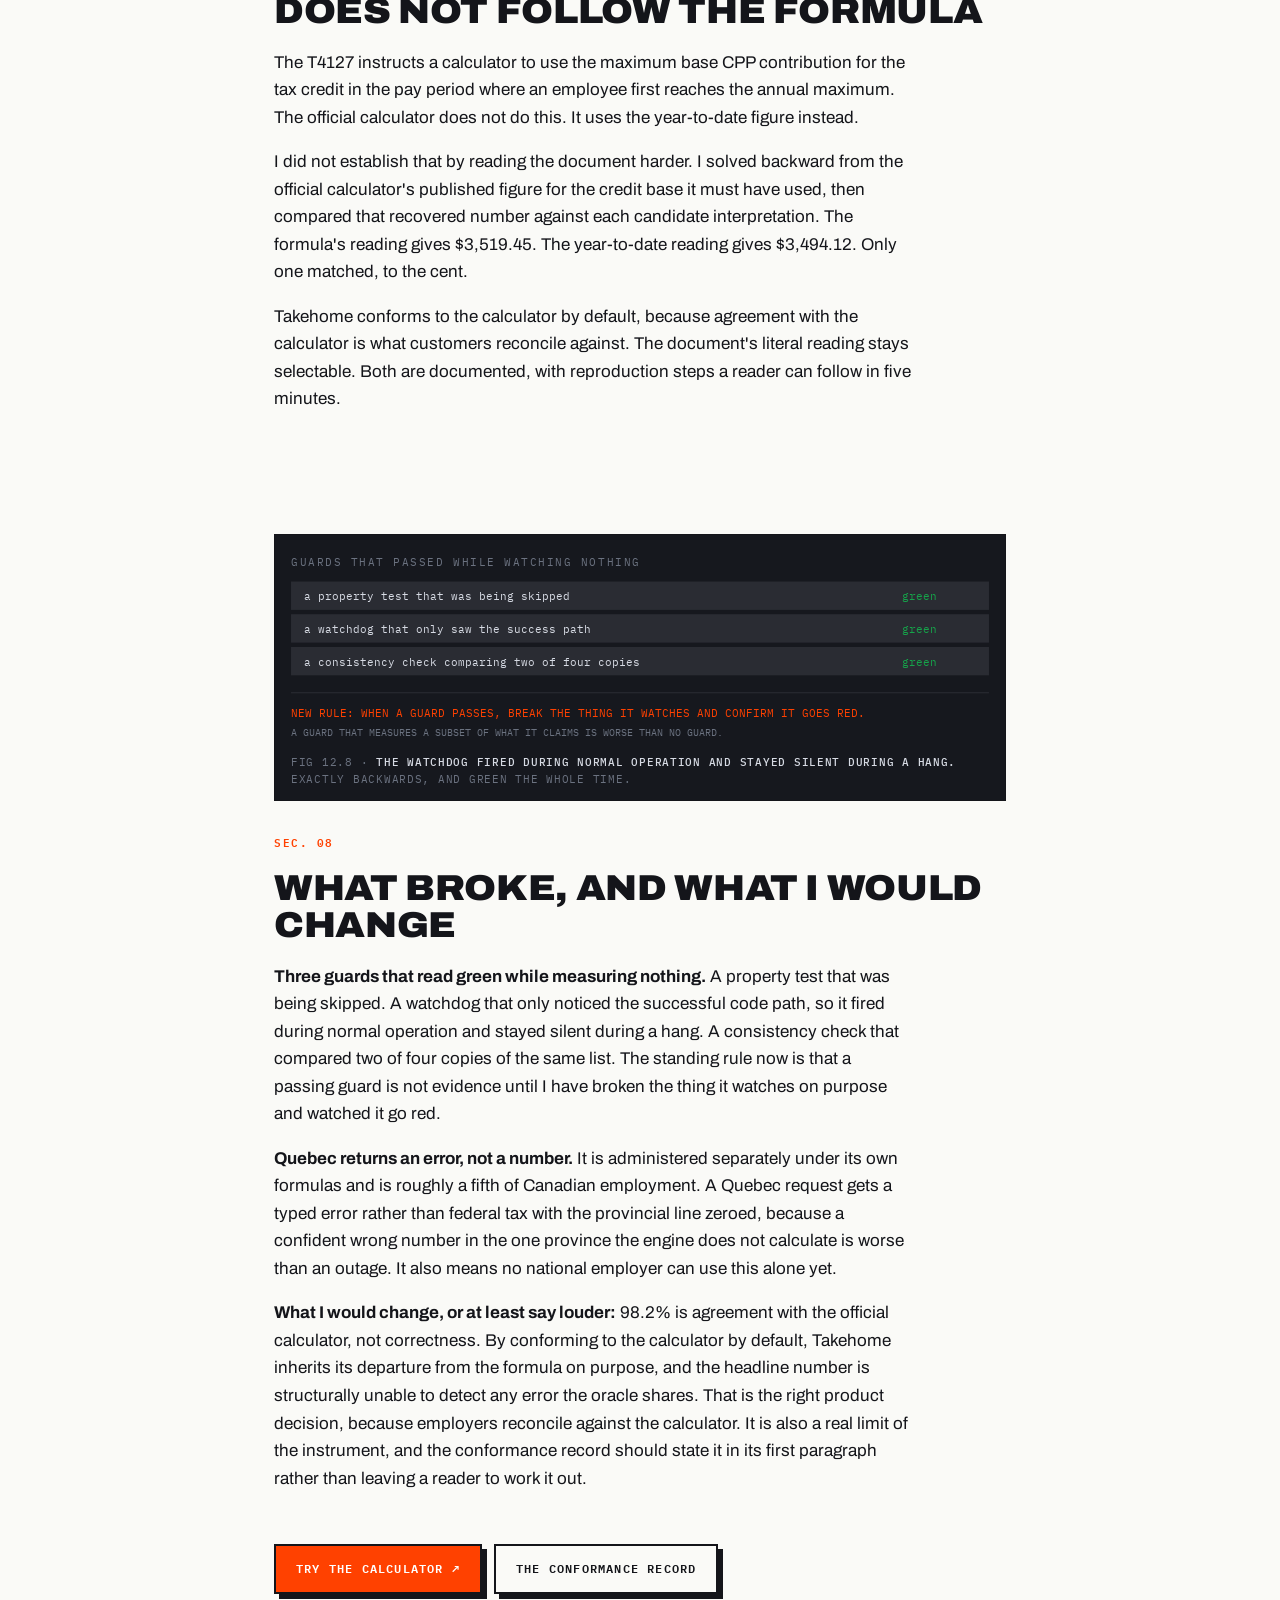
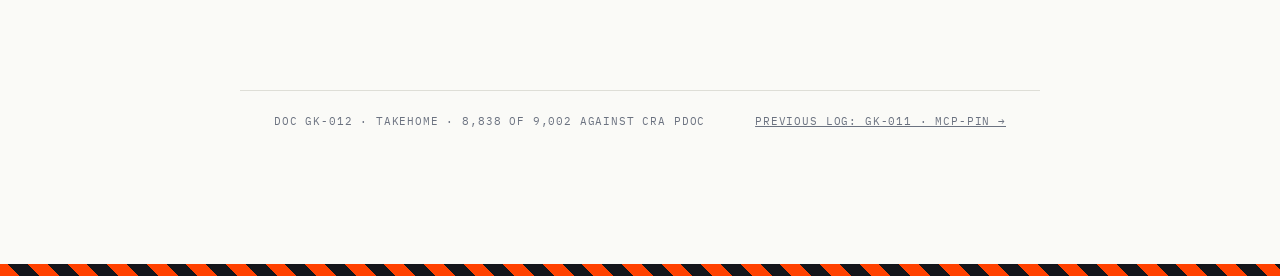
<file: takehome.html>
<!DOCTYPE html>
<html lang="en">
<head>
<meta charset="utf-8">
<meta http-equiv="Content-Security-Policy" content="default-src 'self'; script-src 'self'; style-src 'self'; font-src 'self'; img-src 'self' data:; connect-src 'self'; worker-src 'self'; manifest-src 'self'; base-uri 'self'; form-action 'none'; object-src 'none'; frame-src 'none'; child-src 'none'; media-src 'none'; upgrade-insecure-requests;">
<meta name="viewport" content="width=device-width, initial-scale=1">
<meta name="referrer" content="strict-origin-when-cross-origin">
<title>GK-012 · The CRA disagrees with the CRA · Gautam Khosla</title>
<meta name="description" content="Engineering log GK-012. Takehome computes Canadian payroll deductions from the CRA's T4127 formulas and checks itself against the CRA's own calculator: 8,838 of 9,002 boundary cases agree, and all 164 disagreements are published. Along the way it found the calculator does not follow the formula.">
<link rel="canonical" href="https://gautamkhosla.com/takehome.html">
<link rel="stylesheet" href="gklog.css">

<meta property="og:type" content="article">
<meta property="og:title" content="The CRA disagrees with the CRA">
<meta property="og:description" content="A payroll engine checked against the government's own calculator. 98.2% agreement, every disagreement published, and one place the calculator departs from the formula.">
<meta property="og:url" content="https://gautamkhosla.com/takehome.html">
<meta property="og:image" content="https://gautamkhosla.com/og-image.png">
<meta name="twitter:card" content="summary_large_image">
<script type="application/ld+json">
{"@context":"https://schema.org","@type":"TechArticle","headline":"The CRA disagrees with the CRA: building a payroll engine against the government's own calculator","description":"Engineering log for Takehome, a Canadian payroll deduction engine implementing the CRA T4127 formulas in Rust, compiled to WebAssembly and native, with a published conformance record against the CRA Payroll Deductions Online Calculator.","url":"https://gautamkhosla.com/takehome.html","datePublished":"2026-09-29","inLanguage":"en","author":{"@type":"Person","name":"Gautam Khosla","url":"https://gautamkhosla.com","identifier":"https://orcid.org/0009-0006-7404-8877","sameAs":["https://github.com/GautamTalksDev","https://orcid.org/0009-0006-7404-8877"]},"about":{"@type":"SoftwareApplication","name":"Takehome","url":"https://takehome.gautamkhosla.com","applicationCategory":"FinanceApplication","operatingSystem":"Web","codeRepository":"https://github.com/GautamTalksDev/takehome","license":"https://www.apache.org/licenses/LICENSE-2.0"},"isPartOf":{"@type":"WebSite","name":"Gautam Khosla","url":"https://gautamkhosla.com"}}
</script>
</head>
<body>

<div class="v-hazard"></div>

<nav class="v-top">
  <a class="v-back" href="/#work">&#8592; Back to spec</a>
  <span class="v-top-id"><b>GK</b>-012 · TAKEHOME</span>
</nav>

<main class="v-wrap">

  <div class="v-doc">
    <span>DOC <b>GK-012</b></span>
    <span>TYPE <b>ENGINEERING LOG</b></span>
    <span>SUBJECT <b>TAKEHOME</b></span>
    <span>AGREEMENT <b>8,838 / 9,002</b></span>
  </div>

  <h1 class="v-h1">
    The CRA<br>
    <span class="v-out">disagrees with</span><br>
    <span class="v-acc">the CRA.</span>
  </h1>

  <p class="v-stand">
    Every Canadian employer withholds income tax, CPP and EI from every paycheque using arithmetic the
    Canada Revenue Agency publishes as the T4127. Takehome implements it in one Rust engine and checks
    itself against the CRA's own calculator: 8,838 of 9,002 boundary cases agree, and all 164
    disagreements are published. Building that check turned up a place where the calculator does not
    follow the formula it is meant to implement. Live:
    <a href="https://takehome.gautamkhosla.com" rel="noopener noreferrer external">takehome.gautamkhosla.com</a>.
    Code: <a href="https://github.com/GautamTalksDev/takehome" rel="noopener noreferrer external">takehome</a>,
    Apache-2.0.
  </p>

  <!-- ================= 01 ================= -->
  <section class="v-sec">
    <figure class="v-fig">
      <svg viewBox="0 0 640 176" xmlns="http://www.w3.org/2000/svg" role="img" aria-label="A mid-year rate change: the second half of the year uses a prorated rate that is correct only across the full year">
        <text x="0" y="14" font-family="IBM Plex Mono, monospace" font-size="10" letter-spacing="1.4" fill="#6B7280">1 JULY 2026 &#183; BC, NEWFOUNDLAND AND LABRADOR, PEI, SIMULTANEOUSLY</text>
        <g font-family="IBM Plex Mono, monospace" font-size="9.5" fill="#6B7280">
          <text x="0" y="44">JAN</text><text x="300" y="44">JUL</text><text x="604" y="44">DEC</text>
        </g>
        <rect x="0" y="54" width="296" height="30" fill="#2A2C33"/>
        <text x="12" y="73" font-family="IBM Plex Mono, monospace" font-size="10.5" fill="#D7DBE4">old rate, already withheld</text>
        <rect class="v-rare" x="300" y="54" width="340" height="30" fill="#2A2C33"/>
        <text x="312" y="73" font-family="IBM Plex Mono, monospace" font-size="10.5" fill="#D7DBE4">prorated rate, deliberately off</text>
        <path d="M0 100 H640" stroke="#FF4100" stroke-width="2" stroke-dasharray="6 5"/>
        <text x="0" y="118" font-family="IBM Plex Mono, monospace" font-size="10" fill="#FF4100">THE YEAR AVERAGES OUT TO THE NEW RATE. NO SINGLE MONTH IS CORRECT.</text>
        <line x1="0" y1="138" x2="640" y2="138" stroke="#2A2C33" stroke-width="1"/>
        <text x="0" y="160" font-family="IBM Plex Mono, monospace" font-size="10" fill="#D7DBE4">ONE DATASET IS RIGHT FOR JAN TO JUN OR FOR JUL TO DEC, AND DOES NOT SAY WHICH.</text>
      </svg>
      <figcaption class="v-cap">FIG 12.1 · <b>The CRA does not order a true-up.</b> It publishes a rate for the second half that is wrong on purpose, so the year comes out right.</figcaption>
    </figure>

    <p class="v-num">SEC. 01</p>
    <h2 class="v-h2">The rules change twice a year, and one of the changes is wrong on purpose</h2>

    <p>When a province raises a tax rate backdated to January, employers have already withheld six
    months at the old rate. The CRA does not ask anyone to fix those six months. It publishes a
    prorated rate for July to December that averages out correctly across the whole year, and is
    incorrect for any other purpose.</p>

    <p>On 1 July 2026 that happened to three provinces at once. A payroll engine holding a single
    dataset for the year cannot represent it. It is correct for one half and silently wrong for the
    other, and nothing in its answer tells you which half you asked about.</p>

    <p class="v-pull">Nobody in this market publishes an error rate. Verifying a vendor means trusting
    a sales call.</p>
  </section>

  <!-- ================= 02 ================= -->
  <section class="v-sec">
    <figure class="v-fig">
      <svg viewBox="0 0 640 170" xmlns="http://www.w3.org/2000/svg" role="img" aria-label="A rule set is keyed on four things including the calculation option, and every response names the version that answered">
        <text x="0" y="14" font-family="IBM Plex Mono, monospace" font-size="10" letter-spacing="1.4" fill="#6B7280">WHAT A RULE IS KEYED ON</text>
        <g font-family="IBM Plex Mono, monospace" font-size="10.5">
          <rect x="0" y="28" width="148" height="34" fill="#2A2C33"/><text x="12" y="50" fill="#D7DBE4">jurisdiction</text>
          <rect x="160" y="28" width="148" height="34" fill="#2A2C33"/><text x="172" y="50" fill="#D7DBE4">factor</text>
          <rect x="320" y="28" width="148" height="34" fill="#2A2C33"/><text x="332" y="50" fill="#D7DBE4">date interval</text>
          <rect x="480" y="28" width="160" height="34" fill="#2A2C33" stroke="#FF4100" stroke-width="1.8"/><text x="492" y="50" fill="#FF4100">calculation option</text>
        </g>
        <text x="480" y="80" font-family="IBM Plex Mono, monospace" font-size="9" fill="#6B7280">same place, same date,</text>
        <text x="480" y="93" font-family="IBM Plex Mono, monospace" font-size="9" fill="#6B7280">different published values</text>
        <line x1="0" y1="110" x2="640" y2="110" stroke="#2A2C33" stroke-width="1"/>
        <text x="0" y="132" font-family="IBM Plex Mono, monospace" font-size="10.5" fill="#D7DBE4">ask for February's rules in November, get February's rules</text>
        <path class="v-flow" d="M0 146 H420" fill="none" stroke="#6B7280" stroke-width="2"/>
        <text x="430" y="150" font-family="IBM Plex Mono, monospace" font-size="10.5" fill="#16A34A">response names the rule set version</text>
      </svg>
      <figcaption class="v-cap">FIG 12.2 · <b>Not a feature that can be added later.</b> Flattening the option dimension makes the second method silently wrong for half of any year with a mid-year change.</figcaption>
    </figure>

    <p class="v-num">SEC. 02</p>
    <h2 class="v-h2">A schema decision made in the first hour</h2>

    <p>Every rule carries a validity interval rather than a year. Every call accepts an optional pay
    date and defaults to today, and every response names the rule set version that answered it.</p>

    <p>The fourth key is the one that is easy to miss. The CRA publishes different values for the
    same jurisdiction on the same date depending on which of two calculation methods you use. Key a
    rule on three things and the second method is wrong for six months of any year with a mid-year
    change, without an error anywhere.</p>

    <p>Rules are data, never literals. No rate, threshold or maximum appears in engine code, so when
    the CPP base rate falls from 4.95% to 4.75% on 1 January 2027, supporting it is adding a row. A
    preview of that rule set already ships, labelled proposed and not yet enacted, with the warning
    above the number rather than below it.</p>
  </section>

  <!-- ================= 03 ================= -->
  <section class="v-sec">
    <figure class="v-fig">
      <svg viewBox="0 0 640 170" xmlns="http://www.w3.org/2000/svg" role="img" aria-label="3500 divided by 12 truncates to 291.66 where rounding gives 291.67, and both are pinned as a paired canary test">
        <text x="0" y="14" font-family="IBM Plex Mono, monospace" font-size="10" letter-spacing="1.4" fill="#6B7280">CPP BASIC EXEMPTION, MONTHLY</text>
        <text x="0" y="52" font-family="IBM Plex Mono, monospace" font-size="22" fill="#D7DBE4">3500 &#247; 12 = 291.6666&#8230;</text>
        <g font-family="IBM Plex Mono, monospace" font-size="11">
          <rect x="0" y="72" width="300" height="34" fill="#2A2C33" stroke="#16A34A" stroke-width="1.6"/>
          <text x="12" y="94" fill="#16A34A">TRUNCATE &#8594; 291.66</text>
          <text x="196" y="94" font-size="9.5" fill="#6B7280">what the CRA says</text>
          <rect x="340" y="72" width="300" height="34" fill="#2A2C33" stroke="#C4453A" stroke-width="1.6"/>
          <text x="352" y="94" fill="#C4453A">ROUND &#8594; 291.67</text>
          <text x="512" y="94" font-size="9.5" fill="#6B7280">what habit says</text>
        </g>
        <line x1="0" y1="124" x2="640" y2="124" stroke="#2A2C33" stroke-width="1"/>
        <text x="0" y="146" font-family="IBM Plex Mono, monospace" font-size="10" fill="#FF4100">PAIRED CANARY: BOTH PATHS PINNED SO THEY CAN NEVER COLLAPSE INTO ONE.</text>
        <text x="0" y="164" font-family="IBM Plex Mono, monospace" font-size="9" fill="#6B7280">A FLOAT TYPE ANYWHERE IN THE ENGINE FAILS THE BUILD.</text>
      </svg>
      <figcaption class="v-cap">FIG 12.3 · <b>Three rounding behaviours, and two of them differ by a cent.</b> The cent is the whole job.</figcaption>
    </figure>

    <p class="v-num">SEC. 03</p>
    <h2 class="v-h2">No binary floating point in a money path</h2>

    <p>The type system makes IEEE-754 floats unreachable in anything that touches money, and a CI
    check fails the build if a float type appears in the engine at all. That is enforcement, not a
    review comment.</p>

    <p>It matters more than it sounds, because the CRA specifies three different rounding behaviours.
    The CPP basic exemption truncates the third decimal where every other quantity rounds half up.
    3,500 divided by 12 is $291.66, not $291.67. That figure sits in the suite as a canary, paired
    with its rounded twin, so the two code paths can never quietly merge.</p>
  </section>

  <!-- ================= 04 ================= -->
  <section class="v-sec">
    <figure class="v-fig">
      <svg viewBox="0 0 640 176" xmlns="http://www.w3.org/2000/svg" role="img" aria-label="One Rust core compiles to WebAssembly and native, and a test asserts both produce byte-identical output">
        <rect x="0" y="62" width="130" height="44" fill="#2A2C33" stroke="#FF4100" stroke-width="1.8"/>
        <text x="14" y="82" font-family="IBM Plex Mono, monospace" font-size="11" fill="#FF4100">RUST CORE</text>
        <text x="14" y="97" font-family="IBM Plex Mono, monospace" font-size="9" fill="#6B7280">no I/O, no clock</text>
        <path class="v-flow" d="M132 76 C 180 76, 190 38, 236 38 M132 92 C 180 92, 190 130, 236 130" fill="none" stroke="#6B7280" stroke-width="2"/>
        <g font-family="IBM Plex Mono, monospace" font-size="10.5">
          <rect x="238" y="20" width="190" height="36" fill="#2A2C33"/><text x="250" y="36" fill="#D7DBE4">WASM</text><text x="250" y="50" font-size="9" fill="#6B7280">browser &#183; npm</text>
          <rect x="238" y="112" width="190" height="36" fill="#2A2C33"/><text x="250" y="128" fill="#D7DBE4">NATIVE</text><text x="250" y="142" font-size="9" fill="#6B7280">API &#183; CLI &#183; PyPI</text>
        </g>
        <path d="M430 38 C 480 38, 480 84, 520 84 M430 130 C 480 130, 480 84, 520 84" fill="none" stroke="#6B7280" stroke-width="2"/>
        <rect x="520" y="66" width="120" height="36" fill="#2A2C33" stroke="#16A34A" stroke-width="1.6"/>
        <text x="532" y="82" font-family="IBM Plex Mono, monospace" font-size="10.5" fill="#16A34A">SAME BYTES</text>
        <text x="532" y="96" font-family="IBM Plex Mono, monospace" font-size="9" fill="#6B7280">asserted, not assumed</text>
        <text x="0" y="170" font-family="IBM Plex Mono, monospace" font-size="9.5" fill="#6B7280">EVERY RESPONSE CARRIES THE BUILD HASH THAT PRODUCED IT.</text>
      </svg>
      <figcaption class="v-cap">FIG 12.4 · <b>The date is data.</b> It arrives in the request, so the engine never reads it from the environment and every determinism property follows.</figcaption>
    </figure>

    <p class="v-num">SEC. 04</p>
    <h2 class="v-h2">One engine, every runtime</h2>

    <p>A single Rust core compiles to WebAssembly and to native, with thin bindings for JavaScript and
    Python. The browser, the API and the command line all run the identical compiled artifact, and a
    test runs the same vectors through WASM and native and asserts byte-identical output.</p>

    <p>The engine has no input, no output, no network and no clock. Give it a request and a rule set,
    get a response. Because the rule data is static and the engine is WASM, the calculator pages work
    with no network after the first load, and no salary figure ever leaves the visitor's device.</p>
  </section>

  <!-- ================= 05 ================= -->
  <section class="v-sec">
    <figure class="v-fig">
      <svg viewBox="0 0 640 196" xmlns="http://www.w3.org/2000/svg" role="img" aria-label="A grid of test cases where most agree with the official calculator and a small fraction are published disagreements">
        <text x="0" y="14" font-family="IBM Plex Mono, monospace" font-size="10" letter-spacing="1.4" fill="#6B7280">THE OFFICIAL CALCULATOR HAS NO API, SO IT BECAME THE ORACLE</text>
        <rect x="0.0" y="28.0" width="10" height="10" fill="#3A3D46"/>
        <rect x="12.8" y="28.0" width="10" height="10" fill="#3A3D46"/>
        <rect x="25.6" y="28.0" width="10" height="10" fill="#3A3D46"/>
        <rect x="38.4" y="28.0" width="10" height="10" fill="#3A3D46"/>
        <rect x="51.2" y="28.0" width="10" height="10" fill="#3A3D46"/>
        <rect x="64.0" y="28.0" width="10" height="10" fill="#3A3D46"/>
        <rect x="76.8" y="28.0" width="10" height="10" fill="#3A3D46"/>
        <rect x="89.6" y="28.0" width="10" height="10" fill="#3A3D46"/>
        <rect x="102.4" y="28.0" width="10" height="10" fill="#3A3D46"/>
        <rect x="115.2" y="28.0" width="10" height="10" fill="#3A3D46"/>
        <rect x="128.0" y="28.0" width="10" height="10" fill="#3A3D46"/>
        <rect x="140.8" y="28.0" width="10" height="10" fill="#3A3D46"/>
        <rect x="153.6" y="28.0" width="10" height="10" fill="#3A3D46"/>
        <rect x="166.4" y="28.0" width="10" height="10" fill="#3A3D46"/>
        <rect x="179.2" y="28.0" width="10" height="10" fill="#3A3D46"/>
        <rect x="192.0" y="28.0" width="10" height="10" fill="#3A3D46"/>
        <rect x="204.8" y="28.0" width="10" height="10" fill="#3A3D46"/>
        <rect x="217.6" y="28.0" width="10" height="10" fill="#3A3D46"/>
        <rect x="230.4" y="28.0" width="10" height="10" fill="#3A3D46"/>
        <rect x="243.2" y="28.0" width="10" height="10" fill="#3A3D46"/>
        <rect x="256.0" y="28.0" width="10" height="10" fill="#3A3D46"/>
        <rect x="268.8" y="28.0" width="10" height="10" fill="#3A3D46"/>
        <rect x="281.6" y="28.0" width="10" height="10" fill="#3A3D46"/>
        <rect x="294.4" y="28.0" width="10" height="10" fill="#3A3D46"/>
        <rect x="307.2" y="28.0" width="10" height="10" fill="#3A3D46"/>
        <rect x="320.0" y="28.0" width="10" height="10" fill="#3A3D46"/>
        <rect x="332.8" y="28.0" width="10" height="10" fill="#3A3D46"/>
        <rect x="345.6" y="28.0" width="10" height="10" fill="#3A3D46"/>
        <rect x="358.4" y="28.0" width="10" height="10" fill="#3A3D46"/>
        <rect x="371.2" y="28.0" width="10" height="10" fill="#3A3D46"/>
        <rect x="384.0" y="28.0" width="10" height="10" fill="#3A3D46"/>
        <rect x="396.8" y="28.0" width="10" height="10" fill="#3A3D46"/>
        <rect x="409.6" y="28.0" width="10" height="10" fill="#3A3D46"/>
        <rect x="422.4" y="28.0" width="10" height="10" fill="#3A3D46"/>
        <rect x="435.2" y="28.0" width="10" height="10" fill="#3A3D46"/>
        <rect x="448.0" y="28.0" width="10" height="10" fill="#3A3D46"/>
        <rect x="460.8" y="28.0" width="10" height="10" fill="#3A3D46"/>
        <rect x="473.6" y="28.0" width="10" height="10" fill="#3A3D46"/>
        <rect x="486.4" y="28.0" width="10" height="10" fill="#3A3D46"/>
        <rect x="499.2" y="28.0" width="10" height="10" fill="#3A3D46"/>
        <rect x="512.0" y="28.0" width="10" height="10" fill="#3A3D46"/>
        <rect x="524.8" y="28.0" width="10" height="10" fill="#3A3D46"/>
        <rect x="537.6" y="28.0" width="10" height="10" fill="#3A3D46"/>
        <rect x="550.4" y="28.0" width="10" height="10" fill="#3A3D46"/>
        <rect x="563.2" y="28.0" width="10" height="10" fill="#3A3D46"/>
        <rect x="576.0" y="28.0" width="10" height="10" fill="#3A3D46"/>
        <rect x="588.8" y="28.0" width="10" height="10" fill="#3A3D46"/>
        <rect x="601.6" y="28.0" width="10" height="10" fill="#3A3D46"/>
        <rect x="614.4" y="28.0" width="10" height="10" fill="#3A3D46"/>
        <rect x="627.2" y="28.0" width="10" height="10" fill="#3A3D46"/>
        <rect x="0.0" y="40.8" width="10" height="10" fill="#3A3D46"/>
        <rect x="12.8" y="40.8" width="10" height="10" fill="#3A3D46"/>
        <rect x="25.6" y="40.8" width="10" height="10" fill="#3A3D46"/>
        <rect x="38.4" y="40.8" width="10" height="10" fill="#3A3D46"/>
        <rect x="51.2" y="40.8" width="10" height="10" fill="#3A3D46"/>
        <rect x="64.0" y="40.8" width="10" height="10" fill="#3A3D46"/>
        <rect x="76.8" y="40.8" width="10" height="10" fill="#3A3D46"/>
        <rect x="89.6" y="40.8" width="10" height="10" fill="#3A3D46"/>
        <rect x="102.4" y="40.8" width="10" height="10" fill="#3A3D46"/>
        <rect x="115.2" y="40.8" width="10" height="10" fill="#3A3D46"/>
        <rect x="128.0" y="40.8" width="10" height="10" fill="#3A3D46"/>
        <rect x="140.8" y="40.8" width="10" height="10" fill="#3A3D46"/>
        <rect x="153.6" y="40.8" width="10" height="10" fill="#3A3D46"/>
        <rect x="166.4" y="40.8" width="10" height="10" fill="#3A3D46"/>
        <rect x="179.2" y="40.8" width="10" height="10" fill="#3A3D46"/>
        <rect x="192.0" y="40.8" width="10" height="10" fill="#3A3D46"/>
        <rect x="204.8" y="40.8" width="10" height="10" fill="#3A3D46"/>
        <rect x="217.6" y="40.8" width="10" height="10" fill="#3A3D46"/>
        <rect x="230.4" y="40.8" width="10" height="10" fill="#3A3D46"/>
        <rect x="243.2" y="40.8" width="10" height="10" fill="#3A3D46"/>
        <rect x="256.0" y="40.8" width="10" height="10" fill="#3A3D46"/>
        <rect x="268.8" y="40.8" width="10" height="10" fill="#3A3D46"/>
        <rect x="281.6" y="40.8" width="10" height="10" fill="#3A3D46"/>
        <rect class="v-blip" x="294.4" y="40.8" width="10" height="10" fill="#FF4100"/>
        <rect x="307.2" y="40.8" width="10" height="10" fill="#3A3D46"/>
        <rect x="320.0" y="40.8" width="10" height="10" fill="#3A3D46"/>
        <rect x="332.8" y="40.8" width="10" height="10" fill="#3A3D46"/>
        <rect x="345.6" y="40.8" width="10" height="10" fill="#3A3D46"/>
        <rect x="358.4" y="40.8" width="10" height="10" fill="#3A3D46"/>
        <rect x="371.2" y="40.8" width="10" height="10" fill="#3A3D46"/>
        <rect x="384.0" y="40.8" width="10" height="10" fill="#3A3D46"/>
        <rect x="396.8" y="40.8" width="10" height="10" fill="#3A3D46"/>
        <rect x="409.6" y="40.8" width="10" height="10" fill="#3A3D46"/>
        <rect x="422.4" y="40.8" width="10" height="10" fill="#3A3D46"/>
        <rect x="435.2" y="40.8" width="10" height="10" fill="#3A3D46"/>
        <rect x="448.0" y="40.8" width="10" height="10" fill="#3A3D46"/>
        <rect x="460.8" y="40.8" width="10" height="10" fill="#3A3D46"/>
        <rect x="473.6" y="40.8" width="10" height="10" fill="#3A3D46"/>
        <rect x="486.4" y="40.8" width="10" height="10" fill="#3A3D46"/>
        <rect x="499.2" y="40.8" width="10" height="10" fill="#3A3D46"/>
        <rect x="512.0" y="40.8" width="10" height="10" fill="#3A3D46"/>
        <rect x="524.8" y="40.8" width="10" height="10" fill="#3A3D46"/>
        <rect x="537.6" y="40.8" width="10" height="10" fill="#3A3D46"/>
        <rect x="550.4" y="40.8" width="10" height="10" fill="#3A3D46"/>
        <rect x="563.2" y="40.8" width="10" height="10" fill="#3A3D46"/>
        <rect x="576.0" y="40.8" width="10" height="10" fill="#3A3D46"/>
        <rect x="588.8" y="40.8" width="10" height="10" fill="#3A3D46"/>
        <rect x="601.6" y="40.8" width="10" height="10" fill="#3A3D46"/>
        <rect x="614.4" y="40.8" width="10" height="10" fill="#3A3D46"/>
        <rect x="627.2" y="40.8" width="10" height="10" fill="#3A3D46"/>
        <rect x="0.0" y="53.6" width="10" height="10" fill="#3A3D46"/>
        <rect x="12.8" y="53.6" width="10" height="10" fill="#3A3D46"/>
        <rect x="25.6" y="53.6" width="10" height="10" fill="#3A3D46"/>
        <rect x="38.4" y="53.6" width="10" height="10" fill="#3A3D46"/>
        <rect x="51.2" y="53.6" width="10" height="10" fill="#3A3D46"/>
        <rect x="64.0" y="53.6" width="10" height="10" fill="#3A3D46"/>
        <rect x="76.8" y="53.6" width="10" height="10" fill="#3A3D46"/>
        <rect x="89.6" y="53.6" width="10" height="10" fill="#3A3D46"/>
        <rect x="102.4" y="53.6" width="10" height="10" fill="#3A3D46"/>
        <rect x="115.2" y="53.6" width="10" height="10" fill="#3A3D46"/>
        <rect x="128.0" y="53.6" width="10" height="10" fill="#3A3D46"/>
        <rect x="140.8" y="53.6" width="10" height="10" fill="#3A3D46"/>
        <rect x="153.6" y="53.6" width="10" height="10" fill="#3A3D46"/>
        <rect x="166.4" y="53.6" width="10" height="10" fill="#3A3D46"/>
        <rect x="179.2" y="53.6" width="10" height="10" fill="#3A3D46"/>
        <rect x="192.0" y="53.6" width="10" height="10" fill="#3A3D46"/>
        <rect x="204.8" y="53.6" width="10" height="10" fill="#3A3D46"/>
        <rect x="217.6" y="53.6" width="10" height="10" fill="#3A3D46"/>
        <rect x="230.4" y="53.6" width="10" height="10" fill="#3A3D46"/>
        <rect x="243.2" y="53.6" width="10" height="10" fill="#3A3D46"/>
        <rect x="256.0" y="53.6" width="10" height="10" fill="#3A3D46"/>
        <rect x="268.8" y="53.6" width="10" height="10" fill="#3A3D46"/>
        <rect x="281.6" y="53.6" width="10" height="10" fill="#3A3D46"/>
        <rect x="294.4" y="53.6" width="10" height="10" fill="#3A3D46"/>
        <rect x="307.2" y="53.6" width="10" height="10" fill="#3A3D46"/>
        <rect x="320.0" y="53.6" width="10" height="10" fill="#3A3D46"/>
        <rect x="332.8" y="53.6" width="10" height="10" fill="#3A3D46"/>
        <rect x="345.6" y="53.6" width="10" height="10" fill="#3A3D46"/>
        <rect x="358.4" y="53.6" width="10" height="10" fill="#3A3D46"/>
        <rect x="371.2" y="53.6" width="10" height="10" fill="#3A3D46"/>
        <rect x="384.0" y="53.6" width="10" height="10" fill="#3A3D46"/>
        <rect x="396.8" y="53.6" width="10" height="10" fill="#3A3D46"/>
        <rect x="409.6" y="53.6" width="10" height="10" fill="#3A3D46"/>
        <rect x="422.4" y="53.6" width="10" height="10" fill="#3A3D46"/>
        <rect x="435.2" y="53.6" width="10" height="10" fill="#3A3D46"/>
        <rect x="448.0" y="53.6" width="10" height="10" fill="#3A3D46"/>
        <rect x="460.8" y="53.6" width="10" height="10" fill="#3A3D46"/>
        <rect class="v-blip" x="473.6" y="53.6" width="10" height="10" fill="#FF4100"/>
        <rect x="486.4" y="53.6" width="10" height="10" fill="#3A3D46"/>
        <rect x="499.2" y="53.6" width="10" height="10" fill="#3A3D46"/>
        <rect x="512.0" y="53.6" width="10" height="10" fill="#3A3D46"/>
        <rect x="524.8" y="53.6" width="10" height="10" fill="#3A3D46"/>
        <rect x="537.6" y="53.6" width="10" height="10" fill="#3A3D46"/>
        <rect x="550.4" y="53.6" width="10" height="10" fill="#3A3D46"/>
        <rect x="563.2" y="53.6" width="10" height="10" fill="#3A3D46"/>
        <rect x="576.0" y="53.6" width="10" height="10" fill="#3A3D46"/>
        <rect x="588.8" y="53.6" width="10" height="10" fill="#3A3D46"/>
        <rect x="601.6" y="53.6" width="10" height="10" fill="#3A3D46"/>
        <rect x="614.4" y="53.6" width="10" height="10" fill="#3A3D46"/>
        <rect x="627.2" y="53.6" width="10" height="10" fill="#3A3D46"/>
        <rect x="0.0" y="66.4" width="10" height="10" fill="#3A3D46"/>
        <rect x="12.8" y="66.4" width="10" height="10" fill="#3A3D46"/>
        <rect x="25.6" y="66.4" width="10" height="10" fill="#3A3D46"/>
        <rect x="38.4" y="66.4" width="10" height="10" fill="#3A3D46"/>
        <rect x="51.2" y="66.4" width="10" height="10" fill="#3A3D46"/>
        <rect x="64.0" y="66.4" width="10" height="10" fill="#3A3D46"/>
        <rect x="76.8" y="66.4" width="10" height="10" fill="#3A3D46"/>
        <rect x="89.6" y="66.4" width="10" height="10" fill="#3A3D46"/>
        <rect x="102.4" y="66.4" width="10" height="10" fill="#3A3D46"/>
        <rect x="115.2" y="66.4" width="10" height="10" fill="#3A3D46"/>
        <rect x="128.0" y="66.4" width="10" height="10" fill="#3A3D46"/>
        <rect x="140.8" y="66.4" width="10" height="10" fill="#3A3D46"/>
        <rect x="153.6" y="66.4" width="10" height="10" fill="#3A3D46"/>
        <rect x="166.4" y="66.4" width="10" height="10" fill="#3A3D46"/>
        <rect x="179.2" y="66.4" width="10" height="10" fill="#3A3D46"/>
        <rect x="192.0" y="66.4" width="10" height="10" fill="#3A3D46"/>
        <rect x="204.8" y="66.4" width="10" height="10" fill="#3A3D46"/>
        <rect x="217.6" y="66.4" width="10" height="10" fill="#3A3D46"/>
        <rect x="230.4" y="66.4" width="10" height="10" fill="#3A3D46"/>
        <rect x="243.2" y="66.4" width="10" height="10" fill="#3A3D46"/>
        <rect x="256.0" y="66.4" width="10" height="10" fill="#3A3D46"/>
        <rect x="268.8" y="66.4" width="10" height="10" fill="#3A3D46"/>
        <rect x="281.6" y="66.4" width="10" height="10" fill="#3A3D46"/>
        <rect x="294.4" y="66.4" width="10" height="10" fill="#3A3D46"/>
        <rect x="307.2" y="66.4" width="10" height="10" fill="#3A3D46"/>
        <rect x="320.0" y="66.4" width="10" height="10" fill="#3A3D46"/>
        <rect x="332.8" y="66.4" width="10" height="10" fill="#3A3D46"/>
        <rect x="345.6" y="66.4" width="10" height="10" fill="#3A3D46"/>
        <rect x="358.4" y="66.4" width="10" height="10" fill="#3A3D46"/>
        <rect class="v-blip" x="371.2" y="66.4" width="10" height="10" fill="#FF4100"/>
        <rect x="384.0" y="66.4" width="10" height="10" fill="#3A3D46"/>
        <rect x="396.8" y="66.4" width="10" height="10" fill="#3A3D46"/>
        <rect x="409.6" y="66.4" width="10" height="10" fill="#3A3D46"/>
        <rect x="422.4" y="66.4" width="10" height="10" fill="#3A3D46"/>
        <rect x="435.2" y="66.4" width="10" height="10" fill="#3A3D46"/>
        <rect x="448.0" y="66.4" width="10" height="10" fill="#3A3D46"/>
        <rect x="460.8" y="66.4" width="10" height="10" fill="#3A3D46"/>
        <rect x="473.6" y="66.4" width="10" height="10" fill="#3A3D46"/>
        <rect x="486.4" y="66.4" width="10" height="10" fill="#3A3D46"/>
        <rect x="499.2" y="66.4" width="10" height="10" fill="#3A3D46"/>
        <rect x="512.0" y="66.4" width="10" height="10" fill="#3A3D46"/>
        <rect x="524.8" y="66.4" width="10" height="10" fill="#3A3D46"/>
        <rect x="537.6" y="66.4" width="10" height="10" fill="#3A3D46"/>
        <rect x="550.4" y="66.4" width="10" height="10" fill="#3A3D46"/>
        <rect x="563.2" y="66.4" width="10" height="10" fill="#3A3D46"/>
        <rect class="v-blip" x="576.0" y="66.4" width="10" height="10" fill="#FF4100"/>
        <rect x="588.8" y="66.4" width="10" height="10" fill="#3A3D46"/>
        <rect x="601.6" y="66.4" width="10" height="10" fill="#3A3D46"/>
        <rect x="614.4" y="66.4" width="10" height="10" fill="#3A3D46"/>
        <rect x="627.2" y="66.4" width="10" height="10" fill="#3A3D46"/>
        <rect x="0.0" y="79.2" width="10" height="10" fill="#3A3D46"/>
        <rect x="12.8" y="79.2" width="10" height="10" fill="#3A3D46"/>
        <rect x="25.6" y="79.2" width="10" height="10" fill="#3A3D46"/>
        <rect x="38.4" y="79.2" width="10" height="10" fill="#3A3D46"/>
        <rect x="51.2" y="79.2" width="10" height="10" fill="#3A3D46"/>
        <rect x="64.0" y="79.2" width="10" height="10" fill="#3A3D46"/>
        <rect x="76.8" y="79.2" width="10" height="10" fill="#3A3D46"/>
        <rect x="89.6" y="79.2" width="10" height="10" fill="#3A3D46"/>
        <rect x="102.4" y="79.2" width="10" height="10" fill="#3A3D46"/>
        <rect x="115.2" y="79.2" width="10" height="10" fill="#3A3D46"/>
        <rect x="128.0" y="79.2" width="10" height="10" fill="#3A3D46"/>
        <rect x="140.8" y="79.2" width="10" height="10" fill="#3A3D46"/>
        <rect x="153.6" y="79.2" width="10" height="10" fill="#3A3D46"/>
        <rect x="166.4" y="79.2" width="10" height="10" fill="#3A3D46"/>
        <rect x="179.2" y="79.2" width="10" height="10" fill="#3A3D46"/>
        <rect x="192.0" y="79.2" width="10" height="10" fill="#3A3D46"/>
        <rect x="204.8" y="79.2" width="10" height="10" fill="#3A3D46"/>
        <rect x="217.6" y="79.2" width="10" height="10" fill="#3A3D46"/>
        <rect x="230.4" y="79.2" width="10" height="10" fill="#3A3D46"/>
        <rect x="243.2" y="79.2" width="10" height="10" fill="#3A3D46"/>
        <rect x="256.0" y="79.2" width="10" height="10" fill="#3A3D46"/>
        <rect x="268.8" y="79.2" width="10" height="10" fill="#3A3D46"/>
        <rect x="281.6" y="79.2" width="10" height="10" fill="#3A3D46"/>
        <rect x="294.4" y="79.2" width="10" height="10" fill="#3A3D46"/>
        <rect x="307.2" y="79.2" width="10" height="10" fill="#3A3D46"/>
        <rect x="320.0" y="79.2" width="10" height="10" fill="#3A3D46"/>
        <rect x="332.8" y="79.2" width="10" height="10" fill="#3A3D46"/>
        <rect x="345.6" y="79.2" width="10" height="10" fill="#3A3D46"/>
        <rect x="358.4" y="79.2" width="10" height="10" fill="#3A3D46"/>
        <rect x="371.2" y="79.2" width="10" height="10" fill="#3A3D46"/>
        <rect x="384.0" y="79.2" width="10" height="10" fill="#3A3D46"/>
        <rect x="396.8" y="79.2" width="10" height="10" fill="#3A3D46"/>
        <rect x="409.6" y="79.2" width="10" height="10" fill="#3A3D46"/>
        <rect x="422.4" y="79.2" width="10" height="10" fill="#3A3D46"/>
        <rect x="435.2" y="79.2" width="10" height="10" fill="#3A3D46"/>
        <rect x="448.0" y="79.2" width="10" height="10" fill="#3A3D46"/>
        <rect x="460.8" y="79.2" width="10" height="10" fill="#3A3D46"/>
        <rect x="473.6" y="79.2" width="10" height="10" fill="#3A3D46"/>
        <rect x="486.4" y="79.2" width="10" height="10" fill="#3A3D46"/>
        <rect x="499.2" y="79.2" width="10" height="10" fill="#3A3D46"/>
        <rect x="512.0" y="79.2" width="10" height="10" fill="#3A3D46"/>
        <rect x="524.8" y="79.2" width="10" height="10" fill="#3A3D46"/>
        <rect class="v-blip" x="537.6" y="79.2" width="10" height="10" fill="#FF4100"/>
        <rect x="550.4" y="79.2" width="10" height="10" fill="#3A3D46"/>
        <rect x="563.2" y="79.2" width="10" height="10" fill="#3A3D46"/>
        <rect x="576.0" y="79.2" width="10" height="10" fill="#3A3D46"/>
        <rect x="588.8" y="79.2" width="10" height="10" fill="#3A3D46"/>
        <rect x="601.6" y="79.2" width="10" height="10" fill="#3A3D46"/>
        <rect x="614.4" y="79.2" width="10" height="10" fill="#3A3D46"/>
        <rect x="627.2" y="79.2" width="10" height="10" fill="#3A3D46"/>
        <rect x="0.0" y="92.0" width="10" height="10" fill="#3A3D46"/>
        <rect x="12.8" y="92.0" width="10" height="10" fill="#3A3D46"/>
        <rect x="25.6" y="92.0" width="10" height="10" fill="#3A3D46"/>
        <rect x="38.4" y="92.0" width="10" height="10" fill="#3A3D46"/>
        <rect x="51.2" y="92.0" width="10" height="10" fill="#3A3D46"/>
        <rect x="64.0" y="92.0" width="10" height="10" fill="#3A3D46"/>
        <rect x="76.8" y="92.0" width="10" height="10" fill="#3A3D46"/>
        <rect x="89.6" y="92.0" width="10" height="10" fill="#3A3D46"/>
        <rect x="102.4" y="92.0" width="10" height="10" fill="#3A3D46"/>
        <rect x="115.2" y="92.0" width="10" height="10" fill="#3A3D46"/>
        <rect x="128.0" y="92.0" width="10" height="10" fill="#3A3D46"/>
        <rect x="140.8" y="92.0" width="10" height="10" fill="#3A3D46"/>
        <rect x="153.6" y="92.0" width="10" height="10" fill="#3A3D46"/>
        <rect x="166.4" y="92.0" width="10" height="10" fill="#3A3D46"/>
        <rect x="179.2" y="92.0" width="10" height="10" fill="#3A3D46"/>
        <rect x="192.0" y="92.0" width="10" height="10" fill="#3A3D46"/>
        <rect x="204.8" y="92.0" width="10" height="10" fill="#3A3D46"/>
        <rect x="217.6" y="92.0" width="10" height="10" fill="#3A3D46"/>
        <rect x="230.4" y="92.0" width="10" height="10" fill="#3A3D46"/>
        <rect x="243.2" y="92.0" width="10" height="10" fill="#3A3D46"/>
        <rect class="v-blip" x="256.0" y="92.0" width="10" height="10" fill="#FF4100"/>
        <rect x="268.8" y="92.0" width="10" height="10" fill="#3A3D46"/>
        <rect x="281.6" y="92.0" width="10" height="10" fill="#3A3D46"/>
        <rect x="294.4" y="92.0" width="10" height="10" fill="#3A3D46"/>
        <rect x="307.2" y="92.0" width="10" height="10" fill="#3A3D46"/>
        <rect x="320.0" y="92.0" width="10" height="10" fill="#3A3D46"/>
        <rect x="332.8" y="92.0" width="10" height="10" fill="#3A3D46"/>
        <rect x="345.6" y="92.0" width="10" height="10" fill="#3A3D46"/>
        <rect x="358.4" y="92.0" width="10" height="10" fill="#3A3D46"/>
        <rect x="371.2" y="92.0" width="10" height="10" fill="#3A3D46"/>
        <rect x="384.0" y="92.0" width="10" height="10" fill="#3A3D46"/>
        <rect x="396.8" y="92.0" width="10" height="10" fill="#3A3D46"/>
        <rect x="409.6" y="92.0" width="10" height="10" fill="#3A3D46"/>
        <rect x="422.4" y="92.0" width="10" height="10" fill="#3A3D46"/>
        <rect x="435.2" y="92.0" width="10" height="10" fill="#3A3D46"/>
        <rect x="448.0" y="92.0" width="10" height="10" fill="#3A3D46"/>
        <rect x="460.8" y="92.0" width="10" height="10" fill="#3A3D46"/>
        <rect x="473.6" y="92.0" width="10" height="10" fill="#3A3D46"/>
        <rect x="486.4" y="92.0" width="10" height="10" fill="#3A3D46"/>
        <rect x="499.2" y="92.0" width="10" height="10" fill="#3A3D46"/>
        <rect x="512.0" y="92.0" width="10" height="10" fill="#3A3D46"/>
        <rect x="524.8" y="92.0" width="10" height="10" fill="#3A3D46"/>
        <rect x="537.6" y="92.0" width="10" height="10" fill="#3A3D46"/>
        <rect x="550.4" y="92.0" width="10" height="10" fill="#3A3D46"/>
        <rect x="563.2" y="92.0" width="10" height="10" fill="#3A3D46"/>
        <rect x="576.0" y="92.0" width="10" height="10" fill="#3A3D46"/>
        <rect x="588.8" y="92.0" width="10" height="10" fill="#3A3D46"/>
        <rect x="601.6" y="92.0" width="10" height="10" fill="#3A3D46"/>
        <rect x="614.4" y="92.0" width="10" height="10" fill="#3A3D46"/>
        <rect x="627.2" y="92.0" width="10" height="10" fill="#3A3D46"/>
        <rect x="0.0" y="104.8" width="10" height="10" fill="#3A3D46"/>
        <rect x="12.8" y="104.8" width="10" height="10" fill="#3A3D46"/>
        <rect x="25.6" y="104.8" width="10" height="10" fill="#3A3D46"/>
        <rect x="38.4" y="104.8" width="10" height="10" fill="#3A3D46"/>
        <rect x="51.2" y="104.8" width="10" height="10" fill="#3A3D46"/>
        <rect x="64.0" y="104.8" width="10" height="10" fill="#3A3D46"/>
        <rect x="76.8" y="104.8" width="10" height="10" fill="#3A3D46"/>
        <rect x="89.6" y="104.8" width="10" height="10" fill="#3A3D46"/>
        <rect x="102.4" y="104.8" width="10" height="10" fill="#3A3D46"/>
        <rect x="115.2" y="104.8" width="10" height="10" fill="#3A3D46"/>
        <rect x="128.0" y="104.8" width="10" height="10" fill="#3A3D46"/>
        <rect x="140.8" y="104.8" width="10" height="10" fill="#3A3D46"/>
        <rect x="153.6" y="104.8" width="10" height="10" fill="#3A3D46"/>
        <rect x="166.4" y="104.8" width="10" height="10" fill="#3A3D46"/>
        <rect x="179.2" y="104.8" width="10" height="10" fill="#3A3D46"/>
        <rect x="192.0" y="104.8" width="10" height="10" fill="#3A3D46"/>
        <rect x="204.8" y="104.8" width="10" height="10" fill="#3A3D46"/>
        <rect x="217.6" y="104.8" width="10" height="10" fill="#3A3D46"/>
        <rect x="230.4" y="104.8" width="10" height="10" fill="#3A3D46"/>
        <rect x="243.2" y="104.8" width="10" height="10" fill="#3A3D46"/>
        <rect x="256.0" y="104.8" width="10" height="10" fill="#3A3D46"/>
        <rect x="268.8" y="104.8" width="10" height="10" fill="#3A3D46"/>
        <rect x="281.6" y="104.8" width="10" height="10" fill="#3A3D46"/>
        <rect x="294.4" y="104.8" width="10" height="10" fill="#3A3D46"/>
        <rect x="307.2" y="104.8" width="10" height="10" fill="#3A3D46"/>
        <rect x="320.0" y="104.8" width="10" height="10" fill="#3A3D46"/>
        <rect x="332.8" y="104.8" width="10" height="10" fill="#3A3D46"/>
        <rect x="345.6" y="104.8" width="10" height="10" fill="#3A3D46"/>
        <rect x="358.4" y="104.8" width="10" height="10" fill="#3A3D46"/>
        <rect x="371.2" y="104.8" width="10" height="10" fill="#3A3D46"/>
        <rect x="384.0" y="104.8" width="10" height="10" fill="#3A3D46"/>
        <rect x="396.8" y="104.8" width="10" height="10" fill="#3A3D46"/>
        <rect x="409.6" y="104.8" width="10" height="10" fill="#3A3D46"/>
        <rect x="422.4" y="104.8" width="10" height="10" fill="#3A3D46"/>
        <rect x="435.2" y="104.8" width="10" height="10" fill="#3A3D46"/>
        <rect x="448.0" y="104.8" width="10" height="10" fill="#3A3D46"/>
        <rect class="v-blip" x="460.8" y="104.8" width="10" height="10" fill="#FF4100"/>
        <rect x="473.6" y="104.8" width="10" height="10" fill="#3A3D46"/>
        <rect x="486.4" y="104.8" width="10" height="10" fill="#3A3D46"/>
        <rect x="499.2" y="104.8" width="10" height="10" fill="#3A3D46"/>
        <rect x="512.0" y="104.8" width="10" height="10" fill="#3A3D46"/>
        <rect class="v-blip" x="524.8" y="104.8" width="10" height="10" fill="#FF4100"/>
        <rect x="537.6" y="104.8" width="10" height="10" fill="#3A3D46"/>
        <rect x="550.4" y="104.8" width="10" height="10" fill="#3A3D46"/>
        <rect x="563.2" y="104.8" width="10" height="10" fill="#3A3D46"/>
        <rect x="576.0" y="104.8" width="10" height="10" fill="#3A3D46"/>
        <rect x="588.8" y="104.8" width="10" height="10" fill="#3A3D46"/>
        <rect x="601.6" y="104.8" width="10" height="10" fill="#3A3D46"/>
        <rect x="614.4" y="104.8" width="10" height="10" fill="#3A3D46"/>
        <rect x="627.2" y="104.8" width="10" height="10" fill="#3A3D46"/>
        <rect x="0.0" y="117.6" width="10" height="10" fill="#3A3D46"/>
        <rect x="12.8" y="117.6" width="10" height="10" fill="#3A3D46"/>
        <rect x="25.6" y="117.6" width="10" height="10" fill="#3A3D46"/>
        <rect x="38.4" y="117.6" width="10" height="10" fill="#3A3D46"/>
        <rect x="51.2" y="117.6" width="10" height="10" fill="#3A3D46"/>
        <rect x="64.0" y="117.6" width="10" height="10" fill="#3A3D46"/>
        <rect x="76.8" y="117.6" width="10" height="10" fill="#3A3D46"/>
        <rect x="89.6" y="117.6" width="10" height="10" fill="#3A3D46"/>
        <rect x="102.4" y="117.6" width="10" height="10" fill="#3A3D46"/>
        <rect x="115.2" y="117.6" width="10" height="10" fill="#3A3D46"/>
        <rect x="128.0" y="117.6" width="10" height="10" fill="#3A3D46"/>
        <rect x="140.8" y="117.6" width="10" height="10" fill="#3A3D46"/>
        <rect x="153.6" y="117.6" width="10" height="10" fill="#3A3D46"/>
        <rect x="166.4" y="117.6" width="10" height="10" fill="#3A3D46"/>
        <rect x="179.2" y="117.6" width="10" height="10" fill="#3A3D46"/>
        <rect x="192.0" y="117.6" width="10" height="10" fill="#3A3D46"/>
        <rect x="204.8" y="117.6" width="10" height="10" fill="#3A3D46"/>
        <rect x="217.6" y="117.6" width="10" height="10" fill="#3A3D46"/>
        <rect x="230.4" y="117.6" width="10" height="10" fill="#3A3D46"/>
        <rect x="243.2" y="117.6" width="10" height="10" fill="#3A3D46"/>
        <rect x="256.0" y="117.6" width="10" height="10" fill="#3A3D46"/>
        <rect x="268.8" y="117.6" width="10" height="10" fill="#3A3D46"/>
        <rect x="281.6" y="117.6" width="10" height="10" fill="#3A3D46"/>
        <rect x="294.4" y="117.6" width="10" height="10" fill="#3A3D46"/>
        <rect x="307.2" y="117.6" width="10" height="10" fill="#3A3D46"/>
        <rect x="320.0" y="117.6" width="10" height="10" fill="#3A3D46"/>
        <rect x="332.8" y="117.6" width="10" height="10" fill="#3A3D46"/>
        <rect x="345.6" y="117.6" width="10" height="10" fill="#3A3D46"/>
        <rect x="358.4" y="117.6" width="10" height="10" fill="#3A3D46"/>
        <rect x="371.2" y="117.6" width="10" height="10" fill="#3A3D46"/>
        <rect x="384.0" y="117.6" width="10" height="10" fill="#3A3D46"/>
        <rect x="396.8" y="117.6" width="10" height="10" fill="#3A3D46"/>
        <rect x="409.6" y="117.6" width="10" height="10" fill="#3A3D46"/>
        <rect x="422.4" y="117.6" width="10" height="10" fill="#3A3D46"/>
        <rect x="435.2" y="117.6" width="10" height="10" fill="#3A3D46"/>
        <rect x="448.0" y="117.6" width="10" height="10" fill="#3A3D46"/>
        <rect x="460.8" y="117.6" width="10" height="10" fill="#3A3D46"/>
        <rect x="473.6" y="117.6" width="10" height="10" fill="#3A3D46"/>
        <rect x="486.4" y="117.6" width="10" height="10" fill="#3A3D46"/>
        <rect x="499.2" y="117.6" width="10" height="10" fill="#3A3D46"/>
        <rect x="512.0" y="117.6" width="10" height="10" fill="#3A3D46"/>
        <rect x="524.8" y="117.6" width="10" height="10" fill="#3A3D46"/>
        <rect x="537.6" y="117.6" width="10" height="10" fill="#3A3D46"/>
        <rect x="550.4" y="117.6" width="10" height="10" fill="#3A3D46"/>
        <rect x="563.2" y="117.6" width="10" height="10" fill="#3A3D46"/>
        <rect x="576.0" y="117.6" width="10" height="10" fill="#3A3D46"/>
        <rect x="588.8" y="117.6" width="10" height="10" fill="#3A3D46"/>
        <rect x="601.6" y="117.6" width="10" height="10" fill="#3A3D46"/>
        <rect x="614.4" y="117.6" width="10" height="10" fill="#3A3D46"/>
        <rect x="627.2" y="117.6" width="10" height="10" fill="#3A3D46"/>
        <rect x="0.0" y="130.4" width="10" height="10" fill="#3A3D46"/>
        <rect x="12.8" y="130.4" width="10" height="10" fill="#3A3D46"/>
        <rect x="25.6" y="130.4" width="10" height="10" fill="#3A3D46"/>
        <rect x="38.4" y="130.4" width="10" height="10" fill="#3A3D46"/>
        <rect x="51.2" y="130.4" width="10" height="10" fill="#3A3D46"/>
        <rect x="64.0" y="130.4" width="10" height="10" fill="#3A3D46"/>
        <rect x="76.8" y="130.4" width="10" height="10" fill="#3A3D46"/>
        <rect x="89.6" y="130.4" width="10" height="10" fill="#3A3D46"/>
        <rect x="102.4" y="130.4" width="10" height="10" fill="#3A3D46"/>
        <rect x="115.2" y="130.4" width="10" height="10" fill="#3A3D46"/>
        <rect x="128.0" y="130.4" width="10" height="10" fill="#3A3D46"/>
        <rect x="140.8" y="130.4" width="10" height="10" fill="#3A3D46"/>
        <rect x="153.6" y="130.4" width="10" height="10" fill="#3A3D46"/>
        <rect x="166.4" y="130.4" width="10" height="10" fill="#3A3D46"/>
        <rect x="179.2" y="130.4" width="10" height="10" fill="#3A3D46"/>
        <rect x="192.0" y="130.4" width="10" height="10" fill="#3A3D46"/>
        <rect x="204.8" y="130.4" width="10" height="10" fill="#3A3D46"/>
        <rect x="217.6" y="130.4" width="10" height="10" fill="#3A3D46"/>
        <rect x="230.4" y="130.4" width="10" height="10" fill="#3A3D46"/>
        <rect x="243.2" y="130.4" width="10" height="10" fill="#3A3D46"/>
        <rect x="256.0" y="130.4" width="10" height="10" fill="#3A3D46"/>
        <rect x="268.8" y="130.4" width="10" height="10" fill="#3A3D46"/>
        <rect x="281.6" y="130.4" width="10" height="10" fill="#3A3D46"/>
        <rect x="294.4" y="130.4" width="10" height="10" fill="#3A3D46"/>
        <rect x="307.2" y="130.4" width="10" height="10" fill="#3A3D46"/>
        <rect x="320.0" y="130.4" width="10" height="10" fill="#3A3D46"/>
        <rect x="332.8" y="130.4" width="10" height="10" fill="#3A3D46"/>
        <rect x="345.6" y="130.4" width="10" height="10" fill="#3A3D46"/>
        <rect x="358.4" y="130.4" width="10" height="10" fill="#3A3D46"/>
        <rect x="371.2" y="130.4" width="10" height="10" fill="#3A3D46"/>
        <rect x="384.0" y="130.4" width="10" height="10" fill="#3A3D46"/>
        <rect x="396.8" y="130.4" width="10" height="10" fill="#3A3D46"/>
        <rect x="409.6" y="130.4" width="10" height="10" fill="#3A3D46"/>
        <rect x="422.4" y="130.4" width="10" height="10" fill="#3A3D46"/>
        <rect x="435.2" y="130.4" width="10" height="10" fill="#3A3D46"/>
        <rect x="448.0" y="130.4" width="10" height="10" fill="#3A3D46"/>
        <rect x="460.8" y="130.4" width="10" height="10" fill="#3A3D46"/>
        <rect x="473.6" y="130.4" width="10" height="10" fill="#3A3D46"/>
        <rect x="486.4" y="130.4" width="10" height="10" fill="#3A3D46"/>
        <rect x="499.2" y="130.4" width="10" height="10" fill="#3A3D46"/>
        <rect x="512.0" y="130.4" width="10" height="10" fill="#3A3D46"/>
        <rect x="524.8" y="130.4" width="10" height="10" fill="#3A3D46"/>
        <rect x="537.6" y="130.4" width="10" height="10" fill="#3A3D46"/>
        <rect x="550.4" y="130.4" width="10" height="10" fill="#3A3D46"/>
        <rect x="563.2" y="130.4" width="10" height="10" fill="#3A3D46"/>
        <rect x="576.0" y="130.4" width="10" height="10" fill="#3A3D46"/>
        <rect x="588.8" y="130.4" width="10" height="10" fill="#3A3D46"/>
        <rect x="601.6" y="130.4" width="10" height="10" fill="#3A3D46"/>
        <rect x="614.4" y="130.4" width="10" height="10" fill="#3A3D46"/>
        <rect x="627.2" y="130.4" width="10" height="10" fill="#3A3D46"/>
        <g font-family="IBM Plex Mono, monospace" font-size="10">
          <rect x="0" y="150" width="10" height="10" fill="#6B7280"/><text x="16" y="159" fill="#D7DBE4">8,838 AGREE</text>
          <rect x="140" y="150" width="10" height="10" fill="#FF4100"/><text x="156" y="159" fill="#FF4100">164 DISAGREE &#183; EVERY ONE PUBLISHED</text>
        </g>
        <text x="0" y="184" font-family="IBM Plex Mono, monospace" font-size="9" fill="#6B7280">CASES CLUSTER ON EVERY BOUNDARY, ONE CENT EITHER SIDE. EACH CACHED WITH THE CONDITIONS OF ITS MEASUREMENT.</text>
      </svg>
      <figcaption class="v-cap">FIG 12.5 · <b>98.2%, with the other 1.8% on the page.</b> Input, both outputs, the delta, and an explanation, for each of the 164.</figcaption>
    </figure>

    <p class="v-num">SEC. 05</p>
    <h2 class="v-h2">The government's calculator as an oracle, not a competitor</h2>

    <p>The CRA runs its own Payroll Deductions Online Calculator. It is the authoritative answer and it
    has no API. So a grid generator produces cases densely clustered around every boundary that
    matters, bracket thresholds, pensionable earnings ceilings, credit phase-outs, surtax and health
    premium tiers, one cent either side of each. A rate-limited harness runs each unique case through
    the official calculator overnight and caches every result permanently.</p>

    <p>The coverage gaps are published beside the number, in the same words. Quebec is not supported.
    Four of the fourteen legal pay frequencies cannot be captured because the official calculator does
    not expose them. And the interior of the grid is checked against invariants rather than against
    the oracle, so 750,000 self-checked cases are not folded into the headline.</p>

    <p class="v-pull">A bug in the harness is a defect: fixed and removed. Identical inputs producing
    different outputs is a disagreement: published, even when the conclusion is unflattering.</p>
  </section>

  <!-- ================= 06 ================= -->
  <section class="v-sec">
    <figure class="v-fig">
      <svg viewBox="0 0 640 176" xmlns="http://www.w3.org/2000/svg" role="img" aria-label="Annual tax jumps by up to a dollar when income crosses a bracket threshold by one cent">
        <text x="0" y="14" font-family="IBM Plex Mono, monospace" font-size="10" letter-spacing="1.4" fill="#6B7280">ANNUAL FEDERAL TAX AROUND A BRACKET THRESHOLD</text>
        <line x1="40" y1="148" x2="620" y2="148" stroke="#2A2C33" stroke-width="1.4"/>
        <line x1="40" y1="30" x2="40" y2="148" stroke="#2A2C33" stroke-width="1.4"/>
        <path d="M40 128 L330 88" fill="none" stroke="#6B7280" stroke-width="2.4"/>
        <path d="M330 74 L620 34" fill="none" stroke="#6B7280" stroke-width="2.4"/>
        <line x1="330" y1="30" x2="330" y2="148" stroke="#FF4100" stroke-width="1.4" stroke-dasharray="5 4"/>
        <line class="v-blip" x1="342" y1="88" x2="342" y2="74" stroke="#FF4100" stroke-width="3"/>
        <text x="352" y="86" font-family="IBM Plex Mono, monospace" font-size="10.5" fill="#FF4100">up to $1</text>
        <text x="252" y="164" font-family="IBM Plex Mono, monospace" font-size="9.5" fill="#6B7280">threshold, &#177;1&#162;</text>
        <text x="420" y="130" font-family="IBM Plex Mono, monospace" font-size="9.5" fill="#6B7280">constants rounded to the</text>
        <text x="420" y="143" font-family="IBM Plex Mono, monospace" font-size="9.5" fill="#6B7280">whole dollar by the CRA</text>
      </svg>
      <figcaption class="v-cap">FIG 12.6 · <b>A property of the published tables, not a bug.</b> The official calculator does the same, so Takehome matches it deliberately.</figcaption>
    </figure>

    <p class="v-num">SEC. 06</p>
    <h2 class="v-h2">Finding one: the published constants make tax discontinuous</h2>

    <p>The CRA publishes a constant for each bracket, rounded to the whole dollar, that corrects for
    applying the top applicable rate to the entire income. Because those constants are rounded, annual
    federal tax jumps by up to a dollar as income crosses a threshold by a single cent.</p>

    <p>That was not the goal. It came out of building the conformance grid, because a grid clustered
    one cent either side of every threshold is exactly the instrument that sees it. The measured jump
    at every threshold in every supported jurisdiction is published, so the behaviour is documented
    instead of surprising someone during a reconciliation.</p>
  </section>

  <!-- ================= 07 ================= -->
  <section class="v-sec">
    <figure class="v-fig">
      <svg viewBox="0 0 640 186" xmlns="http://www.w3.org/2000/svg" role="img" aria-label="Solving backward from the official calculator's output recovers the credit base it used, which matches only the year-to-date reading">
        <text x="0" y="14" font-family="IBM Plex Mono, monospace" font-size="10" letter-spacing="1.4" fill="#6B7280">SOLVE BACKWARD FROM THE CALCULATOR'S PUBLISHED FIGURE</text>
        <rect x="0" y="30" width="200" height="40" fill="#2A2C33"/>
        <text x="12" y="48" font-family="IBM Plex Mono, monospace" font-size="10.5" fill="#D7DBE4">CALCULATOR OUTPUT</text>
        <text x="12" y="62" font-family="IBM Plex Mono, monospace" font-size="9" fill="#6B7280">the pay period at the CPP max</text>
        <path class="v-flow" d="M202 50 H260" fill="none" stroke="#6B7280" stroke-width="2"/>
        <rect x="262" y="30" width="130" height="40" fill="#2A2C33" stroke="#FF4100" stroke-width="1.6"/>
        <text x="274" y="48" font-family="IBM Plex Mono, monospace" font-size="10.5" fill="#FF4100">INVERT</text>
        <text x="274" y="62" font-family="IBM Plex Mono, monospace" font-size="9" fill="#6B7280">implied credit base</text>
        <g font-family="IBM Plex Mono, monospace" font-size="10.5">
          <rect x="0" y="92" width="640" height="30" fill="#2A2C33"/>
          <text x="12" y="111" fill="#D7DBE4">T4127 as written &#183; maximum base contribution</text><text x="440" y="111" fill="#D7DBE4">$3,519.45</text><text x="560" y="111" fill="#C4453A">no match</text>
          <rect x="0" y="126" width="640" height="30" fill="#2A2C33" stroke="#16A34A" stroke-width="1.4"/>
          <text x="12" y="145" fill="#D7DBE4">year-to-date contribution</text><text x="440" y="145" fill="#D7DBE4">$3,494.12</text><text x="560" y="145" fill="#16A34A">to the cent</text>
        </g>
        <text x="0" y="178" font-family="IBM Plex Mono, monospace" font-size="9.5" fill="#FF4100">ABOUT 13&#162; OF WITHHOLDING IN THAT PAY PERIOD, FOR EVERY EMPLOYEE WHO REACHES THE CAP MID-YEAR.</text>
      </svg>
      <figcaption class="v-cap">FIG 12.7 · <b>Established by inversion, not by argument.</b> Two candidate readings, one recovered number, one match.</figcaption>
    </figure>

    <p class="v-num">SEC. 07</p>
    <h2 class="v-h2">Finding two: the calculator does not follow the formula</h2>

    <p>The T4127 instructs a calculator to use the maximum base CPP contribution for the tax credit in
    the pay period where an employee first reaches the annual maximum. The official calculator does
    not do this. It uses the year-to-date figure instead.</p>

    <p>I did not establish that by reading the document harder. I solved backward from the official
    calculator's published figure for the credit base it must have used, then compared that recovered
    number against each candidate interpretation. The formula's reading gives $3,519.45. The
    year-to-date reading gives $3,494.12. Only one matched, to the cent.</p>

    <p>Takehome conforms to the calculator by default, because agreement with the calculator is what
    customers reconcile against. The document's literal reading stays selectable. Both are documented,
    with reproduction steps a reader can follow in five minutes.</p>
  </section>

  <!-- ================= 08 ================= -->
  <section class="v-sec">
    <figure class="v-fig">
      <svg viewBox="0 0 640 176" xmlns="http://www.w3.org/2000/svg" role="img" aria-label="Three guards that read green while measuring nothing, and the rule that replaced them">
        <text x="0" y="14" font-family="IBM Plex Mono, monospace" font-size="10" letter-spacing="1.4" fill="#6B7280">GUARDS THAT PASSED WHILE WATCHING NOTHING</text>
        <g font-family="IBM Plex Mono, monospace" font-size="10.5">
          <rect x="0" y="28" width="640" height="26" fill="#2A2C33"/><text x="12" y="45" fill="#D7DBE4">a property test that was being skipped</text><text x="560" y="45" fill="#16A34A">green</text>
          <rect x="0" y="58" width="640" height="26" fill="#2A2C33"/><text x="12" y="75" fill="#D7DBE4">a watchdog that only saw the success path</text><text x="560" y="75" fill="#16A34A">green</text>
          <rect x="0" y="88" width="640" height="26" fill="#2A2C33"/><text x="12" y="105" fill="#D7DBE4">a consistency check comparing two of four copies</text><text x="560" y="105" fill="#16A34A">green</text>
        </g>
        <line x1="0" y1="130" x2="640" y2="130" stroke="#2A2C33" stroke-width="1"/>
        <text x="0" y="152" font-family="IBM Plex Mono, monospace" font-size="10.5" fill="#FF4100">NEW RULE: WHEN A GUARD PASSES, BREAK THE THING IT WATCHES AND CONFIRM IT GOES RED.</text>
        <text x="0" y="170" font-family="IBM Plex Mono, monospace" font-size="9" fill="#6B7280">A GUARD THAT MEASURES A SUBSET OF WHAT IT CLAIMS IS WORSE THAN NO GUARD.</text>
      </svg>
      <figcaption class="v-cap">FIG 12.8 · <b>The watchdog fired during normal operation and stayed silent during a hang.</b> Exactly backwards, and green the whole time.</figcaption>
    </figure>

    <p class="v-num">SEC. 08</p>
    <h2 class="v-h2">What broke, and what I would change</h2>

    <p><b>Three guards that read green while measuring nothing.</b> A property test that was being
    skipped. A watchdog that only noticed the successful code path, so it fired during normal
    operation and stayed silent during a hang. A consistency check that compared two of four copies of
    the same list. The standing rule now is that a passing guard is not evidence until I have broken
    the thing it watches on purpose and watched it go red.</p>

    <p><b>Quebec returns an error, not a number.</b> It is administered separately under its own
    formulas and is roughly a fifth of Canadian employment. A Quebec request gets a typed error rather
    than federal tax with the provincial line zeroed, because a confident wrong number in the one
    province the engine does not calculate is worse than an outage. It also means no national
    employer can use this alone yet.</p>

    <p><b>What I would change, or at least say louder:</b> 98.2% is agreement with the official
    calculator, not correctness. By conforming to the calculator by default, Takehome inherits its
    departure from the formula on purpose, and the headline number is structurally unable to detect
    any error the oracle shares. That is the right product decision, because employers reconcile
    against the calculator. It is also a real limit of the instrument, and the conformance record
    should state it in its first paragraph rather than leaving a reader to work it out.</p>

    <div class="v-cta">
      <a class="v-btn" href="https://takehome.gautamkhosla.com" rel="noopener noreferrer external">Try the calculator &#8599;</a>
      <a class="v-btn v-btn-ghost" href="https://takehome.gautamkhosla.com/conformance/" rel="noopener noreferrer external">The conformance record</a>
    </div>
  </section>

  <div class="v-foot">
    <span>DOC GK-012 · TAKEHOME · 8,838 of 9,002 against CRA PDOC</span>
    <span><a href="/mcppin.html">Previous log: GK-011 · mcp-pin &#8594;</a></span>
  </div>

</main>

<div class="v-hazard v-hazard-bottom"></div>

</body>
</html>
</file>
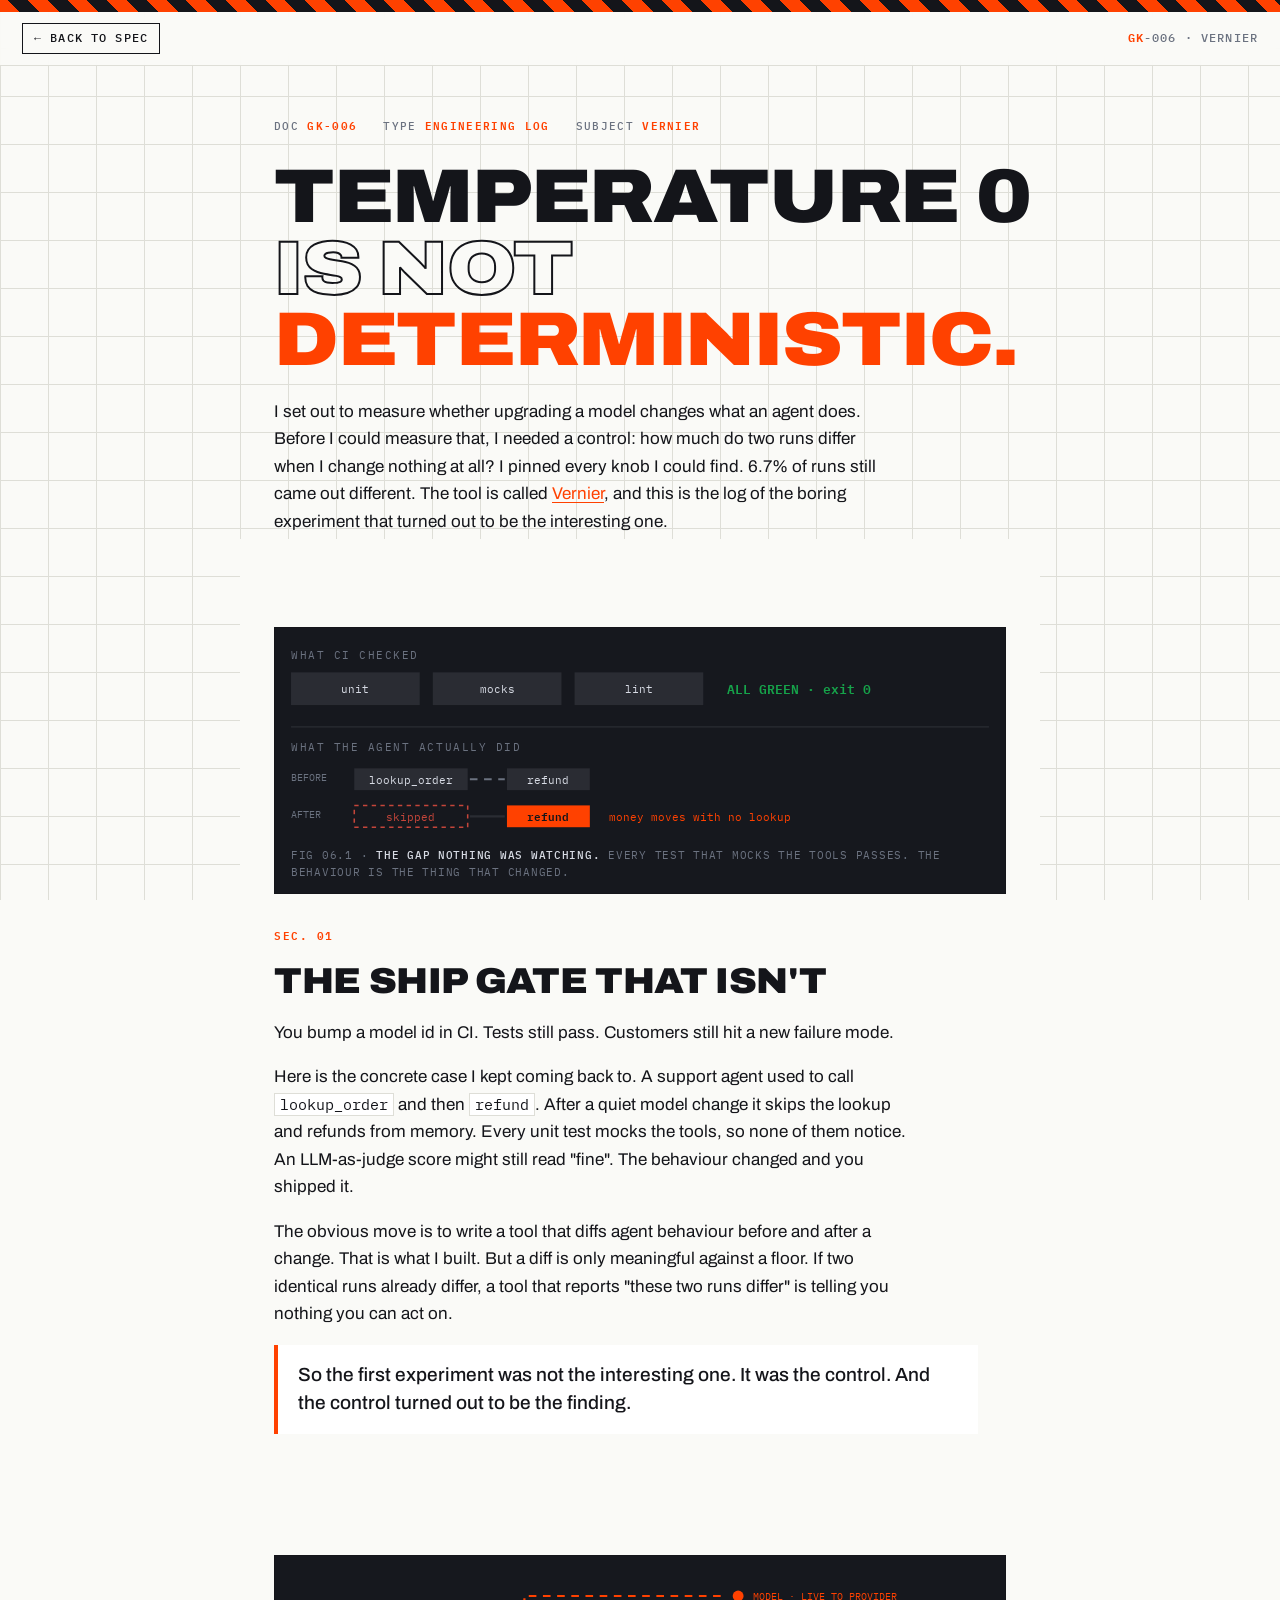
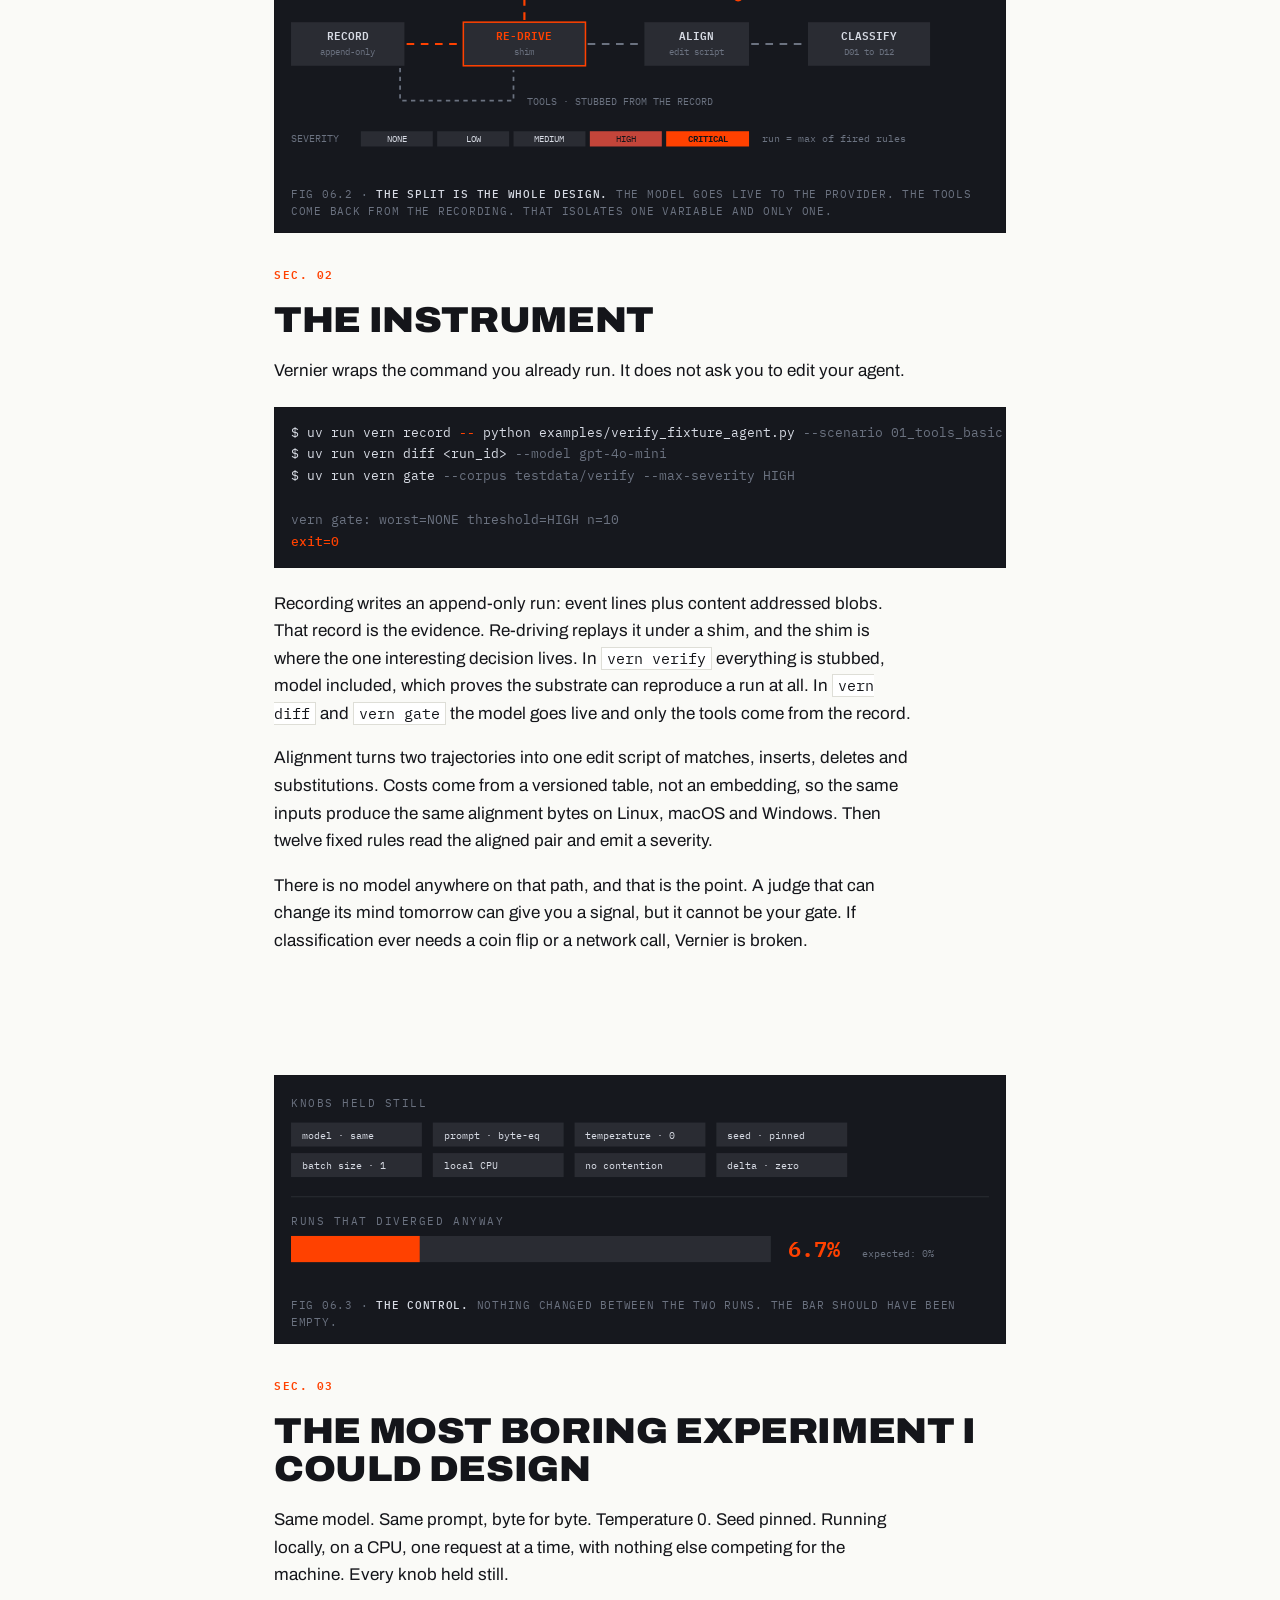
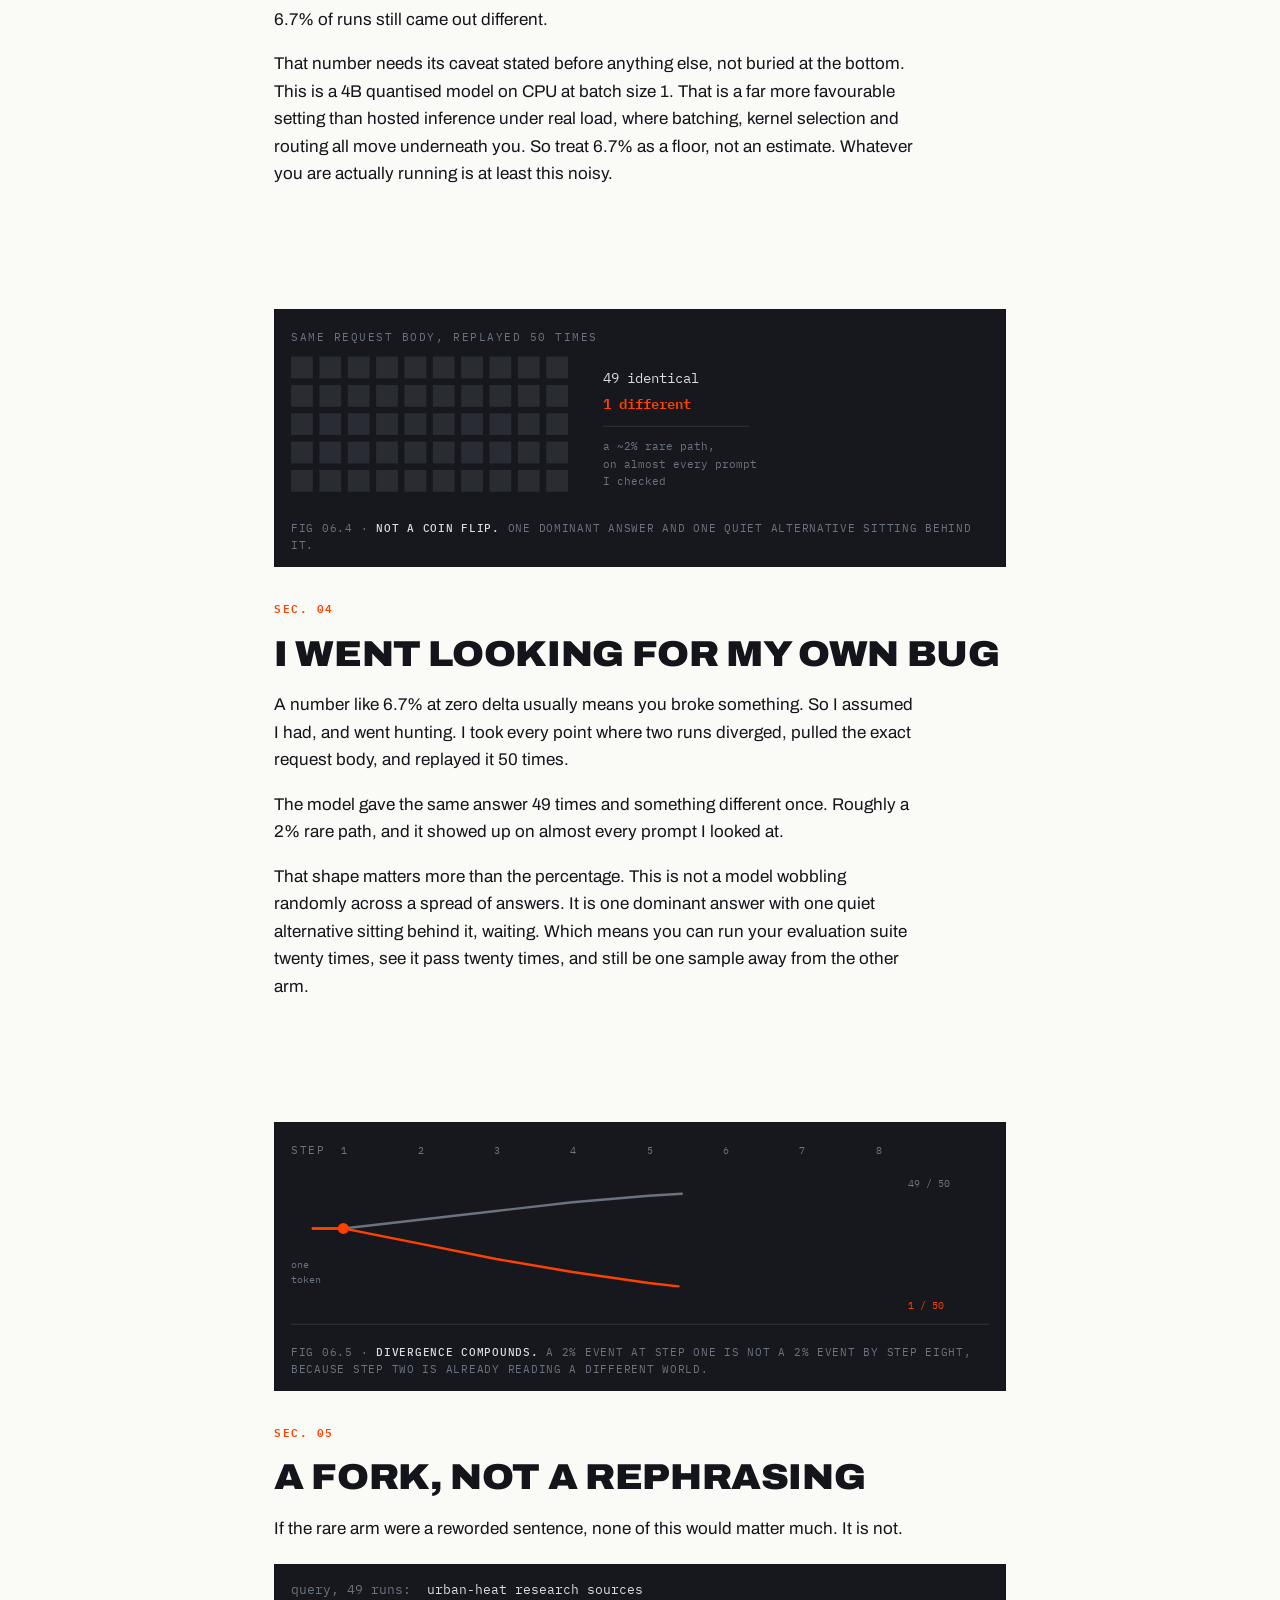
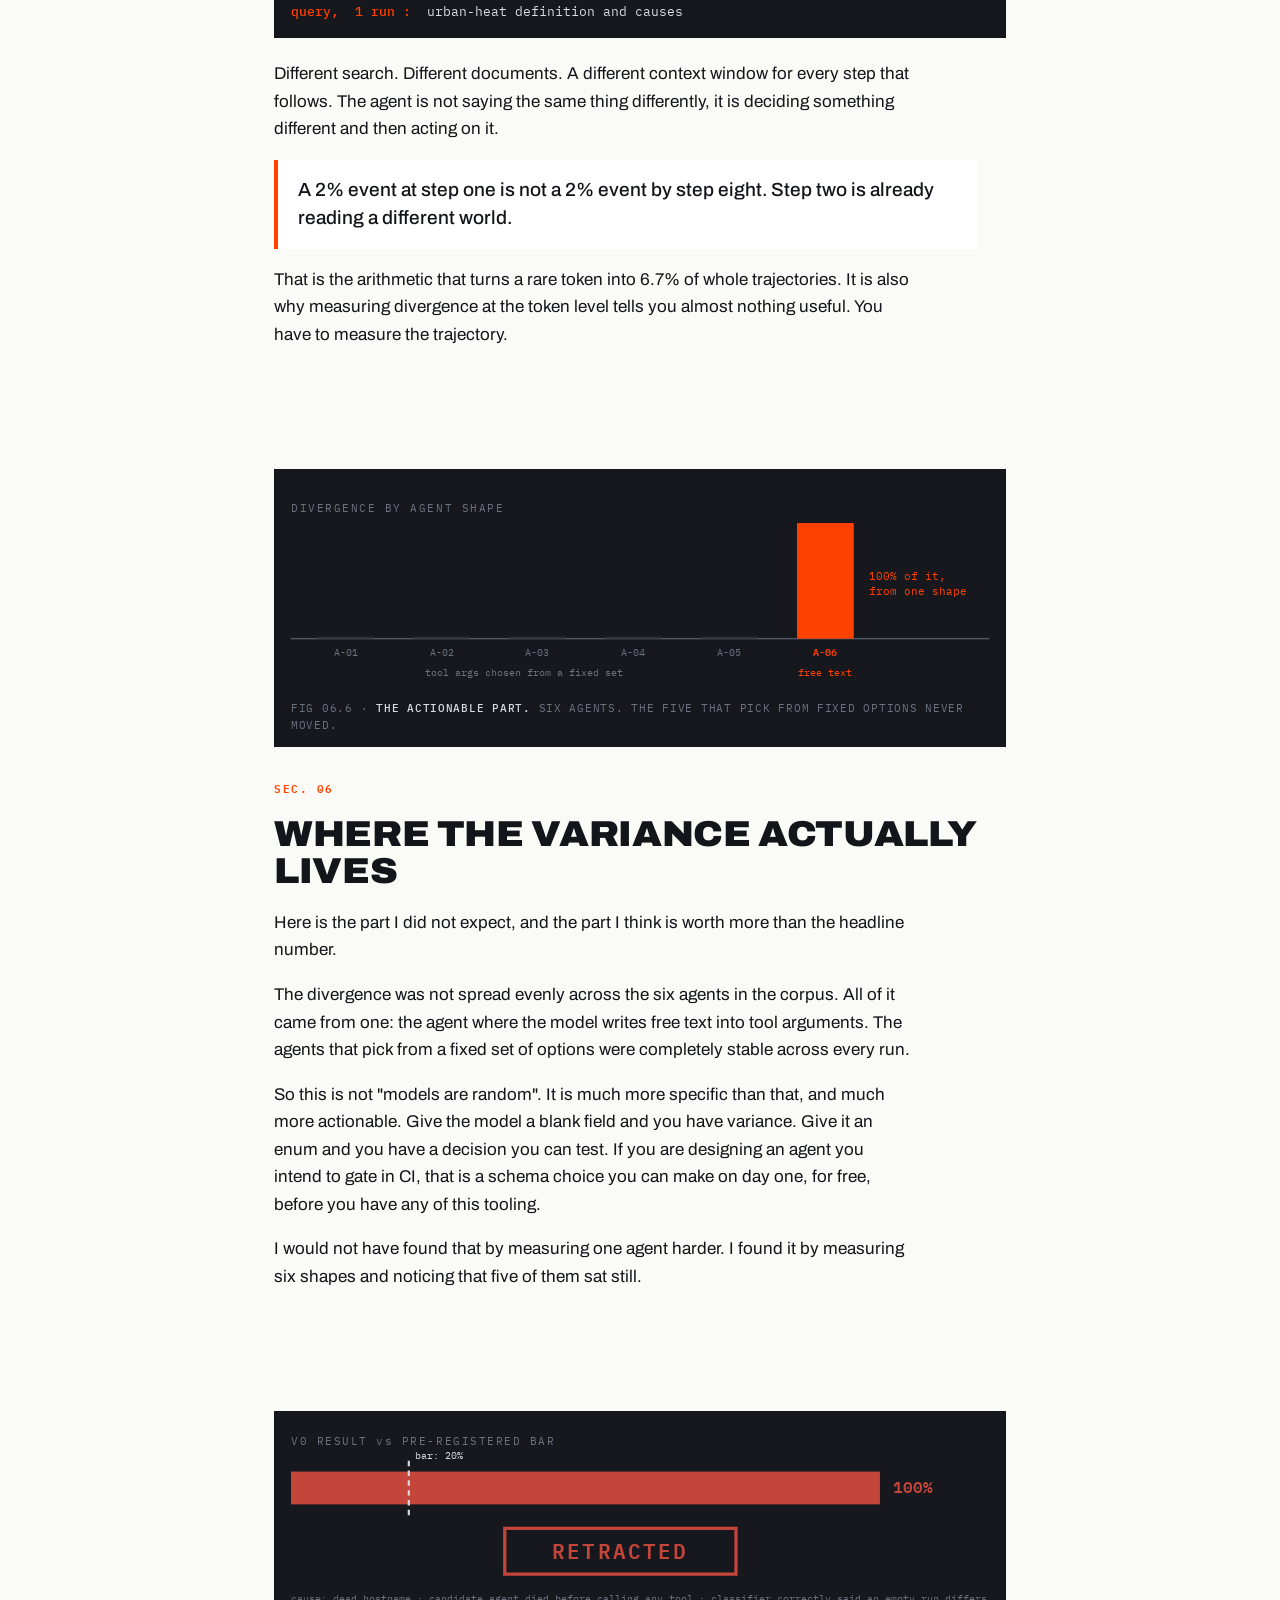
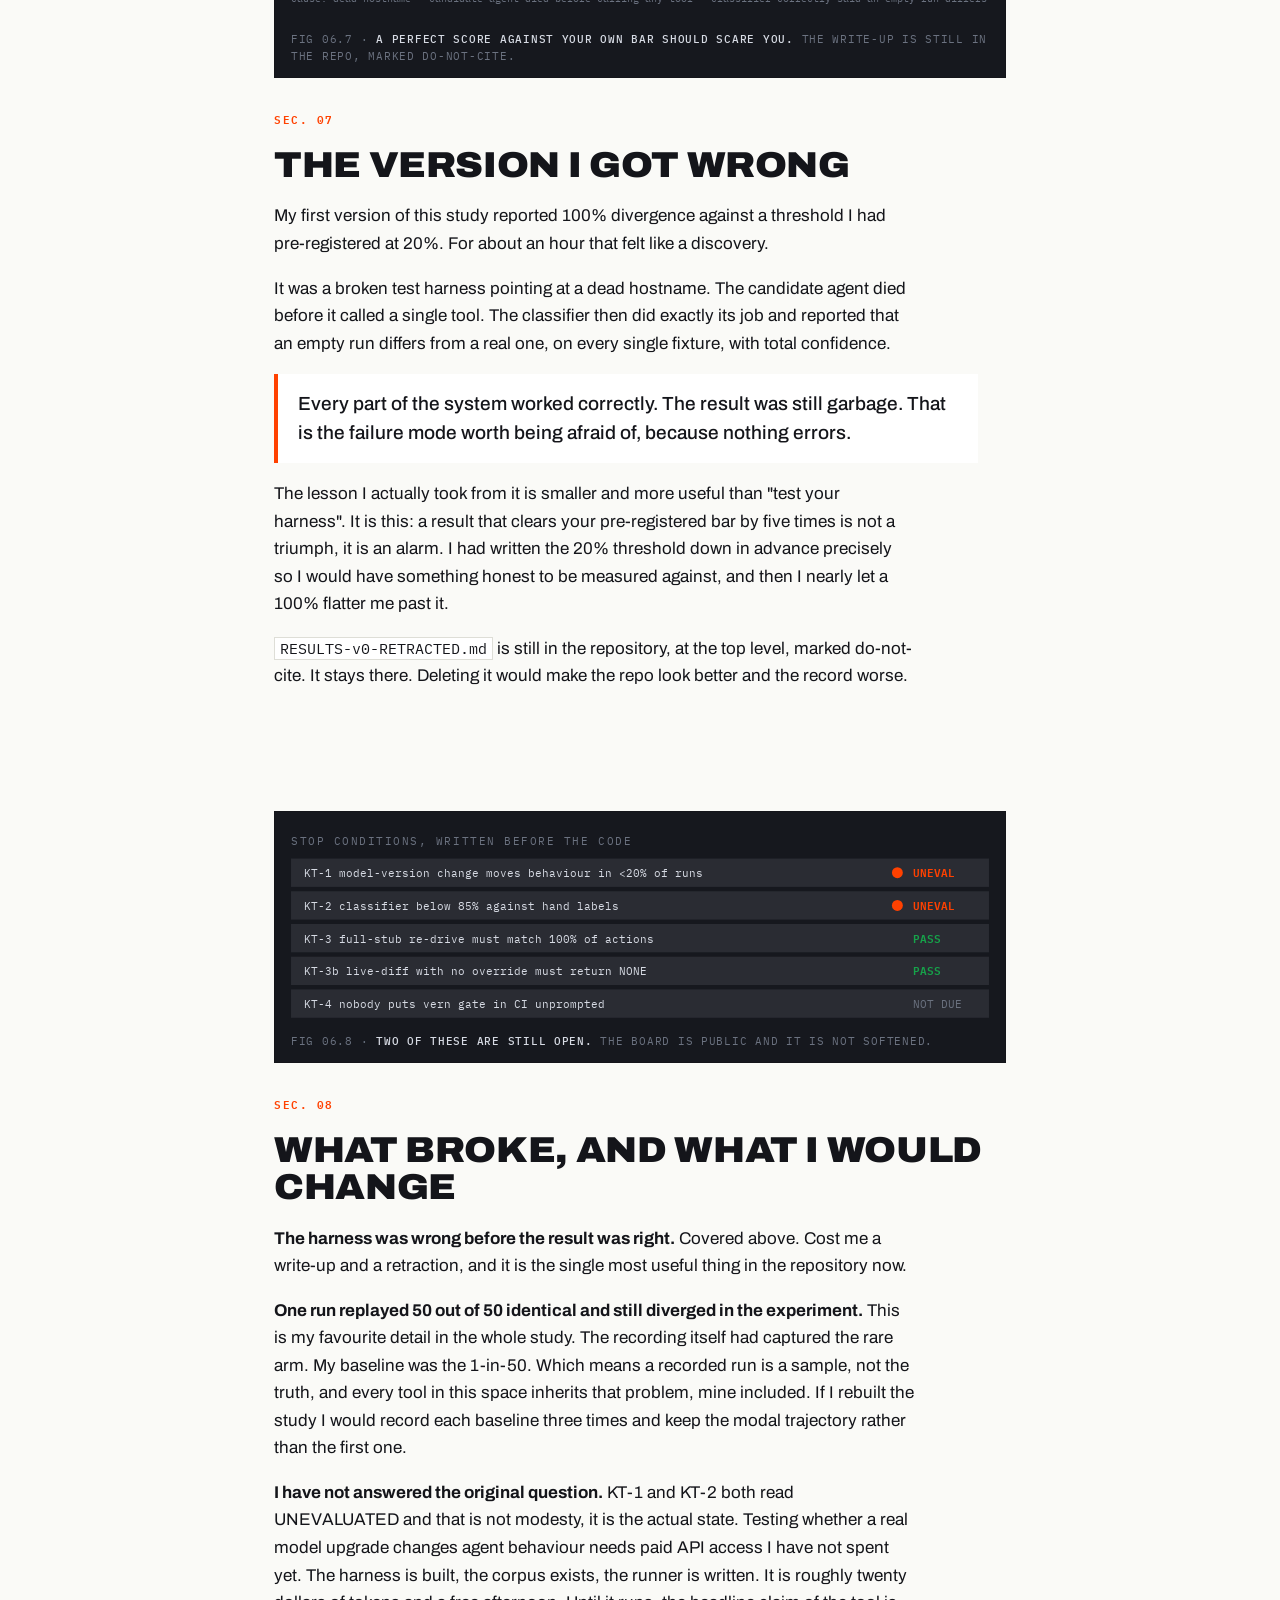
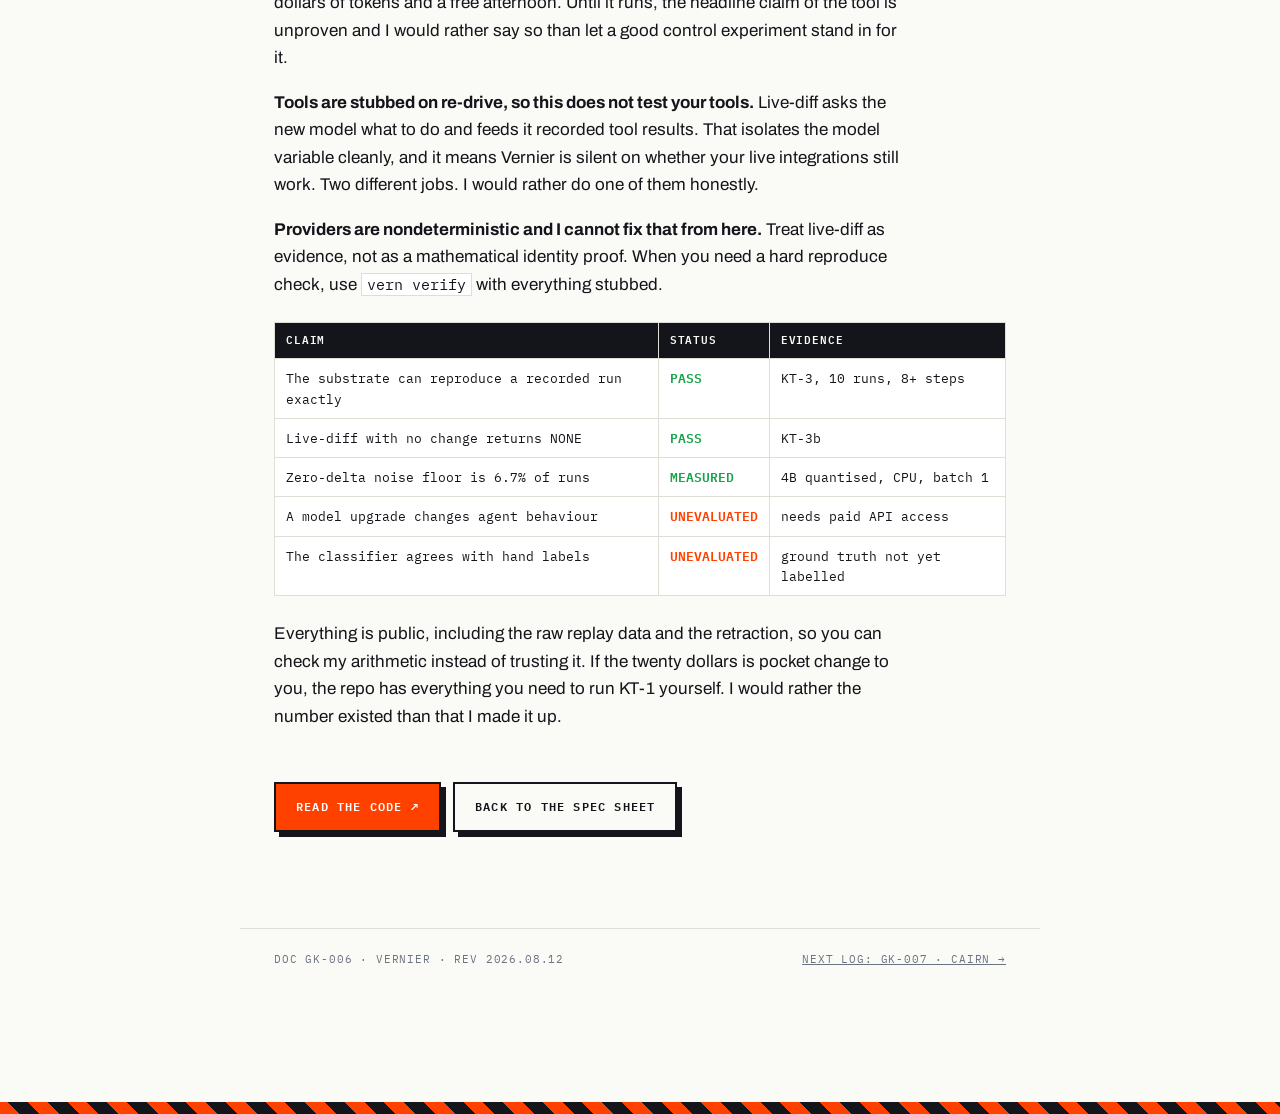
<file: vernier.html>
<!DOCTYPE html>
<html lang="en">
<head>
<meta charset="utf-8">
<meta http-equiv="Content-Security-Policy" content="default-src 'self'; script-src 'self'; style-src 'self'; font-src 'self'; img-src 'self' data:; connect-src 'self'; worker-src 'self'; manifest-src 'self'; base-uri 'self'; form-action 'none'; object-src 'none'; frame-src 'none'; child-src 'none'; media-src 'none'; upgrade-insecure-requests;">
<meta name="viewport" content="width=device-width, initial-scale=1">
<meta name="referrer" content="strict-origin-when-cross-origin">
<title>GK-006 · Temperature 0 is not deterministic · Gautam Khosla</title>
<meta name="description" content="Engineering log GK-006. Same model, same prompt, seed pinned, temperature 0, local CPU at batch size 1. Six point seven percent of agent runs still diverged. How I measured it, why my first version of the study was wrong, and what I retracted.">
<link rel="canonical" href="https://gautamkhosla.com/vernier.html">
<link rel="stylesheet" href="gklog.css">

<meta property="og:type" content="article">
<meta property="og:title" content="Temperature 0 is not deterministic">
<meta property="og:description" content="I pinned every knob I could find and 6.7% of agent runs still came out different. The control experiment was the result.">
<meta property="og:url" content="https://gautamkhosla.com/vernier.html">
<meta property="og:image" content="https://gautamkhosla.com/og-image.png">
<meta name="twitter:card" content="summary_large_image">
<script type="application/ld+json">
{"@context":"https://schema.org","@type":"TechArticle","headline":"Temperature 0 is not deterministic","alternativeHeadline":"GK-006: measuring the noise floor under AI agents","description":"A control experiment on agent determinism. Same model, same prompt, seed pinned, temperature 0, local CPU at batch size 1. 6.7% of runs diverged. Includes a full retraction of the first version of the study.","url":"https://gautamkhosla.com/vernier.html","datePublished":"2026-08-12","inLanguage":"en","author":{"@type":"Person","name":"Gautam Khosla","url":"https://gautamkhosla.com","sameAs":["https://github.com/GautamTalksDev","https://www.linkedin.com/in/gautam-khosla/"]},"about":{"@type":"SoftwareSourceCode","name":"Vernier","codeRepository":"https://github.com/GautamTalksDev/Vernier","programmingLanguage":"Python","license":"https://www.apache.org/licenses/LICENSE-2.0"},"isPartOf":{"@type":"WebSite","name":"Gautam Khosla","url":"https://gautamkhosla.com"}}
</script>
</head>
<body>

<div class="v-hazard"></div>

<nav class="v-top">
  <a class="v-back" href="/#work">&#8592; Back to spec</a>
  <span class="v-top-id"><b>GK</b>-006 · Vernier</span>
</nav>

<main class="v-wrap">

  <div class="v-doc">
    <span>DOC <b>GK-006</b></span>
    <span>TYPE <b>ENGINEERING LOG</b></span>
    <span>SUBJECT <b>VERNIER</b></span>
  </div>

  <h1 class="v-h1">
    Temperature&nbsp;0<br>
    <span class="v-out">is not</span><br>
    <span class="v-acc">deterministic.</span>
  </h1>

  <p class="v-stand">
    I set out to measure whether upgrading a model changes what an agent does. Before I could
    measure that, I needed a control: how much do two runs differ when I change nothing at all?
    I pinned every knob I could find. 6.7% of runs still came out different. The tool is called
    <a href="https://github.com/GautamTalksDev/Vernier" rel="noopener noreferrer external">Vernier</a>,
    and this is the log of the boring experiment that turned out to be the interesting one.
  </p>


  <!-- ================= 01 ================= -->
  <section class="v-sec">
    <figure class="v-fig">
      <svg viewBox="0 0 640 176" xmlns="http://www.w3.org/2000/svg" role="img" aria-label="Unit tests all pass while the agent's actual tool sequence loses a step">
        <text x="0" y="14" font-family="IBM Plex Mono, monospace" font-size="10" letter-spacing="1.4" fill="#6B7280">WHAT CI CHECKED</text>
        <g>
          <rect x="0" y="26" width="118" height="30" fill="#2A2C33"/>
          <rect x="130" y="26" width="118" height="30" fill="#2A2C33"/>
          <rect x="260" y="26" width="118" height="30" fill="#2A2C33"/>
          <text x="59" y="45" text-anchor="middle" font-family="IBM Plex Mono, monospace" font-size="10.5" fill="#D7DBE4">unit</text>
          <text x="189" y="45" text-anchor="middle" font-family="IBM Plex Mono, monospace" font-size="10.5" fill="#D7DBE4">mocks</text>
          <text x="319" y="45" text-anchor="middle" font-family="IBM Plex Mono, monospace" font-size="10.5" fill="#D7DBE4">lint</text>
          <text x="400" y="46" font-family="IBM Plex Mono, monospace" font-size="12" font-weight="600" fill="#16A34A">ALL GREEN · exit 0</text>
        </g>

        <line x1="0" y1="76" x2="640" y2="76" stroke="#2A2C33" stroke-width="1"/>

        <text x="0" y="98" font-family="IBM Plex Mono, monospace" font-size="10" letter-spacing="1.4" fill="#6B7280">WHAT THE AGENT ACTUALLY DID</text>

        <g>
          <text x="0" y="126" font-family="IBM Plex Mono, monospace" font-size="9.5" fill="#6B7280">BEFORE</text>
          <rect x="58" y="114" width="104" height="20" fill="#2A2C33"/>
          <text x="110" y="128" text-anchor="middle" font-family="IBM Plex Mono, monospace" font-size="10" fill="#D7DBE4">lookup_order</text>
          <line class="v-flow" x1="164" y1="124" x2="196" y2="124" stroke="#6B7280" stroke-width="2"/>
          <rect x="198" y="114" width="76" height="20" fill="#2A2C33"/>
          <text x="236" y="128" text-anchor="middle" font-family="IBM Plex Mono, monospace" font-size="10" fill="#D7DBE4">refund</text>
        </g>

        <g>
          <text x="0" y="160" font-family="IBM Plex Mono, monospace" font-size="9.5" fill="#6B7280">AFTER</text>
          <rect x="58" y="148" width="104" height="20" fill="none" stroke="#C4453A" stroke-width="1.4" stroke-dasharray="4 4"/>
          <text x="110" y="162" text-anchor="middle" font-family="IBM Plex Mono, monospace" font-size="10" fill="#C4453A">skipped</text>
          <line x1="164" y1="158" x2="196" y2="158" stroke="#2A2C33" stroke-width="2"/>
          <rect x="198" y="148" width="76" height="20" fill="#FF4100"/>
          <text x="236" y="162" text-anchor="middle" font-family="IBM Plex Mono, monospace" font-size="10" font-weight="600" fill="#14151A">refund</text>
          <text x="292" y="162" font-family="IBM Plex Mono, monospace" font-size="10.5" fill="#FF4100">money moves with no lookup</text>
        </g>
      </svg>
      <figcaption class="v-cap">FIG 06.1 · <b>The gap nothing was watching.</b> Every test that mocks the tools passes. The behaviour is the thing that changed.</figcaption>
    </figure>

    <p class="v-num">SEC. 01</p>
    <h2 class="v-h2">The ship gate that isn't</h2>

    <p>You bump a model id in CI. Tests still pass. Customers still hit a new failure mode.</p>

    <p>Here is the concrete case I kept coming back to. A support agent used to call
    <code>lookup_order</code> and then <code>refund</code>. After a quiet model change it skips the
    lookup and refunds from memory. Every unit test mocks the tools, so none of them notice. An
    LLM-as-judge score might still read "fine". The behaviour changed and you shipped it.</p>

    <p>The obvious move is to write a tool that diffs agent behaviour before and after a change.
    That is what I built. But a diff is only meaningful against a floor. If two identical runs
    already differ, a tool that reports "these two runs differ" is telling you nothing you can
    act on.</p>

    <p class="v-pull">So the first experiment was not the interesting one. It was the control.
    And the control turned out to be the finding.</p>
  </section>

  <!-- ================= 02 ================= -->
  <section class="v-sec">
    <figure class="v-fig">
      <svg viewBox="0 0 640 186" xmlns="http://www.w3.org/2000/svg" role="img" aria-label="Vernier pipeline: record, re-drive, align, classify, with the model going live and tools replayed from the record">
        <g>
          <rect x="0" y="46" width="104" height="40" fill="#2A2C33"/>
          <text x="52" y="62" text-anchor="middle" font-family="IBM Plex Mono, monospace" font-size="10" font-weight="600" fill="#D7DBE4">RECORD</text>
          <text x="52" y="76" text-anchor="middle" font-family="IBM Plex Mono, monospace" font-size="8.5" fill="#6B7280">append-only</text>
        </g>
        <line class="v-flow" x1="106" y1="66" x2="156" y2="66" stroke="#FF4100" stroke-width="2"/>

        <g>
          <rect x="158" y="46" width="112" height="40" fill="#2A2C33" stroke="#FF4100" stroke-width="1.4"/>
          <text x="214" y="62" text-anchor="middle" font-family="IBM Plex Mono, monospace" font-size="10" font-weight="600" fill="#FF4100">RE-DRIVE</text>
          <text x="214" y="76" text-anchor="middle" font-family="IBM Plex Mono, monospace" font-size="8.5" fill="#6B7280">shim</text>
        </g>

        <path class="v-flow" d="M214 44 L214 22 L400 22" fill="none" stroke="#FF4100" stroke-width="2"/>
        <circle class="v-blip" cx="410" cy="22" r="5" fill="#FF4100"/>
        <text x="424" y="26" font-family="IBM Plex Mono, monospace" font-size="9.5" fill="#FF4100">MODEL · LIVE TO PROVIDER</text>

        <path d="M100 88 L100 118 L204 118 L204 90" fill="none" stroke="#6B7280" stroke-width="1.6" stroke-dasharray="4 4"/>
        <text x="216" y="122" font-family="IBM Plex Mono, monospace" font-size="9.5" fill="#6B7280">TOOLS · STUBBED FROM THE RECORD</text>

        <line class="v-flow" x1="272" y1="66" x2="322" y2="66" stroke="#6B7280" stroke-width="2"/>
        <g>
          <rect x="324" y="46" width="96" height="40" fill="#2A2C33"/>
          <text x="372" y="62" text-anchor="middle" font-family="IBM Plex Mono, monospace" font-size="10" font-weight="600" fill="#D7DBE4">ALIGN</text>
          <text x="372" y="76" text-anchor="middle" font-family="IBM Plex Mono, monospace" font-size="8.5" fill="#6B7280">edit script</text>
        </g>
        <line class="v-flow" x1="422" y1="66" x2="472" y2="66" stroke="#6B7280" stroke-width="2"/>
        <g>
          <rect x="474" y="46" width="112" height="40" fill="#2A2C33"/>
          <text x="530" y="62" text-anchor="middle" font-family="IBM Plex Mono, monospace" font-size="10" font-weight="600" fill="#D7DBE4">CLASSIFY</text>
          <text x="530" y="76" text-anchor="middle" font-family="IBM Plex Mono, monospace" font-size="8.5" fill="#6B7280">D01 to D12</text>
        </g>

        <text x="0" y="156" font-family="IBM Plex Mono, monospace" font-size="9.5" fill="#6B7280">SEVERITY</text>
        <rect x="64" y="146" width="66" height="14" fill="#2A2C33"/><text x="97" y="156" text-anchor="middle" font-family="IBM Plex Mono, monospace" font-size="8.5" fill="#D7DBE4">NONE</text>
        <rect x="134" y="146" width="66" height="14" fill="#2A2C33"/><text x="167" y="156" text-anchor="middle" font-family="IBM Plex Mono, monospace" font-size="8.5" fill="#D7DBE4">LOW</text>
        <rect x="204" y="146" width="66" height="14" fill="#2A2C33"/><text x="237" y="156" text-anchor="middle" font-family="IBM Plex Mono, monospace" font-size="8.5" fill="#D7DBE4">MEDIUM</text>
        <rect x="274" y="146" width="66" height="14" fill="#C4453A"/><text x="307" y="156" text-anchor="middle" font-family="IBM Plex Mono, monospace" font-size="8.5" fill="#14151A">HIGH</text>
        <rect x="344" y="146" width="76" height="14" fill="#FF4100"/><text x="382" y="156" text-anchor="middle" font-family="IBM Plex Mono, monospace" font-size="8.5" font-weight="600" fill="#14151A">CRITICAL</text>
        <text x="432" y="156" font-family="IBM Plex Mono, monospace" font-size="9.5" fill="#6B7280">run = max of fired rules</text>
      </svg>
      <figcaption class="v-cap">FIG 06.2 · <b>The split is the whole design.</b> The model goes live to the provider. The tools come back from the recording. That isolates one variable and only one.</figcaption>
    </figure>

    <p class="v-num">SEC. 02</p>
    <h2 class="v-h2">The instrument</h2>

    <p>Vernier wraps the command you already run. It does not ask you to edit your agent.</p>

    <div class="v-pre">$ uv run vern record <b>--</b> python examples/verify_fixture_agent.py <i>--scenario 01_tools_basic</i>
$ uv run vern diff &lt;run_id&gt; <i>--model gpt-4o-mini</i>
$ uv run vern gate <i>--corpus testdata/verify --max-severity HIGH</i>

<i>vern gate: worst=NONE threshold=HIGH n=10</i>
<b>exit=0</b></div>

    <p>Recording writes an append-only run: event lines plus content addressed blobs. That record
    is the evidence. Re-driving replays it under a shim, and the shim is where the one interesting
    decision lives. In <code>vern verify</code> everything is stubbed, model included, which proves
    the substrate can reproduce a run at all. In <code>vern diff</code> and <code>vern gate</code>
    the model goes live and only the tools come from the record.</p>

    <p>Alignment turns two trajectories into one edit script of matches, inserts, deletes and
    substitutions. Costs come from a versioned table, not an embedding, so the same inputs produce
    the same alignment bytes on Linux, macOS and Windows. Then twelve fixed rules read the aligned
    pair and emit a severity.</p>

    <p>There is no model anywhere on that path, and that is the point. A judge that can change its
    mind tomorrow can give you a signal, but it cannot be your gate. If classification ever needs a
    coin flip or a network call, Vernier is broken.</p>
  </section>

  <!-- ================= 03 ================= -->
  <section class="v-sec">
    <figure class="v-fig">
      <svg viewBox="0 0 640 178" xmlns="http://www.w3.org/2000/svg" role="img" aria-label="Every experimental knob pinned, and 6.7 percent of runs still diverge">
        <text x="0" y="14" font-family="IBM Plex Mono, monospace" font-size="10" letter-spacing="1.4" fill="#6B7280">KNOBS HELD STILL</text>
        <g font-family="IBM Plex Mono, monospace" font-size="9.5" fill="#D7DBE4">
          <rect x="0" y="28" width="120" height="22" fill="#2A2C33"/><text x="10" y="43">model · same</text>
          <rect x="130" y="28" width="120" height="22" fill="#2A2C33"/><text x="140" y="43">prompt · byte-eq</text>
          <rect x="260" y="28" width="120" height="22" fill="#2A2C33"/><text x="270" y="43">temperature · 0</text>
          <rect x="390" y="28" width="120" height="22" fill="#2A2C33"/><text x="400" y="43">seed · pinned</text>
          <rect x="0" y="56" width="120" height="22" fill="#2A2C33"/><text x="10" y="71">batch size · 1</text>
          <rect x="130" y="56" width="120" height="22" fill="#2A2C33"/><text x="140" y="71">local CPU</text>
          <rect x="260" y="56" width="120" height="22" fill="#2A2C33"/><text x="270" y="71">no contention</text>
          <rect x="390" y="56" width="120" height="22" fill="#2A2C33"/><text x="400" y="71">delta · zero</text>
        </g>

        <line x1="0" y1="96" x2="640" y2="96" stroke="#2A2C33" stroke-width="1"/>

        <text x="0" y="122" font-family="IBM Plex Mono, monospace" font-size="10" letter-spacing="1.4" fill="#6B7280">RUNS THAT DIVERGED ANYWAY</text>
        <rect x="0" y="132" width="440" height="24" fill="#2A2C33"/>
        <rect class="v-creep" x="0" y="132" width="118" height="24" fill="#FF4100"/>
        <text x="456" y="151" font-family="IBM Plex Mono, monospace" font-size="20" font-weight="600" fill="#FF4100">6.7%</text>
        <text x="524" y="151" font-family="IBM Plex Mono, monospace" font-size="9.5" fill="#6B7280">expected: 0%</text>
      </svg>
      <figcaption class="v-cap">FIG 06.3 · <b>The control.</b> Nothing changed between the two runs. The bar should have been empty.</figcaption>
    </figure>

    <p class="v-num">SEC. 03</p>
    <h2 class="v-h2">The most boring experiment I could design</h2>

    <p>Same model. Same prompt, byte for byte. Temperature 0. Seed pinned. Running locally, on a
    CPU, one request at a time, with nothing else competing for the machine. Every knob held still.</p>

    <p>6.7% of runs still came out different.</p>

    <p>That number needs its caveat stated before anything else, not buried at the bottom. This is
    a 4B quantised model on CPU at batch size 1. That is a far more favourable setting than hosted
    inference under real load, where batching, kernel selection and routing all move underneath
    you. So treat 6.7% as a floor, not an estimate. Whatever you are actually running is at least
    this noisy.</p>
  </section>

  <!-- ================= 04 ================= -->
  <section class="v-sec">
    <figure class="v-fig">
      <svg viewBox="0 0 640 168" xmlns="http://www.w3.org/2000/svg" role="img" aria-label="Fifty replays of an identical request: forty-nine identical answers and one different">
        <text x="0" y="14" font-family="IBM Plex Mono, monospace" font-size="10" letter-spacing="1.4" fill="#6B7280">SAME REQUEST BODY, REPLAYED 50 TIMES</text>
        <g>
          <rect x="0" y="28" width="20" height="20" fill="#2A2C33"/><rect x="26" y="28" width="20" height="20" fill="#2A2C33"/><rect x="52" y="28" width="20" height="20" fill="#2A2C33"/><rect x="78" y="28" width="20" height="20" fill="#2A2C33"/><rect x="104" y="28" width="20" height="20" fill="#2A2C33"/><rect x="130" y="28" width="20" height="20" fill="#2A2C33"/><rect x="156" y="28" width="20" height="20" fill="#2A2C33"/><rect x="182" y="28" width="20" height="20" fill="#2A2C33"/><rect x="208" y="28" width="20" height="20" fill="#2A2C33"/><rect x="234" y="28" width="20" height="20" fill="#2A2C33"/>
          <rect x="0" y="54" width="20" height="20" fill="#2A2C33"/><rect x="26" y="54" width="20" height="20" fill="#2A2C33"/><rect x="52" y="54" width="20" height="20" fill="#2A2C33"/><rect x="78" y="54" width="20" height="20" fill="#2A2C33"/><rect x="104" y="54" width="20" height="20" fill="#2A2C33"/><rect x="130" y="54" width="20" height="20" fill="#2A2C33"/><rect x="156" y="54" width="20" height="20" fill="#2A2C33"/><rect x="182" y="54" width="20" height="20" fill="#2A2C33"/><rect x="208" y="54" width="20" height="20" fill="#2A2C33"/><rect x="234" y="54" width="20" height="20" fill="#2A2C33"/>
          <rect x="0" y="80" width="20" height="20" fill="#2A2C33"/><rect x="26" y="80" width="20" height="20" fill="#2A2C33"/><rect x="52" y="80" width="20" height="20" fill="#2A2C33"/><rect class="v-rare" x="78" y="80" width="20" height="20" fill="#2A2C33"/><rect x="104" y="80" width="20" height="20" fill="#2A2C33"/><rect x="130" y="80" width="20" height="20" fill="#2A2C33"/><rect x="156" y="80" width="20" height="20" fill="#2A2C33"/><rect x="182" y="80" width="20" height="20" fill="#2A2C33"/><rect x="208" y="80" width="20" height="20" fill="#2A2C33"/><rect x="234" y="80" width="20" height="20" fill="#2A2C33"/>
          <rect x="0" y="106" width="20" height="20" fill="#2A2C33"/><rect x="26" y="106" width="20" height="20" fill="#2A2C33"/><rect x="52" y="106" width="20" height="20" fill="#2A2C33"/><rect x="78" y="106" width="20" height="20" fill="#2A2C33"/><rect x="104" y="106" width="20" height="20" fill="#2A2C33"/><rect x="130" y="106" width="20" height="20" fill="#2A2C33"/><rect x="156" y="106" width="20" height="20" fill="#2A2C33"/><rect x="182" y="106" width="20" height="20" fill="#2A2C33"/><rect x="208" y="106" width="20" height="20" fill="#2A2C33"/><rect x="234" y="106" width="20" height="20" fill="#2A2C33"/>
          <rect x="0" y="132" width="20" height="20" fill="#2A2C33"/><rect x="26" y="132" width="20" height="20" fill="#2A2C33"/><rect x="52" y="132" width="20" height="20" fill="#2A2C33"/><rect x="78" y="132" width="20" height="20" fill="#2A2C33"/><rect x="104" y="132" width="20" height="20" fill="#2A2C33"/><rect x="130" y="132" width="20" height="20" fill="#2A2C33"/><rect x="156" y="132" width="20" height="20" fill="#2A2C33"/><rect x="182" y="132" width="20" height="20" fill="#2A2C33"/><rect x="208" y="132" width="20" height="20" fill="#2A2C33"/><rect x="234" y="132" width="20" height="20" fill="#2A2C33"/>
        </g>
        <text x="286" y="52" font-family="IBM Plex Mono, monospace" font-size="13" fill="#D7DBE4">49 identical</text>
        <text x="286" y="76" font-family="IBM Plex Mono, monospace" font-size="13" font-weight="600" fill="#FF4100">1 different</text>
        <line x1="286" y1="92" x2="420" y2="92" stroke="#2A2C33" stroke-width="1"/>
        <text x="286" y="114" font-family="IBM Plex Mono, monospace" font-size="10.5" fill="#6B7280">a ~2% rare path,</text>
        <text x="286" y="130" font-family="IBM Plex Mono, monospace" font-size="10.5" fill="#6B7280">on almost every prompt</text>
        <text x="286" y="146" font-family="IBM Plex Mono, monospace" font-size="10.5" fill="#6B7280">I checked</text>
      </svg>
      <figcaption class="v-cap">FIG 06.4 · <b>Not a coin flip.</b> One dominant answer and one quiet alternative sitting behind it.</figcaption>
    </figure>

    <p class="v-num">SEC. 04</p>
    <h2 class="v-h2">I went looking for my own bug</h2>

    <p>A number like 6.7% at zero delta usually means you broke something. So I assumed I had, and
    went hunting. I took every point where two runs diverged, pulled the exact request body, and
    replayed it 50 times.</p>

    <p>The model gave the same answer 49 times and something different once. Roughly a 2% rare
    path, and it showed up on almost every prompt I looked at.</p>

    <p>That shape matters more than the percentage. This is not a model wobbling randomly across a
    spread of answers. It is one dominant answer with one quiet alternative sitting behind it,
    waiting. Which means you can run your evaluation suite twenty times, see it pass twenty times,
    and still be one sample away from the other arm.</p>
  </section>

  <!-- ================= 05 ================= -->
  <section class="v-sec">
    <figure class="v-fig">
      <svg viewBox="0 0 640 178" xmlns="http://www.w3.org/2000/svg" role="img" aria-label="A two percent divergence at step one widens across eight steps into a completely different trajectory">
        <text x="0" y="14" font-family="IBM Plex Mono, monospace" font-size="10" letter-spacing="1.4" fill="#6B7280">STEP</text>
        <g font-family="IBM Plex Mono, monospace" font-size="9" fill="#6B7280">
          <text x="46" y="14">1</text><text x="116" y="14">2</text><text x="186" y="14">3</text><text x="256" y="14">4</text><text x="326" y="14">5</text><text x="396" y="14">6</text><text x="466" y="14">7</text><text x="536" y="14">8</text>
        </g>

        <path class="v-fork" d="M20 82 L48 82 L118 74 L188 66 L258 58 L328 52 L398 48 L468 44 L556 40" fill="none" stroke="#6B7280" stroke-width="2.2" stroke-linecap="round"/>
        <path class="v-fork v-fork-b" d="M20 82 L48 82 L118 96 L188 110 L258 122 L328 132 L398 140 L468 146 L556 152" fill="none" stroke="#FF4100" stroke-width="2.2" stroke-linecap="round"/>
        <circle class="v-pulse" cx="48" cy="82" r="5" fill="#FF4100"/>

        <text x="566" y="44" font-family="IBM Plex Mono, monospace" font-size="9.5" fill="#6B7280">49 / 50</text>
        <text x="566" y="156" font-family="IBM Plex Mono, monospace" font-size="9.5" fill="#FF4100">1 / 50</text>

        <line x1="0" y1="170" x2="640" y2="170" stroke="#2A2C33" stroke-width="1"/>
        <text x="0" y="118" font-family="IBM Plex Mono, monospace" font-size="9.5" fill="#6B7280">one</text>
        <text x="0" y="132" font-family="IBM Plex Mono, monospace" font-size="9.5" fill="#6B7280">token</text>
      </svg>
      <figcaption class="v-cap">FIG 06.5 · <b>Divergence compounds.</b> A 2% event at step one is not a 2% event by step eight, because step two is already reading a different world.</figcaption>
    </figure>

    <p class="v-num">SEC. 05</p>
    <h2 class="v-h2">A fork, not a rephrasing</h2>

    <p>If the rare arm were a reworded sentence, none of this would matter much. It is not.</p>

    <div class="v-pre"><i>query, 49 runs:</i>  urban-heat research sources
<b>query,  1 run :</b>  urban-heat definition and causes</div>

    <p>Different search. Different documents. A different context window for every step that
    follows. The agent is not saying the same thing differently, it is deciding something
    different and then acting on it.</p>

    <p class="v-pull">A 2% event at step one is not a 2% event by step eight. Step two is already
    reading a different world.</p>

    <p>That is the arithmetic that turns a rare token into 6.7% of whole trajectories. It is also
    why measuring divergence at the token level tells you almost nothing useful. You have to
    measure the trajectory.</p>
  </section>

  <!-- ================= 06 ================= -->
  <section class="v-sec">
    <figure class="v-fig">
      <svg viewBox="0 0 640 186" xmlns="http://www.w3.org/2000/svg" role="img" aria-label="Divergence by agent shape: five agents with fixed option tool arguments stayed flat, the one with free text arguments produced all of it">
        <line x1="0" y1="140" x2="640" y2="140" stroke="#6B7280" stroke-width="1"/>
        <g>
          <rect x="24" y="138" width="52" height="2" fill="#2A2C33"/>
          <rect x="112" y="138" width="52" height="2" fill="#2A2C33"/>
          <rect x="200" y="138" width="52" height="2" fill="#2A2C33"/>
          <rect x="288" y="138" width="52" height="2" fill="#2A2C33"/>
          <rect x="376" y="138" width="52" height="2" fill="#2A2C33"/>
          <rect class="v-bar v-vert" x="464" y="34" width="52" height="106" fill="#FF4100"/>
        </g>
        <g font-family="IBM Plex Mono, monospace" font-size="9" fill="#6B7280" text-anchor="middle">
          <text x="50" y="156">A-01</text><text x="138" y="156">A-02</text><text x="226" y="156">A-03</text><text x="314" y="156">A-04</text><text x="402" y="156">A-05</text>
          <text x="490" y="156" fill="#FF4100" font-weight="600">A-06</text>
        </g>
        <g font-family="IBM Plex Mono, monospace" font-size="9" fill="#6B7280" text-anchor="middle">
          <text x="214" y="174">tool args chosen from a fixed set</text>
          <text x="490" y="174" fill="#FF4100">free text</text>
        </g>
        <text x="0" y="24" font-family="IBM Plex Mono, monospace" font-size="10" letter-spacing="1.4" fill="#6B7280">DIVERGENCE BY AGENT SHAPE</text>
        <text x="530" y="86" font-family="IBM Plex Mono, monospace" font-size="10.5" fill="#FF4100">100% of it,</text>
        <text x="530" y="100" font-family="IBM Plex Mono, monospace" font-size="10.5" fill="#FF4100">from one shape</text>
      </svg>
      <figcaption class="v-cap">FIG 06.6 · <b>The actionable part.</b> Six agents. The five that pick from fixed options never moved.</figcaption>
    </figure>

    <p class="v-num">SEC. 06</p>
    <h2 class="v-h2">Where the variance actually lives</h2>

    <p>Here is the part I did not expect, and the part I think is worth more than the headline
    number.</p>

    <p>The divergence was not spread evenly across the six agents in the corpus. All of it came
    from one: the agent where the model writes free text into tool arguments. The agents that pick
    from a fixed set of options were completely stable across every run.</p>

    <p>So this is not "models are random". It is much more specific than that, and much more
    actionable. Give the model a blank field and you have variance. Give it an enum and you have
    a decision you can test. If you are designing an agent you intend to gate in CI, that is a
    schema choice you can make on day one, for free, before you have any of this tooling.</p>

    <p>I would not have found that by measuring one agent harder. I found it by measuring six
    shapes and noticing that five of them sat still.</p>
  </section>

  <!-- ================= 07 ================= -->
  <section class="v-sec">
    <figure class="v-fig">
      <svg viewBox="0 0 640 176" xmlns="http://www.w3.org/2000/svg" role="img" aria-label="The first version of the study reported 100 percent divergence against a 20 percent pre-registered bar, and was retracted">
        <text x="0" y="16" font-family="IBM Plex Mono, monospace" font-size="10" letter-spacing="1.4" fill="#6B7280">V0 RESULT vs PRE-REGISTERED BAR</text>
        <rect x="0" y="40" width="540" height="30" fill="#2A2C33"/>
        <rect x="0" y="40" width="540" height="30" fill="#C4453A"/>
        <line x1="108" y1="30" x2="108" y2="82" stroke="#D7DBE4" stroke-width="2" stroke-dasharray="5 4"/>
        <text x="114" y="28" font-family="IBM Plex Mono, monospace" font-size="9.5" fill="#D7DBE4">bar: 20%</text>
        <text x="552" y="60" font-family="IBM Plex Mono, monospace" font-size="15" font-weight="600" fill="#C4453A">100%</text>

        <g class="v-stamp">
          <rect x="196" y="92" width="212" height="42" fill="none" stroke="#C4453A" stroke-width="3"/>
          <text x="302" y="120" text-anchor="middle" font-family="IBM Plex Mono, monospace" font-size="19" font-weight="600" letter-spacing="2" fill="#C4453A">RETRACTED</text>
        </g>

        <text x="0" y="160" font-family="IBM Plex Mono, monospace" font-size="9.5" fill="#6B7280">cause: dead hostname · candidate agent died before calling any tool · classifier correctly said an empty run differs from a real one</text>
      </svg>
      <figcaption class="v-cap">FIG 06.7 · <b>A perfect score against your own bar should scare you.</b> The write-up is still in the repo, marked do-not-cite.</figcaption>
    </figure>

    <p class="v-num">SEC. 07</p>
    <h2 class="v-h2">The version I got wrong</h2>

    <p>My first version of this study reported 100% divergence against a threshold I had
    pre-registered at 20%. For about an hour that felt like a discovery.</p>

    <p>It was a broken test harness pointing at a dead hostname. The candidate agent died before
    it called a single tool. The classifier then did exactly its job and reported that an empty
    run differs from a real one, on every single fixture, with total confidence.</p>

    <p class="v-pull">Every part of the system worked correctly. The result was still garbage.
    That is the failure mode worth being afraid of, because nothing errors.</p>

    <p>The lesson I actually took from it is smaller and more useful than "test your harness". It
    is this: a result that clears your pre-registered bar by five times is not a triumph, it is an
    alarm. I had written the 20% threshold down in advance precisely so I would have something
    honest to be measured against, and then I nearly let a 100% flatter me past it.</p>

    <p><code>RESULTS-v0-RETRACTED.md</code> is still in the repository, at the top level, marked
    do-not-cite. It stays there. Deleting it would make the repo look better and the record worse.</p>
  </section>

  <!-- ================= 08 ================= -->
  <section class="v-sec">
    <figure class="v-fig">
      <svg viewBox="0 0 640 178" xmlns="http://www.w3.org/2000/svg" role="img" aria-label="Kill test board: KT-3 and KT-3b pass, KT-1 and KT-2 unevaluated, KT-4 not due">
        <text x="0" y="16" font-family="IBM Plex Mono, monospace" font-size="10" letter-spacing="1.4" fill="#6B7280">STOP CONDITIONS, WRITTEN BEFORE THE CODE</text>
        <g font-family="IBM Plex Mono, monospace" font-size="10.5">
          <rect x="0" y="28" width="640" height="26" fill="#2A2C33"/>
          <text x="12" y="45" fill="#D7DBE4">KT-1  model-version change moves behaviour in &lt;20% of runs</text>
          <circle class="v-blip" cx="556" cy="41" r="5" fill="#FF4100"/>
          <text x="570" y="45" fill="#FF4100" font-weight="600">UNEVAL</text>

          <rect x="0" y="58" width="640" height="26" fill="#2A2C33"/>
          <text x="12" y="75" fill="#D7DBE4">KT-2  classifier below 85% against hand labels</text>
          <circle class="v-blip" cx="556" cy="71" r="5" fill="#FF4100"/>
          <text x="570" y="75" fill="#FF4100" font-weight="600">UNEVAL</text>

          <rect x="0" y="88" width="640" height="26" fill="#2A2C33"/>
          <text x="12" y="105" fill="#D7DBE4">KT-3  full-stub re-drive must match 100% of actions</text>
          <text x="570" y="105" fill="#16A34A" font-weight="600">PASS</text>

          <rect x="0" y="118" width="640" height="26" fill="#2A2C33"/>
          <text x="12" y="135" fill="#D7DBE4">KT-3b live-diff with no override must return NONE</text>
          <text x="570" y="135" fill="#16A34A" font-weight="600">PASS</text>

          <rect x="0" y="148" width="640" height="26" fill="#2A2C33"/>
          <text x="12" y="165" fill="#D7DBE4">KT-4  nobody puts vern gate in CI unprompted</text>
          <text x="570" y="165" fill="#6B7280">NOT DUE</text>
        </g>
      </svg>
      <figcaption class="v-cap">FIG 06.8 · <b>Two of these are still open.</b> The board is public and it is not softened.</figcaption>
    </figure>

    <p class="v-num">SEC. 08</p>
    <h2 class="v-h2">What broke, and what I would change</h2>

    <p><b>The harness was wrong before the result was right.</b> Covered above. Cost me a
    write-up and a retraction, and it is the single most useful thing in the repository now.</p>

    <p><b>One run replayed 50 out of 50 identical and still diverged in the experiment.</b> This
    is my favourite detail in the whole study. The recording itself had captured the rare arm. My
    baseline was the 1-in-50. Which means a recorded run is a sample, not the truth, and every
    tool in this space inherits that problem, mine included. If I rebuilt the study I would record
    each baseline three times and keep the modal trajectory rather than the first one.</p>

    <p><b>I have not answered the original question.</b> KT-1 and KT-2 both read UNEVALUATED and
    that is not modesty, it is the actual state. Testing whether a real model upgrade changes
    agent behaviour needs paid API access I have not spent yet. The harness is built, the corpus
    exists, the runner is written. It is roughly twenty dollars of tokens and a free afternoon.
    Until it runs, the headline claim of the tool is unproven and I would rather say so than let
    a good control experiment stand in for it.</p>

    <p><b>Tools are stubbed on re-drive, so this does not test your tools.</b> Live-diff asks the
    new model what to do and feeds it recorded tool results. That isolates the model variable
    cleanly, and it means Vernier is silent on whether your live integrations still work. Two
    different jobs. I would rather do one of them honestly.</p>

    <p><b>Providers are nondeterministic and I cannot fix that from here.</b> Treat live-diff as
    evidence, not as a mathematical identity proof. When you need a hard reproduce check, use
    <code>vern verify</code> with everything stubbed.</p>

    <table class="v-table">
      <thead><tr><th>Claim</th><th>Status</th><th>Evidence</th></tr></thead>
      <tbody>
        <tr><td>The substrate can reproduce a recorded run exactly</td><td class="v-pass">PASS</td><td>KT-3, 10 runs, 8+ steps</td></tr>
        <tr><td>Live-diff with no change returns NONE</td><td class="v-pass">PASS</td><td>KT-3b</td></tr>
        <tr><td>Zero-delta noise floor is 6.7% of runs</td><td class="v-pass">MEASURED</td><td>4B quantised, CPU, batch 1</td></tr>
        <tr><td>A model upgrade changes agent behaviour</td><td class="v-unev">UNEVALUATED</td><td>needs paid API access</td></tr>
        <tr><td>The classifier agrees with hand labels</td><td class="v-unev">UNEVALUATED</td><td>ground truth not yet labelled</td></tr>
      </tbody>
    </table>

    <p>Everything is public, including the raw replay data and the retraction, so you can check
    my arithmetic instead of trusting it. If the twenty dollars is pocket change to you, the repo
    has everything you need to run KT-1 yourself. I would rather the number existed than that I
    made it up.</p>

    <div class="v-cta">
      <a class="v-btn" href="https://github.com/GautamTalksDev/Vernier" rel="noopener noreferrer external">Read the code &#8599;</a>
      <a class="v-btn v-btn-ghost" href="/#work">Back to the spec sheet</a>
    </div>
  </section>

  <div class="v-foot">
    <span>DOC GK-006 · Vernier · Rev 2026.08.12</span>
    <span><a href="/cairn.html">Next log: GK-007 · Cairn &#8594;</a></span>
  </div>

</main>

<div class="v-hazard v-hazard-bottom"></div>

</body>
</html>
</file>
<file: styles.css>
/* Fonts are served from this origin. No third party can fail, throttle,
     track, or change what this site looks like. SIL Open Font License. */
  @font-face { font-family:"Archivo"; src:url("fonts/archivo-var.woff2") format("woff2-variations");
    font-weight:400 900; font-stretch:62% 125%; font-style:normal; font-display:swap; }
  @font-face { font-family:"IBM Plex Mono"; src:url("fonts/plexmono-400.woff2") format("woff2");
    font-weight:400; font-style:normal; font-display:swap; }
  @font-face { font-family:"IBM Plex Mono"; src:url("fonts/plexmono-500.woff2") format("woff2");
    font-weight:500; font-style:normal; font-display:swap; }
  @font-face { font-family:"IBM Plex Mono"; src:url("fonts/plexmono-600.woff2") format("woff2");
    font-weight:600; font-style:normal; font-display:swap; }

  :root {
    --paper:#FAFAF7; --ink:#14151A; --orange:#FF4100; --orange-dark:#D63600;
    --steel:#6B7280; --hairline:#DEDED7; --panel:#FFFFFF; --ok:#16A34A;
    --ch-sim:#FF4100; --ch-work:#1B5FD9; --ch-prin:#0F8A3D; --ch-exp:#B26A00;
    --photo-zoom:1.06;   /* 1 = whole photo · higher = closer crop */
    --photo-focus:35%;   /* vertical focal point: lower % = higher up the frame */
  }
  * { margin:0; padding:0; box-sizing:border-box; }
  html { scroll-behavior:smooth; }
  body {
    background:var(--paper); color:var(--ink); transition:background-color .6s ease, color .6s ease;
    font-family:"Archivo",system-ui,sans-serif; line-height:1.6;
    -webkit-font-smoothing:antialiased; overflow-x:hidden;
    background-image:
      linear-gradient(var(--hairline) 1px, transparent 1px),
      linear-gradient(90deg, var(--hairline) 1px, transparent 1px);
    background-size:48px 48px; background-attachment:fixed;
  }
  /* accent shifts smoothly as you move between sections */
  .sec-no,.stat .num,.spec-idx,.tagline,.doc-ref b,.prin .pn,.forg,.award b,
  .ticker-track span b,.slide-txt .tg,.try-me,h1 .accent,.sim-note b,.sim-bar b,
  .topbar a:hover,#pulse .dot,.quickspec b.avail,.hazard,.badge,.stamp,
  .contact-links button,.btn-primary,.sim-cell .v.orange {
    transition:color .55s ease, background-color .55s ease, border-color .55s ease, box-shadow .55s ease;
  }

  .mono { font-family:"IBM Plex Mono",ui-monospace,monospace; }
  .acc { color:var(--orange); }
  .award-gap { margin-bottom:16px; }
  .muted-note { color:var(--steel); }
  .slide.active .conflict-b { animation-delay:.5s; }
  ::selection { background:var(--orange); color:#fff; }
  .wrap { max-width:1080px; margin:0 auto; padding:0 24px; }
  .hazard { height:12px; background:repeating-linear-gradient(-45deg,var(--orange) 0 14px,var(--ink) 14px 28px); position:relative; z-index:5; }

  /* ===== BOOT ===== */
  /* ===== CROSSHAIR ===== */
  #chx,#chy { position:fixed; background:rgba(255,65,0,.35); z-index:90; pointer-events:none; }
  #chx { width:100vw; height:1px; left:0; } #chy { height:100vh; width:1px; top:0; }
  #coord { position:fixed; z-index:90; pointer-events:none; font-family:"IBM Plex Mono",monospace; font-size:10px; letter-spacing:1px; color:var(--orange); background:var(--paper); border:1px solid var(--orange); padding:2px 7px; transform:translate(14px,14px); white-space:nowrap; }
  @media (hover:none),(max-width:800px){ #chx,#chy,#coord{display:none;} }

  /* ===== TOPBAR + KILL SWITCH ===== */
  .topbar { background:var(--ink); color:#fff; position:sticky; top:0; z-index:60; }
  .topbar .wrap { display:flex; justify-content:space-between; align-items:center; height:50px; font-family:"IBM Plex Mono",monospace; font-size:12px; letter-spacing:1.5px; gap:16px; }
  .topbar a { color:#fff; text-decoration:none; transition:color .15s; }
  .topbar a:hover { color:var(--orange); }
  .topbar .loglink { color:var(--orange); }
  .topbar .loglink:hover { color:#fff; }
  .topbar .right { display:flex; gap:22px; align-items:center; }
  @media (max-width:760px){ .topbar .right a { display:none; } }

  .killswitch { display:flex; align-items:center; gap:10px; cursor:pointer; user-select:none; }
  .killswitch .lbl { font-size:11px; letter-spacing:1.5px; color:#B9BDC7; }
  .killswitch .lbl b { color:#4ADE80; font-weight:600; transition:color .2s; }
  body.outage .killswitch .lbl b { color:var(--orange); }
  .sw { width:46px; height:24px; border:2px solid #fff; position:relative; transition:border-color .2s; }
  .sw::after { content:""; position:absolute; top:2px; left:2px; width:16px; height:16px; background:#4ADE80; transition:transform .2s cubic-bezier(.5,1.6,.4,.9), background .2s; }
  body.outage .sw::after { transform:translateX(22px); background:var(--orange); }

  /* ===== OUTAGE MODE ===== */
  .cloud-dep { transition:opacity .4s, filter .4s; }
  body.outage .cloud-dep { opacity:.28; filter:grayscale(1); pointer-events:none; }
  body.outage .cloud-dep::before { content:"LINK LOST"; }
  .net-tag { font-family:"IBM Plex Mono",monospace; font-size:10px; font-weight:600; letter-spacing:1.5px; padding:2px 8px; border:1.5px solid currentColor; margin-left:10px; vertical-align:middle; display:inline-block; white-space:nowrap; }
  .net-tag.cloud { color:var(--steel); }
  .net-tag.edge { color:var(--ok); }
  body.outage .net-tag.cloud { color:var(--orange); }
  body.outage .net-tag.cloud::after { content:" ✕"; }

  /* safety loop pill: always alive */
  #pulse { position:fixed; left:18px; bottom:18px; z-index:80; background:var(--ink); color:#fff; font-family:"IBM Plex Mono",monospace; font-size:11px; letter-spacing:1.5px; padding:9px 14px; display:flex; gap:9px; align-items:center; border:2px solid var(--ink); }
  #pulse .dot { width:9px; height:9px; border-radius:50%; background:#4ADE80; animation:beat 1.4s ease-in-out infinite; }
  @keyframes beat { 0%,100%{transform:scale(1);opacity:.7} 50%{transform:scale(1.35);opacity:1} }
  body.outage #pulse { border-color:var(--orange); }
  body.outage #pulse .dot { animation-duration:.9s; }
  @media (max-width:640px){ #pulse{font-size:10px;padding:7px 10px;} }

  /* ===== HERO ===== */
  header { border-bottom:0; position:relative; overflow:hidden; }
  .hero { display:grid; grid-template-columns:minmax(0,1fr) 400px; gap:48px; padding:76px 0 64px; align-items:start; position:relative; }
  @media (max-width:1100px){ .hero{grid-template-columns:minmax(0,1fr) 330px; gap:34px;} }
  @media (max-width:840px){ .hero{grid-template-columns:1fr; gap:48px;} }
  .doc-ref { font-family:"IBM Plex Mono",monospace; font-size:12px; letter-spacing:2px; color:var(--steel); display:flex; gap:22px; flex-wrap:wrap; margin-bottom:30px; }
  .doc-ref b { color:var(--orange); font-weight:600; }
  .edition { color:#fff !important; background:var(--orange); padding:2px 8px; letter-spacing:1.5px; }

  h1 { font-size:clamp(38px,6.4vw,82px); font-weight:900; font-stretch:112%; line-height:.94; letter-spacing:-2px; text-transform:uppercase; margin-bottom:30px; }
  h1 .row { display:block; overflow:hidden; }
  h1 .row span { display:inline-block; transform:translateY(115%); transition:transform .9s cubic-bezier(.16,1,.3,1); }
  body.loaded h1 .row span { transform:translateY(0); }
  h1 .row:nth-child(1) span{transition-delay:.05s;} h1 .row:nth-child(2) span{transition-delay:.15s;} h1 .row:nth-child(3) span{transition-delay:.25s;}
  h1 .outline { color:transparent; -webkit-text-stroke:2px var(--ink); }
  h1 .accent { color:var(--orange); display:inline-block; }
  /* faulty-sign flicker on "doesn't." during outage */
  body.outage h1 .accent { animation:faulty 1.8s steps(1) infinite; }
  @keyframes faulty { 0%,7%,9%,50%,54%,100%{opacity:1} 8%,51%,53%{opacity:.15} }

  .lede { font-size:18px; color:#3c3f47; max-width:600px; margin-bottom:36px; opacity:0; transform:translateY(14px); transition:all .7s ease .5s; }
  body.loaded .lede { opacity:1; transform:none; }
  .lede strong { color:var(--ink); }
  .try-me { font-family:"IBM Plex Mono",monospace; font-size:12.5px; color:var(--orange); font-weight:600; letter-spacing:1px; }
  .try-me::before { content:"↗ "; }

  .cta-row { display:flex; gap:14px; flex-wrap:wrap; opacity:0; transform:translateY(14px); transition:all .7s ease .65s; }
  body.loaded .cta-row { opacity:1; transform:none; }
  .btn { display:inline-block; padding:15px 30px; font-family:"IBM Plex Mono",monospace; font-size:14px; font-weight:600; letter-spacing:1px; text-decoration:none; text-transform:uppercase; border:2px solid var(--ink); transition:all .18s; cursor:pointer; background:var(--paper); color:var(--ink); }
  .btn-primary { background:var(--orange); border-color:var(--orange); color:#fff; box-shadow:5px 5px 0 var(--ink); }
  .btn-primary:hover { transform:translate(-2px,-2px); box-shadow:8px 8px 0 var(--ink); }
  .btn-primary:active { transform:translate(3px,3px); box-shadow:1px 1px 0 var(--ink); }
  .btn-ghost:hover { background:var(--ink); color:#fff; }

  .stamp { position:absolute; top:70px; right:430px; z-index:3; font-family:"IBM Plex Mono",monospace; font-size:13px; font-weight:600; letter-spacing:3px; color:var(--orange); border:3px solid var(--orange); padding:10px 20px; text-transform:uppercase; transform:rotate(-12deg) scale(3); opacity:0; border-radius:4px; transition:transform .35s cubic-bezier(.5,1.8,.4,.8) 1.1s, opacity .2s ease 1.1s; mix-blend-mode:multiply; pointer-events:none; }
  body.loaded .stamp { transform:rotate(-12deg) scale(1); opacity:.9; }
  @media (max-width:1060px){ .stamp{right:24px;top:40px;} }
  @media (max-width:840px){ .stamp{display:none;} }

  /* badge: draggable */
  .badge-zone { position:relative; padding:26px 30px 30px 0; justify-self:center; width:100%; }
  .badge { border:2px solid var(--ink); background:var(--panel); box-shadow:8px 8px 0 var(--orange); opacity:0; transform:translateY(20px); transition:opacity .8s cubic-bezier(.16,1,.3,1) .4s, transform .8s cubic-bezier(.16,1,.3,1) .4s; cursor:grab; touch-action:none; position:relative; z-index:4; overflow:hidden; }
  body.loaded .badge { opacity:1; transform:none; }
  .badge.dragging { cursor:grabbing; transition:none !important; box-shadow:14px 18px 0 rgba(255,65,0,.5); }
  .badge.snapback { transition:transform .55s cubic-bezier(.3,1.6,.4,.9) !important; }
  .badge-head { background:var(--ink); color:#fff; font-family:"IBM Plex Mono",monospace; font-size:11px; letter-spacing:2px; padding:8px 14px; display:flex; justify-content:space-between; }
  .badge-head .live { color:#4ADE80; animation:blink 2s ease-in-out infinite; }
  body.outage .badge-head .live { color:var(--orange); }
  @keyframes blink { 0%,100%{opacity:.45} 50%{opacity:1} }
  .badge-photo { position:relative; width:100%; aspect-ratio:1/1; overflow:hidden; }
  .badge img { position:absolute; inset:0; width:100%; height:100%; object-fit:cover; object-position:center var(--photo-focus); display:block; filter:contrast(1.04); pointer-events:none; transform:scale(var(--photo-zoom)); transform-origin:center var(--photo-focus); }
  .badge-foot { padding:12px 14px; border-top:2px solid var(--ink); }
  .badge-foot .nm { font-weight:800; font-size:15px; text-transform:uppercase; letter-spacing:.5px; }
  .badge-foot .rl { font-family:"IBM Plex Mono",monospace; font-size:11.5px; color:var(--steel); letter-spacing:1px; }
  .badge-bars { display:flex; gap:3px; margin-top:10px; height:16px; }
  .badge-bars i { background:var(--ink); width:3px; }
  .badge-bars i:nth-child(3n){width:6px;} .badge-bars i:nth-child(5n){width:2px;background:var(--orange);}
  .quickspec { margin-top:26px; border:2px solid var(--ink); background:var(--panel); font-family:"IBM Plex Mono",monospace; }
  .quickspec div { display:flex; justify-content:space-between; gap:12px; padding:9px 14px; border-bottom:1px solid var(--hairline); font-size:11.5px; letter-spacing:.5px; }
  .quickspec div:last-child { border-bottom:0; }
  .quickspec span { color:var(--steel); letter-spacing:1.5px; }
  .quickspec b { font-weight:600; text-align:right; }
  .quickspec b.avail { color:var(--ok); }
  .quickspec b.avail::before { content:"● "; }
  body.outage .quickspec b.avail { color:var(--orange); }

  .drag-hint { position:absolute; bottom:8px; right:34px; font-family:"IBM Plex Mono",monospace; font-size:10px; letter-spacing:1px; color:var(--steel); }
  @media (hover:none){ .drag-hint{display:none;} }

  .dim { position:absolute; font-family:"IBM Plex Mono",monospace; font-size:10px; letter-spacing:1px; color:var(--steel); }
  .dim-r { top:26px; bottom:30px; right:6px; width:14px; border-right:1px solid var(--steel); }
  .dim-r::before,.dim-r::after { content:""; position:absolute; right:-4px; width:9px; height:1px; background:var(--steel); }
  .dim-r::before{top:0;} .dim-r::after{bottom:0;}
  .dim-r span { position:absolute; top:50%; right:-32px; transform:rotate(90deg); white-space:nowrap; }
  .dim-t { top:4px; left:0; right:30px; height:14px; border-top:1px solid var(--steel); }
  .dim-t::before,.dim-t::after { content:""; position:absolute; top:-4px; height:9px; width:1px; background:var(--steel); }
  .dim-t::before{left:0;} .dim-t::after{right:0;}
  .dim-t span { position:absolute; top:-18px; left:50%; transform:translateX(-50%); white-space:nowrap; }
  @media (max-width:840px){ .badge-zone{max-width:400px;padding-right:26px;} }

  .ticker { border-top:1px solid var(--hairline); border-bottom:1px solid var(--hairline); background:var(--panel); overflow:hidden; }
  .ticker-track { display:flex; width:max-content; animation:tick 32s linear infinite; }
  .ticker:hover .ticker-track { animation-play-state:paused; }
  .ticker-track span { font-family:"IBM Plex Mono",monospace; font-size:13px; letter-spacing:1.5px; padding:13px 28px; border-right:1px solid var(--hairline); white-space:nowrap; }
  .ticker-track span b { color:var(--orange); font-weight:600; }
  .ticker-track .live-slot i { font-style:normal; color:#16A34A; }
  #dataSrc { color:var(--steel); font-weight:400; cursor:help; }
  #dataSrc.live { color:#16A34A; }
  @keyframes tick { to{transform:translateX(-50%);} }

  /* ===== AEGIS SIM ===== */
  #sim-sec { background:rgba(255,255,255,.5); }
  .sim-shell { border:2px solid var(--ink); background:var(--ink); }
  .sim-bar { display:flex; justify-content:space-between; align-items:center; gap:10px; padding:9px 16px; font-family:"IBM Plex Mono",monospace; font-size:11px; letter-spacing:1.5px; color:#B9BDC7; border-bottom:2px solid #2A2C33; flex-wrap:wrap; }
  .sim-bar b { color:var(--orange); font-weight:600; }
  .sim-bar .rec { color:#EF4444; animation:blink 1.2s steps(1) infinite; }
  #simCv { width:100%; display:block; background:#0E0F13; }
  .sim-foot { display:grid; grid-template-columns:repeat(4,1fr); border-top:2px solid #2A2C33; font-family:"IBM Plex Mono",monospace; }
  @media (max-width:640px){ .sim-foot{grid-template-columns:1fr 1fr;} }
  .sim-cell { padding:12px 16px; border-right:2px solid #2A2C33; }
  .sim-cell:last-child { border-right:0; }
  @media (max-width:640px){ .sim-cell:nth-child(2){border-right:0;} .sim-cell:nth-child(-n+2){border-bottom:2px solid #2A2C33;} }
  .sim-cell .k { font-size:10px; letter-spacing:1.5px; color:#6B7280; }
  .sim-cell .v { font-size:16px; font-weight:600; color:#fff; margin-top:2px; }
  .sim-cell .v.safe { color:#4ADE80; }
  .sim-cell .v.warn { color:#FBBF24; }
  .sim-cell .v.alarm { color:#EF4444; }
  .sim-cell .v.orange { color:var(--orange); }
  .sim-shell.alarm-flash { animation:alarmb .5s steps(2) infinite; }
  @keyframes alarmb { 50% { box-shadow:0 0 0 5px var(--orange); } }
  .sim-note { font-family:"IBM Plex Mono",monospace; font-size:12.5px; color:var(--steel); margin-top:16px; letter-spacing:.3px; }
  .sim-note b { color:var(--orange); font-weight:600; }
  .sim-note a { color:var(--orange); font-weight:600; text-decoration:none; border-bottom:1.5px solid var(--orange); }

  /* ===== SHOWCASE CAROUSEL ===== */
  .showcase { border:2px solid var(--ink); background:var(--panel); margin-bottom:40px; overflow:hidden; position:relative; }
  .rail { display:flex; transition:transform .55s cubic-bezier(.7,0,.2,1); }
  .slide { min-width:100%; display:grid; grid-template-columns:1fr 1fr; }
  @media (max-width:760px){ .slide{grid-template-columns:1fr;} }
  .slide-viz { background:var(--ink); padding:34px; display:flex; align-items:center; justify-content:center; min-height:280px; }
  .slide-viz svg { width:100%; max-width:420px; height:auto; }
  .slide-txt { padding:34px 36px; display:flex; flex-direction:column; justify-content:center; }
  .slide-txt .sk { font-family:"IBM Plex Mono",monospace; font-size:11px; letter-spacing:2px; color:var(--steel); margin-bottom:8px; }
  .slide-txt h3 { font-size:30px; font-weight:900; text-transform:uppercase; letter-spacing:-1px; margin-bottom:6px; }
  .slide-txt .tg { color:var(--orange); font-weight:600; font-size:15px; margin-bottom:12px; }
  .slide-txt p { color:#3c3f47; font-size:15px; margin-bottom:18px; }
  .slide-txt a { align-self:flex-start; font-family:"IBM Plex Mono",monospace; font-size:12.5px; font-weight:600; letter-spacing:1px; color:var(--ink); text-decoration:none; border:2px solid var(--ink); padding:8px 16px; transition:all .18s; }
  .slide-txt a:hover { background:var(--orange); border-color:var(--orange); color:#fff; }
  .slide-txt p.fup { font-size:13.5px; margin-top:-8px; }
  .slide-txt p.fup a { font:inherit; font-weight:600; letter-spacing:0; color:var(--ink); border:0; padding:0; text-decoration:underline; text-underline-offset:3px; }
  .slide-txt p.fup a:hover { background:none; color:var(--orange-dark); }
  .show-nav { display:flex; justify-content:space-between; align-items:center; border-top:2px solid var(--ink); }
  .show-nav .dots { display:flex; gap:8px; padding:0 18px; }
  .show-nav .dots i { width:26px; height:5px; background:var(--hairline); cursor:pointer; transition:background .2s; }
  .show-nav .dots i.on { background:var(--orange); }
  .show-nav button { background:var(--panel); border:0; border-left:2px solid var(--ink); font-family:"IBM Plex Mono",monospace; font-size:13px; font-weight:600; letter-spacing:1px; padding:14px 24px; cursor:pointer; transition:all .15s; color:var(--ink); }
  .show-nav button:first-of-type { border-left:0; border-right:2px solid var(--ink); }
  .show-nav button:hover { background:var(--orange); color:#fff; }
  .show-nav button:active { background:var(--ink); }

  /* SVG schematic animations: run only on active slide */
  .slide .flow { stroke-dasharray:6 8; }
  .slide.active .flow { animation:dashflow 1s linear infinite; }
  @keyframes dashflow { to { stroke-dashoffset:-14; } }
  .slide.active .relay-blip { animation:relayblip 2.4s steps(1) infinite; }
  @keyframes relayblip { 0%,55%,100%{fill:#2A2C33} 60%,80%{fill:#FF4100} }
  .slide.active .stagefill { animation:stagef 3s linear infinite; }
  .slide.active .stagefill:nth-of-type(2){ animation-delay:.6s; }
  .slide.active .stagefill:nth-of-type(3){ animation-delay:1.2s; }
  .slide.active .stagefill:nth-of-type(4){ animation-delay:1.8s; }
  .slide.active .stagefill:nth-of-type(5){ animation-delay:2.4s; }
  @keyframes stagef { 0%,18%{fill:#FF4100} 20%,100%{fill:#2A2C33} }
  .slide.active .conflict { animation:confl 3.2s steps(1) infinite; }
  @keyframes confl { 0%,30%{fill:#EF4444} 35%,100%{fill:#4ADE80} }
  .slide.active .drop { animation:dropin 2.2s ease-in infinite; }
  .slide.active .drop:nth-of-type(2){ animation-delay:.7s; }
  .slide.active .drop:nth-of-type(3){ animation-delay:1.4s; }
  @keyframes dropin { 0%{transform:translateY(-46px);opacity:0} 25%{opacity:1} 80%{transform:translateY(38px);opacity:1} 100%{transform:translateY(44px);opacity:0} }

  /* daily principle highlight */
  .prin > div.today { background:#FFF0E8; position:relative; }
  .prin > div.today::after { content:"TODAY'S DRILL"; position:absolute; top:12px; right:12px; font-family:"IBM Plex Mono",monospace; font-size:9.5px; font-weight:600; letter-spacing:1.5px; color:#fff; background:var(--orange); padding:3px 8px; }

  /* parallax ghost numerals */
  .ghost-no { will-change:transform; }

  /* ===== SECTIONS ===== */
  section { padding:120px 0; border-bottom:0; position:relative; overflow:hidden; background:var(--paper); transition:background .6s ease; }
  /* each section is a different channel: a 6% wash of its own signal colour */
  #sim-sec    { background:color-mix(in srgb, var(--ch-sim) 9%, var(--paper)); }
  #work       { background:color-mix(in srgb, var(--ch-work) 8%, var(--paper)); }
  #principles { background:color-mix(in srgb, var(--ch-prin) 8%, var(--paper)); }
  #experience { background:color-mix(in srgb, var(--ch-exp) 8%, var(--paper)); }
  #contact    { background:var(--paper); }
  .ghost-no { position:absolute; top:24px; right:-10px; font-size:clamp(140px,22vw,280px); font-weight:900; color:transparent; -webkit-text-stroke:1.5px var(--hairline); line-height:1; pointer-events:none; user-select:none; font-stretch:112%; }
  .sec-head { display:flex; align-items:baseline; gap:20px; margin-bottom:48px; flex-wrap:wrap; }
  .sec-no { font-family:"IBM Plex Mono",monospace; font-size:14px; font-weight:600; color:#fff; background:var(--orange); padding:4px 12px; letter-spacing:1px; }
  h2 { font-size:clamp(30px,5vw,52px); font-weight:900; text-transform:uppercase; letter-spacing:-1.5px; }

  .spec { display:grid; grid-template-columns:96px 1fr; border:2px solid var(--ink); background:var(--panel); margin-bottom:22px; transition:box-shadow .18s, transform .18s; }
  .spec:hover { transform:translate(-4px,-4px); box-shadow:8px 8px 0 var(--orange); }
  .spec:hover .spec-idx { background:var(--orange); color:#fff; }
  @media (max-width:640px){ .spec{grid-template-columns:1fr;} .spec-idx{border-right:0!important;border-bottom:2px solid var(--ink);padding:10px 18px!important;justify-content:flex-start!important;} }
  .spec-idx { border-right:2px solid var(--ink); display:flex; align-items:flex-start; justify-content:center; padding:26px 0; font-family:"IBM Plex Mono",monospace; font-size:28px; font-weight:600; color:var(--orange); transition:background .18s,color .18s; }
  .spec-body { padding:28px 30px; }
  .spec-top { display:flex; justify-content:space-between; align-items:baseline; gap:14px; flex-wrap:wrap; margin-bottom:4px; }
  .spec h3 { font-size:26px; font-weight:900; text-transform:uppercase; letter-spacing:-.5px; }
  .spec h3 a { color:var(--ink); text-decoration:none; }
  .spec h3 a:hover { color:var(--orange); }
  .spec .tech { font-family:"IBM Plex Mono",monospace; font-size:12px; color:var(--steel); letter-spacing:.5px; }
  .spec .tagline { color:var(--orange); font-weight:600; font-size:15px; margin-bottom:10px; }
  .spec p { color:#3c3f47; font-size:15.5px; }
  .spec p em { color:var(--ink); font-weight:600; font-style:normal; border-bottom:2px solid var(--orange); }
  .award { display:inline-block; align-self:flex-start; margin-top:2px; font-family:"IBM Plex Mono",monospace; font-size:12px; font-weight:600; letter-spacing:1px; color:#fff; background:var(--ink); padding:5px 12px; }
  .award b { color:var(--orange); font-weight:600; }

  .more-grid { display:grid; grid-template-columns:repeat(2,1fr); gap:16px; margin-top:36px; }
  @media (max-width:640px){ .more-grid{grid-template-columns:1fr;} }
  .mini { border:2px solid var(--ink); background:var(--panel); padding:20px 22px; transition:box-shadow .18s,transform .18s; }
  .mini:hover { transform:translate(-3px,-3px); box-shadow:5px 5px 0 var(--orange); }
  .mini h4 { font-size:16px; font-weight:900; text-transform:uppercase; margin-bottom:4px; }
  .mini h4 a { color:var(--ink); text-decoration:none; }
  .mini h4 a:hover { color:var(--orange); }
  .mini p { color:var(--steel); font-size:14px; }

  .stats { display:grid; grid-template-columns:repeat(4,1fr); border:2px solid var(--ink); background:var(--panel); margin-top:40px; }
  @media (max-width:640px){ .stats{grid-template-columns:1fr 1fr;} }
  .stat { padding:26px 16px; text-align:center; border-right:2px solid var(--ink); }
  .stat:last-child { border-right:0; }
  @media (max-width:640px){ .stat:nth-child(2){border-right:0;} .stat:nth-child(-n+2){border-bottom:2px solid var(--ink);} }
  .stat .num { font-size:clamp(30px,4.6vw,46px); font-weight:900; color:var(--orange); font-variant-numeric:tabular-nums; letter-spacing:-1px; }
  .stat .lbl { font-family:"IBM Plex Mono",monospace; font-size:11px; letter-spacing:1.5px; color:var(--steel); margin-top:4px; }

  .prin { display:grid; grid-template-columns:1fr 1fr; border:2px solid var(--ink); background:var(--panel); }
  @media (max-width:640px){ .prin{grid-template-columns:1fr;} }
  .prin>div { position:relative; overflow:hidden; padding:30px 30px 26px; border-right:2px solid var(--ink); border-bottom:2px solid var(--ink); transition:background .2s; }
  .prin>div:hover { background:color-mix(in srgb, var(--orange) 7%, var(--panel)); }

  /* giant ghost numeral behind each principle */
  .pgh { position:absolute; top:-18px; right:-6px; font-size:110px; font-weight:900; font-stretch:112%;
    color:transparent; -webkit-text-stroke:1.5px var(--hairline); line-height:1; pointer-events:none; user-select:none;
    transition:-webkit-text-stroke-color .25s, transform .25s; }
  .prin>div:hover .pgh { -webkit-text-stroke-color:color-mix(in srgb, var(--orange) 45%, transparent); transform:translateY(-4px); }

  /* the receipt: every principle points at its proof */
  .pref { display:inline-block; margin-top:14px; font-family:"IBM Plex Mono",monospace; font-size:10.5px; font-weight:600;
    letter-spacing:1px; color:var(--ink); text-decoration:none; border:1.5px solid var(--ink); padding:5px 10px;
    position:relative; transition:all .18s; max-width:100%; }
  .pref::before { content:"✓ "; color:var(--orange); }
  .pref:hover { background:var(--orange); border-color:var(--orange); color:#fff; transform:translate(-2px,-2px); box-shadow:3px 3px 0 var(--ink); }
  .pref:hover::before { color:#fff; }
  .prin>div:nth-child(2n){border-right:0;} .prin>div:nth-last-child(-n+2){border-bottom:0;}
  @media (max-width:640px){ .prin>div{border-right:0!important;border-bottom:2px solid var(--ink)!important;} .prin>div:last-child{border-bottom:0!important;} }
  .prin .pn { font-family:"IBM Plex Mono",monospace; font-size:12px; font-weight:600; color:var(--orange); letter-spacing:2px; margin-bottom:8px; }
  .prin h3 { font-size:18px; font-weight:900; text-transform:uppercase; margin-bottom:6px; }
  .prin p { color:#3c3f47; font-size:15px; }


  #contact { border-bottom:0; }
  .contact-inner { border:2px solid var(--ink); background:var(--ink); color:#fff; padding:56px 52px; position:relative; overflow:hidden; }
  @media (max-width:640px){ .contact-inner{padding:38px 24px;} }
  .contact-inner::after { content:"GK-001"; position:absolute; bottom:-30px; right:-8px; font-size:150px; font-weight:900; color:transparent; -webkit-text-stroke:1px rgba(255,255,255,.12); pointer-events:none; font-stretch:112%; }
  .contact-inner h2 { color:#fff; margin-bottom:12px; }
  .contact-inner p { color:#B9BDC7; max-width:560px; margin-bottom:28px; }
  .contact-links { display:flex; gap:14px; flex-wrap:wrap; position:relative; z-index:1; }
  .contact-links a { font-family:"IBM Plex Mono",monospace; font-size:13.5px; font-weight:600; letter-spacing:1px; color:#fff; text-decoration:none; border:2px solid #fff; padding:11px 20px; transition:all .18s; }
  .contact-links a:hover { background:var(--orange); border-color:var(--orange); }
  .contact-links a.primary { background:var(--orange); border-color:var(--orange); }
  .contact-links a.primary:hover { background:#fff; border-color:#fff; color:var(--ink); }
  .contact-links button { font-family:"IBM Plex Mono",monospace; font-size:13.5px; font-weight:600; letter-spacing:1px; color:#fff; background:var(--orange); border:2px solid var(--orange); padding:11px 20px; cursor:pointer; transition:all .18s; }
  .contact-links button:hover { background:#fff; border-color:#fff; color:var(--ink); }
  .contact-links button:active { transform:translateY(2px); }

  /* copy confirmation: reads like a dispatch receipt */
  #copyToast { position:fixed; left:50%; bottom:-90px; transform:translateX(-50%); z-index:120; background:var(--ink); color:#fff; border:2px solid var(--orange); font-family:"IBM Plex Mono",monospace; font-size:12.5px; letter-spacing:1.5px; padding:12px 20px; display:flex; gap:12px; align-items:center; transition:bottom .35s cubic-bezier(.2,1.4,.4,1); box-shadow:5px 5px 0 var(--orange); }
  #copyToast.show { bottom:26px; }
  #copyToast b { color:var(--orange); font-weight:600; }
  #copyToast .tick { color:#4ADE80; }
  @media (max-width:640px){ #copyToast{font-size:11px;padding:10px 14px;gap:8px;} }

  .name-plate { padding:60px 0 20px; overflow:hidden; }
  .name-track { display:flex; width:max-content; animation:namescroll 24s linear infinite; }
  .name-track div { font-size:clamp(60px,12.5vw,170px); font-weight:900; font-stretch:112%; text-transform:uppercase; letter-spacing:-4px; line-height:.9; color:transparent; -webkit-text-stroke:2px var(--ink); white-space:nowrap; transition:color .3s,-webkit-text-stroke .3s; user-select:none; padding-right:.4em; }
  .name-plate:hover .name-track div { color:var(--orange); -webkit-text-stroke:2px var(--orange); }
  .name-plate:hover .name-track { animation-play-state:paused; }
  @keyframes namescroll { to { transform:translateX(-50%); } }
  @media (prefers-reduced-motion:reduce){ .name-track { animation:none; } }
  footer .meta { display:flex; justify-content:space-between; gap:16px; flex-wrap:wrap; font-family:"IBM Plex Mono",monospace; font-size:12px; color:var(--steel); letter-spacing:1px; padding:14px 0 30px; }
  footer .meta button { background:none; border:0; font:inherit; color:inherit; letter-spacing:inherit; cursor:pointer; }
  footer .meta button:hover { color:var(--orange); }

  /* ===== TERMINAL ===== */
  #term { position:fixed; left:0; right:0; bottom:0; height:0; background:var(--ink); color:#D7DBE4; z-index:150; overflow:hidden; transition:height .3s cubic-bezier(.2,.8,.2,1); border-top:3px solid var(--orange); font-family:"IBM Plex Mono",monospace; font-size:13px; }
  #term.open { height:min(46vh,380px); }
  #term .inner { padding:16px 20px; height:100%; display:flex; flex-direction:column; }
  #termOut { flex:1; overflow-y:auto; white-space:pre-wrap; line-height:1.7; }
  #termOut b { color:var(--orange); font-weight:600; }
  #termOut .ok { color:#4ADE80; }
  #termLine { display:flex; gap:8px; padding-top:8px; }
  #termLine .ps { color:var(--orange); }
  #termIn { flex:1; background:none; border:0; outline:0; color:#fff; font:inherit; }

  /* live inspection log (desktop) */
  #log { position:fixed; right:16px; bottom:16px; z-index:80; width:230px; font-family:"IBM Plex Mono",monospace; font-size:10.5px; line-height:1.8; color:var(--steel); pointer-events:none; text-align:right; }
  #log div b { color:var(--orange); font-weight:600; }
  @media (max-width:1200px){ #log{display:none;} }

  .reveal { opacity:0; transform:translateY(30px); transition:opacity .65s cubic-bezier(.16,1,.3,1), transform .65s cubic-bezier(.16,1,.3,1); }
  .reveal.in { opacity:1; transform:none; }

  @media (prefers-reduced-motion:reduce) {
    *,*::before,*::after { animation:none !important; transition:none !important; }
    h1 .row span,.lede,.cta-row,.badge,.stamp { transform:none !important; opacity:1 !important; }
    .reveal { opacity:1; transform:none; }
    #chx,#chy,#coord,#log { display:none; }
  }

  /* ===== THE SURPRISE: PRINT = INSTANT SPEC-SHEET RESUME =====
     Ctrl+P anywhere and the site collapses into a clean, ink-friendly
     one-pager a recruiter can save as PDF. The document was always a document. */
  @media print {
    body { background:#fff !important; background-image:none !important; font-size:11pt; }
    #chx,#chy,#coord,#log,#pulse,#term,#pal,.pal-hint,.lab,.killswitch,.ticker,.scroll-hint,
    #sim-sec,.stamp,.drag-hint,.dim,.ghost-no,.hazard,.name-plate,.slide-viz,.quickspec,
    .cta-row,.show-nav,footer .meta button { display:none !important; }
    .topbar { position:static; background:#fff; border-bottom:3px solid #14151A; }
    .topbar a, .topbar .lbl { color:#14151A !important; }
    header,section { border-bottom:1.5px solid #14151A; padding:18pt 0; min-height:0; page-break-inside:avoid; }
    .hero { grid-template-columns:1fr 120pt; gap:20pt; padding:12pt 0; }
    h1 { font-size:26pt; letter-spacing:-1px; }
    .badge { box-shadow:none; }
    .badge-zone { padding:0; }
    .showcase { border:1.5px solid #14151A; overflow:visible; margin-bottom:14pt; }
    .rail { display:block; transform:none !important; }
    .slide { display:block; min-width:0; page-break-inside:avoid; border-bottom:1px solid #DEDED7; }
    .slide-txt { padding:10pt 14pt; }
    .slide-txt a { border:0; padding:0; }
    .slide-txt a::after { content:" · " attr(href); font-size:8pt; color:#6B7280; }
    .spec,.mini,.prin,.stats,.contact-inner { box-shadow:none !important; transform:none !important; border-width:1.5px; }
    .spec:hover { transform:none; }
    .contact-inner { background:#fff; color:#14151A; border:1.5px solid #14151A; }
    .contact-inner h2,.contact-inner p { color:#14151A; }
    .contact-inner::after { display:none; }
    .contact-links a { color:#14151A; border-color:#14151A; }
    .contact-links a.primary { background:#fff; color:#14151A; }
    .contact-links a::after { content:" · " attr(href); font-size:8.5pt; color:#6B7280; }
    .contact-links button { color:#14151A !important; background:#fff !important; border-color:#14151A !important; }
    .contact-links button::after { content:" · " attr(data-mail); font-size:8.5pt; color:#6B7280; }
    .reveal { opacity:1 !important; transform:none !important; }
    a { text-decoration:none; color:#14151A; }
    .spec h3 a::after { content:" · " attr(href); font-size:8pt; color:#6B7280; font-weight:400; text-transform:none; }
  }

  /* experience: field-record dossiers on a timeline rail */
  #experience .wrap { position:relative; }
  .frail { position:absolute; left:9px; top:130px; bottom:20px; width:2px;
    background:repeating-linear-gradient(180deg, var(--ink) 0 8px, transparent 8px 14px); opacity:.35; }
  @media (max-width:720px){ .frail{ display:none; } }

  .fcard { position:relative; margin:0 0 26px 40px; border:2px solid var(--ink); background:var(--panel);
    transition:transform .18s, box-shadow .18s; }
  .fcard:hover { transform:translate(-4px,-4px); box-shadow:8px 8px 0 var(--orange); }
  @media (max-width:720px){ .fcard{ margin-left:0; } }

  .fnode { position:absolute; left:-37px; top:26px; width:12px; height:12px; border:2px solid var(--ink);
    background:var(--paper); transform:rotate(45deg); transition:background .3s, box-shadow .3s; }
  .fcard.in .fnode { background:var(--orange); box-shadow:0 0 0 5px color-mix(in srgb, var(--orange) 18%, transparent); }
  @media (max-width:720px){ .fnode{ display:none; } }

  .ftab { display:flex; align-items:center; gap:18px; flex-wrap:wrap; padding:9px 18px;
    border-bottom:2px solid var(--ink); background:color-mix(in srgb, var(--orange) 6%, var(--panel));
    font-family:"IBM Plex Mono",monospace; font-size:11px; letter-spacing:1.5px; }
  .fid { color:#fff; background:var(--ink); padding:2px 9px; font-weight:600; }
  .fwhen { color:var(--steel); }
  .fstat { margin-left:auto; color:var(--steel); font-weight:600; }
  .fstat.live { color:var(--ok); }
  .fstat.live::before { content:""; }
  body.outage .fstat.live { color:var(--orange); }

  .fbody { padding:20px 22px 18px; }
  .fbody h3 { font-size:19px; font-weight:900; text-transform:uppercase; letter-spacing:-.3px; }
  .forg { color:var(--orange); font-weight:600; font-size:14.5px; margin:2px 0 8px; }
  .fbody p { color:#3c3f47; font-size:15px; max-width:70ch; }

  .ftags { display:flex; gap:8px; flex-wrap:wrap; margin-top:14px; }
  .ftags i { font-style:normal; font-family:"IBM Plex Mono",monospace; font-size:10.5px; font-weight:600;
    letter-spacing:1px; color:var(--ink); border:1.5px solid var(--ink); padding:3px 9px;
    transition:background .15s, color .15s; }
  .fcard:hover .ftags i { background:var(--ink); color:#fff; }
  .fcard:hover .ftags i:nth-child(odd) { background:var(--orange); border-color:var(--orange); }

  /* rubber stamp: hidden until the card is inspected */
  .fstamp { position:absolute; right:22px; bottom:16px; font-family:"IBM Plex Mono",monospace;
    font-size:12px; font-weight:600; letter-spacing:3px; color:var(--orange); border:2.5px solid var(--orange);
    padding:5px 12px; border-radius:3px; transform:rotate(-8deg) scale(2.2); opacity:0; pointer-events:none;
    mix-blend-mode:multiply; transition:transform .28s cubic-bezier(.5,1.9,.4,.8), opacity .15s; }
  .fcard:hover .fstamp, .fcard.in:active .fstamp { transform:rotate(-8deg) scale(1); opacity:.9; }
  @media (max-width:640px){ .fstamp{ position:static; display:inline-block; margin:14px 22px 18px;
    transform:rotate(-4deg) scale(1); opacity:.85; } }

  /* ===== LATEST FROM THE LAB: auto-synced, zero maintenance ===== */
  .lab { margin-top:44px; border:2px solid var(--ink); background:var(--panel); }
  .lab-head { display:flex; justify-content:space-between; align-items:center; gap:12px; flex-wrap:wrap;
    padding:10px 18px; border-bottom:2px solid var(--ink); font-family:"IBM Plex Mono",monospace;
    font-size:11px; letter-spacing:2px; color:var(--steel); }
  .lab-head b { color:var(--orange); font-weight:600; }
  .lab-head .sync { font-size:10px; }
  .lab-grid { display:grid; grid-template-columns:repeat(3,1fr); }
  @media (max-width:760px){ .lab-grid{ grid-template-columns:1fr; } }
  .lab-grid a { display:block; padding:16px 18px; border-right:1px solid var(--hairline); text-decoration:none; transition:background .15s; }
  .lab-grid a:last-child { border-right:0; }
  @media (max-width:760px){ .lab-grid a{ border-right:0; border-bottom:1px solid var(--hairline); } }
  .lab-grid a:hover { background:color-mix(in srgb, var(--orange) 7%, var(--panel)); }
  .lab-grid h4 { font-size:14.5px; font-weight:900; text-transform:uppercase; color:var(--ink); }
  .lab-grid p { font-size:12.5px; color:var(--steel); margin-top:3px; }
  .lab-grid .lmeta { font-family:"IBM Plex Mono",monospace; font-size:10px; letter-spacing:1px; color:var(--orange); margin-top:8px; font-weight:600; }
  .lab.hidden { display:none; }

  /* ===== COMMAND PALETTE ===== */
  #pal { position:fixed; inset:0; z-index:220; display:none; align-items:flex-start; justify-content:center;
    padding:12vh 20px 0; background:color-mix(in srgb, var(--ink) 55%, transparent); backdrop-filter:blur(3px); }
  #pal.open { display:flex; }
  .pal-box { width:min(560px,100%); border:2px solid var(--ink); background:var(--panel);
    box-shadow:10px 10px 0 var(--orange); animation:palIn .16s cubic-bezier(.2,1.4,.4,1); }
  @keyframes palIn { from{ transform:translateY(-10px) scale(.98); opacity:0; } }
  .pal-in { display:flex; align-items:center; gap:12px; padding:14px 18px; border-bottom:2px solid var(--ink); }
  .pal-in .ps { font-family:"IBM Plex Mono",monospace; font-size:14px; font-weight:600; color:var(--orange); }
  #palInput { flex:1; border:0; outline:0; background:none; font-family:"IBM Plex Mono",monospace;
    font-size:15px; color:var(--ink); }
  #palList { max-height:min(46vh,420px); overflow-y:auto; }
  #palList button { display:flex; justify-content:space-between; align-items:center; gap:14px; width:100%;
    text-align:left; padding:12px 18px; border:0; border-bottom:1px solid var(--hairline); background:none;
    font-family:"Archivo",sans-serif; font-size:14.5px; font-weight:600; color:var(--ink); cursor:pointer; }
  #palList button .k { font-family:"IBM Plex Mono",monospace; font-size:10px; letter-spacing:1.5px; color:var(--steel); font-weight:600; }
  #palList button.on, #palList button:hover { background:var(--orange); color:#fff; }
  #palList button.on .k, #palList button:hover .k { color:#fff; }
  .pal-foot { padding:8px 18px; font-family:"IBM Plex Mono",monospace; font-size:10px; letter-spacing:1.5px; color:var(--steel);
    display:flex; gap:18px; }
  .pal-hint { position:fixed; right:18px; bottom:18px; z-index:80; font-family:"IBM Plex Mono",monospace;
    font-size:10.5px; letter-spacing:1.5px; color:var(--steel); background:var(--panel); border:1.5px solid var(--hairline);
    padding:6px 11px; cursor:pointer; transition:all .15s; }
  .pal-hint:hover { border-color:var(--orange); color:var(--orange); }
  .pal-hint b { color:var(--orange); font-weight:600; }
  @media (max-width:1200px){ .pal-hint{ display:none; } }
  @media (hover:none){ .pal-hint{ display:none; } }

  /* hero: the sign flickers when touched */
  h1 .accent:hover { animation:faulty 1.2s steps(1) infinite; cursor:default; }


  /* ===== BAND SELECTOR: two channels, one operator ===== */
  .chsel { display:grid; grid-template-columns:1fr auto 1fr; align-items:center; gap:0;
    margin:56px 0 0; border:2px solid var(--ink); background:var(--panel); text-decoration:none;
    font-family:"IBM Plex Mono",monospace; font-size:12px; letter-spacing:1.5px; color:var(--steel);
    transition:box-shadow .22s, transform .22s; position:relative; overflow:hidden; }
  .chsel:hover { transform:translate(-4px,-4px); box-shadow:8px 8px 0 var(--orange); }
  .chsel .ch { display:flex; align-items:center; gap:10px; padding:16px 20px; white-space:nowrap; overflow:hidden; text-overflow:ellipsis; }
  .chsel .ch b { color:var(--ink); font-weight:600; }
  .chsel .ch.b { justify-content:flex-end; text-align:right; }
  .chsel .ch.b b { color:var(--orange); }
  .chsel .dot { font-style:normal; color:var(--ok); font-size:9px; }
  .chsel .arw { font-style:normal; color:var(--orange); transition:transform .22s; }
  .chsel:hover .arw { transform:translateX(5px); }

  /* the switch itself: reads like the UPLINK toggle, throws to band B on hover */
  .chsw { width:52px; height:26px; border:2px solid var(--ink); position:relative; margin:0 4px; flex:none; }
  .chsw i { position:absolute; top:2px; left:2px; width:18px; height:18px; background:var(--ink);
    transition:transform .28s cubic-bezier(.5,1.6,.4,.9), background .28s; }
  .chsel:hover .chsw i { transform:translateX(26px); background:var(--orange); }

  .chnote { position:absolute; left:0; right:0; bottom:3px; text-align:center; font-size:9px; letter-spacing:2px;
    color:var(--hairline); opacity:0; transition:opacity .22s; }
  .chsel:hover .chnote { opacity:1; color:var(--steel); }

  @media (max-width:760px){
    .chsel { grid-template-columns:1fr; text-align:center; }
    .chsel .ch, .chsel .ch.b { justify-content:center; text-align:center; padding:12px 16px; }
    .chsw { margin:0 auto 10px; }
    .chnote { position:static; opacity:1; color:var(--steel); padding:0 0 10px; }
  }
  @media print { .chsel { display:none; } }

  /* ===== SHOWCASE SCHEMATICS: new project animations ===== */

  /* Mayfly: bars settle, page faults stream in */
  .slide.active .mbar { transform-origin:left center; animation:mgrow 3.2s cubic-bezier(.2,.9,.2,1) infinite; }
  .slide.active .mbar.m2 { animation-delay:.18s; }
  .slide.active .mbar.m3 { animation-delay:.36s; }
  @keyframes mgrow { 0%{transform:scaleX(0)} 30%,88%{transform:scaleX(1)} 100%{transform:scaleX(1)} }
  .slide.active .mfault rect { animation:mfaultin 1.6s steps(1) infinite; }
  .slide.active .mfault rect:nth-child(2){ animation-delay:.12s; }
  .slide.active .mfault rect:nth-child(3){ animation-delay:.24s; }
  .slide.active .mfault rect:nth-child(4){ animation-delay:.36s; }
  @keyframes mfaultin { 0%,45%{opacity:1} 50%,100%{opacity:.15} }

  /* Plumbline: leaves hash upward, one diff flags capability-relevant */
  .slide.active .pleaf { animation:pleafin 3.6s steps(1) infinite; }
  .slide.active .pleaf.p2 { animation-delay:.5s; }
  .slide.active .pleaf.p3 { animation:pflag 3.6s steps(1) 1s infinite; }
  .slide.active .pleaf.p4 { animation-delay:1.5s; }
  @keyframes pleafin { 0%,20%{fill:#2A2C33} 25%,45%{fill:#6B7280} 50%,100%{fill:#2A2C33} }
  @keyframes pflag  { 0%,20%{fill:#2A2C33} 25%,60%{fill:#FF4100} 65%,100%{fill:#2A2C33} }
  .slide.active .proot { animation:prootpulse 3.6s ease-in-out infinite; }
  @keyframes prootpulse { 0%,55%,100%{fill:#2A2C33} 70%{fill:#3A1E12} }

  /* label-to-lab: the bar grows and stops short of the pre-registered line */
  .slide.active .lbar { transform-origin:left center; animation:lgrow 4s cubic-bezier(.2,.9,.2,1) infinite; }
  @keyframes lgrow { 0%{transform:scaleX(0)} 35%,90%{transform:scaleX(1)} 100%{transform:scaleX(1)} }
  .slide.active .lstamp { opacity:0; animation:lstampin 4s steps(1) infinite; }
  @keyframes lstampin { 0%,45%{opacity:0} 50%,92%{opacity:1} 100%{opacity:0} }

  /* Ephemera: the reconciler advances exactly one step per tick */
  .slide.active .estep { animation:estepin 4.4s steps(1) infinite; }
  .slide.active .estep.s2 { animation-delay:.7s; }
  .slide.active .estep.s3 { animation-delay:1.4s; }
  .slide.active .estep.s4 { animation-delay:2.1s; }
  .slide.active .estep.s5 { animation-delay:2.8s; }
  @keyframes estepin { 0%,12%{fill:#2A2C33} 16%,30%{fill:#FF4100} 34%,100%{fill:#2A2C33} }

  /* Vernier: the rare path lights up, then the trajectory forks */
  .slide.active .vsq { animation:vsqin 4.6s steps(1) infinite; }
  @keyframes vsqin { 0%,30%{fill:#2A2C33} 34%,88%{fill:#6B7280} 92%,100%{fill:#2A2C33} }
  .slide.active .vrare { animation:vrarein 4.6s steps(1) infinite; }
  @keyframes vrarein { 0%,44%{fill:#2A2C33} 48%,88%{fill:#FF4100} 92%,100%{fill:#2A2C33} }
  .slide .vfk { stroke-dasharray:260; stroke-dashoffset:260; }
  .slide.active .vfk { animation:vdraw 4.6s ease-in-out infinite; }
  .slide.active .vfk.vfk2 { animation-delay:.5s; }
  @keyframes vdraw { 0%,20%{stroke-dashoffset:260} 70%,90%{stroke-dashoffset:0} 100%{stroke-dashoffset:0} }
  .slide.active .vpip { animation:vpip 4.6s ease-in-out infinite; }
  @keyframes vpip { 0%,40%{opacity:.25} 50%,90%{opacity:1} 100%{opacity:.25} }

  /* Cairn: true error escapes a flat protection level while the state reads NOMINAL */
  .slide .cerr { stroke-dasharray:520; stroke-dashoffset:520; }
  .slide.active .cerr { animation:cdraw 4.4s ease-in-out infinite; }
  @keyframes cdraw { 0%,10%{stroke-dashoffset:520} 65%,90%{stroke-dashoffset:0} 100%{stroke-dashoffset:0} }
  .slide.active .cpip { animation:cpip 4.4s ease-in-out infinite; }
  @keyframes cpip { 0%,38%{opacity:0} 46%,90%{opacity:1} 100%{opacity:0} }

  /* ===== ALSO BUILT: a parts catalogue, not eight identical boxes =====
     Idents and tech chips give the eye somewhere to move. The tilt is CSS 3D
     driven by pointer position in app.js: no library, no dependency. */
  .more-grid { perspective:1100px; }
  .mini { position:relative; padding-top:26px; transform-style:preserve-3d;
    will-change:transform; }
  .mid { position:absolute; top:10px; left:22px; font-family:"IBM Plex Mono",monospace;
    font-size:10px; font-weight:600; letter-spacing:2px; color:var(--orange); }
  .mini h4 { margin-bottom:6px; }
  .mtags { display:flex; gap:6px; flex-wrap:wrap; margin-top:12px; }
  .mtags i { font-style:normal; font-family:"IBM Plex Mono",monospace; font-size:9.5px;
    font-weight:600; letter-spacing:1px; color:var(--steel); border:1px solid var(--hairline);
    padding:2px 7px; transition:background .15s, color .15s, border-color .15s; }
  .mini:hover .mtags i { border-color:var(--ink); color:var(--ink); }
  .mini:hover .mtags i:nth-child(odd) { background:var(--orange); border-color:var(--orange); color:#fff; }

  /* cards deal in like index cards, 45ms apart */
  .more-grid .mini { opacity:0; transform:translateY(20px);
    transition:opacity .5s cubic-bezier(.16,1,.3,1), transform .5s cubic-bezier(.16,1,.3,1),
      box-shadow .18s; }
  .more-grid.in .mini { opacity:1; transform:none; }
  .more-grid.in .mini:nth-child(1){transition-delay:.00s} .more-grid.in .mini:nth-child(2){transition-delay:.045s}
  .more-grid.in .mini:nth-child(3){transition-delay:.09s} .more-grid.in .mini:nth-child(4){transition-delay:.135s}
  .more-grid.in .mini:nth-child(5){transition-delay:.18s} .more-grid.in .mini:nth-child(6){transition-delay:.225s}
  .more-grid.in .mini:nth-child(7){transition-delay:.27s} .more-grid.in .mini:nth-child(8){transition-delay:.315s}
  .mini.tilting { transition:box-shadow .18s !important; }

  @media (prefers-reduced-motion:reduce){
    .more-grid { perspective:none; }
    .more-grid .mini { opacity:1 !important; transform:none !important; }
  }
  @media print { .more-grid .mini{ opacity:1 !important; transform:none !important; }
    .mtags{ display:none; } }

  /* ===== COMMENDATIONS: judged work, permanently visible =====
     An award inside a rotating carousel is seen one sixth of the time. This
     strip is always on screen, and it takes a third entry without a redesign. */
  .cmds { margin-top:40px; border:2px solid var(--ink); background:var(--ink); }
  .cmds-head { display:flex; justify-content:space-between; align-items:center; gap:12px; flex-wrap:wrap;
    padding:10px 18px; border-bottom:2px solid #2A2C33; font-family:"IBM Plex Mono",monospace;
    font-size:11px; letter-spacing:2px; color:#6B7280; }
  .cmds-head b { color:var(--orange); font-weight:600; }
  .cmds-note { font-size:10px; }
  .cmds-grid { display:grid; grid-template-columns:1fr 1fr; }
  @media (max-width:760px){ .cmds-grid{ grid-template-columns:1fr; } }
  .cmd { position:relative; padding:22px 24px 20px 58px; border-right:2px solid #2A2C33; }
  .cmd:last-child { border-right:0; }
  @media (max-width:760px){ .cmd{ border-right:0; border-bottom:2px solid #2A2C33; }
    .cmd:last-child{ border-bottom:0; } }
  .cmd-medal { position:absolute; left:20px; top:21px; font-size:20px; line-height:1; }
  .cmd-title { font-size:17px; font-weight:900; text-transform:uppercase; letter-spacing:-.3px; color:#fff; }
  .cmd-org a { color:inherit; text-decoration:underline; text-underline-offset:2px; }
  .cmd-org a:hover { color:#fff; }
  .cmd-org { font-family:"IBM Plex Mono",monospace; font-size:11px; letter-spacing:1.5px;
    color:var(--orange); font-weight:600; margin-top:3px; }
  .cmd-proj { font-family:"IBM Plex Mono",monospace; font-size:11.5px; color:#B9BDC7; margin-top:9px; }
  .cmd-proj a { color:#fff; text-decoration:none; border-bottom:1.5px solid var(--orange); }
  .cmd-proj a:hover { color:var(--orange); }
  .cmd-sub { color:#6B7280; }
  @media print { .cmds{ background:#fff; border-color:#14151A; }
    .cmds-head, .cmd{ border-color:#DEDED7; }
    .cmds-head b, .cmd-title, .cmd-proj, .cmd-proj a{ color:#14151A; }
    .cmd-proj a::after{ content:none; } }

  /* footer copyright links to the licence: the notice sits one click away */
  footer .meta a.lic { color:inherit; text-decoration:none; border-bottom:1px dotted var(--steel); }
  footer .meta a.lic:hover { color:var(--orange); border-bottom-color:var(--orange); }
  @media print { footer .meta a.lic::after { content:none; } }

  /* assay-gpu: detection bars settle, none of them reach the registered bar */
  .slide.active .abar { transform-origin:left center; animation:agrow 4s cubic-bezier(.2,.9,.2,1) infinite; }
  .slide.active .abar.a2 { animation-delay:.16s; }
  .slide.active .abar.a3 { animation-delay:.32s; }
  @keyframes agrow { 0%{transform:scaleX(0)} 40%,92%{transform:scaleX(1)} 100%{transform:scaleX(1)} }
  .slide.active .abar-line { animation:abarline 4s steps(1) infinite; }
  @keyframes abarline { 0%,44%{opacity:.25} 50%,94%{opacity:1} 100%{opacity:.25} }

  /* three-up commendations once a publication joins the awards */
  .cmds-grid.cmds-3 { grid-template-columns:repeat(3,1fr); }
  @media (max-width:1000px){ .cmds-grid.cmds-3{ grid-template-columns:1fr; } }

  /* LADING: the histogram fills, and the project stops */
  .slide.active .lbar-s { transform-origin:left center; animation:lsgrow 4.4s cubic-bezier(.2,.9,.2,1) infinite; }
  .slide.active .lbar-s.l2 { animation-delay:.2s; }
  @keyframes lsgrow { 0%{transform:scaleX(0)} 38%,90%{transform:scaleX(1)} 100%{transform:scaleX(1)} }
  .slide.active .lstop { opacity:0; animation:lstopin 4.4s steps(1) infinite; }
  @keyframes lstopin { 0%,52%{opacity:0} 58%,94%{opacity:1} 100%{opacity:0} }

  /* Takehome: the oracle sweeps the grid, most cells agree, a few are published disagreements */
  .slide.active .tkc { animation:tkscan 4.8s steps(1) infinite; }
  .slide.active .tkc.k2 { animation-delay:.2s; }
  .slide.active .tkc.k3 { animation-delay:.4s; }
  .slide.active .tkc.k4 { animation-delay:.6s; }
  .slide.active .tkc.k5 { animation-delay:.8s; }
  .slide.active .tkc.k6 { animation-delay:1s; }
  @keyframes tkscan { 0%,6%{fill:#2A2C33} 10%,92%{fill:#6B7280} 96%,100%{fill:#2A2C33} }
  .slide.active .tkd { animation:tkdis 4.8s steps(1) infinite; }
  @keyframes tkdis { 0%,34%{fill:#2A2C33} 38%,92%{fill:#FF4100} 96%,100%{fill:#2A2C33} }

  /* commendations split in two: four publications, then what was judged */
  .cmds-sub { padding:8px 18px; border-bottom:2px solid #2A2C33; font-family:"IBM Plex Mono",monospace;
    font-size:10px; letter-spacing:2px; color:#6B7280; }
  .cmds-grid + .cmds-sub { border-top:2px solid #2A2C33; }
  .cmds-grid.cmds-4 { grid-template-columns:repeat(4,minmax(0,1fr)); }
  .cmds-grid.cmds-4 .cmd-org { letter-spacing:.4px; font-size:10.5px; overflow-wrap:anywhere; }
  .cmds-grid.cmds-4 .cmd-proj { overflow-wrap:anywhere; }
  .cmds-grid.cmds-4 .cmd { padding:20px 20px 18px 52px; }
  .cmds-grid.cmds-4 .cmd-title { font-size:15px; }
  .cmds-grid.cmds-4 .cmd-medal { left:18px; }
  .cmds-grid.cmds-4 .cmd:nth-child(4n),
  .cmds-grid.cmds-3 .cmd:nth-child(3n) { border-right:0; }
  @media (max-width:1100px){
    .cmds-grid.cmds-4 { grid-template-columns:repeat(2,minmax(0,1fr)); }
    .cmds-grid.cmds-4 .cmd:nth-child(2n) { border-right:0; }
    .cmds-grid.cmds-4 .cmd:nth-child(-n+2) { border-bottom:2px solid #2A2C33; } }
  @media (max-width:1000px){
    .cmds-grid.cmds-3 .cmd { border-right:0; border-bottom:2px solid #2A2C33; }
    .cmds-grid.cmds-3 .cmd:last-child { border-bottom:0; } }
  @media (max-width:760px){
    .cmds-grid.cmds-4 { grid-template-columns:1fr; }
    .cmds-grid.cmds-4 .cmd { border-right:0; border-bottom:2px solid #2A2C33; }
    .cmds-grid.cmds-4 .cmd:last-child { border-bottom:0; } }
  @media print { .cmds-sub, .cmds-grid + .cmds-sub { border-color:#DEDED7; color:#14151A; } }

  /* SEC.00: two live simulations, one shell at a time */
  .sim-tabs { display:flex; flex-wrap:wrap; }
  .sim-tab { display:flex; flex-direction:column; gap:3px; text-align:left; cursor:pointer;
    font-family:"IBM Plex Mono",monospace; font-size:11px; font-weight:600; letter-spacing:1.5px;
    padding:10px 18px 9px; border:2px solid var(--ink); border-bottom:0; background:var(--paper); color:var(--ink); }
  .sim-tab + .sim-tab { border-left:0; }
  .sim-tab i { font-style:normal; font-weight:400; font-size:9.5px; letter-spacing:1.2px; color:var(--steel); }
  .sim-tab.on { background:var(--ink); color:#fff; }
  .sim-tab.on i { color:var(--orange); }
  .sim-tab:not(.on):hover { background:var(--panel); }
  .sim-tab:focus-visible { outline:2px solid var(--orange); outline-offset:2px; }
  @media (max-width:640px){ .sim-tab { flex:1; padding:9px 12px 8px; } }
  .is-off { display:none !important; }
  #plCv { width:100%; display:block; background:#0E0F13; }
  .sim-bar .gossip { color:#F5A524; animation:blink 1.2s steps(1) infinite; }
  @media print { .sim-tabs { display:none; } }
  #plCv { touch-action:pan-y; cursor:grab; user-select:none; }
  #plCv.grabbing { cursor:grabbing; }

  /* SEC.00: one town, two cameras */
  #townCv { width:100%; display:block; background:#0E0F13; touch-action:pan-y; cursor:grab; user-select:none; }
  #townCv.grabbing { cursor:grabbing; }
  .sim-note + .sim-note { margin-top:10px; }

  /* DODGE (GK-013): an orbit track draws itself to the crossing, then the pass pip lights.
     Same keyframes as the Cairn error line, so the two slides move with one rhythm. */
  .slide .dtrk { stroke-dasharray:520; stroke-dashoffset:520; }
  .slide.active .dtrk { animation:cdraw 4.4s ease-in-out infinite; }
  .slide .dpip { opacity:0; }
  .slide.active .dpip { animation:cpip 4.4s ease-in-out infinite; }
  @media (prefers-reduced-motion:reduce){ .slide .dtrk { stroke-dashoffset:0; } .slide .dpip { opacity:1; } }
  @media print { .slide .dpip { opacity:1; } }

  /* a ninth card would deal in after A-08 (the limit is 8); an odd last card spans the row instead of leaving a hole */
  .more-grid.in .mini:nth-child(9){transition-delay:.36s}
  .more-grid .mini:last-child:nth-child(odd) { grid-column:1 / -1; }

  /* the log/card rule, stated where the cards start */
  .rule-note { margin-top:36px; padding:7px 12px; border-left:3px solid var(--orange);
    font-family:"IBM Plex Mono",monospace; font-size:11px; letter-spacing:.6px; line-height:1.6; color:var(--steel); max-width:92ch; }
  .rule-note b { color:var(--ink); font-weight:600; letter-spacing:1.2px; }
  .rule-note + .more-grid { margin-top:16px; }

  /* ===== EVIDENCE STRIP: three receipts under the hero, each a link to its log ===== */
  .evid { margin-top:26px; border:2px solid var(--ink); background:var(--panel); max-width:640px; }
  .evid-head { display:flex; justify-content:space-between; gap:12px; flex-wrap:wrap; padding:7px 14px;
    background:var(--ink); color:#fff; font-family:"IBM Plex Mono",monospace; font-size:10.5px; font-weight:600; letter-spacing:1.5px; }
  .evid-head span + span { color:#9CA0AA; font-weight:500; }
  .evid-row { display:grid; grid-template-columns:96px 1fr; gap:14px; padding:11px 14px; border-bottom:1px solid var(--hairline);
    color:var(--ink); text-decoration:none; transition:background .15s; }
  .evid-row:last-child { border-bottom:0; }
  .evid-row:hover { background:color-mix(in srgb, var(--orange) 7%, var(--panel)); }
  .evid-row:focus-visible { outline:3px solid var(--orange); outline-offset:-3px; }
  .evid-k { font-family:"IBM Plex Mono",monospace; font-size:10.5px; font-weight:600; letter-spacing:1.5px; color:var(--ink); padding-top:2px; }
  .evid-k::before { content:""; display:inline-block; width:7px; height:7px; margin-right:6px; background:var(--orange); vertical-align:1px; }
  .evid-v { font-size:14px; line-height:1.5; color:#3c3f47; }
  .evid-v b { color:var(--ink); font-weight:800; }
  .evid-v sup { font-size:.7em; }
  @media (max-width:640px){ .evid-row { grid-template-columns:1fr; gap:3px; } }
  @media print { .evid { border-width:1.5px; max-width:none; }
    .evid-head { background:#fff; color:#14151A; border-bottom:1.5px solid #14151A; }
    .evid-row::after { content:" · " attr(href); font-size:8pt; color:#6B7280; } }
</file>
<file: log.css>
/* GK-002 engineering log */
.logpage .topbar .right a { color:#fff; text-decoration:none; font-size:12px; letter-spacing:1.5px; }
.logpage .topbar .right a:hover { color:var(--orange); }

.log { max-width:760px; padding-top:64px; padding-bottom:80px; }
.log-head h1 { font-size:clamp(32px,5.5vw,54px); font-weight:900; text-transform:uppercase; letter-spacing:-1.5px; line-height:1.02; margin:18px 0 20px; }
.log-standfirst { font-size:17px; color:#3c3f47; }
.log-standfirst a { color:var(--orange); font-weight:600; }

.log section { margin-top:52px; }
.log h2 { font-size:21px; font-weight:900; text-transform:uppercase; letter-spacing:-.3px; margin-bottom:14px; display:flex; align-items:baseline; gap:14px; }
.log h2 .ln { font-family:"IBM Plex Mono",monospace; font-size:13px; font-weight:600; color:#fff; background:var(--orange); padding:2px 9px; letter-spacing:1px; }
.log p { color:#3c3f47; font-size:15.5px; margin-bottom:12px; max-width:70ch; }
.log strong { color:var(--ink); }
.log code { font-family:"IBM Plex Mono",monospace; font-size:.88em; background:color-mix(in srgb, var(--ink) 7%, var(--paper)); padding:1px 6px; border:1px solid var(--hairline); }
.log a { color:var(--orange); font-weight:600; text-decoration:none; border-bottom:1.5px solid color-mix(in srgb, var(--orange) 40%, transparent); }
.log a:hover { border-bottom-color:var(--orange); }

.log blockquote { border-left:4px solid var(--orange); background:var(--panel); border:2px solid var(--ink); border-left-width:6px; border-left-color:var(--orange);
  padding:18px 22px; margin:18px 0; font-size:19px; font-weight:700; color:var(--ink); font-style:italic; max-width:60ch; }

.log-foot { border-top:2px solid var(--ink); padding-top:28px; }
.log-cta { display:flex; gap:14px; flex-wrap:wrap; margin-top:18px; }
.log-cta a { font-family:"IBM Plex Mono",monospace; font-size:13px; font-weight:600; letter-spacing:1px;
  border:2px solid var(--ink); padding:11px 20px; color:var(--ink); text-decoration:none; transition:all .18s; }
.log-cta a:first-child { background:var(--orange); border-color:var(--orange); color:#fff; box-shadow:4px 4px 0 var(--ink); }
.log-cta a:first-child:hover { transform:translate(-2px,-2px); box-shadow:6px 6px 0 var(--ink); }
.log-cta a:last-child:hover { background:var(--ink); color:#fff; }

@media print {
  .logpage .topbar, .logpage .hazard { display:none; }
  .log h2 .ln { color:#14151A; background:#fff; border:1.5px solid #14151A; }
}

/* figures: each section gets its schematic */
.lfig { margin:6px 0 18px; border:2px solid var(--ink); background:#0E0F13; padding:14px 12px 8px; }
.lfig svg { width:100%; max-width:460px; display:block; }
.lfig .ft { font-family:"IBM Plex Mono",monospace; font-size:9.5px; letter-spacing:2px; fill:#6B7280; }
.lfig svg { fill:#D7DBE4; }
.lfig .fs, .lfig .fs text, .lfig g.fs text { font-family:"IBM Plex Mono",monospace; font-size:11px; }
.lfig .fflow { animation:lflow 1.1s linear infinite; }
@keyframes lflow { to { stroke-dashoffset:-10; } }
.lfig .fblip { animation:lblip 2.2s steps(1) infinite; }
@keyframes lblip { 0%,55%,100%{fill:#2A2C33} 60%,80%{fill:var(--orange)} }
.lfig .fbar { transform-origin:left center; animation:lbar 2.6s cubic-bezier(.2,.8,.2,1) infinite; }
.lfig .fbar.f2 { animation-delay:.35s; }
@keyframes lbar { 0%{transform:scaleX(0)} 35%,80%{transform:scaleX(1)} 100%{transform:scaleX(1)} }
.lfig .fchunk { opacity:0; animation:lchunk 2.4s ease infinite; }
.lfig .fchunk.c2 { animation-delay:.3s; } .lfig .fchunk.c3 { animation-delay:.6s; }
@keyframes lchunk { 0%{opacity:0; transform:translateX(-12px)} 25%,85%{opacity:1; transform:none} 100%{opacity:1} }
@media (prefers-reduced-motion:reduce){ .lfig .fflow,.lfig .fblip,.lfig .fbar,.lfig .fchunk { animation:none; opacity:1; transform:none; } }
@media print { .lfig { background:#fff; } .lfig .fs,.lfig .fs text{ fill:#14151A; } .lfig .ft{ fill:#5B6270; } }

.lfig .fbar.f3 { animation-delay:.7s; }
</file>
<file: gklog.css>
/* ==========================================================================
   vernier.css  ·  GK-006 engineering log
   Self-contained. Every structural class is v- prefixed so nothing in this
   file can collide with log.css or styles.css. This page loads ONLY this
   stylesheet.
   ========================================================================== */

/* ---------- fonts (self-hosted, same files as the rest of the site) ------- */
@font-face{
  font-family:Archivo;
  src:url("/fonts/archivo-var.woff2") format("woff2-variations");
  font-weight:400 900; font-stretch:62% 125%; font-display:swap;
}
@font-face{
  font-family:"IBM Plex Mono";
  src:url("/fonts/plexmono-400.woff2") format("woff2");
  font-weight:400; font-display:swap;
}
@font-face{
  font-family:"IBM Plex Mono";
  src:url("/fonts/plexmono-500.woff2") format("woff2");
  font-weight:500; font-display:swap;
}
@font-face{
  font-family:"IBM Plex Mono";
  src:url("/fonts/plexmono-600.woff2") format("woff2");
  font-weight:600; font-display:swap;
}

/* ---------- tokens ------------------------------------------------------- */
:root{
  --paper:#FAFAF7;
  --ink:#14151A;
  --orange:#FF4100;
  --steel:#6B7280;
  --hairline:#DEDED7;
  --panel:#FFFFFF;
  --ok:#16A34A;
  --instrument:#16181E;
}

/* ---------- base --------------------------------------------------------- */
*{box-sizing:border-box}
html{scroll-behavior:smooth}
body{
  margin:0;
  background-color:var(--paper);
  background-image:
    linear-gradient(var(--hairline) 1px, transparent 1px),
    linear-gradient(90deg, var(--hairline) 1px, transparent 1px);
  background-size:48px 48px;
  background-attachment:fixed;
  color:var(--ink);
  font-family:Archivo, system-ui, sans-serif;
  font-size:17px;
  line-height:1.62;
  -webkit-font-smoothing:antialiased;
}
img,svg{max-width:100%}
a{color:inherit}
::selection{background:var(--orange); color:#fff}
:focus-visible{outline:3px solid var(--orange); outline-offset:3px}

/* ---------- hazard stripes ---------------------------------------------- */
.v-hazard{
  height:12px;
  background:repeating-linear-gradient(45deg,
    var(--orange) 0 14px, var(--ink) 14px 28px);
}
.v-hazard-bottom{margin-top:64px}

/* ---------- topbar ------------------------------------------------------- */
.v-top{
  position:sticky; top:0; z-index:40;
  display:flex; align-items:center; justify-content:space-between;
  gap:16px;
  padding:11px 22px;
  background:rgba(250,250,247,.93);
  backdrop-filter:blur(7px);
  border-bottom:1px solid var(--hairline);
  font-family:"IBM Plex Mono", ui-monospace, monospace;
  font-size:11.5px; font-weight:500;
  letter-spacing:.1em; text-transform:uppercase;
}
.v-back{
  text-decoration:none;
  border:1px solid var(--ink);
  padding:5px 11px;
  transition:background .16s ease, color .16s ease;
}
.v-back:hover{background:var(--ink); color:var(--paper)}
.v-top-id{color:var(--steel)}
.v-top-id b{color:var(--orange); font-weight:600}

/* ---------- layout -------------------------------------------------------
   The reading column carries a solid paper fill so the drafting grid stops
   where the text starts. No border and no shadow: this is not a card sitting
   on the page, it is the page, and the grid is what frames it. Matches the
   treatment used by the GK-002 to GK-005 logs. */
.v-wrap{
  max-width:800px;
  margin:0 auto;
  padding:0 34px;
}
@media (max-width:900px){ .v-wrap{ padding:0 24px; } }
@media (max-width:520px){ .v-wrap{ padding:0 18px; } }

/* ---------- document reference block ------------------------------------ */
.v-doc{
  display:flex; flex-wrap:wrap; gap:8px 26px;
  margin:52px 0 26px;
  font-family:"IBM Plex Mono", ui-monospace, monospace;
  font-size:11px; font-weight:500;
  letter-spacing:.12em; text-transform:uppercase;
  color:var(--steel);
}
.v-doc b{color:var(--orange); font-weight:600}
.v-doc .v-flag{color:var(--orange); font-weight:600}

/* ---------- headline ----------------------------------------------------- */
.v-h1{
  font-size:clamp(38px, 8.4vw, 76px);
  line-height:.94;
  font-weight:900;
  font-stretch:112%;
  letter-spacing:-.018em;
  text-transform:uppercase;
  margin:0 0 22px;
}
.v-h1 .v-out{
  color:transparent;
  -webkit-text-stroke:2px var(--ink);
}
.v-h1 .v-acc{color:var(--orange)}

.v-stand{
  font-size:17px;
  line-height:1.62;
  margin:0 0 4px;
  max-width:62ch;
}
.v-stand a{color:var(--orange); text-underline-offset:3px}

.v-meta{
  display:flex; flex-wrap:wrap; gap:8px;
  margin:0 0 8px;
  padding:0; list-style:none;
  font-family:"IBM Plex Mono", ui-monospace, monospace;
  font-size:10.5px; font-weight:500;
  letter-spacing:.08em; text-transform:uppercase;
}
.v-meta li{
  border:1px solid var(--ink);
  padding:4px 9px;
  background:var(--panel);
}
.v-meta li.v-hot{background:var(--orange); color:#fff; border-color:var(--orange)}

/* ---------- section ------------------------------------------------------ */
/* The paper fill starts at the first figure, not behind the header, and the
   sections butt together so the column reads as continuous. Negative margins
   let the fill run wider than the text measure, matching GK-002 to GK-005. */
.v-sec{
  margin:0 -34px;
  padding:104px 34px 0;
  background:var(--paper);
}
.v-sec:first-of-type{ padding-top:88px; }
.v-sec:last-of-type{ padding-bottom:96px; }
@media (max-width:900px){ .v-sec{ margin:0 -24px; padding-left:24px; padding-right:24px; } }
@media (max-width:520px){ .v-sec{ margin:0 -18px; padding-left:18px; padding-right:18px; padding-top:72px; } }

.v-num{
  font-family:"IBM Plex Mono", ui-monospace, monospace;
  font-size:11px; font-weight:600;
  letter-spacing:.14em;
  color:var(--orange);
  margin:0 0 6px;
}
.v-h2{
  font-size:clamp(25px, 4.6vw, 36px);
  line-height:1.04;
  font-weight:900;
  font-stretch:108%;
  letter-spacing:-.01em;
  text-transform:uppercase;
  margin:0 0 18px;
}
.v-sec p{margin:0 0 17px; max-width:64ch}

/* ---------- pull quote / thesis line ------------------------------------- */
.v-pull{
  margin:26px 0;
  padding:16px 20px;
  border-left:4px solid var(--orange);
  background:var(--panel);
  font-size:19px;
  line-height:1.5;
  font-weight:500;
}

/* ---------- inline code and mono ---------------------------------------- */
code, .v-mono{
  font-family:"IBM Plex Mono", ui-monospace, monospace;
  font-size:.88em;
}
code{
  background:var(--panel);
  border:1px solid var(--hairline);
  padding:1px 5px;
}
.v-pre{
  margin:22px 0;
  padding:14px 16px;
  background:var(--instrument);
  color:#D7DBE4;
  border:1px solid var(--ink);
  font-family:"IBM Plex Mono", ui-monospace, monospace;
  font-size:12.5px;
  line-height:1.75;
  overflow-x:auto;
  white-space:pre;
}
.v-pre b{color:#FF4100; font-weight:500}
.v-pre i{color:#6B7280; font-style:normal}

/* ---------- tables ------------------------------------------------------- */
.v-table{
  width:100%;
  border-collapse:collapse;
  margin:24px 0;
  font-family:"IBM Plex Mono", ui-monospace, monospace;
  font-size:12.5px;
  background:var(--panel);
}
.v-table th, .v-table td{
  border:1px solid var(--hairline);
  padding:9px 11px;
  text-align:left;
  vertical-align:top;
}
.v-table th{
  background:var(--ink); color:var(--paper);
  font-weight:600; letter-spacing:.08em; text-transform:uppercase;
  font-size:10.5px;
}
.v-pass{color:var(--ok); font-weight:600}
.v-unev{color:var(--orange); font-weight:600}

/* ---------- figures: dark instrument panel ------------------------------ */
.v-fig{
  margin:0 0 34px;
  background:var(--instrument);
  border:1px solid var(--ink);
  padding:16px 16px 12px;
}
.v-fig svg{display:block; width:100%; height:auto; fill:#D7DBE4}
.v-cap{
  margin:11px 0 0;
  font-family:"IBM Plex Mono", ui-monospace, monospace;
  font-size:10.5px;
  letter-spacing:.07em;
  text-transform:uppercase;
  color:#6B7280;
  max-width:none;
}
.v-cap b{color:#D7DBE4; font-weight:500}

/* ---------- figure animations ------------------------------------------- */
@keyframes v-flow{ to{ stroke-dashoffset:-64 } }
.v-flow{
  stroke-dasharray:7 6;
  animation:v-flow 1.5s linear infinite;
}

@keyframes v-blip{ 0%,44%{opacity:.22} 50%,94%{opacity:1} 100%{opacity:.22} }
.v-blip{ animation:v-blip 2.1s ease-in-out infinite }

@keyframes v-rare{
  0%,72%{ fill:#2A2C33 }
  78%,92%{ fill:#FF4100 }
  100%{ fill:#2A2C33 }
}
.v-rare{ animation:v-rare 4.2s ease-in-out infinite }

/* Bars grow once from their own left edge (fill-box), then stay put. v-vert grows upward. */
@keyframes v-grow{ from{ transform:scaleX(0) } to{ transform:scaleX(1) } }
@keyframes v-grow-y{ from{ transform:scaleY(0) } to{ transform:scaleY(1) } }
.v-bar{ transform-box:fill-box; transform-origin:left center; animation:v-grow 1.5s cubic-bezier(.2,.8,.3,1) both }
.v-bar.v-vert{ transform-origin:center bottom; animation-name:v-grow-y }
@media (prefers-reduced-motion: reduce){ .v-bar{ animation:none } }
.v-b1{ animation-duration:1.9s }
.v-b2{ animation-duration:2.3s }
.v-b3{ animation-duration:1.6s }

@keyframes v-draw{ from{ stroke-dashoffset:340 } to{ stroke-dashoffset:0 } }
.v-fork{
  stroke-dasharray:340;
  animation:v-draw 3.4s ease-in-out infinite;
}
.v-fork-b{ animation-delay:.45s }

@keyframes v-slam{
  0%,58%{ opacity:0; transform:scale(2.1) rotate(-14deg) }
  66%,94%{ opacity:1; transform:scale(1) rotate(-9deg) }
  100%{ opacity:0; transform:scale(1) rotate(-9deg) }
}
.v-stamp{
  transform-box:fill-box;
  transform-origin:center;
  animation:v-slam 4.6s ease-out infinite;
}

@keyframes v-creep{ from{ width:0 } to{ width:118px } }
.v-creep{ animation:v-creep 2.8s ease-out infinite alternate }

@keyframes v-pulse{ 0%,100%{ r:5 } 50%{ r:8 } }
.v-pulse{ animation:v-pulse 2s ease-in-out infinite }

/* ---------- CTA pair ----------------------------------------------------- */
.v-cta{
  display:flex; flex-wrap:wrap; gap:12px;
  margin:52px 0 0;
}
.v-btn{
  display:inline-block;
  text-decoration:none;
  font-family:"IBM Plex Mono", ui-monospace, monospace;
  font-size:12px; font-weight:600;
  letter-spacing:.1em; text-transform:uppercase;
  padding:13px 20px;
  border:2px solid var(--ink);
  background:var(--orange);
  color:#fff;
  box-shadow:5px 5px 0 var(--ink);
  transition:transform .12s ease, box-shadow .12s ease;
}
.v-btn:hover{transform:translate(-2px,-2px); box-shadow:7px 7px 0 var(--ink)}
.v-btn:active{transform:translate(3px,3px); box-shadow:1px 1px 0 var(--ink)}
.v-btn-ghost{background:transparent; color:var(--ink)}

/* ---------- footer ------------------------------------------------------- */
.v-foot{
  margin:0 -34px;
  padding:22px 34px 70px;
  background:var(--paper);
  border-top:1px solid var(--hairline);
  font-family:"IBM Plex Mono", ui-monospace, monospace;
  font-size:10.5px;
  letter-spacing:.08em;
  text-transform:uppercase;
  color:var(--steel);
  display:flex; flex-wrap:wrap; gap:14px; justify-content:space-between;
}
@media (max-width:900px){ .v-foot{ margin:0 -24px; padding-left:24px; padding-right:24px; } }
@media (max-width:520px){ .v-foot{ margin:0 -18px; padding-left:18px; padding-right:18px; } }
.v-foot a{color:var(--steel)}

/* ---------- reduced motion ---------------------------------------------- */
@media (prefers-reduced-motion: reduce){
  html{scroll-behavior:auto}
  .v-fig *{animation:none !important}
  .v-stamp{opacity:1}
  .v-creep{width:118px}
}

/* ---------- print -------------------------------------------------------- */
@media print{
  body{background:#fff}
  .v-wrap{ padding:0; margin:0; max-width:none; }
  .v-sec,.v-foot{ background:#fff; margin:0; padding:16pt 0 0; }
  .v-hazard, .v-top, .v-cta{display:none}
  .v-fig{background:#fff; border:1px solid #999}
  .v-fig svg{fill:#333}
  .v-cap{color:#555}
  .v-stand a::after, .v-sec a[href^="http"]::after{content:" · " attr(href); font-size:10px; color:#666}
}

/* ---------- narrow ------------------------------------------------------- */
@media (max-width:520px){
  body{font-size:16px}
  .v-h1 .v-out{-webkit-text-stroke-width:1.5px}
  .v-stand{font-size:18px}
  .v-top{font-size:10px; padding:9px 14px}
}

/* ---------- dated amendment note ----------------------------------------
   Corrections go next to the claim with a date; the original text stays. */
.v-amend{
  margin:22px 0 0;
  padding:12px 16px;
  border-left:4px solid var(--orange);
  background:var(--panel);
  font-family:"IBM Plex Mono", ui-monospace, monospace;
  font-size:12.5px;
  line-height:1.65;
  max-width:64ch;
}
.v-amend b{color:var(--ink); font-weight:600}
.v-amend a{color:var(--ink); text-decoration-color:var(--orange); text-decoration-thickness:2px; text-underline-offset:3px}

/* ---------- video button: hidden until a real URL is set ----------------- */
.v-vid{margin-top:22px}
.v-vid:not([href]), .v-vid[href=""]{display:none}
@media print{ .v-vid{display:none} }
</file>
